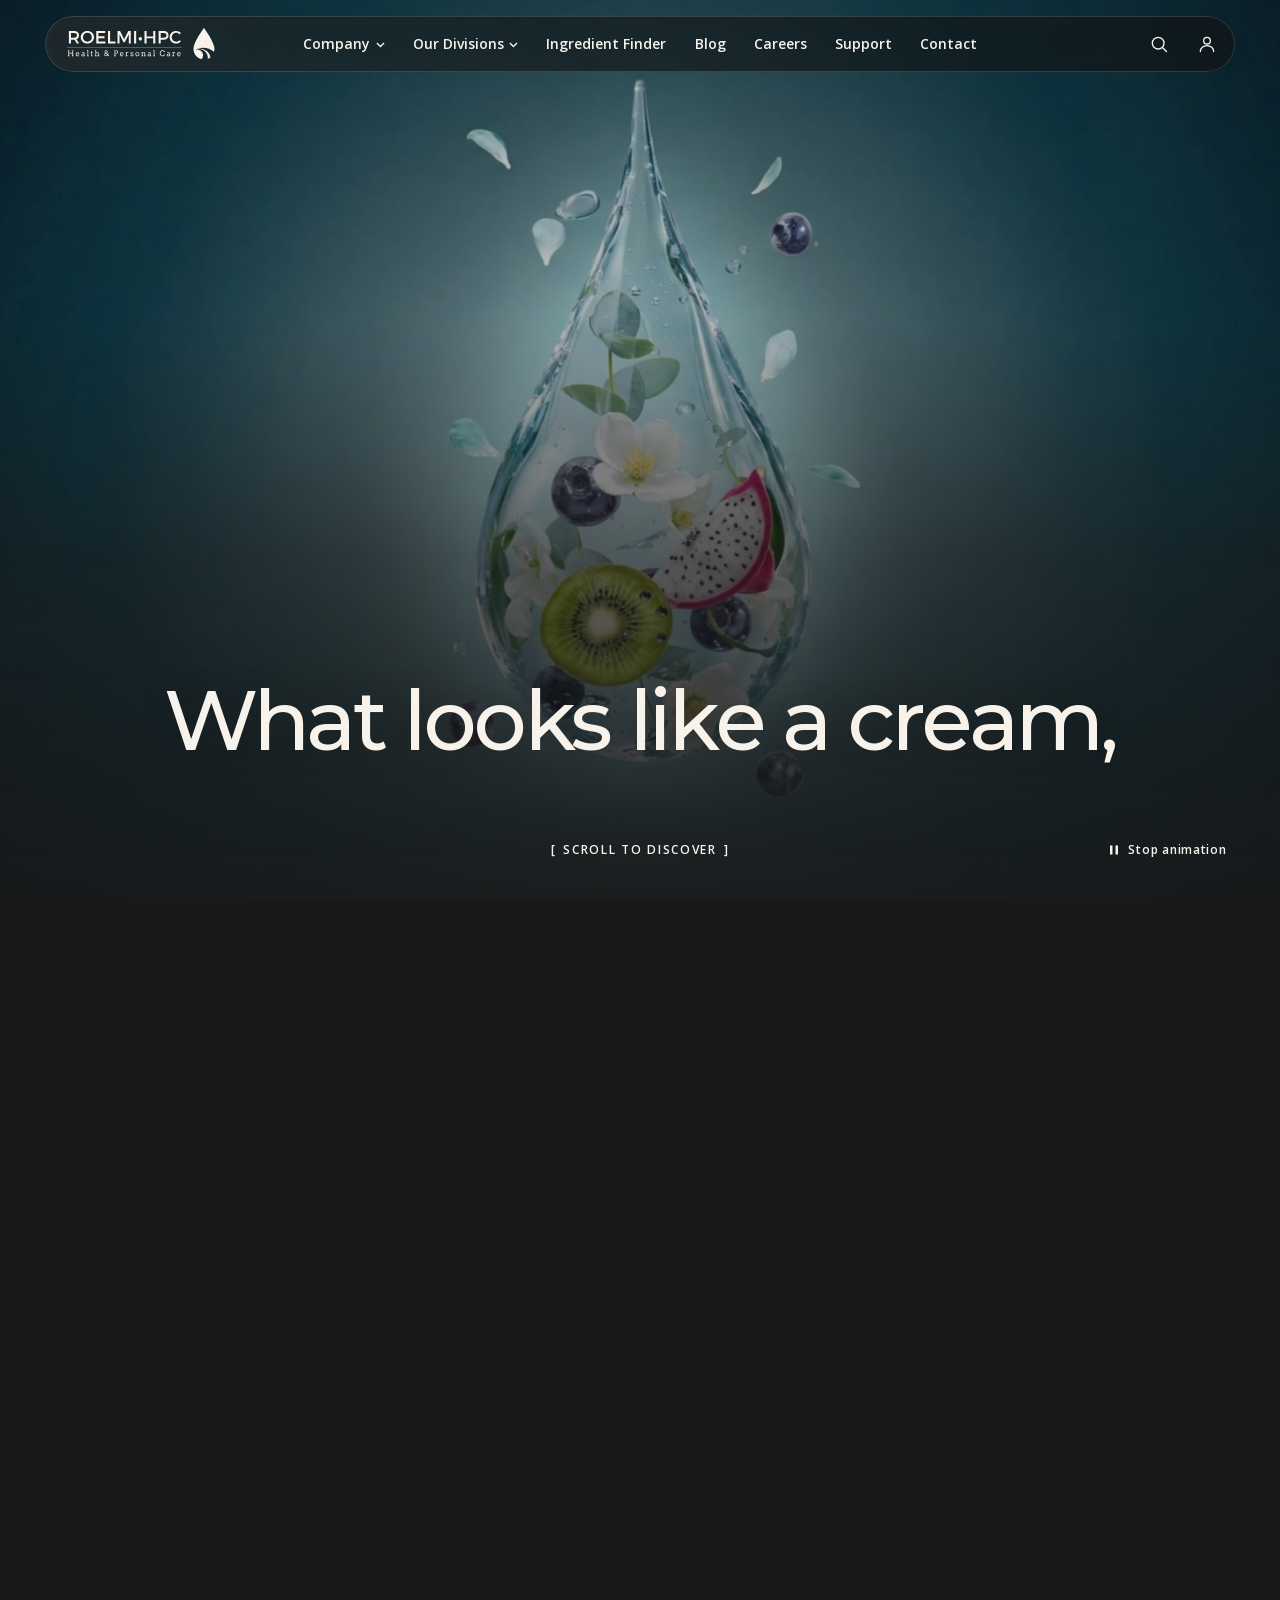
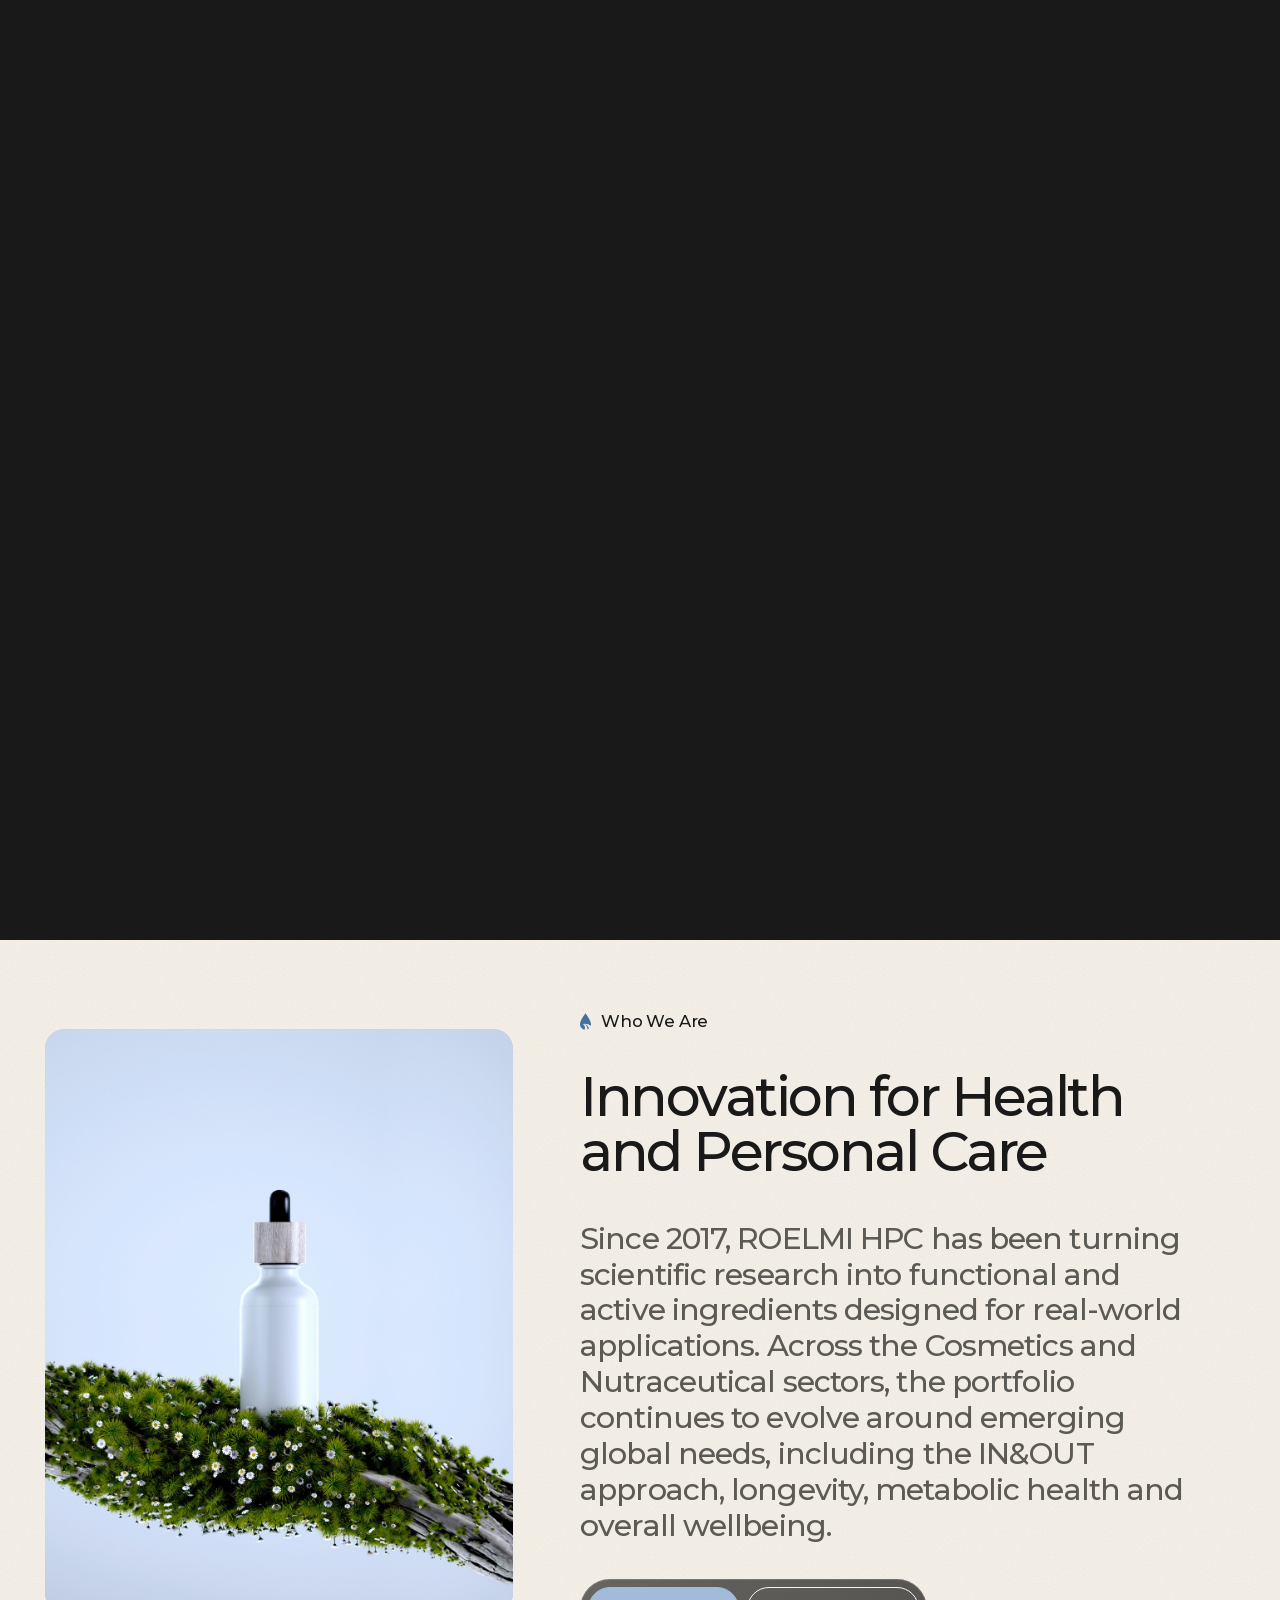
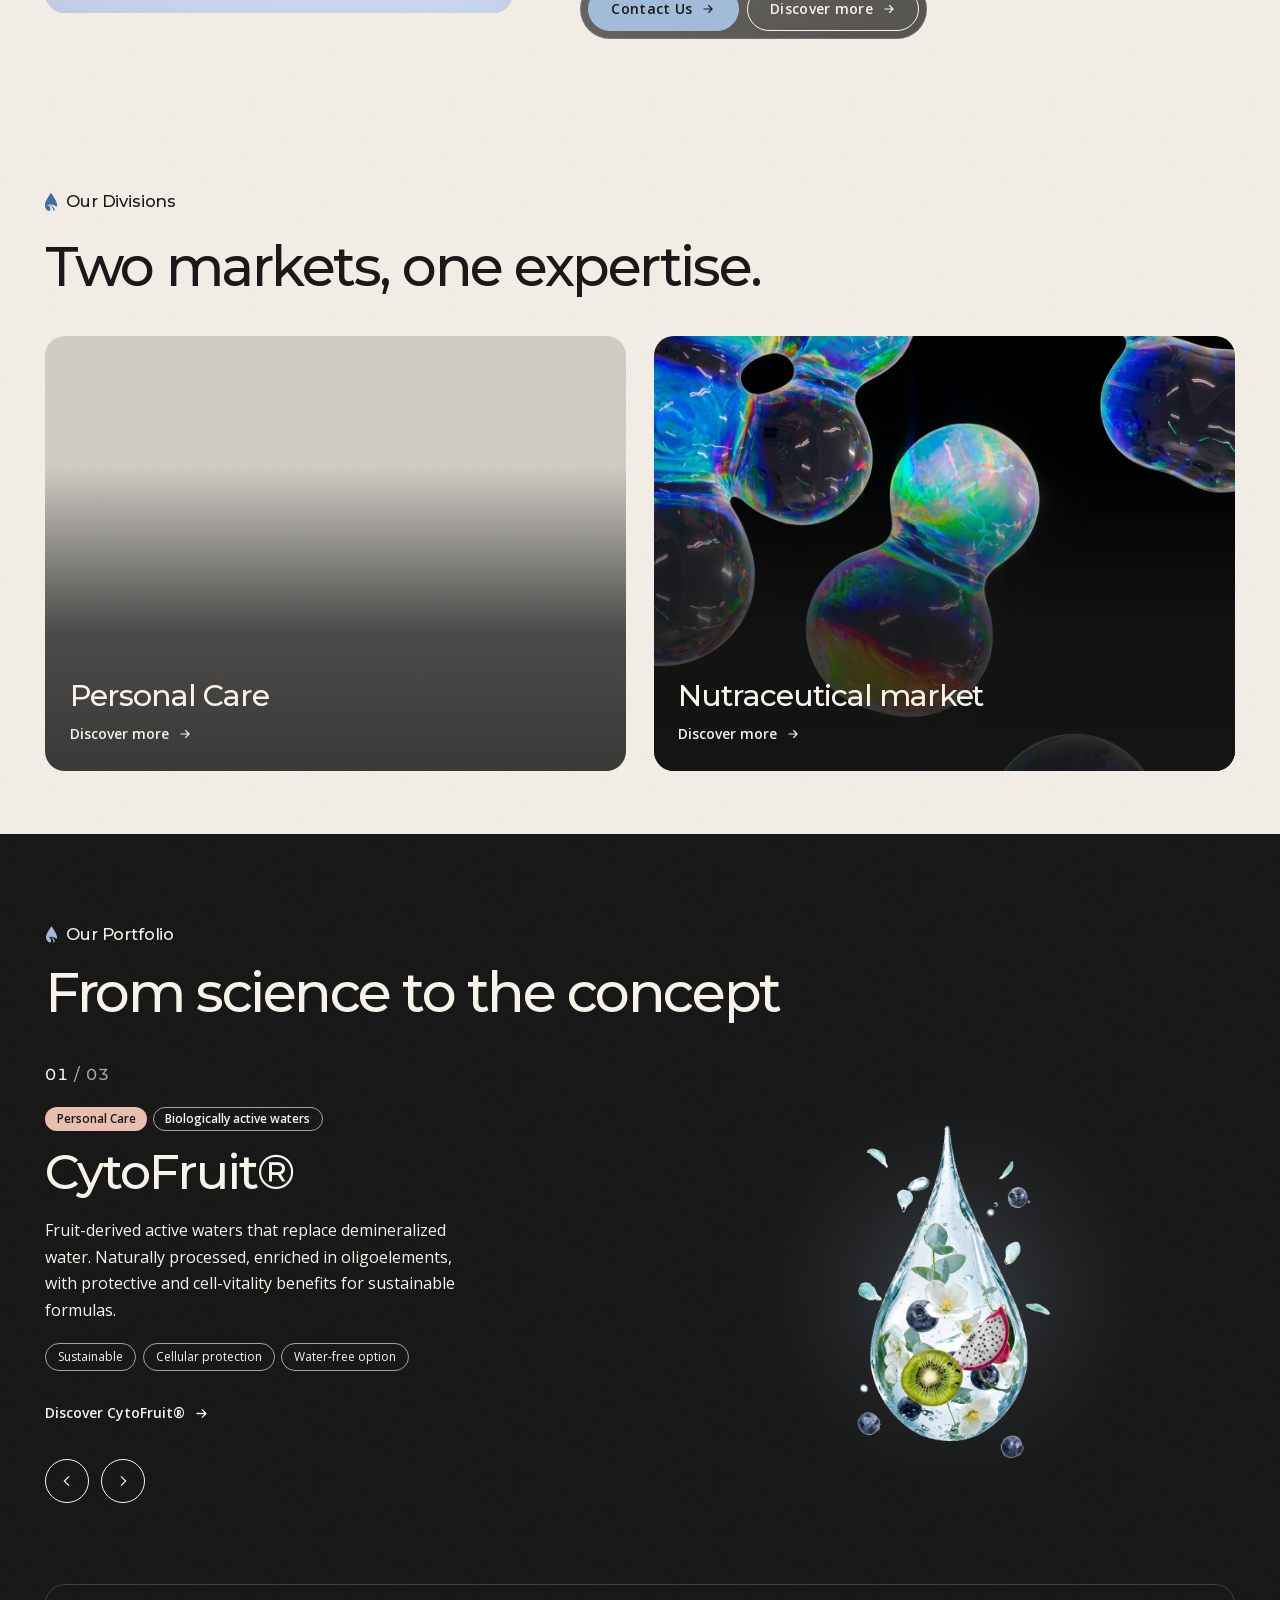
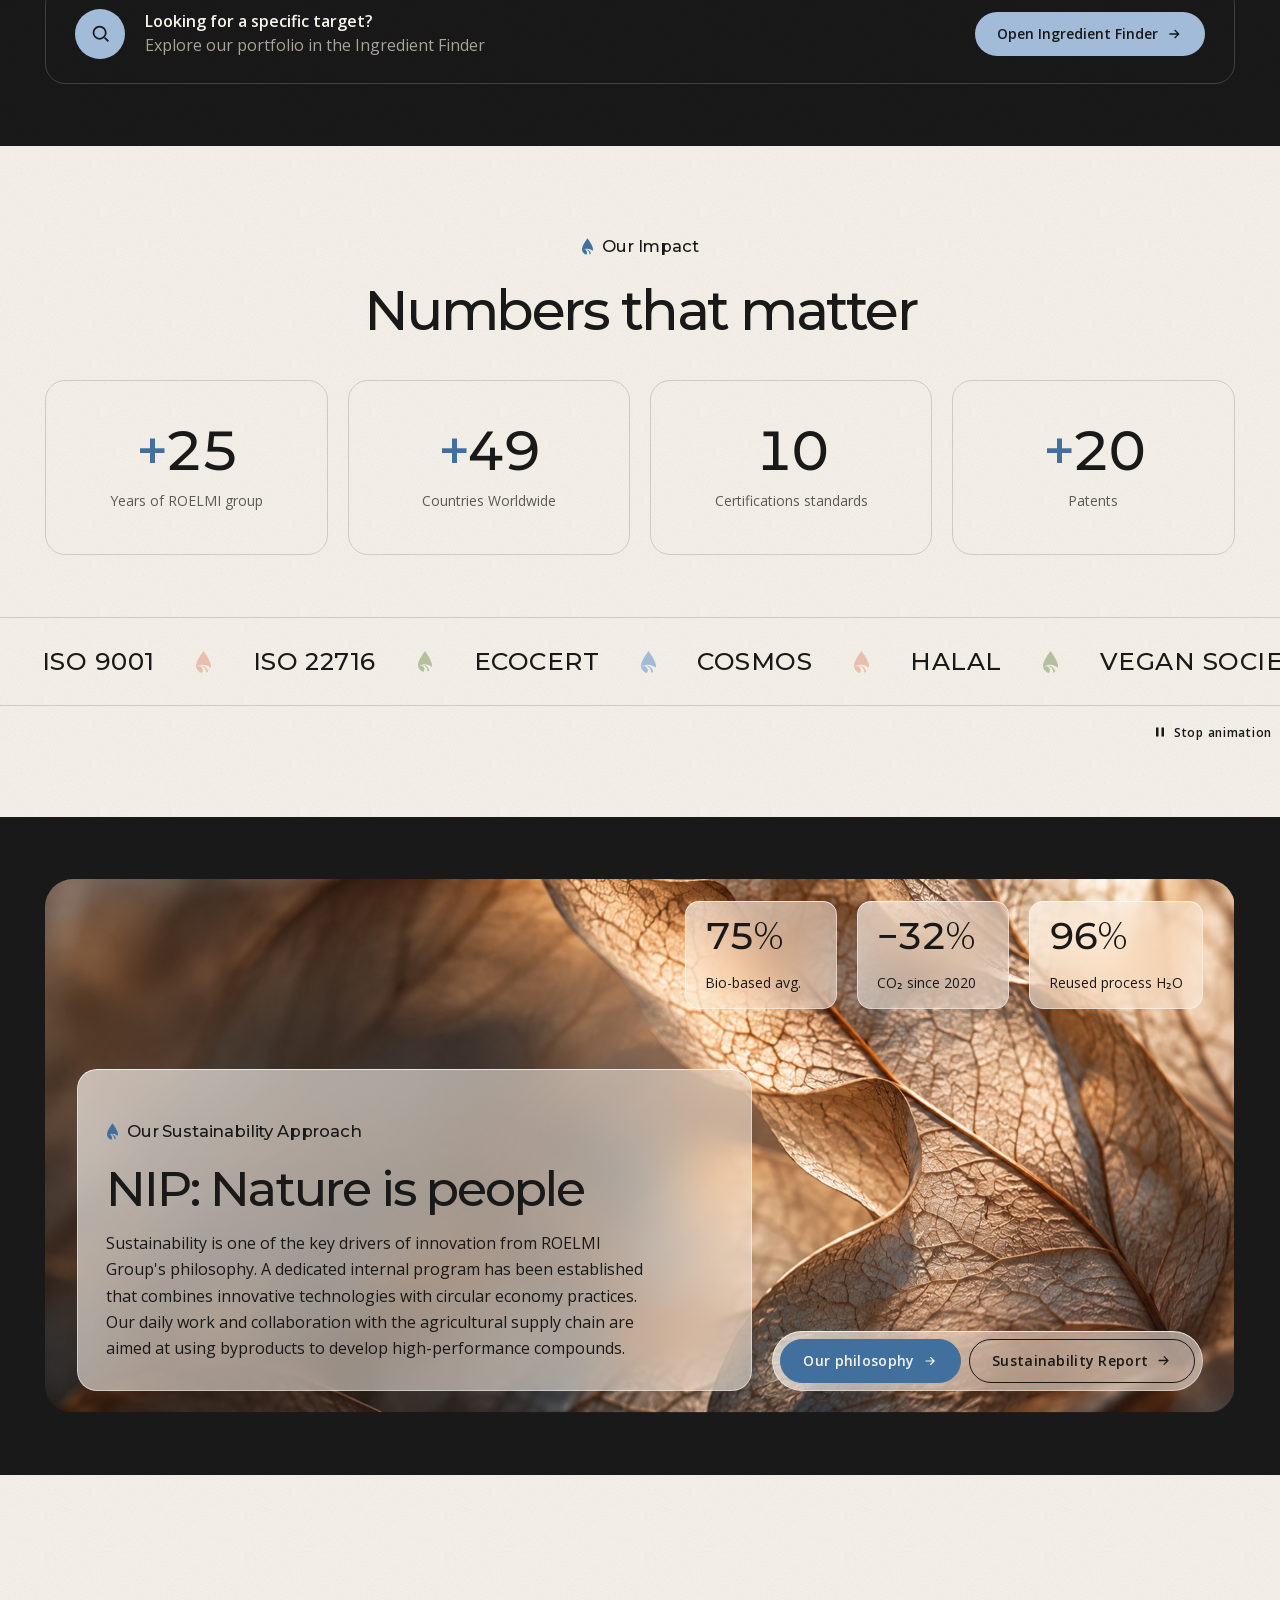
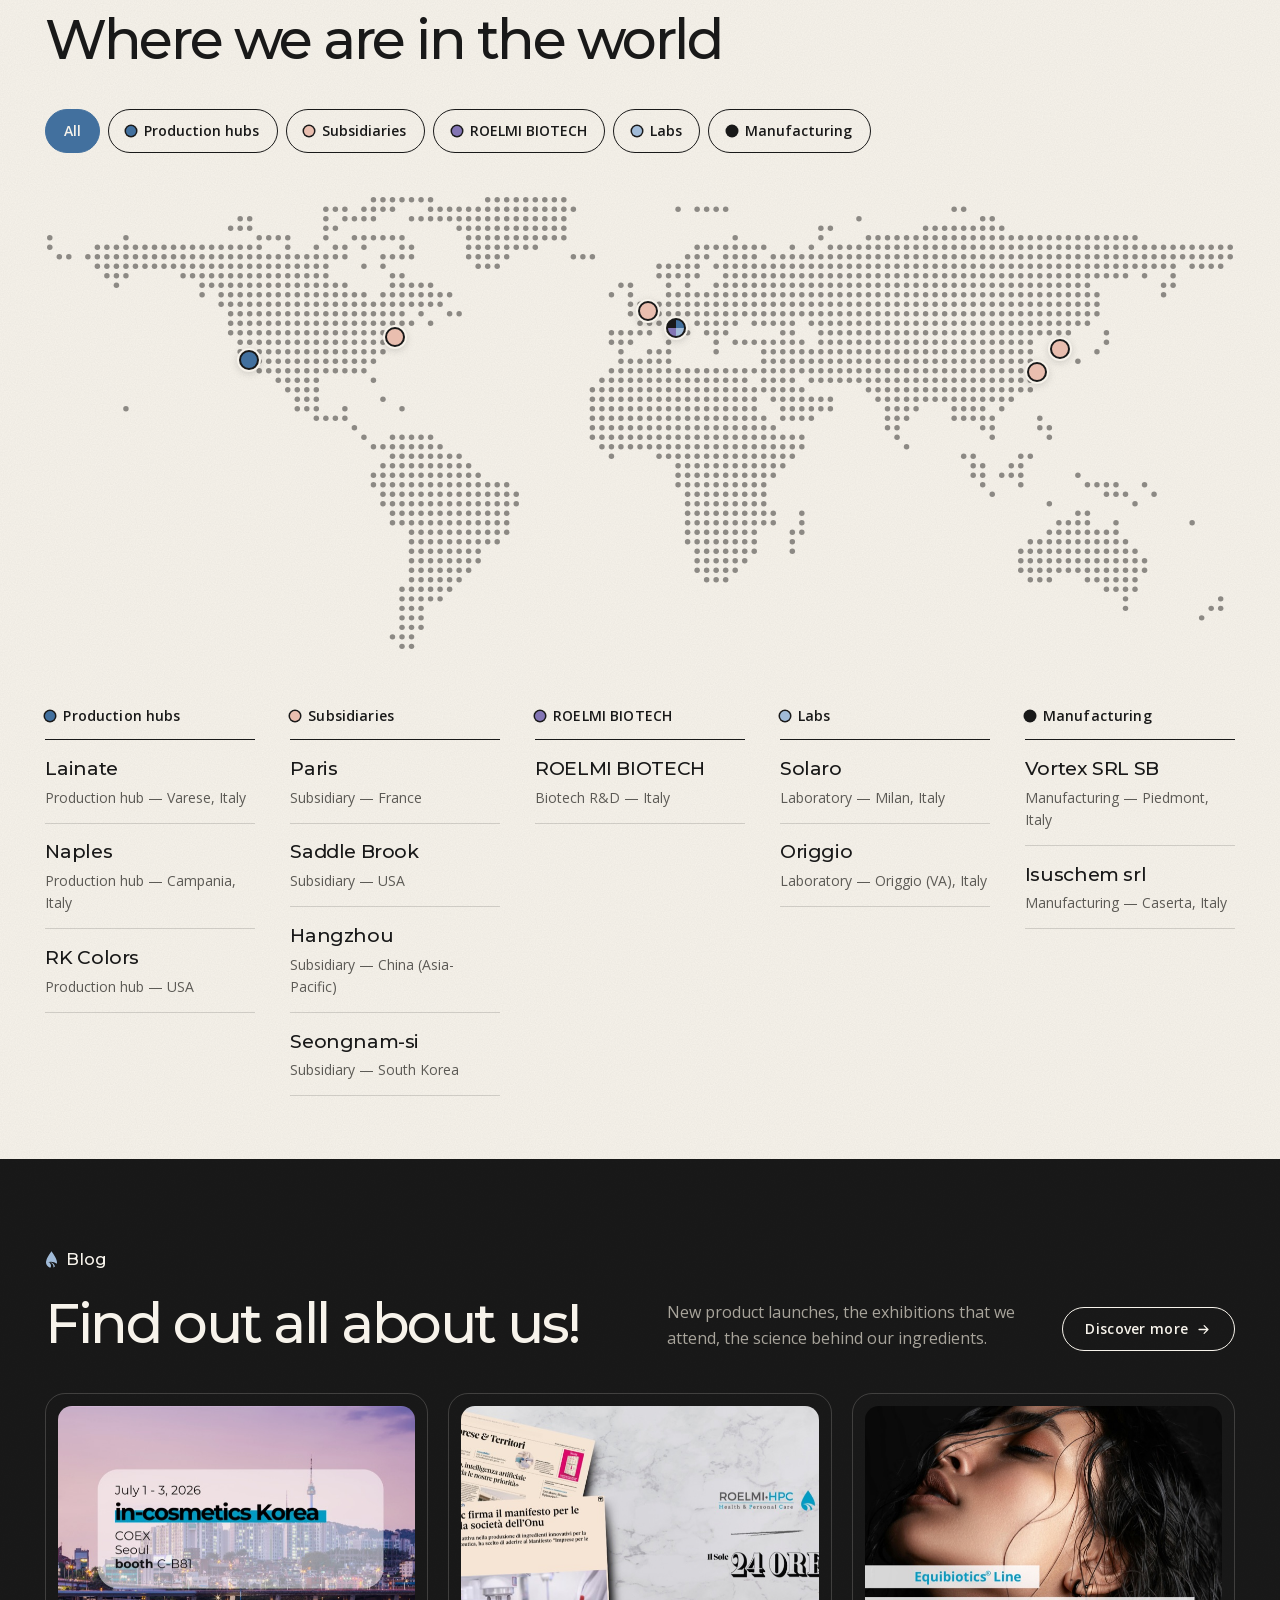
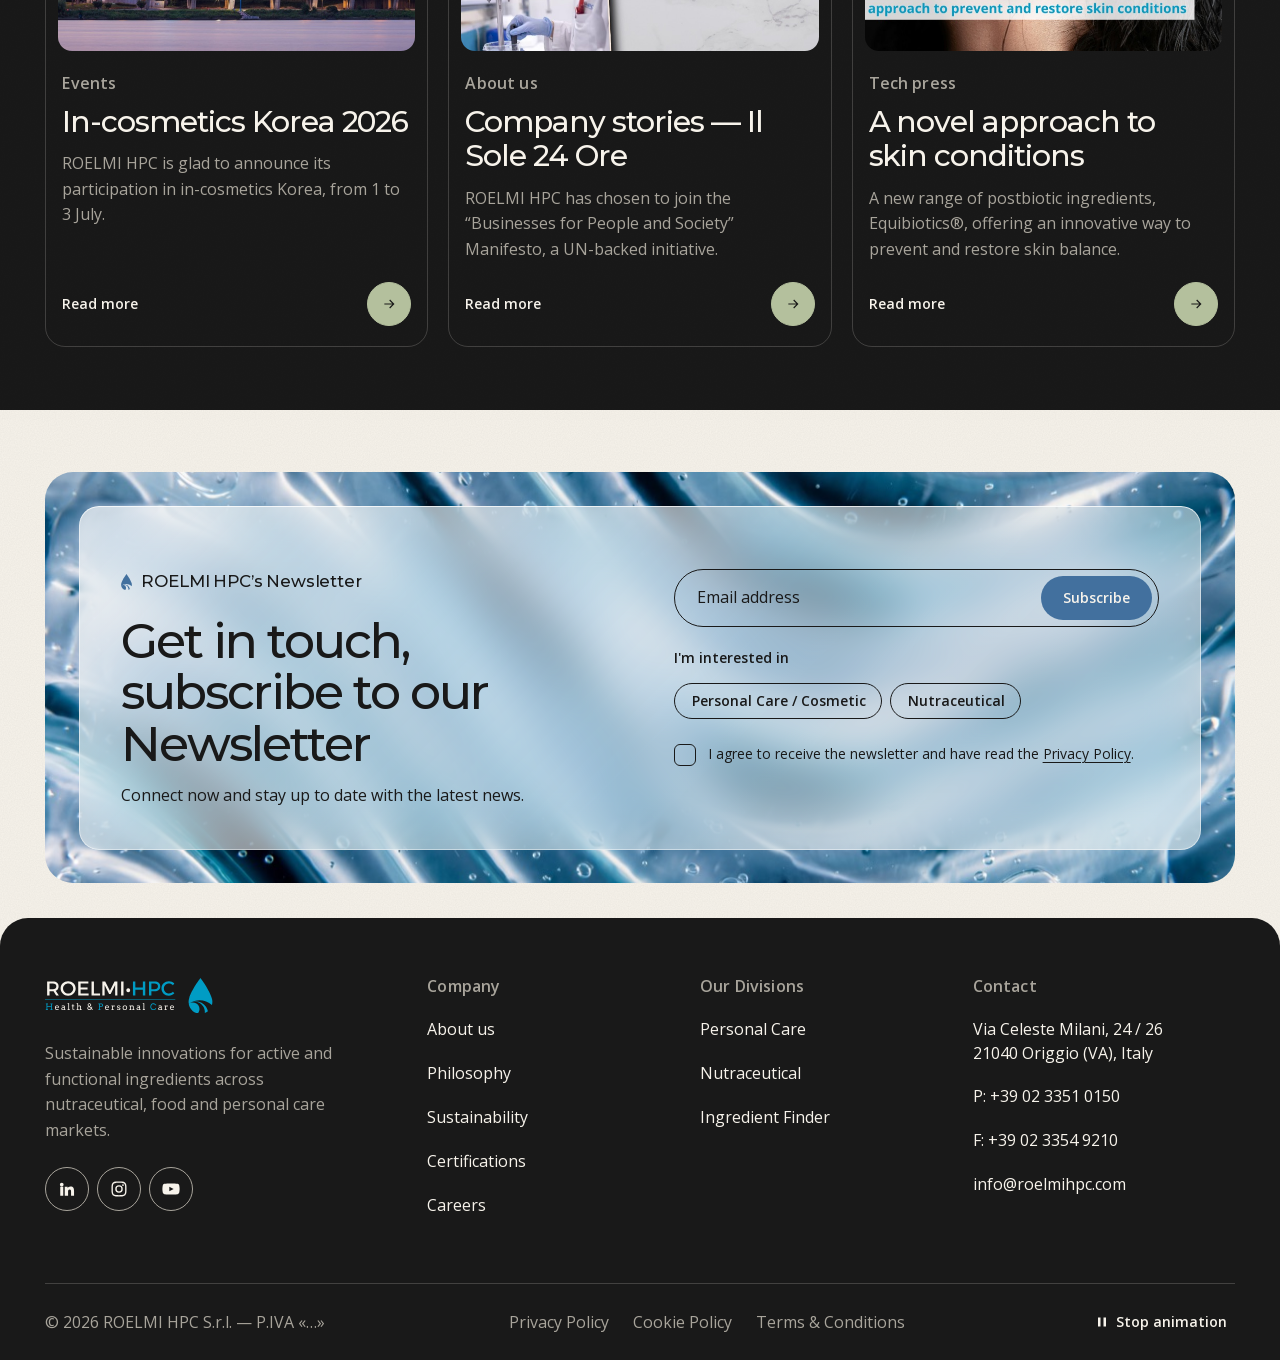
<file: index.html>
<!DOCTYPE html>
<html lang="en" class="no-js">
<head>
  <meta charset="UTF-8">
  <meta name="viewport" content="width=device-width, initial-scale=1">
  <title>ROELMI HPC — Real essence of sustainability</title>
  <meta name="description" content="Sustainable innovations for active and functional ingredients across nutraceutical, food and personal care markets.">
  <meta name="theme-color" content="#191919">
  <link rel="icon" href="images/favicon.svg" type="image/svg+xml">

  <!-- Anteprima quando il link viene condiviso (LinkedIn, WhatsApp, X…).
       Alla pubblicazione: rendere assoluti og:image e og:url (https://dominio/…) -->
  <meta property="og:type" content="website">
  <meta property="og:site_name" content="ROELMI HPC">
  <meta property="og:title" content="ROELMI HPC — Real essence of sustainability">
  <meta property="og:description" content="Sustainable innovations for active and functional ingredients across nutraceutical, food and personal care markets.">
  <meta property="og:image" content="images/og-image.jpg">
  <meta property="og:image:width" content="1200">
  <meta property="og:image:height" content="630">
  <meta property="og:image:alt" content="A water drop with fruit and flowers inside, ROELMI HPC">
  <meta name="twitter:card" content="summary_large_image">

  <script>document.documentElement.classList.replace('no-js', 'js');</script>

  <!-- Font: Montserrat (titoli) + Open Sans (testo), serviti dal sito (GDPR) -->
  <link rel="preload" as="font" type="font/woff2" href="fonts/montserrat-latin.woff2" crossorigin>
  <link rel="preload" as="font" type="font/woff2" href="fonts/opensans-latin.woff2" crossorigin>

  <link rel="preload" as="image" href="video/hero-goccia-poster.jpg" media="(min-width: 768px)">
  <link rel="preload" as="image" href="video/hero-goccia-poster-mobile.jpg" media="(max-width: 767.98px)">

  <!-- CSS -->
  <link rel="stylesheet" href="css/fonts.css">
  <link rel="stylesheet" href="css/reset.css">
  <link rel="stylesheet" href="css/base.css">
  <link rel="stylesheet" href="css/header.css">
  <link rel="stylesheet" href="css/hero.css">
  <link rel="stylesheet" href="css/who.css">
  <link rel="stylesheet" href="css/divisions.css">
  <link rel="stylesheet" href="css/portfolio.css">
  <link rel="stylesheet" href="css/impact.css">
  <link rel="stylesheet" href="css/nip.css">
  <link rel="stylesheet" href="css/presence.css">
  <link rel="stylesheet" href="css/blog.css">
  <link rel="stylesheet" href="css/newsletter.css">
  <link rel="stylesheet" href="css/footer.css">
  <link rel="stylesheet" href="css/popup.css">
</head>
<body>

  <!-- Logo ROELMI HPC: simboli richiamati con <use> (colore = currentColor) -->
  <svg width="0" height="0" style="position:absolute" aria-hidden="true" focusable="false">
    <symbol id="logo-roelmi" viewBox="0 0 256 54">
      <path d="M12.0334 17.0172C15.3679 17.0172 17.286 15.5943 17.286 12.6599C17.286 9.81631 15.3679 8.45615 12.0334 8.45615L6.90418 8.45615L6.90418 17.0172L12.0334 17.0172ZM13.0217 20.263C12.7103 20.2932 12.3729 20.2932 12.0334 20.2932L6.90418 20.2932L6.90418 26.813L3.25401 26.813L3.25401 5.18224L12.0334 5.18224C17.5649 5.18224 20.748 7.87013 20.748 12.5648C20.748 16.0268 19.1413 18.4682 16.2675 19.5818L21.1178 26.813L16.9767 26.813L13.0217 20.263Z"/>
      <path d="M27.5157 15.9972C27.5157 20.2939 31.0729 23.6954 35.3026 23.6954C39.5388 23.6954 43.0008 20.2939 43.0008 15.9972C43.0008 11.7026 39.5388 8.36382 35.3026 8.36382C31.0383 8.36382 27.5157 11.7026 27.5157 15.9972M46.7397 15.9972C46.7397 22.1752 41.7337 26.9671 35.2723 26.9671C28.8132 26.9671 23.8072 22.1752 23.8072 15.9972C23.8072 9.78669 28.8132 5.08558 35.2723 5.08558C41.7337 5.08558 46.7397 9.81696 46.7397 15.9972"/>
      <path d="M54.2809 8.45615L54.2809 14.2969L64.8487 14.2969L64.8487 17.5751L54.2809 17.5751L54.2809 23.539L66.4553 23.539L66.4553 26.813L50.6351 26.813L50.6351 5.18008L66.0856 5.18008L66.0856 8.45615L54.2809 8.45615Z"/>
      <path d="M83.9182 23.5064L83.9182 26.8127L70.9069 26.8127L70.9069 5.1777L74.5549 5.1777L74.5549 23.5064L83.9182 23.5064Z"/>
      <path d="M106.911 26.8134L106.881 10.6493L100.052 24.558L97.6708 24.558L90.8418 10.6493L90.8418 26.8134L87.4122 26.8134L87.4122 5.17835L91.7349 5.17835L98.8774 19.552L105.983 5.17835L110.28 5.17835L110.28 26.8134L106.911 26.8134Z"/>
      <path d="M115.997 26.8162L119.642 26.8162L119.642 5.18333L115.997 5.18333L115.997 26.8162Z"/>
      <path d="M129.75 18.5313C129.75 20.2915 128.513 21.6236 126.814 21.6236C125.146 21.6236 123.91 20.2915 123.91 18.5313C123.91 16.7711 125.146 15.5018 126.814 15.5018C128.513 15.5018 129.75 16.7711 129.75 18.5313"/>
      <path fill="#009CC4" style="fill: var(--logo-accent, #009CC4)" d="M197.061 8.42653L194.929 11.0841C193.352 9.38232 191.097 8.33354 188.902 8.33354C184.575 8.33354 181.174 11.6723 181.174 15.9345C181.174 20.2009 184.575 23.5678 188.902 23.5678C191.064 23.5678 193.292 22.5796 194.929 21.001L197.091 23.4143C194.898 25.5767 191.776 26.9671 188.718 26.9671C182.382 26.9671 177.469 22.1752 177.469 15.9669C177.469 9.81696 182.443 5.08558 188.841 5.08558C191.899 5.08558 194.959 6.35709 197.061 8.42653ZM149.128 26.8134L149.128 17.8523L137.662 17.8523L137.662 26.8134L134.017 26.8134L134.017 5.17835L137.662 5.17835L137.662 14.5762L149.128 14.5762L149.128 5.17835L152.773 5.17835L152.773 26.8134L149.128 26.8134ZM167.083 20.2932C172.522 20.2932 175.642 17.4497 175.642 12.5648C175.642 7.87013 172.522 5.18224 167.083 5.18224L158.462 5.18224L158.462 26.813L162.107 26.813L162.107 20.2932L167.083 20.2932ZM172.154 12.6599C172.154 15.5943 170.266 17.0172 166.928 17.0172L162.107 17.0172L162.107 8.45615L166.928 8.45615C170.266 8.45615 172.154 9.81631 172.154 12.6599Z"/>
      <path fill="#009CC4" style="fill: var(--logo-accent, #009CC4)" d="M167.99 41.4119C167.698 40.9145 167.311 40.5275 166.826 40.242C166.346 39.9587 165.81 39.816 165.217 39.816C164.709 39.816 164.249 39.9241 163.829 40.1361C163.412 40.3501 163.053 40.6377 162.754 40.9967C162.454 41.3557 162.223 41.773 162.058 42.2444C161.894 42.718 161.809 43.2175 161.809 43.7387C161.809 44.3571 161.902 44.9064 162.086 45.3864C162.268 45.86 162.506 46.2579 162.8 46.5758C163.094 46.8893 163.442 47.1531 163.851 47.365C164.253 47.5791 164.709 47.6808 165.217 47.6808C165.905 47.6808 166.504 47.5164 167.012 47.1812C167.525 46.8525 167.959 46.3011 168.323 45.5378L169.473 46.0827C169.307 46.5498 169.025 47.0061 168.628 47.4451C168.232 47.8797 167.743 48.2343 167.164 48.5025C166.582 48.7728 165.935 48.9047 165.23 48.9047C164.554 48.9047 163.933 48.7771 163.364 48.5241C162.798 48.2689 162.296 47.9056 161.851 47.4321C161.409 46.965 161.07 46.4071 160.839 45.7605C160.605 45.1161 160.488 44.4414 160.488 43.7387C160.488 43.0337 160.605 42.3655 160.839 41.7384C161.07 41.1092 161.399 40.5642 161.818 40.1015C162.238 39.6387 162.739 39.2711 163.323 39.0008C163.905 38.7348 164.536 38.5986 165.217 38.5986C165.821 38.5986 166.346 38.6851 166.785 38.8559C167.226 39.0289 167.598 39.2343 167.908 39.4722C168.215 39.7101 168.478 39.9717 168.701 40.2463L169.395 40.2463L169.395 41.4119L167.99 41.4119ZM8.31148 38.7975L11.527 38.7975L11.527 39.9241L10.5885 39.9241L10.5885 47.5834L11.527 47.5834L11.527 48.7101L8.31148 48.7101L8.31148 47.5834L9.30404 47.5834L9.30404 44.0219L3.56929 44.0219L3.56929 47.5834L4.56401 47.5834L4.56401 48.7101L1.34632 48.7101L1.34632 47.5834L2.28914 47.5834L2.28914 39.9241L1.34632 39.9241L1.34632 38.7975L4.56401 38.7975L4.56401 39.9241L3.56929 39.9241L3.56929 42.9234L9.30404 42.9234L9.30404 39.9241L8.31148 39.9241L8.31148 38.7975ZM86.5788 38.9694C86.2026 38.8548 85.7982 38.7986 85.3506 38.7986L81.3436 38.7986L81.3436 39.9274L82.2843 39.9274L82.2843 47.5845L81.3436 47.5845L81.3436 48.709L84.5591 48.709L84.5591 47.5845L83.5666 47.5845L83.5666 44.1182L85.3268 44.1182C85.7895 44.1182 86.2069 44.049 86.5853 43.9084C86.9594 43.77 87.2838 43.5797 87.5541 43.3419C87.8244 43.1018 88.0341 42.8229 88.1812 42.5007C88.3304 42.1785 88.4039 41.8411 88.4039 41.4778C88.4039 41.041 88.3304 40.6561 88.179 40.321C88.0276 39.9836 87.8179 39.7047 87.5454 39.4798C87.273 39.2527 86.9508 39.0862 86.5788 38.9694ZM85.3506 43.0456L83.5666 43.0456L83.5666 39.9274L85.1884 39.9274C85.8371 39.9274 86.3107 40.0615 86.6091 40.3339C86.9032 40.6086 87.0524 40.9891 87.0524 41.4778C87.0524 41.7352 87.007 41.9601 86.9248 42.1568C86.8405 42.3536 86.7215 42.5158 86.5702 42.6477C86.4231 42.7796 86.2415 42.8748 86.0361 42.9461C85.8285 43.011 85.5993 43.0456 85.3506 43.0456Z"/>
      <path d="M18.3148 42.7781C18.0316 42.7781 17.7829 42.8192 17.5731 42.8992C17.3634 42.9814 17.1839 43.0938 17.0325 43.2452C16.8855 43.3966 16.7644 43.5804 16.6779 43.7966C16.5871 44.015 16.5222 44.2637 16.4768 44.5297L19.9907 44.5297C19.9734 44.2767 19.9302 44.0431 19.8675 43.8334C19.8026 43.6171 19.7096 43.4333 19.5755 43.2755C19.4458 43.1176 19.2793 42.9965 19.0717 42.91C18.8706 42.8214 18.6154 42.7781 18.3148 42.7781L18.3148 42.7781ZM16.4119 45.479C16.4119 45.6714 16.4249 45.8444 16.453 46.0044C16.4833 46.1623 16.5222 46.318 16.5763 46.4607C16.7384 46.8954 16.9958 47.2241 17.3504 47.4446C17.705 47.6652 18.1073 47.7776 18.557 47.7776C18.9095 47.7776 19.2512 47.7257 19.5885 47.6263C19.9215 47.529 20.2697 47.3776 20.6351 47.1657L21.1282 47.996C20.6805 48.3031 20.2372 48.5302 19.7853 48.6772C19.3355 48.8242 18.8706 48.8999 18.3862 48.8999C17.9299 48.8999 17.5039 48.8242 17.1169 48.6707C16.7255 48.5172 16.3903 48.2901 16.107 47.9896C15.8259 47.689 15.6053 47.3149 15.4475 46.8673C15.2875 46.4175 15.2096 45.892 15.2096 45.2952C15.2096 44.8108 15.2766 44.3545 15.4107 43.9264C15.5448 43.496 15.7502 43.1198 16.0184 42.7997C16.2843 42.4819 16.6173 42.2267 17.0131 42.0407C17.411 41.8504 17.8737 41.7575 18.3992 41.7575C18.9095 41.7575 19.3355 41.8353 19.6772 41.9888C20.021 42.1445 20.3 42.35 20.5162 42.6051C20.7324 42.8603 20.8946 43.1522 21.0049 43.4787C21.1152 43.8074 21.1952 44.1404 21.2406 44.4778C21.2579 44.6421 21.273 44.8108 21.2795 44.9838C21.2882 45.1525 21.2903 45.3168 21.2903 45.479L16.4119 45.479Z"/>
      <path d="M27.4217 47.878C27.5839 47.878 27.7439 47.8607 27.9061 47.8196C28.0682 47.7807 28.2218 47.7288 28.3623 47.6596C28.505 47.5925 28.6413 47.5125 28.7624 47.426C28.8835 47.3352 28.9873 47.2422 29.0716 47.1449L29.0759 45.6182L27.666 45.6182C27.4282 45.6182 27.2141 45.642 27.0195 45.6961C26.8248 45.748 26.6583 45.8215 26.5156 45.9253C26.3751 46.0248 26.2648 46.148 26.1848 46.2972C26.1069 46.4443 26.068 46.6151 26.068 46.8076C26.068 46.9871 26.1004 47.1406 26.1653 47.2768C26.2323 47.4066 26.3232 47.519 26.4421 47.6077C26.5632 47.6963 26.7059 47.7634 26.8724 47.8109C27.0368 47.8585 27.2206 47.878 27.4217 47.878L27.4217 47.878ZM29.0716 48.0812C28.8121 48.3213 28.5267 48.518 28.2174 48.6716C27.9061 48.8229 27.5493 48.9008 27.1535 48.9008C26.8227 48.9008 26.5178 48.8446 26.2432 48.7429C25.9664 48.637 25.7242 48.4943 25.5274 48.3148C25.3263 48.131 25.1684 47.9234 25.0581 47.6833C24.9479 47.4433 24.8916 47.1882 24.8916 46.9179C24.8916 46.6303 24.9327 46.3751 25.0192 46.1524C25.1036 45.9318 25.2182 45.7393 25.3587 45.5728C25.4993 45.4106 25.6658 45.2723 25.8561 45.1598C26.0464 45.0495 26.2432 44.9587 26.4529 44.8938C26.6583 44.8246 26.8703 44.7792 27.0865 44.7511C27.2984 44.723 27.506 44.7079 27.7049 44.7079C28.0163 44.7079 28.2802 44.7165 28.4942 44.7381C28.7083 44.7576 28.9029 44.7814 29.0759 44.8181L29.0824 44.2624C29.0824 44.0245 29.05 43.8148 28.9786 43.6396C28.9073 43.4623 28.8099 43.3153 28.6824 43.2006C28.5569 43.086 28.4077 42.9995 28.2304 42.9433C28.0531 42.8849 27.8585 42.859 27.6379 42.859C27.4303 42.859 27.2357 42.8741 27.0497 42.9001C26.8594 42.9303 26.6864 42.9671 26.5243 43.0104C26.3599 43.0579 26.2086 43.1098 26.0702 43.166C25.9339 43.2288 25.8193 43.2871 25.722 43.352L25.322 42.5108C25.482 42.4049 25.6636 42.3097 25.8518 42.2189C26.0442 42.1281 26.2453 42.0546 26.4572 41.9897C26.667 41.927 26.8832 41.8772 27.106 41.8405C27.3265 41.8037 27.5428 41.7864 27.7547 41.7864C28.1482 41.7864 28.5007 41.8297 28.8164 41.927C29.1278 42.02 29.396 42.1627 29.6122 42.3595C29.8306 42.5584 29.9993 42.8071 30.116 43.1098C30.235 43.4147 30.2934 43.7759 30.2934 44.1975L30.2869 47.5839L31.0372 47.5839L31.0372 48.7083L29.0716 48.7083L29.0716 48.0812Z"/>
      <path d="M34.5012 38.5337L36.7004 38.5337L36.7004 47.5856L37.7167 47.5856L37.7167 48.7079L34.5012 48.7079L34.5012 47.5856L35.483 47.5856L35.483 39.6603L34.5012 39.6603L34.5012 38.5337Z"/>
      <path d="M43.0136 41.9335L44.6008 41.9335L44.6008 42.9217L43.0006 42.9217L42.9812 46.8335C42.9812 47.0995 43.0136 47.3157 43.0742 47.4801C43.1347 47.6466 43.2342 47.759 43.3682 47.8239C43.5023 47.8866 43.6537 47.9212 43.8245 47.9212C44.0062 47.9212 44.1705 47.9018 44.3089 47.8693C44.4494 47.8347 44.5987 47.7807 44.7652 47.7028L45.0463 48.5202C44.8365 48.6283 44.6181 48.717 44.3889 48.7775C44.1554 48.8402 43.8851 48.8748 43.5693 48.8748C43.2709 48.8748 43.0136 48.8338 42.793 48.7624C42.5746 48.691 42.3887 48.5699 42.2395 48.4034C42.0881 48.2326 41.9756 48.0056 41.9021 47.7179C41.8264 47.4325 41.7918 47.0757 41.7918 46.6497L41.8113 42.9217L40.7301 42.9217L40.7301 41.9335L41.8243 41.9335L41.8243 40.3138L43.0136 39.7516L43.0136 41.9335Z"/>
      <path d="M48.2687 38.5337L50.4138 38.5337L50.4138 42.6812L50.4549 42.6812C50.5739 42.558 50.7166 42.4455 50.8766 42.3396C51.0345 42.2315 51.2031 42.1385 51.3761 42.0606C51.5491 41.9828 51.7308 41.9179 51.9167 41.8768C52.1027 41.8336 52.3016 41.8119 52.5049 41.8119C52.8682 41.8119 53.1969 41.8617 53.4888 41.9612C53.7786 42.0628 54.0294 42.2163 54.2327 42.4174C54.4381 42.625 54.596 42.8867 54.7084 43.2067C54.8187 43.5289 54.8728 43.9052 54.8728 44.3441L54.8728 47.5856L55.8934 47.5856L55.8934 48.7079L52.6779 48.7079L52.6779 47.5856L53.6056 47.5856L53.6056 44.4933C53.6056 43.9744 53.4737 43.5786 53.212 43.3127C52.9482 43.0424 52.5698 42.9083 52.0767 42.9083C51.7935 42.9083 51.5123 42.9775 51.2247 43.1072C50.9393 43.2435 50.6647 43.4078 50.4138 43.6111L50.4138 47.5856L51.3956 47.5856L51.3956 48.7079L48.1779 48.7079L48.1779 47.5856L49.2007 47.5856L49.2007 39.6603L48.2687 39.6603L48.2687 38.5337Z"/>
      <path d="M68.7198 42.0012C68.8344 41.8757 68.9296 41.7395 69.0074 41.5773C69.0853 41.4195 69.1242 41.253 69.1242 41.0778C69.1242 40.894 69.0853 40.7167 69.0053 40.5502C68.9252 40.3793 68.815 40.2301 68.6809 40.0961C68.5447 39.9685 68.3868 39.8625 68.2073 39.789C68.0257 39.709 67.8332 39.6722 67.6364 39.6722C67.4159 39.6722 67.2191 39.709 67.0418 39.7825C66.8666 39.8539 66.7131 39.9533 66.5877 40.0766C66.4622 40.2042 66.3628 40.3512 66.2936 40.5199C66.2244 40.6886 66.1876 40.868 66.1876 41.0627C66.1876 41.2486 66.233 41.4411 66.3239 41.6422C66.4147 41.8476 66.5747 42.0595 66.8104 42.2823L67.3921 42.8229C67.6516 42.7126 67.8916 42.5872 68.1187 42.4574C68.3457 42.3277 68.5447 42.1741 68.7198 42.0012L68.7198 42.0012ZM66.6871 44.356C66.5358 44.4144 66.4039 44.4987 66.2849 44.6069C66.1638 44.7128 66.06 44.8361 65.9714 44.9723C65.8849 45.1107 65.82 45.2599 65.7703 45.4178C65.7227 45.5756 65.6989 45.7378 65.6989 45.8978C65.6989 46.1508 65.7465 46.3844 65.846 46.6006C65.9454 46.819 66.0795 47.0028 66.2503 47.1607C66.4233 47.3186 66.6266 47.4418 66.858 47.5305C67.0937 47.6191 67.3424 47.6645 67.6083 47.6645C67.8332 47.6645 68.0473 47.6321 68.2484 47.5759C68.4495 47.5197 68.6355 47.4418 68.8106 47.3402C68.9836 47.2385 69.1458 47.1131 69.2907 46.9747C69.4377 46.832 69.5761 46.6785 69.7016 46.512L67.2148 44.1117L66.6871 44.356ZM72.0175 48.7479L70.4714 47.2558C70.2876 47.4829 70.093 47.6905 69.8767 47.8808C69.6626 48.0667 69.4356 48.2289 69.1934 48.3652C68.9512 48.5057 68.696 48.6117 68.4214 48.6895C68.1489 48.763 67.8613 48.8041 67.5543 48.8041C67.1348 48.8041 66.7369 48.7263 66.3693 48.5771C66.0017 48.43 65.6816 48.2289 65.407 47.9716C65.1345 47.7121 64.9204 47.4094 64.7647 47.0569C64.6069 46.7066 64.529 46.3282 64.529 45.9238C64.529 45.6578 64.5701 45.3983 64.6501 45.1475C64.728 44.8988 64.8404 44.6631 64.981 44.4447C65.1259 44.2284 65.2902 44.0295 65.4783 43.8543C65.6686 43.6835 65.9671 43.4911 66.3649 43.29L65.9325 42.8704C65.8222 42.7667 65.7097 42.6456 65.6038 42.5093C65.4978 42.3753 65.4048 42.2282 65.3227 42.0725C65.2426 41.9168 65.1756 41.7525 65.1259 41.5838C65.0761 41.413 65.0502 41.2421 65.0502 41.0778C65.0502 40.7296 65.1194 40.4074 65.2535 40.1047C65.3897 39.8041 65.5713 39.5403 65.807 39.3197C66.0384 39.0949 66.3152 38.9219 66.6266 38.7943C66.9423 38.6645 67.2775 38.6018 67.6364 38.6018C68.0149 38.6018 68.3652 38.6667 68.6895 38.8029C69.0139 38.937 69.2929 39.1208 69.5307 39.3457C69.7686 39.5706 69.9502 39.8344 70.0865 40.1371C70.2205 40.4356 70.2876 40.7513 70.2876 41.0778C70.2876 41.3395 70.2638 41.5687 70.2119 41.7698C70.1578 41.9666 70.0865 42.1439 69.987 42.3017C69.894 42.4574 69.7794 42.6001 69.6453 42.7299C69.5134 42.8575 69.3707 42.9764 69.2215 43.0845C69.0723 43.197 68.9144 43.2964 68.7587 43.3829C68.6031 43.4716 68.4409 43.5603 68.2744 43.6403L70.2746 45.5043C70.4173 45.1864 70.5276 44.8707 70.6119 44.5636C70.6984 44.2501 70.7655 43.9668 70.813 43.7116L72.0413 43.7116C71.9678 44.1225 71.8553 44.5506 71.7018 44.9896C71.5483 45.4308 71.3536 45.8611 71.1201 46.2827L72.9236 47.9586L72.0175 48.7479Z"/>
      <path d="M94.5772 42.7781C94.2918 42.7781 94.0452 42.8192 93.8333 42.8992C93.6236 42.9814 93.4419 43.0938 93.2949 43.2452C93.1435 43.3966 93.0267 43.5804 92.9381 43.7966C92.8473 44.015 92.7802 44.2637 92.7391 44.5297L96.2487 44.5297C96.2314 44.2767 96.1925 44.0431 96.1298 43.8334C96.0671 43.6171 95.9676 43.4333 95.8379 43.2755C95.706 43.1176 95.5416 42.9965 95.334 42.91C95.1286 42.8214 94.8778 42.7781 94.5772 42.7781L94.5772 42.7781ZM92.6743 45.479C92.6743 45.6714 92.6872 45.8444 92.7153 46.0044C92.7456 46.1623 92.7845 46.318 92.8343 46.4607C92.9986 46.8954 93.256 47.2241 93.6128 47.4446C93.9674 47.6652 94.3696 47.7776 94.8172 47.7776C95.1719 47.7776 95.5135 47.7257 95.8465 47.6263C96.1817 47.529 96.532 47.3776 96.8996 47.1657L97.3883 47.996C96.9429 48.3031 96.4953 48.5302 96.0498 48.6772C95.5979 48.8242 95.1329 48.8999 94.6486 48.8999C94.1901 48.8999 93.7663 48.8242 93.3749 48.6707C92.9857 48.5172 92.6483 48.2901 92.3694 47.9896C92.0882 47.689 91.8698 47.3149 91.7098 46.8673C91.5498 46.4175 91.4698 45.892 91.4698 45.2952C91.4698 44.8108 91.539 44.3545 91.6731 43.9264C91.8093 43.496 92.0104 43.1198 92.2764 42.7997C92.5467 42.4819 92.8775 42.2267 93.2733 42.0407C93.6711 41.8504 94.1361 41.7575 94.6615 41.7575C95.1719 41.7575 95.5979 41.8353 95.9395 41.9888C96.2833 42.1445 96.5623 42.35 96.7764 42.6051C96.9926 42.8603 97.157 43.1522 97.2673 43.4787C97.3797 43.8074 97.4554 44.1404 97.4986 44.4778C97.5202 44.6421 97.5354 44.8108 97.5419 44.9838C97.5484 45.1525 97.5527 45.3168 97.5527 45.479L92.6743 45.479Z"/>
      <path d="M106.221 43.3674L104.978 43.3674L104.978 42.95C104.833 42.95 104.688 42.976 104.537 43.0322C104.385 43.0841 104.245 43.1684 104.115 43.2809C103.983 43.3912 103.871 43.5317 103.771 43.7025C103.674 43.8734 103.603 44.0788 103.561 44.3145L103.561 47.5819L104.71 47.5819L104.71 48.7107L101.347 48.7107L101.347 47.5819L102.283 47.5819L102.29 43.056L101.347 43.056L101.347 41.9337L103.512 41.9337L103.512 42.87C103.594 42.7295 103.68 42.6019 103.78 42.4808C103.877 42.3597 103.983 42.2559 104.104 42.1672C104.225 42.0786 104.357 42.0072 104.504 41.9596C104.649 41.9077 104.807 41.8818 104.978 41.8818L105.618 41.8818C105.819 41.8818 106.02 41.8861 106.221 41.8948L106.221 43.3674Z"/>
      <path d="M113.552 43.285C113.468 43.1574 113.358 43.0514 113.221 42.9714C113.087 42.8914 112.936 42.8309 112.772 42.7941C112.607 42.7595 112.443 42.7379 112.287 42.7379C112.112 42.7379 111.952 42.7595 111.807 42.7984C111.66 42.8374 111.537 42.8936 111.429 42.9693C111.327 43.0428 111.243 43.1315 111.184 43.2396C111.124 43.3477 111.098 43.4645 111.098 43.5985C111.098 43.8234 111.167 44.0029 111.301 44.1348C111.44 44.2689 111.671 44.3943 111.993 44.5024L113.293 44.963C113.853 45.149 114.262 45.4042 114.515 45.7264C114.774 46.0507 114.904 46.4356 114.904 46.8854C114.904 47.186 114.843 47.4628 114.724 47.7115C114.603 47.9645 114.432 48.1785 114.212 48.3515C113.993 48.531 113.73 48.6651 113.418 48.7646C113.109 48.8619 112.765 48.9138 112.382 48.9138C111.857 48.9138 111.429 48.8273 111.098 48.6564C110.765 48.4856 110.51 48.265 110.332 47.9818L109.651 47.9818L109.651 46.8573L111.005 46.8573C111.005 47.0433 111.046 47.2055 111.124 47.3395C111.206 47.4736 111.314 47.5796 111.446 47.6617C111.578 47.7461 111.731 47.8088 111.896 47.8455C112.067 47.8866 112.237 47.9082 112.41 47.9082C112.581 47.9082 112.743 47.8866 112.904 47.8434C113.059 47.8023 113.198 47.7417 113.319 47.6596C113.438 47.5796 113.531 47.4822 113.602 47.3698C113.671 47.2552 113.706 47.1254 113.706 46.9827C113.706 46.7643 113.637 46.5784 113.492 46.427C113.353 46.2756 113.113 46.1372 112.772 46.0161L111.476 45.5317C110.949 45.3458 110.557 45.1057 110.302 44.816C110.047 44.5241 109.922 44.1608 109.922 43.7261C109.922 43.4385 109.976 43.1725 110.082 42.9282C110.185 42.686 110.341 42.4741 110.546 42.2968C110.748 42.1194 110.992 41.981 111.288 41.8837C111.578 41.7843 111.913 41.7324 112.287 41.7324C112.772 41.7324 113.176 41.7994 113.505 41.9335C113.831 42.0697 114.125 42.3011 114.387 42.6276L115.021 42.6276L115.021 43.7542L113.678 43.7542C113.678 43.5704 113.639 43.4147 113.552 43.285"/>
      <path d="M119.603 45.3207C119.603 45.7099 119.657 46.0602 119.768 46.3759C119.878 46.6873 120.032 46.9555 120.228 47.176C120.419 47.3966 120.646 47.5674 120.901 47.6885C121.156 47.8053 121.426 47.8659 121.714 47.8659C122.014 47.8659 122.293 47.8075 122.555 47.6907C122.812 47.5739 123.042 47.4031 123.23 47.1825C123.422 46.962 123.574 46.6982 123.682 46.3803C123.792 46.071 123.846 45.7164 123.846 45.3207C123.846 44.9142 123.792 44.5509 123.682 44.2308C123.574 43.9129 123.422 43.647 123.234 43.4329C123.044 43.2188 122.819 43.0566 122.557 42.9485C122.298 42.8382 122.014 42.7842 121.714 42.7842C121.426 42.7842 121.156 42.8382 120.901 42.9485C120.646 43.0566 120.419 43.2188 120.228 43.4329C120.032 43.647 119.878 43.9129 119.768 44.2308C119.657 44.5509 119.603 44.9142 119.603 45.3207M118.315 45.3207C118.317 44.7866 118.405 44.2979 118.572 43.8546C118.741 43.4178 118.974 43.0393 119.277 42.7236C119.575 42.4057 119.934 42.1614 120.347 41.9949C120.762 41.8241 121.219 41.7397 121.714 41.7397C122.216 41.7397 122.674 41.8241 123.093 41.9949C123.507 42.1614 123.865 42.4057 124.162 42.715C124.456 43.0264 124.687 43.4026 124.856 43.8438C125.018 44.2849 125.1 44.7714 125.1 45.3099C125.1 45.8353 125.018 46.3219 124.856 46.763C124.687 47.2085 124.456 47.5869 124.162 47.9026C123.865 48.2227 123.507 48.4713 123.093 48.6465C122.674 48.826 122.216 48.9125 121.714 48.9125C121.204 48.9125 120.741 48.826 120.326 48.6487C119.915 48.4757 119.558 48.2313 119.264 47.9156C118.968 47.5977 118.736 47.2193 118.57 46.7825C118.405 46.3414 118.317 45.8526 118.315 45.3207"/>
      <path d="M133.018 47.5845L133.974 47.5845L133.974 44.4901C133.974 43.9711 133.842 43.5797 133.576 43.3094C133.312 43.0434 132.934 42.9094 132.445 42.9094C132.16 42.9094 131.874 42.9764 131.587 43.1126C131.299 43.2467 131.024 43.4154 130.769 43.6143L130.769 47.5845L131.723 47.5845L131.723 48.7111L128.559 48.7111L128.559 47.5845L129.502 47.5845L129.502 43.0586L128.559 43.0586L128.559 41.9363L130.715 41.9363L130.715 42.7321L130.73 42.7321C130.875 42.6045 131.029 42.4855 131.189 42.3753C131.355 42.2585 131.526 42.1612 131.706 42.079C131.883 41.9947 132.071 41.9298 132.263 41.8844C132.458 41.8346 132.661 41.813 132.875 41.813C133.239 41.813 133.565 41.8606 133.857 41.9579C134.147 42.0617 134.393 42.2152 134.601 42.4185C134.806 42.6239 134.964 42.8877 135.077 43.2056C135.187 43.5278 135.241 43.9062 135.241 44.3409L135.241 47.5845L136.184 47.5845L136.184 48.7111L133.018 48.7111L133.018 47.5845Z"/>
      <path d="M141.969 47.878C142.131 47.878 142.291 47.8607 142.453 47.8196C142.615 47.7807 142.769 47.7288 142.909 47.6596C143.052 47.5925 143.188 47.5125 143.31 47.426C143.431 47.3352 143.534 47.2422 143.619 47.1449L143.623 45.6182L142.213 45.6182C141.975 45.6182 141.761 45.642 141.567 45.6961C141.372 45.748 141.205 45.8215 141.063 45.9253C140.922 46.0248 140.81 46.148 140.732 46.2972C140.654 46.4443 140.615 46.6151 140.615 46.8076C140.615 46.9871 140.648 47.1406 140.712 47.2768C140.779 47.4066 140.87 47.519 140.989 47.6077C141.11 47.6963 141.253 47.7634 141.42 47.8109C141.584 47.8585 141.768 47.878 141.969 47.878L141.969 47.878ZM143.619 48.0812C143.359 48.3213 143.074 48.518 142.765 48.6716C142.453 48.8229 142.096 48.9008 141.701 48.9008C141.37 48.9008 141.065 48.8446 140.79 48.7429C140.514 48.637 140.271 48.4943 140.075 48.3148C139.873 48.131 139.716 47.9234 139.605 47.6833C139.495 47.4433 139.439 47.1882 139.439 46.9179C139.439 46.6303 139.48 46.3751 139.566 46.1524C139.651 45.9318 139.765 45.7393 139.906 45.5728C140.046 45.4106 140.213 45.2723 140.405 45.1598C140.594 45.0495 140.79 44.9587 141 44.8938C141.205 44.8246 141.417 44.7792 141.634 44.7511C141.846 44.723 142.053 44.7079 142.252 44.7079C142.563 44.7079 142.827 44.7165 143.041 44.7381C143.255 44.7576 143.45 44.7814 143.623 44.8181L143.63 44.2624C143.63 44.0245 143.597 43.8148 143.526 43.6396C143.454 43.4623 143.357 43.3153 143.23 43.2006C143.104 43.086 142.955 42.9995 142.778 42.9433C142.6 42.8849 142.406 42.859 142.185 42.859C141.977 42.859 141.783 42.8741 141.597 42.9001C141.407 42.9303 141.234 42.9671 141.071 43.0104C140.907 43.0579 140.756 43.1098 140.617 43.166C140.481 43.2288 140.366 43.2871 140.269 43.352L139.869 42.5108C140.029 42.4049 140.211 42.3097 140.399 42.2189C140.591 42.1281 140.792 42.0546 141.004 41.9897C141.214 41.927 141.43 41.8772 141.651 41.8405C141.874 41.8037 142.09 41.7864 142.302 41.7864C142.695 41.7864 143.048 41.8297 143.364 41.927C143.675 42.02 143.943 42.1627 144.159 42.3595C144.378 42.5584 144.546 42.8071 144.663 43.1098C144.78 43.4147 144.841 43.7759 144.841 44.1975L144.834 47.5839L145.584 47.5839L145.584 48.7083L143.619 48.7083L143.619 48.0812Z"/>
      <path d="M149.048 38.5337L151.248 38.5337L151.248 47.5856L152.264 47.5856L152.264 48.7079L149.048 48.7079L149.048 47.5856L150.03 47.5856L150.03 39.6603L149.048 39.6603L149.048 38.5337Z"/>
      <path d="M175.016 47.878C175.179 47.878 175.337 47.8607 175.499 47.8196C175.661 47.7807 175.814 47.7288 175.957 47.6596C176.102 47.5925 176.234 47.5125 176.355 47.426C176.478 47.3352 176.58 47.2422 176.664 47.1449L176.671 45.6182L175.259 45.6182C175.021 45.6182 174.809 45.642 174.612 45.6961C174.422 45.748 174.253 45.8215 174.113 45.9253C173.968 46.0248 173.86 46.148 173.78 46.2972C173.704 46.4443 173.663 46.6151 173.663 46.8076C173.663 46.9871 173.695 47.1406 173.76 47.2768C173.827 47.4066 173.92 47.519 174.039 47.6077C174.158 47.6963 174.301 47.7634 174.467 47.8109C174.634 47.8585 174.815 47.878 175.016 47.878L175.016 47.878ZM176.664 48.0812C176.407 48.3213 176.124 48.518 175.812 48.6716C175.499 48.8229 175.146 48.9008 174.748 48.9008C174.415 48.9008 174.113 48.8446 173.836 48.7429C173.559 48.637 173.321 48.4943 173.122 48.3148C172.919 48.131 172.763 47.9234 172.653 47.6833C172.541 47.4433 172.484 47.1882 172.484 46.9179C172.484 46.6303 172.528 46.3751 172.614 46.1524C172.698 45.9318 172.811 45.7393 172.954 45.5728C173.094 45.4106 173.263 45.2723 173.451 45.1598C173.641 45.0495 173.84 44.9587 174.046 44.8938C174.253 44.8246 174.463 44.7792 174.679 44.7511C174.895 44.723 175.101 44.7079 175.298 44.7079C175.611 44.7079 175.875 44.7165 176.089 44.7381C176.301 44.7576 176.498 44.7814 176.671 44.8181L176.677 44.2624C176.677 44.0245 176.643 43.8148 176.576 43.6396C176.502 43.4623 176.405 43.3153 176.277 43.2006C176.152 43.086 176 42.9995 175.825 42.9433C175.648 42.8849 175.451 42.859 175.233 42.859C175.027 42.859 174.831 42.8741 174.645 42.9001C174.454 42.9303 174.281 42.9671 174.117 43.0104C173.953 43.0579 173.801 43.1098 173.665 43.166C173.531 43.2288 173.412 43.2871 173.317 43.352L172.917 42.5108C173.079 42.4049 173.256 42.3097 173.449 42.2189C173.641 42.1281 173.84 42.0546 174.052 41.9897C174.266 41.927 174.478 41.8772 174.701 41.8405C174.921 41.8037 175.135 41.7864 175.349 41.7864C175.743 41.7864 176.096 41.8297 176.409 41.927C176.723 42.02 176.989 42.1627 177.205 42.3595C177.425 42.5584 177.592 42.8071 177.711 43.1098C177.83 43.4147 177.888 43.7759 177.888 44.1975L177.882 47.5839L178.632 47.5839L178.632 48.7083L176.664 48.7083L176.664 48.0812Z"/>
      <path d="M187.021 43.3674L185.777 43.3674L185.777 42.95C185.632 42.95 185.488 42.976 185.336 43.0322C185.185 43.0841 185.044 43.1684 184.915 43.2809C184.783 43.3912 184.67 43.5317 184.573 43.7025C184.473 43.8734 184.402 44.0788 184.361 44.3145L184.361 47.5819L185.509 47.5819L185.509 48.7107L182.147 48.7107L182.147 47.5819L183.083 47.5819L183.089 43.056L182.147 43.056L182.147 41.9337L184.313 41.9337L184.313 42.87C184.393 42.7295 184.48 42.6019 184.579 42.4808C184.677 42.3597 184.783 42.2559 184.904 42.1672C185.025 42.0786 185.157 42.0072 185.304 41.9596C185.451 41.9077 185.607 41.8818 185.777 41.8818L186.417 41.8818C186.619 41.8818 186.82 41.8861 187.021 41.8948L187.021 43.3674Z"/>
      <path d="M193.624 42.7781C193.339 42.7781 193.092 42.8192 192.878 42.8992C192.668 42.9814 192.489 43.0938 192.342 43.2452C192.19 43.3966 192.074 43.5804 191.985 43.7966C191.894 44.015 191.827 44.2637 191.786 44.5297L195.296 44.5297C195.278 44.2767 195.239 44.0431 195.177 43.8334C195.112 43.6171 195.015 43.4333 194.885 43.2755C194.753 43.1176 194.586 42.9965 194.381 42.91C194.176 42.8214 193.925 42.7781 193.624 42.7781L193.624 42.7781ZM191.719 45.479C191.719 45.6714 191.734 45.8444 191.762 46.0044C191.793 46.1623 191.831 46.318 191.881 46.4607C192.043 46.8954 192.303 47.2241 192.66 47.4446C193.014 47.6652 193.417 47.7776 193.866 47.7776C194.219 47.7776 194.56 47.7257 194.893 47.6263C195.226 47.529 195.579 47.3776 195.944 47.1657L196.435 47.996C195.99 48.3031 195.542 48.5302 195.095 48.6772C194.645 48.8242 194.18 48.8999 193.695 48.8999C193.237 48.8999 192.813 48.8242 192.422 48.6707C192.033 48.5172 191.695 48.2901 191.416 47.9896C191.135 47.689 190.915 47.3149 190.755 46.8673C190.597 46.4175 190.517 45.892 190.517 45.2952C190.517 44.8108 190.584 44.3545 190.72 43.9264C190.854 43.496 191.057 43.1198 191.323 42.7997C191.594 42.4819 191.924 42.2267 192.32 42.0407C192.72 41.8504 193.181 41.7575 193.708 41.7575C194.219 41.7575 194.645 41.8353 194.986 41.9888C195.33 42.1445 195.607 42.35 195.821 42.6051C196.037 42.8603 196.204 43.1522 196.314 43.4787C196.424 43.8074 196.5 44.1404 196.546 44.4778C196.567 44.6421 196.582 44.8108 196.589 44.9838C196.593 45.1525 196.6 45.3168 196.6 45.479L191.719 45.479Z"/>
      <path fill="#009CC4" style="fill: var(--logo-accent, #009CC4)" d="M198.208 33.4845L0.41086 33.4845C0.185968 33.4845 0 33.3028 0 33.0758C0 32.8465 0.185968 32.6627 0.41086 32.6627L198.208 32.6627C198.435 32.6627 198.618 32.8465 198.618 33.0758C198.618 33.3028 198.435 33.4845 198.208 33.4845"/>
      <path fill="#009CC4" style="fill: var(--logo-accent, #009CC4)" d="M219.592 39.0469L219.592 39.0469C219.413 39.1744 219.246 39.3085 219.08 39.4447C220.325 46.6456 225.814 52.3868 232.882 54C235.897 50.6007 236.325 45.4714 233.62 41.5769C230.452 37.0142 224.192 35.8746 219.625 39.0252C226.547 34.242 236.04 35.9632 240.844 42.8765C243.029 46.025 243.863 49.7033 243.478 53.2345C245.208 52.5598 246.808 51.6321 248.236 50.4947C247.749 48.1096 246.783 45.785 245.308 43.6636C239.666 35.5437 228.681 33.3381 220.377 38.5041C231.189 31.5173 245.148 32.9142 254.362 41.2806C254.809 39.7086 255.052 38.05 255.052 36.3373C255.052 34.3717 254.729 32.4861 254.148 30.7129C250.818 18.3914 236.928 0 236.928 0C236.928 0 223.039 18.3914 219.709 30.7129C219.134 32.4861 218.809 34.3717 218.809 36.3373C218.809 37.3883 218.905 38.4219 219.075 39.4253C219.246 39.2955 219.415 39.1701 219.592 39.0469"/>
    </symbol>
    <symbol id="logo-roelmi-drop" viewBox="218.5 0 37 54">
      <path fill="#009CC4" style="fill: var(--logo-accent, #009CC4)" d="M219.592 39.0469L219.592 39.0469C219.413 39.1744 219.246 39.3085 219.08 39.4447C220.325 46.6456 225.814 52.3868 232.882 54C235.897 50.6007 236.325 45.4714 233.62 41.5769C230.452 37.0142 224.192 35.8746 219.625 39.0252C226.547 34.242 236.04 35.9632 240.844 42.8765C243.029 46.025 243.863 49.7033 243.478 53.2345C245.208 52.5598 246.808 51.6321 248.236 50.4947C247.749 48.1096 246.783 45.785 245.308 43.6636C239.666 35.5437 228.681 33.3381 220.377 38.5041C231.189 31.5173 245.148 32.9142 254.362 41.2806C254.809 39.7086 255.052 38.05 255.052 36.3373C255.052 34.3717 254.729 32.4861 254.148 30.7129C250.818 18.3914 236.928 0 236.928 0C236.928 0 223.039 18.3914 219.709 30.7129C219.134 32.4861 218.809 34.3717 218.809 36.3373C218.809 37.3883 218.905 38.4219 219.075 39.4253C219.246 39.2955 219.415 39.1701 219.592 39.0469"/>
    </symbol>
  </svg>

  <a class="skip-link" href="#main">Skip to content</a>

  <!-- ====================================================================
       0 · HEADER — pillola di vetro in stile Until, menu ROELMI
       ==================================================================== -->
  <header class="site-header" id="siteHeader">
    <div class="header-pill">

      <a class="header-logo" href="#top" aria-label="ROELMI HPC — home">
        <span class="logo-full"><svg class="logo-svg" viewBox="0 0 256 54" aria-hidden="true" focusable="false"><use href="#logo-roelmi"/></svg></span>
        <span class="logo-drop"><svg class="logo-svg" viewBox="0 0 37 54" aria-hidden="true" focusable="false"><use href="#logo-roelmi-drop"/></svg></span>
      </a>
      <!-- Nel codice subito dopo il logo (ordine del Tab: logo → menu → voci);
           a schermo resta in fondo a destra grazie a "order" in header.css -->
      <button class="menu-toggle" type="button" aria-expanded="false" aria-controls="mainNav" aria-label="Open menu">
        <span class="menu-toggle__icon" aria-hidden="true"><span></span><span></span><span></span></span>
      </button>

      <nav class="main-nav" id="mainNav" aria-label="Main">
        <!-- Solo nel pannello (sotto i 1200px): ricerca qui e Account in fondo
             all'elenco, così la pillola resta goccia · menu -->
        <form class="panel-search pill-field" role="search" action="ingredient-finder.html" method="get">
          <label class="sr-only" for="panelSearch">Search ingredients</label>
          <input class="pill-input" id="panelSearch" name="q" type="search" placeholder="Search ingredients…" autocomplete="off">
          <button class="pill-submit" type="submit">Search</button>
        </form>
        <ul class="nav-list">
          <li class="nav-item">
            <button class="nav-link nav-trigger" type="button" aria-expanded="false" aria-controls="sub-company">
              Company
              <svg class="nav-chev" viewBox="0 0 10 10" aria-hidden="true" focusable="false"><path d="M1 3.25l4 4 4-4"/></svg>
            </button>
            <div class="subnav" id="sub-company">
              <ul>
                <li><a href="#">About us</a></li>
                <li><a href="#">Philosophy</a></li>
                <li><a href="#">Sustainability</a></li>
                <li><a href="#">NIP®</a></li>
                <li><a href="#">Certifications</a></li>
              </ul>
            </div>
          </li>
          <li class="nav-item">
            <button class="nav-link nav-trigger" type="button" aria-expanded="false" aria-controls="sub-divisions">
              Our Divisions
              <svg class="nav-chev" viewBox="0 0 10 10" aria-hidden="true" focusable="false"><path d="M1 3.25l4 4 4-4"/></svg>
            </button>
            <div class="subnav" id="sub-divisions">
              <ul>
                <li><a href="#">Personal Care</a></li>
                <li><a href="#">Nutraceutical</a></li>
              </ul>
            </div>
          </li>
          <li class="nav-item"><a class="nav-link" href="ingredient-finder.html">Ingredient Finder</a></li>
          <li class="nav-item"><a class="nav-link" href="#">Blog</a></li>
          <li class="nav-item"><a class="nav-link" href="#">Careers</a></li>
          <li class="nav-item"><a class="nav-link" href="#">Support</a></li>
          <li class="nav-item"><a class="nav-link" href="#">Contact</a></li>
          <li class="nav-item nav-item--panel-only"><a class="nav-link" href="#">Account</a></li>
        </ul>
      </nav>

      <!-- Ricerca e account, come in SITO 1 (stile di adesso). La ricerca si apre
           dentro la pillola e porta all'Ingredient Finder: js/header.js -->
      <div class="header-actions">
        <form class="header-search" role="search" action="ingredient-finder.html" method="get">
          <label class="sr-only" for="headerSearch">Search ingredients</label>
          <input class="header-search-field" id="headerSearch" name="q" type="search" placeholder="Search ingredients…" autocomplete="off" tabindex="-1">
          <button class="header-icon header-search-btn" type="button" aria-expanded="false" aria-controls="headerSearch" aria-label="Search ingredients">
            <svg viewBox="0 0 24 24" aria-hidden="true" focusable="false"><circle cx="11" cy="11" r="7"/><path d="M21 21l-4.3-4.3"/></svg>
          </button>
        </form>
        <a class="header-icon" href="#" aria-label="Account">
          <svg viewBox="0 0 24 24" aria-hidden="true" focusable="false"><circle cx="12" cy="8" r="4"/><path d="M4 21c0-4 3.6-7 8-7s8 3 8 7"/></svg>
        </a>
      </div>

    </div>
  </header>

  <main id="main" tabindex="-1">
    <span id="top"></span>

    <!-- ==================================================================
         1 · HERO — racconto a scroll (video della goccia, da SITO 1)
         ================================================================== -->
    <section class="hero" id="hero" aria-labelledby="hero-title" data-zoom="1">
      <div class="hero-stage">

        <div class="hero-media" aria-hidden="true">
          <video class="hero-video"
                 muted playsinline preload="auto"
                 poster="video/hero-goccia-poster.jpg"
                 data-src="video/hero-goccia.mp4"
                 data-src-mobile="video/hero-goccia-mobile.mp4"
                 data-poster="video/hero-goccia-poster.jpg"
                 data-poster-mobile="video/hero-goccia-poster-mobile.jpg"></video>
          <div class="hero-scrim"></div>
        </div>

        <div class="hero-story">
          <h1 class="hero-title" id="hero-title">
            <span class="story-step story-step--intro" data-step="0">What looks like a cream,</span>
            <span class="story-step" data-step="1">is a formulation of molecules working together.</span>
          </h1>
          <p class="story-step" data-step="2">From olive oil, from flowers, from the microbiome.</p>
          <p class="story-step" data-step="3">Active ingredients, sustainable by choice.</p>
        </div>

        <div class="hero-bottom container">
          <a class="hero-cue bracket" href="#who">
            <span aria-hidden="true">[</span>
            Scroll to discover
            <span aria-hidden="true">]</span>
          </a>
          <button class="motion-toggle" type="button" aria-pressed="false" data-motion-toggle>
            <svg class="ic-stop" viewBox="0 0 12 12" aria-hidden="true" focusable="false"><rect x="2" y="1.5" width="2.5" height="9"/><rect x="7.5" y="1.5" width="2.5" height="9"/></svg>
            <svg class="ic-play" viewBox="0 0 12 12" aria-hidden="true" focusable="false"><path d="M3 1.5l7 4.5-7 4.5z"/></svg>
            <span data-motion-label>Stop animation</span>
          </button>
        </div>

      </div>
    </section>

    <!-- ==================================================================
         2 · WHO WE ARE (chiaro) — foto a sinistra (da SITO 1), testo che si accende con lo scroll
         ================================================================== -->
    <section class="who section theme-light grain" id="who" aria-labelledby="who-title">
      <div class="container who-inner">
        <figure class="who-figure" data-reveal>
          <img src="images/who/chi-siamo.jpg" alt="" width="1125" height="1800" loading="lazy" decoding="async">
        </figure>

        <div class="who-text">
          <h2 class="who-heading" id="who-title">
            <span class="eyebrow" data-reveal>Who We Are</span>
            <span class="who-title" data-reveal data-reveal-delay="0.1">Innovation for Health and Personal Care</span>
          </h2>

          <p class="who-statement">Since 2017, <strong>ROELMI HPC</strong> has been turning scientific research into <strong class="accent">functional and active ingredients</strong> designed for real-world applications. Across the Cosmetics and Nutraceutical sectors, the portfolio continues to evolve around emerging global needs, including the <strong class="accent">IN&amp;OUT approach</strong>, <strong class="accent">longevity</strong>, <strong class="accent">metabolic health</strong> and <strong class="accent">overall wellbeing</strong>.</p>

          <div class="who-actions glass theme-dark" data-reveal>
            <a class="btn btn--solid" href="#">Contact Us</a>
            <a class="btn btn--outline" href="#">Discover more<span class="sr-only"> about ROELMI HPC</span></a>
          </div>
        </div>
      </div>
    </section>

    <!-- ==================================================================
         3 · OUR DIVISIONS (chiaro) — due riquadri; nome e Discover more sulla foto come SITO 1
         Hover / focus: cambio foto + pannello pieno Antique / Olive con frase e "Discover more"
         ================================================================== -->
    <section class="divisions section theme-light grain" id="divisions" aria-labelledby="divisions-title">
      <div class="container">
        <h2 class="divisions-title" id="divisions-title">
          <span class="eyebrow" data-reveal>Our Divisions</span>
          <span data-reveal data-reveal-delay="0.1">Two markets, one expertise.</span>
        </h2>

        <div class="division-grid">
          <article class="division-card">
            <div class="division-media">
              <div class="division-photo">
                <img src="images/divisions/personal-care.jpg" alt="" loading="lazy" decoding="async">
                <img class="division-hover" src="images/divisions/personal-care-hover.jpg" alt="" loading="lazy" decoding="async">
                <div class="division-veil" aria-hidden="true"></div>
                <!-- Come SITO 1: nome e "Discover more" sulla foto -->
                <div class="division-caption">
                  <h3 class="division-name"><a class="division-link" href="#">Personal Care</a></h3>
                  <span class="division-rest-more arrow-link" aria-hidden="true">Discover more</span>
                </div>
              </div>
              <div class="division-glass">
                <p>High-quality ingredients and formulations</p>
                <span class="division-more arrow-link" aria-hidden="true">Discover more</span>
              </div>
            </div>
          </article>

          <article class="division-card">
            <div class="division-media">
              <div class="division-photo">
                <img src="images/divisions/nutraceutical.jpg" alt="" loading="lazy" decoding="async">
                <img class="division-hover" src="images/divisions/nutraceutical-hover.jpg" alt="" loading="lazy" decoding="async">
                <div class="division-veil" aria-hidden="true"></div>
                <!-- Come SITO 1: nome e "Discover more" sulla foto -->
                <div class="division-caption">
                  <h3 class="division-name"><a class="division-link" href="#">Nutraceutical market</a></h3>
                  <span class="division-rest-more arrow-link" aria-hidden="true">Discover more</span>
                </div>
              </div>
              <div class="division-glass">
                <p>Supplementation as a preventive measure</p>
                <span class="division-more arrow-link" aria-hidden="true">Discover more</span>
              </div>
            </div>
          </article>
        </div>
      </div>
    </section>


    <!-- ==================================================================
         4 · OUR PORTFOLIO (scuro) — struttura di SITO 1: carosello con contatore + barra Ingredient Finder
         ================================================================== -->
    <section class="portfolio section theme-dark grain" id="portfolio" aria-labelledby="portfolio-title" data-force-field-host>
      <canvas class="section-field" aria-hidden="true" data-force-field='{"color":[0.259,0.439,0.62],"gridReveal":"both","gridOpacity":0.12,"gridRevealStrength":0.7,"gridRevealRadius":320,"gridFade":0.85,"lineWidth":0.022,"hoverGlow":0.18,"hoverRadius":420,"hoverCharge":0.45,"flashSpeed":0.3,"flashIntensity":0.05,"edgeGlow":0,"rippleSpeed":0.32,"rippleDuration":2.6,"rippleIntensity":0.06,"impactRadius":0.12,"refraction":14,"bloom":0.6,"grain":0.08,"smoothing":0.08}'></canvas>
      <div class="container">

        <h2 class="portfolio-title" id="portfolio-title">
          <span class="eyebrow" data-reveal>Our Portfolio</span>
          <span data-reveal data-reveal-delay="0.1">From science to the concept</span>
        </h2>

        <!-- Carosello come SITO 1: contatore, scheda a sinistra, foto a destra,
             frecce in fondo. Senza JS i prodotti sono uno sotto l'altro;
             frecce, swipe e annuncio per lo screen reader: js/portfolio.js -->
        <div class="pf-carousel" data-carousel role="region" aria-roledescription="carousel" aria-label="Products">
          <div class="pf-stage" data-reveal data-reveal-delay="0.1">
            <article class="pf-slide" id="pf-slide-1" role="group" aria-roledescription="slide" aria-label="1 of 3: CytoFruit®">
              <div class="pf-text">
                <p class="pf-counter" aria-hidden="true"><b>01</b> / 03</p>
                <p class="pf-pills"><span class="market-pill">Personal Care</span><span class="pf-function">Biologically active waters</span></p>
                <h3 class="pf-name"><a href="cytofruit.html">CytoFruit®</a></h3>
                <p class="pf-desc">Fruit-derived active waters that replace demineralized water. Naturally processed, enriched in oligoelements, with protective and cell-vitality benefits for sustainable formulas.</p>
                <ul class="pf-tags" aria-label="Highlights">
                  <li>Sustainable</li>
                  <li>Cellular protection</li>
                  <li>Water-free option</li>
                </ul>
                <a class="pf-more arrow-link" href="cytofruit.html">Discover CytoFruit®</a>
                <div class="pf-nav">
                  <button class="pf-arrow" type="button" data-dir="-1" aria-label="Previous product">
                    <svg viewBox="0 0 24 24" aria-hidden="true" focusable="false"><path d="M15 5l-7 7 7 7"/></svg>
                  </button>
                  <p class="pf-counter pf-counter--nav" aria-hidden="true"><b>01</b> / 03</p>
                  <button class="pf-arrow" type="button" data-dir="1" aria-label="Next product">
                    <svg viewBox="0 0 24 24" aria-hidden="true" focusable="false"><path d="M9 5l7 7-7 7"/></svg>
                  </button>
                </div>
              </div>
              <figure class="pf-figure">
                <img src="images/portfolio/cytofruit.png" alt="" width="1000" height="1000" loading="lazy" decoding="async">
              </figure>
            </article>

            <article class="pf-slide" id="pf-slide-2" role="group" aria-roledescription="slide" aria-label="2 of 3: ColorGLAM®">
              <div class="pf-text">
                <p class="pf-counter" aria-hidden="true"><b>02</b> / 03</p>
                <p class="pf-pills"><span class="market-pill">Personal Care</span><span class="pf-function">Color portfolio</span></p>
                <h3 class="pf-name"><a href="#">ColorGLAM®</a></h3>
                <p class="pf-desc">Ester-coated pigments functionalized with Tripelargonin, an upcycled sustainable ester — for high color release, formulation stability and a weightless, refined skin feel.</p>
                <ul class="pf-tags" aria-label="Highlights">
                  <li>High color release</li>
                  <li>Formulation stability</li>
                  <li>Upcycled ester</li>
                </ul>
                <a class="pf-more arrow-link" href="#">Discover ColorGLAM®</a>
                <div class="pf-nav">
                  <button class="pf-arrow" type="button" data-dir="-1" aria-label="Previous product">
                    <svg viewBox="0 0 24 24" aria-hidden="true" focusable="false"><path d="M15 5l-7 7 7 7"/></svg>
                  </button>
                  <p class="pf-counter pf-counter--nav" aria-hidden="true"><b>02</b> / 03</p>
                  <button class="pf-arrow" type="button" data-dir="1" aria-label="Next product">
                    <svg viewBox="0 0 24 24" aria-hidden="true" focusable="false"><path d="M9 5l7 7-7 7"/></svg>
                  </button>
                </div>
              </div>
              <figure class="pf-figure">
                <img src="images/portfolio/colorglam.png" alt="" width="1000" height="1000" loading="lazy" decoding="async">
              </figure>
            </article>

            <article class="pf-slide" id="pf-slide-3" role="group" aria-roledescription="slide" aria-label="3 of 3: EMotion® Glow">
              <div class="pf-text">
                <p class="pf-counter" aria-hidden="true"><b>03</b> / 03</p>
                <p class="pf-pills"><span class="market-pill">Personal Care</span><span class="pf-function">Upcycled olive actives</span></p>
                <h3 class="pf-name"><a href="#">EMotion® Glow</a></h3>
                <p class="pf-desc">Produced through the valorization of olive byproducts from the food industry — upcycled actives that support skin radiance and comfort.</p>
                <ul class="pf-tags" aria-label="Highlights">
                  <li>Upcycled</li>
                  <li>Olive byproducts</li>
                  <li>Radiance</li>
                </ul>
                <a class="pf-more arrow-link" href="#">Discover EMotion® Glow</a>
                <div class="pf-nav">
                  <button class="pf-arrow" type="button" data-dir="-1" aria-label="Previous product">
                    <svg viewBox="0 0 24 24" aria-hidden="true" focusable="false"><path d="M15 5l-7 7 7 7"/></svg>
                  </button>
                  <p class="pf-counter pf-counter--nav" aria-hidden="true"><b>03</b> / 03</p>
                  <button class="pf-arrow" type="button" data-dir="1" aria-label="Next product">
                    <svg viewBox="0 0 24 24" aria-hidden="true" focusable="false"><path d="M9 5l7 7-7 7"/></svg>
                  </button>
                </div>
              </div>
              <figure class="pf-figure">
                <img src="images/portfolio/emotion-glow.png" alt="" width="803" height="803" loading="lazy" decoding="async">
              </figure>
            </article>
          </div>

          <p class="sr-only" aria-live="polite" data-pf-status></p>
        </div>

        <!-- Barra Ingredient Finder come SITO 1: tutta la barra è il link -->
        <a class="pf-finder" href="ingredient-finder.html" data-reveal>
          <span class="pf-finder-ic" aria-hidden="true"><svg viewBox="0 0 24 24" focusable="false"><circle cx="11" cy="11" r="7"/><path d="M21 21l-4.3-4.3"/></svg></span>
          <span class="pf-finder-txt"><b>Looking for a specific target?</b> <small>Explore our portfolio in the Ingredient Finder</small></span>
          <span class="pf-finder-cta" aria-hidden="true">Open Ingredient Finder <svg viewBox="0 0 24 24" focusable="false"><path d="M5 12h14M13 6l6 6-6 6"/></svg></span>
        </a>

      </div>
    </section>

    <!-- ==================================================================
         5 · OUR IMPACT (chiaro) — come SITO 1: titolo al centro + 4 riquadri; sotto il carosello delle certificazioni
         ================================================================== -->
    <section class="impact section theme-light grain" id="impact" aria-labelledby="impact-title">
      <div class="container">
        <h2 class="impact-title" id="impact-title">
          <span class="eyebrow" data-reveal>Our Impact</span>
          <span data-reveal data-reveal-delay="0.1">Numbers that matter</span>
        </h2>

        <!-- Come SITO 1: quattro riquadri; in hover si riempiono di un accento -->
        <ul class="impact-cards" data-reveal data-reveal-delay="0.15">
          <li class="impact-card impact-card--cerulean">
            <span class="sr-only">+25 Years of ROELMI group</span>
            <span aria-hidden="true">
              <span class="impact-num"><span class="impact-plus">+</span><span class="stat-value" data-count="25">25</span></span>
              <span class="impact-label">Years of ROELMI group</span>
            </span>
          </li>
          <li class="impact-card impact-card--antique">
            <span class="sr-only">+50 Countries Worldwide</span>
            <span aria-hidden="true">
              <span class="impact-num"><span class="impact-plus">+</span><span class="stat-value" data-count="50">50</span></span>
              <span class="impact-label">Countries Worldwide</span>
            </span>
          </li>
          <li class="impact-card impact-card--olive">
            <span class="sr-only">10 Certifications standards</span>
            <span aria-hidden="true">
              <span class="impact-num"><span class="stat-value" data-count="10">10</span></span>
              <span class="impact-label">Certifications standards</span>
            </span>
          </li>
          <li class="impact-card impact-card--cerulean">
            <span class="sr-only">+20 Patents</span>
            <span aria-hidden="true">
              <span class="impact-num"><span class="impact-plus">+</span><span class="stat-value" data-count="20">20</span></span>
              <span class="impact-label">Patents</span>
            </span>
          </li>
        </ul>
      </div>
      <!-- Certificazioni: la seconda copia serve solo allo scorrimento continuo -->
      <div class="certs">
        <div class="certs-track">
          <ul class="certs-list" aria-label="Certifications">
            <li>ISO 9001</li>
            <li>ISO 22716</li>
            <li>ECOCERT</li>
            <li>COSMOS</li>
            <li>HALAL</li>
            <li>VEGAN SOCIETY</li>
          </ul>
          <ul class="certs-list" aria-hidden="true">
            <li>ISO 9001</li>
            <li>ISO 22716</li>
            <li>ECOCERT</li>
            <li>COSMOS</li>
            <li>HALAL</li>
            <li>VEGAN SOCIETY</li>
          </ul>
        </div>
      </div>
      <!-- Stop animation anche qui, accanto al carosello (non basta la pausa in hover) -->
      <div class="certs-controls">
        <button class="motion-toggle certs-motion" type="button" aria-pressed="false" data-motion-toggle>
          <svg class="ic-stop" viewBox="0 0 12 12" aria-hidden="true" focusable="false"><rect x="2" y="1.5" width="2.5" height="9"/><rect x="7.5" y="1.5" width="2.5" height="9"/></svg>
          <svg class="ic-play" viewBox="0 0 12 12" aria-hidden="true" focusable="false"><path d="M3 1.5l7 4.5-7 4.5z"/></svg>
          <span data-motion-label>Stop animation</span>
        </button>
      </div>
    </section>

    <!-- ==================================================================
         6 · NIP® — OUR SUSTAINABILITY APPROACH (scuro)
         Force Field sul fondo nero (js/force-field.js) + riquadro basso e largo come SITO 1:
         texture, numeri in vetro in alto a destra, testo in vetro in basso a sinistra, CTA in basso a destra
         ================================================================== -->
    <section class="nip section theme-dark" id="nip" aria-labelledby="nip-title" data-force-field-host>
      <canvas class="nip-field" aria-hidden="true" data-force-field='{"color":[0.259,0.439,0.62],"gridReveal":"both","gridOpacity":0.12,"gridRevealStrength":0.7,"gridRevealRadius":320,"gridFade":0.85,"lineWidth":0.022,"hoverGlow":0.18,"hoverRadius":420,"hoverCharge":0.45,"flashSpeed":0.3,"flashIntensity":0.05,"edgeGlow":0,"rippleSpeed":0.32,"rippleDuration":2.6,"rippleIntensity":0.06,"impactRadius":0.12,"refraction":14,"bloom":0.6,"grain":0.08,"smoothing":0.08}'></canvas>
      <div class="container">
        <div class="nip-stage nip-stage--light">
          <div class="nip-texture" aria-hidden="true">
            <img src="images/nip/texture-18.jpg" alt="" loading="lazy" decoding="async">
          </div>

          <!-- Ordine di lettura: titolo e testo, CTA, numeri. La posizione la dà la griglia -->
          <div class="nip-copy glass" data-reveal>
            <h2 class="nip-title" id="nip-title">
              <span class="eyebrow">Our Sustainability Approach</span>
              <span>NIP: Nature is people</span>
            </h2>
            <p>Sustainability is one of the key drivers of innovation from ROELMI Group's philosophy. A dedicated internal program has been established that combines innovative technologies with circular economy practices. Our daily work and collaboration with the agricultural supply chain are aimed at using byproducts to develop high-performance compounds.</p>
          </div>

          <div class="nip-actions glass" data-reveal data-reveal-delay="0.1">
            <a class="btn btn--solid" href="#">Our philosophy</a>
            <a class="btn btn--outline" href="#">Sustainability Report</a>
          </div>

          <div class="nip-stats">
            <div class="nip-stat glass">
              <span class="sr-only">78% Bio-based avg.</span>
              <span aria-hidden="true">
                <span class="stat-num"><span class="stat-value" data-count="78">78</span><span class="stat-unit">%</span></span>
                <span class="stat-label">Bio-based avg.</span>
              </span>
            </div>
            <div class="nip-stat glass">
              <span class="sr-only">−34% CO₂ since 2020</span>
              <span aria-hidden="true">
                <span class="stat-num"><span class="stat-value" data-count="-34">−34</span><span class="stat-unit">%</span></span>
                <span class="stat-label">CO₂ since 2020</span>
              </span>
            </div>
            <div class="nip-stat glass">
              <span class="sr-only">100% Reused process H₂O</span>
              <span aria-hidden="true">
                <span class="stat-num"><span class="stat-value" data-count="100">100</span><span class="stat-unit">%</span></span>
                <span class="stat-label">Reused process H₂O</span>
              </span>
            </div>
          </div>
        </div>
      </div>
    </section>

    <!-- ==================================================================
         7 · GLOBAL PRESENCE (chiaro) — mappa a puntini + elenco delle sedi
         Colori per categoria; clic su una sede (elenco o mappa) → scheda
         ================================================================== -->
    <section class="presence section theme-light grain" id="presence" aria-labelledby="presence-title">
      <div class="container">
        <h2 class="presence-title" id="presence-title">
          <span class="eyebrow" data-reveal>Global Presence</span>
          <span data-reveal data-reveal-delay="0.1">Where we are in the world</span>
        </h2>

        <div class="presence-filters" role="group" aria-label="Filter locations">
          <button class="filter-pill" type="button" data-filter="all" aria-pressed="true">All</button>
          <button class="filter-pill" type="button" data-filter="site" aria-pressed="false"><span class="cat-dot cat--site" aria-hidden="true"></span>Production hubs</button>
          <button class="filter-pill" type="button" data-filter="branch" aria-pressed="false"><span class="cat-dot cat--branch" aria-hidden="true"></span>Subsidiaries</button>
          <button class="filter-pill" type="button" data-filter="biotech" aria-pressed="false"><span class="cat-dot cat--biotech" aria-hidden="true"></span>ROELMI BIOTECH</button>
          <button class="filter-pill" type="button" data-filter="lab" aria-pressed="false"><span class="cat-dot cat--lab" aria-hidden="true"></span>Labs</button>
          <button class="filter-pill" type="button" data-filter="production" aria-pressed="false"><span class="cat-dot cat--production" aria-hidden="true"></span>Manufacturing</button>
        </div>
        <p class="presence-status sr-only" aria-live="polite"></p>

        <div class="presence-stage" data-reveal>
          <!-- Mappa: decorativa, le stesse informazioni sono nell'elenco sotto -->
          <div class="presence-map" aria-hidden="true">
            <img src="images/presence/world-dots.svg" alt="" loading="lazy" decoding="async">
            <span class="map-pin map-pin--multi" data-group="italy" data-types="site lab biotech production" style="left: 53%; top: 28.5%;"><span class="map-pin-hit"></span><span class="map-pin-label">Italy</span></span>
            <span class="map-pin cat--branch" data-group="paris" data-types="branch" style="left: 50.64%; top: 24.74%;"><span class="map-pin-hit"></span><span class="map-pin-label">Paris</span></span>
            <span class="map-pin cat--site" data-group="la" data-types="site" style="left: 17.16%; top: 35.18%;"><span class="map-pin-hit"></span><span class="map-pin-label">RK Colors</span></span>
            <span class="map-pin cat--branch" data-group="nj" data-types="branch" style="left: 29.42%; top: 30.35%;"><span class="map-pin-hit"></span><span class="map-pin-label">Saddle Brook</span></span>
            <span class="map-pin cat--branch" data-group="hz" data-types="branch" style="left: 83.38%; top: 37.85%;"><span class="map-pin-hit"></span><span class="map-pin-label">Hangzhou</span></span>
            <span class="map-pin cat--branch" data-group="kr" data-types="branch" style="left: 85.31%; top: 32.83%;"><span class="map-pin-hit"></span><span class="map-pin-label">Seongnam-si</span></span>
          </div>

          <!-- Scheda della sede (si apre dall'elenco o dalla mappa) -->
          <div class="site-card" id="siteCard" role="dialog" aria-modal="false" aria-labelledby="siteCardTitle" hidden>
            <button class="site-card-close" type="button" aria-label="Close">
              <svg viewBox="0 0 24 24" aria-hidden="true" focusable="false"><path d="M6 6l12 12M18 6L6 18"/></svg>
            </button>
            <p class="site-card-type"><span class="cat-dot" aria-hidden="true"></span><span class="site-card-type-text"></span></p>
            <h3 class="site-card-title" id="siteCardTitle" tabindex="-1"></h3>
            <p class="site-card-desc"></p>
            <ul class="site-card-list"></ul>
          </div>
        </div>

        <div class="presence-list">
          <details class="presence-group" data-type="site" open>
            <summary><h3><span class="cat-dot cat--site" aria-hidden="true"></span>Production hubs</h3></summary>
            <ul>
              <li><button class="site-btn" type="button" data-group="italy" aria-controls="siteCard" aria-expanded="false"><span class="site-name">Lainate</span><span class="site-sub">Production hub — Varese, Italy</span></button><p class="site-desc" hidden>Production plant dedicated to the development and manufacture of active ingredients for personal care.</p></li>
              <li><button class="site-btn" type="button" data-group="italy" aria-controls="siteCard" aria-expanded="false"><span class="site-name">Naples</span><span class="site-sub">Production hub — Campania, Italy</span></button><p class="site-desc" hidden>Production site in southern Italy, dedicated to processing naturally derived ingredients and marine bioactives.</p></li>
              <li><button class="site-btn" type="button" data-group="la" aria-controls="siteCard" aria-expanded="false"><span class="site-name">RK Colors</span><span class="site-sub">Production hub — USA</span></button><p class="site-desc" hidden>US plant dedicated to the development and manufacture of functionalised pigments and active make-up ingredients.</p></li>
            </ul>
          </details>
          <details class="presence-group" data-type="branch" open>
            <summary><h3><span class="cat-dot cat--branch" aria-hidden="true"></span>Subsidiaries</h3></summary>
            <ul>
              <li><button class="site-btn" type="button" data-group="paris" aria-controls="siteCard" aria-expanded="false"><span class="site-name">Paris</span><span class="site-sub">Subsidiary — France</span></button><p class="site-desc" hidden>ROELMI HPC France SARL — 32, rue de l'Arcade, 75008 Paris, France.</p></li>
              <li><button class="site-btn" type="button" data-group="nj" aria-controls="siteCard" aria-expanded="false"><span class="site-name">Saddle Brook</span><span class="site-sub">Subsidiary — USA</span></button><p class="site-desc" hidden>ROELMI HPC USA, LLC — 250 Pehle Avenue, Suite 200, Saddle Brook, New Jersey 07663, USA.</p></li>
              <li><button class="site-btn" type="button" data-group="hz" aria-controls="siteCard" aria-expanded="false"><span class="site-name">Hangzhou</span><span class="site-sub">Subsidiary — China (Asia-Pacific)</span></button><p class="site-desc" hidden>Hangzhou ROELMI HPC Biotech Co., Ltd — Room 505, Building 4, No. 199 Shimin Street, Shangcheng District, Hangzhou, Zhejiang, China.</p></li>
              <li><button class="site-btn" type="button" data-group="kr" aria-controls="siteCard" aria-expanded="false"><span class="site-name">Seongnam-si</span><span class="site-sub">Subsidiary — South Korea</span></button><p class="site-desc" hidden>ROELMI HPC Korea Ltd. — 918 &amp; 919, 9F, 36 Hwangsaeul-ro 200beon-gil, Bundang-gu, Seongnam-si, Gyeonggi-do, South Korea (13595).</p></li>
            </ul>
          </details>
          <details class="presence-group" data-type="biotech" open>
            <summary><h3><span class="cat-dot cat--biotech" aria-hidden="true"></span>ROELMI BIOTECH</h3></summary>
            <ul>
              <li><button class="site-btn" type="button" data-group="italy" aria-controls="siteCard" aria-expanded="false"><span class="site-name">ROELMI BIOTECH</span><span class="site-sub">Biotech R&amp;D — Italy</span></button><p class="site-desc" hidden>Hub dedicated to the research and development of biotech solutions, fermentation-derived ingredients and advanced probiotics. Via Roberto Lepetit 34, 21040 Gerenzano (VA), Italy.</p></li>
            </ul>
          </details>
          <details class="presence-group" data-type="lab" open>
            <summary><h3><span class="cat-dot cat--lab" aria-hidden="true"></span>Labs</h3></summary>
            <ul>
              <li><button class="site-btn" type="button" data-group="italy" aria-controls="siteCard" aria-expanded="false"><span class="site-name">Solaro</span><span class="site-sub">Laboratory — Milan, Italy</span></button><p class="site-desc" hidden>Laboratory dedicated to the analysis and processing of active raw materials for the nutraceutical and food markets.</p></li>
              <li><button class="site-btn" type="button" data-group="italy" aria-controls="siteCard" aria-expanded="false"><span class="site-name">Origgio</span><span class="site-sub">Laboratory — Origgio (VA), Italy</span></button><p class="site-desc" hidden>ROELMI HPC — Via Celeste Milani 224, 21040 Origgio (VA), Italy.</p></li>
            </ul>
          </details>
          <details class="presence-group" data-type="production" open>
            <summary><h3><span class="cat-dot cat--production" aria-hidden="true"></span>Manufacturing</h3></summary>
            <ul>
              <li><button class="site-btn" type="button" data-group="italy" aria-controls="siteCard" aria-expanded="false"><span class="site-name">Vortex SRL SB</span><span class="site-sub">Manufacturing — Piedmont, Italy</span></button><p class="site-desc" hidden>Vortex SRL SB — Manufacturing site in Piedmont, Italy.</p></li>
              <li><button class="site-btn" type="button" data-group="italy" aria-controls="siteCard" aria-expanded="false"><span class="site-name">Isuschem srl</span><span class="site-sub">Manufacturing — Caserta, Italy</span></button><p class="site-desc" hidden>Isuschem srl — Via Thomas Alva Edison, 81100 Caserta (CE), Italy.</p></li>
            </ul>
          </details>
        </div>
      </div>
    </section>

    <!-- ==================================================================
         8 · BLOG (scuro) — struttura di SITO 1: tre schede affiancate
         ================================================================== -->
    <section class="blog section theme-dark grain" id="blog" aria-labelledby="blog-title" data-force-field-host>
      <canvas class="section-field" aria-hidden="true" data-force-field='{"color":[0.259,0.439,0.62],"gridReveal":"both","gridOpacity":0.12,"gridRevealStrength":0.7,"gridRevealRadius":320,"gridFade":0.85,"lineWidth":0.022,"hoverGlow":0.18,"hoverRadius":420,"hoverCharge":0.45,"flashSpeed":0.3,"flashIntensity":0.05,"edgeGlow":0,"rippleSpeed":0.32,"rippleDuration":2.6,"rippleIntensity":0.06,"impactRadius":0.12,"refraction":14,"bloom":0.6,"grain":0.08,"smoothing":0.08}'></canvas>
      <div class="container">
        <div class="blog-head">
          <h2 class="blog-title" id="blog-title">
            <span class="eyebrow" data-reveal>Blog</span>
            <span data-reveal data-reveal-delay="0.1">Find out all about us!</span>
          </h2>
          <div class="blog-intro" data-reveal data-reveal-delay="0.15">
            <p>New product launches, the exhibitions that we attend, <strong>the science behind our ingredients</strong>.</p>
            <a class="btn btn--outline" href="#">Discover more<span class="sr-only"> on the blog</span></a>
          </div>
        </div>

        <!-- Come SITO 1: tre schede affiancate (su telefono scorrono di lato) -->
        <div class="blog-grid">
          <article class="post">
            <div class="post-thumb" aria-hidden="true"><img src="images/blog/korea.jpg" alt="" loading="lazy" decoding="async"></div>
            <p class="post-cat">Events</p>
            <h3 class="post-title"><a class="post-link" href="#">In-cosmetics Korea 2026</a></h3>
            <p class="post-text">ROELMI HPC is glad to announce its participation in in-cosmetics Korea, from 1 to 3 July.</p>
            <span class="post-more" aria-hidden="true"><span class="post-more-text">Read more</span><span class="post-arrow" aria-hidden="true"><svg viewBox="0 0 24 24" focusable="false"><path d="M5 12h14M13 6l6 6-6 6"/></svg></span></span>
          </article>
          <article class="post">
            <div class="post-thumb" aria-hidden="true"><img src="images/blog/sole24ore.jpg" alt="" loading="lazy" decoding="async"></div>
            <p class="post-cat">About us</p>
            <h3 class="post-title"><a class="post-link" href="#">Company stories — Il Sole 24 Ore</a></h3>
            <p class="post-text">ROELMI HPC has chosen to join the &ldquo;Businesses for People and Society&rdquo; Manifesto, a UN-backed initiative.</p>
            <span class="post-more" aria-hidden="true"><span class="post-more-text">Read more</span><span class="post-arrow" aria-hidden="true"><svg viewBox="0 0 24 24" focusable="false"><path d="M5 12h14M13 6l6 6-6 6"/></svg></span></span>
          </article>
          <article class="post">
            <div class="post-thumb" aria-hidden="true"><img src="images/blog/equibiotics.jpg" alt="" loading="lazy" decoding="async"></div>
            <p class="post-cat">Tech press</p>
            <h3 class="post-title"><a class="post-link" href="#">A novel approach to skin conditions</a></h3>
            <p class="post-text">A new range of postbiotic ingredients, Equibiotics&reg;, offering an innovative way to prevent and restore skin balance.</p>
            <span class="post-more" aria-hidden="true"><span class="post-more-text">Read more</span><span class="post-arrow" aria-hidden="true"><svg viewBox="0 0 24 24" focusable="false"><path d="M5 12h14M13 6l6 6-6 6"/></svg></span></span>
          </article>

        </div>
      </div>
    </section>

    <!-- ==================================================================
         9 · NEWSLETTER (chiaro, compatta) — si stacca dal footer scuro
         ================================================================== -->
    <section class="newsletter section theme-light grain" id="newsletter" aria-labelledby="nlTitle">
      <div class="container">
        <div class="nl-stage">
          <div class="nl-bg" aria-hidden="true">
            <img src="images/portfolio/texture-1.jpg" alt="" loading="lazy" decoding="async">
          </div>
        <div class="nl-wrap nl-glass">
          <div class="nl-head" data-reveal>
            <h2 class="nl-title" id="nlTitle">
              <span class="eyebrow">ROELMI HPC’s Newsletter</span>
              <span>Get in touch, subscribe to our Newsletter</span>
            </h2>
            <p class="nl-intro">Connect now and stay up to date with the latest news.</p>
          </div>

            <form class="nl-form" id="nlForm" novalidate data-reveal data-reveal-delay="0.1">
              <label class="nl-label sr-only" for="nlEmail">Email address</label>
              <div class="pill-field">
                <input class="pill-input" id="nlEmail" name="email" type="email" placeholder="Email address" autocomplete="email" required aria-describedby="nlEmailErr">
                <button class="pill-submit" type="submit">Subscribe</button>
              </div>
              <p class="nl-error" id="nlEmailErr"></p>

              <fieldset class="nl-fieldset" aria-describedby="nlTopicErr">
                <legend class="nl-legend">I'm interested in</legend>
                <div class="nl-options">
                  <label class="nl-pill"><input type="checkbox" name="topics" value="personal-care" aria-describedby="nlTopicErr"><span>Personal Care / Cosmetic</span></label>
                  <label class="nl-pill"><input type="checkbox" name="topics" value="nutraceutical" aria-describedby="nlTopicErr"><span>Nutraceutical</span></label>
                </div>
                <p class="nl-error" id="nlTopicErr"></p>
              </fieldset>

              <label class="nl-consent"><input type="checkbox" name="consent" id="nlConsent" required aria-describedby="nlConsentErr"><span class="nl-box" aria-hidden="true"></span><span>I agree to receive the newsletter and have read the <a href="#">Privacy Policy</a>.</span></label>
              <p class="nl-error" id="nlConsentErr"></p>

              <p class="nl-status" id="nlStatus" role="status"></p>
            </form>
        </div>
        </div>
      </div>
    </section>
  </main>

  <!-- ====================================================================
       10 · FOOTER (scuro)
       ==================================================================== -->
  <footer class="site-footer theme-dark" data-force-field-host>
    <!-- Force Field come in NIP (js/force-field.js): decorativo, fermo con Stop animation -->
    <canvas class="ft-field" aria-hidden="true" data-force-field='{"color":[0.259,0.439,0.62],"gridReveal":"both","gridOpacity":0.12,"gridRevealStrength":0.7,"gridRevealRadius":320,"gridFade":0.85,"lineWidth":0.022,"hoverGlow":0.18,"hoverRadius":420,"hoverCharge":0.45,"flashSpeed":0.3,"flashIntensity":0.05,"edgeGlow":0,"rippleSpeed":0.32,"rippleDuration":2.6,"rippleIntensity":0.06,"impactRadius":0.12,"refraction":14,"bloom":0.6,"grain":0.08,"smoothing":0.08}'></canvas>
    <div class="container">

      <!-- Struttura di SITO 1: brand + 3 colonne, linea, note legali.
           Su telefono le colonne si aprono e chiudono (js/footer.js) -->
      <div class="ft-main">
        <div class="ft-brand">
          <a class="ft-logo" href="#top" aria-label="ROELMI HPC — back to top">
            <svg class="logo-svg" viewBox="0 0 256 54" aria-hidden="true" focusable="false"><use href="#logo-roelmi"/></svg>
          </a>
          <p class="ft-tag">Sustainable innovations for active and functional ingredients across nutraceutical, food and personal care markets.</p>
          <div class="ft-social">
            <a href="#" aria-label="LinkedIn"><svg viewBox="0 0 24 24" aria-hidden="true" focusable="false"><path d="M4.98 3.5a2.5 2.5 0 1 1 0 5 2.5 2.5 0 0 1 0-5zM3 9h4v12H3zM9 9h3.8v1.7h.05c.53-1 1.83-2.05 3.77-2.05 4.03 0 4.78 2.65 4.78 6.1V21h-4v-5.5c0-1.3-.02-3-1.83-3-1.84 0-2.12 1.43-2.12 2.9V21H9z"/></svg></a>
            <a href="#" aria-label="Instagram"><svg viewBox="0 0 24 24" aria-hidden="true" focusable="false"><path d="M12 7a5 5 0 1 0 0 10 5 5 0 0 0 0-10zm0 8.2a3.2 3.2 0 1 1 0-6.4 3.2 3.2 0 0 1 0 6.4zM17.3 5.5a1.2 1.2 0 1 0 0 2.4 1.2 1.2 0 0 0 0-2.4zM12 2c-2.7 0-3 0-4.1.06C4.3 2.2 2.2 4.3 2.06 7.9 2 9 2 9.3 2 12s0 3 .06 4.1c.14 3.6 2.24 5.7 5.84 5.84C9 22 9.3 22 12 22s3 0 4.1-.06c3.6-.14 5.7-2.24 5.84-5.84C22 15 22 14.7 22 12s0-3-.06-4.1C21.8 4.3 19.7 2.2 16.1 2.06 15 2 14.7 2 12 2zm0 1.8c2.67 0 2.98 0 4.03.06 2.7.12 3.97 1.4 4.1 4.1.05 1.05.06 1.36.06 4.04s0 2.98-.06 4.03c-.13 2.7-1.4 3.98-4.1 4.1-1.05.05-1.36.06-4.03.06s-2.99 0-4.04-.06c-2.7-.12-3.97-1.4-4.1-4.1C3.81 15 3.8 14.68 3.8 12s.01-2.99.06-4.04c.13-2.7 1.4-3.97 4.1-4.1C9.01 3.81 9.33 3.8 12 3.8z"/></svg></a>
            <a href="#" aria-label="YouTube"><svg viewBox="0 0 24 24" aria-hidden="true" focusable="false"><path d="M23 7.2a3 3 0 0 0-2.1-2.1C19 4.6 12 4.6 12 4.6s-7 0-8.9.5A3 3 0 0 0 1 7.2 31 31 0 0 0 .5 12a31 31 0 0 0 .5 4.8 3 3 0 0 0 2.1 2.1c1.9.5 8.9.5 8.9.5s7 0 8.9-.5a3 3 0 0 0 2.1-2.1 31 31 0 0 0 .5-4.8 31 31 0 0 0-.5-4.8zM9.75 15.02V8.98L15.5 12z"/></svg></a>
          </div>
        </div>

        <nav class="ft-col" aria-labelledby="ft-company">
          <h2 class="ft-h" id="ft-company">Company</h2>
          <ul>
            <li><a href="#">About us</a></li>
            <li><a href="#">Philosophy</a></li>
            <li><a href="#">Sustainability</a></li>
            <li><a href="#">Certifications</a></li>
            <li><a href="#">Careers</a></li>
          </ul>
        </nav>

        <nav class="ft-col" aria-labelledby="ft-divisions">
          <h2 class="ft-h" id="ft-divisions">Our Divisions</h2>
          <ul>
            <li><a href="#">Personal Care</a></li>
            <li><a href="#">Nutraceutical</a></li>
            <li><a href="ingredient-finder.html">Ingredient Finder</a></li>
          </ul>
        </nav>

        <div class="ft-col ft-col--contact">
          <h2 class="ft-h" id="ft-contact">Contact</h2>
          <ul>
            <li><span class="ft-address">Via Celeste Milani, 24 / 26<br>21040 Origgio (VA), Italy</span></li>
            <li><a href="tel:+390233510150">P: +39 02 3351 0150</a></li>
            <li><span>F: +39 02 3354 9210</span></li>
            <li><a href="mailto:info@roelmihpc.com">info@roelmihpc.com</a></li>
          </ul>
        </div>
      </div>

      <div class="ft-bottom">
        <p class="ft-copy">&copy; 2026 ROELMI HPC S.r.l. &mdash; P.IVA &laquo;&hellip;&raquo;</p>
        <nav class="ft-legal" aria-label="Legal">
          <a href="#">Privacy Policy</a>
          <a href="#">Cookie Policy</a>
          <a href="#">Terms &amp; Conditions</a>
        </nav>
        <button class="motion-toggle ft-motion" type="button" aria-pressed="false" data-motion-toggle>
          <svg class="ic-stop" viewBox="0 0 12 12" aria-hidden="true" focusable="false"><rect x="2" y="1.5" width="2.5" height="9"/><rect x="7.5" y="1.5" width="2.5" height="9"/></svg>
          <svg class="ic-play" viewBox="0 0 12 12" aria-hidden="true" focusable="false"><path d="M3 1.5l7 4.5-7 4.5z"/></svg>
          <span data-motion-label>Stop animation</span>
        </button>
      </div>
    </div>
  </footer>


  <!-- ====================================================================
       POP-UP EVENTO (come in SITO 1): compare dopo 3 secondi in basso a
       destra; si chiude con × o Esc e ricompare a ogni caricamento.
       Chiuso, resta una linguetta sul bordo destro che lo riapre.
       Non sposta il focus: lo screen reader lo annuncia (aria-live).
       ==================================================================== -->
  <aside class="site-popup" id="sitePopup" aria-labelledby="sitePopupTitle" aria-live="polite" tabindex="-1" hidden>
    <button class="site-popup-close" id="sitePopupClose" type="button" aria-label="Close">
      <svg viewBox="0 0 24 24" aria-hidden="true" focusable="false"><path d="M6 6l12 12M18 6L6 18"/></svg>
    </button>
    <p class="site-popup-tag">In-Cosmetics Global 2025</p>
    <h2 class="site-popup-title" id="sitePopupTitle">Meet us in Amsterdam</h2>
    <p class="site-popup-desc">We'll be at In-Cosmetics Global, April 8–10. Discover our latest sustainable active ingredients for personal care.</p>
    <a class="site-popup-link" href="#">Event details</a>
  </aside>
  <button class="site-popup-tab" id="sitePopupTab" type="button" aria-controls="sitePopup" aria-expanded="false" hidden>Meet us in Amsterdam</button>
  <!-- JS -->
  <script src="js/motion.js"></script>
  <script src="js/reveal.js" defer></script>
  <script src="js/header.js" defer></script>
  <script src="js/footer.js" defer></script>
  <script src="js/hero.js" defer></script>
  <script src="js/who.js" defer></script>
  <script src="js/portfolio.js" defer></script>
  <script src="js/impact.js" defer></script>
  <script src="js/nip.js" defer></script>
  <script src="js/force-field.js" defer></script>
  <script src="js/presence.js" defer></script>
  <script src="js/newsletter.js" defer></script>
  <script src="js/popup.js" defer></script>
</body>
</html>
</file>
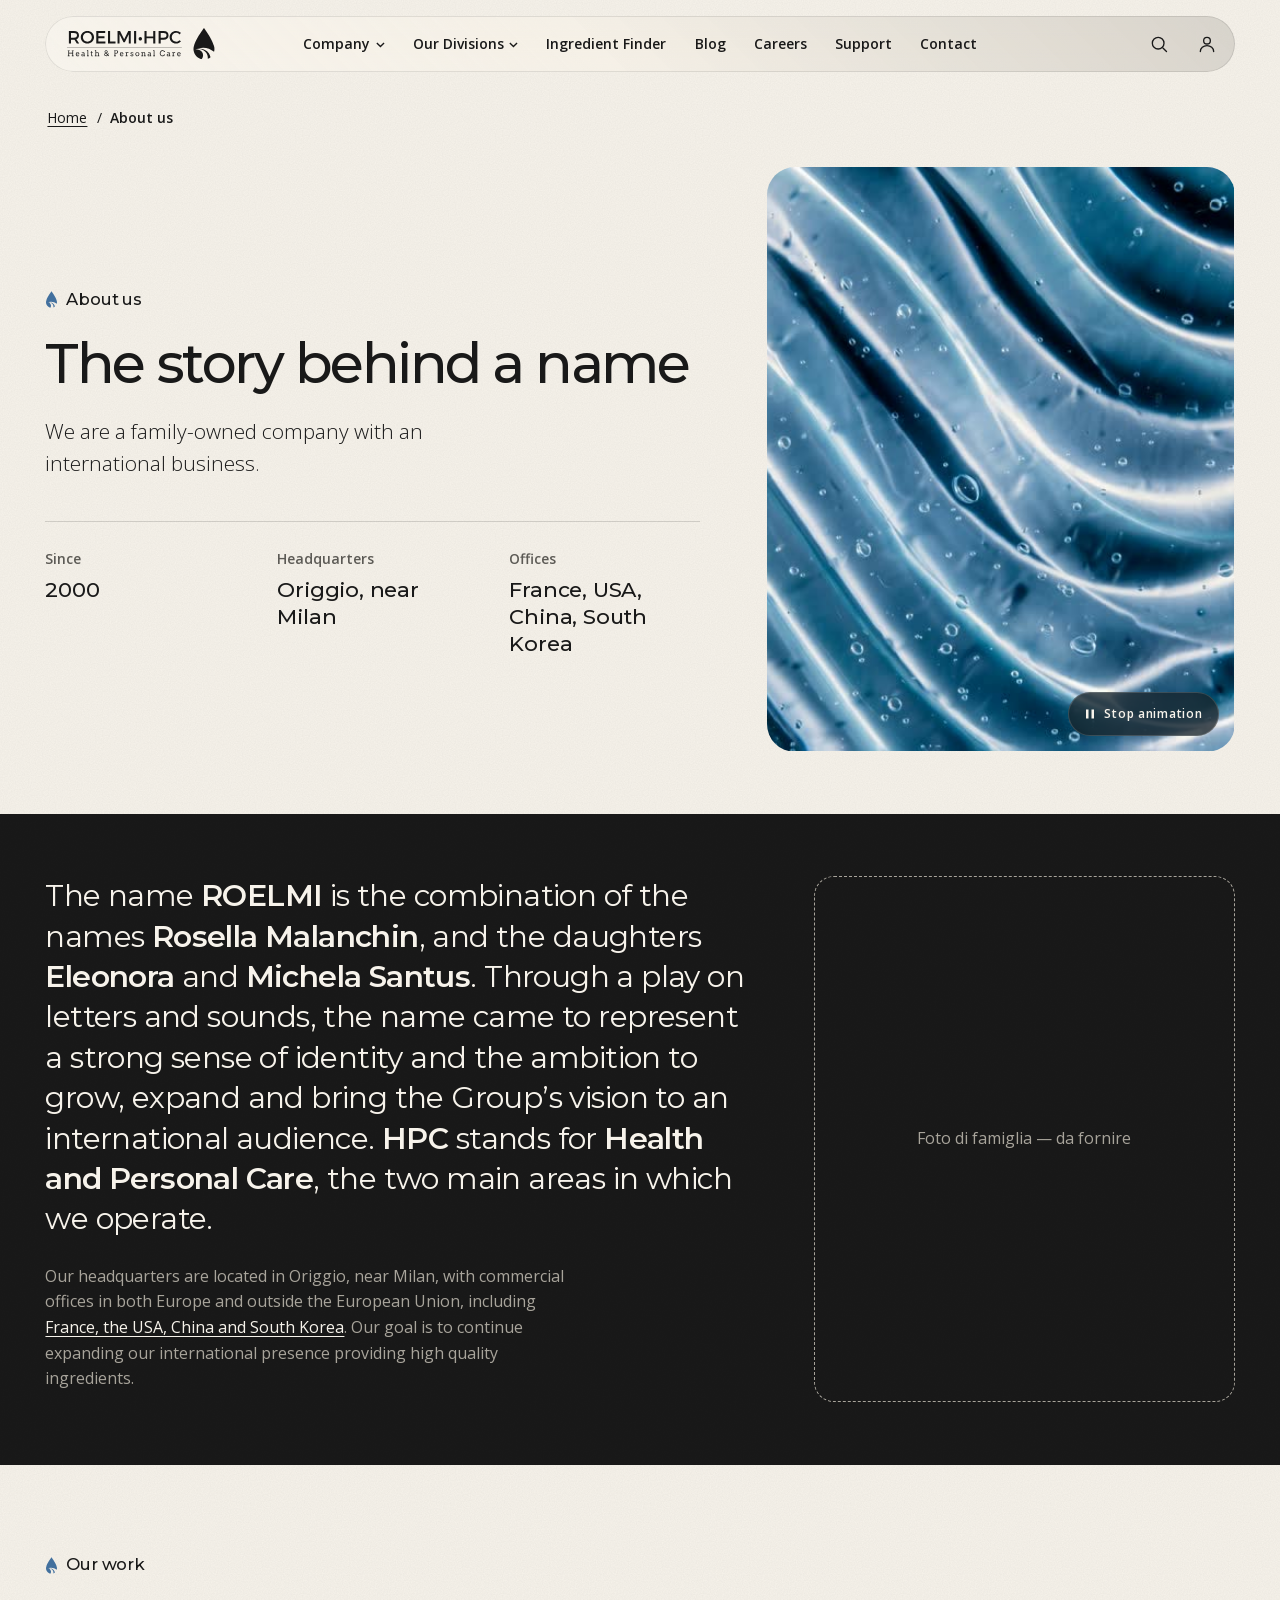
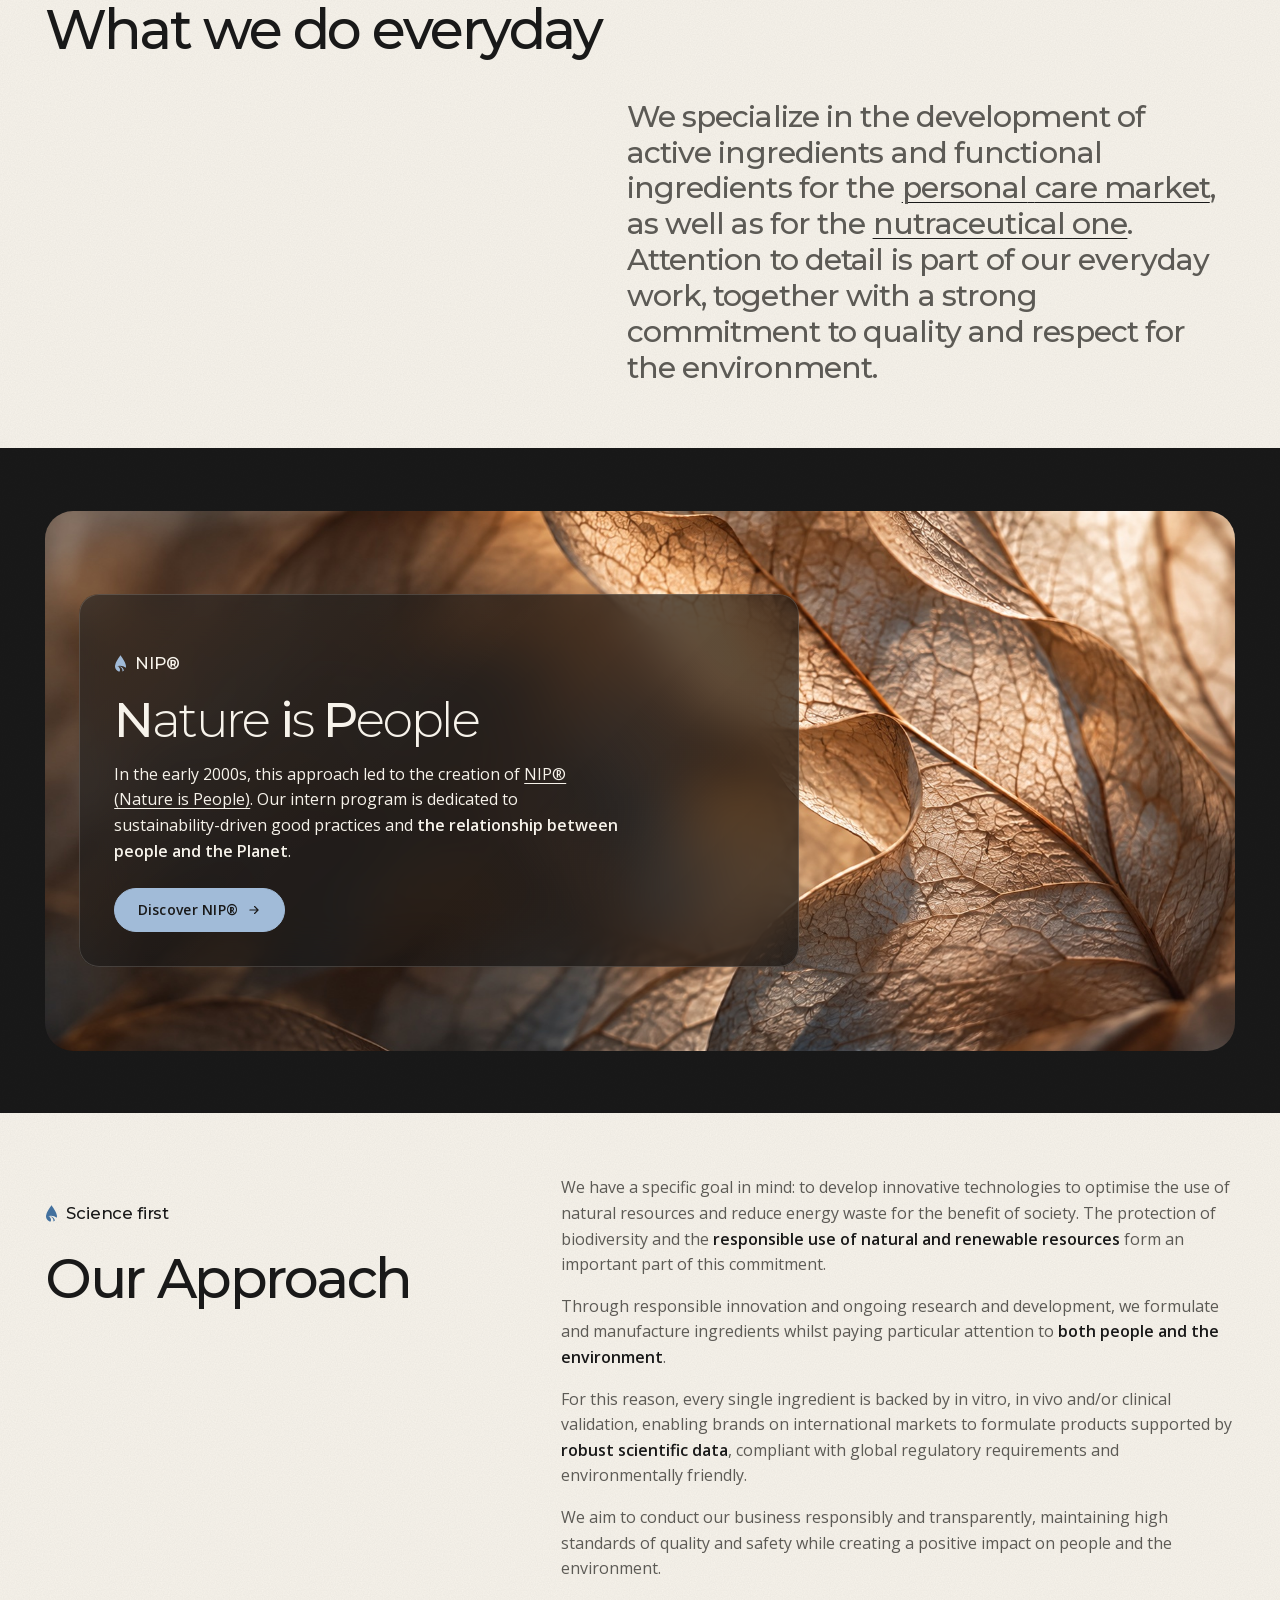
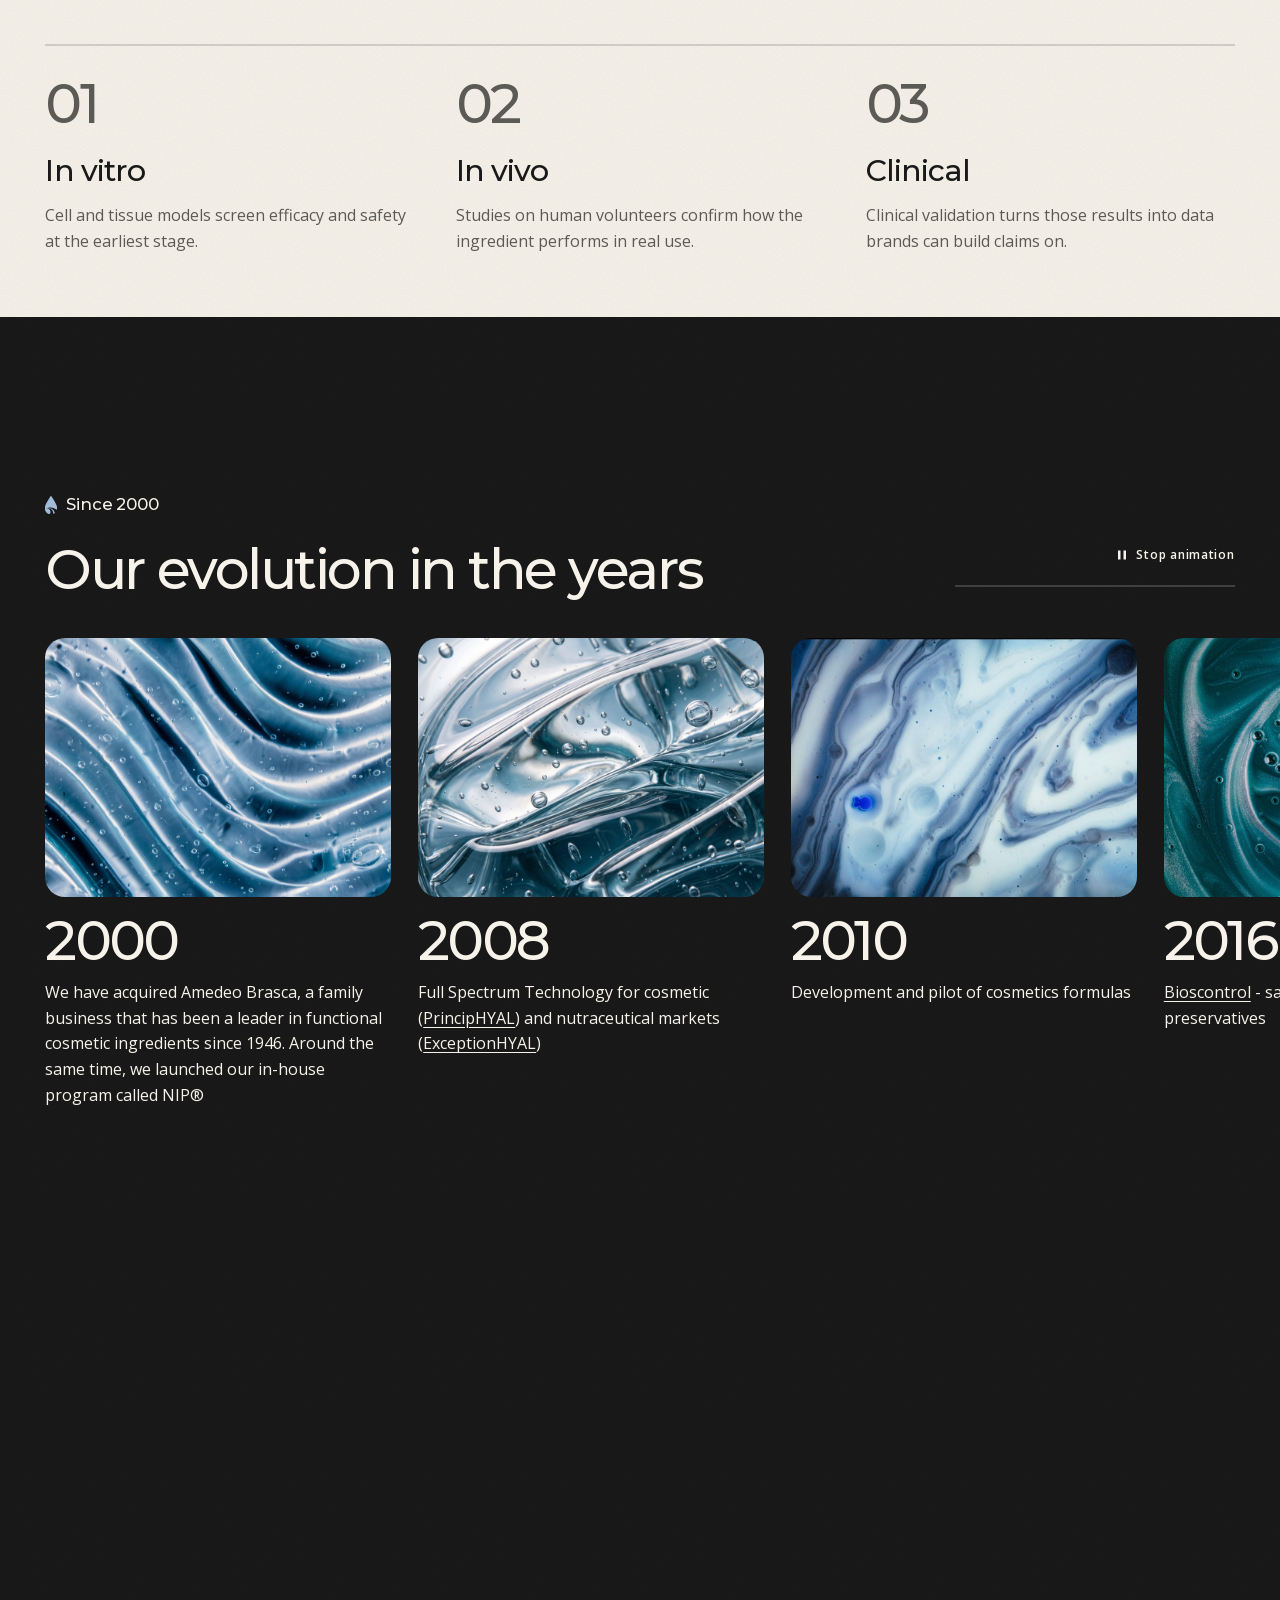
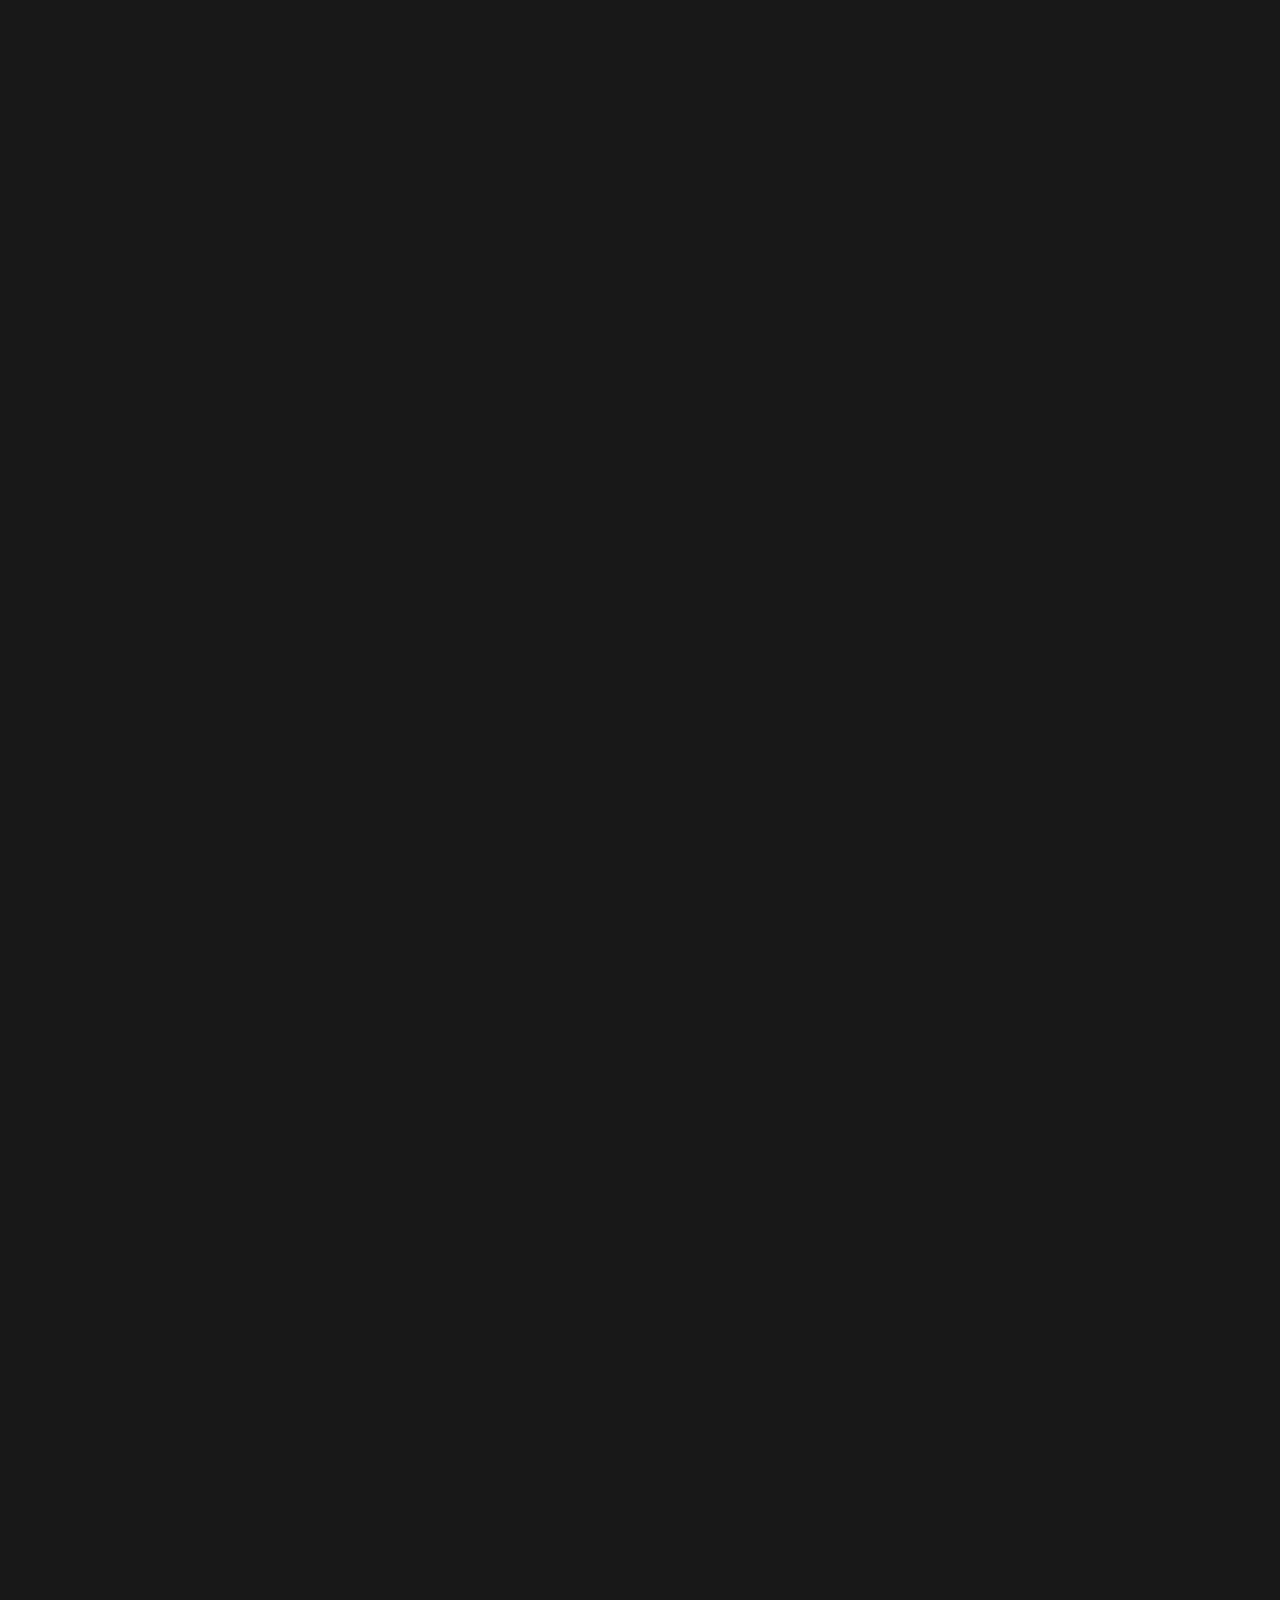
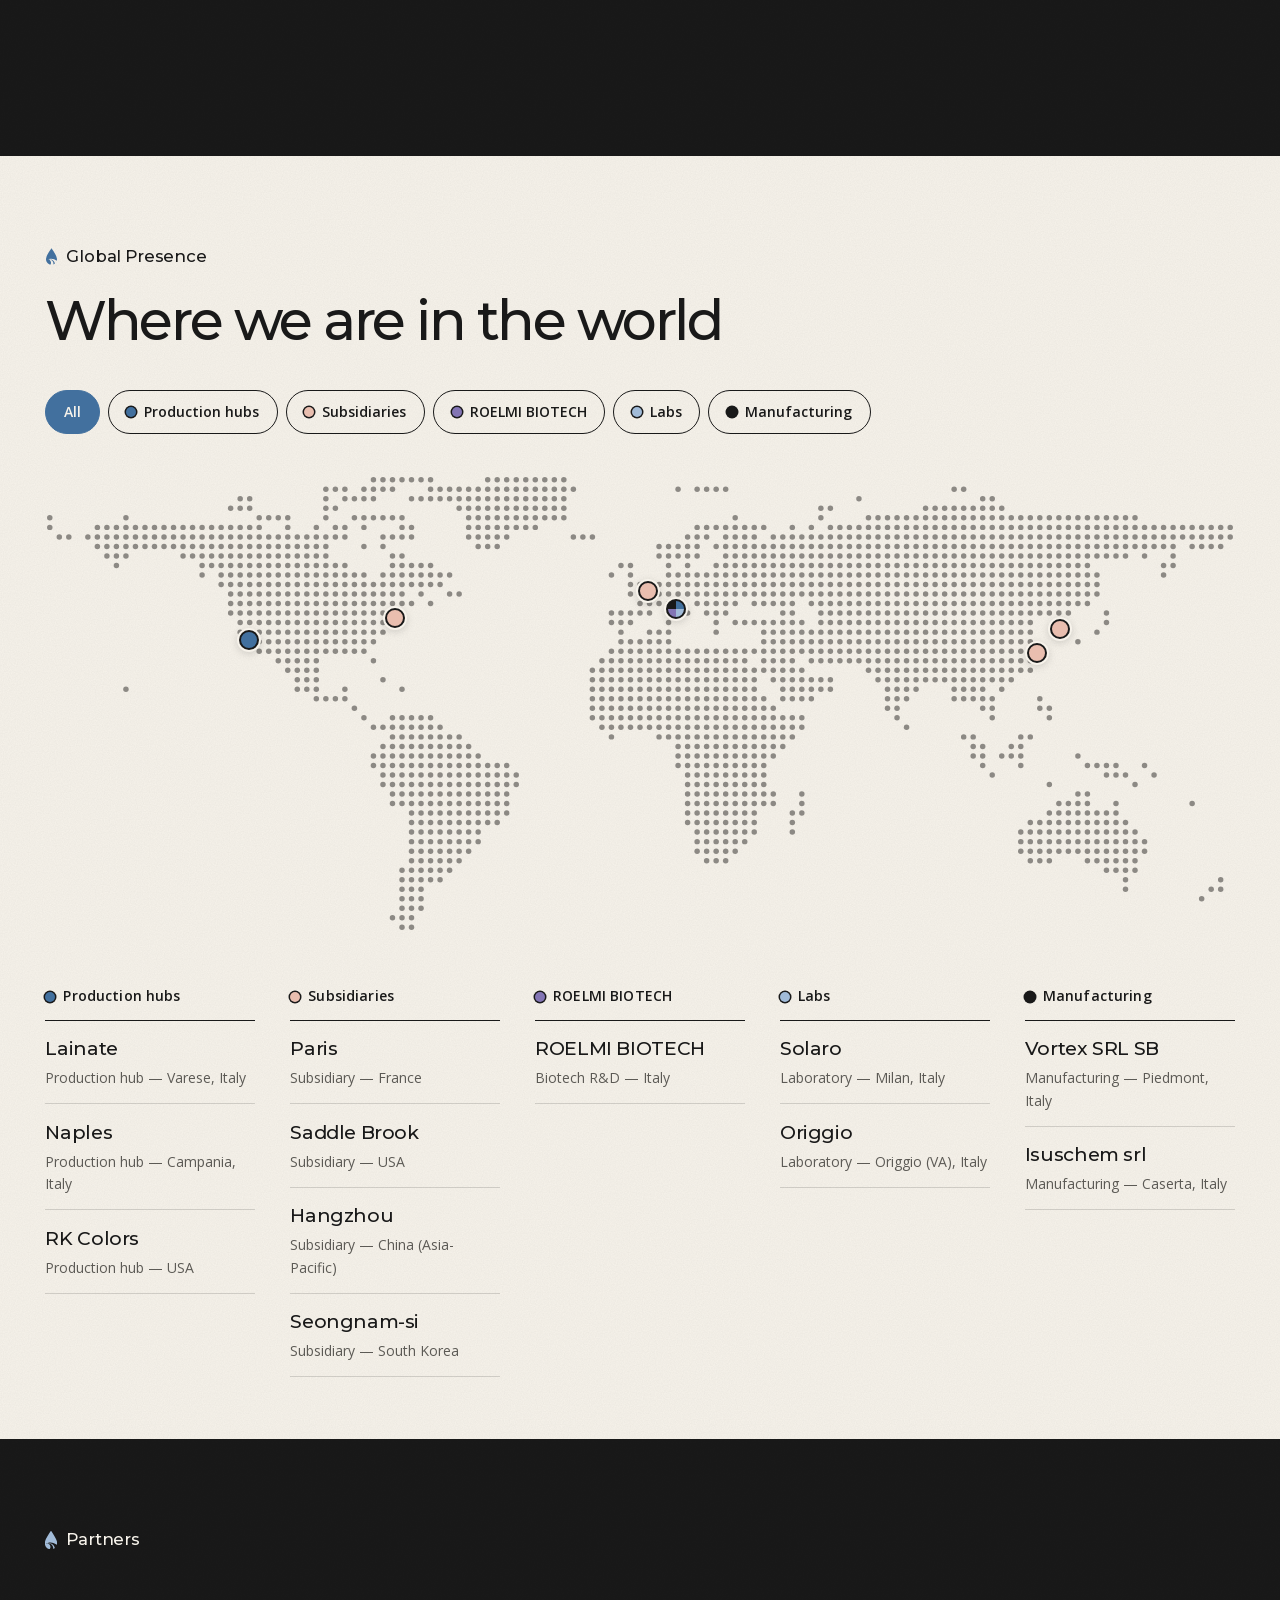
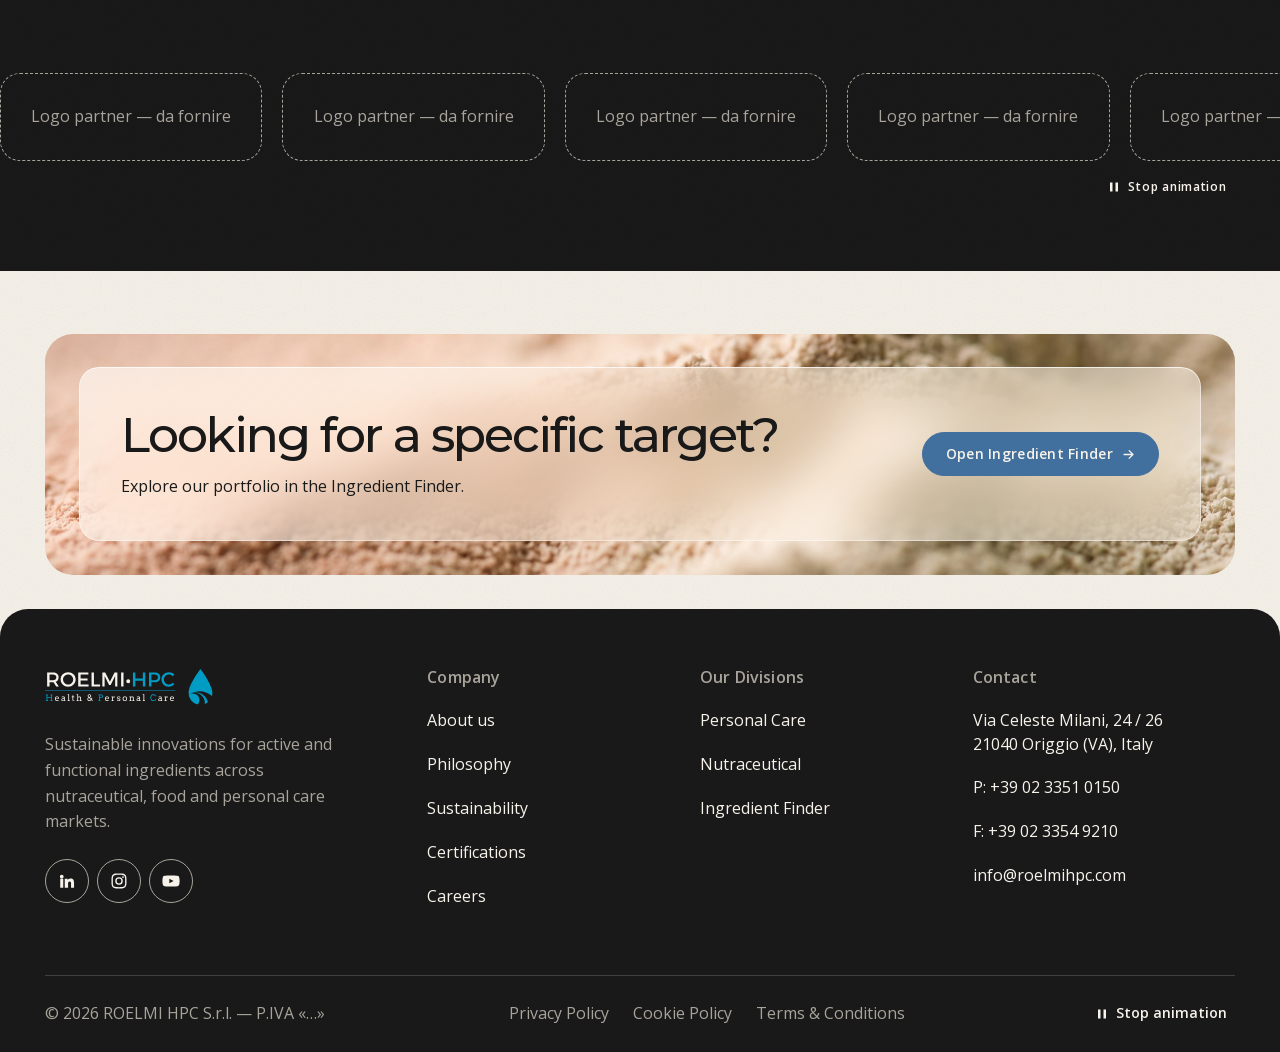
<file: about.html>
<!DOCTYPE html>
<html lang="en" class="no-js">
<head>
  <meta charset="UTF-8">
  <meta name="viewport" content="width=device-width, initial-scale=1">
  <title>About us — The story behind a name | ROELMI HPC</title>
  <meta name="description" content="We are a family-owned company with an international business. ROELMI combines the names Rosella, Eleonora and Michela; HPC stands for Health and Personal Care.">
  <meta name="theme-color" content="#191919">
  <link rel="icon" href="images/favicon.svg" type="image/svg+xml">

  <meta property="og:type" content="website">
  <meta property="og:site_name" content="ROELMI HPC">
  <meta property="og:title" content="About us — The story behind a name">
  <meta property="og:description" content="A family-owned company with an international business.">
  <meta property="og:image" content="images/og-image.jpg">
  <meta name="twitter:card" content="summary_large_image">

  <script>document.documentElement.classList.replace('no-js', 'js');</script>

  <!-- Font serviti dal sito (GDPR) -->
  <link rel="preload" as="font" type="font/woff2" href="fonts/montserrat-latin.woff2" crossorigin>
  <link rel="preload" as="font" type="font/woff2" href="fonts/opensans-latin.woff2" crossorigin>

  <!-- CSS (presence.css: mappa a puntini e punti delle sedi, come in home) -->
  <link rel="stylesheet" href="css/fonts.css">
  <link rel="stylesheet" href="css/reset.css">
  <link rel="stylesheet" href="css/base.css">
  <link rel="stylesheet" href="css/header.css">
  <link rel="stylesheet" href="css/presence.css">
  <link rel="stylesheet" href="css/about.css">
  <link rel="stylesheet" href="css/footer.css">
</head>
<body>

  <svg width="0" height="0" style="position:absolute" aria-hidden="true" focusable="false">
    <symbol id="logo-roelmi" viewBox="0 0 256 54">
      <path d="M12.0334 17.0172C15.3679 17.0172 17.286 15.5943 17.286 12.6599C17.286 9.81631 15.3679 8.45615 12.0334 8.45615L6.90418 8.45615L6.90418 17.0172L12.0334 17.0172ZM13.0217 20.263C12.7103 20.2932 12.3729 20.2932 12.0334 20.2932L6.90418 20.2932L6.90418 26.813L3.25401 26.813L3.25401 5.18224L12.0334 5.18224C17.5649 5.18224 20.748 7.87013 20.748 12.5648C20.748 16.0268 19.1413 18.4682 16.2675 19.5818L21.1178 26.813L16.9767 26.813L13.0217 20.263Z"/>
      <path d="M27.5157 15.9972C27.5157 20.2939 31.0729 23.6954 35.3026 23.6954C39.5388 23.6954 43.0008 20.2939 43.0008 15.9972C43.0008 11.7026 39.5388 8.36382 35.3026 8.36382C31.0383 8.36382 27.5157 11.7026 27.5157 15.9972M46.7397 15.9972C46.7397 22.1752 41.7337 26.9671 35.2723 26.9671C28.8132 26.9671 23.8072 22.1752 23.8072 15.9972C23.8072 9.78669 28.8132 5.08558 35.2723 5.08558C41.7337 5.08558 46.7397 9.81696 46.7397 15.9972"/>
      <path d="M54.2809 8.45615L54.2809 14.2969L64.8487 14.2969L64.8487 17.5751L54.2809 17.5751L54.2809 23.539L66.4553 23.539L66.4553 26.813L50.6351 26.813L50.6351 5.18008L66.0856 5.18008L66.0856 8.45615L54.2809 8.45615Z"/>
      <path d="M83.9182 23.5064L83.9182 26.8127L70.9069 26.8127L70.9069 5.1777L74.5549 5.1777L74.5549 23.5064L83.9182 23.5064Z"/>
      <path d="M106.911 26.8134L106.881 10.6493L100.052 24.558L97.6708 24.558L90.8418 10.6493L90.8418 26.8134L87.4122 26.8134L87.4122 5.17835L91.7349 5.17835L98.8774 19.552L105.983 5.17835L110.28 5.17835L110.28 26.8134L106.911 26.8134Z"/>
      <path d="M115.997 26.8162L119.642 26.8162L119.642 5.18333L115.997 5.18333L115.997 26.8162Z"/>
      <path d="M129.75 18.5313C129.75 20.2915 128.513 21.6236 126.814 21.6236C125.146 21.6236 123.91 20.2915 123.91 18.5313C123.91 16.7711 125.146 15.5018 126.814 15.5018C128.513 15.5018 129.75 16.7711 129.75 18.5313"/>
      <path fill="#009CC4" style="fill: var(--logo-accent, #009CC4)" d="M197.061 8.42653L194.929 11.0841C193.352 9.38232 191.097 8.33354 188.902 8.33354C184.575 8.33354 181.174 11.6723 181.174 15.9345C181.174 20.2009 184.575 23.5678 188.902 23.5678C191.064 23.5678 193.292 22.5796 194.929 21.001L197.091 23.4143C194.898 25.5767 191.776 26.9671 188.718 26.9671C182.382 26.9671 177.469 22.1752 177.469 15.9669C177.469 9.81696 182.443 5.08558 188.841 5.08558C191.899 5.08558 194.959 6.35709 197.061 8.42653ZM149.128 26.8134L149.128 17.8523L137.662 17.8523L137.662 26.8134L134.017 26.8134L134.017 5.17835L137.662 5.17835L137.662 14.5762L149.128 14.5762L149.128 5.17835L152.773 5.17835L152.773 26.8134L149.128 26.8134ZM167.083 20.2932C172.522 20.2932 175.642 17.4497 175.642 12.5648C175.642 7.87013 172.522 5.18224 167.083 5.18224L158.462 5.18224L158.462 26.813L162.107 26.813L162.107 20.2932L167.083 20.2932ZM172.154 12.6599C172.154 15.5943 170.266 17.0172 166.928 17.0172L162.107 17.0172L162.107 8.45615L166.928 8.45615C170.266 8.45615 172.154 9.81631 172.154 12.6599Z"/>
      <path fill="#009CC4" style="fill: var(--logo-accent, #009CC4)" d="M167.99 41.4119C167.698 40.9145 167.311 40.5275 166.826 40.242C166.346 39.9587 165.81 39.816 165.217 39.816C164.709 39.816 164.249 39.9241 163.829 40.1361C163.412 40.3501 163.053 40.6377 162.754 40.9967C162.454 41.3557 162.223 41.773 162.058 42.2444C161.894 42.718 161.809 43.2175 161.809 43.7387C161.809 44.3571 161.902 44.9064 162.086 45.3864C162.268 45.86 162.506 46.2579 162.8 46.5758C163.094 46.8893 163.442 47.1531 163.851 47.365C164.253 47.5791 164.709 47.6808 165.217 47.6808C165.905 47.6808 166.504 47.5164 167.012 47.1812C167.525 46.8525 167.959 46.3011 168.323 45.5378L169.473 46.0827C169.307 46.5498 169.025 47.0061 168.628 47.4451C168.232 47.8797 167.743 48.2343 167.164 48.5025C166.582 48.7728 165.935 48.9047 165.23 48.9047C164.554 48.9047 163.933 48.7771 163.364 48.5241C162.798 48.2689 162.296 47.9056 161.851 47.4321C161.409 46.965 161.07 46.4071 160.839 45.7605C160.605 45.1161 160.488 44.4414 160.488 43.7387C160.488 43.0337 160.605 42.3655 160.839 41.7384C161.07 41.1092 161.399 40.5642 161.818 40.1015C162.238 39.6387 162.739 39.2711 163.323 39.0008C163.905 38.7348 164.536 38.5986 165.217 38.5986C165.821 38.5986 166.346 38.6851 166.785 38.8559C167.226 39.0289 167.598 39.2343 167.908 39.4722C168.215 39.7101 168.478 39.9717 168.701 40.2463L169.395 40.2463L169.395 41.4119L167.99 41.4119ZM8.31148 38.7975L11.527 38.7975L11.527 39.9241L10.5885 39.9241L10.5885 47.5834L11.527 47.5834L11.527 48.7101L8.31148 48.7101L8.31148 47.5834L9.30404 47.5834L9.30404 44.0219L3.56929 44.0219L3.56929 47.5834L4.56401 47.5834L4.56401 48.7101L1.34632 48.7101L1.34632 47.5834L2.28914 47.5834L2.28914 39.9241L1.34632 39.9241L1.34632 38.7975L4.56401 38.7975L4.56401 39.9241L3.56929 39.9241L3.56929 42.9234L9.30404 42.9234L9.30404 39.9241L8.31148 39.9241L8.31148 38.7975ZM86.5788 38.9694C86.2026 38.8548 85.7982 38.7986 85.3506 38.7986L81.3436 38.7986L81.3436 39.9274L82.2843 39.9274L82.2843 47.5845L81.3436 47.5845L81.3436 48.709L84.5591 48.709L84.5591 47.5845L83.5666 47.5845L83.5666 44.1182L85.3268 44.1182C85.7895 44.1182 86.2069 44.049 86.5853 43.9084C86.9594 43.77 87.2838 43.5797 87.5541 43.3419C87.8244 43.1018 88.0341 42.8229 88.1812 42.5007C88.3304 42.1785 88.4039 41.8411 88.4039 41.4778C88.4039 41.041 88.3304 40.6561 88.179 40.321C88.0276 39.9836 87.8179 39.7047 87.5454 39.4798C87.273 39.2527 86.9508 39.0862 86.5788 38.9694ZM85.3506 43.0456L83.5666 43.0456L83.5666 39.9274L85.1884 39.9274C85.8371 39.9274 86.3107 40.0615 86.6091 40.3339C86.9032 40.6086 87.0524 40.9891 87.0524 41.4778C87.0524 41.7352 87.007 41.9601 86.9248 42.1568C86.8405 42.3536 86.7215 42.5158 86.5702 42.6477C86.4231 42.7796 86.2415 42.8748 86.0361 42.9461C85.8285 43.011 85.5993 43.0456 85.3506 43.0456Z"/>
      <path d="M18.3148 42.7781C18.0316 42.7781 17.7829 42.8192 17.5731 42.8992C17.3634 42.9814 17.1839 43.0938 17.0325 43.2452C16.8855 43.3966 16.7644 43.5804 16.6779 43.7966C16.5871 44.015 16.5222 44.2637 16.4768 44.5297L19.9907 44.5297C19.9734 44.2767 19.9302 44.0431 19.8675 43.8334C19.8026 43.6171 19.7096 43.4333 19.5755 43.2755C19.4458 43.1176 19.2793 42.9965 19.0717 42.91C18.8706 42.8214 18.6154 42.7781 18.3148 42.7781L18.3148 42.7781ZM16.4119 45.479C16.4119 45.6714 16.4249 45.8444 16.453 46.0044C16.4833 46.1623 16.5222 46.318 16.5763 46.4607C16.7384 46.8954 16.9958 47.2241 17.3504 47.4446C17.705 47.6652 18.1073 47.7776 18.557 47.7776C18.9095 47.7776 19.2512 47.7257 19.5885 47.6263C19.9215 47.529 20.2697 47.3776 20.6351 47.1657L21.1282 47.996C20.6805 48.3031 20.2372 48.5302 19.7853 48.6772C19.3355 48.8242 18.8706 48.8999 18.3862 48.8999C17.9299 48.8999 17.5039 48.8242 17.1169 48.6707C16.7255 48.5172 16.3903 48.2901 16.107 47.9896C15.8259 47.689 15.6053 47.3149 15.4475 46.8673C15.2875 46.4175 15.2096 45.892 15.2096 45.2952C15.2096 44.8108 15.2766 44.3545 15.4107 43.9264C15.5448 43.496 15.7502 43.1198 16.0184 42.7997C16.2843 42.4819 16.6173 42.2267 17.0131 42.0407C17.411 41.8504 17.8737 41.7575 18.3992 41.7575C18.9095 41.7575 19.3355 41.8353 19.6772 41.9888C20.021 42.1445 20.3 42.35 20.5162 42.6051C20.7324 42.8603 20.8946 43.1522 21.0049 43.4787C21.1152 43.8074 21.1952 44.1404 21.2406 44.4778C21.2579 44.6421 21.273 44.8108 21.2795 44.9838C21.2882 45.1525 21.2903 45.3168 21.2903 45.479L16.4119 45.479Z"/>
      <path d="M27.4217 47.878C27.5839 47.878 27.7439 47.8607 27.9061 47.8196C28.0682 47.7807 28.2218 47.7288 28.3623 47.6596C28.505 47.5925 28.6413 47.5125 28.7624 47.426C28.8835 47.3352 28.9873 47.2422 29.0716 47.1449L29.0759 45.6182L27.666 45.6182C27.4282 45.6182 27.2141 45.642 27.0195 45.6961C26.8248 45.748 26.6583 45.8215 26.5156 45.9253C26.3751 46.0248 26.2648 46.148 26.1848 46.2972C26.1069 46.4443 26.068 46.6151 26.068 46.8076C26.068 46.9871 26.1004 47.1406 26.1653 47.2768C26.2323 47.4066 26.3232 47.519 26.4421 47.6077C26.5632 47.6963 26.7059 47.7634 26.8724 47.8109C27.0368 47.8585 27.2206 47.878 27.4217 47.878L27.4217 47.878ZM29.0716 48.0812C28.8121 48.3213 28.5267 48.518 28.2174 48.6716C27.9061 48.8229 27.5493 48.9008 27.1535 48.9008C26.8227 48.9008 26.5178 48.8446 26.2432 48.7429C25.9664 48.637 25.7242 48.4943 25.5274 48.3148C25.3263 48.131 25.1684 47.9234 25.0581 47.6833C24.9479 47.4433 24.8916 47.1882 24.8916 46.9179C24.8916 46.6303 24.9327 46.3751 25.0192 46.1524C25.1036 45.9318 25.2182 45.7393 25.3587 45.5728C25.4993 45.4106 25.6658 45.2723 25.8561 45.1598C26.0464 45.0495 26.2432 44.9587 26.4529 44.8938C26.6583 44.8246 26.8703 44.7792 27.0865 44.7511C27.2984 44.723 27.506 44.7079 27.7049 44.7079C28.0163 44.7079 28.2802 44.7165 28.4942 44.7381C28.7083 44.7576 28.9029 44.7814 29.0759 44.8181L29.0824 44.2624C29.0824 44.0245 29.05 43.8148 28.9786 43.6396C28.9073 43.4623 28.8099 43.3153 28.6824 43.2006C28.5569 43.086 28.4077 42.9995 28.2304 42.9433C28.0531 42.8849 27.8585 42.859 27.6379 42.859C27.4303 42.859 27.2357 42.8741 27.0497 42.9001C26.8594 42.9303 26.6864 42.9671 26.5243 43.0104C26.3599 43.0579 26.2086 43.1098 26.0702 43.166C25.9339 43.2288 25.8193 43.2871 25.722 43.352L25.322 42.5108C25.482 42.4049 25.6636 42.3097 25.8518 42.2189C26.0442 42.1281 26.2453 42.0546 26.4572 41.9897C26.667 41.927 26.8832 41.8772 27.106 41.8405C27.3265 41.8037 27.5428 41.7864 27.7547 41.7864C28.1482 41.7864 28.5007 41.8297 28.8164 41.927C29.1278 42.02 29.396 42.1627 29.6122 42.3595C29.8306 42.5584 29.9993 42.8071 30.116 43.1098C30.235 43.4147 30.2934 43.7759 30.2934 44.1975L30.2869 47.5839L31.0372 47.5839L31.0372 48.7083L29.0716 48.7083L29.0716 48.0812Z"/>
      <path d="M34.5012 38.5337L36.7004 38.5337L36.7004 47.5856L37.7167 47.5856L37.7167 48.7079L34.5012 48.7079L34.5012 47.5856L35.483 47.5856L35.483 39.6603L34.5012 39.6603L34.5012 38.5337Z"/>
      <path d="M43.0136 41.9335L44.6008 41.9335L44.6008 42.9217L43.0006 42.9217L42.9812 46.8335C42.9812 47.0995 43.0136 47.3157 43.0742 47.4801C43.1347 47.6466 43.2342 47.759 43.3682 47.8239C43.5023 47.8866 43.6537 47.9212 43.8245 47.9212C44.0062 47.9212 44.1705 47.9018 44.3089 47.8693C44.4494 47.8347 44.5987 47.7807 44.7652 47.7028L45.0463 48.5202C44.8365 48.6283 44.6181 48.717 44.3889 48.7775C44.1554 48.8402 43.8851 48.8748 43.5693 48.8748C43.2709 48.8748 43.0136 48.8338 42.793 48.7624C42.5746 48.691 42.3887 48.5699 42.2395 48.4034C42.0881 48.2326 41.9756 48.0056 41.9021 47.7179C41.8264 47.4325 41.7918 47.0757 41.7918 46.6497L41.8113 42.9217L40.7301 42.9217L40.7301 41.9335L41.8243 41.9335L41.8243 40.3138L43.0136 39.7516L43.0136 41.9335Z"/>
      <path d="M48.2687 38.5337L50.4138 38.5337L50.4138 42.6812L50.4549 42.6812C50.5739 42.558 50.7166 42.4455 50.8766 42.3396C51.0345 42.2315 51.2031 42.1385 51.3761 42.0606C51.5491 41.9828 51.7308 41.9179 51.9167 41.8768C52.1027 41.8336 52.3016 41.8119 52.5049 41.8119C52.8682 41.8119 53.1969 41.8617 53.4888 41.9612C53.7786 42.0628 54.0294 42.2163 54.2327 42.4174C54.4381 42.625 54.596 42.8867 54.7084 43.2067C54.8187 43.5289 54.8728 43.9052 54.8728 44.3441L54.8728 47.5856L55.8934 47.5856L55.8934 48.7079L52.6779 48.7079L52.6779 47.5856L53.6056 47.5856L53.6056 44.4933C53.6056 43.9744 53.4737 43.5786 53.212 43.3127C52.9482 43.0424 52.5698 42.9083 52.0767 42.9083C51.7935 42.9083 51.5123 42.9775 51.2247 43.1072C50.9393 43.2435 50.6647 43.4078 50.4138 43.6111L50.4138 47.5856L51.3956 47.5856L51.3956 48.7079L48.1779 48.7079L48.1779 47.5856L49.2007 47.5856L49.2007 39.6603L48.2687 39.6603L48.2687 38.5337Z"/>
      <path d="M68.7198 42.0012C68.8344 41.8757 68.9296 41.7395 69.0074 41.5773C69.0853 41.4195 69.1242 41.253 69.1242 41.0778C69.1242 40.894 69.0853 40.7167 69.0053 40.5502C68.9252 40.3793 68.815 40.2301 68.6809 40.0961C68.5447 39.9685 68.3868 39.8625 68.2073 39.789C68.0257 39.709 67.8332 39.6722 67.6364 39.6722C67.4159 39.6722 67.2191 39.709 67.0418 39.7825C66.8666 39.8539 66.7131 39.9533 66.5877 40.0766C66.4622 40.2042 66.3628 40.3512 66.2936 40.5199C66.2244 40.6886 66.1876 40.868 66.1876 41.0627C66.1876 41.2486 66.233 41.4411 66.3239 41.6422C66.4147 41.8476 66.5747 42.0595 66.8104 42.2823L67.3921 42.8229C67.6516 42.7126 67.8916 42.5872 68.1187 42.4574C68.3457 42.3277 68.5447 42.1741 68.7198 42.0012L68.7198 42.0012ZM66.6871 44.356C66.5358 44.4144 66.4039 44.4987 66.2849 44.6069C66.1638 44.7128 66.06 44.8361 65.9714 44.9723C65.8849 45.1107 65.82 45.2599 65.7703 45.4178C65.7227 45.5756 65.6989 45.7378 65.6989 45.8978C65.6989 46.1508 65.7465 46.3844 65.846 46.6006C65.9454 46.819 66.0795 47.0028 66.2503 47.1607C66.4233 47.3186 66.6266 47.4418 66.858 47.5305C67.0937 47.6191 67.3424 47.6645 67.6083 47.6645C67.8332 47.6645 68.0473 47.6321 68.2484 47.5759C68.4495 47.5197 68.6355 47.4418 68.8106 47.3402C68.9836 47.2385 69.1458 47.1131 69.2907 46.9747C69.4377 46.832 69.5761 46.6785 69.7016 46.512L67.2148 44.1117L66.6871 44.356ZM72.0175 48.7479L70.4714 47.2558C70.2876 47.4829 70.093 47.6905 69.8767 47.8808C69.6626 48.0667 69.4356 48.2289 69.1934 48.3652C68.9512 48.5057 68.696 48.6117 68.4214 48.6895C68.1489 48.763 67.8613 48.8041 67.5543 48.8041C67.1348 48.8041 66.7369 48.7263 66.3693 48.5771C66.0017 48.43 65.6816 48.2289 65.407 47.9716C65.1345 47.7121 64.9204 47.4094 64.7647 47.0569C64.6069 46.7066 64.529 46.3282 64.529 45.9238C64.529 45.6578 64.5701 45.3983 64.6501 45.1475C64.728 44.8988 64.8404 44.6631 64.981 44.4447C65.1259 44.2284 65.2902 44.0295 65.4783 43.8543C65.6686 43.6835 65.9671 43.4911 66.3649 43.29L65.9325 42.8704C65.8222 42.7667 65.7097 42.6456 65.6038 42.5093C65.4978 42.3753 65.4048 42.2282 65.3227 42.0725C65.2426 41.9168 65.1756 41.7525 65.1259 41.5838C65.0761 41.413 65.0502 41.2421 65.0502 41.0778C65.0502 40.7296 65.1194 40.4074 65.2535 40.1047C65.3897 39.8041 65.5713 39.5403 65.807 39.3197C66.0384 39.0949 66.3152 38.9219 66.6266 38.7943C66.9423 38.6645 67.2775 38.6018 67.6364 38.6018C68.0149 38.6018 68.3652 38.6667 68.6895 38.8029C69.0139 38.937 69.2929 39.1208 69.5307 39.3457C69.7686 39.5706 69.9502 39.8344 70.0865 40.1371C70.2205 40.4356 70.2876 40.7513 70.2876 41.0778C70.2876 41.3395 70.2638 41.5687 70.2119 41.7698C70.1578 41.9666 70.0865 42.1439 69.987 42.3017C69.894 42.4574 69.7794 42.6001 69.6453 42.7299C69.5134 42.8575 69.3707 42.9764 69.2215 43.0845C69.0723 43.197 68.9144 43.2964 68.7587 43.3829C68.6031 43.4716 68.4409 43.5603 68.2744 43.6403L70.2746 45.5043C70.4173 45.1864 70.5276 44.8707 70.6119 44.5636C70.6984 44.2501 70.7655 43.9668 70.813 43.7116L72.0413 43.7116C71.9678 44.1225 71.8553 44.5506 71.7018 44.9896C71.5483 45.4308 71.3536 45.8611 71.1201 46.2827L72.9236 47.9586L72.0175 48.7479Z"/>
      <path d="M94.5772 42.7781C94.2918 42.7781 94.0452 42.8192 93.8333 42.8992C93.6236 42.9814 93.4419 43.0938 93.2949 43.2452C93.1435 43.3966 93.0267 43.5804 92.9381 43.7966C92.8473 44.015 92.7802 44.2637 92.7391 44.5297L96.2487 44.5297C96.2314 44.2767 96.1925 44.0431 96.1298 43.8334C96.0671 43.6171 95.9676 43.4333 95.8379 43.2755C95.706 43.1176 95.5416 42.9965 95.334 42.91C95.1286 42.8214 94.8778 42.7781 94.5772 42.7781L94.5772 42.7781ZM92.6743 45.479C92.6743 45.6714 92.6872 45.8444 92.7153 46.0044C92.7456 46.1623 92.7845 46.318 92.8343 46.4607C92.9986 46.8954 93.256 47.2241 93.6128 47.4446C93.9674 47.6652 94.3696 47.7776 94.8172 47.7776C95.1719 47.7776 95.5135 47.7257 95.8465 47.6263C96.1817 47.529 96.532 47.3776 96.8996 47.1657L97.3883 47.996C96.9429 48.3031 96.4953 48.5302 96.0498 48.6772C95.5979 48.8242 95.1329 48.8999 94.6486 48.8999C94.1901 48.8999 93.7663 48.8242 93.3749 48.6707C92.9857 48.5172 92.6483 48.2901 92.3694 47.9896C92.0882 47.689 91.8698 47.3149 91.7098 46.8673C91.5498 46.4175 91.4698 45.892 91.4698 45.2952C91.4698 44.8108 91.539 44.3545 91.6731 43.9264C91.8093 43.496 92.0104 43.1198 92.2764 42.7997C92.5467 42.4819 92.8775 42.2267 93.2733 42.0407C93.6711 41.8504 94.1361 41.7575 94.6615 41.7575C95.1719 41.7575 95.5979 41.8353 95.9395 41.9888C96.2833 42.1445 96.5623 42.35 96.7764 42.6051C96.9926 42.8603 97.157 43.1522 97.2673 43.4787C97.3797 43.8074 97.4554 44.1404 97.4986 44.4778C97.5202 44.6421 97.5354 44.8108 97.5419 44.9838C97.5484 45.1525 97.5527 45.3168 97.5527 45.479L92.6743 45.479Z"/>
      <path d="M106.221 43.3674L104.978 43.3674L104.978 42.95C104.833 42.95 104.688 42.976 104.537 43.0322C104.385 43.0841 104.245 43.1684 104.115 43.2809C103.983 43.3912 103.871 43.5317 103.771 43.7025C103.674 43.8734 103.603 44.0788 103.561 44.3145L103.561 47.5819L104.71 47.5819L104.71 48.7107L101.347 48.7107L101.347 47.5819L102.283 47.5819L102.29 43.056L101.347 43.056L101.347 41.9337L103.512 41.9337L103.512 42.87C103.594 42.7295 103.68 42.6019 103.78 42.4808C103.877 42.3597 103.983 42.2559 104.104 42.1672C104.225 42.0786 104.357 42.0072 104.504 41.9596C104.649 41.9077 104.807 41.8818 104.978 41.8818L105.618 41.8818C105.819 41.8818 106.02 41.8861 106.221 41.8948L106.221 43.3674Z"/>
      <path d="M113.552 43.285C113.468 43.1574 113.358 43.0514 113.221 42.9714C113.087 42.8914 112.936 42.8309 112.772 42.7941C112.607 42.7595 112.443 42.7379 112.287 42.7379C112.112 42.7379 111.952 42.7595 111.807 42.7984C111.66 42.8374 111.537 42.8936 111.429 42.9693C111.327 43.0428 111.243 43.1315 111.184 43.2396C111.124 43.3477 111.098 43.4645 111.098 43.5985C111.098 43.8234 111.167 44.0029 111.301 44.1348C111.44 44.2689 111.671 44.3943 111.993 44.5024L113.293 44.963C113.853 45.149 114.262 45.4042 114.515 45.7264C114.774 46.0507 114.904 46.4356 114.904 46.8854C114.904 47.186 114.843 47.4628 114.724 47.7115C114.603 47.9645 114.432 48.1785 114.212 48.3515C113.993 48.531 113.73 48.6651 113.418 48.7646C113.109 48.8619 112.765 48.9138 112.382 48.9138C111.857 48.9138 111.429 48.8273 111.098 48.6564C110.765 48.4856 110.51 48.265 110.332 47.9818L109.651 47.9818L109.651 46.8573L111.005 46.8573C111.005 47.0433 111.046 47.2055 111.124 47.3395C111.206 47.4736 111.314 47.5796 111.446 47.6617C111.578 47.7461 111.731 47.8088 111.896 47.8455C112.067 47.8866 112.237 47.9082 112.41 47.9082C112.581 47.9082 112.743 47.8866 112.904 47.8434C113.059 47.8023 113.198 47.7417 113.319 47.6596C113.438 47.5796 113.531 47.4822 113.602 47.3698C113.671 47.2552 113.706 47.1254 113.706 46.9827C113.706 46.7643 113.637 46.5784 113.492 46.427C113.353 46.2756 113.113 46.1372 112.772 46.0161L111.476 45.5317C110.949 45.3458 110.557 45.1057 110.302 44.816C110.047 44.5241 109.922 44.1608 109.922 43.7261C109.922 43.4385 109.976 43.1725 110.082 42.9282C110.185 42.686 110.341 42.4741 110.546 42.2968C110.748 42.1194 110.992 41.981 111.288 41.8837C111.578 41.7843 111.913 41.7324 112.287 41.7324C112.772 41.7324 113.176 41.7994 113.505 41.9335C113.831 42.0697 114.125 42.3011 114.387 42.6276L115.021 42.6276L115.021 43.7542L113.678 43.7542C113.678 43.5704 113.639 43.4147 113.552 43.285"/>
      <path d="M119.603 45.3207C119.603 45.7099 119.657 46.0602 119.768 46.3759C119.878 46.6873 120.032 46.9555 120.228 47.176C120.419 47.3966 120.646 47.5674 120.901 47.6885C121.156 47.8053 121.426 47.8659 121.714 47.8659C122.014 47.8659 122.293 47.8075 122.555 47.6907C122.812 47.5739 123.042 47.4031 123.23 47.1825C123.422 46.962 123.574 46.6982 123.682 46.3803C123.792 46.071 123.846 45.7164 123.846 45.3207C123.846 44.9142 123.792 44.5509 123.682 44.2308C123.574 43.9129 123.422 43.647 123.234 43.4329C123.044 43.2188 122.819 43.0566 122.557 42.9485C122.298 42.8382 122.014 42.7842 121.714 42.7842C121.426 42.7842 121.156 42.8382 120.901 42.9485C120.646 43.0566 120.419 43.2188 120.228 43.4329C120.032 43.647 119.878 43.9129 119.768 44.2308C119.657 44.5509 119.603 44.9142 119.603 45.3207M118.315 45.3207C118.317 44.7866 118.405 44.2979 118.572 43.8546C118.741 43.4178 118.974 43.0393 119.277 42.7236C119.575 42.4057 119.934 42.1614 120.347 41.9949C120.762 41.8241 121.219 41.7397 121.714 41.7397C122.216 41.7397 122.674 41.8241 123.093 41.9949C123.507 42.1614 123.865 42.4057 124.162 42.715C124.456 43.0264 124.687 43.4026 124.856 43.8438C125.018 44.2849 125.1 44.7714 125.1 45.3099C125.1 45.8353 125.018 46.3219 124.856 46.763C124.687 47.2085 124.456 47.5869 124.162 47.9026C123.865 48.2227 123.507 48.4713 123.093 48.6465C122.674 48.826 122.216 48.9125 121.714 48.9125C121.204 48.9125 120.741 48.826 120.326 48.6487C119.915 48.4757 119.558 48.2313 119.264 47.9156C118.968 47.5977 118.736 47.2193 118.57 46.7825C118.405 46.3414 118.317 45.8526 118.315 45.3207"/>
      <path d="M133.018 47.5845L133.974 47.5845L133.974 44.4901C133.974 43.9711 133.842 43.5797 133.576 43.3094C133.312 43.0434 132.934 42.9094 132.445 42.9094C132.16 42.9094 131.874 42.9764 131.587 43.1126C131.299 43.2467 131.024 43.4154 130.769 43.6143L130.769 47.5845L131.723 47.5845L131.723 48.7111L128.559 48.7111L128.559 47.5845L129.502 47.5845L129.502 43.0586L128.559 43.0586L128.559 41.9363L130.715 41.9363L130.715 42.7321L130.73 42.7321C130.875 42.6045 131.029 42.4855 131.189 42.3753C131.355 42.2585 131.526 42.1612 131.706 42.079C131.883 41.9947 132.071 41.9298 132.263 41.8844C132.458 41.8346 132.661 41.813 132.875 41.813C133.239 41.813 133.565 41.8606 133.857 41.9579C134.147 42.0617 134.393 42.2152 134.601 42.4185C134.806 42.6239 134.964 42.8877 135.077 43.2056C135.187 43.5278 135.241 43.9062 135.241 44.3409L135.241 47.5845L136.184 47.5845L136.184 48.7111L133.018 48.7111L133.018 47.5845Z"/>
      <path d="M141.969 47.878C142.131 47.878 142.291 47.8607 142.453 47.8196C142.615 47.7807 142.769 47.7288 142.909 47.6596C143.052 47.5925 143.188 47.5125 143.31 47.426C143.431 47.3352 143.534 47.2422 143.619 47.1449L143.623 45.6182L142.213 45.6182C141.975 45.6182 141.761 45.642 141.567 45.6961C141.372 45.748 141.205 45.8215 141.063 45.9253C140.922 46.0248 140.81 46.148 140.732 46.2972C140.654 46.4443 140.615 46.6151 140.615 46.8076C140.615 46.9871 140.648 47.1406 140.712 47.2768C140.779 47.4066 140.87 47.519 140.989 47.6077C141.11 47.6963 141.253 47.7634 141.42 47.8109C141.584 47.8585 141.768 47.878 141.969 47.878L141.969 47.878ZM143.619 48.0812C143.359 48.3213 143.074 48.518 142.765 48.6716C142.453 48.8229 142.096 48.9008 141.701 48.9008C141.37 48.9008 141.065 48.8446 140.79 48.7429C140.514 48.637 140.271 48.4943 140.075 48.3148C139.873 48.131 139.716 47.9234 139.605 47.6833C139.495 47.4433 139.439 47.1882 139.439 46.9179C139.439 46.6303 139.48 46.3751 139.566 46.1524C139.651 45.9318 139.765 45.7393 139.906 45.5728C140.046 45.4106 140.213 45.2723 140.405 45.1598C140.594 45.0495 140.79 44.9587 141 44.8938C141.205 44.8246 141.417 44.7792 141.634 44.7511C141.846 44.723 142.053 44.7079 142.252 44.7079C142.563 44.7079 142.827 44.7165 143.041 44.7381C143.255 44.7576 143.45 44.7814 143.623 44.8181L143.63 44.2624C143.63 44.0245 143.597 43.8148 143.526 43.6396C143.454 43.4623 143.357 43.3153 143.23 43.2006C143.104 43.086 142.955 42.9995 142.778 42.9433C142.6 42.8849 142.406 42.859 142.185 42.859C141.977 42.859 141.783 42.8741 141.597 42.9001C141.407 42.9303 141.234 42.9671 141.071 43.0104C140.907 43.0579 140.756 43.1098 140.617 43.166C140.481 43.2288 140.366 43.2871 140.269 43.352L139.869 42.5108C140.029 42.4049 140.211 42.3097 140.399 42.2189C140.591 42.1281 140.792 42.0546 141.004 41.9897C141.214 41.927 141.43 41.8772 141.651 41.8405C141.874 41.8037 142.09 41.7864 142.302 41.7864C142.695 41.7864 143.048 41.8297 143.364 41.927C143.675 42.02 143.943 42.1627 144.159 42.3595C144.378 42.5584 144.546 42.8071 144.663 43.1098C144.78 43.4147 144.841 43.7759 144.841 44.1975L144.834 47.5839L145.584 47.5839L145.584 48.7083L143.619 48.7083L143.619 48.0812Z"/>
      <path d="M149.048 38.5337L151.248 38.5337L151.248 47.5856L152.264 47.5856L152.264 48.7079L149.048 48.7079L149.048 47.5856L150.03 47.5856L150.03 39.6603L149.048 39.6603L149.048 38.5337Z"/>
      <path d="M175.016 47.878C175.179 47.878 175.337 47.8607 175.499 47.8196C175.661 47.7807 175.814 47.7288 175.957 47.6596C176.102 47.5925 176.234 47.5125 176.355 47.426C176.478 47.3352 176.58 47.2422 176.664 47.1449L176.671 45.6182L175.259 45.6182C175.021 45.6182 174.809 45.642 174.612 45.6961C174.422 45.748 174.253 45.8215 174.113 45.9253C173.968 46.0248 173.86 46.148 173.78 46.2972C173.704 46.4443 173.663 46.6151 173.663 46.8076C173.663 46.9871 173.695 47.1406 173.76 47.2768C173.827 47.4066 173.92 47.519 174.039 47.6077C174.158 47.6963 174.301 47.7634 174.467 47.8109C174.634 47.8585 174.815 47.878 175.016 47.878L175.016 47.878ZM176.664 48.0812C176.407 48.3213 176.124 48.518 175.812 48.6716C175.499 48.8229 175.146 48.9008 174.748 48.9008C174.415 48.9008 174.113 48.8446 173.836 48.7429C173.559 48.637 173.321 48.4943 173.122 48.3148C172.919 48.131 172.763 47.9234 172.653 47.6833C172.541 47.4433 172.484 47.1882 172.484 46.9179C172.484 46.6303 172.528 46.3751 172.614 46.1524C172.698 45.9318 172.811 45.7393 172.954 45.5728C173.094 45.4106 173.263 45.2723 173.451 45.1598C173.641 45.0495 173.84 44.9587 174.046 44.8938C174.253 44.8246 174.463 44.7792 174.679 44.7511C174.895 44.723 175.101 44.7079 175.298 44.7079C175.611 44.7079 175.875 44.7165 176.089 44.7381C176.301 44.7576 176.498 44.7814 176.671 44.8181L176.677 44.2624C176.677 44.0245 176.643 43.8148 176.576 43.6396C176.502 43.4623 176.405 43.3153 176.277 43.2006C176.152 43.086 176 42.9995 175.825 42.9433C175.648 42.8849 175.451 42.859 175.233 42.859C175.027 42.859 174.831 42.8741 174.645 42.9001C174.454 42.9303 174.281 42.9671 174.117 43.0104C173.953 43.0579 173.801 43.1098 173.665 43.166C173.531 43.2288 173.412 43.2871 173.317 43.352L172.917 42.5108C173.079 42.4049 173.256 42.3097 173.449 42.2189C173.641 42.1281 173.84 42.0546 174.052 41.9897C174.266 41.927 174.478 41.8772 174.701 41.8405C174.921 41.8037 175.135 41.7864 175.349 41.7864C175.743 41.7864 176.096 41.8297 176.409 41.927C176.723 42.02 176.989 42.1627 177.205 42.3595C177.425 42.5584 177.592 42.8071 177.711 43.1098C177.83 43.4147 177.888 43.7759 177.888 44.1975L177.882 47.5839L178.632 47.5839L178.632 48.7083L176.664 48.7083L176.664 48.0812Z"/>
      <path d="M187.021 43.3674L185.777 43.3674L185.777 42.95C185.632 42.95 185.488 42.976 185.336 43.0322C185.185 43.0841 185.044 43.1684 184.915 43.2809C184.783 43.3912 184.67 43.5317 184.573 43.7025C184.473 43.8734 184.402 44.0788 184.361 44.3145L184.361 47.5819L185.509 47.5819L185.509 48.7107L182.147 48.7107L182.147 47.5819L183.083 47.5819L183.089 43.056L182.147 43.056L182.147 41.9337L184.313 41.9337L184.313 42.87C184.393 42.7295 184.48 42.6019 184.579 42.4808C184.677 42.3597 184.783 42.2559 184.904 42.1672C185.025 42.0786 185.157 42.0072 185.304 41.9596C185.451 41.9077 185.607 41.8818 185.777 41.8818L186.417 41.8818C186.619 41.8818 186.82 41.8861 187.021 41.8948L187.021 43.3674Z"/>
      <path d="M193.624 42.7781C193.339 42.7781 193.092 42.8192 192.878 42.8992C192.668 42.9814 192.489 43.0938 192.342 43.2452C192.19 43.3966 192.074 43.5804 191.985 43.7966C191.894 44.015 191.827 44.2637 191.786 44.5297L195.296 44.5297C195.278 44.2767 195.239 44.0431 195.177 43.8334C195.112 43.6171 195.015 43.4333 194.885 43.2755C194.753 43.1176 194.586 42.9965 194.381 42.91C194.176 42.8214 193.925 42.7781 193.624 42.7781L193.624 42.7781ZM191.719 45.479C191.719 45.6714 191.734 45.8444 191.762 46.0044C191.793 46.1623 191.831 46.318 191.881 46.4607C192.043 46.8954 192.303 47.2241 192.66 47.4446C193.014 47.6652 193.417 47.7776 193.866 47.7776C194.219 47.7776 194.56 47.7257 194.893 47.6263C195.226 47.529 195.579 47.3776 195.944 47.1657L196.435 47.996C195.99 48.3031 195.542 48.5302 195.095 48.6772C194.645 48.8242 194.18 48.8999 193.695 48.8999C193.237 48.8999 192.813 48.8242 192.422 48.6707C192.033 48.5172 191.695 48.2901 191.416 47.9896C191.135 47.689 190.915 47.3149 190.755 46.8673C190.597 46.4175 190.517 45.892 190.517 45.2952C190.517 44.8108 190.584 44.3545 190.72 43.9264C190.854 43.496 191.057 43.1198 191.323 42.7997C191.594 42.4819 191.924 42.2267 192.32 42.0407C192.72 41.8504 193.181 41.7575 193.708 41.7575C194.219 41.7575 194.645 41.8353 194.986 41.9888C195.33 42.1445 195.607 42.35 195.821 42.6051C196.037 42.8603 196.204 43.1522 196.314 43.4787C196.424 43.8074 196.5 44.1404 196.546 44.4778C196.567 44.6421 196.582 44.8108 196.589 44.9838C196.593 45.1525 196.6 45.3168 196.6 45.479L191.719 45.479Z"/>
      <path fill="#009CC4" style="fill: var(--logo-accent, #009CC4)" d="M198.208 33.4845L0.41086 33.4845C0.185968 33.4845 0 33.3028 0 33.0758C0 32.8465 0.185968 32.6627 0.41086 32.6627L198.208 32.6627C198.435 32.6627 198.618 32.8465 198.618 33.0758C198.618 33.3028 198.435 33.4845 198.208 33.4845"/>
      <path fill="#009CC4" style="fill: var(--logo-accent, #009CC4)" d="M219.592 39.0469L219.592 39.0469C219.413 39.1744 219.246 39.3085 219.08 39.4447C220.325 46.6456 225.814 52.3868 232.882 54C235.897 50.6007 236.325 45.4714 233.62 41.5769C230.452 37.0142 224.192 35.8746 219.625 39.0252C226.547 34.242 236.04 35.9632 240.844 42.8765C243.029 46.025 243.863 49.7033 243.478 53.2345C245.208 52.5598 246.808 51.6321 248.236 50.4947C247.749 48.1096 246.783 45.785 245.308 43.6636C239.666 35.5437 228.681 33.3381 220.377 38.5041C231.189 31.5173 245.148 32.9142 254.362 41.2806C254.809 39.7086 255.052 38.05 255.052 36.3373C255.052 34.3717 254.729 32.4861 254.148 30.7129C250.818 18.3914 236.928 0 236.928 0C236.928 0 223.039 18.3914 219.709 30.7129C219.134 32.4861 218.809 34.3717 218.809 36.3373C218.809 37.3883 218.905 38.4219 219.075 39.4253C219.246 39.2955 219.415 39.1701 219.592 39.0469"/>
    </symbol>
    <symbol id="logo-roelmi-drop" viewBox="218.5 0 37 54">
      <path fill="#009CC4" style="fill: var(--logo-accent, #009CC4)" d="M219.592 39.0469L219.592 39.0469C219.413 39.1744 219.246 39.3085 219.08 39.4447C220.325 46.6456 225.814 52.3868 232.882 54C235.897 50.6007 236.325 45.4714 233.62 41.5769C230.452 37.0142 224.192 35.8746 219.625 39.0252C226.547 34.242 236.04 35.9632 240.844 42.8765C243.029 46.025 243.863 49.7033 243.478 53.2345C245.208 52.5598 246.808 51.6321 248.236 50.4947C247.749 48.1096 246.783 45.785 245.308 43.6636C239.666 35.5437 228.681 33.3381 220.377 38.5041C231.189 31.5173 245.148 32.9142 254.362 41.2806C254.809 39.7086 255.052 38.05 255.052 36.3373C255.052 34.3717 254.729 32.4861 254.148 30.7129C250.818 18.3914 236.928 0 236.928 0C236.928 0 223.039 18.3914 219.709 30.7129C219.134 32.4861 218.809 34.3717 218.809 36.3373C218.809 37.3883 218.905 38.4219 219.075 39.4253C219.246 39.2955 219.415 39.1701 219.592 39.0469"/>
    </symbol>
  </svg>

  <a class="skip-link" href="#main">Skip to content</a>

  <!-- 0 · HEADER — identico alla home (logo → home, voce corrente segnata) -->
  <header class="site-header" id="siteHeader">
    <div class="header-pill">

      <a class="header-logo" href="index.html" aria-label="ROELMI HPC — home">
        <span class="logo-full"><svg class="logo-svg" viewBox="0 0 256 54" aria-hidden="true" focusable="false"><use href="#logo-roelmi"/></svg></span>
        <span class="logo-drop"><svg class="logo-svg" viewBox="0 0 37 54" aria-hidden="true" focusable="false"><use href="#logo-roelmi-drop"/></svg></span>
      </a>
      <!-- Nel codice subito dopo il logo (ordine del Tab: logo → menu → voci);
           a schermo resta in fondo a destra grazie a "order" in header.css -->
      <button class="menu-toggle" type="button" aria-expanded="false" aria-controls="mainNav" aria-label="Open menu">
        <span class="menu-toggle__icon" aria-hidden="true"><span></span><span></span><span></span></span>
      </button>

      <nav class="main-nav" id="mainNav" aria-label="Main">
        <!-- Solo nel pannello (sotto i 1200px): ricerca qui e Account in fondo
             all'elenco, così la pillola resta goccia · menu -->
        <form class="panel-search pill-field" role="search" action="ingredient-finder.html" method="get">
          <label class="sr-only" for="panelSearch">Search ingredients</label>
          <input class="pill-input" id="panelSearch" name="q" type="search" placeholder="Search ingredients…" autocomplete="off">
          <button class="pill-submit" type="submit">Search</button>
        </form>
        <ul class="nav-list">
          <li class="nav-item">
            <button class="nav-link nav-trigger" type="button" aria-expanded="false" aria-controls="sub-company">
              Company
              <svg class="nav-chev" viewBox="0 0 10 10" aria-hidden="true" focusable="false"><path d="M1 3.25l4 4 4-4"/></svg>
            </button>
            <div class="subnav" id="sub-company">
              <ul>
                <li><a href="#">About us</a></li>
                <li><a href="#">Philosophy</a></li>
                <li><a href="#">Sustainability</a></li>
                <li><a href="#">NIP®</a></li>
                <li><a href="#">Certifications</a></li>
              </ul>
            </div>
          </li>
          <li class="nav-item">
            <button class="nav-link nav-trigger" type="button" aria-expanded="false" aria-controls="sub-divisions">
              Our Divisions
              <svg class="nav-chev" viewBox="0 0 10 10" aria-hidden="true" focusable="false"><path d="M1 3.25l4 4 4-4"/></svg>
            </button>
            <div class="subnav" id="sub-divisions">
              <ul>
                <li><a href="#">Personal Care</a></li>
                <li><a href="#">Nutraceutical</a></li>
              </ul>
            </div>
          </li>
          <li class="nav-item"><a class="nav-link" href="ingredient-finder.html">Ingredient Finder</a></li>
          <li class="nav-item"><a class="nav-link" href="#">Blog</a></li>
          <li class="nav-item"><a class="nav-link" href="#">Careers</a></li>
          <li class="nav-item"><a class="nav-link" href="#">Support</a></li>
          <li class="nav-item"><a class="nav-link" href="#">Contact</a></li>
          <li class="nav-item nav-item--panel-only"><a class="nav-link" href="#">Account</a></li>
        </ul>
      </nav>

      <!-- Ricerca e account, come in SITO 1 (stile di adesso). La ricerca si apre
           dentro la pillola e porta all'Ingredient Finder: js/header.js -->
      <div class="header-actions">
        <form class="header-search" role="search" action="ingredient-finder.html" method="get">
          <label class="sr-only" for="headerSearch">Search ingredients</label>
          <input class="header-search-field" id="headerSearch" name="q" type="search" placeholder="Search ingredients…" autocomplete="off" tabindex="-1">
          <button class="header-icon header-search-btn" type="button" aria-expanded="false" aria-controls="headerSearch" aria-label="Search ingredients">
            <svg viewBox="0 0 24 24" aria-hidden="true" focusable="false"><circle cx="11" cy="11" r="7"/><path d="M21 21l-4.3-4.3"/></svg>
          </button>
        </form>
        <a class="header-icon" href="#" aria-label="Account">
          <svg viewBox="0 0 24 24" aria-hidden="true" focusable="false"><circle cx="12" cy="8" r="4"/><path d="M4 21c0-4 3.6-7 8-7s8 3 8 7"/></svg>
        </a>
      </div>

    </div>
  </header>

  <main id="main" tabindex="-1">
    <span id="top"></span>

    <!-- ==================================================================
         1 · APERTURA (chiaro) — titolo, frase, tre fatti dell'azienda e video nel riquadro.
         Niente video né nomi (richiesta del cliente, 26/10/2026)
         ================================================================== -->
    <section class="ab-hero theme-light grain" aria-labelledby="ab-title">
      <div class="container ab-hero-inner">
        <nav class="ab-breadcrumb" aria-label="Breadcrumb">
          <ol>
            <li><a href="index.html">Home</a></li>
            <li><a href="#top" aria-current="page">About us</a></li>
          </ol>
        </nav>

        <div class="ab-hero-grid">
          <div class="ab-hero-text">
            <h1 class="ab-title" id="ab-title">
              <span class="eyebrow">About us</span>
              <span>The story behind a name</span>
            </h1>

            <!-- Prima frase del testo del prototipo (il seguito è nella sezione sotto) -->
            <p class="ab-hero-lead">We are a family-owned company with an international business.</p>

            <!-- Tre fatti già presenti nella pagina (timeline, sedi) -->
            <ul class="ab-facts">
              <li><span class="ab-fact-k">Since</span> <span class="ab-fact-v">2000</span></li>
              <li><span class="ab-fact-k">Headquarters</span> <span class="ab-fact-v">Origgio, near Milan</span></li>
              <li><span class="ab-fact-k">Offices</span> <span class="ab-fact-v">France, USA, China, South Korea</span></li>
            </ul>
          </div>

          <!-- Video decorativo nel riquadro (hero-home-mobile di SITO 2, in loop), senza testo sopra.
               Si ripete senza fine: il suo Stop animation sta nell'angolo -->
          <div class="ab-hero-media">
            <figure class="ab-hero-frame" aria-hidden="true">
              <video class="ab-video" muted loop playsinline preload="metadata" poster="video/hero-home-poster-mobile.jpg" data-src="video/hero-home-mobile.mp4"></video>
            </figure>
            <button class="motion-toggle ab-motion" type="button" aria-pressed="false" data-motion-toggle>
              <svg class="ic-stop" viewBox="0 0 12 12" aria-hidden="true" focusable="false"><rect x="2" y="1.5" width="2.5" height="9"/><rect x="7.5" y="1.5" width="2.5" height="9"/></svg>
              <svg class="ic-play" viewBox="0 0 12 12" aria-hidden="true" focusable="false"><path d="M3 1.5l7 4.5-7 4.5z"/></svg>
              <span data-motion-label>Stop animation</span>
            </button>
          </div>
        </div>
      </div>
    </section>

    <!-- ==================================================================
         2 · LA STORIA (scuro) — famiglia e sede
         ================================================================== -->
    <section class="ab-story section theme-dark grain" aria-label="Our story">
      <div class="container ab-story-grid">
        <div class="ab-story-text">
          <p class="ab-lead" data-reveal>The name <strong>ROELMI</strong> is the combination of the names <strong>Rosella Malanchin</strong>, and the daughters <strong>Eleonora</strong> and <strong>Michela Santus</strong>. Through a play on letters and sounds, the name came to represent a strong sense of identity and the ambition to grow, expand and bring the Group’s vision to an international audience. <strong>HPC</strong> stands for <strong>Health and Personal Care</strong>, the two main areas in which we operate.</p>
          <p class="ab-text" data-reveal>Our headquarters are located in Origgio, near Milan, with commercial offices in both Europe and outside the European Union, including <a href="#presence">France, the USA, China and South Korea</a>. Our goal is to continue expanding our international presence providing high quality ingredients.</p>
        </div>
        <figure class="ab-photo" data-reveal>
          <div class="ab-photo-placeholder">Foto di famiglia — da fornire</div>
        </figure>
      </div>
    </section>

    <!-- ==================================================================
         3 · WHAT WE DO EVERYDAY (chiaro)
         ================================================================== -->
    <section class="ab-what section theme-light grain" aria-labelledby="ab-what-title">
      <div class="container">
        <h2 class="ab-section-title" id="ab-what-title">
          <span class="eyebrow" data-reveal>Our work</span>
          <span data-reveal data-reveal-delay="0.1">What we do everyday</span>
        </h2>
        <p class="ab-statement" data-reveal>We specialize in the development of active ingredients and functional ingredients for the <a href="#">personal care market</a>, as well as for the <a href="#">nutraceutical one</a>. Attention to detail is part of our everyday work, together with a strong commitment to quality and <strong>respect for the environment</strong>.</p>
      </div>
    </section>

    <!-- ==================================================================
         3b · NIP® (scuro) — sezione a sé (in SITO 1 era un riquadro dentro
         What we do). Riquadro texture + vetro scuro come in home
         ================================================================== -->
    <section class="ab-nip-sec section theme-dark grain" aria-labelledby="ab-nip-title" data-force-field-host>
      <canvas class="section-field" aria-hidden="true" data-force-field='{"color":[0.259,0.439,0.62],"gridReveal":"both","gridOpacity":0.12,"gridRevealStrength":0.7,"gridRevealRadius":320,"gridFade":0.85,"lineWidth":0.022,"hoverGlow":0.18,"hoverRadius":420,"hoverCharge":0.45,"flashSpeed":0.3,"flashIntensity":0.05,"edgeGlow":0,"rippleSpeed":0.32,"rippleDuration":2.6,"rippleIntensity":0.06,"impactRadius":0.12,"refraction":14,"bloom":0.6,"grain":0.08,"smoothing":0.08}'></canvas>
      <!-- Riquadro come la NIP della home, con la stessa texture (texture-18) +
           vetro scuro con titolo, testo e bottone. Vetro scuro = texture libera -->
      <div class="container">
        <div class="cta-box ab-nip-box theme-dark">
          <div class="cta-box-bg" aria-hidden="true">
            <img src="images/nip/texture-18.jpg" alt="" loading="lazy" decoding="async">
          </div>
          <div class="cta-box-glass glass" data-reveal>
            <h2 class="cta-box-title" id="ab-nip-title">
              <span class="eyebrow">NIP®</span>
              <span class="ab-nip-word"><b>N</b>ature <b>i</b>s <b>P</b>eople</span>
            </h2>
            <p class="cta-box-text">In the early 2000s, this approach led to the creation of <a href="#">NIP® (Nature is People)</a>. Our intern program is dedicated to sustainability-driven good practices and <strong>the relationship between people and the Planet</strong>.</p>
            <div class="cta-box-actions"><a class="btn btn--solid" href="#">Discover NIP®</a></div>
          </div>
        </div>
      </div>
    </section>

    <!-- ==================================================================
         4 · OUR APPROACH (chiaro) — 3 fasi in sequenza (qui i numeri hanno senso)
         ================================================================== -->
    <section class="ab-approach section theme-light grain" aria-labelledby="ab-approach-title">
      <div class="container">
        <div class="ab-approach-head">
          <h2 class="ab-section-title" id="ab-approach-title">
            <span class="eyebrow" data-reveal>Science first</span>
            <span data-reveal data-reveal-delay="0.1">Our Approach</span>
          </h2>
          <div class="ab-approach-text" data-reveal>
            <p>We have a specific goal in mind: to develop innovative technologies to optimise the use of natural resources and reduce energy waste for the benefit of society. The protection of biodiversity and the <strong>responsible use of natural and renewable resources</strong> form an important part of this commitment.</p>
            <p>Through responsible innovation and ongoing research and development, we formulate and manufacture ingredients whilst paying particular attention to <strong>both people and the environment</strong>.</p>
            <p>For this reason, every single ingredient is backed by in vitro, in vivo and/or clinical validation, enabling brands on international markets to formulate products supported by <strong>robust scientific data</strong>, compliant with global regulatory requirements and environmentally friendly.</p>
            <p>We aim to conduct our business responsibly and transparently, maintaining high standards of quality and safety while creating a positive impact on people and the environment.</p>
          </div>
        </div>

        <ol class="ab-steps">
          <li class="ab-step">
            <span class="ab-step-num" aria-hidden="true">01</span>
            <h3 class="ab-step-title">In vitro</h3>
            <p>Cell and tissue models screen efficacy and safety at the earliest stage.</p>
          </li>
          <li class="ab-step">
            <span class="ab-step-num" aria-hidden="true">02</span>
            <h3 class="ab-step-title">In vivo</h3>
            <p>Studies on human volunteers confirm how the ingredient performs in real use.</p>
          </li>
          <li class="ab-step">
            <span class="ab-step-num" aria-hidden="true">03</span>
            <h3 class="ab-step-title">Clinical</h3>
            <p>Clinical validation turns those results into data brands can build claims on.</p>
          </li>
        </ol>
      </div>
    </section>

    <!-- ==================================================================
         5 · OUR EVOLUTION IN THE YEARS (scuro) — timeline orizzontale
         La scena resta ferma e gli anni scorrono di lato (about.js).
         Senza animazione: riga scorrevole a mano.
         ================================================================== -->
    <section class="ab-timeline theme-dark grain" aria-labelledby="ab-tl-title" data-force-field-host>
      <div class="ab-tl-stage">
        <!-- Force Field dentro la parte ferma (sticky): resta con la linea del tempo -->
        <canvas class="section-field" aria-hidden="true" data-force-field='{"color":[0.259,0.439,0.62],"gridReveal":"both","gridOpacity":0.12,"gridRevealStrength":0.7,"gridRevealRadius":320,"gridFade":0.85,"lineWidth":0.022,"hoverGlow":0.18,"hoverRadius":420,"hoverCharge":0.45,"flashSpeed":0.3,"flashIntensity":0.05,"edgeGlow":0,"rippleSpeed":0.32,"rippleDuration":2.6,"rippleIntensity":0.06,"impactRadius":0.12,"refraction":14,"bloom":0.6,"grain":0.08,"smoothing":0.08}'></canvas>
        <div class="container ab-tl-head">
          <h2 class="ab-section-title" id="ab-tl-title">
            <span class="eyebrow">Since 2000</span>
            <span>Our evolution in the years</span>
          </h2>
          <!-- A destra del titolo: Stop animation (gli anni scorrono di lato
               con lo scroll) sopra la barra di avanzamento -->
          <div class="ab-tl-tools">
            <button class="motion-toggle ab-tl-motion" type="button" aria-pressed="false" data-motion-toggle>
              <svg class="ic-stop" viewBox="0 0 12 12" aria-hidden="true" focusable="false"><rect x="2" y="1.5" width="2.5" height="9"/><rect x="7.5" y="1.5" width="2.5" height="9"/></svg>
              <svg class="ic-play" viewBox="0 0 12 12" aria-hidden="true" focusable="false"><path d="M3 1.5l7 4.5-7 4.5z"/></svg>
              <span data-motion-label>Stop animation</span>
            </button>
            <div class="ab-tl-progress" aria-hidden="true"><span></span></div>
          </div>
        </div>
        <div class="ab-tl-viewport">
          <ol class="ab-tl-track">
            <li class="ab-tl-item">
              <div class="ab-tl-media" aria-hidden="true"><img src="images/portfolio/texture-1.jpg" alt="" loading="lazy" decoding="async"></div>
              <h3 class="ab-tl-year">2000</h3>
              <p class="ab-tl-text">We have acquired Amedeo Brasca, a family business that has been a leader in functional cosmetic ingredients since 1946. Around the same time, we launched our in-house program called NIP®</p>
            </li>
            <li class="ab-tl-item">
              <div class="ab-tl-media" aria-hidden="true"><img src="images/portfolio/texture-2.jpg" alt="" loading="lazy" decoding="async"></div>
              <h3 class="ab-tl-year">2008</h3>
              <p class="ab-tl-text">Full Spectrum Technology for cosmetic (<a href="#">PrincipHYAL</a>) and nutraceutical markets (<a href="#">ExceptionHYAL</a>)</p>
            </li>
            <li class="ab-tl-item">
              <div class="ab-tl-media" aria-hidden="true"><img src="images/portfolio/texture-4.jpg" alt="" loading="lazy" decoding="async"></div>
              <h3 class="ab-tl-year">2010</h3>
              <p class="ab-tl-text">Development and pilot of cosmetics formulas</p>
            </li>
            <li class="ab-tl-item">
              <div class="ab-tl-media" aria-hidden="true"><img src="images/portfolio/texture-5.jpg" alt="" loading="lazy" decoding="async"></div>
              <h3 class="ab-tl-year">2016</h3>
              <p class="ab-tl-text"><a href="#">Bioscontrol</a> - safe and effective cosmetics preservatives</p>
            </li>
            <li class="ab-tl-item">
              <div class="ab-tl-media" aria-hidden="true"><img src="images/portfolio/texture-6.jpg" alt="" loading="lazy" decoding="async"></div>
              <h3 class="ab-tl-year">2017</h3>
              <p class="ab-tl-text">Creation of ROELMI HPC src with the merger of Amedeo Brasca, Principium BSI, Biocontrol and Elementi</p>
            </li>
            <li class="ab-tl-item">
              <div class="ab-tl-media" aria-hidden="true"><img src="images/who/texture-7.jpg" alt="" loading="lazy" decoding="async"></div>
              <h3 class="ab-tl-year">2018</h3>
              <p class="ab-tl-text"><a href="#">ROELMI USA</a></p>
            </li>
            <li class="ab-tl-item">
              <div class="ab-tl-media" aria-hidden="true"><img src="images/who/texture-8.jpg" alt="" loading="lazy" decoding="async"></div>
              <h3 class="ab-tl-year">2019</h3>
              <p class="ab-tl-text"><a href="#">Celus-BI Feel</a> nominated ECHA (European Chemicals Agency)</p>
            </li>
            <li class="ab-tl-item">
              <div class="ab-tl-media" aria-hidden="true"><img src="images/who/texture-9.jpg" alt="" loading="lazy" decoding="async"></div>
              <h3 class="ab-tl-year">2022</h3>
              <p class="ab-tl-text"><a href="#">Synbalance</a> - spin off of ROELMI HPC specialized in innovative probiotics solution<br>ROELMI CHINA</p>
            </li>
            <li class="ab-tl-item">
              <div class="ab-tl-media" aria-hidden="true"><img src="images/who/texture-10.jpg" alt="" loading="lazy" decoding="async"></div>
              <h3 class="ab-tl-year">2024</h3>
              <p class="ab-tl-text"><a href="#">ROELMI BIOTECH</a><br><a href="#">ROELMI KOREA</a></p>
            </li>
          </ol>
        </div>
      </div>
    </section>

    <!-- ==================================================================
         6 · GLOBAL PRESENCE (chiaro) — identica alla home, anche su telefono
         (filtri, mappa, elenco a tendine, scheda della sede)
         ================================================================== -->
    <section class="presence section theme-light grain" id="presence" aria-labelledby="presence-title">
      <div class="container">
        <h2 class="presence-title" id="presence-title">
          <span class="eyebrow" data-reveal>Global Presence</span>
          <span data-reveal data-reveal-delay="0.1">Where we are in the world</span>
        </h2>

        <div class="presence-filters" role="group" aria-label="Filter locations">
          <button class="filter-pill" type="button" data-filter="all" aria-pressed="true">All</button>
          <button class="filter-pill" type="button" data-filter="site" aria-pressed="false"><span class="cat-dot cat--site" aria-hidden="true"></span>Production hubs</button>
          <button class="filter-pill" type="button" data-filter="branch" aria-pressed="false"><span class="cat-dot cat--branch" aria-hidden="true"></span>Subsidiaries</button>
          <button class="filter-pill" type="button" data-filter="biotech" aria-pressed="false"><span class="cat-dot cat--biotech" aria-hidden="true"></span>ROELMI BIOTECH</button>
          <button class="filter-pill" type="button" data-filter="lab" aria-pressed="false"><span class="cat-dot cat--lab" aria-hidden="true"></span>Labs</button>
          <button class="filter-pill" type="button" data-filter="production" aria-pressed="false"><span class="cat-dot cat--production" aria-hidden="true"></span>Manufacturing</button>
        </div>
        <p class="presence-status sr-only" aria-live="polite"></p>

        <div class="presence-stage" data-reveal>
          <!-- Mappa: decorativa, le stesse informazioni sono nell'elenco sotto -->
          <div class="presence-map" aria-hidden="true">
            <img src="images/presence/world-dots.svg" alt="" loading="lazy" decoding="async">
            <span class="map-pin map-pin--multi" data-group="italy" data-types="site lab biotech production" style="left: 53%; top: 28.5%;"><span class="map-pin-hit"></span><span class="map-pin-label">Italy</span></span>
            <span class="map-pin cat--branch" data-group="paris" data-types="branch" style="left: 50.64%; top: 24.74%;"><span class="map-pin-hit"></span><span class="map-pin-label">Paris</span></span>
            <span class="map-pin cat--site" data-group="la" data-types="site" style="left: 17.16%; top: 35.18%;"><span class="map-pin-hit"></span><span class="map-pin-label">RK Colors</span></span>
            <span class="map-pin cat--branch" data-group="nj" data-types="branch" style="left: 29.42%; top: 30.35%;"><span class="map-pin-hit"></span><span class="map-pin-label">Saddle Brook</span></span>
            <span class="map-pin cat--branch" data-group="hz" data-types="branch" style="left: 83.38%; top: 37.85%;"><span class="map-pin-hit"></span><span class="map-pin-label">Hangzhou</span></span>
            <span class="map-pin cat--branch" data-group="kr" data-types="branch" style="left: 85.31%; top: 32.83%;"><span class="map-pin-hit"></span><span class="map-pin-label">Seongnam-si</span></span>
          </div>

          <!-- Scheda della sede (si apre dall'elenco o dalla mappa) -->
          <div class="site-card" id="siteCard" role="dialog" aria-modal="false" aria-labelledby="siteCardTitle" hidden>
            <button class="site-card-close" type="button" aria-label="Close">
              <svg viewBox="0 0 24 24" aria-hidden="true" focusable="false"><path d="M6 6l12 12M18 6L6 18"/></svg>
            </button>
            <p class="site-card-type"><span class="cat-dot" aria-hidden="true"></span><span class="site-card-type-text"></span></p>
            <h3 class="site-card-title" id="siteCardTitle" tabindex="-1"></h3>
            <p class="site-card-desc"></p>
            <ul class="site-card-list"></ul>
          </div>
        </div>

        <div class="presence-list">
          <details class="presence-group" data-type="site" open>
            <summary><h3><span class="cat-dot cat--site" aria-hidden="true"></span>Production hubs</h3></summary>
            <ul>
              <li><button class="site-btn" type="button" data-group="italy" aria-controls="siteCard" aria-expanded="false"><span class="site-name">Lainate</span><span class="site-sub">Production hub — Varese, Italy</span></button><p class="site-desc" hidden>Production plant dedicated to the development and manufacture of active ingredients for personal care.</p></li>
              <li><button class="site-btn" type="button" data-group="italy" aria-controls="siteCard" aria-expanded="false"><span class="site-name">Naples</span><span class="site-sub">Production hub — Campania, Italy</span></button><p class="site-desc" hidden>Production site in southern Italy, dedicated to processing naturally derived ingredients and marine bioactives.</p></li>
              <li><button class="site-btn" type="button" data-group="la" aria-controls="siteCard" aria-expanded="false"><span class="site-name">RK Colors</span><span class="site-sub">Production hub — USA</span></button><p class="site-desc" hidden>US plant dedicated to the development and manufacture of functionalised pigments and active make-up ingredients.</p></li>
            </ul>
          </details>
          <details class="presence-group" data-type="branch" open>
            <summary><h3><span class="cat-dot cat--branch" aria-hidden="true"></span>Subsidiaries</h3></summary>
            <ul>
              <li><button class="site-btn" type="button" data-group="paris" aria-controls="siteCard" aria-expanded="false"><span class="site-name">Paris</span><span class="site-sub">Subsidiary — France</span></button><p class="site-desc" hidden>ROELMI HPC France SARL — 32, rue de l'Arcade, 75008 Paris, France.</p></li>
              <li><button class="site-btn" type="button" data-group="nj" aria-controls="siteCard" aria-expanded="false"><span class="site-name">Saddle Brook</span><span class="site-sub">Subsidiary — USA</span></button><p class="site-desc" hidden>ROELMI HPC USA, LLC — 250 Pehle Avenue, Suite 200, Saddle Brook, New Jersey 07663, USA.</p></li>
              <li><button class="site-btn" type="button" data-group="hz" aria-controls="siteCard" aria-expanded="false"><span class="site-name">Hangzhou</span><span class="site-sub">Subsidiary — China (Asia-Pacific)</span></button><p class="site-desc" hidden>Hangzhou ROELMI HPC Biotech Co., Ltd — Room 505, Building 4, No. 199 Shimin Street, Shangcheng District, Hangzhou, Zhejiang, China.</p></li>
              <li><button class="site-btn" type="button" data-group="kr" aria-controls="siteCard" aria-expanded="false"><span class="site-name">Seongnam-si</span><span class="site-sub">Subsidiary — South Korea</span></button><p class="site-desc" hidden>ROELMI HPC Korea Ltd. — 918 &amp; 919, 9F, 36 Hwangsaeul-ro 200beon-gil, Bundang-gu, Seongnam-si, Gyeonggi-do, South Korea (13595).</p></li>
            </ul>
          </details>
          <details class="presence-group" data-type="biotech" open>
            <summary><h3><span class="cat-dot cat--biotech" aria-hidden="true"></span>ROELMI BIOTECH</h3></summary>
            <ul>
              <li><button class="site-btn" type="button" data-group="italy" aria-controls="siteCard" aria-expanded="false"><span class="site-name">ROELMI BIOTECH</span><span class="site-sub">Biotech R&amp;D — Italy</span></button><p class="site-desc" hidden>Hub dedicated to the research and development of biotech solutions, fermentation-derived ingredients and advanced probiotics. Via Roberto Lepetit 34, 21040 Gerenzano (VA), Italy.</p></li>
            </ul>
          </details>
          <details class="presence-group" data-type="lab" open>
            <summary><h3><span class="cat-dot cat--lab" aria-hidden="true"></span>Labs</h3></summary>
            <ul>
              <li><button class="site-btn" type="button" data-group="italy" aria-controls="siteCard" aria-expanded="false"><span class="site-name">Solaro</span><span class="site-sub">Laboratory — Milan, Italy</span></button><p class="site-desc" hidden>Laboratory dedicated to the analysis and processing of active raw materials for the nutraceutical and food markets.</p></li>
              <li><button class="site-btn" type="button" data-group="italy" aria-controls="siteCard" aria-expanded="false"><span class="site-name">Origgio</span><span class="site-sub">Laboratory — Origgio (VA), Italy</span></button><p class="site-desc" hidden>ROELMI HPC — Via Celeste Milani 224, 21040 Origgio (VA), Italy.</p></li>
            </ul>
          </details>
          <details class="presence-group" data-type="production" open>
            <summary><h3><span class="cat-dot cat--production" aria-hidden="true"></span>Manufacturing</h3></summary>
            <ul>
              <li><button class="site-btn" type="button" data-group="italy" aria-controls="siteCard" aria-expanded="false"><span class="site-name">Vortex SRL SB</span><span class="site-sub">Manufacturing — Piedmont, Italy</span></button><p class="site-desc" hidden>Vortex SRL SB — Manufacturing site in Piedmont, Italy.</p></li>
              <li><button class="site-btn" type="button" data-group="italy" aria-controls="siteCard" aria-expanded="false"><span class="site-name">Isuschem srl</span><span class="site-sub">Manufacturing — Caserta, Italy</span></button><p class="site-desc" hidden>Isuschem srl — Via Thomas Alva Edison, 81100 Caserta (CE), Italy.</p></li>
            </ul>
          </details>
        </div>
      </div>
    </section>

    <!-- ==================================================================
         7 · TOGETHER FOR A BETTER WORLD (scuro) — partner (segnaposto)
         ================================================================== -->
    <section class="ab-partners section theme-dark grain" aria-labelledby="ab-partners-title" data-force-field-host>
      <canvas class="section-field" aria-hidden="true" data-force-field='{"color":[0.259,0.439,0.62],"gridReveal":"both","gridOpacity":0.12,"gridRevealStrength":0.7,"gridRevealRadius":320,"gridFade":0.85,"lineWidth":0.022,"hoverGlow":0.18,"hoverRadius":420,"hoverCharge":0.45,"flashSpeed":0.3,"flashIntensity":0.05,"edgeGlow":0,"rippleSpeed":0.32,"rippleDuration":2.6,"rippleIntensity":0.06,"impactRadius":0.12,"refraction":14,"bloom":0.6,"grain":0.08,"smoothing":0.08}'></canvas>
      <div class="container">
        <h2 class="ab-section-title" id="ab-partners-title">
          <span class="eyebrow" data-reveal>Partners</span>
          <span data-reveal data-reveal-delay="0.1">Together for a better world</span>
        </h2>
      </div>
      <!-- Loghi che scorrono come le certificazioni in home: la seconda copia
           serve solo allo scorrimento continuo. Si ferma al passaggio del
           mouse e con Stop animation; con reduced-motion vanno a capo -->
      <div class="ab-partners-band" data-reveal>
        <div class="ab-partners-track">
          <ul class="ab-logos" aria-label="Partners">
            <li class="ab-logo">Logo partner — da fornire</li>
            <li class="ab-logo">Logo partner — da fornire</li>
            <li class="ab-logo">Logo partner — da fornire</li>
            <li class="ab-logo">Logo partner — da fornire</li>
            <li class="ab-logo">Logo partner — da fornire</li>
            <li class="ab-logo">Logo partner — da fornire</li>
          </ul>
          <ul class="ab-logos" aria-hidden="true">
            <li class="ab-logo">Logo partner — da fornire</li>
            <li class="ab-logo">Logo partner — da fornire</li>
            <li class="ab-logo">Logo partner — da fornire</li>
            <li class="ab-logo">Logo partner — da fornire</li>
            <li class="ab-logo">Logo partner — da fornire</li>
            <li class="ab-logo">Logo partner — da fornire</li>
          </ul>
        </div>
      </div>
      <div class="container ab-partners-controls">
        <button class="motion-toggle ab-partners-motion" type="button" aria-pressed="false" data-motion-toggle>
          <svg class="ic-stop" viewBox="0 0 12 12" aria-hidden="true" focusable="false"><rect x="2" y="1.5" width="2.5" height="9"/><rect x="7.5" y="1.5" width="2.5" height="9"/></svg>
          <svg class="ic-play" viewBox="0 0 12 12" aria-hidden="true" focusable="false"><path d="M3 1.5l7 4.5-7 4.5z"/></svg>
          <span data-motion-label>Stop animation</span>
        </button>
      </div>
    </section>

    <!-- ==================================================================
         8 · CHIUSURA (chiaro) — Ingredient Finder, nel box come la fine di
         CytoFruit: riquadro con texture (quella dell'Ingredient Finder) e
         vetro scuro sopra
         ================================================================== -->
    <section class="ab-close section theme-light grain" aria-labelledby="ab-close-title">
      <div class="container">
        <aside class="cta-band" aria-labelledby="ab-close-title" data-reveal>
          <div class="cta-band-bg" aria-hidden="true">
            <img src="images/finder/texture-13.jpg" alt="" loading="lazy" decoding="async">
          </div>
          <div class="cta-band-glass">
            <div class="cta-band-copy">
              <h2 class="cta-band-title" id="ab-close-title">Looking for a specific target?</h2>
              <p class="cta-band-text">Explore our portfolio in the Ingredient Finder.</p>
            </div>
            <div class="cta-band-actions">
              <a class="btn btn--solid" href="ingredient-finder.html">Open Ingredient Finder</a>
            </div>
          </div>
        </aside>
      </div>
    </section>
  </main>

  <!-- 10 · FOOTER — identico alla home -->
  <footer class="site-footer theme-dark" data-force-field-host>
    <!-- Force Field come in NIP (js/force-field.js): decorativo, fermo con Stop animation -->
    <canvas class="ft-field" aria-hidden="true" data-force-field='{"color":[0.259,0.439,0.62],"gridReveal":"both","gridOpacity":0.12,"gridRevealStrength":0.7,"gridRevealRadius":320,"gridFade":0.85,"lineWidth":0.022,"hoverGlow":0.18,"hoverRadius":420,"hoverCharge":0.45,"flashSpeed":0.3,"flashIntensity":0.05,"edgeGlow":0,"rippleSpeed":0.32,"rippleDuration":2.6,"rippleIntensity":0.06,"impactRadius":0.12,"refraction":14,"bloom":0.6,"grain":0.08,"smoothing":0.08}'></canvas>
    <div class="container">

      <!-- Struttura di SITO 1: brand + 3 colonne, linea, note legali.
           Su telefono le colonne si aprono e chiudono (js/footer.js) -->
      <div class="ft-main">
        <div class="ft-brand">
          <a class="ft-logo" href="#top" aria-label="ROELMI HPC — back to top">
            <svg class="logo-svg" viewBox="0 0 256 54" aria-hidden="true" focusable="false"><use href="#logo-roelmi"/></svg>
          </a>
          <p class="ft-tag">Sustainable innovations for active and functional ingredients across nutraceutical, food and personal care markets.</p>
          <div class="ft-social">
            <a href="#" aria-label="LinkedIn"><svg viewBox="0 0 24 24" aria-hidden="true" focusable="false"><path d="M4.98 3.5a2.5 2.5 0 1 1 0 5 2.5 2.5 0 0 1 0-5zM3 9h4v12H3zM9 9h3.8v1.7h.05c.53-1 1.83-2.05 3.77-2.05 4.03 0 4.78 2.65 4.78 6.1V21h-4v-5.5c0-1.3-.02-3-1.83-3-1.84 0-2.12 1.43-2.12 2.9V21H9z"/></svg></a>
            <a href="#" aria-label="Instagram"><svg viewBox="0 0 24 24" aria-hidden="true" focusable="false"><path d="M12 7a5 5 0 1 0 0 10 5 5 0 0 0 0-10zm0 8.2a3.2 3.2 0 1 1 0-6.4 3.2 3.2 0 0 1 0 6.4zM17.3 5.5a1.2 1.2 0 1 0 0 2.4 1.2 1.2 0 0 0 0-2.4zM12 2c-2.7 0-3 0-4.1.06C4.3 2.2 2.2 4.3 2.06 7.9 2 9 2 9.3 2 12s0 3 .06 4.1c.14 3.6 2.24 5.7 5.84 5.84C9 22 9.3 22 12 22s3 0 4.1-.06c3.6-.14 5.7-2.24 5.84-5.84C22 15 22 14.7 22 12s0-3-.06-4.1C21.8 4.3 19.7 2.2 16.1 2.06 15 2 14.7 2 12 2zm0 1.8c2.67 0 2.98 0 4.03.06 2.7.12 3.97 1.4 4.1 4.1.05 1.05.06 1.36.06 4.04s0 2.98-.06 4.03c-.13 2.7-1.4 3.98-4.1 4.1-1.05.05-1.36.06-4.03.06s-2.99 0-4.04-.06c-2.7-.12-3.97-1.4-4.1-4.1C3.81 15 3.8 14.68 3.8 12s.01-2.99.06-4.04c.13-2.7 1.4-3.97 4.1-4.1C9.01 3.81 9.33 3.8 12 3.8z"/></svg></a>
            <a href="#" aria-label="YouTube"><svg viewBox="0 0 24 24" aria-hidden="true" focusable="false"><path d="M23 7.2a3 3 0 0 0-2.1-2.1C19 4.6 12 4.6 12 4.6s-7 0-8.9.5A3 3 0 0 0 1 7.2 31 31 0 0 0 .5 12a31 31 0 0 0 .5 4.8 3 3 0 0 0 2.1 2.1c1.9.5 8.9.5 8.9.5s7 0 8.9-.5a3 3 0 0 0 2.1-2.1 31 31 0 0 0 .5-4.8 31 31 0 0 0-.5-4.8zM9.75 15.02V8.98L15.5 12z"/></svg></a>
          </div>
        </div>

        <nav class="ft-col" aria-labelledby="ft-company">
          <h2 class="ft-h" id="ft-company">Company</h2>
          <ul>
            <li><a href="#">About us</a></li>
            <li><a href="#">Philosophy</a></li>
            <li><a href="#">Sustainability</a></li>
            <li><a href="#">Certifications</a></li>
            <li><a href="#">Careers</a></li>
          </ul>
        </nav>

        <nav class="ft-col" aria-labelledby="ft-divisions">
          <h2 class="ft-h" id="ft-divisions">Our Divisions</h2>
          <ul>
            <li><a href="#">Personal Care</a></li>
            <li><a href="#">Nutraceutical</a></li>
            <li><a href="ingredient-finder.html">Ingredient Finder</a></li>
          </ul>
        </nav>

        <div class="ft-col ft-col--contact">
          <h2 class="ft-h" id="ft-contact">Contact</h2>
          <ul>
            <li><span class="ft-address">Via Celeste Milani, 24 / 26<br>21040 Origgio (VA), Italy</span></li>
            <li><a href="tel:+390233510150">P: +39 02 3351 0150</a></li>
            <li><span>F: +39 02 3354 9210</span></li>
            <li><a href="mailto:info@roelmihpc.com">info@roelmihpc.com</a></li>
          </ul>
        </div>
      </div>

      <div class="ft-bottom">
        <p class="ft-copy">&copy; 2026 ROELMI HPC S.r.l. &mdash; P.IVA &laquo;&hellip;&raquo;</p>
        <nav class="ft-legal" aria-label="Legal">
          <a href="#">Privacy Policy</a>
          <a href="#">Cookie Policy</a>
          <a href="#">Terms &amp; Conditions</a>
        </nav>
        <button class="motion-toggle ft-motion" type="button" aria-pressed="false" data-motion-toggle>
          <svg class="ic-stop" viewBox="0 0 12 12" aria-hidden="true" focusable="false"><rect x="2" y="1.5" width="2.5" height="9"/><rect x="7.5" y="1.5" width="2.5" height="9"/></svg>
          <svg class="ic-play" viewBox="0 0 12 12" aria-hidden="true" focusable="false"><path d="M3 1.5l7 4.5-7 4.5z"/></svg>
          <span data-motion-label>Stop animation</span>
        </button>
      </div>
    </div>
  </footer>

  <!-- JS -->
  <script src="js/motion.js"></script>
  <script src="js/reveal.js" defer></script>
  <script src="js/header.js" defer></script>
  <script src="js/footer.js" defer></script>
  <script src="js/force-field.js" defer></script>
  <!-- presence.js: filtri, elenco, scheda della sede e onda dei pallini, come in home -->
  <script src="js/presence.js" defer></script>
  <script src="js/about.js" defer></script>
</body>
</html>
</file>
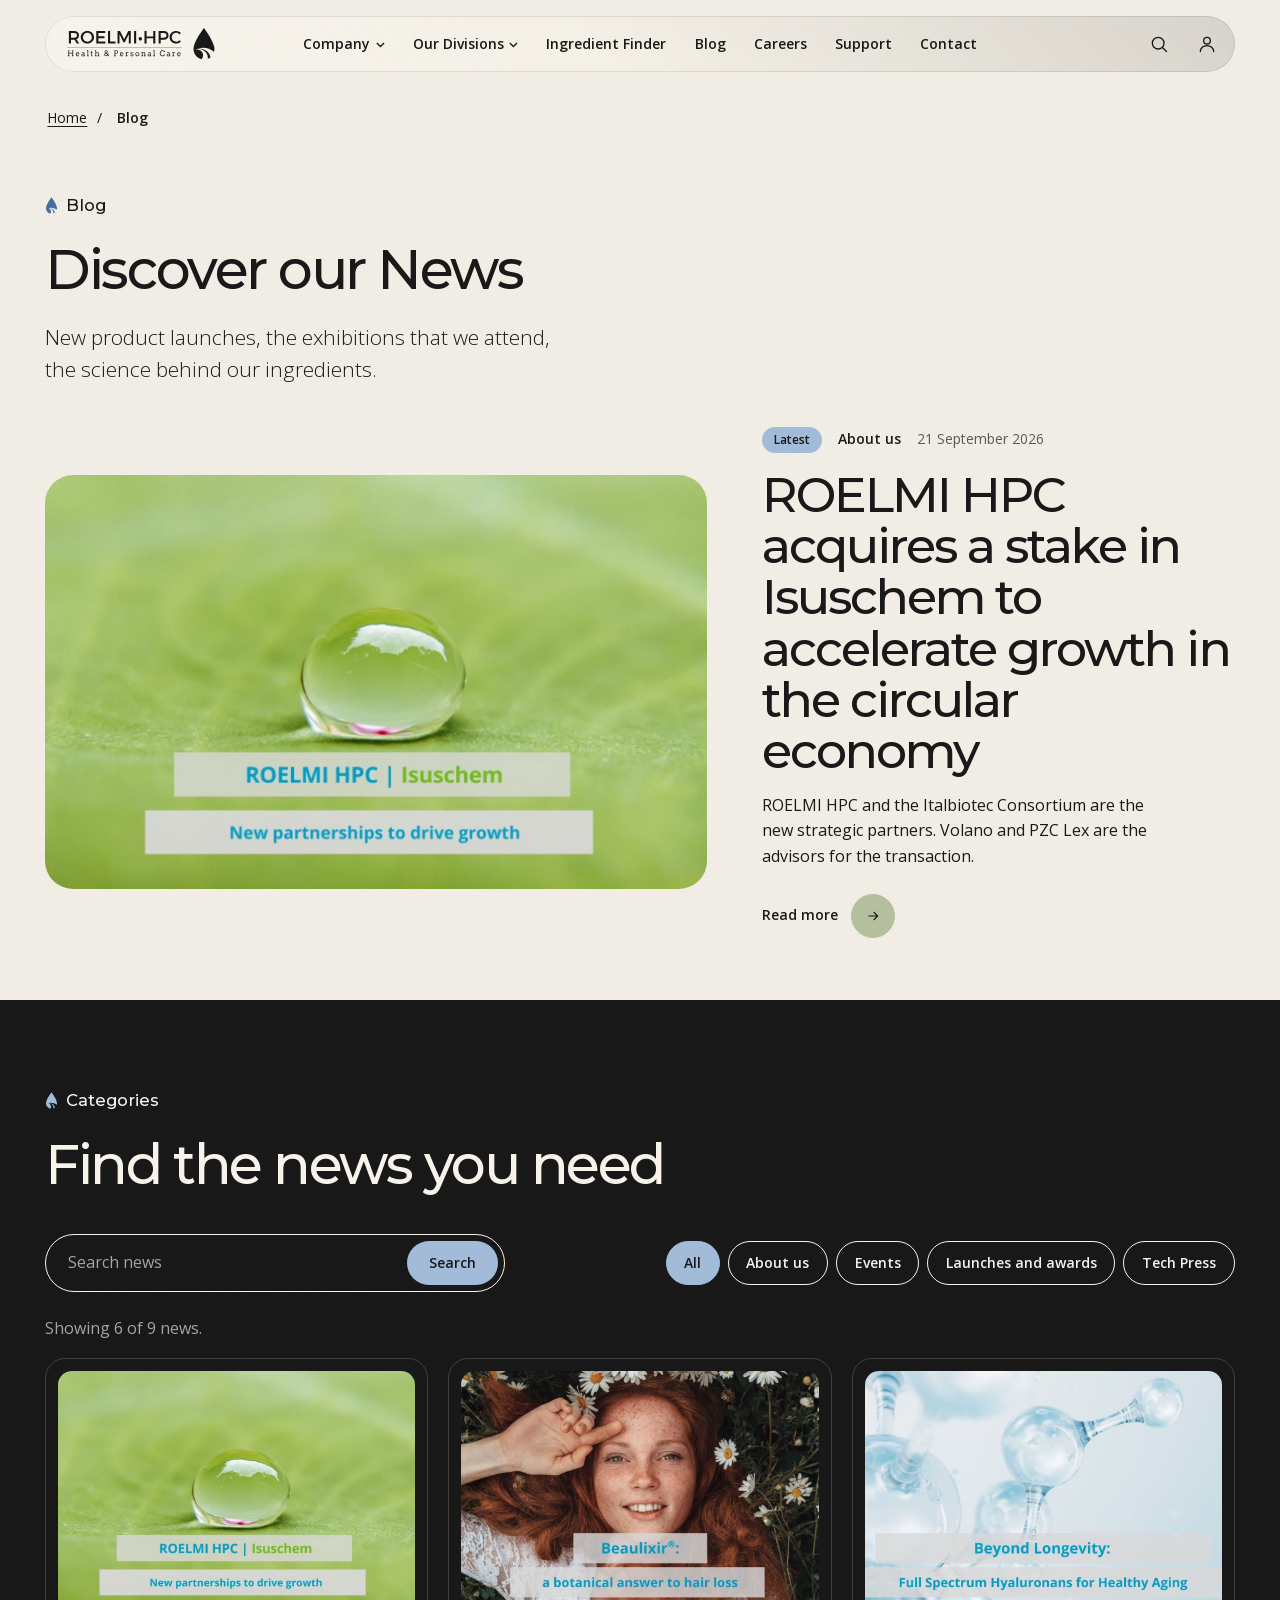
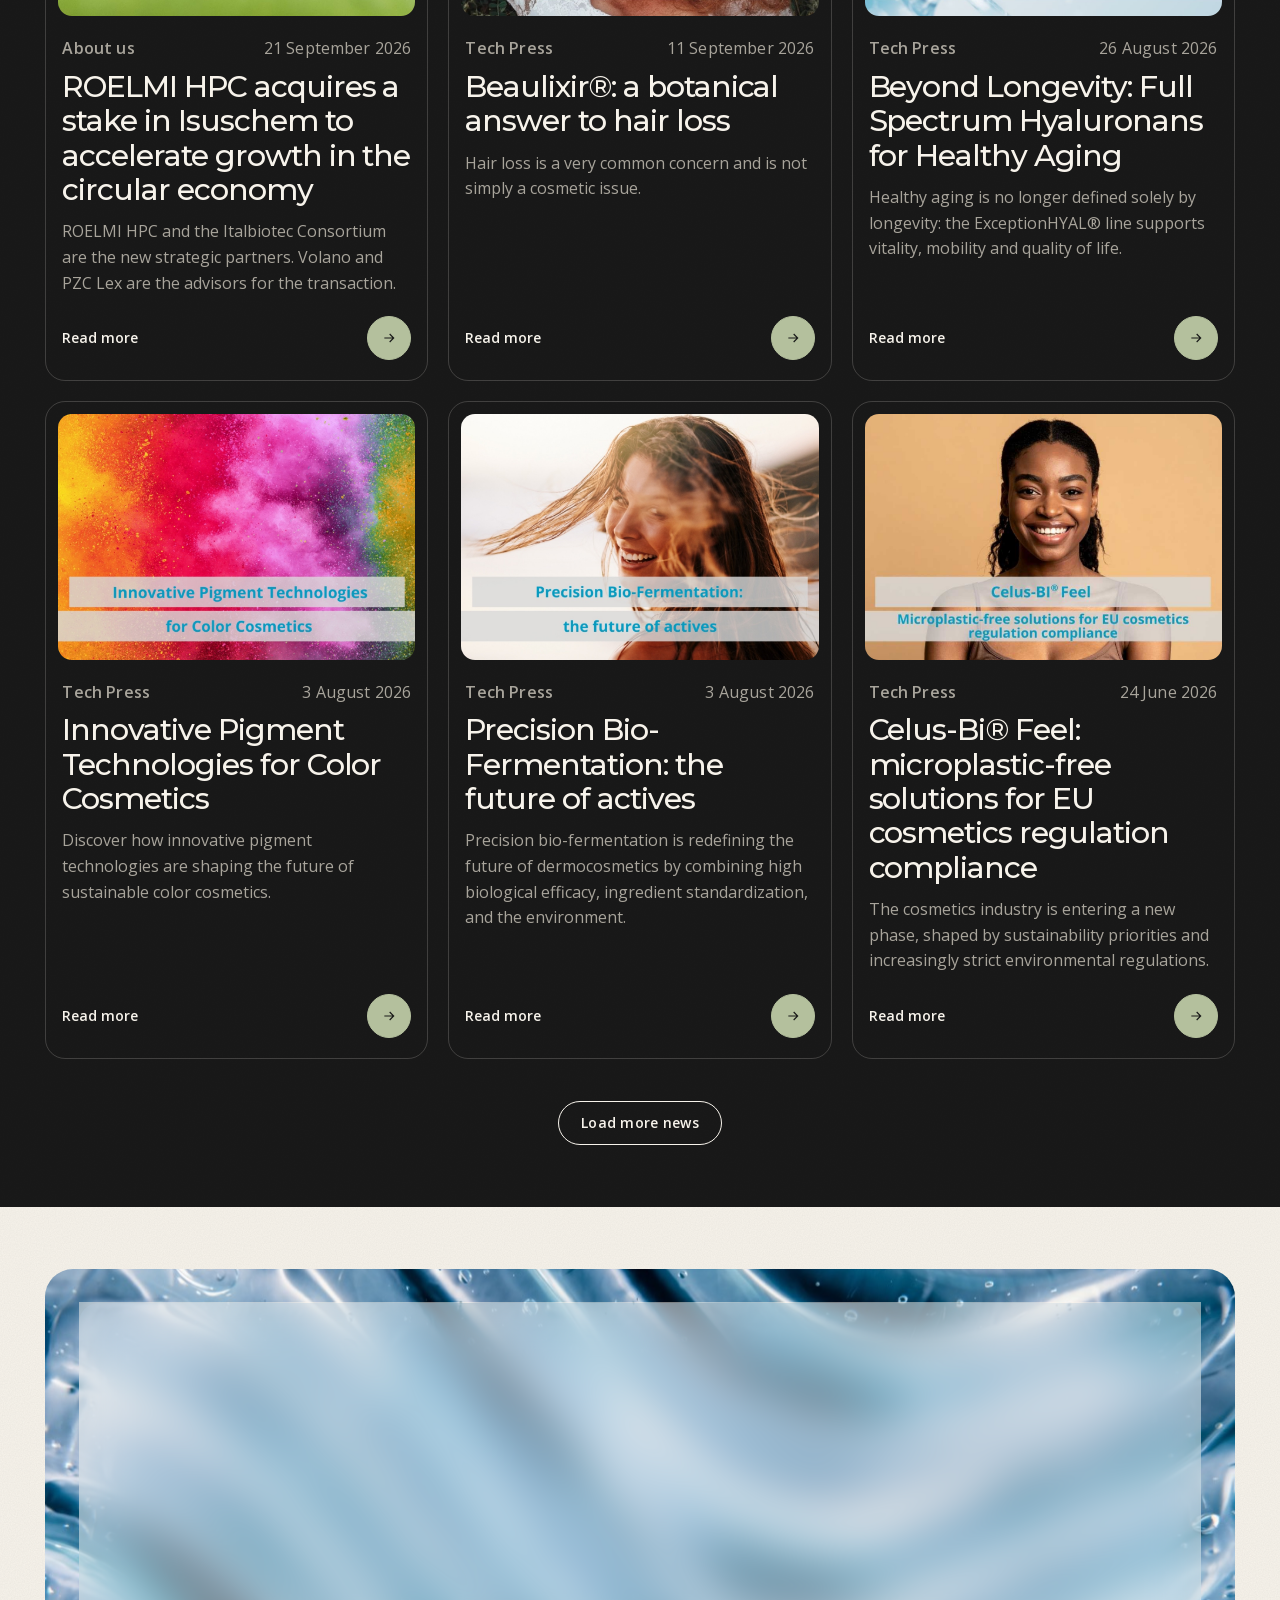
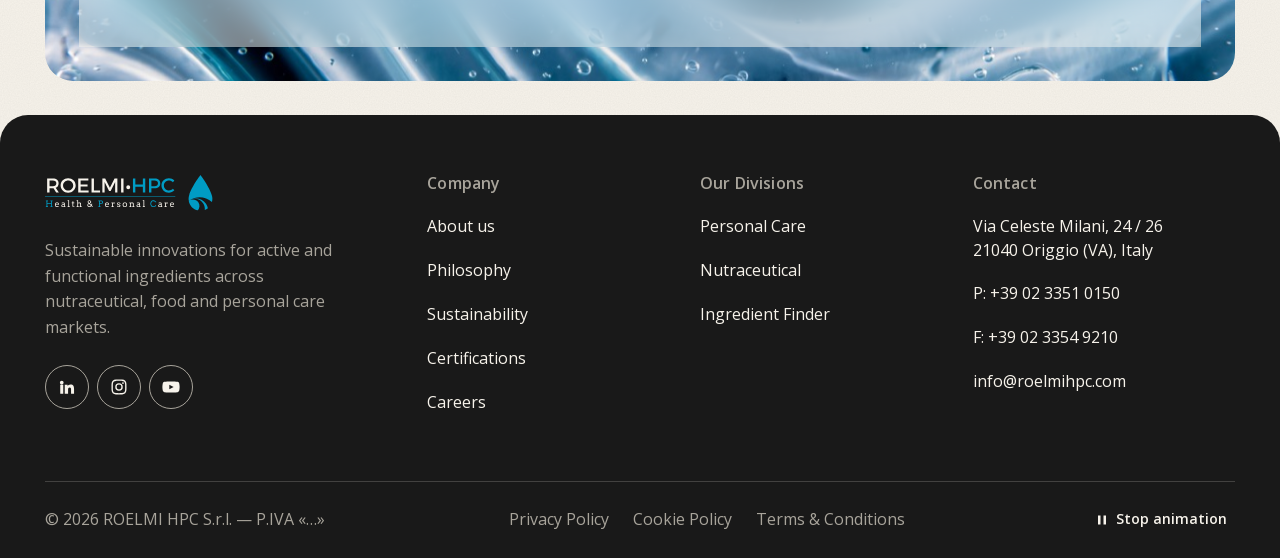
<file: blog.html>
<!DOCTYPE html>
<html lang="en" class="no-js">
<head>
  <meta charset="UTF-8">
  <meta name="viewport" content="width=device-width, initial-scale=1">
  <title>Blog — Discover our News | ROELMI HPC</title>
  <meta name="description" content="New product launches, the exhibitions that we attend, the science behind our ingredients: the news of ROELMI HPC.">
  <meta name="theme-color" content="#191919">
  <link rel="icon" href="images/favicon.svg" type="image/svg+xml">

  <meta property="og:type" content="website">
  <meta property="og:site_name" content="ROELMI HPC">
  <meta property="og:title" content="Blog — Discover our News | ROELMI HPC">
  <meta property="og:description" content="The news of ROELMI HPC.">
  <meta property="og:image" content="images/og-image.jpg">
  <meta name="twitter:card" content="summary_large_image">

  <script>document.documentElement.classList.replace('no-js', 'js');</script>

  <!-- Font serviti dal sito (GDPR) -->
  <link rel="preload" as="font" type="font/woff2" href="fonts/montserrat-latin.woff2" crossorigin>
  <link rel="preload" as="font" type="font/woff2" href="fonts/opensans-latin.woff2" crossorigin>

  <!-- CSS (blog.css: le schede del Blog della home; newsletter.css: come in home) -->
  <link rel="stylesheet" href="css/fonts.css">
  <link rel="stylesheet" href="css/reset.css">
  <link rel="stylesheet" href="css/base.css">
  <link rel="stylesheet" href="css/header.css">
  <link rel="stylesheet" href="css/blog.css">
  <link rel="stylesheet" href="css/newsletter.css">
  <link rel="stylesheet" href="css/blog-page.css">
  <link rel="stylesheet" href="css/footer.css">
</head>
<body>

  <svg width="0" height="0" style="position:absolute" aria-hidden="true" focusable="false">
    <symbol id="logo-roelmi" viewBox="0 0 256 54">
      <path d="M12.0334 17.0172C15.3679 17.0172 17.286 15.5943 17.286 12.6599C17.286 9.81631 15.3679 8.45615 12.0334 8.45615L6.90418 8.45615L6.90418 17.0172L12.0334 17.0172ZM13.0217 20.263C12.7103 20.2932 12.3729 20.2932 12.0334 20.2932L6.90418 20.2932L6.90418 26.813L3.25401 26.813L3.25401 5.18224L12.0334 5.18224C17.5649 5.18224 20.748 7.87013 20.748 12.5648C20.748 16.0268 19.1413 18.4682 16.2675 19.5818L21.1178 26.813L16.9767 26.813L13.0217 20.263Z"/>
      <path d="M27.5157 15.9972C27.5157 20.2939 31.0729 23.6954 35.3026 23.6954C39.5388 23.6954 43.0008 20.2939 43.0008 15.9972C43.0008 11.7026 39.5388 8.36382 35.3026 8.36382C31.0383 8.36382 27.5157 11.7026 27.5157 15.9972M46.7397 15.9972C46.7397 22.1752 41.7337 26.9671 35.2723 26.9671C28.8132 26.9671 23.8072 22.1752 23.8072 15.9972C23.8072 9.78669 28.8132 5.08558 35.2723 5.08558C41.7337 5.08558 46.7397 9.81696 46.7397 15.9972"/>
      <path d="M54.2809 8.45615L54.2809 14.2969L64.8487 14.2969L64.8487 17.5751L54.2809 17.5751L54.2809 23.539L66.4553 23.539L66.4553 26.813L50.6351 26.813L50.6351 5.18008L66.0856 5.18008L66.0856 8.45615L54.2809 8.45615Z"/>
      <path d="M83.9182 23.5064L83.9182 26.8127L70.9069 26.8127L70.9069 5.1777L74.5549 5.1777L74.5549 23.5064L83.9182 23.5064Z"/>
      <path d="M106.911 26.8134L106.881 10.6493L100.052 24.558L97.6708 24.558L90.8418 10.6493L90.8418 26.8134L87.4122 26.8134L87.4122 5.17835L91.7349 5.17835L98.8774 19.552L105.983 5.17835L110.28 5.17835L110.28 26.8134L106.911 26.8134Z"/>
      <path d="M115.997 26.8162L119.642 26.8162L119.642 5.18333L115.997 5.18333L115.997 26.8162Z"/>
      <path d="M129.75 18.5313C129.75 20.2915 128.513 21.6236 126.814 21.6236C125.146 21.6236 123.91 20.2915 123.91 18.5313C123.91 16.7711 125.146 15.5018 126.814 15.5018C128.513 15.5018 129.75 16.7711 129.75 18.5313"/>
      <path fill="#009CC4" style="fill: var(--logo-accent, #009CC4)" d="M197.061 8.42653L194.929 11.0841C193.352 9.38232 191.097 8.33354 188.902 8.33354C184.575 8.33354 181.174 11.6723 181.174 15.9345C181.174 20.2009 184.575 23.5678 188.902 23.5678C191.064 23.5678 193.292 22.5796 194.929 21.001L197.091 23.4143C194.898 25.5767 191.776 26.9671 188.718 26.9671C182.382 26.9671 177.469 22.1752 177.469 15.9669C177.469 9.81696 182.443 5.08558 188.841 5.08558C191.899 5.08558 194.959 6.35709 197.061 8.42653ZM149.128 26.8134L149.128 17.8523L137.662 17.8523L137.662 26.8134L134.017 26.8134L134.017 5.17835L137.662 5.17835L137.662 14.5762L149.128 14.5762L149.128 5.17835L152.773 5.17835L152.773 26.8134L149.128 26.8134ZM167.083 20.2932C172.522 20.2932 175.642 17.4497 175.642 12.5648C175.642 7.87013 172.522 5.18224 167.083 5.18224L158.462 5.18224L158.462 26.813L162.107 26.813L162.107 20.2932L167.083 20.2932ZM172.154 12.6599C172.154 15.5943 170.266 17.0172 166.928 17.0172L162.107 17.0172L162.107 8.45615L166.928 8.45615C170.266 8.45615 172.154 9.81631 172.154 12.6599Z"/>
      <path fill="#009CC4" style="fill: var(--logo-accent, #009CC4)" d="M167.99 41.4119C167.698 40.9145 167.311 40.5275 166.826 40.242C166.346 39.9587 165.81 39.816 165.217 39.816C164.709 39.816 164.249 39.9241 163.829 40.1361C163.412 40.3501 163.053 40.6377 162.754 40.9967C162.454 41.3557 162.223 41.773 162.058 42.2444C161.894 42.718 161.809 43.2175 161.809 43.7387C161.809 44.3571 161.902 44.9064 162.086 45.3864C162.268 45.86 162.506 46.2579 162.8 46.5758C163.094 46.8893 163.442 47.1531 163.851 47.365C164.253 47.5791 164.709 47.6808 165.217 47.6808C165.905 47.6808 166.504 47.5164 167.012 47.1812C167.525 46.8525 167.959 46.3011 168.323 45.5378L169.473 46.0827C169.307 46.5498 169.025 47.0061 168.628 47.4451C168.232 47.8797 167.743 48.2343 167.164 48.5025C166.582 48.7728 165.935 48.9047 165.23 48.9047C164.554 48.9047 163.933 48.7771 163.364 48.5241C162.798 48.2689 162.296 47.9056 161.851 47.4321C161.409 46.965 161.07 46.4071 160.839 45.7605C160.605 45.1161 160.488 44.4414 160.488 43.7387C160.488 43.0337 160.605 42.3655 160.839 41.7384C161.07 41.1092 161.399 40.5642 161.818 40.1015C162.238 39.6387 162.739 39.2711 163.323 39.0008C163.905 38.7348 164.536 38.5986 165.217 38.5986C165.821 38.5986 166.346 38.6851 166.785 38.8559C167.226 39.0289 167.598 39.2343 167.908 39.4722C168.215 39.7101 168.478 39.9717 168.701 40.2463L169.395 40.2463L169.395 41.4119L167.99 41.4119ZM8.31148 38.7975L11.527 38.7975L11.527 39.9241L10.5885 39.9241L10.5885 47.5834L11.527 47.5834L11.527 48.7101L8.31148 48.7101L8.31148 47.5834L9.30404 47.5834L9.30404 44.0219L3.56929 44.0219L3.56929 47.5834L4.56401 47.5834L4.56401 48.7101L1.34632 48.7101L1.34632 47.5834L2.28914 47.5834L2.28914 39.9241L1.34632 39.9241L1.34632 38.7975L4.56401 38.7975L4.56401 39.9241L3.56929 39.9241L3.56929 42.9234L9.30404 42.9234L9.30404 39.9241L8.31148 39.9241L8.31148 38.7975ZM86.5788 38.9694C86.2026 38.8548 85.7982 38.7986 85.3506 38.7986L81.3436 38.7986L81.3436 39.9274L82.2843 39.9274L82.2843 47.5845L81.3436 47.5845L81.3436 48.709L84.5591 48.709L84.5591 47.5845L83.5666 47.5845L83.5666 44.1182L85.3268 44.1182C85.7895 44.1182 86.2069 44.049 86.5853 43.9084C86.9594 43.77 87.2838 43.5797 87.5541 43.3419C87.8244 43.1018 88.0341 42.8229 88.1812 42.5007C88.3304 42.1785 88.4039 41.8411 88.4039 41.4778C88.4039 41.041 88.3304 40.6561 88.179 40.321C88.0276 39.9836 87.8179 39.7047 87.5454 39.4798C87.273 39.2527 86.9508 39.0862 86.5788 38.9694ZM85.3506 43.0456L83.5666 43.0456L83.5666 39.9274L85.1884 39.9274C85.8371 39.9274 86.3107 40.0615 86.6091 40.3339C86.9032 40.6086 87.0524 40.9891 87.0524 41.4778C87.0524 41.7352 87.007 41.9601 86.9248 42.1568C86.8405 42.3536 86.7215 42.5158 86.5702 42.6477C86.4231 42.7796 86.2415 42.8748 86.0361 42.9461C85.8285 43.011 85.5993 43.0456 85.3506 43.0456Z"/>
      <path d="M18.3148 42.7781C18.0316 42.7781 17.7829 42.8192 17.5731 42.8992C17.3634 42.9814 17.1839 43.0938 17.0325 43.2452C16.8855 43.3966 16.7644 43.5804 16.6779 43.7966C16.5871 44.015 16.5222 44.2637 16.4768 44.5297L19.9907 44.5297C19.9734 44.2767 19.9302 44.0431 19.8675 43.8334C19.8026 43.6171 19.7096 43.4333 19.5755 43.2755C19.4458 43.1176 19.2793 42.9965 19.0717 42.91C18.8706 42.8214 18.6154 42.7781 18.3148 42.7781L18.3148 42.7781ZM16.4119 45.479C16.4119 45.6714 16.4249 45.8444 16.453 46.0044C16.4833 46.1623 16.5222 46.318 16.5763 46.4607C16.7384 46.8954 16.9958 47.2241 17.3504 47.4446C17.705 47.6652 18.1073 47.7776 18.557 47.7776C18.9095 47.7776 19.2512 47.7257 19.5885 47.6263C19.9215 47.529 20.2697 47.3776 20.6351 47.1657L21.1282 47.996C20.6805 48.3031 20.2372 48.5302 19.7853 48.6772C19.3355 48.8242 18.8706 48.8999 18.3862 48.8999C17.9299 48.8999 17.5039 48.8242 17.1169 48.6707C16.7255 48.5172 16.3903 48.2901 16.107 47.9896C15.8259 47.689 15.6053 47.3149 15.4475 46.8673C15.2875 46.4175 15.2096 45.892 15.2096 45.2952C15.2096 44.8108 15.2766 44.3545 15.4107 43.9264C15.5448 43.496 15.7502 43.1198 16.0184 42.7997C16.2843 42.4819 16.6173 42.2267 17.0131 42.0407C17.411 41.8504 17.8737 41.7575 18.3992 41.7575C18.9095 41.7575 19.3355 41.8353 19.6772 41.9888C20.021 42.1445 20.3 42.35 20.5162 42.6051C20.7324 42.8603 20.8946 43.1522 21.0049 43.4787C21.1152 43.8074 21.1952 44.1404 21.2406 44.4778C21.2579 44.6421 21.273 44.8108 21.2795 44.9838C21.2882 45.1525 21.2903 45.3168 21.2903 45.479L16.4119 45.479Z"/>
      <path d="M27.4217 47.878C27.5839 47.878 27.7439 47.8607 27.9061 47.8196C28.0682 47.7807 28.2218 47.7288 28.3623 47.6596C28.505 47.5925 28.6413 47.5125 28.7624 47.426C28.8835 47.3352 28.9873 47.2422 29.0716 47.1449L29.0759 45.6182L27.666 45.6182C27.4282 45.6182 27.2141 45.642 27.0195 45.6961C26.8248 45.748 26.6583 45.8215 26.5156 45.9253C26.3751 46.0248 26.2648 46.148 26.1848 46.2972C26.1069 46.4443 26.068 46.6151 26.068 46.8076C26.068 46.9871 26.1004 47.1406 26.1653 47.2768C26.2323 47.4066 26.3232 47.519 26.4421 47.6077C26.5632 47.6963 26.7059 47.7634 26.8724 47.8109C27.0368 47.8585 27.2206 47.878 27.4217 47.878L27.4217 47.878ZM29.0716 48.0812C28.8121 48.3213 28.5267 48.518 28.2174 48.6716C27.9061 48.8229 27.5493 48.9008 27.1535 48.9008C26.8227 48.9008 26.5178 48.8446 26.2432 48.7429C25.9664 48.637 25.7242 48.4943 25.5274 48.3148C25.3263 48.131 25.1684 47.9234 25.0581 47.6833C24.9479 47.4433 24.8916 47.1882 24.8916 46.9179C24.8916 46.6303 24.9327 46.3751 25.0192 46.1524C25.1036 45.9318 25.2182 45.7393 25.3587 45.5728C25.4993 45.4106 25.6658 45.2723 25.8561 45.1598C26.0464 45.0495 26.2432 44.9587 26.4529 44.8938C26.6583 44.8246 26.8703 44.7792 27.0865 44.7511C27.2984 44.723 27.506 44.7079 27.7049 44.7079C28.0163 44.7079 28.2802 44.7165 28.4942 44.7381C28.7083 44.7576 28.9029 44.7814 29.0759 44.8181L29.0824 44.2624C29.0824 44.0245 29.05 43.8148 28.9786 43.6396C28.9073 43.4623 28.8099 43.3153 28.6824 43.2006C28.5569 43.086 28.4077 42.9995 28.2304 42.9433C28.0531 42.8849 27.8585 42.859 27.6379 42.859C27.4303 42.859 27.2357 42.8741 27.0497 42.9001C26.8594 42.9303 26.6864 42.9671 26.5243 43.0104C26.3599 43.0579 26.2086 43.1098 26.0702 43.166C25.9339 43.2288 25.8193 43.2871 25.722 43.352L25.322 42.5108C25.482 42.4049 25.6636 42.3097 25.8518 42.2189C26.0442 42.1281 26.2453 42.0546 26.4572 41.9897C26.667 41.927 26.8832 41.8772 27.106 41.8405C27.3265 41.8037 27.5428 41.7864 27.7547 41.7864C28.1482 41.7864 28.5007 41.8297 28.8164 41.927C29.1278 42.02 29.396 42.1627 29.6122 42.3595C29.8306 42.5584 29.9993 42.8071 30.116 43.1098C30.235 43.4147 30.2934 43.7759 30.2934 44.1975L30.2869 47.5839L31.0372 47.5839L31.0372 48.7083L29.0716 48.7083L29.0716 48.0812Z"/>
      <path d="M34.5012 38.5337L36.7004 38.5337L36.7004 47.5856L37.7167 47.5856L37.7167 48.7079L34.5012 48.7079L34.5012 47.5856L35.483 47.5856L35.483 39.6603L34.5012 39.6603L34.5012 38.5337Z"/>
      <path d="M43.0136 41.9335L44.6008 41.9335L44.6008 42.9217L43.0006 42.9217L42.9812 46.8335C42.9812 47.0995 43.0136 47.3157 43.0742 47.4801C43.1347 47.6466 43.2342 47.759 43.3682 47.8239C43.5023 47.8866 43.6537 47.9212 43.8245 47.9212C44.0062 47.9212 44.1705 47.9018 44.3089 47.8693C44.4494 47.8347 44.5987 47.7807 44.7652 47.7028L45.0463 48.5202C44.8365 48.6283 44.6181 48.717 44.3889 48.7775C44.1554 48.8402 43.8851 48.8748 43.5693 48.8748C43.2709 48.8748 43.0136 48.8338 42.793 48.7624C42.5746 48.691 42.3887 48.5699 42.2395 48.4034C42.0881 48.2326 41.9756 48.0056 41.9021 47.7179C41.8264 47.4325 41.7918 47.0757 41.7918 46.6497L41.8113 42.9217L40.7301 42.9217L40.7301 41.9335L41.8243 41.9335L41.8243 40.3138L43.0136 39.7516L43.0136 41.9335Z"/>
      <path d="M48.2687 38.5337L50.4138 38.5337L50.4138 42.6812L50.4549 42.6812C50.5739 42.558 50.7166 42.4455 50.8766 42.3396C51.0345 42.2315 51.2031 42.1385 51.3761 42.0606C51.5491 41.9828 51.7308 41.9179 51.9167 41.8768C52.1027 41.8336 52.3016 41.8119 52.5049 41.8119C52.8682 41.8119 53.1969 41.8617 53.4888 41.9612C53.7786 42.0628 54.0294 42.2163 54.2327 42.4174C54.4381 42.625 54.596 42.8867 54.7084 43.2067C54.8187 43.5289 54.8728 43.9052 54.8728 44.3441L54.8728 47.5856L55.8934 47.5856L55.8934 48.7079L52.6779 48.7079L52.6779 47.5856L53.6056 47.5856L53.6056 44.4933C53.6056 43.9744 53.4737 43.5786 53.212 43.3127C52.9482 43.0424 52.5698 42.9083 52.0767 42.9083C51.7935 42.9083 51.5123 42.9775 51.2247 43.1072C50.9393 43.2435 50.6647 43.4078 50.4138 43.6111L50.4138 47.5856L51.3956 47.5856L51.3956 48.7079L48.1779 48.7079L48.1779 47.5856L49.2007 47.5856L49.2007 39.6603L48.2687 39.6603L48.2687 38.5337Z"/>
      <path d="M68.7198 42.0012C68.8344 41.8757 68.9296 41.7395 69.0074 41.5773C69.0853 41.4195 69.1242 41.253 69.1242 41.0778C69.1242 40.894 69.0853 40.7167 69.0053 40.5502C68.9252 40.3793 68.815 40.2301 68.6809 40.0961C68.5447 39.9685 68.3868 39.8625 68.2073 39.789C68.0257 39.709 67.8332 39.6722 67.6364 39.6722C67.4159 39.6722 67.2191 39.709 67.0418 39.7825C66.8666 39.8539 66.7131 39.9533 66.5877 40.0766C66.4622 40.2042 66.3628 40.3512 66.2936 40.5199C66.2244 40.6886 66.1876 40.868 66.1876 41.0627C66.1876 41.2486 66.233 41.4411 66.3239 41.6422C66.4147 41.8476 66.5747 42.0595 66.8104 42.2823L67.3921 42.8229C67.6516 42.7126 67.8916 42.5872 68.1187 42.4574C68.3457 42.3277 68.5447 42.1741 68.7198 42.0012L68.7198 42.0012ZM66.6871 44.356C66.5358 44.4144 66.4039 44.4987 66.2849 44.6069C66.1638 44.7128 66.06 44.8361 65.9714 44.9723C65.8849 45.1107 65.82 45.2599 65.7703 45.4178C65.7227 45.5756 65.6989 45.7378 65.6989 45.8978C65.6989 46.1508 65.7465 46.3844 65.846 46.6006C65.9454 46.819 66.0795 47.0028 66.2503 47.1607C66.4233 47.3186 66.6266 47.4418 66.858 47.5305C67.0937 47.6191 67.3424 47.6645 67.6083 47.6645C67.8332 47.6645 68.0473 47.6321 68.2484 47.5759C68.4495 47.5197 68.6355 47.4418 68.8106 47.3402C68.9836 47.2385 69.1458 47.1131 69.2907 46.9747C69.4377 46.832 69.5761 46.6785 69.7016 46.512L67.2148 44.1117L66.6871 44.356ZM72.0175 48.7479L70.4714 47.2558C70.2876 47.4829 70.093 47.6905 69.8767 47.8808C69.6626 48.0667 69.4356 48.2289 69.1934 48.3652C68.9512 48.5057 68.696 48.6117 68.4214 48.6895C68.1489 48.763 67.8613 48.8041 67.5543 48.8041C67.1348 48.8041 66.7369 48.7263 66.3693 48.5771C66.0017 48.43 65.6816 48.2289 65.407 47.9716C65.1345 47.7121 64.9204 47.4094 64.7647 47.0569C64.6069 46.7066 64.529 46.3282 64.529 45.9238C64.529 45.6578 64.5701 45.3983 64.6501 45.1475C64.728 44.8988 64.8404 44.6631 64.981 44.4447C65.1259 44.2284 65.2902 44.0295 65.4783 43.8543C65.6686 43.6835 65.9671 43.4911 66.3649 43.29L65.9325 42.8704C65.8222 42.7667 65.7097 42.6456 65.6038 42.5093C65.4978 42.3753 65.4048 42.2282 65.3227 42.0725C65.2426 41.9168 65.1756 41.7525 65.1259 41.5838C65.0761 41.413 65.0502 41.2421 65.0502 41.0778C65.0502 40.7296 65.1194 40.4074 65.2535 40.1047C65.3897 39.8041 65.5713 39.5403 65.807 39.3197C66.0384 39.0949 66.3152 38.9219 66.6266 38.7943C66.9423 38.6645 67.2775 38.6018 67.6364 38.6018C68.0149 38.6018 68.3652 38.6667 68.6895 38.8029C69.0139 38.937 69.2929 39.1208 69.5307 39.3457C69.7686 39.5706 69.9502 39.8344 70.0865 40.1371C70.2205 40.4356 70.2876 40.7513 70.2876 41.0778C70.2876 41.3395 70.2638 41.5687 70.2119 41.7698C70.1578 41.9666 70.0865 42.1439 69.987 42.3017C69.894 42.4574 69.7794 42.6001 69.6453 42.7299C69.5134 42.8575 69.3707 42.9764 69.2215 43.0845C69.0723 43.197 68.9144 43.2964 68.7587 43.3829C68.6031 43.4716 68.4409 43.5603 68.2744 43.6403L70.2746 45.5043C70.4173 45.1864 70.5276 44.8707 70.6119 44.5636C70.6984 44.2501 70.7655 43.9668 70.813 43.7116L72.0413 43.7116C71.9678 44.1225 71.8553 44.5506 71.7018 44.9896C71.5483 45.4308 71.3536 45.8611 71.1201 46.2827L72.9236 47.9586L72.0175 48.7479Z"/>
      <path d="M94.5772 42.7781C94.2918 42.7781 94.0452 42.8192 93.8333 42.8992C93.6236 42.9814 93.4419 43.0938 93.2949 43.2452C93.1435 43.3966 93.0267 43.5804 92.9381 43.7966C92.8473 44.015 92.7802 44.2637 92.7391 44.5297L96.2487 44.5297C96.2314 44.2767 96.1925 44.0431 96.1298 43.8334C96.0671 43.6171 95.9676 43.4333 95.8379 43.2755C95.706 43.1176 95.5416 42.9965 95.334 42.91C95.1286 42.8214 94.8778 42.7781 94.5772 42.7781L94.5772 42.7781ZM92.6743 45.479C92.6743 45.6714 92.6872 45.8444 92.7153 46.0044C92.7456 46.1623 92.7845 46.318 92.8343 46.4607C92.9986 46.8954 93.256 47.2241 93.6128 47.4446C93.9674 47.6652 94.3696 47.7776 94.8172 47.7776C95.1719 47.7776 95.5135 47.7257 95.8465 47.6263C96.1817 47.529 96.532 47.3776 96.8996 47.1657L97.3883 47.996C96.9429 48.3031 96.4953 48.5302 96.0498 48.6772C95.5979 48.8242 95.1329 48.8999 94.6486 48.8999C94.1901 48.8999 93.7663 48.8242 93.3749 48.6707C92.9857 48.5172 92.6483 48.2901 92.3694 47.9896C92.0882 47.689 91.8698 47.3149 91.7098 46.8673C91.5498 46.4175 91.4698 45.892 91.4698 45.2952C91.4698 44.8108 91.539 44.3545 91.6731 43.9264C91.8093 43.496 92.0104 43.1198 92.2764 42.7997C92.5467 42.4819 92.8775 42.2267 93.2733 42.0407C93.6711 41.8504 94.1361 41.7575 94.6615 41.7575C95.1719 41.7575 95.5979 41.8353 95.9395 41.9888C96.2833 42.1445 96.5623 42.35 96.7764 42.6051C96.9926 42.8603 97.157 43.1522 97.2673 43.4787C97.3797 43.8074 97.4554 44.1404 97.4986 44.4778C97.5202 44.6421 97.5354 44.8108 97.5419 44.9838C97.5484 45.1525 97.5527 45.3168 97.5527 45.479L92.6743 45.479Z"/>
      <path d="M106.221 43.3674L104.978 43.3674L104.978 42.95C104.833 42.95 104.688 42.976 104.537 43.0322C104.385 43.0841 104.245 43.1684 104.115 43.2809C103.983 43.3912 103.871 43.5317 103.771 43.7025C103.674 43.8734 103.603 44.0788 103.561 44.3145L103.561 47.5819L104.71 47.5819L104.71 48.7107L101.347 48.7107L101.347 47.5819L102.283 47.5819L102.29 43.056L101.347 43.056L101.347 41.9337L103.512 41.9337L103.512 42.87C103.594 42.7295 103.68 42.6019 103.78 42.4808C103.877 42.3597 103.983 42.2559 104.104 42.1672C104.225 42.0786 104.357 42.0072 104.504 41.9596C104.649 41.9077 104.807 41.8818 104.978 41.8818L105.618 41.8818C105.819 41.8818 106.02 41.8861 106.221 41.8948L106.221 43.3674Z"/>
      <path d="M113.552 43.285C113.468 43.1574 113.358 43.0514 113.221 42.9714C113.087 42.8914 112.936 42.8309 112.772 42.7941C112.607 42.7595 112.443 42.7379 112.287 42.7379C112.112 42.7379 111.952 42.7595 111.807 42.7984C111.66 42.8374 111.537 42.8936 111.429 42.9693C111.327 43.0428 111.243 43.1315 111.184 43.2396C111.124 43.3477 111.098 43.4645 111.098 43.5985C111.098 43.8234 111.167 44.0029 111.301 44.1348C111.44 44.2689 111.671 44.3943 111.993 44.5024L113.293 44.963C113.853 45.149 114.262 45.4042 114.515 45.7264C114.774 46.0507 114.904 46.4356 114.904 46.8854C114.904 47.186 114.843 47.4628 114.724 47.7115C114.603 47.9645 114.432 48.1785 114.212 48.3515C113.993 48.531 113.73 48.6651 113.418 48.7646C113.109 48.8619 112.765 48.9138 112.382 48.9138C111.857 48.9138 111.429 48.8273 111.098 48.6564C110.765 48.4856 110.51 48.265 110.332 47.9818L109.651 47.9818L109.651 46.8573L111.005 46.8573C111.005 47.0433 111.046 47.2055 111.124 47.3395C111.206 47.4736 111.314 47.5796 111.446 47.6617C111.578 47.7461 111.731 47.8088 111.896 47.8455C112.067 47.8866 112.237 47.9082 112.41 47.9082C112.581 47.9082 112.743 47.8866 112.904 47.8434C113.059 47.8023 113.198 47.7417 113.319 47.6596C113.438 47.5796 113.531 47.4822 113.602 47.3698C113.671 47.2552 113.706 47.1254 113.706 46.9827C113.706 46.7643 113.637 46.5784 113.492 46.427C113.353 46.2756 113.113 46.1372 112.772 46.0161L111.476 45.5317C110.949 45.3458 110.557 45.1057 110.302 44.816C110.047 44.5241 109.922 44.1608 109.922 43.7261C109.922 43.4385 109.976 43.1725 110.082 42.9282C110.185 42.686 110.341 42.4741 110.546 42.2968C110.748 42.1194 110.992 41.981 111.288 41.8837C111.578 41.7843 111.913 41.7324 112.287 41.7324C112.772 41.7324 113.176 41.7994 113.505 41.9335C113.831 42.0697 114.125 42.3011 114.387 42.6276L115.021 42.6276L115.021 43.7542L113.678 43.7542C113.678 43.5704 113.639 43.4147 113.552 43.285"/>
      <path d="M119.603 45.3207C119.603 45.7099 119.657 46.0602 119.768 46.3759C119.878 46.6873 120.032 46.9555 120.228 47.176C120.419 47.3966 120.646 47.5674 120.901 47.6885C121.156 47.8053 121.426 47.8659 121.714 47.8659C122.014 47.8659 122.293 47.8075 122.555 47.6907C122.812 47.5739 123.042 47.4031 123.23 47.1825C123.422 46.962 123.574 46.6982 123.682 46.3803C123.792 46.071 123.846 45.7164 123.846 45.3207C123.846 44.9142 123.792 44.5509 123.682 44.2308C123.574 43.9129 123.422 43.647 123.234 43.4329C123.044 43.2188 122.819 43.0566 122.557 42.9485C122.298 42.8382 122.014 42.7842 121.714 42.7842C121.426 42.7842 121.156 42.8382 120.901 42.9485C120.646 43.0566 120.419 43.2188 120.228 43.4329C120.032 43.647 119.878 43.9129 119.768 44.2308C119.657 44.5509 119.603 44.9142 119.603 45.3207M118.315 45.3207C118.317 44.7866 118.405 44.2979 118.572 43.8546C118.741 43.4178 118.974 43.0393 119.277 42.7236C119.575 42.4057 119.934 42.1614 120.347 41.9949C120.762 41.8241 121.219 41.7397 121.714 41.7397C122.216 41.7397 122.674 41.8241 123.093 41.9949C123.507 42.1614 123.865 42.4057 124.162 42.715C124.456 43.0264 124.687 43.4026 124.856 43.8438C125.018 44.2849 125.1 44.7714 125.1 45.3099C125.1 45.8353 125.018 46.3219 124.856 46.763C124.687 47.2085 124.456 47.5869 124.162 47.9026C123.865 48.2227 123.507 48.4713 123.093 48.6465C122.674 48.826 122.216 48.9125 121.714 48.9125C121.204 48.9125 120.741 48.826 120.326 48.6487C119.915 48.4757 119.558 48.2313 119.264 47.9156C118.968 47.5977 118.736 47.2193 118.57 46.7825C118.405 46.3414 118.317 45.8526 118.315 45.3207"/>
      <path d="M133.018 47.5845L133.974 47.5845L133.974 44.4901C133.974 43.9711 133.842 43.5797 133.576 43.3094C133.312 43.0434 132.934 42.9094 132.445 42.9094C132.16 42.9094 131.874 42.9764 131.587 43.1126C131.299 43.2467 131.024 43.4154 130.769 43.6143L130.769 47.5845L131.723 47.5845L131.723 48.7111L128.559 48.7111L128.559 47.5845L129.502 47.5845L129.502 43.0586L128.559 43.0586L128.559 41.9363L130.715 41.9363L130.715 42.7321L130.73 42.7321C130.875 42.6045 131.029 42.4855 131.189 42.3753C131.355 42.2585 131.526 42.1612 131.706 42.079C131.883 41.9947 132.071 41.9298 132.263 41.8844C132.458 41.8346 132.661 41.813 132.875 41.813C133.239 41.813 133.565 41.8606 133.857 41.9579C134.147 42.0617 134.393 42.2152 134.601 42.4185C134.806 42.6239 134.964 42.8877 135.077 43.2056C135.187 43.5278 135.241 43.9062 135.241 44.3409L135.241 47.5845L136.184 47.5845L136.184 48.7111L133.018 48.7111L133.018 47.5845Z"/>
      <path d="M141.969 47.878C142.131 47.878 142.291 47.8607 142.453 47.8196C142.615 47.7807 142.769 47.7288 142.909 47.6596C143.052 47.5925 143.188 47.5125 143.31 47.426C143.431 47.3352 143.534 47.2422 143.619 47.1449L143.623 45.6182L142.213 45.6182C141.975 45.6182 141.761 45.642 141.567 45.6961C141.372 45.748 141.205 45.8215 141.063 45.9253C140.922 46.0248 140.81 46.148 140.732 46.2972C140.654 46.4443 140.615 46.6151 140.615 46.8076C140.615 46.9871 140.648 47.1406 140.712 47.2768C140.779 47.4066 140.87 47.519 140.989 47.6077C141.11 47.6963 141.253 47.7634 141.42 47.8109C141.584 47.8585 141.768 47.878 141.969 47.878L141.969 47.878ZM143.619 48.0812C143.359 48.3213 143.074 48.518 142.765 48.6716C142.453 48.8229 142.096 48.9008 141.701 48.9008C141.37 48.9008 141.065 48.8446 140.79 48.7429C140.514 48.637 140.271 48.4943 140.075 48.3148C139.873 48.131 139.716 47.9234 139.605 47.6833C139.495 47.4433 139.439 47.1882 139.439 46.9179C139.439 46.6303 139.48 46.3751 139.566 46.1524C139.651 45.9318 139.765 45.7393 139.906 45.5728C140.046 45.4106 140.213 45.2723 140.405 45.1598C140.594 45.0495 140.79 44.9587 141 44.8938C141.205 44.8246 141.417 44.7792 141.634 44.7511C141.846 44.723 142.053 44.7079 142.252 44.7079C142.563 44.7079 142.827 44.7165 143.041 44.7381C143.255 44.7576 143.45 44.7814 143.623 44.8181L143.63 44.2624C143.63 44.0245 143.597 43.8148 143.526 43.6396C143.454 43.4623 143.357 43.3153 143.23 43.2006C143.104 43.086 142.955 42.9995 142.778 42.9433C142.6 42.8849 142.406 42.859 142.185 42.859C141.977 42.859 141.783 42.8741 141.597 42.9001C141.407 42.9303 141.234 42.9671 141.071 43.0104C140.907 43.0579 140.756 43.1098 140.617 43.166C140.481 43.2288 140.366 43.2871 140.269 43.352L139.869 42.5108C140.029 42.4049 140.211 42.3097 140.399 42.2189C140.591 42.1281 140.792 42.0546 141.004 41.9897C141.214 41.927 141.43 41.8772 141.651 41.8405C141.874 41.8037 142.09 41.7864 142.302 41.7864C142.695 41.7864 143.048 41.8297 143.364 41.927C143.675 42.02 143.943 42.1627 144.159 42.3595C144.378 42.5584 144.546 42.8071 144.663 43.1098C144.78 43.4147 144.841 43.7759 144.841 44.1975L144.834 47.5839L145.584 47.5839L145.584 48.7083L143.619 48.7083L143.619 48.0812Z"/>
      <path d="M149.048 38.5337L151.248 38.5337L151.248 47.5856L152.264 47.5856L152.264 48.7079L149.048 48.7079L149.048 47.5856L150.03 47.5856L150.03 39.6603L149.048 39.6603L149.048 38.5337Z"/>
      <path d="M175.016 47.878C175.179 47.878 175.337 47.8607 175.499 47.8196C175.661 47.7807 175.814 47.7288 175.957 47.6596C176.102 47.5925 176.234 47.5125 176.355 47.426C176.478 47.3352 176.58 47.2422 176.664 47.1449L176.671 45.6182L175.259 45.6182C175.021 45.6182 174.809 45.642 174.612 45.6961C174.422 45.748 174.253 45.8215 174.113 45.9253C173.968 46.0248 173.86 46.148 173.78 46.2972C173.704 46.4443 173.663 46.6151 173.663 46.8076C173.663 46.9871 173.695 47.1406 173.76 47.2768C173.827 47.4066 173.92 47.519 174.039 47.6077C174.158 47.6963 174.301 47.7634 174.467 47.8109C174.634 47.8585 174.815 47.878 175.016 47.878L175.016 47.878ZM176.664 48.0812C176.407 48.3213 176.124 48.518 175.812 48.6716C175.499 48.8229 175.146 48.9008 174.748 48.9008C174.415 48.9008 174.113 48.8446 173.836 48.7429C173.559 48.637 173.321 48.4943 173.122 48.3148C172.919 48.131 172.763 47.9234 172.653 47.6833C172.541 47.4433 172.484 47.1882 172.484 46.9179C172.484 46.6303 172.528 46.3751 172.614 46.1524C172.698 45.9318 172.811 45.7393 172.954 45.5728C173.094 45.4106 173.263 45.2723 173.451 45.1598C173.641 45.0495 173.84 44.9587 174.046 44.8938C174.253 44.8246 174.463 44.7792 174.679 44.7511C174.895 44.723 175.101 44.7079 175.298 44.7079C175.611 44.7079 175.875 44.7165 176.089 44.7381C176.301 44.7576 176.498 44.7814 176.671 44.8181L176.677 44.2624C176.677 44.0245 176.643 43.8148 176.576 43.6396C176.502 43.4623 176.405 43.3153 176.277 43.2006C176.152 43.086 176 42.9995 175.825 42.9433C175.648 42.8849 175.451 42.859 175.233 42.859C175.027 42.859 174.831 42.8741 174.645 42.9001C174.454 42.9303 174.281 42.9671 174.117 43.0104C173.953 43.0579 173.801 43.1098 173.665 43.166C173.531 43.2288 173.412 43.2871 173.317 43.352L172.917 42.5108C173.079 42.4049 173.256 42.3097 173.449 42.2189C173.641 42.1281 173.84 42.0546 174.052 41.9897C174.266 41.927 174.478 41.8772 174.701 41.8405C174.921 41.8037 175.135 41.7864 175.349 41.7864C175.743 41.7864 176.096 41.8297 176.409 41.927C176.723 42.02 176.989 42.1627 177.205 42.3595C177.425 42.5584 177.592 42.8071 177.711 43.1098C177.83 43.4147 177.888 43.7759 177.888 44.1975L177.882 47.5839L178.632 47.5839L178.632 48.7083L176.664 48.7083L176.664 48.0812Z"/>
      <path d="M187.021 43.3674L185.777 43.3674L185.777 42.95C185.632 42.95 185.488 42.976 185.336 43.0322C185.185 43.0841 185.044 43.1684 184.915 43.2809C184.783 43.3912 184.67 43.5317 184.573 43.7025C184.473 43.8734 184.402 44.0788 184.361 44.3145L184.361 47.5819L185.509 47.5819L185.509 48.7107L182.147 48.7107L182.147 47.5819L183.083 47.5819L183.089 43.056L182.147 43.056L182.147 41.9337L184.313 41.9337L184.313 42.87C184.393 42.7295 184.48 42.6019 184.579 42.4808C184.677 42.3597 184.783 42.2559 184.904 42.1672C185.025 42.0786 185.157 42.0072 185.304 41.9596C185.451 41.9077 185.607 41.8818 185.777 41.8818L186.417 41.8818C186.619 41.8818 186.82 41.8861 187.021 41.8948L187.021 43.3674Z"/>
      <path d="M193.624 42.7781C193.339 42.7781 193.092 42.8192 192.878 42.8992C192.668 42.9814 192.489 43.0938 192.342 43.2452C192.19 43.3966 192.074 43.5804 191.985 43.7966C191.894 44.015 191.827 44.2637 191.786 44.5297L195.296 44.5297C195.278 44.2767 195.239 44.0431 195.177 43.8334C195.112 43.6171 195.015 43.4333 194.885 43.2755C194.753 43.1176 194.586 42.9965 194.381 42.91C194.176 42.8214 193.925 42.7781 193.624 42.7781L193.624 42.7781ZM191.719 45.479C191.719 45.6714 191.734 45.8444 191.762 46.0044C191.793 46.1623 191.831 46.318 191.881 46.4607C192.043 46.8954 192.303 47.2241 192.66 47.4446C193.014 47.6652 193.417 47.7776 193.866 47.7776C194.219 47.7776 194.56 47.7257 194.893 47.6263C195.226 47.529 195.579 47.3776 195.944 47.1657L196.435 47.996C195.99 48.3031 195.542 48.5302 195.095 48.6772C194.645 48.8242 194.18 48.8999 193.695 48.8999C193.237 48.8999 192.813 48.8242 192.422 48.6707C192.033 48.5172 191.695 48.2901 191.416 47.9896C191.135 47.689 190.915 47.3149 190.755 46.8673C190.597 46.4175 190.517 45.892 190.517 45.2952C190.517 44.8108 190.584 44.3545 190.72 43.9264C190.854 43.496 191.057 43.1198 191.323 42.7997C191.594 42.4819 191.924 42.2267 192.32 42.0407C192.72 41.8504 193.181 41.7575 193.708 41.7575C194.219 41.7575 194.645 41.8353 194.986 41.9888C195.33 42.1445 195.607 42.35 195.821 42.6051C196.037 42.8603 196.204 43.1522 196.314 43.4787C196.424 43.8074 196.5 44.1404 196.546 44.4778C196.567 44.6421 196.582 44.8108 196.589 44.9838C196.593 45.1525 196.6 45.3168 196.6 45.479L191.719 45.479Z"/>
      <path fill="#009CC4" style="fill: var(--logo-accent, #009CC4)" d="M198.208 33.4845L0.41086 33.4845C0.185968 33.4845 0 33.3028 0 33.0758C0 32.8465 0.185968 32.6627 0.41086 32.6627L198.208 32.6627C198.435 32.6627 198.618 32.8465 198.618 33.0758C198.618 33.3028 198.435 33.4845 198.208 33.4845"/>
      <path fill="#009CC4" style="fill: var(--logo-accent, #009CC4)" d="M219.592 39.0469L219.592 39.0469C219.413 39.1744 219.246 39.3085 219.08 39.4447C220.325 46.6456 225.814 52.3868 232.882 54C235.897 50.6007 236.325 45.4714 233.62 41.5769C230.452 37.0142 224.192 35.8746 219.625 39.0252C226.547 34.242 236.04 35.9632 240.844 42.8765C243.029 46.025 243.863 49.7033 243.478 53.2345C245.208 52.5598 246.808 51.6321 248.236 50.4947C247.749 48.1096 246.783 45.785 245.308 43.6636C239.666 35.5437 228.681 33.3381 220.377 38.5041C231.189 31.5173 245.148 32.9142 254.362 41.2806C254.809 39.7086 255.052 38.05 255.052 36.3373C255.052 34.3717 254.729 32.4861 254.148 30.7129C250.818 18.3914 236.928 0 236.928 0C236.928 0 223.039 18.3914 219.709 30.7129C219.134 32.4861 218.809 34.3717 218.809 36.3373C218.809 37.3883 218.905 38.4219 219.075 39.4253C219.246 39.2955 219.415 39.1701 219.592 39.0469"/>
    </symbol>
    <symbol id="logo-roelmi-drop" viewBox="218.5 0 37 54">
      <path fill="#009CC4" style="fill: var(--logo-accent, #009CC4)" d="M219.592 39.0469L219.592 39.0469C219.413 39.1744 219.246 39.3085 219.08 39.4447C220.325 46.6456 225.814 52.3868 232.882 54C235.897 50.6007 236.325 45.4714 233.62 41.5769C230.452 37.0142 224.192 35.8746 219.625 39.0252C226.547 34.242 236.04 35.9632 240.844 42.8765C243.029 46.025 243.863 49.7033 243.478 53.2345C245.208 52.5598 246.808 51.6321 248.236 50.4947C247.749 48.1096 246.783 45.785 245.308 43.6636C239.666 35.5437 228.681 33.3381 220.377 38.5041C231.189 31.5173 245.148 32.9142 254.362 41.2806C254.809 39.7086 255.052 38.05 255.052 36.3373C255.052 34.3717 254.729 32.4861 254.148 30.7129C250.818 18.3914 236.928 0 236.928 0C236.928 0 223.039 18.3914 219.709 30.7129C219.134 32.4861 218.809 34.3717 218.809 36.3373C218.809 37.3883 218.905 38.4219 219.075 39.4253C219.246 39.2955 219.415 39.1701 219.592 39.0469"/>
    </symbol>
  </svg>

  <a class="skip-link" href="#main">Skip to content</a>

  <!-- 0 · HEADER — identico alla home (logo → home, voce corrente segnata) -->
  <header class="site-header" id="siteHeader">
    <div class="header-pill">

      <a class="header-logo" href="index.html" aria-label="ROELMI HPC — home">
        <span class="logo-full"><svg class="logo-svg" viewBox="0 0 256 54" aria-hidden="true" focusable="false"><use href="#logo-roelmi"/></svg></span>
        <span class="logo-drop"><svg class="logo-svg" viewBox="0 0 37 54" aria-hidden="true" focusable="false"><use href="#logo-roelmi-drop"/></svg></span>
      </a>
      <!-- Nel codice subito dopo il logo (ordine del Tab: logo → menu → voci);
           a schermo resta in fondo a destra grazie a "order" in header.css -->
      <button class="menu-toggle" type="button" aria-expanded="false" aria-controls="mainNav" aria-label="Open menu">
        <span class="menu-toggle__icon" aria-hidden="true"><span></span><span></span><span></span></span>
      </button>

      <nav class="main-nav" id="mainNav" aria-label="Main">
        <!-- Solo nel pannello (sotto i 1200px): ricerca qui e Account in fondo
             all'elenco, così la pillola resta goccia · menu -->
        <form class="panel-search pill-field" role="search" action="ingredient-finder.html" method="get">
          <label class="sr-only" for="panelSearch">Search ingredients</label>
          <input class="pill-input" id="panelSearch" name="q" type="search" placeholder="Search ingredients…" autocomplete="off">
          <button class="pill-submit" type="submit">Search</button>
        </form>
        <ul class="nav-list">
          <li class="nav-item">
            <button class="nav-link nav-trigger" type="button" aria-expanded="false" aria-controls="sub-company">
              Company
              <svg class="nav-chev" viewBox="0 0 10 10" aria-hidden="true" focusable="false"><path d="M1 3.25l4 4 4-4"/></svg>
            </button>
            <div class="subnav" id="sub-company">
              <ul>
                <li><a href="#">About us</a></li>
                <li><a href="#">Philosophy</a></li>
                <li><a href="#">Sustainability</a></li>
                <li><a href="#">NIP®</a></li>
                <li><a href="#">Certifications</a></li>
              </ul>
            </div>
          </li>
          <li class="nav-item">
            <button class="nav-link nav-trigger" type="button" aria-expanded="false" aria-controls="sub-divisions">
              Our Divisions
              <svg class="nav-chev" viewBox="0 0 10 10" aria-hidden="true" focusable="false"><path d="M1 3.25l4 4 4-4"/></svg>
            </button>
            <div class="subnav" id="sub-divisions">
              <ul>
                <li><a href="#">Personal Care</a></li>
                <li><a href="#">Nutraceutical</a></li>
              </ul>
            </div>
          </li>
          <li class="nav-item"><a class="nav-link" href="ingredient-finder.html">Ingredient Finder</a></li>
          <li class="nav-item"><a class="nav-link" href="blog.html" aria-current="page">Blog</a></li>
          <li class="nav-item"><a class="nav-link" href="#">Careers</a></li>
          <li class="nav-item"><a class="nav-link" href="#">Support</a></li>
          <li class="nav-item"><a class="nav-link" href="#">Contact</a></li>
          <li class="nav-item nav-item--panel-only"><a class="nav-link" href="#">Account</a></li>
        </ul>
      </nav>

      <!-- Ricerca e account, come in SITO 1 (stile di adesso). La ricerca si apre
           dentro la pillola e porta all'Ingredient Finder: js/header.js -->
      <div class="header-actions">
        <form class="header-search" role="search" action="ingredient-finder.html" method="get">
          <label class="sr-only" for="headerSearch">Search ingredients</label>
          <input class="header-search-field" id="headerSearch" name="q" type="search" placeholder="Search ingredients…" autocomplete="off" tabindex="-1">
          <button class="header-icon header-search-btn" type="button" aria-expanded="false" aria-controls="headerSearch" aria-label="Search ingredients">
            <svg viewBox="0 0 24 24" aria-hidden="true" focusable="false"><circle cx="11" cy="11" r="7"/><path d="M21 21l-4.3-4.3"/></svg>
          </button>
        </form>
        <a class="header-icon" href="#" aria-label="Account">
          <svg viewBox="0 0 24 24" aria-hidden="true" focusable="false"><circle cx="12" cy="8" r="4"/><path d="M4 21c0-4 3.6-7 8-7s8 3 8 7"/></svg>
        </a>
      </div>

    </div>
  </header>

  <main id="main" tabindex="-1">
    <span id="top"></span>

    <!-- ==================================================================
         1 · APERTURA (chiaro) — titolo + l'articolo più recente in evidenza
         ================================================================== -->
    <section class="bp-hero theme-light grain" aria-labelledby="bp-title">
      <div class="container">
        <nav class="bp-breadcrumb" aria-label="Breadcrumb">
          <ol>
            <li><a href="index.html">Home</a></li>
            <li><a href="#top" aria-current="page">Blog</a></li>
          </ol>
        </nav>

        <h1 class="bp-title" id="bp-title">
          <span class="eyebrow">Blog</span>
          <span>Discover our News</span>
        </h1>
        <p class="bp-lead">New product launches, the exhibitions that we attend, the science behind our ingredients.</p>

        <!-- In evidenza: l'articolo più recente. Il link è il titolo; la sua
             area copre tutta la scheda -->
        <article class="bp-featured" aria-labelledby="bp-featured-title">
          <div class="bp-featured-media" aria-hidden="true">
            <img src="images/blog/news-isuschem.jpg" alt="" decoding="async" fetchpriority="high">
          </div>
          <div class="bp-featured-body">
            <p class="bp-featured-meta"><span class="bp-badge">Latest</span><span>About us</span><time datetime="2026-09-21">21 September 2026</time></p>
            <h2 class="bp-featured-title" id="bp-featured-title"><a class="bp-featured-link" href="#">ROELMI HPC acquires a stake in Isuschem to accelerate growth in the circular economy</a></h2>
            <p class="bp-featured-text">ROELMI HPC and the Italbiotec Consortium are the new strategic partners. Volano and PZC Lex are the advisors for the transaction.</p>
            <span class="bp-featured-more" aria-hidden="true">Read more <span class="post-arrow"><svg viewBox="0 0 24 24" focusable="false"><path d="M5 12h14M13 6l6 6-6 6"/></svg></span></span>
          </div>
        </article>
      </div>
    </section>

    <!-- ==================================================================
         2 · TUTTE LE NEWS (scuro) — ricerca + categorie, schede del Blog
         della home. Filtri e "Load more" in blog-page.js; senza JS si vedono
         tutte le schede e i filtri sono nascosti
         ================================================================== -->
    <section class="bp-list section theme-dark grain" aria-labelledby="bp-list-title">
      <div class="container">
        <h2 class="bp-section-title" id="bp-list-title">
          <span class="eyebrow" data-reveal>Categories</span>
          <span data-reveal data-reveal-delay="0.1">Find the news you need</span>
        </h2>

        <div class="bp-tools">
          <form class="bp-search pill-field" role="search" id="bpSearchForm">
            <label class="sr-only" for="bpSearch">Search news</label>
            <input class="pill-input" id="bpSearch" name="q" type="search" placeholder="Search news" autocomplete="off">
            <button class="pill-submit" type="submit">Search</button>
          </form>
          <div class="bp-filters" role="group" aria-label="Filter news by category">
            <button class="bp-filter" type="button" data-cat="all" aria-pressed="true">All</button>
            <button class="bp-filter" type="button" data-cat="about-us" aria-pressed="false">About us</button>
            <button class="bp-filter" type="button" data-cat="events" aria-pressed="false">Events</button>
            <button class="bp-filter" type="button" data-cat="launches-and-awards" aria-pressed="false">Launches and awards</button>
            <button class="bp-filter" type="button" data-cat="tech-press" aria-pressed="false">Tech Press</button>
          </div>
        </div>

        <p class="bp-status" id="bpStatus" aria-live="polite">9 news</p>

        <div class="blog-grid bp-grid" id="bpGrid">
          <article class="post" data-cat="about-us">
            <div class="post-thumb" aria-hidden="true"><img src="images/blog/news-isuschem.jpg" alt="" loading="lazy" decoding="async"></div>
            <p class="post-cat bp-meta"><span>About us</span><time datetime="2026-09-21">21 September 2026</time></p>
            <h3 class="post-title"><a class="post-link" href="#">ROELMI HPC acquires a stake in Isuschem to accelerate growth in the circular economy</a></h3>
            <p class="post-text">ROELMI HPC and the Italbiotec Consortium are the new strategic partners. Volano and PZC Lex are the advisors for the transaction.</p>
            <span class="post-more" aria-hidden="true"><span class="post-more-text">Read more</span><span class="post-arrow" aria-hidden="true"><svg viewBox="0 0 24 24" focusable="false"><path d="M5 12h14M13 6l6 6-6 6"/></svg></span></span>
          </article>
          <article class="post" data-cat="tech-press">
            <div class="post-thumb" aria-hidden="true"><img src="images/blog/news-beaulixir.jpg" alt="" loading="lazy" decoding="async"></div>
            <p class="post-cat bp-meta"><span>Tech Press</span><time datetime="2026-09-11">11 September 2026</time></p>
            <h3 class="post-title"><a class="post-link" href="#">Beaulixir®: a botanical answer to hair loss</a></h3>
            <p class="post-text">Hair loss is a very common concern and is not simply a cosmetic issue.</p>
            <span class="post-more" aria-hidden="true"><span class="post-more-text">Read more</span><span class="post-arrow" aria-hidden="true"><svg viewBox="0 0 24 24" focusable="false"><path d="M5 12h14M13 6l6 6-6 6"/></svg></span></span>
          </article>
          <article class="post" data-cat="tech-press">
            <div class="post-thumb" aria-hidden="true"><img src="images/blog/news-longevity.jpg" alt="" loading="lazy" decoding="async"></div>
            <p class="post-cat bp-meta"><span>Tech Press</span><time datetime="2026-08-26">26 August 2026</time></p>
            <h3 class="post-title"><a class="post-link" href="#">Beyond Longevity: Full Spectrum Hyaluronans for Healthy Aging</a></h3>
            <p class="post-text">Healthy aging is no longer defined solely by longevity: the ExceptionHYAL® line supports vitality, mobility and quality of life.</p>
            <span class="post-more" aria-hidden="true"><span class="post-more-text">Read more</span><span class="post-arrow" aria-hidden="true"><svg viewBox="0 0 24 24" focusable="false"><path d="M5 12h14M13 6l6 6-6 6"/></svg></span></span>
          </article>
          <article class="post" data-cat="tech-press">
            <div class="post-thumb" aria-hidden="true"><img src="images/blog/news-pigments.jpg" alt="" loading="lazy" decoding="async"></div>
            <p class="post-cat bp-meta"><span>Tech Press</span><time datetime="2026-08-03">3 August 2026</time></p>
            <h3 class="post-title"><a class="post-link" href="#">Innovative Pigment Technologies for Color Cosmetics</a></h3>
            <p class="post-text">Discover how innovative pigment technologies are shaping the future of sustainable color cosmetics.</p>
            <span class="post-more" aria-hidden="true"><span class="post-more-text">Read more</span><span class="post-arrow" aria-hidden="true"><svg viewBox="0 0 24 24" focusable="false"><path d="M5 12h14M13 6l6 6-6 6"/></svg></span></span>
          </article>
          <article class="post" data-cat="tech-press">
            <div class="post-thumb" aria-hidden="true"><img src="images/blog/news-fermentation.jpg" alt="" loading="lazy" decoding="async"></div>
            <p class="post-cat bp-meta"><span>Tech Press</span><time datetime="2026-08-03">3 August 2026</time></p>
            <h3 class="post-title"><a class="post-link" href="#">Precision Bio-Fermentation: the future of actives</a></h3>
            <p class="post-text">Precision bio-fermentation is redefining the future of dermocosmetics by combining high biological efficacy, ingredient standardization, and the environment.</p>
            <span class="post-more" aria-hidden="true"><span class="post-more-text">Read more</span><span class="post-arrow" aria-hidden="true"><svg viewBox="0 0 24 24" focusable="false"><path d="M5 12h14M13 6l6 6-6 6"/></svg></span></span>
          </article>
          <article class="post" data-cat="tech-press">
            <div class="post-thumb" aria-hidden="true"><img src="images/blog/news-celus-bi.jpg" alt="" loading="lazy" decoding="async"></div>
            <p class="post-cat bp-meta"><span>Tech Press</span><time datetime="2026-06-24">24 June 2026</time></p>
            <h3 class="post-title"><a class="post-link" href="#">Celus-Bi® Feel: microplastic-free solutions for EU cosmetics regulation compliance</a></h3>
            <p class="post-text">The cosmetics industry is entering a new phase, shaped by sustainability priorities and increasingly strict environmental regulations.</p>
            <span class="post-more" aria-hidden="true"><span class="post-more-text">Read more</span><span class="post-arrow" aria-hidden="true"><svg viewBox="0 0 24 24" focusable="false"><path d="M5 12h14M13 6l6 6-6 6"/></svg></span></span>
          </article>
          <article class="post" data-cat="events">
            <div class="post-thumb" aria-hidden="true"><img src="images/blog/news-cosmetic-360.jpg" alt="" loading="lazy" decoding="async"></div>
            <p class="post-cat bp-meta"><span>Events</span><time datetime="2026-06-19">19 June 2026</time></p>
            <h3 class="post-title"><a class="post-link" href="#">Cosmetic 360</a></h3>
            <p class="post-text">ROELMI HPC is glad to announce its participation at Cosmetic 360, on October 14-15, 2026, at the Carrousel du Louvre in Paris.</p>
            <span class="post-more" aria-hidden="true"><span class="post-more-text">Read more</span><span class="post-arrow" aria-hidden="true"><svg viewBox="0 0 24 24" focusable="false"><path d="M5 12h14M13 6l6 6-6 6"/></svg></span></span>
          </article>
          <article class="post" data-cat="events">
            <div class="post-thumb" aria-hidden="true"><img src="images/blog/news-supplyside.jpg" alt="" loading="lazy" decoding="async"></div>
            <p class="post-cat bp-meta"><span>Events</span><time datetime="2026-06-18">18 June 2026</time></p>
            <h3 class="post-title"><a class="post-link" href="#">SupplySide Global 2026</a></h3>
            <p class="post-text">ROELMI USA is glad to announce its participation at SupplySide Global 2026, on October 28-30, 2026, at booth 6072, Mandalay Bay in Las Vegas.</p>
            <span class="post-more" aria-hidden="true"><span class="post-more-text">Read more</span><span class="post-arrow" aria-hidden="true"><svg viewBox="0 0 24 24" focusable="false"><path d="M5 12h14M13 6l6 6-6 6"/></svg></span></span>
          </article>
          <article class="post" data-cat="events">
            <div class="post-thumb" aria-hidden="true"><img src="images/blog/news-korea.jpg" alt="" loading="lazy" decoding="async"></div>
            <p class="post-cat bp-meta"><span>Events</span><time datetime="2026-05-20">20 May 2026</time></p>
            <h3 class="post-title"><a class="post-link" href="#">In-cosmetics Korea 2026</a></h3>
            <p class="post-text">ROELMI KOREA is thrilled to invite you to in-cosmetics Korea, the leading exhibition for personal care ingredients in Korea.</p>
            <span class="post-more" aria-hidden="true"><span class="post-more-text">Read more</span><span class="post-arrow" aria-hidden="true"><svg viewBox="0 0 24 24" focusable="false"><path d="M5 12h14M13 6l6 6-6 6"/></svg></span></span>
          </article>
        </div>

        <div class="bp-empty" id="bpEmpty" hidden>
          <p>No news match your search. Try another word or category.</p>
          <button class="btn btn--outline" type="button" id="bpReset">Show all news</button>
        </div>

        <div class="bp-more-wrap">
          <button class="btn btn--outline bp-more" type="button" id="bpMore">Load more news</button>
        </div>
      </div>
    </section>

    <!-- ==================================================================
         3 · NEWSLETTER (chiaro) — identica alla home
         ================================================================== -->
    <section class="newsletter section theme-light grain" id="newsletter" aria-labelledby="nlTitle">
      <div class="container">
        <div class="nl-stage">
          <div class="nl-bg" aria-hidden="true">
            <img src="images/portfolio/texture-1.jpg" alt="" loading="lazy" decoding="async">
          </div>
        <div class="nl-wrap nl-glass">
          <div class="nl-head" data-reveal>
            <h2 class="nl-title" id="nlTitle">
              <span class="eyebrow">ROELMI HPC’s Newsletter</span>
              <span>Get in touch, subscribe to our Newsletter</span>
            </h2>
            <p class="nl-intro">Connect now and stay up to date with the latest news.</p>
          </div>

            <form class="nl-form" id="nlForm" novalidate data-reveal data-reveal-delay="0.1">
              <label class="nl-label sr-only" for="nlEmail">Email address</label>
              <div class="pill-field">
                <input class="pill-input" id="nlEmail" name="email" type="email" placeholder="Email address" autocomplete="email" required aria-describedby="nlEmailErr">
                <button class="pill-submit" type="submit">Subscribe</button>
              </div>
              <p class="nl-error" id="nlEmailErr"></p>

              <fieldset class="nl-fieldset" aria-describedby="nlTopicErr">
                <legend class="nl-legend">I'm interested in</legend>
                <div class="nl-options">
                  <label class="nl-pill"><input type="checkbox" name="topics" value="personal-care" aria-describedby="nlTopicErr"><span>Personal Care / Cosmetic</span></label>
                  <label class="nl-pill"><input type="checkbox" name="topics" value="nutraceutical" aria-describedby="nlTopicErr"><span>Nutraceutical</span></label>
                </div>
                <p class="nl-error" id="nlTopicErr"></p>
              </fieldset>

              <label class="nl-consent"><input type="checkbox" name="consent" id="nlConsent" required aria-describedby="nlConsentErr"><span class="nl-box" aria-hidden="true"></span><span>I agree to receive the newsletter and have read the <a href="#">Privacy Policy</a>.</span></label>
              <p class="nl-error" id="nlConsentErr"></p>

              <p class="nl-status" id="nlStatus" role="status"></p>
            </form>
        </div>
        </div>
      </div>
    </section>
  </main>

  <!-- 10 · FOOTER — identico alla home -->
  <footer class="site-footer theme-dark" data-force-field-host>
    <!-- Force Field come in NIP (js/force-field.js): decorativo, fermo con Stop animation -->
    <canvas class="ft-field" aria-hidden="true" data-force-field='{"color":[0.259,0.439,0.62],"gridReveal":"both","gridOpacity":0.12,"gridRevealStrength":0.7,"gridRevealRadius":320,"gridFade":0.85,"lineWidth":0.022,"hoverGlow":0.18,"hoverRadius":420,"hoverCharge":0.45,"flashSpeed":0.3,"flashIntensity":0.05,"edgeGlow":0,"rippleSpeed":0.32,"rippleDuration":2.6,"rippleIntensity":0.06,"impactRadius":0.12,"refraction":14,"bloom":0.6,"grain":0.08,"smoothing":0.08}'></canvas>
    <div class="container">

      <!-- Struttura di SITO 1: brand + 3 colonne, linea, note legali.
           Su telefono le colonne si aprono e chiudono (js/footer.js) -->
      <div class="ft-main">
        <div class="ft-brand">
          <a class="ft-logo" href="#top" aria-label="ROELMI HPC — back to top">
            <svg class="logo-svg" viewBox="0 0 256 54" aria-hidden="true" focusable="false"><use href="#logo-roelmi"/></svg>
          </a>
          <p class="ft-tag">Sustainable innovations for active and functional ingredients across nutraceutical, food and personal care markets.</p>
          <div class="ft-social">
            <a href="#" aria-label="LinkedIn"><svg viewBox="0 0 24 24" aria-hidden="true" focusable="false"><path d="M4.98 3.5a2.5 2.5 0 1 1 0 5 2.5 2.5 0 0 1 0-5zM3 9h4v12H3zM9 9h3.8v1.7h.05c.53-1 1.83-2.05 3.77-2.05 4.03 0 4.78 2.65 4.78 6.1V21h-4v-5.5c0-1.3-.02-3-1.83-3-1.84 0-2.12 1.43-2.12 2.9V21H9z"/></svg></a>
            <a href="#" aria-label="Instagram"><svg viewBox="0 0 24 24" aria-hidden="true" focusable="false"><path d="M12 7a5 5 0 1 0 0 10 5 5 0 0 0 0-10zm0 8.2a3.2 3.2 0 1 1 0-6.4 3.2 3.2 0 0 1 0 6.4zM17.3 5.5a1.2 1.2 0 1 0 0 2.4 1.2 1.2 0 0 0 0-2.4zM12 2c-2.7 0-3 0-4.1.06C4.3 2.2 2.2 4.3 2.06 7.9 2 9 2 9.3 2 12s0 3 .06 4.1c.14 3.6 2.24 5.7 5.84 5.84C9 22 9.3 22 12 22s3 0 4.1-.06c3.6-.14 5.7-2.24 5.84-5.84C22 15 22 14.7 22 12s0-3-.06-4.1C21.8 4.3 19.7 2.2 16.1 2.06 15 2 14.7 2 12 2zm0 1.8c2.67 0 2.98 0 4.03.06 2.7.12 3.97 1.4 4.1 4.1.05 1.05.06 1.36.06 4.04s0 2.98-.06 4.03c-.13 2.7-1.4 3.98-4.1 4.1-1.05.05-1.36.06-4.03.06s-2.99 0-4.04-.06c-2.7-.12-3.97-1.4-4.1-4.1C3.81 15 3.8 14.68 3.8 12s.01-2.99.06-4.04c.13-2.7 1.4-3.97 4.1-4.1C9.01 3.81 9.33 3.8 12 3.8z"/></svg></a>
            <a href="#" aria-label="YouTube"><svg viewBox="0 0 24 24" aria-hidden="true" focusable="false"><path d="M23 7.2a3 3 0 0 0-2.1-2.1C19 4.6 12 4.6 12 4.6s-7 0-8.9.5A3 3 0 0 0 1 7.2 31 31 0 0 0 .5 12a31 31 0 0 0 .5 4.8 3 3 0 0 0 2.1 2.1c1.9.5 8.9.5 8.9.5s7 0 8.9-.5a3 3 0 0 0 2.1-2.1 31 31 0 0 0 .5-4.8 31 31 0 0 0-.5-4.8zM9.75 15.02V8.98L15.5 12z"/></svg></a>
          </div>
        </div>

        <nav class="ft-col" aria-labelledby="ft-company">
          <h2 class="ft-h" id="ft-company">Company</h2>
          <ul>
            <li><a href="#">About us</a></li>
            <li><a href="#">Philosophy</a></li>
            <li><a href="#">Sustainability</a></li>
            <li><a href="#">Certifications</a></li>
            <li><a href="#">Careers</a></li>
          </ul>
        </nav>

        <nav class="ft-col" aria-labelledby="ft-divisions">
          <h2 class="ft-h" id="ft-divisions">Our Divisions</h2>
          <ul>
            <li><a href="#">Personal Care</a></li>
            <li><a href="#">Nutraceutical</a></li>
            <li><a href="ingredient-finder.html">Ingredient Finder</a></li>
          </ul>
        </nav>

        <div class="ft-col ft-col--contact">
          <h2 class="ft-h" id="ft-contact">Contact</h2>
          <ul>
            <li><span class="ft-address">Via Celeste Milani, 24 / 26<br>21040 Origgio (VA), Italy</span></li>
            <li><a href="tel:+390233510150">P: +39 02 3351 0150</a></li>
            <li><span>F: +39 02 3354 9210</span></li>
            <li><a href="mailto:info@roelmihpc.com">info@roelmihpc.com</a></li>
          </ul>
        </div>
      </div>

      <div class="ft-bottom">
        <p class="ft-copy">&copy; 2026 ROELMI HPC S.r.l. &mdash; P.IVA &laquo;&hellip;&raquo;</p>
        <nav class="ft-legal" aria-label="Legal">
          <a href="#">Privacy Policy</a>
          <a href="#">Cookie Policy</a>
          <a href="#">Terms &amp; Conditions</a>
        </nav>
        <button class="motion-toggle ft-motion" type="button" aria-pressed="false" data-motion-toggle>
          <svg class="ic-stop" viewBox="0 0 12 12" aria-hidden="true" focusable="false"><rect x="2" y="1.5" width="2.5" height="9"/><rect x="7.5" y="1.5" width="2.5" height="9"/></svg>
          <svg class="ic-play" viewBox="0 0 12 12" aria-hidden="true" focusable="false"><path d="M3 1.5l7 4.5-7 4.5z"/></svg>
          <span data-motion-label>Stop animation</span>
        </button>
      </div>
    </div>
  </footer>

  <!-- JS -->
  <script src="js/motion.js"></script>
  <script src="js/reveal.js" defer></script>
  <script src="js/header.js" defer></script>
  <script src="js/footer.js" defer></script>
  <script src="js/force-field.js" defer></script>
  <script src="js/newsletter.js" defer></script>
  <script src="js/blog-page.js" defer></script>
</body>
</html>
</file>
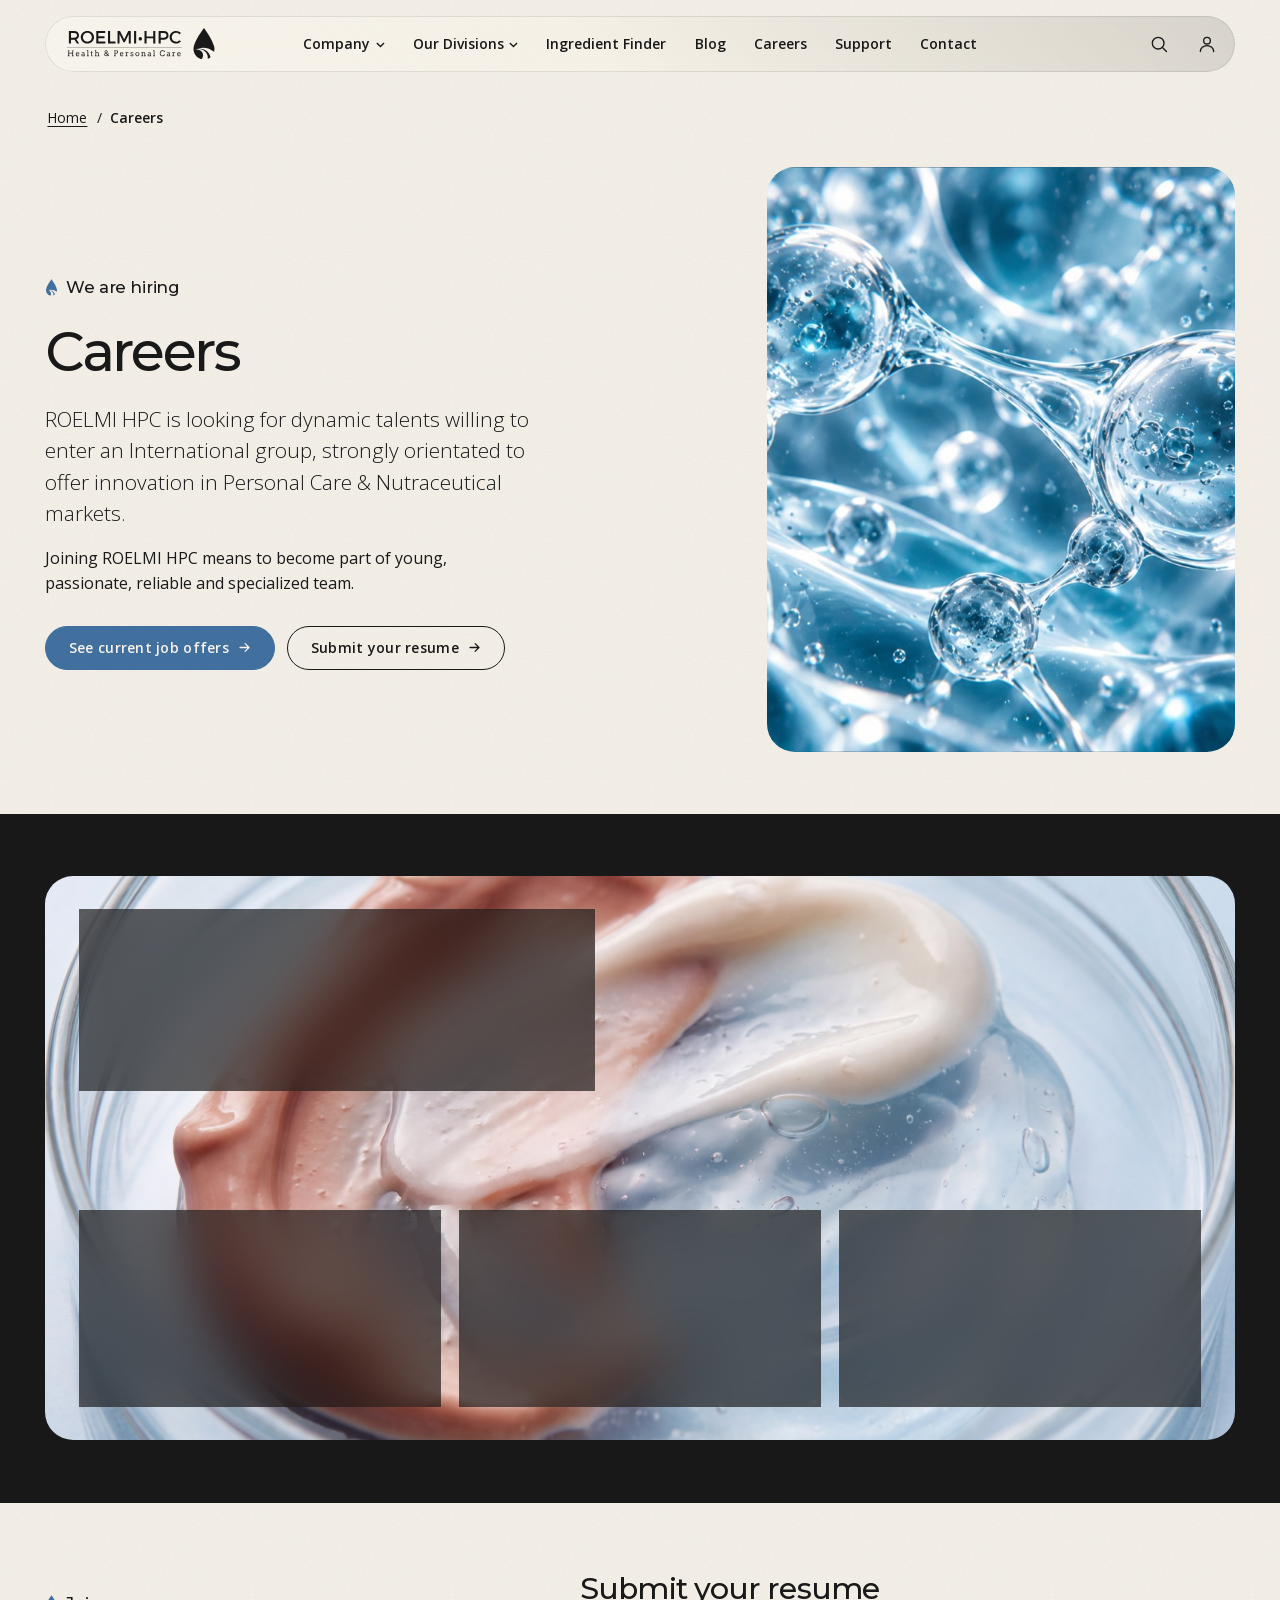
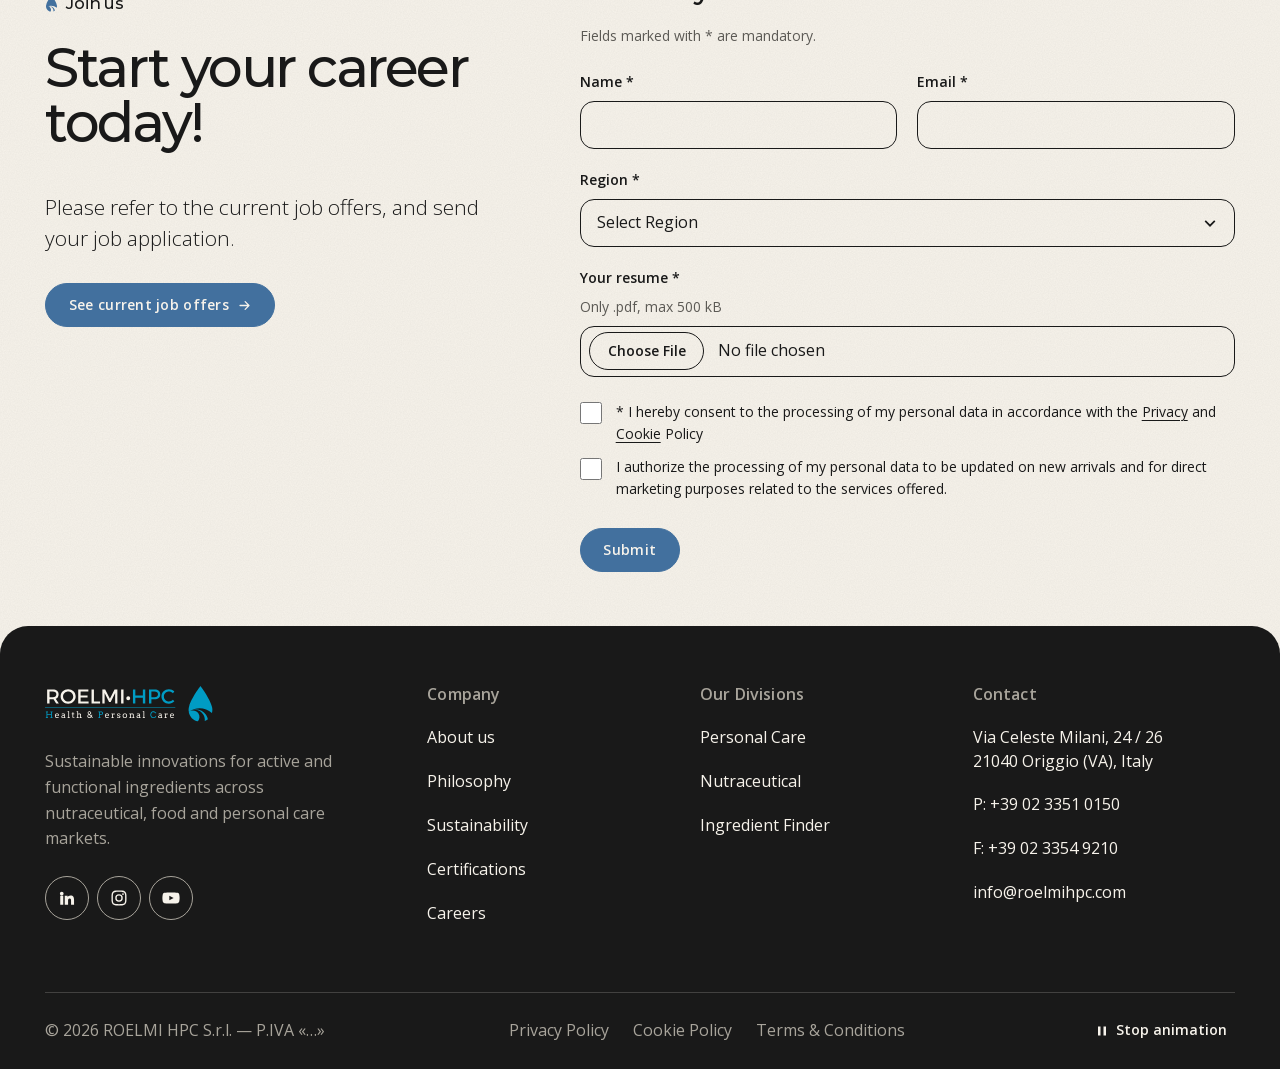
<file: careers.html>
<!DOCTYPE html>
<html lang="en" class="no-js">
<head>
  <meta charset="UTF-8">
  <meta name="viewport" content="width=device-width, initial-scale=1">
  <title>Careers — We are hiring | ROELMI HPC</title>
  <meta name="description" content="ROELMI HPC is looking for dynamic talents willing to enter an International group, strongly orientated to offer innovation in Personal Care &amp; Nutraceutical markets.">
  <meta name="theme-color" content="#191919">
  <link rel="icon" href="images/favicon.svg" type="image/svg+xml">

  <meta property="og:type" content="website">
  <meta property="og:site_name" content="ROELMI HPC">
  <meta property="og:title" content="Careers — We are hiring | ROELMI HPC">
  <meta property="og:description" content="Start your career today at ROELMI HPC.">
  <meta property="og:image" content="images/og-image.jpg">
  <meta name="twitter:card" content="summary_large_image">

  <script>document.documentElement.classList.replace('no-js', 'js');</script>

  <!-- Font serviti dal sito (GDPR) -->
  <link rel="preload" as="font" type="font/woff2" href="fonts/montserrat-latin.woff2" crossorigin>
  <link rel="preload" as="font" type="font/woff2" href="fonts/opensans-latin.woff2" crossorigin>

  <link rel="stylesheet" href="css/fonts.css">
  <link rel="stylesheet" href="css/reset.css">
  <link rel="stylesheet" href="css/base.css">
  <link rel="stylesheet" href="css/header.css">
  <link rel="stylesheet" href="css/form.css">
  <link rel="stylesheet" href="css/careers.css">
  <link rel="stylesheet" href="css/footer.css">
</head>
<body>

  <svg width="0" height="0" style="position:absolute" aria-hidden="true" focusable="false">
    <symbol id="logo-roelmi" viewBox="0 0 256 54">
      <path d="M12.0334 17.0172C15.3679 17.0172 17.286 15.5943 17.286 12.6599C17.286 9.81631 15.3679 8.45615 12.0334 8.45615L6.90418 8.45615L6.90418 17.0172L12.0334 17.0172ZM13.0217 20.263C12.7103 20.2932 12.3729 20.2932 12.0334 20.2932L6.90418 20.2932L6.90418 26.813L3.25401 26.813L3.25401 5.18224L12.0334 5.18224C17.5649 5.18224 20.748 7.87013 20.748 12.5648C20.748 16.0268 19.1413 18.4682 16.2675 19.5818L21.1178 26.813L16.9767 26.813L13.0217 20.263Z"/>
      <path d="M27.5157 15.9972C27.5157 20.2939 31.0729 23.6954 35.3026 23.6954C39.5388 23.6954 43.0008 20.2939 43.0008 15.9972C43.0008 11.7026 39.5388 8.36382 35.3026 8.36382C31.0383 8.36382 27.5157 11.7026 27.5157 15.9972M46.7397 15.9972C46.7397 22.1752 41.7337 26.9671 35.2723 26.9671C28.8132 26.9671 23.8072 22.1752 23.8072 15.9972C23.8072 9.78669 28.8132 5.08558 35.2723 5.08558C41.7337 5.08558 46.7397 9.81696 46.7397 15.9972"/>
      <path d="M54.2809 8.45615L54.2809 14.2969L64.8487 14.2969L64.8487 17.5751L54.2809 17.5751L54.2809 23.539L66.4553 23.539L66.4553 26.813L50.6351 26.813L50.6351 5.18008L66.0856 5.18008L66.0856 8.45615L54.2809 8.45615Z"/>
      <path d="M83.9182 23.5064L83.9182 26.8127L70.9069 26.8127L70.9069 5.1777L74.5549 5.1777L74.5549 23.5064L83.9182 23.5064Z"/>
      <path d="M106.911 26.8134L106.881 10.6493L100.052 24.558L97.6708 24.558L90.8418 10.6493L90.8418 26.8134L87.4122 26.8134L87.4122 5.17835L91.7349 5.17835L98.8774 19.552L105.983 5.17835L110.28 5.17835L110.28 26.8134L106.911 26.8134Z"/>
      <path d="M115.997 26.8162L119.642 26.8162L119.642 5.18333L115.997 5.18333L115.997 26.8162Z"/>
      <path d="M129.75 18.5313C129.75 20.2915 128.513 21.6236 126.814 21.6236C125.146 21.6236 123.91 20.2915 123.91 18.5313C123.91 16.7711 125.146 15.5018 126.814 15.5018C128.513 15.5018 129.75 16.7711 129.75 18.5313"/>
      <path fill="#009CC4" style="fill: var(--logo-accent, #009CC4)" d="M197.061 8.42653L194.929 11.0841C193.352 9.38232 191.097 8.33354 188.902 8.33354C184.575 8.33354 181.174 11.6723 181.174 15.9345C181.174 20.2009 184.575 23.5678 188.902 23.5678C191.064 23.5678 193.292 22.5796 194.929 21.001L197.091 23.4143C194.898 25.5767 191.776 26.9671 188.718 26.9671C182.382 26.9671 177.469 22.1752 177.469 15.9669C177.469 9.81696 182.443 5.08558 188.841 5.08558C191.899 5.08558 194.959 6.35709 197.061 8.42653ZM149.128 26.8134L149.128 17.8523L137.662 17.8523L137.662 26.8134L134.017 26.8134L134.017 5.17835L137.662 5.17835L137.662 14.5762L149.128 14.5762L149.128 5.17835L152.773 5.17835L152.773 26.8134L149.128 26.8134ZM167.083 20.2932C172.522 20.2932 175.642 17.4497 175.642 12.5648C175.642 7.87013 172.522 5.18224 167.083 5.18224L158.462 5.18224L158.462 26.813L162.107 26.813L162.107 20.2932L167.083 20.2932ZM172.154 12.6599C172.154 15.5943 170.266 17.0172 166.928 17.0172L162.107 17.0172L162.107 8.45615L166.928 8.45615C170.266 8.45615 172.154 9.81631 172.154 12.6599Z"/>
      <path fill="#009CC4" style="fill: var(--logo-accent, #009CC4)" d="M167.99 41.4119C167.698 40.9145 167.311 40.5275 166.826 40.242C166.346 39.9587 165.81 39.816 165.217 39.816C164.709 39.816 164.249 39.9241 163.829 40.1361C163.412 40.3501 163.053 40.6377 162.754 40.9967C162.454 41.3557 162.223 41.773 162.058 42.2444C161.894 42.718 161.809 43.2175 161.809 43.7387C161.809 44.3571 161.902 44.9064 162.086 45.3864C162.268 45.86 162.506 46.2579 162.8 46.5758C163.094 46.8893 163.442 47.1531 163.851 47.365C164.253 47.5791 164.709 47.6808 165.217 47.6808C165.905 47.6808 166.504 47.5164 167.012 47.1812C167.525 46.8525 167.959 46.3011 168.323 45.5378L169.473 46.0827C169.307 46.5498 169.025 47.0061 168.628 47.4451C168.232 47.8797 167.743 48.2343 167.164 48.5025C166.582 48.7728 165.935 48.9047 165.23 48.9047C164.554 48.9047 163.933 48.7771 163.364 48.5241C162.798 48.2689 162.296 47.9056 161.851 47.4321C161.409 46.965 161.07 46.4071 160.839 45.7605C160.605 45.1161 160.488 44.4414 160.488 43.7387C160.488 43.0337 160.605 42.3655 160.839 41.7384C161.07 41.1092 161.399 40.5642 161.818 40.1015C162.238 39.6387 162.739 39.2711 163.323 39.0008C163.905 38.7348 164.536 38.5986 165.217 38.5986C165.821 38.5986 166.346 38.6851 166.785 38.8559C167.226 39.0289 167.598 39.2343 167.908 39.4722C168.215 39.7101 168.478 39.9717 168.701 40.2463L169.395 40.2463L169.395 41.4119L167.99 41.4119ZM8.31148 38.7975L11.527 38.7975L11.527 39.9241L10.5885 39.9241L10.5885 47.5834L11.527 47.5834L11.527 48.7101L8.31148 48.7101L8.31148 47.5834L9.30404 47.5834L9.30404 44.0219L3.56929 44.0219L3.56929 47.5834L4.56401 47.5834L4.56401 48.7101L1.34632 48.7101L1.34632 47.5834L2.28914 47.5834L2.28914 39.9241L1.34632 39.9241L1.34632 38.7975L4.56401 38.7975L4.56401 39.9241L3.56929 39.9241L3.56929 42.9234L9.30404 42.9234L9.30404 39.9241L8.31148 39.9241L8.31148 38.7975ZM86.5788 38.9694C86.2026 38.8548 85.7982 38.7986 85.3506 38.7986L81.3436 38.7986L81.3436 39.9274L82.2843 39.9274L82.2843 47.5845L81.3436 47.5845L81.3436 48.709L84.5591 48.709L84.5591 47.5845L83.5666 47.5845L83.5666 44.1182L85.3268 44.1182C85.7895 44.1182 86.2069 44.049 86.5853 43.9084C86.9594 43.77 87.2838 43.5797 87.5541 43.3419C87.8244 43.1018 88.0341 42.8229 88.1812 42.5007C88.3304 42.1785 88.4039 41.8411 88.4039 41.4778C88.4039 41.041 88.3304 40.6561 88.179 40.321C88.0276 39.9836 87.8179 39.7047 87.5454 39.4798C87.273 39.2527 86.9508 39.0862 86.5788 38.9694ZM85.3506 43.0456L83.5666 43.0456L83.5666 39.9274L85.1884 39.9274C85.8371 39.9274 86.3107 40.0615 86.6091 40.3339C86.9032 40.6086 87.0524 40.9891 87.0524 41.4778C87.0524 41.7352 87.007 41.9601 86.9248 42.1568C86.8405 42.3536 86.7215 42.5158 86.5702 42.6477C86.4231 42.7796 86.2415 42.8748 86.0361 42.9461C85.8285 43.011 85.5993 43.0456 85.3506 43.0456Z"/>
      <path d="M18.3148 42.7781C18.0316 42.7781 17.7829 42.8192 17.5731 42.8992C17.3634 42.9814 17.1839 43.0938 17.0325 43.2452C16.8855 43.3966 16.7644 43.5804 16.6779 43.7966C16.5871 44.015 16.5222 44.2637 16.4768 44.5297L19.9907 44.5297C19.9734 44.2767 19.9302 44.0431 19.8675 43.8334C19.8026 43.6171 19.7096 43.4333 19.5755 43.2755C19.4458 43.1176 19.2793 42.9965 19.0717 42.91C18.8706 42.8214 18.6154 42.7781 18.3148 42.7781L18.3148 42.7781ZM16.4119 45.479C16.4119 45.6714 16.4249 45.8444 16.453 46.0044C16.4833 46.1623 16.5222 46.318 16.5763 46.4607C16.7384 46.8954 16.9958 47.2241 17.3504 47.4446C17.705 47.6652 18.1073 47.7776 18.557 47.7776C18.9095 47.7776 19.2512 47.7257 19.5885 47.6263C19.9215 47.529 20.2697 47.3776 20.6351 47.1657L21.1282 47.996C20.6805 48.3031 20.2372 48.5302 19.7853 48.6772C19.3355 48.8242 18.8706 48.8999 18.3862 48.8999C17.9299 48.8999 17.5039 48.8242 17.1169 48.6707C16.7255 48.5172 16.3903 48.2901 16.107 47.9896C15.8259 47.689 15.6053 47.3149 15.4475 46.8673C15.2875 46.4175 15.2096 45.892 15.2096 45.2952C15.2096 44.8108 15.2766 44.3545 15.4107 43.9264C15.5448 43.496 15.7502 43.1198 16.0184 42.7997C16.2843 42.4819 16.6173 42.2267 17.0131 42.0407C17.411 41.8504 17.8737 41.7575 18.3992 41.7575C18.9095 41.7575 19.3355 41.8353 19.6772 41.9888C20.021 42.1445 20.3 42.35 20.5162 42.6051C20.7324 42.8603 20.8946 43.1522 21.0049 43.4787C21.1152 43.8074 21.1952 44.1404 21.2406 44.4778C21.2579 44.6421 21.273 44.8108 21.2795 44.9838C21.2882 45.1525 21.2903 45.3168 21.2903 45.479L16.4119 45.479Z"/>
      <path d="M27.4217 47.878C27.5839 47.878 27.7439 47.8607 27.9061 47.8196C28.0682 47.7807 28.2218 47.7288 28.3623 47.6596C28.505 47.5925 28.6413 47.5125 28.7624 47.426C28.8835 47.3352 28.9873 47.2422 29.0716 47.1449L29.0759 45.6182L27.666 45.6182C27.4282 45.6182 27.2141 45.642 27.0195 45.6961C26.8248 45.748 26.6583 45.8215 26.5156 45.9253C26.3751 46.0248 26.2648 46.148 26.1848 46.2972C26.1069 46.4443 26.068 46.6151 26.068 46.8076C26.068 46.9871 26.1004 47.1406 26.1653 47.2768C26.2323 47.4066 26.3232 47.519 26.4421 47.6077C26.5632 47.6963 26.7059 47.7634 26.8724 47.8109C27.0368 47.8585 27.2206 47.878 27.4217 47.878L27.4217 47.878ZM29.0716 48.0812C28.8121 48.3213 28.5267 48.518 28.2174 48.6716C27.9061 48.8229 27.5493 48.9008 27.1535 48.9008C26.8227 48.9008 26.5178 48.8446 26.2432 48.7429C25.9664 48.637 25.7242 48.4943 25.5274 48.3148C25.3263 48.131 25.1684 47.9234 25.0581 47.6833C24.9479 47.4433 24.8916 47.1882 24.8916 46.9179C24.8916 46.6303 24.9327 46.3751 25.0192 46.1524C25.1036 45.9318 25.2182 45.7393 25.3587 45.5728C25.4993 45.4106 25.6658 45.2723 25.8561 45.1598C26.0464 45.0495 26.2432 44.9587 26.4529 44.8938C26.6583 44.8246 26.8703 44.7792 27.0865 44.7511C27.2984 44.723 27.506 44.7079 27.7049 44.7079C28.0163 44.7079 28.2802 44.7165 28.4942 44.7381C28.7083 44.7576 28.9029 44.7814 29.0759 44.8181L29.0824 44.2624C29.0824 44.0245 29.05 43.8148 28.9786 43.6396C28.9073 43.4623 28.8099 43.3153 28.6824 43.2006C28.5569 43.086 28.4077 42.9995 28.2304 42.9433C28.0531 42.8849 27.8585 42.859 27.6379 42.859C27.4303 42.859 27.2357 42.8741 27.0497 42.9001C26.8594 42.9303 26.6864 42.9671 26.5243 43.0104C26.3599 43.0579 26.2086 43.1098 26.0702 43.166C25.9339 43.2288 25.8193 43.2871 25.722 43.352L25.322 42.5108C25.482 42.4049 25.6636 42.3097 25.8518 42.2189C26.0442 42.1281 26.2453 42.0546 26.4572 41.9897C26.667 41.927 26.8832 41.8772 27.106 41.8405C27.3265 41.8037 27.5428 41.7864 27.7547 41.7864C28.1482 41.7864 28.5007 41.8297 28.8164 41.927C29.1278 42.02 29.396 42.1627 29.6122 42.3595C29.8306 42.5584 29.9993 42.8071 30.116 43.1098C30.235 43.4147 30.2934 43.7759 30.2934 44.1975L30.2869 47.5839L31.0372 47.5839L31.0372 48.7083L29.0716 48.7083L29.0716 48.0812Z"/>
      <path d="M34.5012 38.5337L36.7004 38.5337L36.7004 47.5856L37.7167 47.5856L37.7167 48.7079L34.5012 48.7079L34.5012 47.5856L35.483 47.5856L35.483 39.6603L34.5012 39.6603L34.5012 38.5337Z"/>
      <path d="M43.0136 41.9335L44.6008 41.9335L44.6008 42.9217L43.0006 42.9217L42.9812 46.8335C42.9812 47.0995 43.0136 47.3157 43.0742 47.4801C43.1347 47.6466 43.2342 47.759 43.3682 47.8239C43.5023 47.8866 43.6537 47.9212 43.8245 47.9212C44.0062 47.9212 44.1705 47.9018 44.3089 47.8693C44.4494 47.8347 44.5987 47.7807 44.7652 47.7028L45.0463 48.5202C44.8365 48.6283 44.6181 48.717 44.3889 48.7775C44.1554 48.8402 43.8851 48.8748 43.5693 48.8748C43.2709 48.8748 43.0136 48.8338 42.793 48.7624C42.5746 48.691 42.3887 48.5699 42.2395 48.4034C42.0881 48.2326 41.9756 48.0056 41.9021 47.7179C41.8264 47.4325 41.7918 47.0757 41.7918 46.6497L41.8113 42.9217L40.7301 42.9217L40.7301 41.9335L41.8243 41.9335L41.8243 40.3138L43.0136 39.7516L43.0136 41.9335Z"/>
      <path d="M48.2687 38.5337L50.4138 38.5337L50.4138 42.6812L50.4549 42.6812C50.5739 42.558 50.7166 42.4455 50.8766 42.3396C51.0345 42.2315 51.2031 42.1385 51.3761 42.0606C51.5491 41.9828 51.7308 41.9179 51.9167 41.8768C52.1027 41.8336 52.3016 41.8119 52.5049 41.8119C52.8682 41.8119 53.1969 41.8617 53.4888 41.9612C53.7786 42.0628 54.0294 42.2163 54.2327 42.4174C54.4381 42.625 54.596 42.8867 54.7084 43.2067C54.8187 43.5289 54.8728 43.9052 54.8728 44.3441L54.8728 47.5856L55.8934 47.5856L55.8934 48.7079L52.6779 48.7079L52.6779 47.5856L53.6056 47.5856L53.6056 44.4933C53.6056 43.9744 53.4737 43.5786 53.212 43.3127C52.9482 43.0424 52.5698 42.9083 52.0767 42.9083C51.7935 42.9083 51.5123 42.9775 51.2247 43.1072C50.9393 43.2435 50.6647 43.4078 50.4138 43.6111L50.4138 47.5856L51.3956 47.5856L51.3956 48.7079L48.1779 48.7079L48.1779 47.5856L49.2007 47.5856L49.2007 39.6603L48.2687 39.6603L48.2687 38.5337Z"/>
      <path d="M68.7198 42.0012C68.8344 41.8757 68.9296 41.7395 69.0074 41.5773C69.0853 41.4195 69.1242 41.253 69.1242 41.0778C69.1242 40.894 69.0853 40.7167 69.0053 40.5502C68.9252 40.3793 68.815 40.2301 68.6809 40.0961C68.5447 39.9685 68.3868 39.8625 68.2073 39.789C68.0257 39.709 67.8332 39.6722 67.6364 39.6722C67.4159 39.6722 67.2191 39.709 67.0418 39.7825C66.8666 39.8539 66.7131 39.9533 66.5877 40.0766C66.4622 40.2042 66.3628 40.3512 66.2936 40.5199C66.2244 40.6886 66.1876 40.868 66.1876 41.0627C66.1876 41.2486 66.233 41.4411 66.3239 41.6422C66.4147 41.8476 66.5747 42.0595 66.8104 42.2823L67.3921 42.8229C67.6516 42.7126 67.8916 42.5872 68.1187 42.4574C68.3457 42.3277 68.5447 42.1741 68.7198 42.0012L68.7198 42.0012ZM66.6871 44.356C66.5358 44.4144 66.4039 44.4987 66.2849 44.6069C66.1638 44.7128 66.06 44.8361 65.9714 44.9723C65.8849 45.1107 65.82 45.2599 65.7703 45.4178C65.7227 45.5756 65.6989 45.7378 65.6989 45.8978C65.6989 46.1508 65.7465 46.3844 65.846 46.6006C65.9454 46.819 66.0795 47.0028 66.2503 47.1607C66.4233 47.3186 66.6266 47.4418 66.858 47.5305C67.0937 47.6191 67.3424 47.6645 67.6083 47.6645C67.8332 47.6645 68.0473 47.6321 68.2484 47.5759C68.4495 47.5197 68.6355 47.4418 68.8106 47.3402C68.9836 47.2385 69.1458 47.1131 69.2907 46.9747C69.4377 46.832 69.5761 46.6785 69.7016 46.512L67.2148 44.1117L66.6871 44.356ZM72.0175 48.7479L70.4714 47.2558C70.2876 47.4829 70.093 47.6905 69.8767 47.8808C69.6626 48.0667 69.4356 48.2289 69.1934 48.3652C68.9512 48.5057 68.696 48.6117 68.4214 48.6895C68.1489 48.763 67.8613 48.8041 67.5543 48.8041C67.1348 48.8041 66.7369 48.7263 66.3693 48.5771C66.0017 48.43 65.6816 48.2289 65.407 47.9716C65.1345 47.7121 64.9204 47.4094 64.7647 47.0569C64.6069 46.7066 64.529 46.3282 64.529 45.9238C64.529 45.6578 64.5701 45.3983 64.6501 45.1475C64.728 44.8988 64.8404 44.6631 64.981 44.4447C65.1259 44.2284 65.2902 44.0295 65.4783 43.8543C65.6686 43.6835 65.9671 43.4911 66.3649 43.29L65.9325 42.8704C65.8222 42.7667 65.7097 42.6456 65.6038 42.5093C65.4978 42.3753 65.4048 42.2282 65.3227 42.0725C65.2426 41.9168 65.1756 41.7525 65.1259 41.5838C65.0761 41.413 65.0502 41.2421 65.0502 41.0778C65.0502 40.7296 65.1194 40.4074 65.2535 40.1047C65.3897 39.8041 65.5713 39.5403 65.807 39.3197C66.0384 39.0949 66.3152 38.9219 66.6266 38.7943C66.9423 38.6645 67.2775 38.6018 67.6364 38.6018C68.0149 38.6018 68.3652 38.6667 68.6895 38.8029C69.0139 38.937 69.2929 39.1208 69.5307 39.3457C69.7686 39.5706 69.9502 39.8344 70.0865 40.1371C70.2205 40.4356 70.2876 40.7513 70.2876 41.0778C70.2876 41.3395 70.2638 41.5687 70.2119 41.7698C70.1578 41.9666 70.0865 42.1439 69.987 42.3017C69.894 42.4574 69.7794 42.6001 69.6453 42.7299C69.5134 42.8575 69.3707 42.9764 69.2215 43.0845C69.0723 43.197 68.9144 43.2964 68.7587 43.3829C68.6031 43.4716 68.4409 43.5603 68.2744 43.6403L70.2746 45.5043C70.4173 45.1864 70.5276 44.8707 70.6119 44.5636C70.6984 44.2501 70.7655 43.9668 70.813 43.7116L72.0413 43.7116C71.9678 44.1225 71.8553 44.5506 71.7018 44.9896C71.5483 45.4308 71.3536 45.8611 71.1201 46.2827L72.9236 47.9586L72.0175 48.7479Z"/>
      <path d="M94.5772 42.7781C94.2918 42.7781 94.0452 42.8192 93.8333 42.8992C93.6236 42.9814 93.4419 43.0938 93.2949 43.2452C93.1435 43.3966 93.0267 43.5804 92.9381 43.7966C92.8473 44.015 92.7802 44.2637 92.7391 44.5297L96.2487 44.5297C96.2314 44.2767 96.1925 44.0431 96.1298 43.8334C96.0671 43.6171 95.9676 43.4333 95.8379 43.2755C95.706 43.1176 95.5416 42.9965 95.334 42.91C95.1286 42.8214 94.8778 42.7781 94.5772 42.7781L94.5772 42.7781ZM92.6743 45.479C92.6743 45.6714 92.6872 45.8444 92.7153 46.0044C92.7456 46.1623 92.7845 46.318 92.8343 46.4607C92.9986 46.8954 93.256 47.2241 93.6128 47.4446C93.9674 47.6652 94.3696 47.7776 94.8172 47.7776C95.1719 47.7776 95.5135 47.7257 95.8465 47.6263C96.1817 47.529 96.532 47.3776 96.8996 47.1657L97.3883 47.996C96.9429 48.3031 96.4953 48.5302 96.0498 48.6772C95.5979 48.8242 95.1329 48.8999 94.6486 48.8999C94.1901 48.8999 93.7663 48.8242 93.3749 48.6707C92.9857 48.5172 92.6483 48.2901 92.3694 47.9896C92.0882 47.689 91.8698 47.3149 91.7098 46.8673C91.5498 46.4175 91.4698 45.892 91.4698 45.2952C91.4698 44.8108 91.539 44.3545 91.6731 43.9264C91.8093 43.496 92.0104 43.1198 92.2764 42.7997C92.5467 42.4819 92.8775 42.2267 93.2733 42.0407C93.6711 41.8504 94.1361 41.7575 94.6615 41.7575C95.1719 41.7575 95.5979 41.8353 95.9395 41.9888C96.2833 42.1445 96.5623 42.35 96.7764 42.6051C96.9926 42.8603 97.157 43.1522 97.2673 43.4787C97.3797 43.8074 97.4554 44.1404 97.4986 44.4778C97.5202 44.6421 97.5354 44.8108 97.5419 44.9838C97.5484 45.1525 97.5527 45.3168 97.5527 45.479L92.6743 45.479Z"/>
      <path d="M106.221 43.3674L104.978 43.3674L104.978 42.95C104.833 42.95 104.688 42.976 104.537 43.0322C104.385 43.0841 104.245 43.1684 104.115 43.2809C103.983 43.3912 103.871 43.5317 103.771 43.7025C103.674 43.8734 103.603 44.0788 103.561 44.3145L103.561 47.5819L104.71 47.5819L104.71 48.7107L101.347 48.7107L101.347 47.5819L102.283 47.5819L102.29 43.056L101.347 43.056L101.347 41.9337L103.512 41.9337L103.512 42.87C103.594 42.7295 103.68 42.6019 103.78 42.4808C103.877 42.3597 103.983 42.2559 104.104 42.1672C104.225 42.0786 104.357 42.0072 104.504 41.9596C104.649 41.9077 104.807 41.8818 104.978 41.8818L105.618 41.8818C105.819 41.8818 106.02 41.8861 106.221 41.8948L106.221 43.3674Z"/>
      <path d="M113.552 43.285C113.468 43.1574 113.358 43.0514 113.221 42.9714C113.087 42.8914 112.936 42.8309 112.772 42.7941C112.607 42.7595 112.443 42.7379 112.287 42.7379C112.112 42.7379 111.952 42.7595 111.807 42.7984C111.66 42.8374 111.537 42.8936 111.429 42.9693C111.327 43.0428 111.243 43.1315 111.184 43.2396C111.124 43.3477 111.098 43.4645 111.098 43.5985C111.098 43.8234 111.167 44.0029 111.301 44.1348C111.44 44.2689 111.671 44.3943 111.993 44.5024L113.293 44.963C113.853 45.149 114.262 45.4042 114.515 45.7264C114.774 46.0507 114.904 46.4356 114.904 46.8854C114.904 47.186 114.843 47.4628 114.724 47.7115C114.603 47.9645 114.432 48.1785 114.212 48.3515C113.993 48.531 113.73 48.6651 113.418 48.7646C113.109 48.8619 112.765 48.9138 112.382 48.9138C111.857 48.9138 111.429 48.8273 111.098 48.6564C110.765 48.4856 110.51 48.265 110.332 47.9818L109.651 47.9818L109.651 46.8573L111.005 46.8573C111.005 47.0433 111.046 47.2055 111.124 47.3395C111.206 47.4736 111.314 47.5796 111.446 47.6617C111.578 47.7461 111.731 47.8088 111.896 47.8455C112.067 47.8866 112.237 47.9082 112.41 47.9082C112.581 47.9082 112.743 47.8866 112.904 47.8434C113.059 47.8023 113.198 47.7417 113.319 47.6596C113.438 47.5796 113.531 47.4822 113.602 47.3698C113.671 47.2552 113.706 47.1254 113.706 46.9827C113.706 46.7643 113.637 46.5784 113.492 46.427C113.353 46.2756 113.113 46.1372 112.772 46.0161L111.476 45.5317C110.949 45.3458 110.557 45.1057 110.302 44.816C110.047 44.5241 109.922 44.1608 109.922 43.7261C109.922 43.4385 109.976 43.1725 110.082 42.9282C110.185 42.686 110.341 42.4741 110.546 42.2968C110.748 42.1194 110.992 41.981 111.288 41.8837C111.578 41.7843 111.913 41.7324 112.287 41.7324C112.772 41.7324 113.176 41.7994 113.505 41.9335C113.831 42.0697 114.125 42.3011 114.387 42.6276L115.021 42.6276L115.021 43.7542L113.678 43.7542C113.678 43.5704 113.639 43.4147 113.552 43.285"/>
      <path d="M119.603 45.3207C119.603 45.7099 119.657 46.0602 119.768 46.3759C119.878 46.6873 120.032 46.9555 120.228 47.176C120.419 47.3966 120.646 47.5674 120.901 47.6885C121.156 47.8053 121.426 47.8659 121.714 47.8659C122.014 47.8659 122.293 47.8075 122.555 47.6907C122.812 47.5739 123.042 47.4031 123.23 47.1825C123.422 46.962 123.574 46.6982 123.682 46.3803C123.792 46.071 123.846 45.7164 123.846 45.3207C123.846 44.9142 123.792 44.5509 123.682 44.2308C123.574 43.9129 123.422 43.647 123.234 43.4329C123.044 43.2188 122.819 43.0566 122.557 42.9485C122.298 42.8382 122.014 42.7842 121.714 42.7842C121.426 42.7842 121.156 42.8382 120.901 42.9485C120.646 43.0566 120.419 43.2188 120.228 43.4329C120.032 43.647 119.878 43.9129 119.768 44.2308C119.657 44.5509 119.603 44.9142 119.603 45.3207M118.315 45.3207C118.317 44.7866 118.405 44.2979 118.572 43.8546C118.741 43.4178 118.974 43.0393 119.277 42.7236C119.575 42.4057 119.934 42.1614 120.347 41.9949C120.762 41.8241 121.219 41.7397 121.714 41.7397C122.216 41.7397 122.674 41.8241 123.093 41.9949C123.507 42.1614 123.865 42.4057 124.162 42.715C124.456 43.0264 124.687 43.4026 124.856 43.8438C125.018 44.2849 125.1 44.7714 125.1 45.3099C125.1 45.8353 125.018 46.3219 124.856 46.763C124.687 47.2085 124.456 47.5869 124.162 47.9026C123.865 48.2227 123.507 48.4713 123.093 48.6465C122.674 48.826 122.216 48.9125 121.714 48.9125C121.204 48.9125 120.741 48.826 120.326 48.6487C119.915 48.4757 119.558 48.2313 119.264 47.9156C118.968 47.5977 118.736 47.2193 118.57 46.7825C118.405 46.3414 118.317 45.8526 118.315 45.3207"/>
      <path d="M133.018 47.5845L133.974 47.5845L133.974 44.4901C133.974 43.9711 133.842 43.5797 133.576 43.3094C133.312 43.0434 132.934 42.9094 132.445 42.9094C132.16 42.9094 131.874 42.9764 131.587 43.1126C131.299 43.2467 131.024 43.4154 130.769 43.6143L130.769 47.5845L131.723 47.5845L131.723 48.7111L128.559 48.7111L128.559 47.5845L129.502 47.5845L129.502 43.0586L128.559 43.0586L128.559 41.9363L130.715 41.9363L130.715 42.7321L130.73 42.7321C130.875 42.6045 131.029 42.4855 131.189 42.3753C131.355 42.2585 131.526 42.1612 131.706 42.079C131.883 41.9947 132.071 41.9298 132.263 41.8844C132.458 41.8346 132.661 41.813 132.875 41.813C133.239 41.813 133.565 41.8606 133.857 41.9579C134.147 42.0617 134.393 42.2152 134.601 42.4185C134.806 42.6239 134.964 42.8877 135.077 43.2056C135.187 43.5278 135.241 43.9062 135.241 44.3409L135.241 47.5845L136.184 47.5845L136.184 48.7111L133.018 48.7111L133.018 47.5845Z"/>
      <path d="M141.969 47.878C142.131 47.878 142.291 47.8607 142.453 47.8196C142.615 47.7807 142.769 47.7288 142.909 47.6596C143.052 47.5925 143.188 47.5125 143.31 47.426C143.431 47.3352 143.534 47.2422 143.619 47.1449L143.623 45.6182L142.213 45.6182C141.975 45.6182 141.761 45.642 141.567 45.6961C141.372 45.748 141.205 45.8215 141.063 45.9253C140.922 46.0248 140.81 46.148 140.732 46.2972C140.654 46.4443 140.615 46.6151 140.615 46.8076C140.615 46.9871 140.648 47.1406 140.712 47.2768C140.779 47.4066 140.87 47.519 140.989 47.6077C141.11 47.6963 141.253 47.7634 141.42 47.8109C141.584 47.8585 141.768 47.878 141.969 47.878L141.969 47.878ZM143.619 48.0812C143.359 48.3213 143.074 48.518 142.765 48.6716C142.453 48.8229 142.096 48.9008 141.701 48.9008C141.37 48.9008 141.065 48.8446 140.79 48.7429C140.514 48.637 140.271 48.4943 140.075 48.3148C139.873 48.131 139.716 47.9234 139.605 47.6833C139.495 47.4433 139.439 47.1882 139.439 46.9179C139.439 46.6303 139.48 46.3751 139.566 46.1524C139.651 45.9318 139.765 45.7393 139.906 45.5728C140.046 45.4106 140.213 45.2723 140.405 45.1598C140.594 45.0495 140.79 44.9587 141 44.8938C141.205 44.8246 141.417 44.7792 141.634 44.7511C141.846 44.723 142.053 44.7079 142.252 44.7079C142.563 44.7079 142.827 44.7165 143.041 44.7381C143.255 44.7576 143.45 44.7814 143.623 44.8181L143.63 44.2624C143.63 44.0245 143.597 43.8148 143.526 43.6396C143.454 43.4623 143.357 43.3153 143.23 43.2006C143.104 43.086 142.955 42.9995 142.778 42.9433C142.6 42.8849 142.406 42.859 142.185 42.859C141.977 42.859 141.783 42.8741 141.597 42.9001C141.407 42.9303 141.234 42.9671 141.071 43.0104C140.907 43.0579 140.756 43.1098 140.617 43.166C140.481 43.2288 140.366 43.2871 140.269 43.352L139.869 42.5108C140.029 42.4049 140.211 42.3097 140.399 42.2189C140.591 42.1281 140.792 42.0546 141.004 41.9897C141.214 41.927 141.43 41.8772 141.651 41.8405C141.874 41.8037 142.09 41.7864 142.302 41.7864C142.695 41.7864 143.048 41.8297 143.364 41.927C143.675 42.02 143.943 42.1627 144.159 42.3595C144.378 42.5584 144.546 42.8071 144.663 43.1098C144.78 43.4147 144.841 43.7759 144.841 44.1975L144.834 47.5839L145.584 47.5839L145.584 48.7083L143.619 48.7083L143.619 48.0812Z"/>
      <path d="M149.048 38.5337L151.248 38.5337L151.248 47.5856L152.264 47.5856L152.264 48.7079L149.048 48.7079L149.048 47.5856L150.03 47.5856L150.03 39.6603L149.048 39.6603L149.048 38.5337Z"/>
      <path d="M175.016 47.878C175.179 47.878 175.337 47.8607 175.499 47.8196C175.661 47.7807 175.814 47.7288 175.957 47.6596C176.102 47.5925 176.234 47.5125 176.355 47.426C176.478 47.3352 176.58 47.2422 176.664 47.1449L176.671 45.6182L175.259 45.6182C175.021 45.6182 174.809 45.642 174.612 45.6961C174.422 45.748 174.253 45.8215 174.113 45.9253C173.968 46.0248 173.86 46.148 173.78 46.2972C173.704 46.4443 173.663 46.6151 173.663 46.8076C173.663 46.9871 173.695 47.1406 173.76 47.2768C173.827 47.4066 173.92 47.519 174.039 47.6077C174.158 47.6963 174.301 47.7634 174.467 47.8109C174.634 47.8585 174.815 47.878 175.016 47.878L175.016 47.878ZM176.664 48.0812C176.407 48.3213 176.124 48.518 175.812 48.6716C175.499 48.8229 175.146 48.9008 174.748 48.9008C174.415 48.9008 174.113 48.8446 173.836 48.7429C173.559 48.637 173.321 48.4943 173.122 48.3148C172.919 48.131 172.763 47.9234 172.653 47.6833C172.541 47.4433 172.484 47.1882 172.484 46.9179C172.484 46.6303 172.528 46.3751 172.614 46.1524C172.698 45.9318 172.811 45.7393 172.954 45.5728C173.094 45.4106 173.263 45.2723 173.451 45.1598C173.641 45.0495 173.84 44.9587 174.046 44.8938C174.253 44.8246 174.463 44.7792 174.679 44.7511C174.895 44.723 175.101 44.7079 175.298 44.7079C175.611 44.7079 175.875 44.7165 176.089 44.7381C176.301 44.7576 176.498 44.7814 176.671 44.8181L176.677 44.2624C176.677 44.0245 176.643 43.8148 176.576 43.6396C176.502 43.4623 176.405 43.3153 176.277 43.2006C176.152 43.086 176 42.9995 175.825 42.9433C175.648 42.8849 175.451 42.859 175.233 42.859C175.027 42.859 174.831 42.8741 174.645 42.9001C174.454 42.9303 174.281 42.9671 174.117 43.0104C173.953 43.0579 173.801 43.1098 173.665 43.166C173.531 43.2288 173.412 43.2871 173.317 43.352L172.917 42.5108C173.079 42.4049 173.256 42.3097 173.449 42.2189C173.641 42.1281 173.84 42.0546 174.052 41.9897C174.266 41.927 174.478 41.8772 174.701 41.8405C174.921 41.8037 175.135 41.7864 175.349 41.7864C175.743 41.7864 176.096 41.8297 176.409 41.927C176.723 42.02 176.989 42.1627 177.205 42.3595C177.425 42.5584 177.592 42.8071 177.711 43.1098C177.83 43.4147 177.888 43.7759 177.888 44.1975L177.882 47.5839L178.632 47.5839L178.632 48.7083L176.664 48.7083L176.664 48.0812Z"/>
      <path d="M187.021 43.3674L185.777 43.3674L185.777 42.95C185.632 42.95 185.488 42.976 185.336 43.0322C185.185 43.0841 185.044 43.1684 184.915 43.2809C184.783 43.3912 184.67 43.5317 184.573 43.7025C184.473 43.8734 184.402 44.0788 184.361 44.3145L184.361 47.5819L185.509 47.5819L185.509 48.7107L182.147 48.7107L182.147 47.5819L183.083 47.5819L183.089 43.056L182.147 43.056L182.147 41.9337L184.313 41.9337L184.313 42.87C184.393 42.7295 184.48 42.6019 184.579 42.4808C184.677 42.3597 184.783 42.2559 184.904 42.1672C185.025 42.0786 185.157 42.0072 185.304 41.9596C185.451 41.9077 185.607 41.8818 185.777 41.8818L186.417 41.8818C186.619 41.8818 186.82 41.8861 187.021 41.8948L187.021 43.3674Z"/>
      <path d="M193.624 42.7781C193.339 42.7781 193.092 42.8192 192.878 42.8992C192.668 42.9814 192.489 43.0938 192.342 43.2452C192.19 43.3966 192.074 43.5804 191.985 43.7966C191.894 44.015 191.827 44.2637 191.786 44.5297L195.296 44.5297C195.278 44.2767 195.239 44.0431 195.177 43.8334C195.112 43.6171 195.015 43.4333 194.885 43.2755C194.753 43.1176 194.586 42.9965 194.381 42.91C194.176 42.8214 193.925 42.7781 193.624 42.7781L193.624 42.7781ZM191.719 45.479C191.719 45.6714 191.734 45.8444 191.762 46.0044C191.793 46.1623 191.831 46.318 191.881 46.4607C192.043 46.8954 192.303 47.2241 192.66 47.4446C193.014 47.6652 193.417 47.7776 193.866 47.7776C194.219 47.7776 194.56 47.7257 194.893 47.6263C195.226 47.529 195.579 47.3776 195.944 47.1657L196.435 47.996C195.99 48.3031 195.542 48.5302 195.095 48.6772C194.645 48.8242 194.18 48.8999 193.695 48.8999C193.237 48.8999 192.813 48.8242 192.422 48.6707C192.033 48.5172 191.695 48.2901 191.416 47.9896C191.135 47.689 190.915 47.3149 190.755 46.8673C190.597 46.4175 190.517 45.892 190.517 45.2952C190.517 44.8108 190.584 44.3545 190.72 43.9264C190.854 43.496 191.057 43.1198 191.323 42.7997C191.594 42.4819 191.924 42.2267 192.32 42.0407C192.72 41.8504 193.181 41.7575 193.708 41.7575C194.219 41.7575 194.645 41.8353 194.986 41.9888C195.33 42.1445 195.607 42.35 195.821 42.6051C196.037 42.8603 196.204 43.1522 196.314 43.4787C196.424 43.8074 196.5 44.1404 196.546 44.4778C196.567 44.6421 196.582 44.8108 196.589 44.9838C196.593 45.1525 196.6 45.3168 196.6 45.479L191.719 45.479Z"/>
      <path fill="#009CC4" style="fill: var(--logo-accent, #009CC4)" d="M198.208 33.4845L0.41086 33.4845C0.185968 33.4845 0 33.3028 0 33.0758C0 32.8465 0.185968 32.6627 0.41086 32.6627L198.208 32.6627C198.435 32.6627 198.618 32.8465 198.618 33.0758C198.618 33.3028 198.435 33.4845 198.208 33.4845"/>
      <path fill="#009CC4" style="fill: var(--logo-accent, #009CC4)" d="M219.592 39.0469L219.592 39.0469C219.413 39.1744 219.246 39.3085 219.08 39.4447C220.325 46.6456 225.814 52.3868 232.882 54C235.897 50.6007 236.325 45.4714 233.62 41.5769C230.452 37.0142 224.192 35.8746 219.625 39.0252C226.547 34.242 236.04 35.9632 240.844 42.8765C243.029 46.025 243.863 49.7033 243.478 53.2345C245.208 52.5598 246.808 51.6321 248.236 50.4947C247.749 48.1096 246.783 45.785 245.308 43.6636C239.666 35.5437 228.681 33.3381 220.377 38.5041C231.189 31.5173 245.148 32.9142 254.362 41.2806C254.809 39.7086 255.052 38.05 255.052 36.3373C255.052 34.3717 254.729 32.4861 254.148 30.7129C250.818 18.3914 236.928 0 236.928 0C236.928 0 223.039 18.3914 219.709 30.7129C219.134 32.4861 218.809 34.3717 218.809 36.3373C218.809 37.3883 218.905 38.4219 219.075 39.4253C219.246 39.2955 219.415 39.1701 219.592 39.0469"/>
    </symbol>
    <symbol id="logo-roelmi-drop" viewBox="218.5 0 37 54">
      <path fill="#009CC4" style="fill: var(--logo-accent, #009CC4)" d="M219.592 39.0469L219.592 39.0469C219.413 39.1744 219.246 39.3085 219.08 39.4447C220.325 46.6456 225.814 52.3868 232.882 54C235.897 50.6007 236.325 45.4714 233.62 41.5769C230.452 37.0142 224.192 35.8746 219.625 39.0252C226.547 34.242 236.04 35.9632 240.844 42.8765C243.029 46.025 243.863 49.7033 243.478 53.2345C245.208 52.5598 246.808 51.6321 248.236 50.4947C247.749 48.1096 246.783 45.785 245.308 43.6636C239.666 35.5437 228.681 33.3381 220.377 38.5041C231.189 31.5173 245.148 32.9142 254.362 41.2806C254.809 39.7086 255.052 38.05 255.052 36.3373C255.052 34.3717 254.729 32.4861 254.148 30.7129C250.818 18.3914 236.928 0 236.928 0C236.928 0 223.039 18.3914 219.709 30.7129C219.134 32.4861 218.809 34.3717 218.809 36.3373C218.809 37.3883 218.905 38.4219 219.075 39.4253C219.246 39.2955 219.415 39.1701 219.592 39.0469"/>
    </symbol>
  </svg>

  <a class="skip-link" href="#main">Skip to content</a>

  <!-- 0 · HEADER — identico alla home (logo → home, voce corrente segnata) -->
  <header class="site-header" id="siteHeader">
    <div class="header-pill">

      <a class="header-logo" href="index.html" aria-label="ROELMI HPC — home">
        <span class="logo-full"><svg class="logo-svg" viewBox="0 0 256 54" aria-hidden="true" focusable="false"><use href="#logo-roelmi"/></svg></span>
        <span class="logo-drop"><svg class="logo-svg" viewBox="0 0 37 54" aria-hidden="true" focusable="false"><use href="#logo-roelmi-drop"/></svg></span>
      </a>
      <!-- Nel codice subito dopo il logo (ordine del Tab: logo → menu → voci);
           a schermo resta in fondo a destra grazie a "order" in header.css -->
      <button class="menu-toggle" type="button" aria-expanded="false" aria-controls="mainNav" aria-label="Open menu">
        <span class="menu-toggle__icon" aria-hidden="true"><span></span><span></span><span></span></span>
      </button>

      <nav class="main-nav" id="mainNav" aria-label="Main">
        <!-- Solo nel pannello (sotto i 1200px): ricerca qui e Account in fondo
             all'elenco, così la pillola resta goccia · menu -->
        <form class="panel-search pill-field" role="search" action="ingredient-finder.html" method="get">
          <label class="sr-only" for="panelSearch">Search ingredients</label>
          <input class="pill-input" id="panelSearch" name="q" type="search" placeholder="Search ingredients…" autocomplete="off">
          <button class="pill-submit" type="submit">Search</button>
        </form>
        <ul class="nav-list">
          <li class="nav-item">
            <button class="nav-link nav-trigger" type="button" aria-expanded="false" aria-controls="sub-company">
              Company
              <svg class="nav-chev" viewBox="0 0 10 10" aria-hidden="true" focusable="false"><path d="M1 3.25l4 4 4-4"/></svg>
            </button>
            <div class="subnav" id="sub-company">
              <ul>
                <li><a href="#">About us</a></li>
                <li><a href="#">Philosophy</a></li>
                <li><a href="#">Sustainability</a></li>
                <li><a href="#">NIP®</a></li>
                <li><a href="#">Certifications</a></li>
              </ul>
            </div>
          </li>
          <li class="nav-item">
            <button class="nav-link nav-trigger" type="button" aria-expanded="false" aria-controls="sub-divisions">
              Our Divisions
              <svg class="nav-chev" viewBox="0 0 10 10" aria-hidden="true" focusable="false"><path d="M1 3.25l4 4 4-4"/></svg>
            </button>
            <div class="subnav" id="sub-divisions">
              <ul>
                <li><a href="#">Personal Care</a></li>
                <li><a href="#">Nutraceutical</a></li>
              </ul>
            </div>
          </li>
          <li class="nav-item"><a class="nav-link" href="ingredient-finder.html">Ingredient Finder</a></li>
          <li class="nav-item"><a class="nav-link" href="#">Blog</a></li>
          <li class="nav-item"><a class="nav-link" href="careers.html" aria-current="page">Careers</a></li>
          <li class="nav-item"><a class="nav-link" href="#">Support</a></li>
          <li class="nav-item"><a class="nav-link" href="#">Contact</a></li>
          <li class="nav-item nav-item--panel-only"><a class="nav-link" href="#">Account</a></li>
        </ul>
      </nav>

      <!-- Ricerca e account, come in SITO 1 (stile di adesso). La ricerca si apre
           dentro la pillola e porta all'Ingredient Finder: js/header.js -->
      <div class="header-actions">
        <form class="header-search" role="search" action="ingredient-finder.html" method="get">
          <label class="sr-only" for="headerSearch">Search ingredients</label>
          <input class="header-search-field" id="headerSearch" name="q" type="search" placeholder="Search ingredients…" autocomplete="off" tabindex="-1">
          <button class="header-icon header-search-btn" type="button" aria-expanded="false" aria-controls="headerSearch" aria-label="Search ingredients">
            <svg viewBox="0 0 24 24" aria-hidden="true" focusable="false"><circle cx="11" cy="11" r="7"/><path d="M21 21l-4.3-4.3"/></svg>
          </button>
        </form>
        <a class="header-icon" href="#" aria-label="Account">
          <svg viewBox="0 0 24 24" aria-hidden="true" focusable="false"><circle cx="12" cy="8" r="4"/><path d="M4 21c0-4 3.6-7 8-7s8 3 8 7"/></svg>
        </a>
      </div>

    </div>
  </header>

  <main id="main" tabindex="-1">
    <span id="top"></span>

    <!-- ==================================================================
         1 · APERTURA (chiaro) — testo e bottoni a sinistra, texture 7 a destra
         (come About)
         ================================================================== -->
    <section class="cr-hero theme-light grain" aria-labelledby="cr-title">
      <div class="container">
        <nav class="cr-breadcrumb" aria-label="Breadcrumb">
          <ol>
            <li><a href="index.html">Home</a></li>
            <li><a href="#top" aria-current="page">Careers</a></li>
          </ol>
        </nav>

        <!-- Come l'apertura di About: testo a sinistra, texture a destra (senza
             vetro, così non si ripete il riquadro di "Why work with us?").
             Su tablet e telefono: titolo · texture · frasi · bottoni -->
        <div class="cr-hero-grid">
          <div class="cr-hero-text">
            <h1 class="cr-title" id="cr-title">
              <span class="eyebrow">We are hiring</span>
              <span>Careers</span>
            </h1>
            <p class="cr-lead">ROELMI HPC is looking for dynamic talents willing to enter an International group, strongly orientated to offer innovation in Personal Care &amp; Nutraceutical markets.</p>
            <p class="cr-hero-p">Joining ROELMI HPC means to become part of young, passionate, reliable and specialized team.</p>
            <div class="cr-actions">
              <a class="btn btn--solid" href="https://www.linkedin.com/company/roelmihpc/jobs/" target="_blank" rel="noopener">See current job offers<span class="sr-only"> (LinkedIn, opens in a new tab)</span></a>
              <a class="btn btn--outline" href="#resume">Submit your resume</a>
            </div>
          </div>

          <!-- Texture decorativa, senza testo sopra (immagine libera) -->
          <figure class="cr-hero-media" aria-hidden="true">
            <img src="images/who/texture-7.jpg" alt="" decoding="async" fetchpriority="high">
          </figure>
        </div>
      </div>
    </section>

    <!-- ==================================================================
         2 · WHY WORK WITH US? (scuro) — come i Key benefits di CytoFruit:
         riquadro con texture, titolo su vetro e tre pannelli di vetro con la
         goccia nel loro colore; in hover il pannello si riempie del colore
         ================================================================== -->
    <section class="cr-why section theme-dark grain" aria-labelledby="cr-why-title">
      <div class="container">
        <div class="cr-why-stage">
          <div class="cr-why-bg" aria-hidden="true">
            <img src="images/careers/texture-22.jpg" alt="" loading="lazy" decoding="async">
          </div>

          <h2 class="cr-section-title cr-why-head glass" id="cr-why-title" data-reveal>
            <span class="eyebrow">Working at ROELMI HPC</span>
            <span>Why work with us?</span>
          </h2>

          <ul class="cr-reasons">
            <li class="cr-reason cr-reason--olive glass">
              <h3 class="cr-reason-title">International Group</h3>
              <p>Strongly orientated to offer innovation in Personal Care &amp; Nutraceutical markets</p>
            </li>
            <li class="cr-reason cr-reason--cerulean glass">
              <h3 class="cr-reason-title">Innovative Environment</h3>
              <p>Supporting sustainable growth, encouraging the development of each individual</p>
            </li>
            <li class="cr-reason cr-reason--antique glass">
              <h3 class="cr-reason-title">Team-centric</h3>
              <p>Committed team and multicultural environment</p>
            </li>
          </ul>
        </div>
      </div>
    </section>

    <!-- ==================================================================
         3 · JOIN US (chiaro) — offerte su LinkedIn a sinistra, modulo per
         il CV a destra (nella pagina, non in una finestra sopra)
         ================================================================== -->
    <section class="cr-join section theme-light grain" aria-labelledby="cr-join-title">
      <div class="container cr-join-grid">
        <div class="cr-join-text">
          <h2 class="cr-section-title" id="cr-join-title">
            <span class="eyebrow" data-reveal>Join us</span>
            <span data-reveal data-reveal-delay="0.1">Start your career today!</span>
          </h2>
          <p class="cr-text" data-reveal data-reveal-delay="0.15">Please refer to the current job offers, and send your job application.</p>
          <div class="cr-actions" data-reveal data-reveal-delay="0.15">
            <a class="btn btn--solid" href="https://www.linkedin.com/company/roelmihpc/jobs/" target="_blank" rel="noopener">See current job offers<span class="sr-only"> (LinkedIn, opens in a new tab)</span></a>
          </div>
        </div>

        <div class="cr-form-box" id="resume" tabindex="-1">
          <h3 class="cr-form-title" id="cr-resume-title">Submit your resume</h3>
          <p class="fm-note">Fields marked with <span aria-hidden="true">*</span><span class="sr-only">an asterisk</span> are mandatory.</p>

          <!-- Controlli in form.js (comune con Contatti). L'invio vero va
               collegato al server: per ora il modulo mostra solo la conferma -->
          <form class="fm-form" id="resumeForm" action="#" method="post" enctype="multipart/form-data" novalidate data-validate data-success="Thank you, your resume has been received. Our team will get back to you if your profile matches an open position.">
            <p class="fm-summary" role="alert" hidden></p>

            <div class="fm-row">
              <div class="fm-field">
                <label class="fm-label" for="crName">Name <span class="fm-req" aria-hidden="true">*</span></label>
                <input class="fm-input" id="crName" name="name" type="text" autocomplete="name" required aria-describedby="crName-err">
                <p class="fm-error" id="crName-err" data-msg="Enter your name." hidden></p>
              </div>
              <div class="fm-field">
                <label class="fm-label" for="crEmail">Email <span class="fm-req" aria-hidden="true">*</span></label>
                <input class="fm-input" id="crEmail" name="email" type="email" autocomplete="email" required aria-describedby="crEmail-err">
                <p class="fm-error" id="crEmail-err" data-msg="Enter your email address." data-msg-format="Enter an email address like name@company.com." hidden></p>
              </div>
            </div>

            <div class="fm-field">
              <label class="fm-label" for="crRegion">Region <span class="fm-req" aria-hidden="true">*</span></label>
              <select class="fm-input fm-select" id="crRegion" name="region" required aria-describedby="crRegion-err">
                <option value="">Select Region</option>
                <option value="APAC - Asia Pacific">APAC - Asia Pacific</option>
                <option value="EMEA - Europe, Middle East, and Africa">EMEA - Europe, Middle East, and Africa</option>
                <option value="LATAM - Latin America">LATAM - Latin America</option>
                <option value="NA - North America">NA - North America</option>
              </select>
              <p class="fm-error" id="crRegion-err" data-msg="Select your region." hidden></p>
            </div>

            <div class="fm-field">
              <label class="fm-label" for="crResume">Your resume <span class="fm-req" aria-hidden="true">*</span></label>
              <p class="fm-hint" id="crResume-hint">Only .pdf, max 500 kB</p>
              <input class="fm-input fm-file" id="crResume" name="resume" type="file" accept=".pdf,application/pdf" required data-accept-ext="pdf" data-max-kb="500" aria-describedby="crResume-hint crResume-err">
              <p class="fm-error" id="crResume-err" data-msg="Upload your resume as a PDF file." data-msg-type="The file is not a PDF. Upload your resume as a PDF file." data-msg-size="The file is larger than 500 kB. Upload a smaller PDF." hidden></p>
            </div>

            <div class="fm-checks">
              <div class="fm-field fm-field--check">
                <input class="fm-check" id="crPrivacy" name="privacy" type="checkbox" value="1" required aria-describedby="crPrivacy-err">
                <label for="crPrivacy"><span class="fm-req" aria-hidden="true">*</span> I hereby consent to the processing of my personal data in accordance with the <a href="#">Privacy</a> and <a href="#">Cookie</a> Policy</label>
                <p class="fm-error" id="crPrivacy-err" data-msg="Accept the Privacy and Cookie Policy to send your resume." hidden></p>
              </div>
              <div class="fm-field fm-field--check">
                <input class="fm-check" id="crMarketing" name="marketing" type="checkbox" value="1">
                <label for="crMarketing">I authorize the processing of my personal data to be updated on new arrivals and for direct marketing purposes related to the services offered.</label>
              </div>
            </div>

            <button class="btn btn--solid fm-submit" type="submit">Submit</button>
            <p class="fm-status" role="status" aria-live="polite"></p>
          </form>
        </div>
      </div>
    </section>
  </main>

  <!-- 10 · FOOTER — identico alla home -->
  <footer class="site-footer theme-dark" data-force-field-host>
    <!-- Force Field come in NIP (js/force-field.js): decorativo, fermo con Stop animation -->
    <canvas class="ft-field" aria-hidden="true" data-force-field='{"color":[0.259,0.439,0.62],"gridReveal":"both","gridOpacity":0.12,"gridRevealStrength":0.7,"gridRevealRadius":320,"gridFade":0.85,"lineWidth":0.022,"hoverGlow":0.18,"hoverRadius":420,"hoverCharge":0.45,"flashSpeed":0.3,"flashIntensity":0.05,"edgeGlow":0,"rippleSpeed":0.32,"rippleDuration":2.6,"rippleIntensity":0.06,"impactRadius":0.12,"refraction":14,"bloom":0.6,"grain":0.08,"smoothing":0.08}'></canvas>
    <div class="container">

      <!-- Struttura di SITO 1: brand + 3 colonne, linea, note legali.
           Su telefono le colonne si aprono e chiudono (js/footer.js) -->
      <div class="ft-main">
        <div class="ft-brand">
          <a class="ft-logo" href="#top" aria-label="ROELMI HPC — back to top">
            <svg class="logo-svg" viewBox="0 0 256 54" aria-hidden="true" focusable="false"><use href="#logo-roelmi"/></svg>
          </a>
          <p class="ft-tag">Sustainable innovations for active and functional ingredients across nutraceutical, food and personal care markets.</p>
          <div class="ft-social">
            <a href="#" aria-label="LinkedIn"><svg viewBox="0 0 24 24" aria-hidden="true" focusable="false"><path d="M4.98 3.5a2.5 2.5 0 1 1 0 5 2.5 2.5 0 0 1 0-5zM3 9h4v12H3zM9 9h3.8v1.7h.05c.53-1 1.83-2.05 3.77-2.05 4.03 0 4.78 2.65 4.78 6.1V21h-4v-5.5c0-1.3-.02-3-1.83-3-1.84 0-2.12 1.43-2.12 2.9V21H9z"/></svg></a>
            <a href="#" aria-label="Instagram"><svg viewBox="0 0 24 24" aria-hidden="true" focusable="false"><path d="M12 7a5 5 0 1 0 0 10 5 5 0 0 0 0-10zm0 8.2a3.2 3.2 0 1 1 0-6.4 3.2 3.2 0 0 1 0 6.4zM17.3 5.5a1.2 1.2 0 1 0 0 2.4 1.2 1.2 0 0 0 0-2.4zM12 2c-2.7 0-3 0-4.1.06C4.3 2.2 2.2 4.3 2.06 7.9 2 9 2 9.3 2 12s0 3 .06 4.1c.14 3.6 2.24 5.7 5.84 5.84C9 22 9.3 22 12 22s3 0 4.1-.06c3.6-.14 5.7-2.24 5.84-5.84C22 15 22 14.7 22 12s0-3-.06-4.1C21.8 4.3 19.7 2.2 16.1 2.06 15 2 14.7 2 12 2zm0 1.8c2.67 0 2.98 0 4.03.06 2.7.12 3.97 1.4 4.1 4.1.05 1.05.06 1.36.06 4.04s0 2.98-.06 4.03c-.13 2.7-1.4 3.98-4.1 4.1-1.05.05-1.36.06-4.03.06s-2.99 0-4.04-.06c-2.7-.12-3.97-1.4-4.1-4.1C3.81 15 3.8 14.68 3.8 12s.01-2.99.06-4.04c.13-2.7 1.4-3.97 4.1-4.1C9.01 3.81 9.33 3.8 12 3.8z"/></svg></a>
            <a href="#" aria-label="YouTube"><svg viewBox="0 0 24 24" aria-hidden="true" focusable="false"><path d="M23 7.2a3 3 0 0 0-2.1-2.1C19 4.6 12 4.6 12 4.6s-7 0-8.9.5A3 3 0 0 0 1 7.2 31 31 0 0 0 .5 12a31 31 0 0 0 .5 4.8 3 3 0 0 0 2.1 2.1c1.9.5 8.9.5 8.9.5s7 0 8.9-.5a3 3 0 0 0 2.1-2.1 31 31 0 0 0 .5-4.8 31 31 0 0 0-.5-4.8zM9.75 15.02V8.98L15.5 12z"/></svg></a>
          </div>
        </div>

        <nav class="ft-col" aria-labelledby="ft-company">
          <h2 class="ft-h" id="ft-company">Company</h2>
          <ul>
            <li><a href="#">About us</a></li>
            <li><a href="#">Philosophy</a></li>
            <li><a href="#">Sustainability</a></li>
            <li><a href="#">Certifications</a></li>
            <li><a href="#">Careers</a></li>
          </ul>
        </nav>

        <nav class="ft-col" aria-labelledby="ft-divisions">
          <h2 class="ft-h" id="ft-divisions">Our Divisions</h2>
          <ul>
            <li><a href="#">Personal Care</a></li>
            <li><a href="#">Nutraceutical</a></li>
            <li><a href="ingredient-finder.html">Ingredient Finder</a></li>
          </ul>
        </nav>

        <div class="ft-col ft-col--contact">
          <h2 class="ft-h" id="ft-contact">Contact</h2>
          <ul>
            <li><span class="ft-address">Via Celeste Milani, 24 / 26<br>21040 Origgio (VA), Italy</span></li>
            <li><a href="tel:+390233510150">P: +39 02 3351 0150</a></li>
            <li><span>F: +39 02 3354 9210</span></li>
            <li><a href="mailto:info@roelmihpc.com">info@roelmihpc.com</a></li>
          </ul>
        </div>
      </div>

      <div class="ft-bottom">
        <p class="ft-copy">&copy; 2026 ROELMI HPC S.r.l. &mdash; P.IVA &laquo;&hellip;&raquo;</p>
        <nav class="ft-legal" aria-label="Legal">
          <a href="#">Privacy Policy</a>
          <a href="#">Cookie Policy</a>
          <a href="#">Terms &amp; Conditions</a>
        </nav>
        <button class="motion-toggle ft-motion" type="button" aria-pressed="false" data-motion-toggle>
          <svg class="ic-stop" viewBox="0 0 12 12" aria-hidden="true" focusable="false"><rect x="2" y="1.5" width="2.5" height="9"/><rect x="7.5" y="1.5" width="2.5" height="9"/></svg>
          <svg class="ic-play" viewBox="0 0 12 12" aria-hidden="true" focusable="false"><path d="M3 1.5l7 4.5-7 4.5z"/></svg>
          <span data-motion-label>Stop animation</span>
        </button>
      </div>
    </div>
  </footer>

  <!-- JS -->
  <script src="js/motion.js"></script>
  <script src="js/reveal.js" defer></script>
  <script src="js/header.js" defer></script>
  <script src="js/footer.js" defer></script>
  <script src="js/force-field.js" defer></script>
  <script src="js/form.js" defer></script>
</body>
</html>
</file>
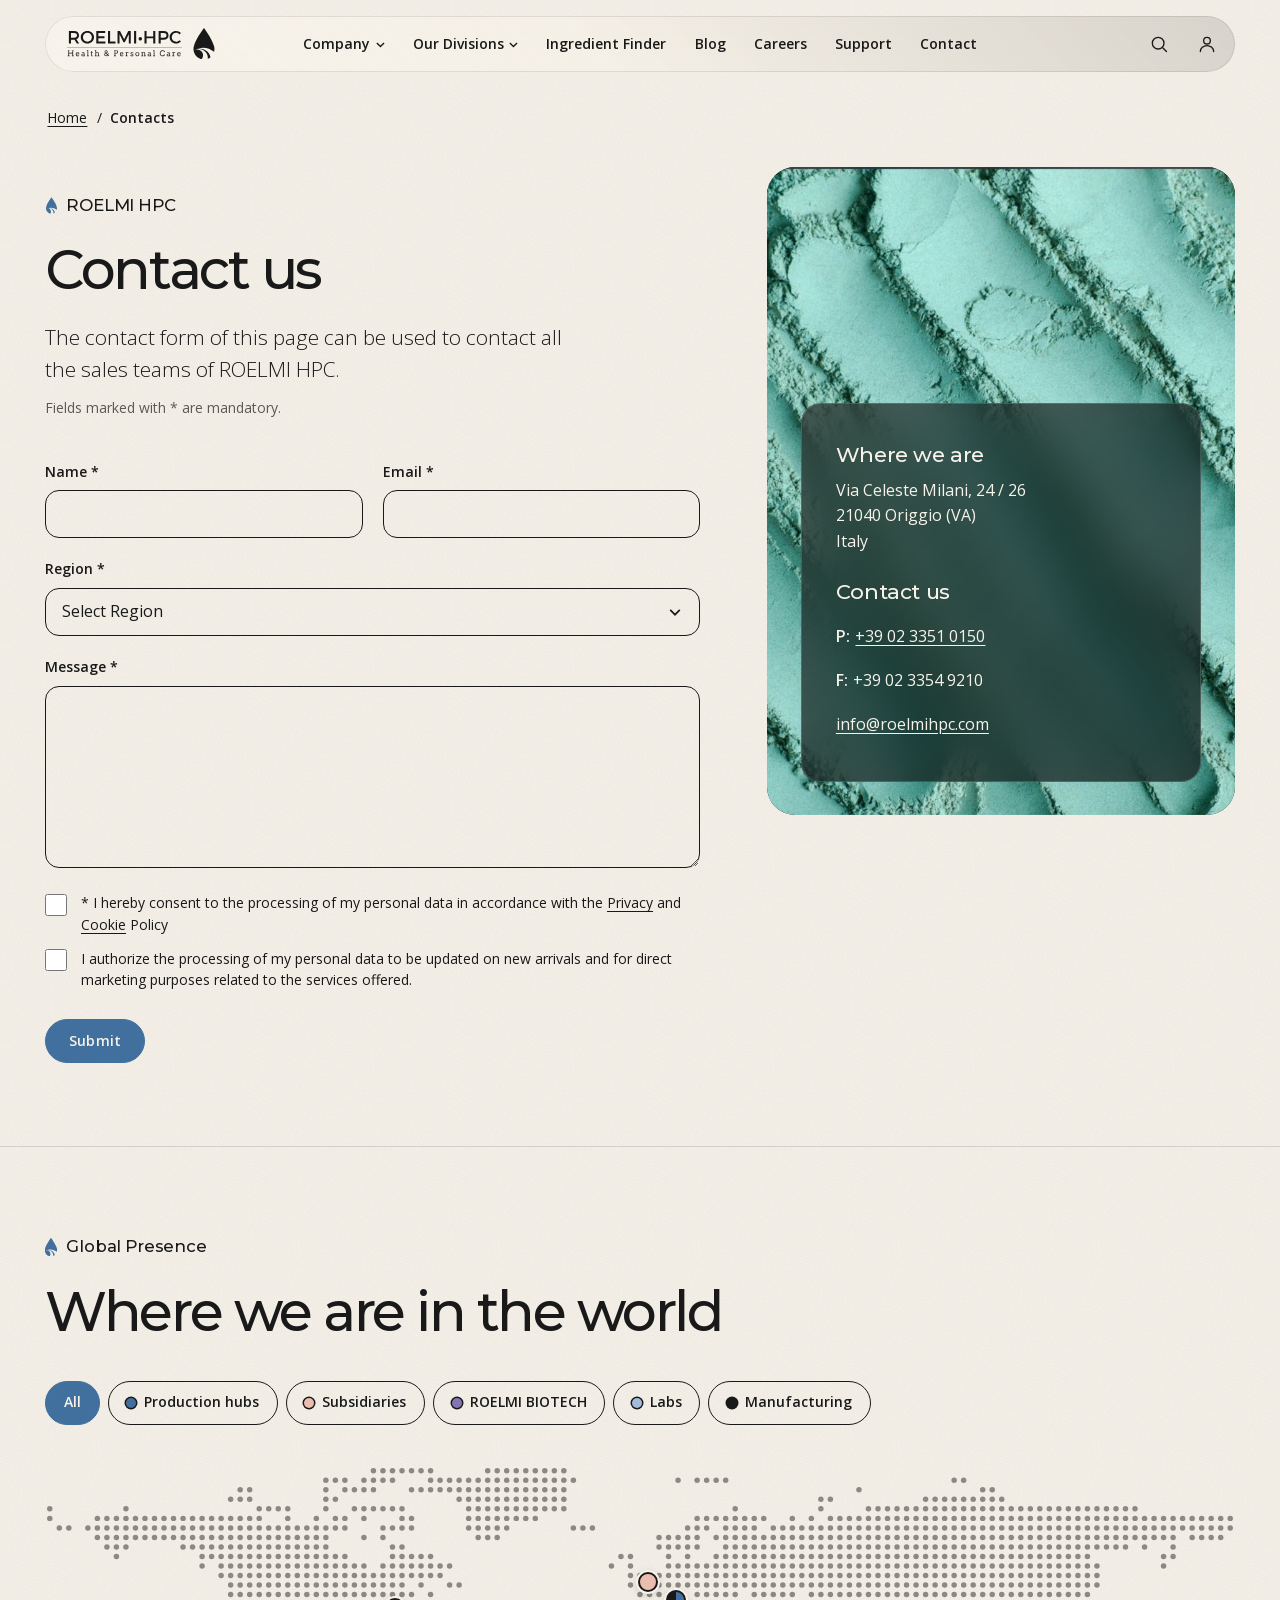
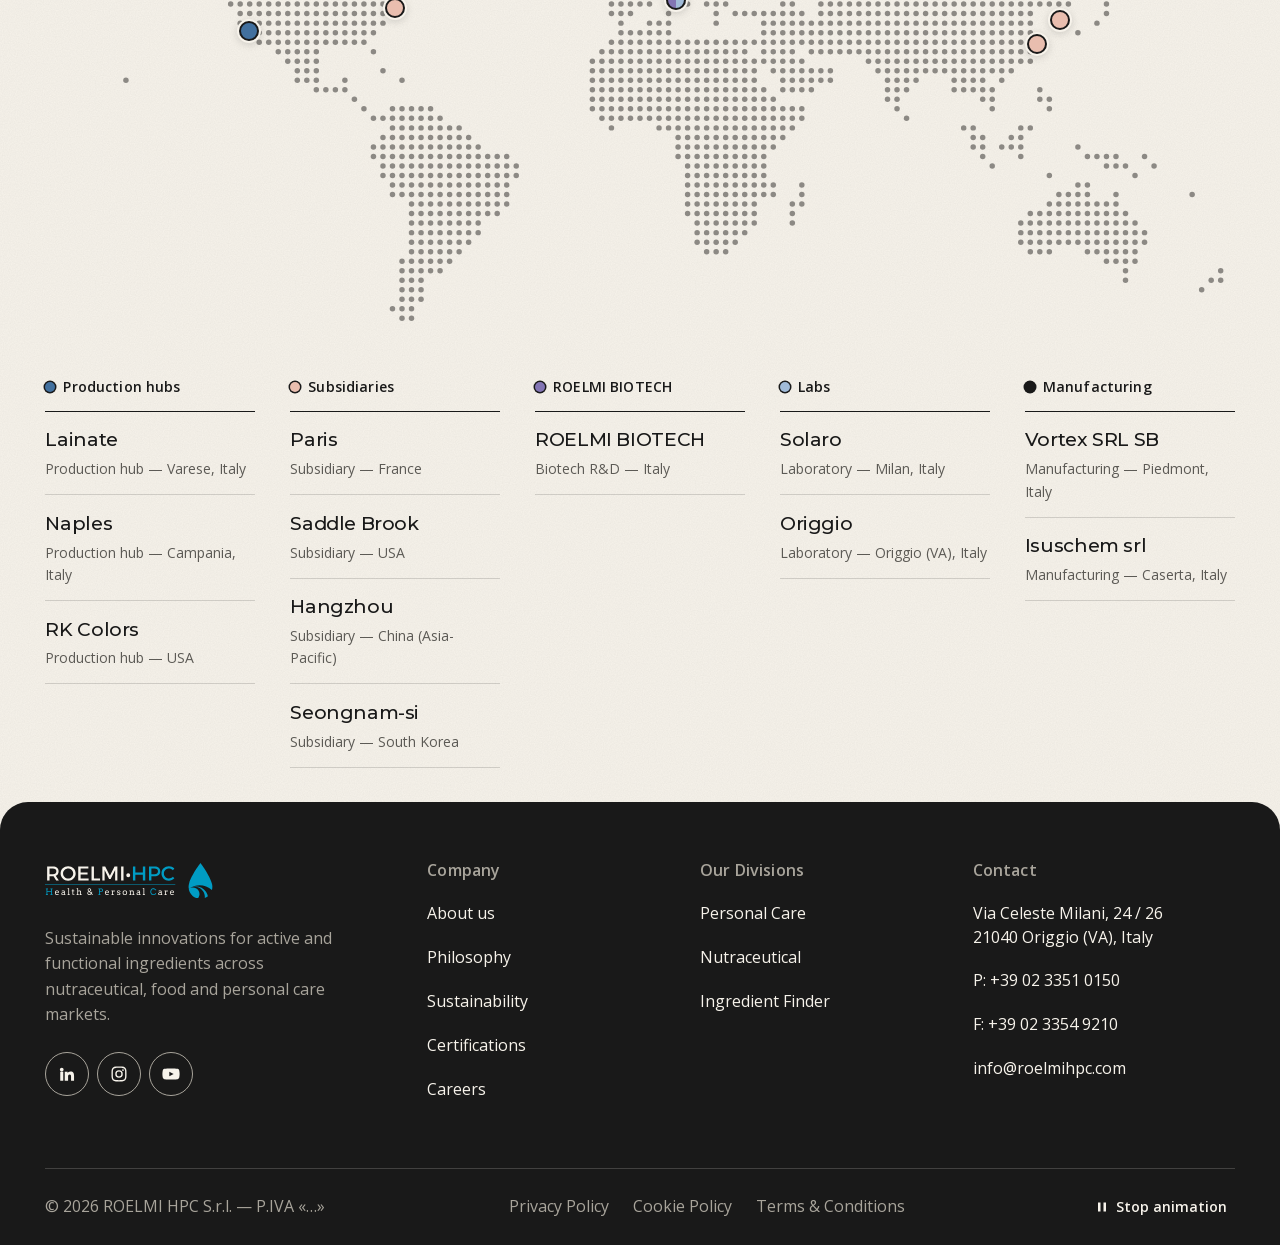
<file: contact.html>
<!DOCTYPE html>
<html lang="en" class="no-js">
<head>
  <meta charset="UTF-8">
  <meta name="viewport" content="width=device-width, initial-scale=1">
  <title>Contacts | ROELMI HPC</title>
  <meta name="description" content="Contact the sales teams of ROELMI HPC: headquarters in Origgio (VA), Italy, and offices in France, the USA, China and South Korea.">
  <meta name="theme-color" content="#191919">
  <link rel="icon" href="images/favicon.svg" type="image/svg+xml">

  <meta property="og:type" content="website">
  <meta property="og:site_name" content="ROELMI HPC">
  <meta property="og:title" content="Contacts | ROELMI HPC">
  <meta property="og:description" content="Contact the sales teams of ROELMI HPC.">
  <meta property="og:image" content="images/og-image.jpg">
  <meta name="twitter:card" content="summary_large_image">

  <script>document.documentElement.classList.replace('no-js', 'js');</script>

  <!-- Font serviti dal sito (GDPR) -->
  <link rel="preload" as="font" type="font/woff2" href="fonts/montserrat-latin.woff2" crossorigin>
  <link rel="preload" as="font" type="font/woff2" href="fonts/opensans-latin.woff2" crossorigin>

  <!-- CSS (presence.css: mappa a puntini e punti delle sedi, come in home) -->
  <link rel="stylesheet" href="css/fonts.css">
  <link rel="stylesheet" href="css/reset.css">
  <link rel="stylesheet" href="css/base.css">
  <link rel="stylesheet" href="css/header.css">
  <link rel="stylesheet" href="css/presence.css">
  <link rel="stylesheet" href="css/form.css">
  <link rel="stylesheet" href="css/contact.css">
  <link rel="stylesheet" href="css/footer.css">
</head>
<body>

  <svg width="0" height="0" style="position:absolute" aria-hidden="true" focusable="false">
    <symbol id="logo-roelmi" viewBox="0 0 256 54">
      <path d="M12.0334 17.0172C15.3679 17.0172 17.286 15.5943 17.286 12.6599C17.286 9.81631 15.3679 8.45615 12.0334 8.45615L6.90418 8.45615L6.90418 17.0172L12.0334 17.0172ZM13.0217 20.263C12.7103 20.2932 12.3729 20.2932 12.0334 20.2932L6.90418 20.2932L6.90418 26.813L3.25401 26.813L3.25401 5.18224L12.0334 5.18224C17.5649 5.18224 20.748 7.87013 20.748 12.5648C20.748 16.0268 19.1413 18.4682 16.2675 19.5818L21.1178 26.813L16.9767 26.813L13.0217 20.263Z"/>
      <path d="M27.5157 15.9972C27.5157 20.2939 31.0729 23.6954 35.3026 23.6954C39.5388 23.6954 43.0008 20.2939 43.0008 15.9972C43.0008 11.7026 39.5388 8.36382 35.3026 8.36382C31.0383 8.36382 27.5157 11.7026 27.5157 15.9972M46.7397 15.9972C46.7397 22.1752 41.7337 26.9671 35.2723 26.9671C28.8132 26.9671 23.8072 22.1752 23.8072 15.9972C23.8072 9.78669 28.8132 5.08558 35.2723 5.08558C41.7337 5.08558 46.7397 9.81696 46.7397 15.9972"/>
      <path d="M54.2809 8.45615L54.2809 14.2969L64.8487 14.2969L64.8487 17.5751L54.2809 17.5751L54.2809 23.539L66.4553 23.539L66.4553 26.813L50.6351 26.813L50.6351 5.18008L66.0856 5.18008L66.0856 8.45615L54.2809 8.45615Z"/>
      <path d="M83.9182 23.5064L83.9182 26.8127L70.9069 26.8127L70.9069 5.1777L74.5549 5.1777L74.5549 23.5064L83.9182 23.5064Z"/>
      <path d="M106.911 26.8134L106.881 10.6493L100.052 24.558L97.6708 24.558L90.8418 10.6493L90.8418 26.8134L87.4122 26.8134L87.4122 5.17835L91.7349 5.17835L98.8774 19.552L105.983 5.17835L110.28 5.17835L110.28 26.8134L106.911 26.8134Z"/>
      <path d="M115.997 26.8162L119.642 26.8162L119.642 5.18333L115.997 5.18333L115.997 26.8162Z"/>
      <path d="M129.75 18.5313C129.75 20.2915 128.513 21.6236 126.814 21.6236C125.146 21.6236 123.91 20.2915 123.91 18.5313C123.91 16.7711 125.146 15.5018 126.814 15.5018C128.513 15.5018 129.75 16.7711 129.75 18.5313"/>
      <path fill="#009CC4" style="fill: var(--logo-accent, #009CC4)" d="M197.061 8.42653L194.929 11.0841C193.352 9.38232 191.097 8.33354 188.902 8.33354C184.575 8.33354 181.174 11.6723 181.174 15.9345C181.174 20.2009 184.575 23.5678 188.902 23.5678C191.064 23.5678 193.292 22.5796 194.929 21.001L197.091 23.4143C194.898 25.5767 191.776 26.9671 188.718 26.9671C182.382 26.9671 177.469 22.1752 177.469 15.9669C177.469 9.81696 182.443 5.08558 188.841 5.08558C191.899 5.08558 194.959 6.35709 197.061 8.42653ZM149.128 26.8134L149.128 17.8523L137.662 17.8523L137.662 26.8134L134.017 26.8134L134.017 5.17835L137.662 5.17835L137.662 14.5762L149.128 14.5762L149.128 5.17835L152.773 5.17835L152.773 26.8134L149.128 26.8134ZM167.083 20.2932C172.522 20.2932 175.642 17.4497 175.642 12.5648C175.642 7.87013 172.522 5.18224 167.083 5.18224L158.462 5.18224L158.462 26.813L162.107 26.813L162.107 20.2932L167.083 20.2932ZM172.154 12.6599C172.154 15.5943 170.266 17.0172 166.928 17.0172L162.107 17.0172L162.107 8.45615L166.928 8.45615C170.266 8.45615 172.154 9.81631 172.154 12.6599Z"/>
      <path fill="#009CC4" style="fill: var(--logo-accent, #009CC4)" d="M167.99 41.4119C167.698 40.9145 167.311 40.5275 166.826 40.242C166.346 39.9587 165.81 39.816 165.217 39.816C164.709 39.816 164.249 39.9241 163.829 40.1361C163.412 40.3501 163.053 40.6377 162.754 40.9967C162.454 41.3557 162.223 41.773 162.058 42.2444C161.894 42.718 161.809 43.2175 161.809 43.7387C161.809 44.3571 161.902 44.9064 162.086 45.3864C162.268 45.86 162.506 46.2579 162.8 46.5758C163.094 46.8893 163.442 47.1531 163.851 47.365C164.253 47.5791 164.709 47.6808 165.217 47.6808C165.905 47.6808 166.504 47.5164 167.012 47.1812C167.525 46.8525 167.959 46.3011 168.323 45.5378L169.473 46.0827C169.307 46.5498 169.025 47.0061 168.628 47.4451C168.232 47.8797 167.743 48.2343 167.164 48.5025C166.582 48.7728 165.935 48.9047 165.23 48.9047C164.554 48.9047 163.933 48.7771 163.364 48.5241C162.798 48.2689 162.296 47.9056 161.851 47.4321C161.409 46.965 161.07 46.4071 160.839 45.7605C160.605 45.1161 160.488 44.4414 160.488 43.7387C160.488 43.0337 160.605 42.3655 160.839 41.7384C161.07 41.1092 161.399 40.5642 161.818 40.1015C162.238 39.6387 162.739 39.2711 163.323 39.0008C163.905 38.7348 164.536 38.5986 165.217 38.5986C165.821 38.5986 166.346 38.6851 166.785 38.8559C167.226 39.0289 167.598 39.2343 167.908 39.4722C168.215 39.7101 168.478 39.9717 168.701 40.2463L169.395 40.2463L169.395 41.4119L167.99 41.4119ZM8.31148 38.7975L11.527 38.7975L11.527 39.9241L10.5885 39.9241L10.5885 47.5834L11.527 47.5834L11.527 48.7101L8.31148 48.7101L8.31148 47.5834L9.30404 47.5834L9.30404 44.0219L3.56929 44.0219L3.56929 47.5834L4.56401 47.5834L4.56401 48.7101L1.34632 48.7101L1.34632 47.5834L2.28914 47.5834L2.28914 39.9241L1.34632 39.9241L1.34632 38.7975L4.56401 38.7975L4.56401 39.9241L3.56929 39.9241L3.56929 42.9234L9.30404 42.9234L9.30404 39.9241L8.31148 39.9241L8.31148 38.7975ZM86.5788 38.9694C86.2026 38.8548 85.7982 38.7986 85.3506 38.7986L81.3436 38.7986L81.3436 39.9274L82.2843 39.9274L82.2843 47.5845L81.3436 47.5845L81.3436 48.709L84.5591 48.709L84.5591 47.5845L83.5666 47.5845L83.5666 44.1182L85.3268 44.1182C85.7895 44.1182 86.2069 44.049 86.5853 43.9084C86.9594 43.77 87.2838 43.5797 87.5541 43.3419C87.8244 43.1018 88.0341 42.8229 88.1812 42.5007C88.3304 42.1785 88.4039 41.8411 88.4039 41.4778C88.4039 41.041 88.3304 40.6561 88.179 40.321C88.0276 39.9836 87.8179 39.7047 87.5454 39.4798C87.273 39.2527 86.9508 39.0862 86.5788 38.9694ZM85.3506 43.0456L83.5666 43.0456L83.5666 39.9274L85.1884 39.9274C85.8371 39.9274 86.3107 40.0615 86.6091 40.3339C86.9032 40.6086 87.0524 40.9891 87.0524 41.4778C87.0524 41.7352 87.007 41.9601 86.9248 42.1568C86.8405 42.3536 86.7215 42.5158 86.5702 42.6477C86.4231 42.7796 86.2415 42.8748 86.0361 42.9461C85.8285 43.011 85.5993 43.0456 85.3506 43.0456Z"/>
      <path d="M18.3148 42.7781C18.0316 42.7781 17.7829 42.8192 17.5731 42.8992C17.3634 42.9814 17.1839 43.0938 17.0325 43.2452C16.8855 43.3966 16.7644 43.5804 16.6779 43.7966C16.5871 44.015 16.5222 44.2637 16.4768 44.5297L19.9907 44.5297C19.9734 44.2767 19.9302 44.0431 19.8675 43.8334C19.8026 43.6171 19.7096 43.4333 19.5755 43.2755C19.4458 43.1176 19.2793 42.9965 19.0717 42.91C18.8706 42.8214 18.6154 42.7781 18.3148 42.7781L18.3148 42.7781ZM16.4119 45.479C16.4119 45.6714 16.4249 45.8444 16.453 46.0044C16.4833 46.1623 16.5222 46.318 16.5763 46.4607C16.7384 46.8954 16.9958 47.2241 17.3504 47.4446C17.705 47.6652 18.1073 47.7776 18.557 47.7776C18.9095 47.7776 19.2512 47.7257 19.5885 47.6263C19.9215 47.529 20.2697 47.3776 20.6351 47.1657L21.1282 47.996C20.6805 48.3031 20.2372 48.5302 19.7853 48.6772C19.3355 48.8242 18.8706 48.8999 18.3862 48.8999C17.9299 48.8999 17.5039 48.8242 17.1169 48.6707C16.7255 48.5172 16.3903 48.2901 16.107 47.9896C15.8259 47.689 15.6053 47.3149 15.4475 46.8673C15.2875 46.4175 15.2096 45.892 15.2096 45.2952C15.2096 44.8108 15.2766 44.3545 15.4107 43.9264C15.5448 43.496 15.7502 43.1198 16.0184 42.7997C16.2843 42.4819 16.6173 42.2267 17.0131 42.0407C17.411 41.8504 17.8737 41.7575 18.3992 41.7575C18.9095 41.7575 19.3355 41.8353 19.6772 41.9888C20.021 42.1445 20.3 42.35 20.5162 42.6051C20.7324 42.8603 20.8946 43.1522 21.0049 43.4787C21.1152 43.8074 21.1952 44.1404 21.2406 44.4778C21.2579 44.6421 21.273 44.8108 21.2795 44.9838C21.2882 45.1525 21.2903 45.3168 21.2903 45.479L16.4119 45.479Z"/>
      <path d="M27.4217 47.878C27.5839 47.878 27.7439 47.8607 27.9061 47.8196C28.0682 47.7807 28.2218 47.7288 28.3623 47.6596C28.505 47.5925 28.6413 47.5125 28.7624 47.426C28.8835 47.3352 28.9873 47.2422 29.0716 47.1449L29.0759 45.6182L27.666 45.6182C27.4282 45.6182 27.2141 45.642 27.0195 45.6961C26.8248 45.748 26.6583 45.8215 26.5156 45.9253C26.3751 46.0248 26.2648 46.148 26.1848 46.2972C26.1069 46.4443 26.068 46.6151 26.068 46.8076C26.068 46.9871 26.1004 47.1406 26.1653 47.2768C26.2323 47.4066 26.3232 47.519 26.4421 47.6077C26.5632 47.6963 26.7059 47.7634 26.8724 47.8109C27.0368 47.8585 27.2206 47.878 27.4217 47.878L27.4217 47.878ZM29.0716 48.0812C28.8121 48.3213 28.5267 48.518 28.2174 48.6716C27.9061 48.8229 27.5493 48.9008 27.1535 48.9008C26.8227 48.9008 26.5178 48.8446 26.2432 48.7429C25.9664 48.637 25.7242 48.4943 25.5274 48.3148C25.3263 48.131 25.1684 47.9234 25.0581 47.6833C24.9479 47.4433 24.8916 47.1882 24.8916 46.9179C24.8916 46.6303 24.9327 46.3751 25.0192 46.1524C25.1036 45.9318 25.2182 45.7393 25.3587 45.5728C25.4993 45.4106 25.6658 45.2723 25.8561 45.1598C26.0464 45.0495 26.2432 44.9587 26.4529 44.8938C26.6583 44.8246 26.8703 44.7792 27.0865 44.7511C27.2984 44.723 27.506 44.7079 27.7049 44.7079C28.0163 44.7079 28.2802 44.7165 28.4942 44.7381C28.7083 44.7576 28.9029 44.7814 29.0759 44.8181L29.0824 44.2624C29.0824 44.0245 29.05 43.8148 28.9786 43.6396C28.9073 43.4623 28.8099 43.3153 28.6824 43.2006C28.5569 43.086 28.4077 42.9995 28.2304 42.9433C28.0531 42.8849 27.8585 42.859 27.6379 42.859C27.4303 42.859 27.2357 42.8741 27.0497 42.9001C26.8594 42.9303 26.6864 42.9671 26.5243 43.0104C26.3599 43.0579 26.2086 43.1098 26.0702 43.166C25.9339 43.2288 25.8193 43.2871 25.722 43.352L25.322 42.5108C25.482 42.4049 25.6636 42.3097 25.8518 42.2189C26.0442 42.1281 26.2453 42.0546 26.4572 41.9897C26.667 41.927 26.8832 41.8772 27.106 41.8405C27.3265 41.8037 27.5428 41.7864 27.7547 41.7864C28.1482 41.7864 28.5007 41.8297 28.8164 41.927C29.1278 42.02 29.396 42.1627 29.6122 42.3595C29.8306 42.5584 29.9993 42.8071 30.116 43.1098C30.235 43.4147 30.2934 43.7759 30.2934 44.1975L30.2869 47.5839L31.0372 47.5839L31.0372 48.7083L29.0716 48.7083L29.0716 48.0812Z"/>
      <path d="M34.5012 38.5337L36.7004 38.5337L36.7004 47.5856L37.7167 47.5856L37.7167 48.7079L34.5012 48.7079L34.5012 47.5856L35.483 47.5856L35.483 39.6603L34.5012 39.6603L34.5012 38.5337Z"/>
      <path d="M43.0136 41.9335L44.6008 41.9335L44.6008 42.9217L43.0006 42.9217L42.9812 46.8335C42.9812 47.0995 43.0136 47.3157 43.0742 47.4801C43.1347 47.6466 43.2342 47.759 43.3682 47.8239C43.5023 47.8866 43.6537 47.9212 43.8245 47.9212C44.0062 47.9212 44.1705 47.9018 44.3089 47.8693C44.4494 47.8347 44.5987 47.7807 44.7652 47.7028L45.0463 48.5202C44.8365 48.6283 44.6181 48.717 44.3889 48.7775C44.1554 48.8402 43.8851 48.8748 43.5693 48.8748C43.2709 48.8748 43.0136 48.8338 42.793 48.7624C42.5746 48.691 42.3887 48.5699 42.2395 48.4034C42.0881 48.2326 41.9756 48.0056 41.9021 47.7179C41.8264 47.4325 41.7918 47.0757 41.7918 46.6497L41.8113 42.9217L40.7301 42.9217L40.7301 41.9335L41.8243 41.9335L41.8243 40.3138L43.0136 39.7516L43.0136 41.9335Z"/>
      <path d="M48.2687 38.5337L50.4138 38.5337L50.4138 42.6812L50.4549 42.6812C50.5739 42.558 50.7166 42.4455 50.8766 42.3396C51.0345 42.2315 51.2031 42.1385 51.3761 42.0606C51.5491 41.9828 51.7308 41.9179 51.9167 41.8768C52.1027 41.8336 52.3016 41.8119 52.5049 41.8119C52.8682 41.8119 53.1969 41.8617 53.4888 41.9612C53.7786 42.0628 54.0294 42.2163 54.2327 42.4174C54.4381 42.625 54.596 42.8867 54.7084 43.2067C54.8187 43.5289 54.8728 43.9052 54.8728 44.3441L54.8728 47.5856L55.8934 47.5856L55.8934 48.7079L52.6779 48.7079L52.6779 47.5856L53.6056 47.5856L53.6056 44.4933C53.6056 43.9744 53.4737 43.5786 53.212 43.3127C52.9482 43.0424 52.5698 42.9083 52.0767 42.9083C51.7935 42.9083 51.5123 42.9775 51.2247 43.1072C50.9393 43.2435 50.6647 43.4078 50.4138 43.6111L50.4138 47.5856L51.3956 47.5856L51.3956 48.7079L48.1779 48.7079L48.1779 47.5856L49.2007 47.5856L49.2007 39.6603L48.2687 39.6603L48.2687 38.5337Z"/>
      <path d="M68.7198 42.0012C68.8344 41.8757 68.9296 41.7395 69.0074 41.5773C69.0853 41.4195 69.1242 41.253 69.1242 41.0778C69.1242 40.894 69.0853 40.7167 69.0053 40.5502C68.9252 40.3793 68.815 40.2301 68.6809 40.0961C68.5447 39.9685 68.3868 39.8625 68.2073 39.789C68.0257 39.709 67.8332 39.6722 67.6364 39.6722C67.4159 39.6722 67.2191 39.709 67.0418 39.7825C66.8666 39.8539 66.7131 39.9533 66.5877 40.0766C66.4622 40.2042 66.3628 40.3512 66.2936 40.5199C66.2244 40.6886 66.1876 40.868 66.1876 41.0627C66.1876 41.2486 66.233 41.4411 66.3239 41.6422C66.4147 41.8476 66.5747 42.0595 66.8104 42.2823L67.3921 42.8229C67.6516 42.7126 67.8916 42.5872 68.1187 42.4574C68.3457 42.3277 68.5447 42.1741 68.7198 42.0012L68.7198 42.0012ZM66.6871 44.356C66.5358 44.4144 66.4039 44.4987 66.2849 44.6069C66.1638 44.7128 66.06 44.8361 65.9714 44.9723C65.8849 45.1107 65.82 45.2599 65.7703 45.4178C65.7227 45.5756 65.6989 45.7378 65.6989 45.8978C65.6989 46.1508 65.7465 46.3844 65.846 46.6006C65.9454 46.819 66.0795 47.0028 66.2503 47.1607C66.4233 47.3186 66.6266 47.4418 66.858 47.5305C67.0937 47.6191 67.3424 47.6645 67.6083 47.6645C67.8332 47.6645 68.0473 47.6321 68.2484 47.5759C68.4495 47.5197 68.6355 47.4418 68.8106 47.3402C68.9836 47.2385 69.1458 47.1131 69.2907 46.9747C69.4377 46.832 69.5761 46.6785 69.7016 46.512L67.2148 44.1117L66.6871 44.356ZM72.0175 48.7479L70.4714 47.2558C70.2876 47.4829 70.093 47.6905 69.8767 47.8808C69.6626 48.0667 69.4356 48.2289 69.1934 48.3652C68.9512 48.5057 68.696 48.6117 68.4214 48.6895C68.1489 48.763 67.8613 48.8041 67.5543 48.8041C67.1348 48.8041 66.7369 48.7263 66.3693 48.5771C66.0017 48.43 65.6816 48.2289 65.407 47.9716C65.1345 47.7121 64.9204 47.4094 64.7647 47.0569C64.6069 46.7066 64.529 46.3282 64.529 45.9238C64.529 45.6578 64.5701 45.3983 64.6501 45.1475C64.728 44.8988 64.8404 44.6631 64.981 44.4447C65.1259 44.2284 65.2902 44.0295 65.4783 43.8543C65.6686 43.6835 65.9671 43.4911 66.3649 43.29L65.9325 42.8704C65.8222 42.7667 65.7097 42.6456 65.6038 42.5093C65.4978 42.3753 65.4048 42.2282 65.3227 42.0725C65.2426 41.9168 65.1756 41.7525 65.1259 41.5838C65.0761 41.413 65.0502 41.2421 65.0502 41.0778C65.0502 40.7296 65.1194 40.4074 65.2535 40.1047C65.3897 39.8041 65.5713 39.5403 65.807 39.3197C66.0384 39.0949 66.3152 38.9219 66.6266 38.7943C66.9423 38.6645 67.2775 38.6018 67.6364 38.6018C68.0149 38.6018 68.3652 38.6667 68.6895 38.8029C69.0139 38.937 69.2929 39.1208 69.5307 39.3457C69.7686 39.5706 69.9502 39.8344 70.0865 40.1371C70.2205 40.4356 70.2876 40.7513 70.2876 41.0778C70.2876 41.3395 70.2638 41.5687 70.2119 41.7698C70.1578 41.9666 70.0865 42.1439 69.987 42.3017C69.894 42.4574 69.7794 42.6001 69.6453 42.7299C69.5134 42.8575 69.3707 42.9764 69.2215 43.0845C69.0723 43.197 68.9144 43.2964 68.7587 43.3829C68.6031 43.4716 68.4409 43.5603 68.2744 43.6403L70.2746 45.5043C70.4173 45.1864 70.5276 44.8707 70.6119 44.5636C70.6984 44.2501 70.7655 43.9668 70.813 43.7116L72.0413 43.7116C71.9678 44.1225 71.8553 44.5506 71.7018 44.9896C71.5483 45.4308 71.3536 45.8611 71.1201 46.2827L72.9236 47.9586L72.0175 48.7479Z"/>
      <path d="M94.5772 42.7781C94.2918 42.7781 94.0452 42.8192 93.8333 42.8992C93.6236 42.9814 93.4419 43.0938 93.2949 43.2452C93.1435 43.3966 93.0267 43.5804 92.9381 43.7966C92.8473 44.015 92.7802 44.2637 92.7391 44.5297L96.2487 44.5297C96.2314 44.2767 96.1925 44.0431 96.1298 43.8334C96.0671 43.6171 95.9676 43.4333 95.8379 43.2755C95.706 43.1176 95.5416 42.9965 95.334 42.91C95.1286 42.8214 94.8778 42.7781 94.5772 42.7781L94.5772 42.7781ZM92.6743 45.479C92.6743 45.6714 92.6872 45.8444 92.7153 46.0044C92.7456 46.1623 92.7845 46.318 92.8343 46.4607C92.9986 46.8954 93.256 47.2241 93.6128 47.4446C93.9674 47.6652 94.3696 47.7776 94.8172 47.7776C95.1719 47.7776 95.5135 47.7257 95.8465 47.6263C96.1817 47.529 96.532 47.3776 96.8996 47.1657L97.3883 47.996C96.9429 48.3031 96.4953 48.5302 96.0498 48.6772C95.5979 48.8242 95.1329 48.8999 94.6486 48.8999C94.1901 48.8999 93.7663 48.8242 93.3749 48.6707C92.9857 48.5172 92.6483 48.2901 92.3694 47.9896C92.0882 47.689 91.8698 47.3149 91.7098 46.8673C91.5498 46.4175 91.4698 45.892 91.4698 45.2952C91.4698 44.8108 91.539 44.3545 91.6731 43.9264C91.8093 43.496 92.0104 43.1198 92.2764 42.7997C92.5467 42.4819 92.8775 42.2267 93.2733 42.0407C93.6711 41.8504 94.1361 41.7575 94.6615 41.7575C95.1719 41.7575 95.5979 41.8353 95.9395 41.9888C96.2833 42.1445 96.5623 42.35 96.7764 42.6051C96.9926 42.8603 97.157 43.1522 97.2673 43.4787C97.3797 43.8074 97.4554 44.1404 97.4986 44.4778C97.5202 44.6421 97.5354 44.8108 97.5419 44.9838C97.5484 45.1525 97.5527 45.3168 97.5527 45.479L92.6743 45.479Z"/>
      <path d="M106.221 43.3674L104.978 43.3674L104.978 42.95C104.833 42.95 104.688 42.976 104.537 43.0322C104.385 43.0841 104.245 43.1684 104.115 43.2809C103.983 43.3912 103.871 43.5317 103.771 43.7025C103.674 43.8734 103.603 44.0788 103.561 44.3145L103.561 47.5819L104.71 47.5819L104.71 48.7107L101.347 48.7107L101.347 47.5819L102.283 47.5819L102.29 43.056L101.347 43.056L101.347 41.9337L103.512 41.9337L103.512 42.87C103.594 42.7295 103.68 42.6019 103.78 42.4808C103.877 42.3597 103.983 42.2559 104.104 42.1672C104.225 42.0786 104.357 42.0072 104.504 41.9596C104.649 41.9077 104.807 41.8818 104.978 41.8818L105.618 41.8818C105.819 41.8818 106.02 41.8861 106.221 41.8948L106.221 43.3674Z"/>
      <path d="M113.552 43.285C113.468 43.1574 113.358 43.0514 113.221 42.9714C113.087 42.8914 112.936 42.8309 112.772 42.7941C112.607 42.7595 112.443 42.7379 112.287 42.7379C112.112 42.7379 111.952 42.7595 111.807 42.7984C111.66 42.8374 111.537 42.8936 111.429 42.9693C111.327 43.0428 111.243 43.1315 111.184 43.2396C111.124 43.3477 111.098 43.4645 111.098 43.5985C111.098 43.8234 111.167 44.0029 111.301 44.1348C111.44 44.2689 111.671 44.3943 111.993 44.5024L113.293 44.963C113.853 45.149 114.262 45.4042 114.515 45.7264C114.774 46.0507 114.904 46.4356 114.904 46.8854C114.904 47.186 114.843 47.4628 114.724 47.7115C114.603 47.9645 114.432 48.1785 114.212 48.3515C113.993 48.531 113.73 48.6651 113.418 48.7646C113.109 48.8619 112.765 48.9138 112.382 48.9138C111.857 48.9138 111.429 48.8273 111.098 48.6564C110.765 48.4856 110.51 48.265 110.332 47.9818L109.651 47.9818L109.651 46.8573L111.005 46.8573C111.005 47.0433 111.046 47.2055 111.124 47.3395C111.206 47.4736 111.314 47.5796 111.446 47.6617C111.578 47.7461 111.731 47.8088 111.896 47.8455C112.067 47.8866 112.237 47.9082 112.41 47.9082C112.581 47.9082 112.743 47.8866 112.904 47.8434C113.059 47.8023 113.198 47.7417 113.319 47.6596C113.438 47.5796 113.531 47.4822 113.602 47.3698C113.671 47.2552 113.706 47.1254 113.706 46.9827C113.706 46.7643 113.637 46.5784 113.492 46.427C113.353 46.2756 113.113 46.1372 112.772 46.0161L111.476 45.5317C110.949 45.3458 110.557 45.1057 110.302 44.816C110.047 44.5241 109.922 44.1608 109.922 43.7261C109.922 43.4385 109.976 43.1725 110.082 42.9282C110.185 42.686 110.341 42.4741 110.546 42.2968C110.748 42.1194 110.992 41.981 111.288 41.8837C111.578 41.7843 111.913 41.7324 112.287 41.7324C112.772 41.7324 113.176 41.7994 113.505 41.9335C113.831 42.0697 114.125 42.3011 114.387 42.6276L115.021 42.6276L115.021 43.7542L113.678 43.7542C113.678 43.5704 113.639 43.4147 113.552 43.285"/>
      <path d="M119.603 45.3207C119.603 45.7099 119.657 46.0602 119.768 46.3759C119.878 46.6873 120.032 46.9555 120.228 47.176C120.419 47.3966 120.646 47.5674 120.901 47.6885C121.156 47.8053 121.426 47.8659 121.714 47.8659C122.014 47.8659 122.293 47.8075 122.555 47.6907C122.812 47.5739 123.042 47.4031 123.23 47.1825C123.422 46.962 123.574 46.6982 123.682 46.3803C123.792 46.071 123.846 45.7164 123.846 45.3207C123.846 44.9142 123.792 44.5509 123.682 44.2308C123.574 43.9129 123.422 43.647 123.234 43.4329C123.044 43.2188 122.819 43.0566 122.557 42.9485C122.298 42.8382 122.014 42.7842 121.714 42.7842C121.426 42.7842 121.156 42.8382 120.901 42.9485C120.646 43.0566 120.419 43.2188 120.228 43.4329C120.032 43.647 119.878 43.9129 119.768 44.2308C119.657 44.5509 119.603 44.9142 119.603 45.3207M118.315 45.3207C118.317 44.7866 118.405 44.2979 118.572 43.8546C118.741 43.4178 118.974 43.0393 119.277 42.7236C119.575 42.4057 119.934 42.1614 120.347 41.9949C120.762 41.8241 121.219 41.7397 121.714 41.7397C122.216 41.7397 122.674 41.8241 123.093 41.9949C123.507 42.1614 123.865 42.4057 124.162 42.715C124.456 43.0264 124.687 43.4026 124.856 43.8438C125.018 44.2849 125.1 44.7714 125.1 45.3099C125.1 45.8353 125.018 46.3219 124.856 46.763C124.687 47.2085 124.456 47.5869 124.162 47.9026C123.865 48.2227 123.507 48.4713 123.093 48.6465C122.674 48.826 122.216 48.9125 121.714 48.9125C121.204 48.9125 120.741 48.826 120.326 48.6487C119.915 48.4757 119.558 48.2313 119.264 47.9156C118.968 47.5977 118.736 47.2193 118.57 46.7825C118.405 46.3414 118.317 45.8526 118.315 45.3207"/>
      <path d="M133.018 47.5845L133.974 47.5845L133.974 44.4901C133.974 43.9711 133.842 43.5797 133.576 43.3094C133.312 43.0434 132.934 42.9094 132.445 42.9094C132.16 42.9094 131.874 42.9764 131.587 43.1126C131.299 43.2467 131.024 43.4154 130.769 43.6143L130.769 47.5845L131.723 47.5845L131.723 48.7111L128.559 48.7111L128.559 47.5845L129.502 47.5845L129.502 43.0586L128.559 43.0586L128.559 41.9363L130.715 41.9363L130.715 42.7321L130.73 42.7321C130.875 42.6045 131.029 42.4855 131.189 42.3753C131.355 42.2585 131.526 42.1612 131.706 42.079C131.883 41.9947 132.071 41.9298 132.263 41.8844C132.458 41.8346 132.661 41.813 132.875 41.813C133.239 41.813 133.565 41.8606 133.857 41.9579C134.147 42.0617 134.393 42.2152 134.601 42.4185C134.806 42.6239 134.964 42.8877 135.077 43.2056C135.187 43.5278 135.241 43.9062 135.241 44.3409L135.241 47.5845L136.184 47.5845L136.184 48.7111L133.018 48.7111L133.018 47.5845Z"/>
      <path d="M141.969 47.878C142.131 47.878 142.291 47.8607 142.453 47.8196C142.615 47.7807 142.769 47.7288 142.909 47.6596C143.052 47.5925 143.188 47.5125 143.31 47.426C143.431 47.3352 143.534 47.2422 143.619 47.1449L143.623 45.6182L142.213 45.6182C141.975 45.6182 141.761 45.642 141.567 45.6961C141.372 45.748 141.205 45.8215 141.063 45.9253C140.922 46.0248 140.81 46.148 140.732 46.2972C140.654 46.4443 140.615 46.6151 140.615 46.8076C140.615 46.9871 140.648 47.1406 140.712 47.2768C140.779 47.4066 140.87 47.519 140.989 47.6077C141.11 47.6963 141.253 47.7634 141.42 47.8109C141.584 47.8585 141.768 47.878 141.969 47.878L141.969 47.878ZM143.619 48.0812C143.359 48.3213 143.074 48.518 142.765 48.6716C142.453 48.8229 142.096 48.9008 141.701 48.9008C141.37 48.9008 141.065 48.8446 140.79 48.7429C140.514 48.637 140.271 48.4943 140.075 48.3148C139.873 48.131 139.716 47.9234 139.605 47.6833C139.495 47.4433 139.439 47.1882 139.439 46.9179C139.439 46.6303 139.48 46.3751 139.566 46.1524C139.651 45.9318 139.765 45.7393 139.906 45.5728C140.046 45.4106 140.213 45.2723 140.405 45.1598C140.594 45.0495 140.79 44.9587 141 44.8938C141.205 44.8246 141.417 44.7792 141.634 44.7511C141.846 44.723 142.053 44.7079 142.252 44.7079C142.563 44.7079 142.827 44.7165 143.041 44.7381C143.255 44.7576 143.45 44.7814 143.623 44.8181L143.63 44.2624C143.63 44.0245 143.597 43.8148 143.526 43.6396C143.454 43.4623 143.357 43.3153 143.23 43.2006C143.104 43.086 142.955 42.9995 142.778 42.9433C142.6 42.8849 142.406 42.859 142.185 42.859C141.977 42.859 141.783 42.8741 141.597 42.9001C141.407 42.9303 141.234 42.9671 141.071 43.0104C140.907 43.0579 140.756 43.1098 140.617 43.166C140.481 43.2288 140.366 43.2871 140.269 43.352L139.869 42.5108C140.029 42.4049 140.211 42.3097 140.399 42.2189C140.591 42.1281 140.792 42.0546 141.004 41.9897C141.214 41.927 141.43 41.8772 141.651 41.8405C141.874 41.8037 142.09 41.7864 142.302 41.7864C142.695 41.7864 143.048 41.8297 143.364 41.927C143.675 42.02 143.943 42.1627 144.159 42.3595C144.378 42.5584 144.546 42.8071 144.663 43.1098C144.78 43.4147 144.841 43.7759 144.841 44.1975L144.834 47.5839L145.584 47.5839L145.584 48.7083L143.619 48.7083L143.619 48.0812Z"/>
      <path d="M149.048 38.5337L151.248 38.5337L151.248 47.5856L152.264 47.5856L152.264 48.7079L149.048 48.7079L149.048 47.5856L150.03 47.5856L150.03 39.6603L149.048 39.6603L149.048 38.5337Z"/>
      <path d="M175.016 47.878C175.179 47.878 175.337 47.8607 175.499 47.8196C175.661 47.7807 175.814 47.7288 175.957 47.6596C176.102 47.5925 176.234 47.5125 176.355 47.426C176.478 47.3352 176.58 47.2422 176.664 47.1449L176.671 45.6182L175.259 45.6182C175.021 45.6182 174.809 45.642 174.612 45.6961C174.422 45.748 174.253 45.8215 174.113 45.9253C173.968 46.0248 173.86 46.148 173.78 46.2972C173.704 46.4443 173.663 46.6151 173.663 46.8076C173.663 46.9871 173.695 47.1406 173.76 47.2768C173.827 47.4066 173.92 47.519 174.039 47.6077C174.158 47.6963 174.301 47.7634 174.467 47.8109C174.634 47.8585 174.815 47.878 175.016 47.878L175.016 47.878ZM176.664 48.0812C176.407 48.3213 176.124 48.518 175.812 48.6716C175.499 48.8229 175.146 48.9008 174.748 48.9008C174.415 48.9008 174.113 48.8446 173.836 48.7429C173.559 48.637 173.321 48.4943 173.122 48.3148C172.919 48.131 172.763 47.9234 172.653 47.6833C172.541 47.4433 172.484 47.1882 172.484 46.9179C172.484 46.6303 172.528 46.3751 172.614 46.1524C172.698 45.9318 172.811 45.7393 172.954 45.5728C173.094 45.4106 173.263 45.2723 173.451 45.1598C173.641 45.0495 173.84 44.9587 174.046 44.8938C174.253 44.8246 174.463 44.7792 174.679 44.7511C174.895 44.723 175.101 44.7079 175.298 44.7079C175.611 44.7079 175.875 44.7165 176.089 44.7381C176.301 44.7576 176.498 44.7814 176.671 44.8181L176.677 44.2624C176.677 44.0245 176.643 43.8148 176.576 43.6396C176.502 43.4623 176.405 43.3153 176.277 43.2006C176.152 43.086 176 42.9995 175.825 42.9433C175.648 42.8849 175.451 42.859 175.233 42.859C175.027 42.859 174.831 42.8741 174.645 42.9001C174.454 42.9303 174.281 42.9671 174.117 43.0104C173.953 43.0579 173.801 43.1098 173.665 43.166C173.531 43.2288 173.412 43.2871 173.317 43.352L172.917 42.5108C173.079 42.4049 173.256 42.3097 173.449 42.2189C173.641 42.1281 173.84 42.0546 174.052 41.9897C174.266 41.927 174.478 41.8772 174.701 41.8405C174.921 41.8037 175.135 41.7864 175.349 41.7864C175.743 41.7864 176.096 41.8297 176.409 41.927C176.723 42.02 176.989 42.1627 177.205 42.3595C177.425 42.5584 177.592 42.8071 177.711 43.1098C177.83 43.4147 177.888 43.7759 177.888 44.1975L177.882 47.5839L178.632 47.5839L178.632 48.7083L176.664 48.7083L176.664 48.0812Z"/>
      <path d="M187.021 43.3674L185.777 43.3674L185.777 42.95C185.632 42.95 185.488 42.976 185.336 43.0322C185.185 43.0841 185.044 43.1684 184.915 43.2809C184.783 43.3912 184.67 43.5317 184.573 43.7025C184.473 43.8734 184.402 44.0788 184.361 44.3145L184.361 47.5819L185.509 47.5819L185.509 48.7107L182.147 48.7107L182.147 47.5819L183.083 47.5819L183.089 43.056L182.147 43.056L182.147 41.9337L184.313 41.9337L184.313 42.87C184.393 42.7295 184.48 42.6019 184.579 42.4808C184.677 42.3597 184.783 42.2559 184.904 42.1672C185.025 42.0786 185.157 42.0072 185.304 41.9596C185.451 41.9077 185.607 41.8818 185.777 41.8818L186.417 41.8818C186.619 41.8818 186.82 41.8861 187.021 41.8948L187.021 43.3674Z"/>
      <path d="M193.624 42.7781C193.339 42.7781 193.092 42.8192 192.878 42.8992C192.668 42.9814 192.489 43.0938 192.342 43.2452C192.19 43.3966 192.074 43.5804 191.985 43.7966C191.894 44.015 191.827 44.2637 191.786 44.5297L195.296 44.5297C195.278 44.2767 195.239 44.0431 195.177 43.8334C195.112 43.6171 195.015 43.4333 194.885 43.2755C194.753 43.1176 194.586 42.9965 194.381 42.91C194.176 42.8214 193.925 42.7781 193.624 42.7781L193.624 42.7781ZM191.719 45.479C191.719 45.6714 191.734 45.8444 191.762 46.0044C191.793 46.1623 191.831 46.318 191.881 46.4607C192.043 46.8954 192.303 47.2241 192.66 47.4446C193.014 47.6652 193.417 47.7776 193.866 47.7776C194.219 47.7776 194.56 47.7257 194.893 47.6263C195.226 47.529 195.579 47.3776 195.944 47.1657L196.435 47.996C195.99 48.3031 195.542 48.5302 195.095 48.6772C194.645 48.8242 194.18 48.8999 193.695 48.8999C193.237 48.8999 192.813 48.8242 192.422 48.6707C192.033 48.5172 191.695 48.2901 191.416 47.9896C191.135 47.689 190.915 47.3149 190.755 46.8673C190.597 46.4175 190.517 45.892 190.517 45.2952C190.517 44.8108 190.584 44.3545 190.72 43.9264C190.854 43.496 191.057 43.1198 191.323 42.7997C191.594 42.4819 191.924 42.2267 192.32 42.0407C192.72 41.8504 193.181 41.7575 193.708 41.7575C194.219 41.7575 194.645 41.8353 194.986 41.9888C195.33 42.1445 195.607 42.35 195.821 42.6051C196.037 42.8603 196.204 43.1522 196.314 43.4787C196.424 43.8074 196.5 44.1404 196.546 44.4778C196.567 44.6421 196.582 44.8108 196.589 44.9838C196.593 45.1525 196.6 45.3168 196.6 45.479L191.719 45.479Z"/>
      <path fill="#009CC4" style="fill: var(--logo-accent, #009CC4)" d="M198.208 33.4845L0.41086 33.4845C0.185968 33.4845 0 33.3028 0 33.0758C0 32.8465 0.185968 32.6627 0.41086 32.6627L198.208 32.6627C198.435 32.6627 198.618 32.8465 198.618 33.0758C198.618 33.3028 198.435 33.4845 198.208 33.4845"/>
      <path fill="#009CC4" style="fill: var(--logo-accent, #009CC4)" d="M219.592 39.0469L219.592 39.0469C219.413 39.1744 219.246 39.3085 219.08 39.4447C220.325 46.6456 225.814 52.3868 232.882 54C235.897 50.6007 236.325 45.4714 233.62 41.5769C230.452 37.0142 224.192 35.8746 219.625 39.0252C226.547 34.242 236.04 35.9632 240.844 42.8765C243.029 46.025 243.863 49.7033 243.478 53.2345C245.208 52.5598 246.808 51.6321 248.236 50.4947C247.749 48.1096 246.783 45.785 245.308 43.6636C239.666 35.5437 228.681 33.3381 220.377 38.5041C231.189 31.5173 245.148 32.9142 254.362 41.2806C254.809 39.7086 255.052 38.05 255.052 36.3373C255.052 34.3717 254.729 32.4861 254.148 30.7129C250.818 18.3914 236.928 0 236.928 0C236.928 0 223.039 18.3914 219.709 30.7129C219.134 32.4861 218.809 34.3717 218.809 36.3373C218.809 37.3883 218.905 38.4219 219.075 39.4253C219.246 39.2955 219.415 39.1701 219.592 39.0469"/>
    </symbol>
    <symbol id="logo-roelmi-drop" viewBox="218.5 0 37 54">
      <path fill="#009CC4" style="fill: var(--logo-accent, #009CC4)" d="M219.592 39.0469L219.592 39.0469C219.413 39.1744 219.246 39.3085 219.08 39.4447C220.325 46.6456 225.814 52.3868 232.882 54C235.897 50.6007 236.325 45.4714 233.62 41.5769C230.452 37.0142 224.192 35.8746 219.625 39.0252C226.547 34.242 236.04 35.9632 240.844 42.8765C243.029 46.025 243.863 49.7033 243.478 53.2345C245.208 52.5598 246.808 51.6321 248.236 50.4947C247.749 48.1096 246.783 45.785 245.308 43.6636C239.666 35.5437 228.681 33.3381 220.377 38.5041C231.189 31.5173 245.148 32.9142 254.362 41.2806C254.809 39.7086 255.052 38.05 255.052 36.3373C255.052 34.3717 254.729 32.4861 254.148 30.7129C250.818 18.3914 236.928 0 236.928 0C236.928 0 223.039 18.3914 219.709 30.7129C219.134 32.4861 218.809 34.3717 218.809 36.3373C218.809 37.3883 218.905 38.4219 219.075 39.4253C219.246 39.2955 219.415 39.1701 219.592 39.0469"/>
    </symbol>
  </svg>

  <a class="skip-link" href="#main">Skip to content</a>

  <!-- 0 · HEADER — identico alla home (logo → home, voce corrente segnata) -->
  <header class="site-header" id="siteHeader">
    <div class="header-pill">

      <a class="header-logo" href="index.html" aria-label="ROELMI HPC — home">
        <span class="logo-full"><svg class="logo-svg" viewBox="0 0 256 54" aria-hidden="true" focusable="false"><use href="#logo-roelmi"/></svg></span>
        <span class="logo-drop"><svg class="logo-svg" viewBox="0 0 37 54" aria-hidden="true" focusable="false"><use href="#logo-roelmi-drop"/></svg></span>
      </a>
      <!-- Nel codice subito dopo il logo (ordine del Tab: logo → menu → voci);
           a schermo resta in fondo a destra grazie a "order" in header.css -->
      <button class="menu-toggle" type="button" aria-expanded="false" aria-controls="mainNav" aria-label="Open menu">
        <span class="menu-toggle__icon" aria-hidden="true"><span></span><span></span><span></span></span>
      </button>

      <nav class="main-nav" id="mainNav" aria-label="Main">
        <!-- Solo nel pannello (sotto i 1200px): ricerca qui e Account in fondo
             all'elenco, così la pillola resta goccia · menu -->
        <form class="panel-search pill-field" role="search" action="ingredient-finder.html" method="get">
          <label class="sr-only" for="panelSearch">Search ingredients</label>
          <input class="pill-input" id="panelSearch" name="q" type="search" placeholder="Search ingredients…" autocomplete="off">
          <button class="pill-submit" type="submit">Search</button>
        </form>
        <ul class="nav-list">
          <li class="nav-item">
            <button class="nav-link nav-trigger" type="button" aria-expanded="false" aria-controls="sub-company">
              Company
              <svg class="nav-chev" viewBox="0 0 10 10" aria-hidden="true" focusable="false"><path d="M1 3.25l4 4 4-4"/></svg>
            </button>
            <div class="subnav" id="sub-company">
              <ul>
                <li><a href="#">About us</a></li>
                <li><a href="#">Philosophy</a></li>
                <li><a href="#">Sustainability</a></li>
                <li><a href="#">NIP®</a></li>
                <li><a href="#">Certifications</a></li>
              </ul>
            </div>
          </li>
          <li class="nav-item">
            <button class="nav-link nav-trigger" type="button" aria-expanded="false" aria-controls="sub-divisions">
              Our Divisions
              <svg class="nav-chev" viewBox="0 0 10 10" aria-hidden="true" focusable="false"><path d="M1 3.25l4 4 4-4"/></svg>
            </button>
            <div class="subnav" id="sub-divisions">
              <ul>
                <li><a href="#">Personal Care</a></li>
                <li><a href="#">Nutraceutical</a></li>
              </ul>
            </div>
          </li>
          <li class="nav-item"><a class="nav-link" href="ingredient-finder.html">Ingredient Finder</a></li>
          <li class="nav-item"><a class="nav-link" href="#">Blog</a></li>
          <li class="nav-item"><a class="nav-link" href="#">Careers</a></li>
          <li class="nav-item"><a class="nav-link" href="#">Support</a></li>
          <li class="nav-item"><a class="nav-link" href="contact.html" aria-current="page">Contact</a></li>
          <li class="nav-item nav-item--panel-only"><a class="nav-link" href="#">Account</a></li>
        </ul>
      </nav>

      <!-- Ricerca e account, come in SITO 1 (stile di adesso). La ricerca si apre
           dentro la pillola e porta all'Ingredient Finder: js/header.js -->
      <div class="header-actions">
        <form class="header-search" role="search" action="ingredient-finder.html" method="get">
          <label class="sr-only" for="headerSearch">Search ingredients</label>
          <input class="header-search-field" id="headerSearch" name="q" type="search" placeholder="Search ingredients…" autocomplete="off" tabindex="-1">
          <button class="header-icon header-search-btn" type="button" aria-expanded="false" aria-controls="headerSearch" aria-label="Search ingredients">
            <svg viewBox="0 0 24 24" aria-hidden="true" focusable="false"><circle cx="11" cy="11" r="7"/><path d="M21 21l-4.3-4.3"/></svg>
          </button>
        </form>
        <a class="header-icon" href="#" aria-label="Account">
          <svg viewBox="0 0 24 24" aria-hidden="true" focusable="false"><circle cx="12" cy="8" r="4"/><path d="M4 21c0-4 3.6-7 8-7s8 3 8 7"/></svg>
        </a>
      </div>

    </div>
  </header>

  <main id="main" tabindex="-1">
    <span id="top"></span>

    <!-- ==================================================================
         1 · MODULO (chiaro) — a sinistra il modulo, a destra i recapiti su
         texture + vetro scuro (come i box di NIP e del Finder)
         ================================================================== -->
    <section class="ct-main theme-light grain" aria-labelledby="ct-title">
      <div class="container">
        <nav class="ct-breadcrumb" aria-label="Breadcrumb">
          <ol>
            <li><a href="index.html">Home</a></li>
            <li><a href="#top" aria-current="page">Contacts</a></li>
          </ol>
        </nav>

        <!-- Desktop: titolo e modulo a sinistra, recapiti a destra.
             Telefono: titolo · recapiti · modulo (ordine del codice) -->
        <div class="ct-grid">
          <div class="ct-head">
            <h1 class="ct-title" id="ct-title">
              <span class="eyebrow">ROELMI HPC</span>
              <span>Contact us</span>
            </h1>
            <p class="ct-intro">The contact form of this page can be used to contact all the sales teams of ROELMI HPC.</p>
          </div>

          <!-- Recapiti: texture decorativa + vetro scuro (texture libera) -->
          <aside class="ct-aside cta-box theme-dark" aria-label="Contact details">
            <div class="cta-box-bg" aria-hidden="true">
              <img src="images/who/texture-11.jpg" alt="" loading="lazy" decoding="async">
            </div>
            <div class="cta-box-glass glass ct-info">
              <h2 class="ct-info-h">Where we are</h2>
              <p class="ct-info-text">Via Celeste Milani, 24 / 26<br>21040 Origgio (VA)<br>Italy</p>
              <h2 class="ct-info-h">Contact us</h2>
              <ul class="ct-info-list">
                <li><span class="ct-info-k">P:</span> <a href="tel:+390233510150">+39 02 3351 0150</a></li>
                <li><span class="ct-info-k">F:</span> +39 02 3354 9210</li>
                <li><a href="mailto:info@roelmihpc.com">info@roelmihpc.com</a></li>
              </ul>
            </div>
          </aside>

          <div class="fm-form-col">
            <p class="fm-note">Fields marked with <span aria-hidden="true">*</span><span class="sr-only">an asterisk</span> are mandatory.</p>

            <!-- Controllo dei campi in contact.js (senza JS valgono i controlli del
                 browser). L'invio vero va collegato al server: per ora il modulo
                 mostra solo la conferma -->
            <form class="fm-form" id="contactForm" action="#" method="post" novalidate data-validate data-success="Thank you for your message. Our team will get back to you soon.">
              <p class="fm-summary" role="alert" hidden></p>

              <div class="fm-row">
                <div class="fm-field">
                  <label class="fm-label" for="ctName">Name <span class="fm-req" aria-hidden="true">*</span></label>
                  <input class="fm-input" id="ctName" name="name" type="text" autocomplete="name" required aria-describedby="ctName-err">
                  <p class="fm-error" id="ctName-err" data-msg="Enter your name." hidden></p>
                </div>
                <div class="fm-field">
                  <label class="fm-label" for="ctEmail">Email <span class="fm-req" aria-hidden="true">*</span></label>
                  <input class="fm-input" id="ctEmail" name="email" type="email" autocomplete="email" required aria-describedby="ctEmail-err">
                  <p class="fm-error" id="ctEmail-err" data-msg="Enter your email address." data-msg-format="Enter an email address like name@company.com." hidden></p>
                </div>
              </div>

              <div class="fm-field">
                <label class="fm-label" for="ctRegion">Region <span class="fm-req" aria-hidden="true">*</span></label>
                <select class="fm-input fm-select" id="ctRegion" name="region" required aria-describedby="ctRegion-err">
                  <option value="">Select Region</option>
                  <option value="APAC - Asia Pacific">APAC - Asia Pacific</option>
                  <option value="EMEA - Europe, Middle East, and Africa">EMEA - Europe, Middle East, and Africa</option>
                  <option value="LATAM - Latin America">LATAM - Latin America</option>
                  <option value="NA - North America">NA - North America</option>
                </select>
                <p class="fm-error" id="ctRegion-err" data-msg="Select your region." hidden></p>
              </div>

              <div class="fm-field">
                <label class="fm-label" for="ctMessage">Message <span class="fm-req" aria-hidden="true">*</span></label>
                <textarea class="fm-input fm-textarea" id="ctMessage" name="message" rows="6" required aria-describedby="ctMessage-err"></textarea>
                <p class="fm-error" id="ctMessage-err" data-msg="Write your message." hidden></p>
              </div>

              <div class="fm-checks">
                <div class="fm-field fm-field--check">
                  <input class="fm-check" id="ctPrivacy" name="privacy" type="checkbox" value="1" required aria-describedby="ctPrivacy-err">
                  <label for="ctPrivacy"><span class="fm-req" aria-hidden="true">*</span> I hereby consent to the processing of my personal data in accordance with the <a href="#">Privacy</a> and <a href="#">Cookie</a> Policy</label>
                  <p class="fm-error" id="ctPrivacy-err" data-msg="Accept the Privacy and Cookie Policy to send the form." hidden></p>
                </div>
                <div class="fm-field fm-field--check">
                  <input class="fm-check" id="ctMarketing" name="marketing" type="checkbox" value="1">
                  <label for="ctMarketing">I authorize the processing of my personal data to be updated on new arrivals and for direct marketing purposes related to the services offered.</label>
                </div>
              </div>

              <button class="btn btn--solid fm-submit" type="submit">Submit</button>
              <p class="fm-status" role="status" aria-live="polite"></p>
            </form>
          </div>

        </div>
      </div>
    </section>

    <!-- ==================================================================
         2 · GLOBAL PRESENCE (chiaro) — identica alla home, anche su telefono
         (filtri, mappa, elenco a tendine, scheda della sede)
         ================================================================== -->
    <section class="presence section theme-light grain" id="presence" aria-labelledby="presence-title">
      <div class="container">
        <h2 class="presence-title" id="presence-title">
          <span class="eyebrow" data-reveal>Global Presence</span>
          <span data-reveal data-reveal-delay="0.1">Where we are in the world</span>
        </h2>

        <div class="presence-filters" role="group" aria-label="Filter locations">
          <button class="filter-pill" type="button" data-filter="all" aria-pressed="true">All</button>
          <button class="filter-pill" type="button" data-filter="site" aria-pressed="false"><span class="cat-dot cat--site" aria-hidden="true"></span>Production hubs</button>
          <button class="filter-pill" type="button" data-filter="branch" aria-pressed="false"><span class="cat-dot cat--branch" aria-hidden="true"></span>Subsidiaries</button>
          <button class="filter-pill" type="button" data-filter="biotech" aria-pressed="false"><span class="cat-dot cat--biotech" aria-hidden="true"></span>ROELMI BIOTECH</button>
          <button class="filter-pill" type="button" data-filter="lab" aria-pressed="false"><span class="cat-dot cat--lab" aria-hidden="true"></span>Labs</button>
          <button class="filter-pill" type="button" data-filter="production" aria-pressed="false"><span class="cat-dot cat--production" aria-hidden="true"></span>Manufacturing</button>
        </div>
        <p class="presence-status sr-only" aria-live="polite"></p>

        <div class="presence-stage" data-reveal>
          <!-- Mappa: decorativa, le stesse informazioni sono nell'elenco sotto -->
          <div class="presence-map" aria-hidden="true">
            <img src="images/presence/world-dots.svg" alt="" loading="lazy" decoding="async">
            <span class="map-pin map-pin--multi" data-group="italy" data-types="site lab biotech production" style="left: 53%; top: 28.5%;"><span class="map-pin-hit"></span><span class="map-pin-label">Italy</span></span>
            <span class="map-pin cat--branch" data-group="paris" data-types="branch" style="left: 50.64%; top: 24.74%;"><span class="map-pin-hit"></span><span class="map-pin-label">Paris</span></span>
            <span class="map-pin cat--site" data-group="la" data-types="site" style="left: 17.16%; top: 35.18%;"><span class="map-pin-hit"></span><span class="map-pin-label">RK Colors</span></span>
            <span class="map-pin cat--branch" data-group="nj" data-types="branch" style="left: 29.42%; top: 30.35%;"><span class="map-pin-hit"></span><span class="map-pin-label">Saddle Brook</span></span>
            <span class="map-pin cat--branch" data-group="hz" data-types="branch" style="left: 83.38%; top: 37.85%;"><span class="map-pin-hit"></span><span class="map-pin-label">Hangzhou</span></span>
            <span class="map-pin cat--branch" data-group="kr" data-types="branch" style="left: 85.31%; top: 32.83%;"><span class="map-pin-hit"></span><span class="map-pin-label">Seongnam-si</span></span>
          </div>

          <!-- Scheda della sede (si apre dall'elenco o dalla mappa) -->
          <div class="site-card" id="siteCard" role="dialog" aria-modal="false" aria-labelledby="siteCardTitle" hidden>
            <button class="site-card-close" type="button" aria-label="Close">
              <svg viewBox="0 0 24 24" aria-hidden="true" focusable="false"><path d="M6 6l12 12M18 6L6 18"/></svg>
            </button>
            <p class="site-card-type"><span class="cat-dot" aria-hidden="true"></span><span class="site-card-type-text"></span></p>
            <h3 class="site-card-title" id="siteCardTitle" tabindex="-1"></h3>
            <p class="site-card-desc"></p>
            <ul class="site-card-list"></ul>
          </div>
        </div>

        <div class="presence-list">
          <details class="presence-group" data-type="site" open>
            <summary><h3><span class="cat-dot cat--site" aria-hidden="true"></span>Production hubs</h3></summary>
            <ul>
              <li><button class="site-btn" type="button" data-group="italy" aria-controls="siteCard" aria-expanded="false"><span class="site-name">Lainate</span><span class="site-sub">Production hub — Varese, Italy</span></button><p class="site-desc" hidden>Production plant dedicated to the development and manufacture of active ingredients for personal care.</p></li>
              <li><button class="site-btn" type="button" data-group="italy" aria-controls="siteCard" aria-expanded="false"><span class="site-name">Naples</span><span class="site-sub">Production hub — Campania, Italy</span></button><p class="site-desc" hidden>Production site in southern Italy, dedicated to processing naturally derived ingredients and marine bioactives.</p></li>
              <li><button class="site-btn" type="button" data-group="la" aria-controls="siteCard" aria-expanded="false"><span class="site-name">RK Colors</span><span class="site-sub">Production hub — USA</span></button><p class="site-desc" hidden>US plant dedicated to the development and manufacture of functionalised pigments and active make-up ingredients.</p></li>
            </ul>
          </details>
          <details class="presence-group" data-type="branch" open>
            <summary><h3><span class="cat-dot cat--branch" aria-hidden="true"></span>Subsidiaries</h3></summary>
            <ul>
              <li><button class="site-btn" type="button" data-group="paris" aria-controls="siteCard" aria-expanded="false"><span class="site-name">Paris</span><span class="site-sub">Subsidiary — France</span></button><p class="site-desc" hidden>ROELMI HPC France SARL — 32, rue de l'Arcade, 75008 Paris, France.</p></li>
              <li><button class="site-btn" type="button" data-group="nj" aria-controls="siteCard" aria-expanded="false"><span class="site-name">Saddle Brook</span><span class="site-sub">Subsidiary — USA</span></button><p class="site-desc" hidden>ROELMI HPC USA, LLC — 250 Pehle Avenue, Suite 200, Saddle Brook, New Jersey 07663, USA.</p></li>
              <li><button class="site-btn" type="button" data-group="hz" aria-controls="siteCard" aria-expanded="false"><span class="site-name">Hangzhou</span><span class="site-sub">Subsidiary — China (Asia-Pacific)</span></button><p class="site-desc" hidden>Hangzhou ROELMI HPC Biotech Co., Ltd — Room 505, Building 4, No. 199 Shimin Street, Shangcheng District, Hangzhou, Zhejiang, China.</p></li>
              <li><button class="site-btn" type="button" data-group="kr" aria-controls="siteCard" aria-expanded="false"><span class="site-name">Seongnam-si</span><span class="site-sub">Subsidiary — South Korea</span></button><p class="site-desc" hidden>ROELMI HPC Korea Ltd. — 918 &amp; 919, 9F, 36 Hwangsaeul-ro 200beon-gil, Bundang-gu, Seongnam-si, Gyeonggi-do, South Korea (13595).</p></li>
            </ul>
          </details>
          <details class="presence-group" data-type="biotech" open>
            <summary><h3><span class="cat-dot cat--biotech" aria-hidden="true"></span>ROELMI BIOTECH</h3></summary>
            <ul>
              <li><button class="site-btn" type="button" data-group="italy" aria-controls="siteCard" aria-expanded="false"><span class="site-name">ROELMI BIOTECH</span><span class="site-sub">Biotech R&amp;D — Italy</span></button><p class="site-desc" hidden>Hub dedicated to the research and development of biotech solutions, fermentation-derived ingredients and advanced probiotics. Via Roberto Lepetit 34, 21040 Gerenzano (VA), Italy.</p></li>
            </ul>
          </details>
          <details class="presence-group" data-type="lab" open>
            <summary><h3><span class="cat-dot cat--lab" aria-hidden="true"></span>Labs</h3></summary>
            <ul>
              <li><button class="site-btn" type="button" data-group="italy" aria-controls="siteCard" aria-expanded="false"><span class="site-name">Solaro</span><span class="site-sub">Laboratory — Milan, Italy</span></button><p class="site-desc" hidden>Laboratory dedicated to the analysis and processing of active raw materials for the nutraceutical and food markets.</p></li>
              <li><button class="site-btn" type="button" data-group="italy" aria-controls="siteCard" aria-expanded="false"><span class="site-name">Origgio</span><span class="site-sub">Laboratory — Origgio (VA), Italy</span></button><p class="site-desc" hidden>ROELMI HPC — Via Celeste Milani 224, 21040 Origgio (VA), Italy.</p></li>
            </ul>
          </details>
          <details class="presence-group" data-type="production" open>
            <summary><h3><span class="cat-dot cat--production" aria-hidden="true"></span>Manufacturing</h3></summary>
            <ul>
              <li><button class="site-btn" type="button" data-group="italy" aria-controls="siteCard" aria-expanded="false"><span class="site-name">Vortex SRL SB</span><span class="site-sub">Manufacturing — Piedmont, Italy</span></button><p class="site-desc" hidden>Vortex SRL SB — Manufacturing site in Piedmont, Italy.</p></li>
              <li><button class="site-btn" type="button" data-group="italy" aria-controls="siteCard" aria-expanded="false"><span class="site-name">Isuschem srl</span><span class="site-sub">Manufacturing — Caserta, Italy</span></button><p class="site-desc" hidden>Isuschem srl — Via Thomas Alva Edison, 81100 Caserta (CE), Italy.</p></li>
            </ul>
          </details>
        </div>
      </div>
    </section>
  </main>

  <!-- 10 · FOOTER — identico alla home -->
  <footer class="site-footer theme-dark" data-force-field-host>
    <!-- Force Field come in NIP (js/force-field.js): decorativo, fermo con Stop animation -->
    <canvas class="ft-field" aria-hidden="true" data-force-field='{"color":[0.259,0.439,0.62],"gridReveal":"both","gridOpacity":0.12,"gridRevealStrength":0.7,"gridRevealRadius":320,"gridFade":0.85,"lineWidth":0.022,"hoverGlow":0.18,"hoverRadius":420,"hoverCharge":0.45,"flashSpeed":0.3,"flashIntensity":0.05,"edgeGlow":0,"rippleSpeed":0.32,"rippleDuration":2.6,"rippleIntensity":0.06,"impactRadius":0.12,"refraction":14,"bloom":0.6,"grain":0.08,"smoothing":0.08}'></canvas>
    <div class="container">

      <!-- Struttura di SITO 1: brand + 3 colonne, linea, note legali.
           Su telefono le colonne si aprono e chiudono (js/footer.js) -->
      <div class="ft-main">
        <div class="ft-brand">
          <a class="ft-logo" href="#top" aria-label="ROELMI HPC — back to top">
            <svg class="logo-svg" viewBox="0 0 256 54" aria-hidden="true" focusable="false"><use href="#logo-roelmi"/></svg>
          </a>
          <p class="ft-tag">Sustainable innovations for active and functional ingredients across nutraceutical, food and personal care markets.</p>
          <div class="ft-social">
            <a href="#" aria-label="LinkedIn"><svg viewBox="0 0 24 24" aria-hidden="true" focusable="false"><path d="M4.98 3.5a2.5 2.5 0 1 1 0 5 2.5 2.5 0 0 1 0-5zM3 9h4v12H3zM9 9h3.8v1.7h.05c.53-1 1.83-2.05 3.77-2.05 4.03 0 4.78 2.65 4.78 6.1V21h-4v-5.5c0-1.3-.02-3-1.83-3-1.84 0-2.12 1.43-2.12 2.9V21H9z"/></svg></a>
            <a href="#" aria-label="Instagram"><svg viewBox="0 0 24 24" aria-hidden="true" focusable="false"><path d="M12 7a5 5 0 1 0 0 10 5 5 0 0 0 0-10zm0 8.2a3.2 3.2 0 1 1 0-6.4 3.2 3.2 0 0 1 0 6.4zM17.3 5.5a1.2 1.2 0 1 0 0 2.4 1.2 1.2 0 0 0 0-2.4zM12 2c-2.7 0-3 0-4.1.06C4.3 2.2 2.2 4.3 2.06 7.9 2 9 2 9.3 2 12s0 3 .06 4.1c.14 3.6 2.24 5.7 5.84 5.84C9 22 9.3 22 12 22s3 0 4.1-.06c3.6-.14 5.7-2.24 5.84-5.84C22 15 22 14.7 22 12s0-3-.06-4.1C21.8 4.3 19.7 2.2 16.1 2.06 15 2 14.7 2 12 2zm0 1.8c2.67 0 2.98 0 4.03.06 2.7.12 3.97 1.4 4.1 4.1.05 1.05.06 1.36.06 4.04s0 2.98-.06 4.03c-.13 2.7-1.4 3.98-4.1 4.1-1.05.05-1.36.06-4.03.06s-2.99 0-4.04-.06c-2.7-.12-3.97-1.4-4.1-4.1C3.81 15 3.8 14.68 3.8 12s.01-2.99.06-4.04c.13-2.7 1.4-3.97 4.1-4.1C9.01 3.81 9.33 3.8 12 3.8z"/></svg></a>
            <a href="#" aria-label="YouTube"><svg viewBox="0 0 24 24" aria-hidden="true" focusable="false"><path d="M23 7.2a3 3 0 0 0-2.1-2.1C19 4.6 12 4.6 12 4.6s-7 0-8.9.5A3 3 0 0 0 1 7.2 31 31 0 0 0 .5 12a31 31 0 0 0 .5 4.8 3 3 0 0 0 2.1 2.1c1.9.5 8.9.5 8.9.5s7 0 8.9-.5a3 3 0 0 0 2.1-2.1 31 31 0 0 0 .5-4.8 31 31 0 0 0-.5-4.8zM9.75 15.02V8.98L15.5 12z"/></svg></a>
          </div>
        </div>

        <nav class="ft-col" aria-labelledby="ft-company">
          <h2 class="ft-h" id="ft-company">Company</h2>
          <ul>
            <li><a href="#">About us</a></li>
            <li><a href="#">Philosophy</a></li>
            <li><a href="#">Sustainability</a></li>
            <li><a href="#">Certifications</a></li>
            <li><a href="#">Careers</a></li>
          </ul>
        </nav>

        <nav class="ft-col" aria-labelledby="ft-divisions">
          <h2 class="ft-h" id="ft-divisions">Our Divisions</h2>
          <ul>
            <li><a href="#">Personal Care</a></li>
            <li><a href="#">Nutraceutical</a></li>
            <li><a href="ingredient-finder.html">Ingredient Finder</a></li>
          </ul>
        </nav>

        <div class="ft-col ft-col--contact">
          <h2 class="ft-h" id="ft-contact">Contact</h2>
          <ul>
            <li><span class="ft-address">Via Celeste Milani, 24 / 26<br>21040 Origgio (VA), Italy</span></li>
            <li><a href="tel:+390233510150">P: +39 02 3351 0150</a></li>
            <li><span>F: +39 02 3354 9210</span></li>
            <li><a href="mailto:info@roelmihpc.com">info@roelmihpc.com</a></li>
          </ul>
        </div>
      </div>

      <div class="ft-bottom">
        <p class="ft-copy">&copy; 2026 ROELMI HPC S.r.l. &mdash; P.IVA &laquo;&hellip;&raquo;</p>
        <nav class="ft-legal" aria-label="Legal">
          <a href="#">Privacy Policy</a>
          <a href="#">Cookie Policy</a>
          <a href="#">Terms &amp; Conditions</a>
        </nav>
        <button class="motion-toggle ft-motion" type="button" aria-pressed="false" data-motion-toggle>
          <svg class="ic-stop" viewBox="0 0 12 12" aria-hidden="true" focusable="false"><rect x="2" y="1.5" width="2.5" height="9"/><rect x="7.5" y="1.5" width="2.5" height="9"/></svg>
          <svg class="ic-play" viewBox="0 0 12 12" aria-hidden="true" focusable="false"><path d="M3 1.5l7 4.5-7 4.5z"/></svg>
          <span data-motion-label>Stop animation</span>
        </button>
      </div>
    </div>
  </footer>

  <!-- JS -->
  <script src="js/motion.js"></script>
  <script src="js/reveal.js" defer></script>
  <script src="js/header.js" defer></script>
  <script src="js/footer.js" defer></script>
  <script src="js/force-field.js" defer></script>
  <!-- presence.js: filtri, elenco, scheda della sede e onda dei pallini, come in home -->
  <script src="js/presence.js" defer></script>
  <script src="js/form.js" defer></script>
</body>
</html>
</file>
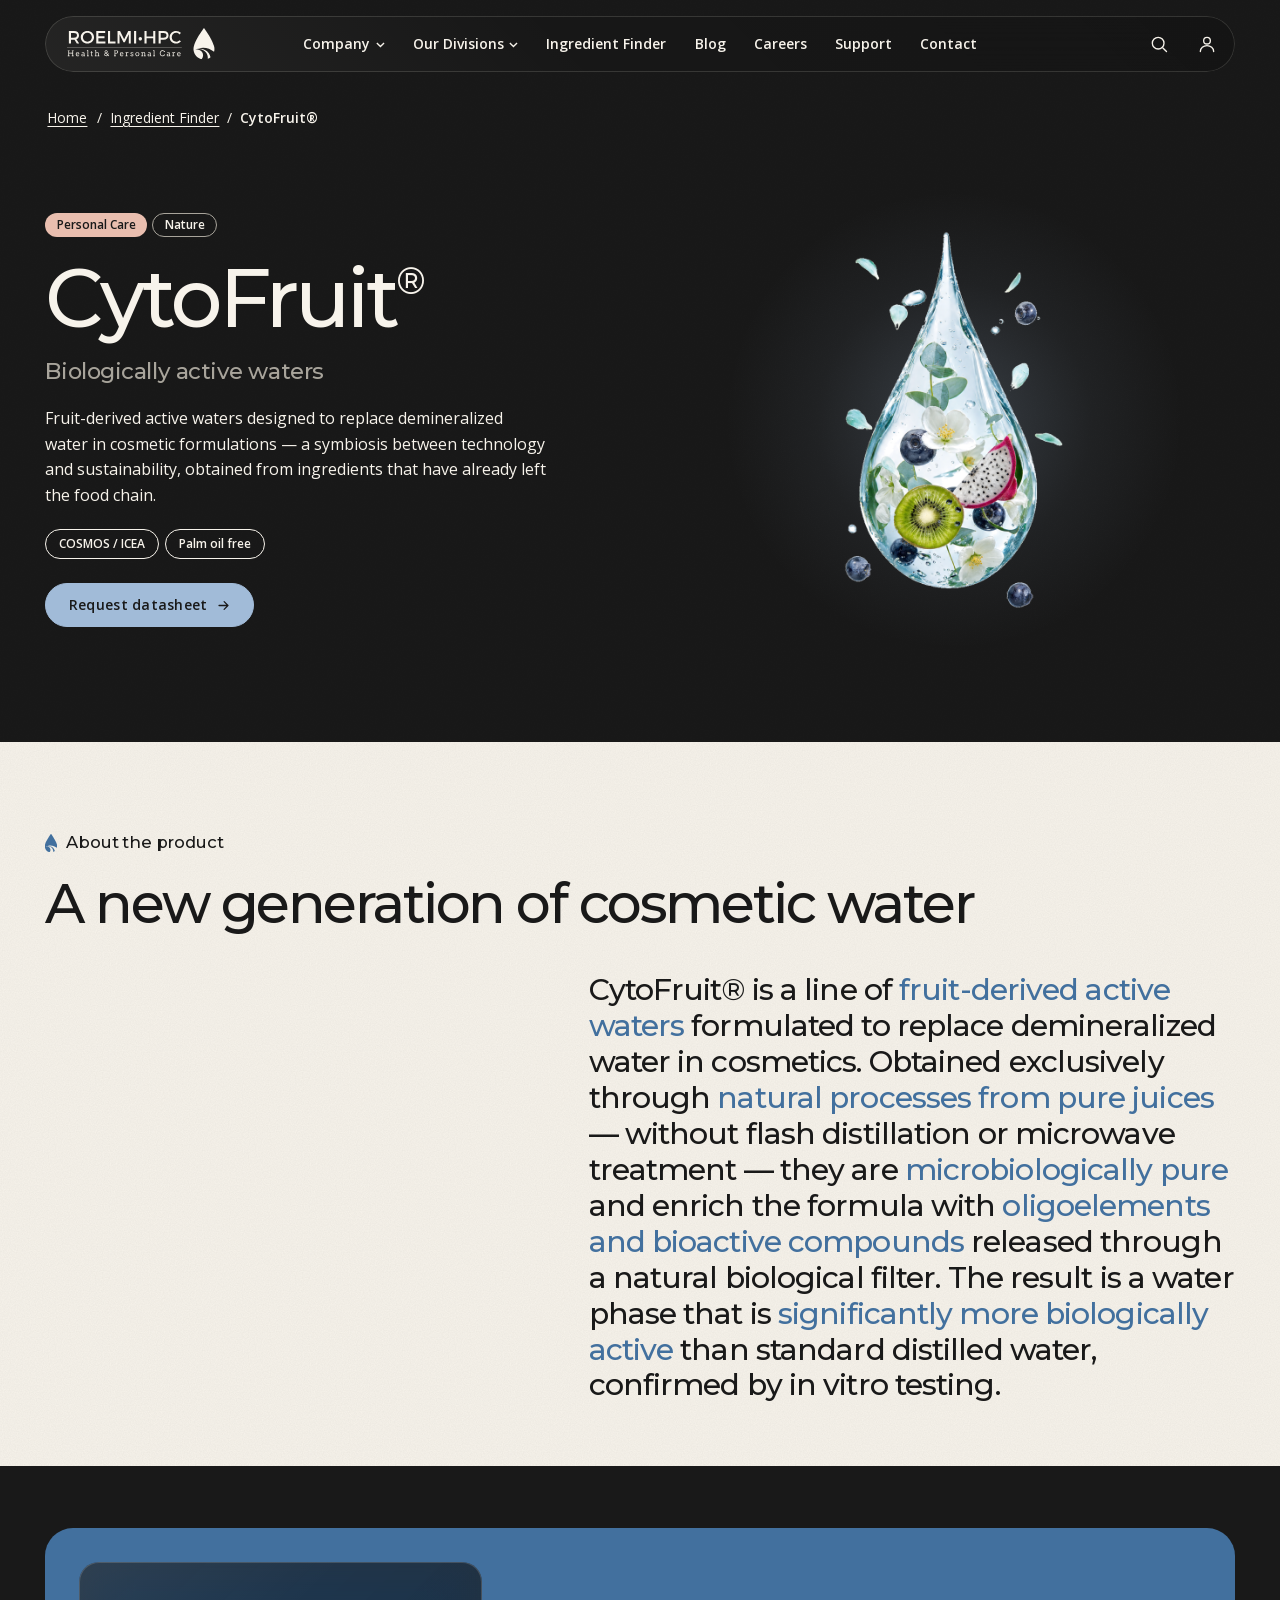
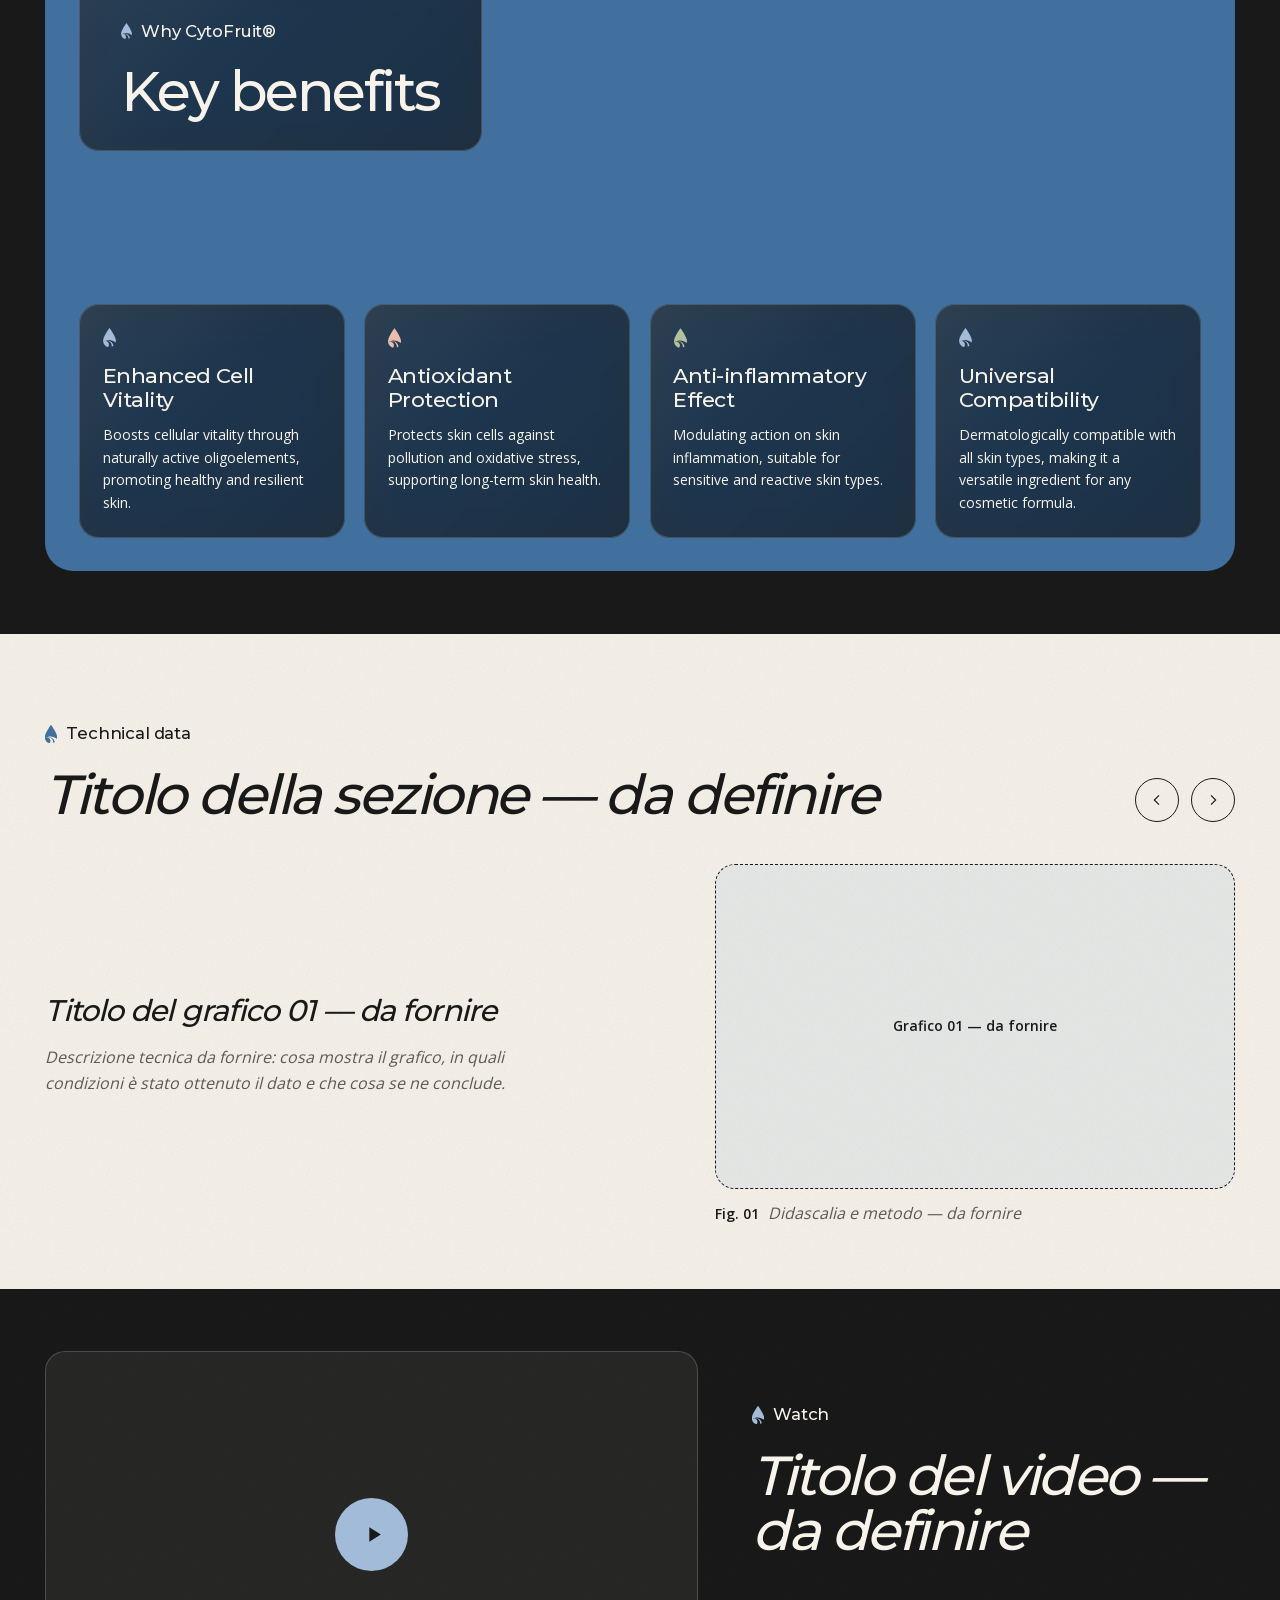
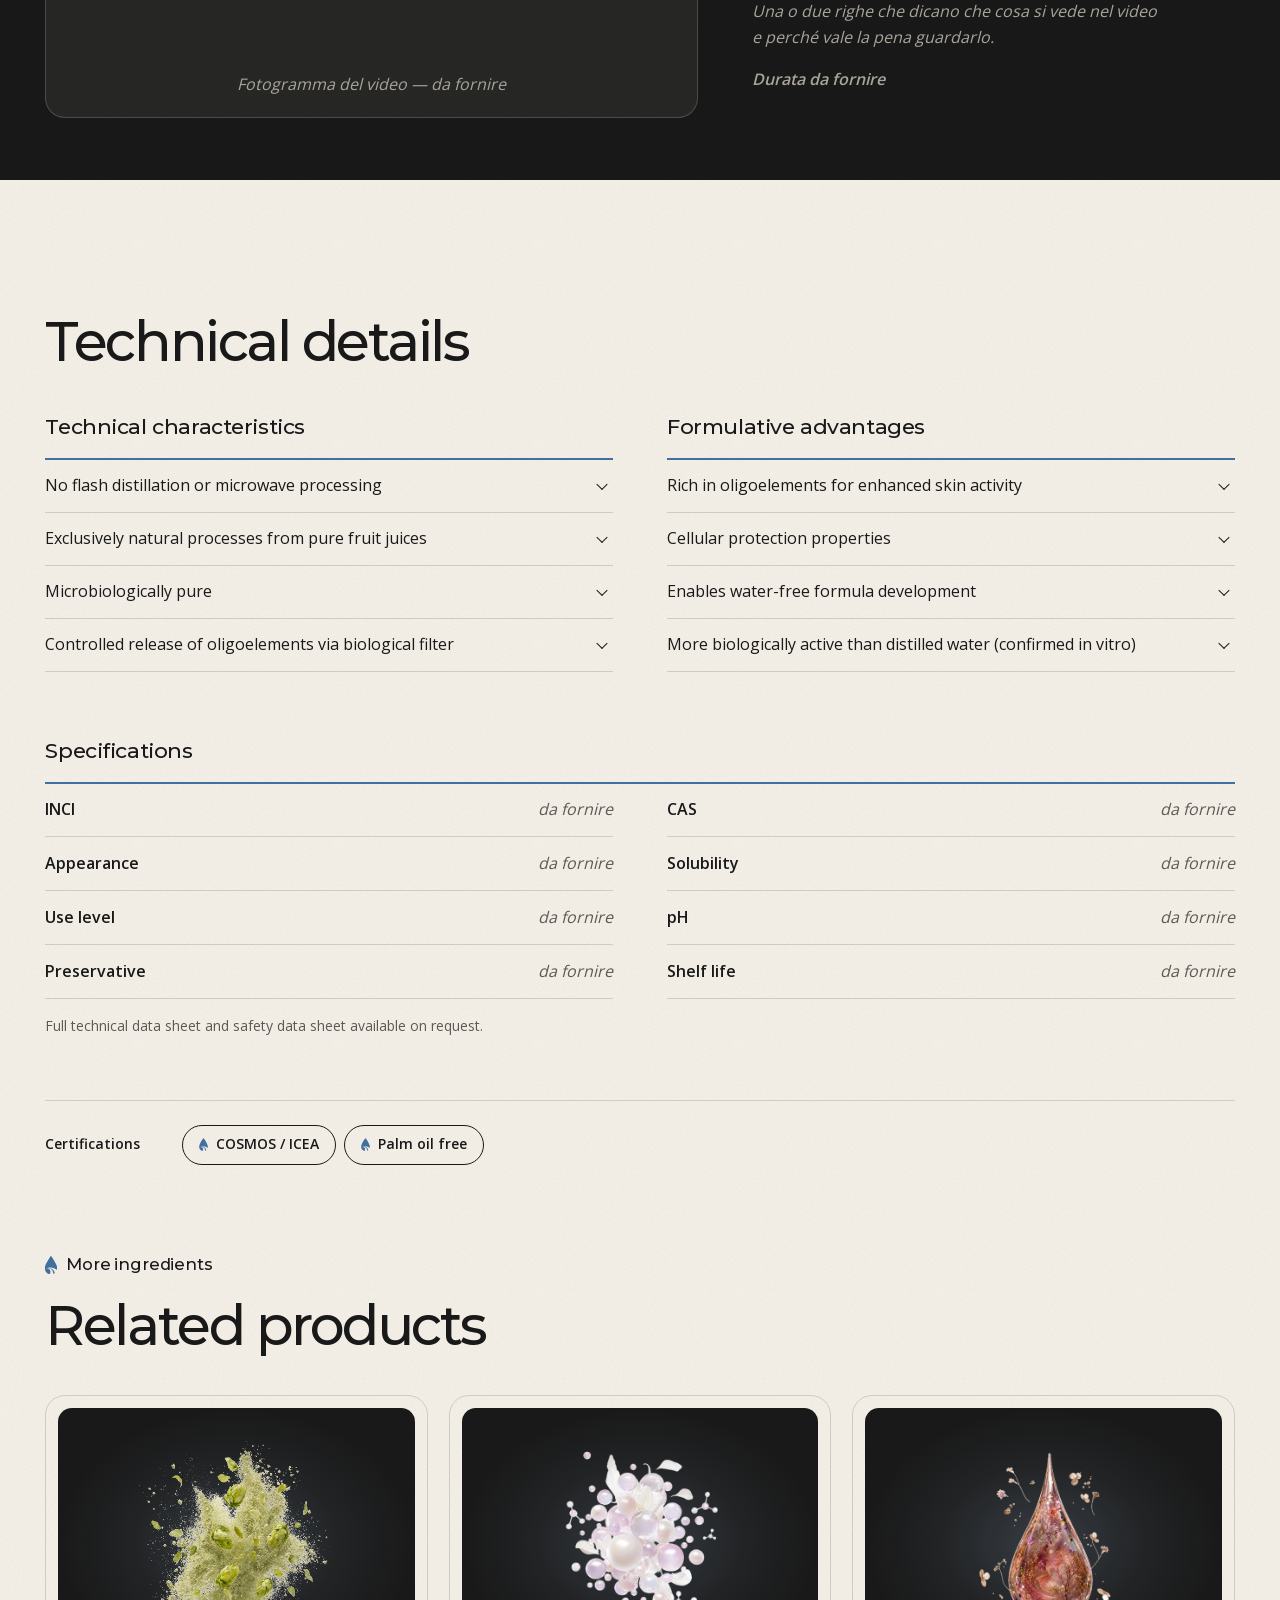
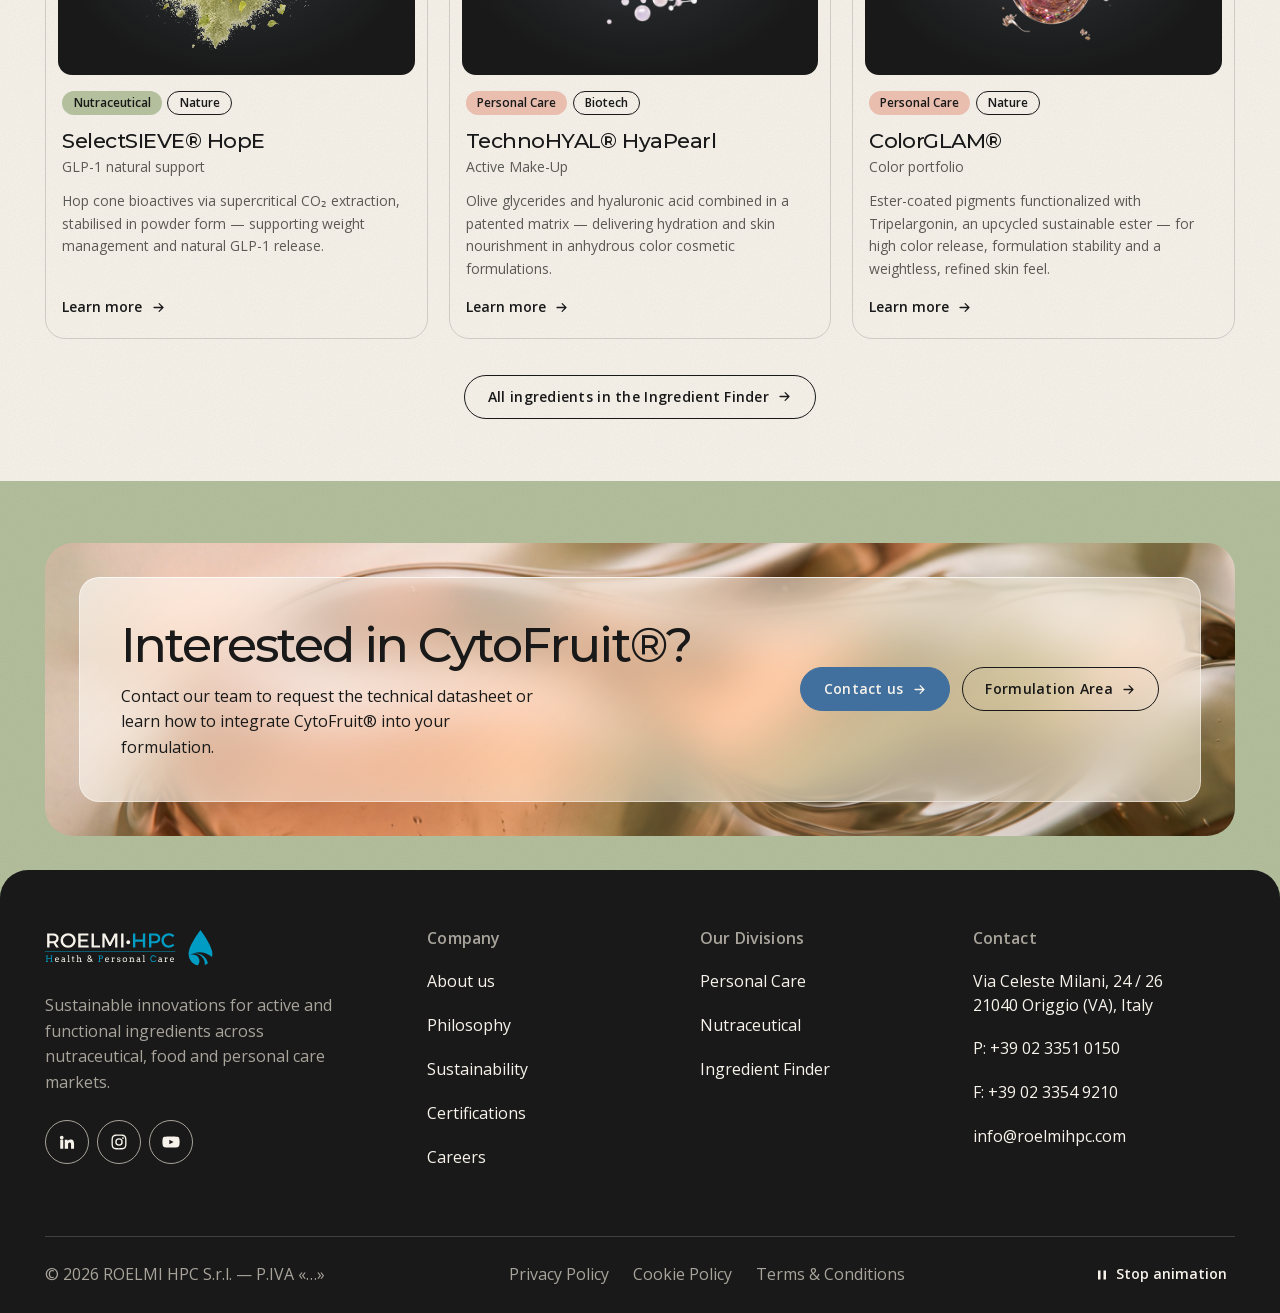
<file: cytofruit.html>
<!DOCTYPE html>
<html lang="en" class="no-js">
<head>
  <meta charset="UTF-8">
  <meta name="viewport" content="width=device-width, initial-scale=1">
  <title>CytoFruit® — Biologically active waters | ROELMI HPC</title>
  <meta name="description" content="Fruit-derived active waters designed to replace demineralized water in cosmetic formulations — a symbiosis between technology and sustainability, obtained from ingredients that have already left the food chain.">
  <meta name="theme-color" content="#191919">
  <link rel="icon" href="images/favicon.svg" type="image/svg+xml">

  <meta property="og:type" content="product">
  <meta property="og:site_name" content="ROELMI HPC">
  <meta property="og:title" content="CytoFruit® — Biologically active waters">
  <meta property="og:description" content="Fruit-derived active waters designed to replace demineralized water in cosmetic formulations — a symbiosis between technology and sustainability, obtained from ingredients that have already left the food chain.">
  <meta property="og:image" content="images/portfolio/texture-2.jpg">
  <meta name="twitter:card" content="summary_large_image">

  <script>document.documentElement.classList.replace('no-js', 'js');</script>

  <!-- Font serviti dal sito (GDPR) -->
  <link rel="preload" as="font" type="font/woff2" href="fonts/montserrat-latin.woff2" crossorigin>
  <link rel="preload" as="font" type="font/woff2" href="fonts/opensans-latin.woff2" crossorigin>

  <!-- CSS (finder.css: le schede dei prodotti correlati sono le stesse del Finder) -->
  <link rel="stylesheet" href="css/fonts.css">
  <link rel="stylesheet" href="css/reset.css">
  <link rel="stylesheet" href="css/base.css">
  <link rel="stylesheet" href="css/header.css">
  <link rel="stylesheet" href="css/finder.css">
  <link rel="stylesheet" href="css/product.css">
  <link rel="stylesheet" href="css/footer.css">
</head>
<body>

  <!-- MODELLO DI PAGINA PRODOTTO — per un altro prodotto cambiano solo i contenuti -->

  <svg width="0" height="0" style="position:absolute" aria-hidden="true" focusable="false">
    <symbol id="logo-roelmi" viewBox="0 0 256 54">
      <path d="M12.0334 17.0172C15.3679 17.0172 17.286 15.5943 17.286 12.6599C17.286 9.81631 15.3679 8.45615 12.0334 8.45615L6.90418 8.45615L6.90418 17.0172L12.0334 17.0172ZM13.0217 20.263C12.7103 20.2932 12.3729 20.2932 12.0334 20.2932L6.90418 20.2932L6.90418 26.813L3.25401 26.813L3.25401 5.18224L12.0334 5.18224C17.5649 5.18224 20.748 7.87013 20.748 12.5648C20.748 16.0268 19.1413 18.4682 16.2675 19.5818L21.1178 26.813L16.9767 26.813L13.0217 20.263Z"/>
      <path d="M27.5157 15.9972C27.5157 20.2939 31.0729 23.6954 35.3026 23.6954C39.5388 23.6954 43.0008 20.2939 43.0008 15.9972C43.0008 11.7026 39.5388 8.36382 35.3026 8.36382C31.0383 8.36382 27.5157 11.7026 27.5157 15.9972M46.7397 15.9972C46.7397 22.1752 41.7337 26.9671 35.2723 26.9671C28.8132 26.9671 23.8072 22.1752 23.8072 15.9972C23.8072 9.78669 28.8132 5.08558 35.2723 5.08558C41.7337 5.08558 46.7397 9.81696 46.7397 15.9972"/>
      <path d="M54.2809 8.45615L54.2809 14.2969L64.8487 14.2969L64.8487 17.5751L54.2809 17.5751L54.2809 23.539L66.4553 23.539L66.4553 26.813L50.6351 26.813L50.6351 5.18008L66.0856 5.18008L66.0856 8.45615L54.2809 8.45615Z"/>
      <path d="M83.9182 23.5064L83.9182 26.8127L70.9069 26.8127L70.9069 5.1777L74.5549 5.1777L74.5549 23.5064L83.9182 23.5064Z"/>
      <path d="M106.911 26.8134L106.881 10.6493L100.052 24.558L97.6708 24.558L90.8418 10.6493L90.8418 26.8134L87.4122 26.8134L87.4122 5.17835L91.7349 5.17835L98.8774 19.552L105.983 5.17835L110.28 5.17835L110.28 26.8134L106.911 26.8134Z"/>
      <path d="M115.997 26.8162L119.642 26.8162L119.642 5.18333L115.997 5.18333L115.997 26.8162Z"/>
      <path d="M129.75 18.5313C129.75 20.2915 128.513 21.6236 126.814 21.6236C125.146 21.6236 123.91 20.2915 123.91 18.5313C123.91 16.7711 125.146 15.5018 126.814 15.5018C128.513 15.5018 129.75 16.7711 129.75 18.5313"/>
      <path fill="#009CC4" style="fill: var(--logo-accent, #009CC4)" d="M197.061 8.42653L194.929 11.0841C193.352 9.38232 191.097 8.33354 188.902 8.33354C184.575 8.33354 181.174 11.6723 181.174 15.9345C181.174 20.2009 184.575 23.5678 188.902 23.5678C191.064 23.5678 193.292 22.5796 194.929 21.001L197.091 23.4143C194.898 25.5767 191.776 26.9671 188.718 26.9671C182.382 26.9671 177.469 22.1752 177.469 15.9669C177.469 9.81696 182.443 5.08558 188.841 5.08558C191.899 5.08558 194.959 6.35709 197.061 8.42653ZM149.128 26.8134L149.128 17.8523L137.662 17.8523L137.662 26.8134L134.017 26.8134L134.017 5.17835L137.662 5.17835L137.662 14.5762L149.128 14.5762L149.128 5.17835L152.773 5.17835L152.773 26.8134L149.128 26.8134ZM167.083 20.2932C172.522 20.2932 175.642 17.4497 175.642 12.5648C175.642 7.87013 172.522 5.18224 167.083 5.18224L158.462 5.18224L158.462 26.813L162.107 26.813L162.107 20.2932L167.083 20.2932ZM172.154 12.6599C172.154 15.5943 170.266 17.0172 166.928 17.0172L162.107 17.0172L162.107 8.45615L166.928 8.45615C170.266 8.45615 172.154 9.81631 172.154 12.6599Z"/>
      <path fill="#009CC4" style="fill: var(--logo-accent, #009CC4)" d="M167.99 41.4119C167.698 40.9145 167.311 40.5275 166.826 40.242C166.346 39.9587 165.81 39.816 165.217 39.816C164.709 39.816 164.249 39.9241 163.829 40.1361C163.412 40.3501 163.053 40.6377 162.754 40.9967C162.454 41.3557 162.223 41.773 162.058 42.2444C161.894 42.718 161.809 43.2175 161.809 43.7387C161.809 44.3571 161.902 44.9064 162.086 45.3864C162.268 45.86 162.506 46.2579 162.8 46.5758C163.094 46.8893 163.442 47.1531 163.851 47.365C164.253 47.5791 164.709 47.6808 165.217 47.6808C165.905 47.6808 166.504 47.5164 167.012 47.1812C167.525 46.8525 167.959 46.3011 168.323 45.5378L169.473 46.0827C169.307 46.5498 169.025 47.0061 168.628 47.4451C168.232 47.8797 167.743 48.2343 167.164 48.5025C166.582 48.7728 165.935 48.9047 165.23 48.9047C164.554 48.9047 163.933 48.7771 163.364 48.5241C162.798 48.2689 162.296 47.9056 161.851 47.4321C161.409 46.965 161.07 46.4071 160.839 45.7605C160.605 45.1161 160.488 44.4414 160.488 43.7387C160.488 43.0337 160.605 42.3655 160.839 41.7384C161.07 41.1092 161.399 40.5642 161.818 40.1015C162.238 39.6387 162.739 39.2711 163.323 39.0008C163.905 38.7348 164.536 38.5986 165.217 38.5986C165.821 38.5986 166.346 38.6851 166.785 38.8559C167.226 39.0289 167.598 39.2343 167.908 39.4722C168.215 39.7101 168.478 39.9717 168.701 40.2463L169.395 40.2463L169.395 41.4119L167.99 41.4119ZM8.31148 38.7975L11.527 38.7975L11.527 39.9241L10.5885 39.9241L10.5885 47.5834L11.527 47.5834L11.527 48.7101L8.31148 48.7101L8.31148 47.5834L9.30404 47.5834L9.30404 44.0219L3.56929 44.0219L3.56929 47.5834L4.56401 47.5834L4.56401 48.7101L1.34632 48.7101L1.34632 47.5834L2.28914 47.5834L2.28914 39.9241L1.34632 39.9241L1.34632 38.7975L4.56401 38.7975L4.56401 39.9241L3.56929 39.9241L3.56929 42.9234L9.30404 42.9234L9.30404 39.9241L8.31148 39.9241L8.31148 38.7975ZM86.5788 38.9694C86.2026 38.8548 85.7982 38.7986 85.3506 38.7986L81.3436 38.7986L81.3436 39.9274L82.2843 39.9274L82.2843 47.5845L81.3436 47.5845L81.3436 48.709L84.5591 48.709L84.5591 47.5845L83.5666 47.5845L83.5666 44.1182L85.3268 44.1182C85.7895 44.1182 86.2069 44.049 86.5853 43.9084C86.9594 43.77 87.2838 43.5797 87.5541 43.3419C87.8244 43.1018 88.0341 42.8229 88.1812 42.5007C88.3304 42.1785 88.4039 41.8411 88.4039 41.4778C88.4039 41.041 88.3304 40.6561 88.179 40.321C88.0276 39.9836 87.8179 39.7047 87.5454 39.4798C87.273 39.2527 86.9508 39.0862 86.5788 38.9694ZM85.3506 43.0456L83.5666 43.0456L83.5666 39.9274L85.1884 39.9274C85.8371 39.9274 86.3107 40.0615 86.6091 40.3339C86.9032 40.6086 87.0524 40.9891 87.0524 41.4778C87.0524 41.7352 87.007 41.9601 86.9248 42.1568C86.8405 42.3536 86.7215 42.5158 86.5702 42.6477C86.4231 42.7796 86.2415 42.8748 86.0361 42.9461C85.8285 43.011 85.5993 43.0456 85.3506 43.0456Z"/>
      <path d="M18.3148 42.7781C18.0316 42.7781 17.7829 42.8192 17.5731 42.8992C17.3634 42.9814 17.1839 43.0938 17.0325 43.2452C16.8855 43.3966 16.7644 43.5804 16.6779 43.7966C16.5871 44.015 16.5222 44.2637 16.4768 44.5297L19.9907 44.5297C19.9734 44.2767 19.9302 44.0431 19.8675 43.8334C19.8026 43.6171 19.7096 43.4333 19.5755 43.2755C19.4458 43.1176 19.2793 42.9965 19.0717 42.91C18.8706 42.8214 18.6154 42.7781 18.3148 42.7781L18.3148 42.7781ZM16.4119 45.479C16.4119 45.6714 16.4249 45.8444 16.453 46.0044C16.4833 46.1623 16.5222 46.318 16.5763 46.4607C16.7384 46.8954 16.9958 47.2241 17.3504 47.4446C17.705 47.6652 18.1073 47.7776 18.557 47.7776C18.9095 47.7776 19.2512 47.7257 19.5885 47.6263C19.9215 47.529 20.2697 47.3776 20.6351 47.1657L21.1282 47.996C20.6805 48.3031 20.2372 48.5302 19.7853 48.6772C19.3355 48.8242 18.8706 48.8999 18.3862 48.8999C17.9299 48.8999 17.5039 48.8242 17.1169 48.6707C16.7255 48.5172 16.3903 48.2901 16.107 47.9896C15.8259 47.689 15.6053 47.3149 15.4475 46.8673C15.2875 46.4175 15.2096 45.892 15.2096 45.2952C15.2096 44.8108 15.2766 44.3545 15.4107 43.9264C15.5448 43.496 15.7502 43.1198 16.0184 42.7997C16.2843 42.4819 16.6173 42.2267 17.0131 42.0407C17.411 41.8504 17.8737 41.7575 18.3992 41.7575C18.9095 41.7575 19.3355 41.8353 19.6772 41.9888C20.021 42.1445 20.3 42.35 20.5162 42.6051C20.7324 42.8603 20.8946 43.1522 21.0049 43.4787C21.1152 43.8074 21.1952 44.1404 21.2406 44.4778C21.2579 44.6421 21.273 44.8108 21.2795 44.9838C21.2882 45.1525 21.2903 45.3168 21.2903 45.479L16.4119 45.479Z"/>
      <path d="M27.4217 47.878C27.5839 47.878 27.7439 47.8607 27.9061 47.8196C28.0682 47.7807 28.2218 47.7288 28.3623 47.6596C28.505 47.5925 28.6413 47.5125 28.7624 47.426C28.8835 47.3352 28.9873 47.2422 29.0716 47.1449L29.0759 45.6182L27.666 45.6182C27.4282 45.6182 27.2141 45.642 27.0195 45.6961C26.8248 45.748 26.6583 45.8215 26.5156 45.9253C26.3751 46.0248 26.2648 46.148 26.1848 46.2972C26.1069 46.4443 26.068 46.6151 26.068 46.8076C26.068 46.9871 26.1004 47.1406 26.1653 47.2768C26.2323 47.4066 26.3232 47.519 26.4421 47.6077C26.5632 47.6963 26.7059 47.7634 26.8724 47.8109C27.0368 47.8585 27.2206 47.878 27.4217 47.878L27.4217 47.878ZM29.0716 48.0812C28.8121 48.3213 28.5267 48.518 28.2174 48.6716C27.9061 48.8229 27.5493 48.9008 27.1535 48.9008C26.8227 48.9008 26.5178 48.8446 26.2432 48.7429C25.9664 48.637 25.7242 48.4943 25.5274 48.3148C25.3263 48.131 25.1684 47.9234 25.0581 47.6833C24.9479 47.4433 24.8916 47.1882 24.8916 46.9179C24.8916 46.6303 24.9327 46.3751 25.0192 46.1524C25.1036 45.9318 25.2182 45.7393 25.3587 45.5728C25.4993 45.4106 25.6658 45.2723 25.8561 45.1598C26.0464 45.0495 26.2432 44.9587 26.4529 44.8938C26.6583 44.8246 26.8703 44.7792 27.0865 44.7511C27.2984 44.723 27.506 44.7079 27.7049 44.7079C28.0163 44.7079 28.2802 44.7165 28.4942 44.7381C28.7083 44.7576 28.9029 44.7814 29.0759 44.8181L29.0824 44.2624C29.0824 44.0245 29.05 43.8148 28.9786 43.6396C28.9073 43.4623 28.8099 43.3153 28.6824 43.2006C28.5569 43.086 28.4077 42.9995 28.2304 42.9433C28.0531 42.8849 27.8585 42.859 27.6379 42.859C27.4303 42.859 27.2357 42.8741 27.0497 42.9001C26.8594 42.9303 26.6864 42.9671 26.5243 43.0104C26.3599 43.0579 26.2086 43.1098 26.0702 43.166C25.9339 43.2288 25.8193 43.2871 25.722 43.352L25.322 42.5108C25.482 42.4049 25.6636 42.3097 25.8518 42.2189C26.0442 42.1281 26.2453 42.0546 26.4572 41.9897C26.667 41.927 26.8832 41.8772 27.106 41.8405C27.3265 41.8037 27.5428 41.7864 27.7547 41.7864C28.1482 41.7864 28.5007 41.8297 28.8164 41.927C29.1278 42.02 29.396 42.1627 29.6122 42.3595C29.8306 42.5584 29.9993 42.8071 30.116 43.1098C30.235 43.4147 30.2934 43.7759 30.2934 44.1975L30.2869 47.5839L31.0372 47.5839L31.0372 48.7083L29.0716 48.7083L29.0716 48.0812Z"/>
      <path d="M34.5012 38.5337L36.7004 38.5337L36.7004 47.5856L37.7167 47.5856L37.7167 48.7079L34.5012 48.7079L34.5012 47.5856L35.483 47.5856L35.483 39.6603L34.5012 39.6603L34.5012 38.5337Z"/>
      <path d="M43.0136 41.9335L44.6008 41.9335L44.6008 42.9217L43.0006 42.9217L42.9812 46.8335C42.9812 47.0995 43.0136 47.3157 43.0742 47.4801C43.1347 47.6466 43.2342 47.759 43.3682 47.8239C43.5023 47.8866 43.6537 47.9212 43.8245 47.9212C44.0062 47.9212 44.1705 47.9018 44.3089 47.8693C44.4494 47.8347 44.5987 47.7807 44.7652 47.7028L45.0463 48.5202C44.8365 48.6283 44.6181 48.717 44.3889 48.7775C44.1554 48.8402 43.8851 48.8748 43.5693 48.8748C43.2709 48.8748 43.0136 48.8338 42.793 48.7624C42.5746 48.691 42.3887 48.5699 42.2395 48.4034C42.0881 48.2326 41.9756 48.0056 41.9021 47.7179C41.8264 47.4325 41.7918 47.0757 41.7918 46.6497L41.8113 42.9217L40.7301 42.9217L40.7301 41.9335L41.8243 41.9335L41.8243 40.3138L43.0136 39.7516L43.0136 41.9335Z"/>
      <path d="M48.2687 38.5337L50.4138 38.5337L50.4138 42.6812L50.4549 42.6812C50.5739 42.558 50.7166 42.4455 50.8766 42.3396C51.0345 42.2315 51.2031 42.1385 51.3761 42.0606C51.5491 41.9828 51.7308 41.9179 51.9167 41.8768C52.1027 41.8336 52.3016 41.8119 52.5049 41.8119C52.8682 41.8119 53.1969 41.8617 53.4888 41.9612C53.7786 42.0628 54.0294 42.2163 54.2327 42.4174C54.4381 42.625 54.596 42.8867 54.7084 43.2067C54.8187 43.5289 54.8728 43.9052 54.8728 44.3441L54.8728 47.5856L55.8934 47.5856L55.8934 48.7079L52.6779 48.7079L52.6779 47.5856L53.6056 47.5856L53.6056 44.4933C53.6056 43.9744 53.4737 43.5786 53.212 43.3127C52.9482 43.0424 52.5698 42.9083 52.0767 42.9083C51.7935 42.9083 51.5123 42.9775 51.2247 43.1072C50.9393 43.2435 50.6647 43.4078 50.4138 43.6111L50.4138 47.5856L51.3956 47.5856L51.3956 48.7079L48.1779 48.7079L48.1779 47.5856L49.2007 47.5856L49.2007 39.6603L48.2687 39.6603L48.2687 38.5337Z"/>
      <path d="M68.7198 42.0012C68.8344 41.8757 68.9296 41.7395 69.0074 41.5773C69.0853 41.4195 69.1242 41.253 69.1242 41.0778C69.1242 40.894 69.0853 40.7167 69.0053 40.5502C68.9252 40.3793 68.815 40.2301 68.6809 40.0961C68.5447 39.9685 68.3868 39.8625 68.2073 39.789C68.0257 39.709 67.8332 39.6722 67.6364 39.6722C67.4159 39.6722 67.2191 39.709 67.0418 39.7825C66.8666 39.8539 66.7131 39.9533 66.5877 40.0766C66.4622 40.2042 66.3628 40.3512 66.2936 40.5199C66.2244 40.6886 66.1876 40.868 66.1876 41.0627C66.1876 41.2486 66.233 41.4411 66.3239 41.6422C66.4147 41.8476 66.5747 42.0595 66.8104 42.2823L67.3921 42.8229C67.6516 42.7126 67.8916 42.5872 68.1187 42.4574C68.3457 42.3277 68.5447 42.1741 68.7198 42.0012L68.7198 42.0012ZM66.6871 44.356C66.5358 44.4144 66.4039 44.4987 66.2849 44.6069C66.1638 44.7128 66.06 44.8361 65.9714 44.9723C65.8849 45.1107 65.82 45.2599 65.7703 45.4178C65.7227 45.5756 65.6989 45.7378 65.6989 45.8978C65.6989 46.1508 65.7465 46.3844 65.846 46.6006C65.9454 46.819 66.0795 47.0028 66.2503 47.1607C66.4233 47.3186 66.6266 47.4418 66.858 47.5305C67.0937 47.6191 67.3424 47.6645 67.6083 47.6645C67.8332 47.6645 68.0473 47.6321 68.2484 47.5759C68.4495 47.5197 68.6355 47.4418 68.8106 47.3402C68.9836 47.2385 69.1458 47.1131 69.2907 46.9747C69.4377 46.832 69.5761 46.6785 69.7016 46.512L67.2148 44.1117L66.6871 44.356ZM72.0175 48.7479L70.4714 47.2558C70.2876 47.4829 70.093 47.6905 69.8767 47.8808C69.6626 48.0667 69.4356 48.2289 69.1934 48.3652C68.9512 48.5057 68.696 48.6117 68.4214 48.6895C68.1489 48.763 67.8613 48.8041 67.5543 48.8041C67.1348 48.8041 66.7369 48.7263 66.3693 48.5771C66.0017 48.43 65.6816 48.2289 65.407 47.9716C65.1345 47.7121 64.9204 47.4094 64.7647 47.0569C64.6069 46.7066 64.529 46.3282 64.529 45.9238C64.529 45.6578 64.5701 45.3983 64.6501 45.1475C64.728 44.8988 64.8404 44.6631 64.981 44.4447C65.1259 44.2284 65.2902 44.0295 65.4783 43.8543C65.6686 43.6835 65.9671 43.4911 66.3649 43.29L65.9325 42.8704C65.8222 42.7667 65.7097 42.6456 65.6038 42.5093C65.4978 42.3753 65.4048 42.2282 65.3227 42.0725C65.2426 41.9168 65.1756 41.7525 65.1259 41.5838C65.0761 41.413 65.0502 41.2421 65.0502 41.0778C65.0502 40.7296 65.1194 40.4074 65.2535 40.1047C65.3897 39.8041 65.5713 39.5403 65.807 39.3197C66.0384 39.0949 66.3152 38.9219 66.6266 38.7943C66.9423 38.6645 67.2775 38.6018 67.6364 38.6018C68.0149 38.6018 68.3652 38.6667 68.6895 38.8029C69.0139 38.937 69.2929 39.1208 69.5307 39.3457C69.7686 39.5706 69.9502 39.8344 70.0865 40.1371C70.2205 40.4356 70.2876 40.7513 70.2876 41.0778C70.2876 41.3395 70.2638 41.5687 70.2119 41.7698C70.1578 41.9666 70.0865 42.1439 69.987 42.3017C69.894 42.4574 69.7794 42.6001 69.6453 42.7299C69.5134 42.8575 69.3707 42.9764 69.2215 43.0845C69.0723 43.197 68.9144 43.2964 68.7587 43.3829C68.6031 43.4716 68.4409 43.5603 68.2744 43.6403L70.2746 45.5043C70.4173 45.1864 70.5276 44.8707 70.6119 44.5636C70.6984 44.2501 70.7655 43.9668 70.813 43.7116L72.0413 43.7116C71.9678 44.1225 71.8553 44.5506 71.7018 44.9896C71.5483 45.4308 71.3536 45.8611 71.1201 46.2827L72.9236 47.9586L72.0175 48.7479Z"/>
      <path d="M94.5772 42.7781C94.2918 42.7781 94.0452 42.8192 93.8333 42.8992C93.6236 42.9814 93.4419 43.0938 93.2949 43.2452C93.1435 43.3966 93.0267 43.5804 92.9381 43.7966C92.8473 44.015 92.7802 44.2637 92.7391 44.5297L96.2487 44.5297C96.2314 44.2767 96.1925 44.0431 96.1298 43.8334C96.0671 43.6171 95.9676 43.4333 95.8379 43.2755C95.706 43.1176 95.5416 42.9965 95.334 42.91C95.1286 42.8214 94.8778 42.7781 94.5772 42.7781L94.5772 42.7781ZM92.6743 45.479C92.6743 45.6714 92.6872 45.8444 92.7153 46.0044C92.7456 46.1623 92.7845 46.318 92.8343 46.4607C92.9986 46.8954 93.256 47.2241 93.6128 47.4446C93.9674 47.6652 94.3696 47.7776 94.8172 47.7776C95.1719 47.7776 95.5135 47.7257 95.8465 47.6263C96.1817 47.529 96.532 47.3776 96.8996 47.1657L97.3883 47.996C96.9429 48.3031 96.4953 48.5302 96.0498 48.6772C95.5979 48.8242 95.1329 48.8999 94.6486 48.8999C94.1901 48.8999 93.7663 48.8242 93.3749 48.6707C92.9857 48.5172 92.6483 48.2901 92.3694 47.9896C92.0882 47.689 91.8698 47.3149 91.7098 46.8673C91.5498 46.4175 91.4698 45.892 91.4698 45.2952C91.4698 44.8108 91.539 44.3545 91.6731 43.9264C91.8093 43.496 92.0104 43.1198 92.2764 42.7997C92.5467 42.4819 92.8775 42.2267 93.2733 42.0407C93.6711 41.8504 94.1361 41.7575 94.6615 41.7575C95.1719 41.7575 95.5979 41.8353 95.9395 41.9888C96.2833 42.1445 96.5623 42.35 96.7764 42.6051C96.9926 42.8603 97.157 43.1522 97.2673 43.4787C97.3797 43.8074 97.4554 44.1404 97.4986 44.4778C97.5202 44.6421 97.5354 44.8108 97.5419 44.9838C97.5484 45.1525 97.5527 45.3168 97.5527 45.479L92.6743 45.479Z"/>
      <path d="M106.221 43.3674L104.978 43.3674L104.978 42.95C104.833 42.95 104.688 42.976 104.537 43.0322C104.385 43.0841 104.245 43.1684 104.115 43.2809C103.983 43.3912 103.871 43.5317 103.771 43.7025C103.674 43.8734 103.603 44.0788 103.561 44.3145L103.561 47.5819L104.71 47.5819L104.71 48.7107L101.347 48.7107L101.347 47.5819L102.283 47.5819L102.29 43.056L101.347 43.056L101.347 41.9337L103.512 41.9337L103.512 42.87C103.594 42.7295 103.68 42.6019 103.78 42.4808C103.877 42.3597 103.983 42.2559 104.104 42.1672C104.225 42.0786 104.357 42.0072 104.504 41.9596C104.649 41.9077 104.807 41.8818 104.978 41.8818L105.618 41.8818C105.819 41.8818 106.02 41.8861 106.221 41.8948L106.221 43.3674Z"/>
      <path d="M113.552 43.285C113.468 43.1574 113.358 43.0514 113.221 42.9714C113.087 42.8914 112.936 42.8309 112.772 42.7941C112.607 42.7595 112.443 42.7379 112.287 42.7379C112.112 42.7379 111.952 42.7595 111.807 42.7984C111.66 42.8374 111.537 42.8936 111.429 42.9693C111.327 43.0428 111.243 43.1315 111.184 43.2396C111.124 43.3477 111.098 43.4645 111.098 43.5985C111.098 43.8234 111.167 44.0029 111.301 44.1348C111.44 44.2689 111.671 44.3943 111.993 44.5024L113.293 44.963C113.853 45.149 114.262 45.4042 114.515 45.7264C114.774 46.0507 114.904 46.4356 114.904 46.8854C114.904 47.186 114.843 47.4628 114.724 47.7115C114.603 47.9645 114.432 48.1785 114.212 48.3515C113.993 48.531 113.73 48.6651 113.418 48.7646C113.109 48.8619 112.765 48.9138 112.382 48.9138C111.857 48.9138 111.429 48.8273 111.098 48.6564C110.765 48.4856 110.51 48.265 110.332 47.9818L109.651 47.9818L109.651 46.8573L111.005 46.8573C111.005 47.0433 111.046 47.2055 111.124 47.3395C111.206 47.4736 111.314 47.5796 111.446 47.6617C111.578 47.7461 111.731 47.8088 111.896 47.8455C112.067 47.8866 112.237 47.9082 112.41 47.9082C112.581 47.9082 112.743 47.8866 112.904 47.8434C113.059 47.8023 113.198 47.7417 113.319 47.6596C113.438 47.5796 113.531 47.4822 113.602 47.3698C113.671 47.2552 113.706 47.1254 113.706 46.9827C113.706 46.7643 113.637 46.5784 113.492 46.427C113.353 46.2756 113.113 46.1372 112.772 46.0161L111.476 45.5317C110.949 45.3458 110.557 45.1057 110.302 44.816C110.047 44.5241 109.922 44.1608 109.922 43.7261C109.922 43.4385 109.976 43.1725 110.082 42.9282C110.185 42.686 110.341 42.4741 110.546 42.2968C110.748 42.1194 110.992 41.981 111.288 41.8837C111.578 41.7843 111.913 41.7324 112.287 41.7324C112.772 41.7324 113.176 41.7994 113.505 41.9335C113.831 42.0697 114.125 42.3011 114.387 42.6276L115.021 42.6276L115.021 43.7542L113.678 43.7542C113.678 43.5704 113.639 43.4147 113.552 43.285"/>
      <path d="M119.603 45.3207C119.603 45.7099 119.657 46.0602 119.768 46.3759C119.878 46.6873 120.032 46.9555 120.228 47.176C120.419 47.3966 120.646 47.5674 120.901 47.6885C121.156 47.8053 121.426 47.8659 121.714 47.8659C122.014 47.8659 122.293 47.8075 122.555 47.6907C122.812 47.5739 123.042 47.4031 123.23 47.1825C123.422 46.962 123.574 46.6982 123.682 46.3803C123.792 46.071 123.846 45.7164 123.846 45.3207C123.846 44.9142 123.792 44.5509 123.682 44.2308C123.574 43.9129 123.422 43.647 123.234 43.4329C123.044 43.2188 122.819 43.0566 122.557 42.9485C122.298 42.8382 122.014 42.7842 121.714 42.7842C121.426 42.7842 121.156 42.8382 120.901 42.9485C120.646 43.0566 120.419 43.2188 120.228 43.4329C120.032 43.647 119.878 43.9129 119.768 44.2308C119.657 44.5509 119.603 44.9142 119.603 45.3207M118.315 45.3207C118.317 44.7866 118.405 44.2979 118.572 43.8546C118.741 43.4178 118.974 43.0393 119.277 42.7236C119.575 42.4057 119.934 42.1614 120.347 41.9949C120.762 41.8241 121.219 41.7397 121.714 41.7397C122.216 41.7397 122.674 41.8241 123.093 41.9949C123.507 42.1614 123.865 42.4057 124.162 42.715C124.456 43.0264 124.687 43.4026 124.856 43.8438C125.018 44.2849 125.1 44.7714 125.1 45.3099C125.1 45.8353 125.018 46.3219 124.856 46.763C124.687 47.2085 124.456 47.5869 124.162 47.9026C123.865 48.2227 123.507 48.4713 123.093 48.6465C122.674 48.826 122.216 48.9125 121.714 48.9125C121.204 48.9125 120.741 48.826 120.326 48.6487C119.915 48.4757 119.558 48.2313 119.264 47.9156C118.968 47.5977 118.736 47.2193 118.57 46.7825C118.405 46.3414 118.317 45.8526 118.315 45.3207"/>
      <path d="M133.018 47.5845L133.974 47.5845L133.974 44.4901C133.974 43.9711 133.842 43.5797 133.576 43.3094C133.312 43.0434 132.934 42.9094 132.445 42.9094C132.16 42.9094 131.874 42.9764 131.587 43.1126C131.299 43.2467 131.024 43.4154 130.769 43.6143L130.769 47.5845L131.723 47.5845L131.723 48.7111L128.559 48.7111L128.559 47.5845L129.502 47.5845L129.502 43.0586L128.559 43.0586L128.559 41.9363L130.715 41.9363L130.715 42.7321L130.73 42.7321C130.875 42.6045 131.029 42.4855 131.189 42.3753C131.355 42.2585 131.526 42.1612 131.706 42.079C131.883 41.9947 132.071 41.9298 132.263 41.8844C132.458 41.8346 132.661 41.813 132.875 41.813C133.239 41.813 133.565 41.8606 133.857 41.9579C134.147 42.0617 134.393 42.2152 134.601 42.4185C134.806 42.6239 134.964 42.8877 135.077 43.2056C135.187 43.5278 135.241 43.9062 135.241 44.3409L135.241 47.5845L136.184 47.5845L136.184 48.7111L133.018 48.7111L133.018 47.5845Z"/>
      <path d="M141.969 47.878C142.131 47.878 142.291 47.8607 142.453 47.8196C142.615 47.7807 142.769 47.7288 142.909 47.6596C143.052 47.5925 143.188 47.5125 143.31 47.426C143.431 47.3352 143.534 47.2422 143.619 47.1449L143.623 45.6182L142.213 45.6182C141.975 45.6182 141.761 45.642 141.567 45.6961C141.372 45.748 141.205 45.8215 141.063 45.9253C140.922 46.0248 140.81 46.148 140.732 46.2972C140.654 46.4443 140.615 46.6151 140.615 46.8076C140.615 46.9871 140.648 47.1406 140.712 47.2768C140.779 47.4066 140.87 47.519 140.989 47.6077C141.11 47.6963 141.253 47.7634 141.42 47.8109C141.584 47.8585 141.768 47.878 141.969 47.878L141.969 47.878ZM143.619 48.0812C143.359 48.3213 143.074 48.518 142.765 48.6716C142.453 48.8229 142.096 48.9008 141.701 48.9008C141.37 48.9008 141.065 48.8446 140.79 48.7429C140.514 48.637 140.271 48.4943 140.075 48.3148C139.873 48.131 139.716 47.9234 139.605 47.6833C139.495 47.4433 139.439 47.1882 139.439 46.9179C139.439 46.6303 139.48 46.3751 139.566 46.1524C139.651 45.9318 139.765 45.7393 139.906 45.5728C140.046 45.4106 140.213 45.2723 140.405 45.1598C140.594 45.0495 140.79 44.9587 141 44.8938C141.205 44.8246 141.417 44.7792 141.634 44.7511C141.846 44.723 142.053 44.7079 142.252 44.7079C142.563 44.7079 142.827 44.7165 143.041 44.7381C143.255 44.7576 143.45 44.7814 143.623 44.8181L143.63 44.2624C143.63 44.0245 143.597 43.8148 143.526 43.6396C143.454 43.4623 143.357 43.3153 143.23 43.2006C143.104 43.086 142.955 42.9995 142.778 42.9433C142.6 42.8849 142.406 42.859 142.185 42.859C141.977 42.859 141.783 42.8741 141.597 42.9001C141.407 42.9303 141.234 42.9671 141.071 43.0104C140.907 43.0579 140.756 43.1098 140.617 43.166C140.481 43.2288 140.366 43.2871 140.269 43.352L139.869 42.5108C140.029 42.4049 140.211 42.3097 140.399 42.2189C140.591 42.1281 140.792 42.0546 141.004 41.9897C141.214 41.927 141.43 41.8772 141.651 41.8405C141.874 41.8037 142.09 41.7864 142.302 41.7864C142.695 41.7864 143.048 41.8297 143.364 41.927C143.675 42.02 143.943 42.1627 144.159 42.3595C144.378 42.5584 144.546 42.8071 144.663 43.1098C144.78 43.4147 144.841 43.7759 144.841 44.1975L144.834 47.5839L145.584 47.5839L145.584 48.7083L143.619 48.7083L143.619 48.0812Z"/>
      <path d="M149.048 38.5337L151.248 38.5337L151.248 47.5856L152.264 47.5856L152.264 48.7079L149.048 48.7079L149.048 47.5856L150.03 47.5856L150.03 39.6603L149.048 39.6603L149.048 38.5337Z"/>
      <path d="M175.016 47.878C175.179 47.878 175.337 47.8607 175.499 47.8196C175.661 47.7807 175.814 47.7288 175.957 47.6596C176.102 47.5925 176.234 47.5125 176.355 47.426C176.478 47.3352 176.58 47.2422 176.664 47.1449L176.671 45.6182L175.259 45.6182C175.021 45.6182 174.809 45.642 174.612 45.6961C174.422 45.748 174.253 45.8215 174.113 45.9253C173.968 46.0248 173.86 46.148 173.78 46.2972C173.704 46.4443 173.663 46.6151 173.663 46.8076C173.663 46.9871 173.695 47.1406 173.76 47.2768C173.827 47.4066 173.92 47.519 174.039 47.6077C174.158 47.6963 174.301 47.7634 174.467 47.8109C174.634 47.8585 174.815 47.878 175.016 47.878L175.016 47.878ZM176.664 48.0812C176.407 48.3213 176.124 48.518 175.812 48.6716C175.499 48.8229 175.146 48.9008 174.748 48.9008C174.415 48.9008 174.113 48.8446 173.836 48.7429C173.559 48.637 173.321 48.4943 173.122 48.3148C172.919 48.131 172.763 47.9234 172.653 47.6833C172.541 47.4433 172.484 47.1882 172.484 46.9179C172.484 46.6303 172.528 46.3751 172.614 46.1524C172.698 45.9318 172.811 45.7393 172.954 45.5728C173.094 45.4106 173.263 45.2723 173.451 45.1598C173.641 45.0495 173.84 44.9587 174.046 44.8938C174.253 44.8246 174.463 44.7792 174.679 44.7511C174.895 44.723 175.101 44.7079 175.298 44.7079C175.611 44.7079 175.875 44.7165 176.089 44.7381C176.301 44.7576 176.498 44.7814 176.671 44.8181L176.677 44.2624C176.677 44.0245 176.643 43.8148 176.576 43.6396C176.502 43.4623 176.405 43.3153 176.277 43.2006C176.152 43.086 176 42.9995 175.825 42.9433C175.648 42.8849 175.451 42.859 175.233 42.859C175.027 42.859 174.831 42.8741 174.645 42.9001C174.454 42.9303 174.281 42.9671 174.117 43.0104C173.953 43.0579 173.801 43.1098 173.665 43.166C173.531 43.2288 173.412 43.2871 173.317 43.352L172.917 42.5108C173.079 42.4049 173.256 42.3097 173.449 42.2189C173.641 42.1281 173.84 42.0546 174.052 41.9897C174.266 41.927 174.478 41.8772 174.701 41.8405C174.921 41.8037 175.135 41.7864 175.349 41.7864C175.743 41.7864 176.096 41.8297 176.409 41.927C176.723 42.02 176.989 42.1627 177.205 42.3595C177.425 42.5584 177.592 42.8071 177.711 43.1098C177.83 43.4147 177.888 43.7759 177.888 44.1975L177.882 47.5839L178.632 47.5839L178.632 48.7083L176.664 48.7083L176.664 48.0812Z"/>
      <path d="M187.021 43.3674L185.777 43.3674L185.777 42.95C185.632 42.95 185.488 42.976 185.336 43.0322C185.185 43.0841 185.044 43.1684 184.915 43.2809C184.783 43.3912 184.67 43.5317 184.573 43.7025C184.473 43.8734 184.402 44.0788 184.361 44.3145L184.361 47.5819L185.509 47.5819L185.509 48.7107L182.147 48.7107L182.147 47.5819L183.083 47.5819L183.089 43.056L182.147 43.056L182.147 41.9337L184.313 41.9337L184.313 42.87C184.393 42.7295 184.48 42.6019 184.579 42.4808C184.677 42.3597 184.783 42.2559 184.904 42.1672C185.025 42.0786 185.157 42.0072 185.304 41.9596C185.451 41.9077 185.607 41.8818 185.777 41.8818L186.417 41.8818C186.619 41.8818 186.82 41.8861 187.021 41.8948L187.021 43.3674Z"/>
      <path d="M193.624 42.7781C193.339 42.7781 193.092 42.8192 192.878 42.8992C192.668 42.9814 192.489 43.0938 192.342 43.2452C192.19 43.3966 192.074 43.5804 191.985 43.7966C191.894 44.015 191.827 44.2637 191.786 44.5297L195.296 44.5297C195.278 44.2767 195.239 44.0431 195.177 43.8334C195.112 43.6171 195.015 43.4333 194.885 43.2755C194.753 43.1176 194.586 42.9965 194.381 42.91C194.176 42.8214 193.925 42.7781 193.624 42.7781L193.624 42.7781ZM191.719 45.479C191.719 45.6714 191.734 45.8444 191.762 46.0044C191.793 46.1623 191.831 46.318 191.881 46.4607C192.043 46.8954 192.303 47.2241 192.66 47.4446C193.014 47.6652 193.417 47.7776 193.866 47.7776C194.219 47.7776 194.56 47.7257 194.893 47.6263C195.226 47.529 195.579 47.3776 195.944 47.1657L196.435 47.996C195.99 48.3031 195.542 48.5302 195.095 48.6772C194.645 48.8242 194.18 48.8999 193.695 48.8999C193.237 48.8999 192.813 48.8242 192.422 48.6707C192.033 48.5172 191.695 48.2901 191.416 47.9896C191.135 47.689 190.915 47.3149 190.755 46.8673C190.597 46.4175 190.517 45.892 190.517 45.2952C190.517 44.8108 190.584 44.3545 190.72 43.9264C190.854 43.496 191.057 43.1198 191.323 42.7997C191.594 42.4819 191.924 42.2267 192.32 42.0407C192.72 41.8504 193.181 41.7575 193.708 41.7575C194.219 41.7575 194.645 41.8353 194.986 41.9888C195.33 42.1445 195.607 42.35 195.821 42.6051C196.037 42.8603 196.204 43.1522 196.314 43.4787C196.424 43.8074 196.5 44.1404 196.546 44.4778C196.567 44.6421 196.582 44.8108 196.589 44.9838C196.593 45.1525 196.6 45.3168 196.6 45.479L191.719 45.479Z"/>
      <path fill="#009CC4" style="fill: var(--logo-accent, #009CC4)" d="M198.208 33.4845L0.41086 33.4845C0.185968 33.4845 0 33.3028 0 33.0758C0 32.8465 0.185968 32.6627 0.41086 32.6627L198.208 32.6627C198.435 32.6627 198.618 32.8465 198.618 33.0758C198.618 33.3028 198.435 33.4845 198.208 33.4845"/>
      <path fill="#009CC4" style="fill: var(--logo-accent, #009CC4)" d="M219.592 39.0469L219.592 39.0469C219.413 39.1744 219.246 39.3085 219.08 39.4447C220.325 46.6456 225.814 52.3868 232.882 54C235.897 50.6007 236.325 45.4714 233.62 41.5769C230.452 37.0142 224.192 35.8746 219.625 39.0252C226.547 34.242 236.04 35.9632 240.844 42.8765C243.029 46.025 243.863 49.7033 243.478 53.2345C245.208 52.5598 246.808 51.6321 248.236 50.4947C247.749 48.1096 246.783 45.785 245.308 43.6636C239.666 35.5437 228.681 33.3381 220.377 38.5041C231.189 31.5173 245.148 32.9142 254.362 41.2806C254.809 39.7086 255.052 38.05 255.052 36.3373C255.052 34.3717 254.729 32.4861 254.148 30.7129C250.818 18.3914 236.928 0 236.928 0C236.928 0 223.039 18.3914 219.709 30.7129C219.134 32.4861 218.809 34.3717 218.809 36.3373C218.809 37.3883 218.905 38.4219 219.075 39.4253C219.246 39.2955 219.415 39.1701 219.592 39.0469"/>
    </symbol>
    <symbol id="logo-roelmi-drop" viewBox="218.5 0 37 54">
      <path fill="#009CC4" style="fill: var(--logo-accent, #009CC4)" d="M219.592 39.0469L219.592 39.0469C219.413 39.1744 219.246 39.3085 219.08 39.4447C220.325 46.6456 225.814 52.3868 232.882 54C235.897 50.6007 236.325 45.4714 233.62 41.5769C230.452 37.0142 224.192 35.8746 219.625 39.0252C226.547 34.242 236.04 35.9632 240.844 42.8765C243.029 46.025 243.863 49.7033 243.478 53.2345C245.208 52.5598 246.808 51.6321 248.236 50.4947C247.749 48.1096 246.783 45.785 245.308 43.6636C239.666 35.5437 228.681 33.3381 220.377 38.5041C231.189 31.5173 245.148 32.9142 254.362 41.2806C254.809 39.7086 255.052 38.05 255.052 36.3373C255.052 34.3717 254.729 32.4861 254.148 30.7129C250.818 18.3914 236.928 0 236.928 0C236.928 0 223.039 18.3914 219.709 30.7129C219.134 32.4861 218.809 34.3717 218.809 36.3373C218.809 37.3883 218.905 38.4219 219.075 39.4253C219.246 39.2955 219.415 39.1701 219.592 39.0469"/>
    </symbol>
  </svg>

  <a class="skip-link" href="#main">Skip to content</a>

  <!-- 0 · HEADER — identico alla home (logo → home) -->
  <header class="site-header" id="siteHeader">
    <div class="header-pill">

      <a class="header-logo" href="index.html" aria-label="ROELMI HPC — home">
        <span class="logo-full"><svg class="logo-svg" viewBox="0 0 256 54" aria-hidden="true" focusable="false"><use href="#logo-roelmi"/></svg></span>
        <span class="logo-drop"><svg class="logo-svg" viewBox="0 0 37 54" aria-hidden="true" focusable="false"><use href="#logo-roelmi-drop"/></svg></span>
      </a>
      <!-- Nel codice subito dopo il logo (ordine del Tab: logo → menu → voci);
           a schermo resta in fondo a destra grazie a "order" in header.css -->
      <button class="menu-toggle" type="button" aria-expanded="false" aria-controls="mainNav" aria-label="Open menu">
        <span class="menu-toggle__icon" aria-hidden="true"><span></span><span></span><span></span></span>
      </button>

      <nav class="main-nav" id="mainNav" aria-label="Main">
        <!-- Solo nel pannello (sotto i 1200px): ricerca qui e Account in fondo
             all'elenco, così la pillola resta goccia · menu -->
        <form class="panel-search pill-field" role="search" action="ingredient-finder.html" method="get">
          <label class="sr-only" for="panelSearch">Search ingredients</label>
          <input class="pill-input" id="panelSearch" name="q" type="search" placeholder="Search ingredients…" autocomplete="off">
          <button class="pill-submit" type="submit">Search</button>
        </form>
        <ul class="nav-list">
          <li class="nav-item">
            <button class="nav-link nav-trigger" type="button" aria-expanded="false" aria-controls="sub-company">
              Company
              <svg class="nav-chev" viewBox="0 0 10 10" aria-hidden="true" focusable="false"><path d="M1 3.25l4 4 4-4"/></svg>
            </button>
            <div class="subnav" id="sub-company">
              <ul>
                <li><a href="#">About us</a></li>
                <li><a href="#">Philosophy</a></li>
                <li><a href="#">Sustainability</a></li>
                <li><a href="#">NIP®</a></li>
                <li><a href="#">Certifications</a></li>
              </ul>
            </div>
          </li>
          <li class="nav-item">
            <button class="nav-link nav-trigger" type="button" aria-expanded="false" aria-controls="sub-divisions">
              Our Divisions
              <svg class="nav-chev" viewBox="0 0 10 10" aria-hidden="true" focusable="false"><path d="M1 3.25l4 4 4-4"/></svg>
            </button>
            <div class="subnav" id="sub-divisions">
              <ul>
                <li><a href="#">Personal Care</a></li>
                <li><a href="#">Nutraceutical</a></li>
              </ul>
            </div>
          </li>
          <li class="nav-item"><a class="nav-link" href="ingredient-finder.html">Ingredient Finder</a></li>
          <li class="nav-item"><a class="nav-link" href="#">Blog</a></li>
          <li class="nav-item"><a class="nav-link" href="#">Careers</a></li>
          <li class="nav-item"><a class="nav-link" href="#">Support</a></li>
          <li class="nav-item"><a class="nav-link" href="#">Contact</a></li>
          <li class="nav-item nav-item--panel-only"><a class="nav-link" href="#">Account</a></li>
        </ul>
      </nav>

      <!-- Ricerca e account, come in SITO 1 (stile di adesso). La ricerca si apre
           dentro la pillola e porta all'Ingredient Finder: js/header.js -->
      <div class="header-actions">
        <form class="header-search" role="search" action="ingredient-finder.html" method="get">
          <label class="sr-only" for="headerSearch">Search ingredients</label>
          <input class="header-search-field" id="headerSearch" name="q" type="search" placeholder="Search ingredients…" autocomplete="off" tabindex="-1">
          <button class="header-icon header-search-btn" type="button" aria-expanded="false" aria-controls="headerSearch" aria-label="Search ingredients">
            <svg viewBox="0 0 24 24" aria-hidden="true" focusable="false"><circle cx="11" cy="11" r="7"/><path d="M21 21l-4.3-4.3"/></svg>
          </button>
        </form>
        <a class="header-icon" href="#" aria-label="Account">
          <svg viewBox="0 0 24 24" aria-hidden="true" focusable="false"><circle cx="12" cy="8" r="4"/><path d="M4 21c0-4 3.6-7 8-7s8 3 8 7"/></svg>
        </a>
      </div>

    </div>
  </header>

  <main id="main" tabindex="-1">
    <span id="top"></span>

    <!-- ==================================================================
         1 · APERTURA (scuro) — struttura di SITO 1, palette nuova
         Testo a sinistra (percorso, mercato + tecnologia, nome, funzione,
         frase, certificazioni, CTA) · foto del prodotto a destra su alone
         Cerulean, che fluttua piano (ferma con Stop animation / reduced-motion)
         ================================================================== -->
    <section class="pd-hero section theme-dark grain" aria-labelledby="pd-title" data-force-field-host>
      <canvas class="section-field" aria-hidden="true" data-force-field='{"color":[0.259,0.439,0.62],"gridReveal":"both","gridOpacity":0.12,"gridRevealStrength":0.7,"gridRevealRadius":320,"gridFade":0.85,"lineWidth":0.022,"hoverGlow":0.18,"hoverRadius":420,"hoverCharge":0.45,"flashSpeed":0.3,"flashIntensity":0.05,"edgeGlow":0,"rippleSpeed":0.32,"rippleDuration":2.6,"rippleIntensity":0.06,"impactRadius":0.12,"refraction":14,"bloom":0.6,"grain":0.08,"smoothing":0.08}'></canvas>
      <div class="container">
        <nav class="pd-breadcrumb" aria-label="Breadcrumb">
          <ol>
            <li><a href="index.html">Home</a></li>
            <li><a href="ingredient-finder.html">Ingredient Finder</a></li>
            <li><a href="#top" aria-current="page">CytoFruit®</a></li>
          </ol>
        </nav>

        <div class="pd-hero-inner">
          <div class="pd-hero-text">
            <p class="market-pills pd-hero-markets"><span class="market-pill">Personal Care</span><span class="pd-hero-tech">Nature</span></p>
            <h1 class="pd-hero-name" id="pd-title">CytoFruit<sup class="pd-reg">®</sup></h1>
            <p class="pd-function">Biologically active waters</p>
            <p class="pd-intro">Fruit-derived active waters designed to replace demineralized water in cosmetic formulations — a symbiosis between technology and sustainability, obtained from ingredients that have already left the food chain.</p>
            <ul class="pd-tags" aria-label="Certifications">
              <li>COSMOS / ICEA</li>
              <li>Palm oil free</li>
            </ul>
            <a class="btn btn--solid pd-cta" href="#contact">Request datasheet</a>
          </div>

          <figure class="pd-hero-figure" aria-hidden="true">
            <img src="images/portfolio/cytofruit.png" alt="" width="1000" height="1000" decoding="async" fetchpriority="high">
          </figure>
        </div>
      </div>
    </section>

    <!-- ==================================================================
         2 · DESCRIZIONE (chiaro)
         ================================================================== -->
    <section class="pd-desc section theme-light grain" aria-labelledby="pd-desc-title">
      <div class="container">
        <h2 class="pd-section-title" id="pd-desc-title">
          <span class="eyebrow" data-reveal>About the product</span>
          <span data-reveal data-reveal-delay="0.1">A new generation of cosmetic water</span>
        </h2>
        <p class="pd-statement" data-reveal>CytoFruit® is a line of <strong class="accent">fruit-derived active waters</strong> formulated to replace demineralized water in cosmetics. Obtained exclusively through <strong class="accent">natural processes from pure juices</strong> — without flash distillation or microwave treatment — they are <strong class="accent">microbiologically pure</strong> and enrich the formula with <strong class="accent">oligoelements and bioactive compounds</strong> released through a natural biological filter. The result is a water phase that is <strong class="accent">significantly more biologically active</strong> than standard distilled water, confirmed by in vitro testing.</p>
      </div>
    </section>

    <!-- ==================================================================
         3 · KEY BENEFITS (scuro) — Force Field sul fondo della sezione
         (js/force-field.js) + riquadro con texture + 4 pannelli di vetro
         ================================================================== -->
    <section class="pd-benefits section theme-dark" aria-labelledby="pd-benefits-title" data-force-field-host>
      <!-- Force Field: reticolo di esagoni Ocean, tenue e lento, decorativo -->
      <canvas class="pd-field" aria-hidden="true" data-force-field='{"color":[0.259,0.439,0.62],"gridReveal":"both","gridOpacity":0.12,"gridRevealStrength":0.7,"gridRevealRadius":320,"gridFade":0.85,"lineWidth":0.022,"hoverGlow":0.18,"hoverRadius":420,"hoverCharge":0.45,"flashSpeed":0.3,"flashIntensity":0.05,"edgeGlow":0,"rippleSpeed":0.32,"rippleDuration":2.6,"rippleIntensity":0.06,"impactRadius":0.12,"refraction":14,"bloom":0.6,"grain":0.08,"smoothing":0.08}'></canvas>
      <div class="container">
        <div class="pd-benefits-stage pd-benefits-stage--ocean">

          <h2 class="pd-section-title pd-benefits-head glass" id="pd-benefits-title" data-reveal>
            <span class="eyebrow">Why CytoFruit®</span>
            <span>Key benefits</span>
          </h2>

          <ul class="pd-benefit-list">
            <li class="pd-benefit glass">
              <h3 class="pd-benefit-title">Enhanced Cell Vitality</h3>
              <p>Boosts cellular vitality through naturally active oligoelements, promoting healthy and resilient skin.</p>
            </li>
            <li class="pd-benefit glass">
              <h3 class="pd-benefit-title">Antioxidant Protection</h3>
              <p>Protects skin cells against pollution and oxidative stress, supporting long-term skin health.</p>
            </li>
            <li class="pd-benefit glass">
              <h3 class="pd-benefit-title">Anti-inflammatory Effect</h3>
              <p>Modulating action on skin inflammation, suitable for sensitive and reactive skin types.</p>
            </li>
            <li class="pd-benefit glass">
              <h3 class="pd-benefit-title">Universal Compatibility</h3>
              <p>Dermatologically compatible with all skin types, making it a versatile ingredient for any cosmetic formula.</p>
            </li>
          </ul>
        </div>
      </div>
    </section>

    <!-- ==================================================================
         4 · TECHNICAL DATA (chiaro) — come SITO 1: carosello, testo a sinistra
         e grafico (immagine) a destra. Senza JS i grafici sono in colonna;
         frecce e scorrimento: js/product-charts.js
         ================================================================== -->
    <section class="pd-charts section theme-light grain" id="technical-data" aria-labelledby="pd-charts-title">
      <div class="container">
        <div class="pd-charts-head">
          <h2 class="pd-section-title" id="pd-charts-title">
            <span class="eyebrow" data-reveal>Technical data</span>
            <span class="pd-todo" data-reveal data-reveal-delay="0.1">Titolo della sezione — da definire</span>
          </h2>
          <div class="pd-charts-nav">
            <button class="pd-arrow" type="button" data-dir="-1" aria-label="Previous chart" aria-controls="pd-charts-track">
              <svg viewBox="0 0 24 24" aria-hidden="true" focusable="false"><path d="M15 5l-7 7 7 7"/></svg>
            </button>
            <button class="pd-arrow" type="button" data-dir="1" aria-label="Next chart" aria-controls="pd-charts-track">
              <svg viewBox="0 0 24 24" aria-hidden="true" focusable="false"><path d="M9 5l7 7-7 7"/></svg>
            </button>
          </div>
        </div>

        <div class="pd-charts-track" id="pd-charts-track" role="region" aria-roledescription="carousel" aria-label="Technical data" data-reveal data-reveal-delay="0.15">
          <article class="pd-chart" role="group" aria-roledescription="slide" aria-label="1 of 4">
            <div class="pd-chart-text">
              <h3 class="pd-chart-title pd-todo">Titolo del grafico 01 — da fornire</h3>
              <p class="pd-placeholder">Descrizione tecnica da fornire: cosa mostra il grafico, in quali condizioni è stato ottenuto il dato e che cosa se ne conclude.</p>
            </div>
            <figure class="pd-chart-fig">
              <div class="pd-chart-ph"><span>Grafico 01 — da fornire</span></div>
              <figcaption><b>Fig. 01</b> <span class="pd-placeholder">Didascalia e metodo — da fornire</span></figcaption>
            </figure>
          </article>
          <article class="pd-chart" role="group" aria-roledescription="slide" aria-label="2 of 4">
            <div class="pd-chart-text">
              <h3 class="pd-chart-title pd-todo">Titolo del grafico 02 — da fornire</h3>
              <p class="pd-placeholder">Descrizione tecnica da fornire: cosa mostra il grafico, in quali condizioni è stato ottenuto il dato e che cosa se ne conclude.</p>
            </div>
            <figure class="pd-chart-fig">
              <div class="pd-chart-ph"><span>Grafico 02 — da fornire</span></div>
              <figcaption><b>Fig. 02</b> <span class="pd-placeholder">Didascalia e metodo — da fornire</span></figcaption>
            </figure>
          </article>
          <article class="pd-chart" role="group" aria-roledescription="slide" aria-label="3 of 4">
            <div class="pd-chart-text">
              <h3 class="pd-chart-title pd-todo">Titolo del grafico 03 — da fornire</h3>
              <p class="pd-placeholder">Descrizione tecnica da fornire: cosa mostra il grafico, in quali condizioni è stato ottenuto il dato e che cosa se ne conclude.</p>
            </div>
            <figure class="pd-chart-fig">
              <div class="pd-chart-ph"><span>Grafico 03 — da fornire</span></div>
              <figcaption><b>Fig. 03</b> <span class="pd-placeholder">Didascalia e metodo — da fornire</span></figcaption>
            </figure>
          </article>
          <article class="pd-chart" role="group" aria-roledescription="slide" aria-label="4 of 4">
            <div class="pd-chart-text">
              <h3 class="pd-chart-title pd-todo">Titolo del grafico 04 — da fornire</h3>
              <p class="pd-placeholder">Descrizione tecnica da fornire: cosa mostra il grafico, in quali condizioni è stato ottenuto il dato e che cosa se ne conclude.</p>
            </div>
            <figure class="pd-chart-fig">
              <div class="pd-chart-ph"><span>Grafico 04 — da fornire</span></div>
              <figcaption><b>Fig. 04</b> <span class="pd-placeholder">Didascalia e metodo — da fornire</span></figcaption>
            </figure>
          </article>
        </div>
        <p class="sr-only" aria-live="polite" data-charts-status></p>
      </div>
    </section>

    <!-- ==================================================================
         5 · VIDEO (scuro) — come SITO 1: anteprima a sinistra, testo a destra.
         Il clic apre il video su YouTube in una nuova scheda
         ================================================================== -->
    <section class="pd-video section theme-dark grain" id="video" aria-labelledby="pd-video-title">
      <div class="container pd-video-grid">
        <a class="pd-video-link" href="#" target="_blank" rel="noopener" data-reveal>
          <span class="pd-video-ph" aria-hidden="true">Fotogramma del video — da fornire</span>
          <span class="pd-video-play" aria-hidden="true"><svg viewBox="0 0 24 24" focusable="false"><path d="M8 5l11 7-11 7z"/></svg></span>
          <span class="sr-only">Watch the video on YouTube (opens in a new tab)</span>
        </a>
        <div class="pd-video-text">
          <h2 class="pd-section-title" id="pd-video-title">
            <span class="eyebrow" data-reveal>Watch</span>
            <span class="pd-todo" data-reveal data-reveal-delay="0.1">Titolo del video — da definire</span>
          </h2>
          <p class="pd-video-desc pd-placeholder" data-reveal data-reveal-delay="0.15">Una o due righe che dicano che cosa si vede nel video e perché vale la pena guardarlo.</p>
          <p class="pd-video-meta pd-placeholder">Durata da fornire</p>
        </div>
      </div>
    </section>

    <!-- ==================================================================
         6 · TECHNICAL DETAILS (chiaro) — struttura di SITO 1, sistema di SITO 3
         Due colonne (caratteristiche · vantaggi) con voci che si aprono una
         per una (details: funziona senza JS) · tabella Specifications ·
         riga Certifications
         ================================================================== -->
    <section class="pd-tech section theme-light grain" aria-labelledby="pd-tech-title">
      <div class="container">
        <h2 class="pd-section-title" id="pd-tech-title">
          <span class="eyebrow" data-reveal>Specifications</span>
          <span data-reveal data-reveal-delay="0.1">Technical details</span>
        </h2>

        <div class="pd-tech-cols">
          <div class="pd-tech-block">
            <h3 class="pd-tech-head">Technical characteristics</h3>
            <div class="pd-acc">
              <details class="pd-acc-item">
                <summary><h4 class="pd-acc-title">No flash distillation or microwave processing</h4></summary>
                <p class="pd-placeholder">Placeholder — the client will provide a detailed explanation of this characteristic.</p>
              </details>
              <details class="pd-acc-item">
                <summary><h4 class="pd-acc-title">Exclusively natural processes from pure fruit juices</h4></summary>
                <p class="pd-placeholder">Placeholder — the client will provide a detailed explanation of this characteristic.</p>
              </details>
              <details class="pd-acc-item">
                <summary><h4 class="pd-acc-title">Microbiologically pure</h4></summary>
                <p class="pd-placeholder">Placeholder — the client will provide a detailed explanation of this characteristic.</p>
              </details>
              <details class="pd-acc-item">
                <summary><h4 class="pd-acc-title">Controlled release of oligoelements via biological filter</h4></summary>
                <p class="pd-placeholder">Placeholder — the client will provide a detailed explanation of this characteristic.</p>
              </details>
            </div>
          </div>

          <div class="pd-tech-block">
            <h3 class="pd-tech-head">Formulative advantages</h3>
            <div class="pd-acc">
              <details class="pd-acc-item">
                <summary><h4 class="pd-acc-title">Rich in oligoelements for enhanced skin activity</h4></summary>
                <p class="pd-placeholder">Placeholder — the client will provide a detailed explanation of this advantage.</p>
              </details>
              <details class="pd-acc-item">
                <summary><h4 class="pd-acc-title">Cellular protection properties</h4></summary>
                <p class="pd-placeholder">Placeholder — the client will provide a detailed explanation of this advantage.</p>
              </details>
              <details class="pd-acc-item">
                <summary><h4 class="pd-acc-title">Enables water-free formula development</h4></summary>
                <p class="pd-placeholder">Placeholder — the client will provide a detailed explanation of this advantage.</p>
              </details>
              <details class="pd-acc-item">
                <summary><h4 class="pd-acc-title">More biologically active than distilled water (confirmed in vitro)</h4></summary>
                <p class="pd-placeholder">Placeholder — the client will provide a detailed explanation of this advantage.</p>
              </details>
            </div>
          </div>
        </div>

        <div class="pd-spec">
          <h3 class="pd-tech-head">Specifications</h3>
          <dl class="pd-specs">
            <div><dt>INCI</dt><dd class="pd-placeholder">da fornire</dd></div>
            <div><dt>CAS</dt><dd class="pd-placeholder">da fornire</dd></div>
            <div><dt>Appearance</dt><dd class="pd-placeholder">da fornire</dd></div>
            <div><dt>Solubility</dt><dd class="pd-placeholder">da fornire</dd></div>
            <div><dt>Use level</dt><dd class="pd-placeholder">da fornire</dd></div>
            <div><dt>pH</dt><dd class="pd-placeholder">da fornire</dd></div>
            <div><dt>Preservative</dt><dd class="pd-placeholder">da fornire</dd></div>
            <div><dt>Shelf life</dt><dd class="pd-placeholder">da fornire</dd></div>
          </dl>
          <p class="pd-note">Full technical data sheet and safety data sheet available on request.</p>
        </div>

        <div class="pd-certs">
          <h3 class="pd-certs-title" id="pd-certs-title">Certifications</h3>
          <ul aria-labelledby="pd-certs-title">
            <li>COSMOS / ICEA</li>
            <li>Palm oil free</li>
          </ul>
        </div>
      </div>
    </section>

    <!-- ==================================================================
         7 · RELATED PRODUCTS (chiaro) — stesse schede del Finder
         ================================================================== -->
    <section class="pd-related section theme-light grain" aria-labelledby="pd-related-title">
      <div class="container">
        <h2 class="pd-section-title" id="pd-related-title">
          <span class="eyebrow" data-reveal>More ingredients</span>
          <span data-reveal data-reveal-delay="0.1">Related products</span>
        </h2>
        <ul class="fx-grid pd-related-grid">
          <li class="fx-card">
            <article>
              <div class="fx-card-media">
                <img src="images/portfolio/selectsieve-hope.png" alt="" loading="lazy" decoding="async">
              </div>
              <p class="market-pills fx-card-markets"><span class="market-pill market-pill--nutra">Nutraceutical</span><span class="fx-card-tag">Nature</span></p>
              <h3 class="fx-card-name"><a class="fx-card-link" href="#">SelectSIEVE® HopE</a></h3>
              <p class="fx-card-function">GLP-1 natural support</p>
              <p class="fx-card-desc">Hop cone bioactives via supercritical CO₂ extraction, stabilised in powder form — supporting weight management and natural GLP-1 release.</p>
              <span class="fx-card-more arrow-link" aria-hidden="true">Learn more</span>
            </article>
          </li>
          <li class="fx-card">
            <article>
              <div class="fx-card-media">
                <img src="images/portfolio/hyapearl.png" alt="" loading="lazy" decoding="async">
              </div>
              <p class="market-pills fx-card-markets"><span class="market-pill">Personal Care</span><span class="fx-card-tag">Biotech</span></p>
              <h3 class="fx-card-name"><a class="fx-card-link" href="#">TechnoHYAL® HyaPearl</a></h3>
              <p class="fx-card-function">Active Make-Up</p>
              <p class="fx-card-desc">Olive glycerides and hyaluronic acid combined in a patented matrix — delivering hydration and skin nourishment in anhydrous color cosmetic formulations.</p>
              <span class="fx-card-more arrow-link" aria-hidden="true">Learn more</span>
            </article>
          </li>
          <li class="fx-card">
            <article>
              <div class="fx-card-media">
                <img src="images/portfolio/colorglam.png" alt="" loading="lazy" decoding="async">
              </div>
              <p class="market-pills fx-card-markets"><span class="market-pill">Personal Care</span><span class="fx-card-tag">Nature</span></p>
              <h3 class="fx-card-name"><a class="fx-card-link" href="#">ColorGLAM®</a></h3>
              <p class="fx-card-function">Color portfolio</p>
              <p class="fx-card-desc">Ester-coated pigments functionalized with Tripelargonin, an upcycled sustainable ester — for high color release, formulation stability and a weightless, refined skin feel.</p>
              <span class="fx-card-more arrow-link" aria-hidden="true">Learn more</span>
            </article>
          </li>
        </ul>
        <p class="pd-related-more">
          <a class="btn btn--outline" href="ingredient-finder.html">All ingredients in the Ingredient Finder</a>
        </p>
      </div>
    </section>

    <!-- ==================================================================
         8 · RICHIESTA (fondo Olive) — texture + vetro scuro (il riquadro resta scuro: bottoni e testo come su Hard Grey)
         ================================================================== -->
    <section class="pd-contact section theme-olive grain" id="contact" aria-labelledby="pd-contact-title">
      <div class="container">
        <aside class="cta-band" aria-labelledby="pd-contact-title" data-reveal>
          <div class="cta-band-bg" aria-hidden="true">
            <img src="images/product/texture-16.jpg" alt="" loading="lazy" decoding="async">
          </div>
          <div class="cta-band-glass">
            <div class="cta-band-copy">
              <h2 class="cta-band-title" id="pd-contact-title">Interested in CytoFruit®?</h2>
              <p class="cta-band-text">Contact our team to request the technical datasheet or learn how to integrate CytoFruit® into your formulation.</p>
            </div>
            <div class="cta-band-actions">
              <a class="btn btn--solid" href="#">Contact us</a>
              <a class="btn btn--outline" href="#">Formulation Area</a>
            </div>
          </div>
        </aside>
      </div>
    </section>
  </main>

  <!-- 10 · FOOTER — identico alla home -->
  <footer class="site-footer theme-dark" data-force-field-host>
    <!-- Force Field come in NIP (js/force-field.js): decorativo, fermo con Stop animation -->
    <canvas class="ft-field" aria-hidden="true" data-force-field='{"color":[0.259,0.439,0.62],"gridReveal":"both","gridOpacity":0.12,"gridRevealStrength":0.7,"gridRevealRadius":320,"gridFade":0.85,"lineWidth":0.022,"hoverGlow":0.18,"hoverRadius":420,"hoverCharge":0.45,"flashSpeed":0.3,"flashIntensity":0.05,"edgeGlow":0,"rippleSpeed":0.32,"rippleDuration":2.6,"rippleIntensity":0.06,"impactRadius":0.12,"refraction":14,"bloom":0.6,"grain":0.08,"smoothing":0.08}'></canvas>
    <div class="container">

      <!-- Struttura di SITO 1: brand + 3 colonne, linea, note legali.
           Su telefono le colonne si aprono e chiudono (js/footer.js) -->
      <div class="ft-main">
        <div class="ft-brand">
          <a class="ft-logo" href="#top" aria-label="ROELMI HPC — back to top">
            <svg class="logo-svg" viewBox="0 0 256 54" aria-hidden="true" focusable="false"><use href="#logo-roelmi"/></svg>
          </a>
          <p class="ft-tag">Sustainable innovations for active and functional ingredients across nutraceutical, food and personal care markets.</p>
          <div class="ft-social">
            <a href="#" aria-label="LinkedIn"><svg viewBox="0 0 24 24" aria-hidden="true" focusable="false"><path d="M4.98 3.5a2.5 2.5 0 1 1 0 5 2.5 2.5 0 0 1 0-5zM3 9h4v12H3zM9 9h3.8v1.7h.05c.53-1 1.83-2.05 3.77-2.05 4.03 0 4.78 2.65 4.78 6.1V21h-4v-5.5c0-1.3-.02-3-1.83-3-1.84 0-2.12 1.43-2.12 2.9V21H9z"/></svg></a>
            <a href="#" aria-label="Instagram"><svg viewBox="0 0 24 24" aria-hidden="true" focusable="false"><path d="M12 7a5 5 0 1 0 0 10 5 5 0 0 0 0-10zm0 8.2a3.2 3.2 0 1 1 0-6.4 3.2 3.2 0 0 1 0 6.4zM17.3 5.5a1.2 1.2 0 1 0 0 2.4 1.2 1.2 0 0 0 0-2.4zM12 2c-2.7 0-3 0-4.1.06C4.3 2.2 2.2 4.3 2.06 7.9 2 9 2 9.3 2 12s0 3 .06 4.1c.14 3.6 2.24 5.7 5.84 5.84C9 22 9.3 22 12 22s3 0 4.1-.06c3.6-.14 5.7-2.24 5.84-5.84C22 15 22 14.7 22 12s0-3-.06-4.1C21.8 4.3 19.7 2.2 16.1 2.06 15 2 14.7 2 12 2zm0 1.8c2.67 0 2.98 0 4.03.06 2.7.12 3.97 1.4 4.1 4.1.05 1.05.06 1.36.06 4.04s0 2.98-.06 4.03c-.13 2.7-1.4 3.98-4.1 4.1-1.05.05-1.36.06-4.03.06s-2.99 0-4.04-.06c-2.7-.12-3.97-1.4-4.1-4.1C3.81 15 3.8 14.68 3.8 12s.01-2.99.06-4.04c.13-2.7 1.4-3.97 4.1-4.1C9.01 3.81 9.33 3.8 12 3.8z"/></svg></a>
            <a href="#" aria-label="YouTube"><svg viewBox="0 0 24 24" aria-hidden="true" focusable="false"><path d="M23 7.2a3 3 0 0 0-2.1-2.1C19 4.6 12 4.6 12 4.6s-7 0-8.9.5A3 3 0 0 0 1 7.2 31 31 0 0 0 .5 12a31 31 0 0 0 .5 4.8 3 3 0 0 0 2.1 2.1c1.9.5 8.9.5 8.9.5s7 0 8.9-.5a3 3 0 0 0 2.1-2.1 31 31 0 0 0 .5-4.8 31 31 0 0 0-.5-4.8zM9.75 15.02V8.98L15.5 12z"/></svg></a>
          </div>
        </div>

        <nav class="ft-col" aria-labelledby="ft-company">
          <h2 class="ft-h" id="ft-company">Company</h2>
          <ul>
            <li><a href="#">About us</a></li>
            <li><a href="#">Philosophy</a></li>
            <li><a href="#">Sustainability</a></li>
            <li><a href="#">Certifications</a></li>
            <li><a href="#">Careers</a></li>
          </ul>
        </nav>

        <nav class="ft-col" aria-labelledby="ft-divisions">
          <h2 class="ft-h" id="ft-divisions">Our Divisions</h2>
          <ul>
            <li><a href="#">Personal Care</a></li>
            <li><a href="#">Nutraceutical</a></li>
            <li><a href="ingredient-finder.html">Ingredient Finder</a></li>
          </ul>
        </nav>

        <div class="ft-col ft-col--contact">
          <h2 class="ft-h" id="ft-contact">Contact</h2>
          <ul>
            <li><span class="ft-address">Via Celeste Milani, 24 / 26<br>21040 Origgio (VA), Italy</span></li>
            <li><a href="tel:+390233510150">P: +39 02 3351 0150</a></li>
            <li><span>F: +39 02 3354 9210</span></li>
            <li><a href="mailto:info@roelmihpc.com">info@roelmihpc.com</a></li>
          </ul>
        </div>
      </div>

      <div class="ft-bottom">
        <p class="ft-copy">&copy; 2026 ROELMI HPC S.r.l. &mdash; P.IVA &laquo;&hellip;&raquo;</p>
        <nav class="ft-legal" aria-label="Legal">
          <a href="#">Privacy Policy</a>
          <a href="#">Cookie Policy</a>
          <a href="#">Terms &amp; Conditions</a>
        </nav>
        <button class="motion-toggle ft-motion" type="button" aria-pressed="false" data-motion-toggle>
          <svg class="ic-stop" viewBox="0 0 12 12" aria-hidden="true" focusable="false"><rect x="2" y="1.5" width="2.5" height="9"/><rect x="7.5" y="1.5" width="2.5" height="9"/></svg>
          <svg class="ic-play" viewBox="0 0 12 12" aria-hidden="true" focusable="false"><path d="M3 1.5l7 4.5-7 4.5z"/></svg>
          <span data-motion-label>Stop animation</span>
        </button>
      </div>
    </div>
  </footer>

  <!-- JS -->
  <script src="js/motion.js"></script>
  <script src="js/reveal.js" defer></script>
  <script src="js/header.js" defer></script>
  <script src="js/footer.js" defer></script>
  <script src="js/force-field.js" defer></script>
  <script src="js/product-charts.js" defer></script>
</body>
</html>
</file>
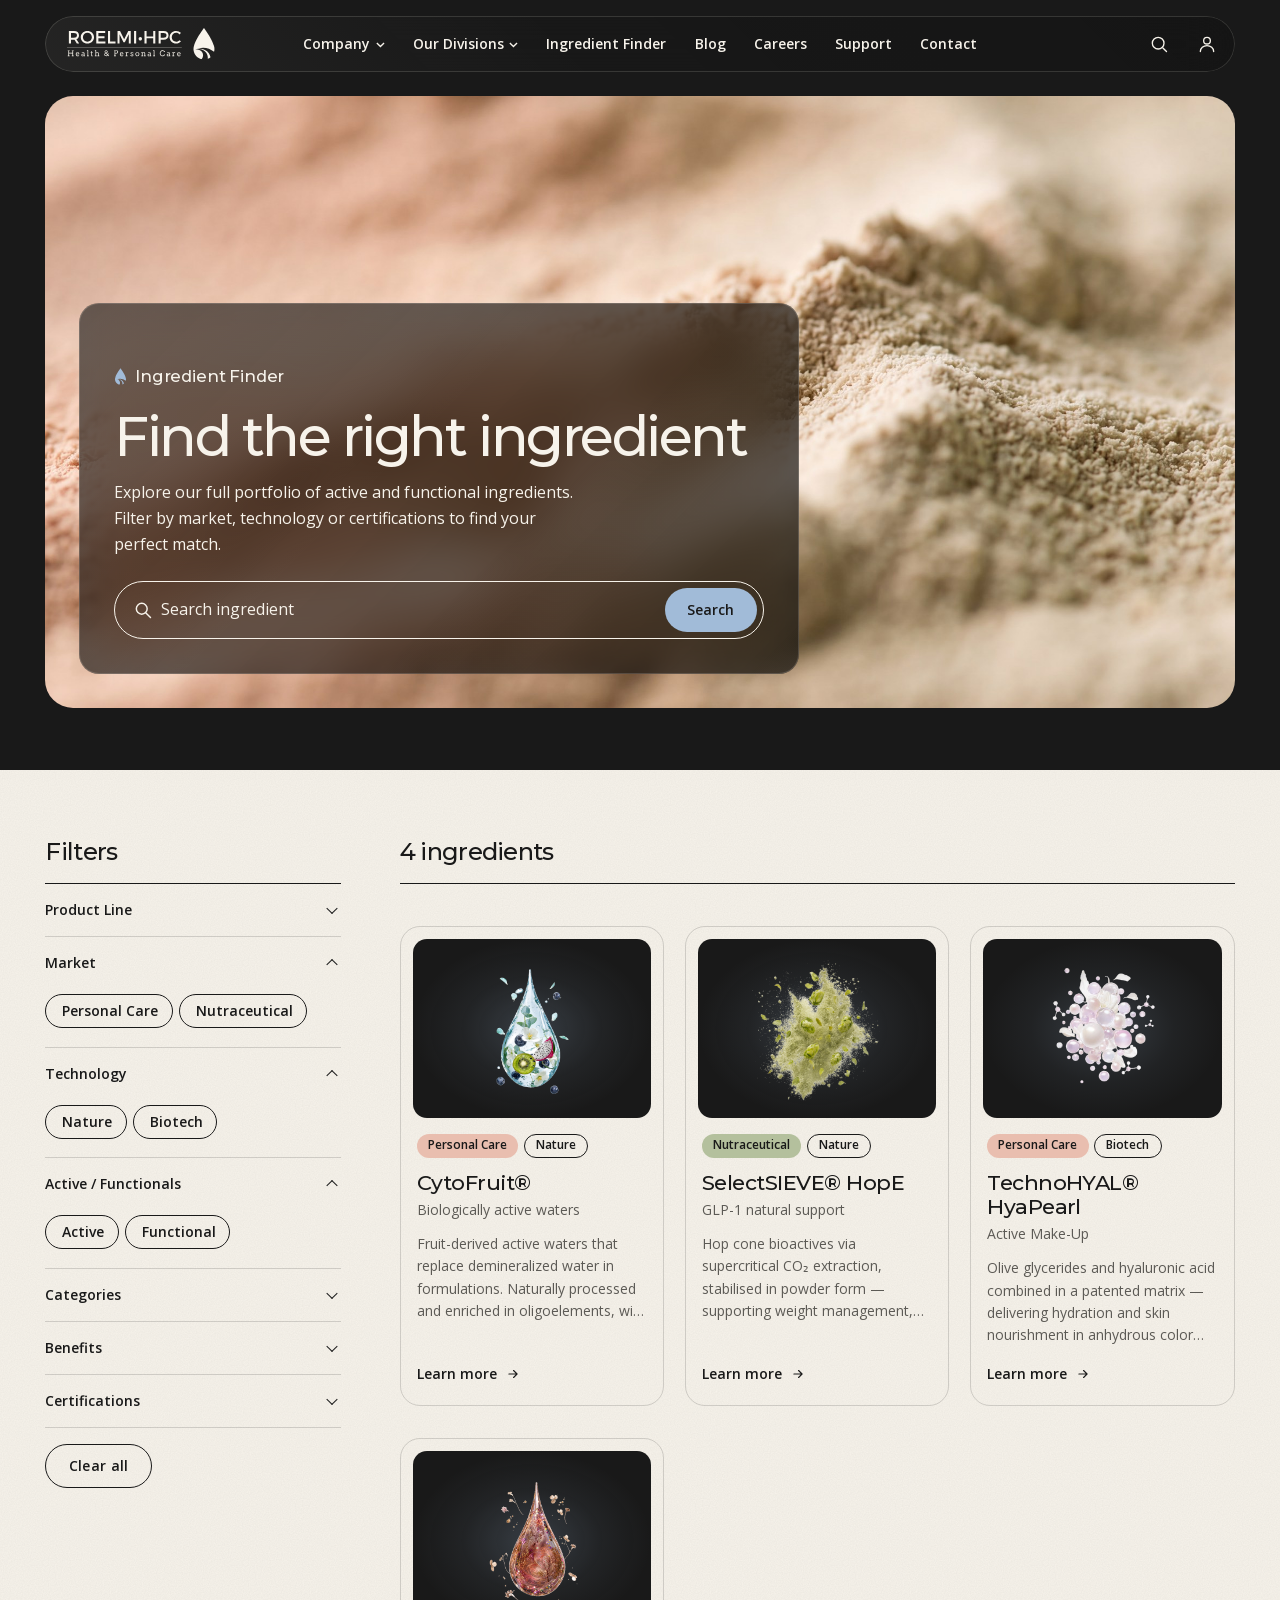
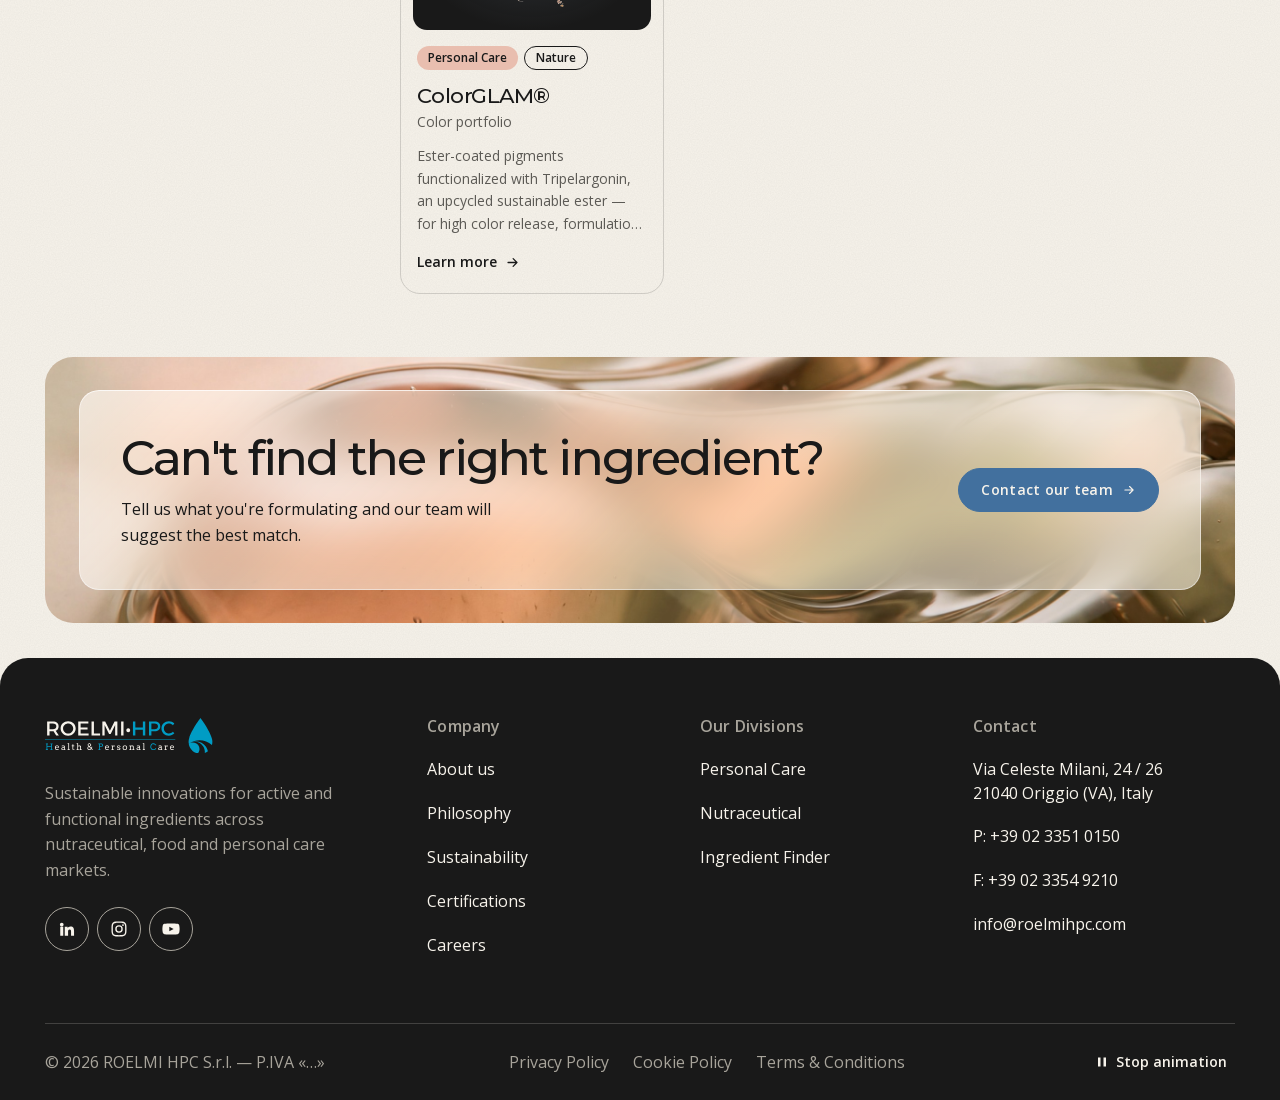
<file: ingredient-finder.html>
<!DOCTYPE html>
<html lang="en" class="no-js">
<head>
  <meta charset="UTF-8">
  <meta name="viewport" content="width=device-width, initial-scale=1">
  <title>Ingredient Finder — ROELMI HPC</title>
  <meta name="description" content="Explore our full portfolio of active and functional ingredients. Filter by market, technology or certifications to find your perfect match.">
  <meta name="theme-color" content="#191919">
  <link rel="icon" href="images/favicon.svg" type="image/svg+xml">

  <meta property="og:type" content="website">
  <meta property="og:site_name" content="ROELMI HPC">
  <meta property="og:title" content="Ingredient Finder — ROELMI HPC">
  <meta property="og:description" content="Explore our full portfolio of active and functional ingredients.">
  <meta property="og:image" content="images/og-image.jpg">
  <meta name="twitter:card" content="summary_large_image">

  <script>document.documentElement.classList.replace('no-js', 'js');</script>

  <!-- Font serviti dal sito (GDPR) -->
  <link rel="preload" as="font" type="font/woff2" href="fonts/montserrat-latin.woff2" crossorigin>
  <link rel="preload" as="font" type="font/woff2" href="fonts/opensans-latin.woff2" crossorigin>

  <!-- CSS -->
  <link rel="stylesheet" href="css/fonts.css">
  <link rel="stylesheet" href="css/reset.css">
  <link rel="stylesheet" href="css/base.css">
  <link rel="stylesheet" href="css/header.css">
  <link rel="stylesheet" href="css/finder.css">
  <link rel="stylesheet" href="css/footer.css">
</head>
<body>

  <!-- Logo ROELMI HPC: simboli richiamati con <use> (copiati dalla home) -->
  <svg width="0" height="0" style="position:absolute" aria-hidden="true" focusable="false">
    <symbol id="logo-roelmi" viewBox="0 0 256 54">
      <path d="M12.0334 17.0172C15.3679 17.0172 17.286 15.5943 17.286 12.6599C17.286 9.81631 15.3679 8.45615 12.0334 8.45615L6.90418 8.45615L6.90418 17.0172L12.0334 17.0172ZM13.0217 20.263C12.7103 20.2932 12.3729 20.2932 12.0334 20.2932L6.90418 20.2932L6.90418 26.813L3.25401 26.813L3.25401 5.18224L12.0334 5.18224C17.5649 5.18224 20.748 7.87013 20.748 12.5648C20.748 16.0268 19.1413 18.4682 16.2675 19.5818L21.1178 26.813L16.9767 26.813L13.0217 20.263Z"/>
      <path d="M27.5157 15.9972C27.5157 20.2939 31.0729 23.6954 35.3026 23.6954C39.5388 23.6954 43.0008 20.2939 43.0008 15.9972C43.0008 11.7026 39.5388 8.36382 35.3026 8.36382C31.0383 8.36382 27.5157 11.7026 27.5157 15.9972M46.7397 15.9972C46.7397 22.1752 41.7337 26.9671 35.2723 26.9671C28.8132 26.9671 23.8072 22.1752 23.8072 15.9972C23.8072 9.78669 28.8132 5.08558 35.2723 5.08558C41.7337 5.08558 46.7397 9.81696 46.7397 15.9972"/>
      <path d="M54.2809 8.45615L54.2809 14.2969L64.8487 14.2969L64.8487 17.5751L54.2809 17.5751L54.2809 23.539L66.4553 23.539L66.4553 26.813L50.6351 26.813L50.6351 5.18008L66.0856 5.18008L66.0856 8.45615L54.2809 8.45615Z"/>
      <path d="M83.9182 23.5064L83.9182 26.8127L70.9069 26.8127L70.9069 5.1777L74.5549 5.1777L74.5549 23.5064L83.9182 23.5064Z"/>
      <path d="M106.911 26.8134L106.881 10.6493L100.052 24.558L97.6708 24.558L90.8418 10.6493L90.8418 26.8134L87.4122 26.8134L87.4122 5.17835L91.7349 5.17835L98.8774 19.552L105.983 5.17835L110.28 5.17835L110.28 26.8134L106.911 26.8134Z"/>
      <path d="M115.997 26.8162L119.642 26.8162L119.642 5.18333L115.997 5.18333L115.997 26.8162Z"/>
      <path d="M129.75 18.5313C129.75 20.2915 128.513 21.6236 126.814 21.6236C125.146 21.6236 123.91 20.2915 123.91 18.5313C123.91 16.7711 125.146 15.5018 126.814 15.5018C128.513 15.5018 129.75 16.7711 129.75 18.5313"/>
      <path fill="#009CC4" style="fill: var(--logo-accent, #009CC4)" d="M197.061 8.42653L194.929 11.0841C193.352 9.38232 191.097 8.33354 188.902 8.33354C184.575 8.33354 181.174 11.6723 181.174 15.9345C181.174 20.2009 184.575 23.5678 188.902 23.5678C191.064 23.5678 193.292 22.5796 194.929 21.001L197.091 23.4143C194.898 25.5767 191.776 26.9671 188.718 26.9671C182.382 26.9671 177.469 22.1752 177.469 15.9669C177.469 9.81696 182.443 5.08558 188.841 5.08558C191.899 5.08558 194.959 6.35709 197.061 8.42653ZM149.128 26.8134L149.128 17.8523L137.662 17.8523L137.662 26.8134L134.017 26.8134L134.017 5.17835L137.662 5.17835L137.662 14.5762L149.128 14.5762L149.128 5.17835L152.773 5.17835L152.773 26.8134L149.128 26.8134ZM167.083 20.2932C172.522 20.2932 175.642 17.4497 175.642 12.5648C175.642 7.87013 172.522 5.18224 167.083 5.18224L158.462 5.18224L158.462 26.813L162.107 26.813L162.107 20.2932L167.083 20.2932ZM172.154 12.6599C172.154 15.5943 170.266 17.0172 166.928 17.0172L162.107 17.0172L162.107 8.45615L166.928 8.45615C170.266 8.45615 172.154 9.81631 172.154 12.6599Z"/>
      <path fill="#009CC4" style="fill: var(--logo-accent, #009CC4)" d="M167.99 41.4119C167.698 40.9145 167.311 40.5275 166.826 40.242C166.346 39.9587 165.81 39.816 165.217 39.816C164.709 39.816 164.249 39.9241 163.829 40.1361C163.412 40.3501 163.053 40.6377 162.754 40.9967C162.454 41.3557 162.223 41.773 162.058 42.2444C161.894 42.718 161.809 43.2175 161.809 43.7387C161.809 44.3571 161.902 44.9064 162.086 45.3864C162.268 45.86 162.506 46.2579 162.8 46.5758C163.094 46.8893 163.442 47.1531 163.851 47.365C164.253 47.5791 164.709 47.6808 165.217 47.6808C165.905 47.6808 166.504 47.5164 167.012 47.1812C167.525 46.8525 167.959 46.3011 168.323 45.5378L169.473 46.0827C169.307 46.5498 169.025 47.0061 168.628 47.4451C168.232 47.8797 167.743 48.2343 167.164 48.5025C166.582 48.7728 165.935 48.9047 165.23 48.9047C164.554 48.9047 163.933 48.7771 163.364 48.5241C162.798 48.2689 162.296 47.9056 161.851 47.4321C161.409 46.965 161.07 46.4071 160.839 45.7605C160.605 45.1161 160.488 44.4414 160.488 43.7387C160.488 43.0337 160.605 42.3655 160.839 41.7384C161.07 41.1092 161.399 40.5642 161.818 40.1015C162.238 39.6387 162.739 39.2711 163.323 39.0008C163.905 38.7348 164.536 38.5986 165.217 38.5986C165.821 38.5986 166.346 38.6851 166.785 38.8559C167.226 39.0289 167.598 39.2343 167.908 39.4722C168.215 39.7101 168.478 39.9717 168.701 40.2463L169.395 40.2463L169.395 41.4119L167.99 41.4119ZM8.31148 38.7975L11.527 38.7975L11.527 39.9241L10.5885 39.9241L10.5885 47.5834L11.527 47.5834L11.527 48.7101L8.31148 48.7101L8.31148 47.5834L9.30404 47.5834L9.30404 44.0219L3.56929 44.0219L3.56929 47.5834L4.56401 47.5834L4.56401 48.7101L1.34632 48.7101L1.34632 47.5834L2.28914 47.5834L2.28914 39.9241L1.34632 39.9241L1.34632 38.7975L4.56401 38.7975L4.56401 39.9241L3.56929 39.9241L3.56929 42.9234L9.30404 42.9234L9.30404 39.9241L8.31148 39.9241L8.31148 38.7975ZM86.5788 38.9694C86.2026 38.8548 85.7982 38.7986 85.3506 38.7986L81.3436 38.7986L81.3436 39.9274L82.2843 39.9274L82.2843 47.5845L81.3436 47.5845L81.3436 48.709L84.5591 48.709L84.5591 47.5845L83.5666 47.5845L83.5666 44.1182L85.3268 44.1182C85.7895 44.1182 86.2069 44.049 86.5853 43.9084C86.9594 43.77 87.2838 43.5797 87.5541 43.3419C87.8244 43.1018 88.0341 42.8229 88.1812 42.5007C88.3304 42.1785 88.4039 41.8411 88.4039 41.4778C88.4039 41.041 88.3304 40.6561 88.179 40.321C88.0276 39.9836 87.8179 39.7047 87.5454 39.4798C87.273 39.2527 86.9508 39.0862 86.5788 38.9694ZM85.3506 43.0456L83.5666 43.0456L83.5666 39.9274L85.1884 39.9274C85.8371 39.9274 86.3107 40.0615 86.6091 40.3339C86.9032 40.6086 87.0524 40.9891 87.0524 41.4778C87.0524 41.7352 87.007 41.9601 86.9248 42.1568C86.8405 42.3536 86.7215 42.5158 86.5702 42.6477C86.4231 42.7796 86.2415 42.8748 86.0361 42.9461C85.8285 43.011 85.5993 43.0456 85.3506 43.0456Z"/>
      <path d="M18.3148 42.7781C18.0316 42.7781 17.7829 42.8192 17.5731 42.8992C17.3634 42.9814 17.1839 43.0938 17.0325 43.2452C16.8855 43.3966 16.7644 43.5804 16.6779 43.7966C16.5871 44.015 16.5222 44.2637 16.4768 44.5297L19.9907 44.5297C19.9734 44.2767 19.9302 44.0431 19.8675 43.8334C19.8026 43.6171 19.7096 43.4333 19.5755 43.2755C19.4458 43.1176 19.2793 42.9965 19.0717 42.91C18.8706 42.8214 18.6154 42.7781 18.3148 42.7781L18.3148 42.7781ZM16.4119 45.479C16.4119 45.6714 16.4249 45.8444 16.453 46.0044C16.4833 46.1623 16.5222 46.318 16.5763 46.4607C16.7384 46.8954 16.9958 47.2241 17.3504 47.4446C17.705 47.6652 18.1073 47.7776 18.557 47.7776C18.9095 47.7776 19.2512 47.7257 19.5885 47.6263C19.9215 47.529 20.2697 47.3776 20.6351 47.1657L21.1282 47.996C20.6805 48.3031 20.2372 48.5302 19.7853 48.6772C19.3355 48.8242 18.8706 48.8999 18.3862 48.8999C17.9299 48.8999 17.5039 48.8242 17.1169 48.6707C16.7255 48.5172 16.3903 48.2901 16.107 47.9896C15.8259 47.689 15.6053 47.3149 15.4475 46.8673C15.2875 46.4175 15.2096 45.892 15.2096 45.2952C15.2096 44.8108 15.2766 44.3545 15.4107 43.9264C15.5448 43.496 15.7502 43.1198 16.0184 42.7997C16.2843 42.4819 16.6173 42.2267 17.0131 42.0407C17.411 41.8504 17.8737 41.7575 18.3992 41.7575C18.9095 41.7575 19.3355 41.8353 19.6772 41.9888C20.021 42.1445 20.3 42.35 20.5162 42.6051C20.7324 42.8603 20.8946 43.1522 21.0049 43.4787C21.1152 43.8074 21.1952 44.1404 21.2406 44.4778C21.2579 44.6421 21.273 44.8108 21.2795 44.9838C21.2882 45.1525 21.2903 45.3168 21.2903 45.479L16.4119 45.479Z"/>
      <path d="M27.4217 47.878C27.5839 47.878 27.7439 47.8607 27.9061 47.8196C28.0682 47.7807 28.2218 47.7288 28.3623 47.6596C28.505 47.5925 28.6413 47.5125 28.7624 47.426C28.8835 47.3352 28.9873 47.2422 29.0716 47.1449L29.0759 45.6182L27.666 45.6182C27.4282 45.6182 27.2141 45.642 27.0195 45.6961C26.8248 45.748 26.6583 45.8215 26.5156 45.9253C26.3751 46.0248 26.2648 46.148 26.1848 46.2972C26.1069 46.4443 26.068 46.6151 26.068 46.8076C26.068 46.9871 26.1004 47.1406 26.1653 47.2768C26.2323 47.4066 26.3232 47.519 26.4421 47.6077C26.5632 47.6963 26.7059 47.7634 26.8724 47.8109C27.0368 47.8585 27.2206 47.878 27.4217 47.878L27.4217 47.878ZM29.0716 48.0812C28.8121 48.3213 28.5267 48.518 28.2174 48.6716C27.9061 48.8229 27.5493 48.9008 27.1535 48.9008C26.8227 48.9008 26.5178 48.8446 26.2432 48.7429C25.9664 48.637 25.7242 48.4943 25.5274 48.3148C25.3263 48.131 25.1684 47.9234 25.0581 47.6833C24.9479 47.4433 24.8916 47.1882 24.8916 46.9179C24.8916 46.6303 24.9327 46.3751 25.0192 46.1524C25.1036 45.9318 25.2182 45.7393 25.3587 45.5728C25.4993 45.4106 25.6658 45.2723 25.8561 45.1598C26.0464 45.0495 26.2432 44.9587 26.4529 44.8938C26.6583 44.8246 26.8703 44.7792 27.0865 44.7511C27.2984 44.723 27.506 44.7079 27.7049 44.7079C28.0163 44.7079 28.2802 44.7165 28.4942 44.7381C28.7083 44.7576 28.9029 44.7814 29.0759 44.8181L29.0824 44.2624C29.0824 44.0245 29.05 43.8148 28.9786 43.6396C28.9073 43.4623 28.8099 43.3153 28.6824 43.2006C28.5569 43.086 28.4077 42.9995 28.2304 42.9433C28.0531 42.8849 27.8585 42.859 27.6379 42.859C27.4303 42.859 27.2357 42.8741 27.0497 42.9001C26.8594 42.9303 26.6864 42.9671 26.5243 43.0104C26.3599 43.0579 26.2086 43.1098 26.0702 43.166C25.9339 43.2288 25.8193 43.2871 25.722 43.352L25.322 42.5108C25.482 42.4049 25.6636 42.3097 25.8518 42.2189C26.0442 42.1281 26.2453 42.0546 26.4572 41.9897C26.667 41.927 26.8832 41.8772 27.106 41.8405C27.3265 41.8037 27.5428 41.7864 27.7547 41.7864C28.1482 41.7864 28.5007 41.8297 28.8164 41.927C29.1278 42.02 29.396 42.1627 29.6122 42.3595C29.8306 42.5584 29.9993 42.8071 30.116 43.1098C30.235 43.4147 30.2934 43.7759 30.2934 44.1975L30.2869 47.5839L31.0372 47.5839L31.0372 48.7083L29.0716 48.7083L29.0716 48.0812Z"/>
      <path d="M34.5012 38.5337L36.7004 38.5337L36.7004 47.5856L37.7167 47.5856L37.7167 48.7079L34.5012 48.7079L34.5012 47.5856L35.483 47.5856L35.483 39.6603L34.5012 39.6603L34.5012 38.5337Z"/>
      <path d="M43.0136 41.9335L44.6008 41.9335L44.6008 42.9217L43.0006 42.9217L42.9812 46.8335C42.9812 47.0995 43.0136 47.3157 43.0742 47.4801C43.1347 47.6466 43.2342 47.759 43.3682 47.8239C43.5023 47.8866 43.6537 47.9212 43.8245 47.9212C44.0062 47.9212 44.1705 47.9018 44.3089 47.8693C44.4494 47.8347 44.5987 47.7807 44.7652 47.7028L45.0463 48.5202C44.8365 48.6283 44.6181 48.717 44.3889 48.7775C44.1554 48.8402 43.8851 48.8748 43.5693 48.8748C43.2709 48.8748 43.0136 48.8338 42.793 48.7624C42.5746 48.691 42.3887 48.5699 42.2395 48.4034C42.0881 48.2326 41.9756 48.0056 41.9021 47.7179C41.8264 47.4325 41.7918 47.0757 41.7918 46.6497L41.8113 42.9217L40.7301 42.9217L40.7301 41.9335L41.8243 41.9335L41.8243 40.3138L43.0136 39.7516L43.0136 41.9335Z"/>
      <path d="M48.2687 38.5337L50.4138 38.5337L50.4138 42.6812L50.4549 42.6812C50.5739 42.558 50.7166 42.4455 50.8766 42.3396C51.0345 42.2315 51.2031 42.1385 51.3761 42.0606C51.5491 41.9828 51.7308 41.9179 51.9167 41.8768C52.1027 41.8336 52.3016 41.8119 52.5049 41.8119C52.8682 41.8119 53.1969 41.8617 53.4888 41.9612C53.7786 42.0628 54.0294 42.2163 54.2327 42.4174C54.4381 42.625 54.596 42.8867 54.7084 43.2067C54.8187 43.5289 54.8728 43.9052 54.8728 44.3441L54.8728 47.5856L55.8934 47.5856L55.8934 48.7079L52.6779 48.7079L52.6779 47.5856L53.6056 47.5856L53.6056 44.4933C53.6056 43.9744 53.4737 43.5786 53.212 43.3127C52.9482 43.0424 52.5698 42.9083 52.0767 42.9083C51.7935 42.9083 51.5123 42.9775 51.2247 43.1072C50.9393 43.2435 50.6647 43.4078 50.4138 43.6111L50.4138 47.5856L51.3956 47.5856L51.3956 48.7079L48.1779 48.7079L48.1779 47.5856L49.2007 47.5856L49.2007 39.6603L48.2687 39.6603L48.2687 38.5337Z"/>
      <path d="M68.7198 42.0012C68.8344 41.8757 68.9296 41.7395 69.0074 41.5773C69.0853 41.4195 69.1242 41.253 69.1242 41.0778C69.1242 40.894 69.0853 40.7167 69.0053 40.5502C68.9252 40.3793 68.815 40.2301 68.6809 40.0961C68.5447 39.9685 68.3868 39.8625 68.2073 39.789C68.0257 39.709 67.8332 39.6722 67.6364 39.6722C67.4159 39.6722 67.2191 39.709 67.0418 39.7825C66.8666 39.8539 66.7131 39.9533 66.5877 40.0766C66.4622 40.2042 66.3628 40.3512 66.2936 40.5199C66.2244 40.6886 66.1876 40.868 66.1876 41.0627C66.1876 41.2486 66.233 41.4411 66.3239 41.6422C66.4147 41.8476 66.5747 42.0595 66.8104 42.2823L67.3921 42.8229C67.6516 42.7126 67.8916 42.5872 68.1187 42.4574C68.3457 42.3277 68.5447 42.1741 68.7198 42.0012L68.7198 42.0012ZM66.6871 44.356C66.5358 44.4144 66.4039 44.4987 66.2849 44.6069C66.1638 44.7128 66.06 44.8361 65.9714 44.9723C65.8849 45.1107 65.82 45.2599 65.7703 45.4178C65.7227 45.5756 65.6989 45.7378 65.6989 45.8978C65.6989 46.1508 65.7465 46.3844 65.846 46.6006C65.9454 46.819 66.0795 47.0028 66.2503 47.1607C66.4233 47.3186 66.6266 47.4418 66.858 47.5305C67.0937 47.6191 67.3424 47.6645 67.6083 47.6645C67.8332 47.6645 68.0473 47.6321 68.2484 47.5759C68.4495 47.5197 68.6355 47.4418 68.8106 47.3402C68.9836 47.2385 69.1458 47.1131 69.2907 46.9747C69.4377 46.832 69.5761 46.6785 69.7016 46.512L67.2148 44.1117L66.6871 44.356ZM72.0175 48.7479L70.4714 47.2558C70.2876 47.4829 70.093 47.6905 69.8767 47.8808C69.6626 48.0667 69.4356 48.2289 69.1934 48.3652C68.9512 48.5057 68.696 48.6117 68.4214 48.6895C68.1489 48.763 67.8613 48.8041 67.5543 48.8041C67.1348 48.8041 66.7369 48.7263 66.3693 48.5771C66.0017 48.43 65.6816 48.2289 65.407 47.9716C65.1345 47.7121 64.9204 47.4094 64.7647 47.0569C64.6069 46.7066 64.529 46.3282 64.529 45.9238C64.529 45.6578 64.5701 45.3983 64.6501 45.1475C64.728 44.8988 64.8404 44.6631 64.981 44.4447C65.1259 44.2284 65.2902 44.0295 65.4783 43.8543C65.6686 43.6835 65.9671 43.4911 66.3649 43.29L65.9325 42.8704C65.8222 42.7667 65.7097 42.6456 65.6038 42.5093C65.4978 42.3753 65.4048 42.2282 65.3227 42.0725C65.2426 41.9168 65.1756 41.7525 65.1259 41.5838C65.0761 41.413 65.0502 41.2421 65.0502 41.0778C65.0502 40.7296 65.1194 40.4074 65.2535 40.1047C65.3897 39.8041 65.5713 39.5403 65.807 39.3197C66.0384 39.0949 66.3152 38.9219 66.6266 38.7943C66.9423 38.6645 67.2775 38.6018 67.6364 38.6018C68.0149 38.6018 68.3652 38.6667 68.6895 38.8029C69.0139 38.937 69.2929 39.1208 69.5307 39.3457C69.7686 39.5706 69.9502 39.8344 70.0865 40.1371C70.2205 40.4356 70.2876 40.7513 70.2876 41.0778C70.2876 41.3395 70.2638 41.5687 70.2119 41.7698C70.1578 41.9666 70.0865 42.1439 69.987 42.3017C69.894 42.4574 69.7794 42.6001 69.6453 42.7299C69.5134 42.8575 69.3707 42.9764 69.2215 43.0845C69.0723 43.197 68.9144 43.2964 68.7587 43.3829C68.6031 43.4716 68.4409 43.5603 68.2744 43.6403L70.2746 45.5043C70.4173 45.1864 70.5276 44.8707 70.6119 44.5636C70.6984 44.2501 70.7655 43.9668 70.813 43.7116L72.0413 43.7116C71.9678 44.1225 71.8553 44.5506 71.7018 44.9896C71.5483 45.4308 71.3536 45.8611 71.1201 46.2827L72.9236 47.9586L72.0175 48.7479Z"/>
      <path d="M94.5772 42.7781C94.2918 42.7781 94.0452 42.8192 93.8333 42.8992C93.6236 42.9814 93.4419 43.0938 93.2949 43.2452C93.1435 43.3966 93.0267 43.5804 92.9381 43.7966C92.8473 44.015 92.7802 44.2637 92.7391 44.5297L96.2487 44.5297C96.2314 44.2767 96.1925 44.0431 96.1298 43.8334C96.0671 43.6171 95.9676 43.4333 95.8379 43.2755C95.706 43.1176 95.5416 42.9965 95.334 42.91C95.1286 42.8214 94.8778 42.7781 94.5772 42.7781L94.5772 42.7781ZM92.6743 45.479C92.6743 45.6714 92.6872 45.8444 92.7153 46.0044C92.7456 46.1623 92.7845 46.318 92.8343 46.4607C92.9986 46.8954 93.256 47.2241 93.6128 47.4446C93.9674 47.6652 94.3696 47.7776 94.8172 47.7776C95.1719 47.7776 95.5135 47.7257 95.8465 47.6263C96.1817 47.529 96.532 47.3776 96.8996 47.1657L97.3883 47.996C96.9429 48.3031 96.4953 48.5302 96.0498 48.6772C95.5979 48.8242 95.1329 48.8999 94.6486 48.8999C94.1901 48.8999 93.7663 48.8242 93.3749 48.6707C92.9857 48.5172 92.6483 48.2901 92.3694 47.9896C92.0882 47.689 91.8698 47.3149 91.7098 46.8673C91.5498 46.4175 91.4698 45.892 91.4698 45.2952C91.4698 44.8108 91.539 44.3545 91.6731 43.9264C91.8093 43.496 92.0104 43.1198 92.2764 42.7997C92.5467 42.4819 92.8775 42.2267 93.2733 42.0407C93.6711 41.8504 94.1361 41.7575 94.6615 41.7575C95.1719 41.7575 95.5979 41.8353 95.9395 41.9888C96.2833 42.1445 96.5623 42.35 96.7764 42.6051C96.9926 42.8603 97.157 43.1522 97.2673 43.4787C97.3797 43.8074 97.4554 44.1404 97.4986 44.4778C97.5202 44.6421 97.5354 44.8108 97.5419 44.9838C97.5484 45.1525 97.5527 45.3168 97.5527 45.479L92.6743 45.479Z"/>
      <path d="M106.221 43.3674L104.978 43.3674L104.978 42.95C104.833 42.95 104.688 42.976 104.537 43.0322C104.385 43.0841 104.245 43.1684 104.115 43.2809C103.983 43.3912 103.871 43.5317 103.771 43.7025C103.674 43.8734 103.603 44.0788 103.561 44.3145L103.561 47.5819L104.71 47.5819L104.71 48.7107L101.347 48.7107L101.347 47.5819L102.283 47.5819L102.29 43.056L101.347 43.056L101.347 41.9337L103.512 41.9337L103.512 42.87C103.594 42.7295 103.68 42.6019 103.78 42.4808C103.877 42.3597 103.983 42.2559 104.104 42.1672C104.225 42.0786 104.357 42.0072 104.504 41.9596C104.649 41.9077 104.807 41.8818 104.978 41.8818L105.618 41.8818C105.819 41.8818 106.02 41.8861 106.221 41.8948L106.221 43.3674Z"/>
      <path d="M113.552 43.285C113.468 43.1574 113.358 43.0514 113.221 42.9714C113.087 42.8914 112.936 42.8309 112.772 42.7941C112.607 42.7595 112.443 42.7379 112.287 42.7379C112.112 42.7379 111.952 42.7595 111.807 42.7984C111.66 42.8374 111.537 42.8936 111.429 42.9693C111.327 43.0428 111.243 43.1315 111.184 43.2396C111.124 43.3477 111.098 43.4645 111.098 43.5985C111.098 43.8234 111.167 44.0029 111.301 44.1348C111.44 44.2689 111.671 44.3943 111.993 44.5024L113.293 44.963C113.853 45.149 114.262 45.4042 114.515 45.7264C114.774 46.0507 114.904 46.4356 114.904 46.8854C114.904 47.186 114.843 47.4628 114.724 47.7115C114.603 47.9645 114.432 48.1785 114.212 48.3515C113.993 48.531 113.73 48.6651 113.418 48.7646C113.109 48.8619 112.765 48.9138 112.382 48.9138C111.857 48.9138 111.429 48.8273 111.098 48.6564C110.765 48.4856 110.51 48.265 110.332 47.9818L109.651 47.9818L109.651 46.8573L111.005 46.8573C111.005 47.0433 111.046 47.2055 111.124 47.3395C111.206 47.4736 111.314 47.5796 111.446 47.6617C111.578 47.7461 111.731 47.8088 111.896 47.8455C112.067 47.8866 112.237 47.9082 112.41 47.9082C112.581 47.9082 112.743 47.8866 112.904 47.8434C113.059 47.8023 113.198 47.7417 113.319 47.6596C113.438 47.5796 113.531 47.4822 113.602 47.3698C113.671 47.2552 113.706 47.1254 113.706 46.9827C113.706 46.7643 113.637 46.5784 113.492 46.427C113.353 46.2756 113.113 46.1372 112.772 46.0161L111.476 45.5317C110.949 45.3458 110.557 45.1057 110.302 44.816C110.047 44.5241 109.922 44.1608 109.922 43.7261C109.922 43.4385 109.976 43.1725 110.082 42.9282C110.185 42.686 110.341 42.4741 110.546 42.2968C110.748 42.1194 110.992 41.981 111.288 41.8837C111.578 41.7843 111.913 41.7324 112.287 41.7324C112.772 41.7324 113.176 41.7994 113.505 41.9335C113.831 42.0697 114.125 42.3011 114.387 42.6276L115.021 42.6276L115.021 43.7542L113.678 43.7542C113.678 43.5704 113.639 43.4147 113.552 43.285"/>
      <path d="M119.603 45.3207C119.603 45.7099 119.657 46.0602 119.768 46.3759C119.878 46.6873 120.032 46.9555 120.228 47.176C120.419 47.3966 120.646 47.5674 120.901 47.6885C121.156 47.8053 121.426 47.8659 121.714 47.8659C122.014 47.8659 122.293 47.8075 122.555 47.6907C122.812 47.5739 123.042 47.4031 123.23 47.1825C123.422 46.962 123.574 46.6982 123.682 46.3803C123.792 46.071 123.846 45.7164 123.846 45.3207C123.846 44.9142 123.792 44.5509 123.682 44.2308C123.574 43.9129 123.422 43.647 123.234 43.4329C123.044 43.2188 122.819 43.0566 122.557 42.9485C122.298 42.8382 122.014 42.7842 121.714 42.7842C121.426 42.7842 121.156 42.8382 120.901 42.9485C120.646 43.0566 120.419 43.2188 120.228 43.4329C120.032 43.647 119.878 43.9129 119.768 44.2308C119.657 44.5509 119.603 44.9142 119.603 45.3207M118.315 45.3207C118.317 44.7866 118.405 44.2979 118.572 43.8546C118.741 43.4178 118.974 43.0393 119.277 42.7236C119.575 42.4057 119.934 42.1614 120.347 41.9949C120.762 41.8241 121.219 41.7397 121.714 41.7397C122.216 41.7397 122.674 41.8241 123.093 41.9949C123.507 42.1614 123.865 42.4057 124.162 42.715C124.456 43.0264 124.687 43.4026 124.856 43.8438C125.018 44.2849 125.1 44.7714 125.1 45.3099C125.1 45.8353 125.018 46.3219 124.856 46.763C124.687 47.2085 124.456 47.5869 124.162 47.9026C123.865 48.2227 123.507 48.4713 123.093 48.6465C122.674 48.826 122.216 48.9125 121.714 48.9125C121.204 48.9125 120.741 48.826 120.326 48.6487C119.915 48.4757 119.558 48.2313 119.264 47.9156C118.968 47.5977 118.736 47.2193 118.57 46.7825C118.405 46.3414 118.317 45.8526 118.315 45.3207"/>
      <path d="M133.018 47.5845L133.974 47.5845L133.974 44.4901C133.974 43.9711 133.842 43.5797 133.576 43.3094C133.312 43.0434 132.934 42.9094 132.445 42.9094C132.16 42.9094 131.874 42.9764 131.587 43.1126C131.299 43.2467 131.024 43.4154 130.769 43.6143L130.769 47.5845L131.723 47.5845L131.723 48.7111L128.559 48.7111L128.559 47.5845L129.502 47.5845L129.502 43.0586L128.559 43.0586L128.559 41.9363L130.715 41.9363L130.715 42.7321L130.73 42.7321C130.875 42.6045 131.029 42.4855 131.189 42.3753C131.355 42.2585 131.526 42.1612 131.706 42.079C131.883 41.9947 132.071 41.9298 132.263 41.8844C132.458 41.8346 132.661 41.813 132.875 41.813C133.239 41.813 133.565 41.8606 133.857 41.9579C134.147 42.0617 134.393 42.2152 134.601 42.4185C134.806 42.6239 134.964 42.8877 135.077 43.2056C135.187 43.5278 135.241 43.9062 135.241 44.3409L135.241 47.5845L136.184 47.5845L136.184 48.7111L133.018 48.7111L133.018 47.5845Z"/>
      <path d="M141.969 47.878C142.131 47.878 142.291 47.8607 142.453 47.8196C142.615 47.7807 142.769 47.7288 142.909 47.6596C143.052 47.5925 143.188 47.5125 143.31 47.426C143.431 47.3352 143.534 47.2422 143.619 47.1449L143.623 45.6182L142.213 45.6182C141.975 45.6182 141.761 45.642 141.567 45.6961C141.372 45.748 141.205 45.8215 141.063 45.9253C140.922 46.0248 140.81 46.148 140.732 46.2972C140.654 46.4443 140.615 46.6151 140.615 46.8076C140.615 46.9871 140.648 47.1406 140.712 47.2768C140.779 47.4066 140.87 47.519 140.989 47.6077C141.11 47.6963 141.253 47.7634 141.42 47.8109C141.584 47.8585 141.768 47.878 141.969 47.878L141.969 47.878ZM143.619 48.0812C143.359 48.3213 143.074 48.518 142.765 48.6716C142.453 48.8229 142.096 48.9008 141.701 48.9008C141.37 48.9008 141.065 48.8446 140.79 48.7429C140.514 48.637 140.271 48.4943 140.075 48.3148C139.873 48.131 139.716 47.9234 139.605 47.6833C139.495 47.4433 139.439 47.1882 139.439 46.9179C139.439 46.6303 139.48 46.3751 139.566 46.1524C139.651 45.9318 139.765 45.7393 139.906 45.5728C140.046 45.4106 140.213 45.2723 140.405 45.1598C140.594 45.0495 140.79 44.9587 141 44.8938C141.205 44.8246 141.417 44.7792 141.634 44.7511C141.846 44.723 142.053 44.7079 142.252 44.7079C142.563 44.7079 142.827 44.7165 143.041 44.7381C143.255 44.7576 143.45 44.7814 143.623 44.8181L143.63 44.2624C143.63 44.0245 143.597 43.8148 143.526 43.6396C143.454 43.4623 143.357 43.3153 143.23 43.2006C143.104 43.086 142.955 42.9995 142.778 42.9433C142.6 42.8849 142.406 42.859 142.185 42.859C141.977 42.859 141.783 42.8741 141.597 42.9001C141.407 42.9303 141.234 42.9671 141.071 43.0104C140.907 43.0579 140.756 43.1098 140.617 43.166C140.481 43.2288 140.366 43.2871 140.269 43.352L139.869 42.5108C140.029 42.4049 140.211 42.3097 140.399 42.2189C140.591 42.1281 140.792 42.0546 141.004 41.9897C141.214 41.927 141.43 41.8772 141.651 41.8405C141.874 41.8037 142.09 41.7864 142.302 41.7864C142.695 41.7864 143.048 41.8297 143.364 41.927C143.675 42.02 143.943 42.1627 144.159 42.3595C144.378 42.5584 144.546 42.8071 144.663 43.1098C144.78 43.4147 144.841 43.7759 144.841 44.1975L144.834 47.5839L145.584 47.5839L145.584 48.7083L143.619 48.7083L143.619 48.0812Z"/>
      <path d="M149.048 38.5337L151.248 38.5337L151.248 47.5856L152.264 47.5856L152.264 48.7079L149.048 48.7079L149.048 47.5856L150.03 47.5856L150.03 39.6603L149.048 39.6603L149.048 38.5337Z"/>
      <path d="M175.016 47.878C175.179 47.878 175.337 47.8607 175.499 47.8196C175.661 47.7807 175.814 47.7288 175.957 47.6596C176.102 47.5925 176.234 47.5125 176.355 47.426C176.478 47.3352 176.58 47.2422 176.664 47.1449L176.671 45.6182L175.259 45.6182C175.021 45.6182 174.809 45.642 174.612 45.6961C174.422 45.748 174.253 45.8215 174.113 45.9253C173.968 46.0248 173.86 46.148 173.78 46.2972C173.704 46.4443 173.663 46.6151 173.663 46.8076C173.663 46.9871 173.695 47.1406 173.76 47.2768C173.827 47.4066 173.92 47.519 174.039 47.6077C174.158 47.6963 174.301 47.7634 174.467 47.8109C174.634 47.8585 174.815 47.878 175.016 47.878L175.016 47.878ZM176.664 48.0812C176.407 48.3213 176.124 48.518 175.812 48.6716C175.499 48.8229 175.146 48.9008 174.748 48.9008C174.415 48.9008 174.113 48.8446 173.836 48.7429C173.559 48.637 173.321 48.4943 173.122 48.3148C172.919 48.131 172.763 47.9234 172.653 47.6833C172.541 47.4433 172.484 47.1882 172.484 46.9179C172.484 46.6303 172.528 46.3751 172.614 46.1524C172.698 45.9318 172.811 45.7393 172.954 45.5728C173.094 45.4106 173.263 45.2723 173.451 45.1598C173.641 45.0495 173.84 44.9587 174.046 44.8938C174.253 44.8246 174.463 44.7792 174.679 44.7511C174.895 44.723 175.101 44.7079 175.298 44.7079C175.611 44.7079 175.875 44.7165 176.089 44.7381C176.301 44.7576 176.498 44.7814 176.671 44.8181L176.677 44.2624C176.677 44.0245 176.643 43.8148 176.576 43.6396C176.502 43.4623 176.405 43.3153 176.277 43.2006C176.152 43.086 176 42.9995 175.825 42.9433C175.648 42.8849 175.451 42.859 175.233 42.859C175.027 42.859 174.831 42.8741 174.645 42.9001C174.454 42.9303 174.281 42.9671 174.117 43.0104C173.953 43.0579 173.801 43.1098 173.665 43.166C173.531 43.2288 173.412 43.2871 173.317 43.352L172.917 42.5108C173.079 42.4049 173.256 42.3097 173.449 42.2189C173.641 42.1281 173.84 42.0546 174.052 41.9897C174.266 41.927 174.478 41.8772 174.701 41.8405C174.921 41.8037 175.135 41.7864 175.349 41.7864C175.743 41.7864 176.096 41.8297 176.409 41.927C176.723 42.02 176.989 42.1627 177.205 42.3595C177.425 42.5584 177.592 42.8071 177.711 43.1098C177.83 43.4147 177.888 43.7759 177.888 44.1975L177.882 47.5839L178.632 47.5839L178.632 48.7083L176.664 48.7083L176.664 48.0812Z"/>
      <path d="M187.021 43.3674L185.777 43.3674L185.777 42.95C185.632 42.95 185.488 42.976 185.336 43.0322C185.185 43.0841 185.044 43.1684 184.915 43.2809C184.783 43.3912 184.67 43.5317 184.573 43.7025C184.473 43.8734 184.402 44.0788 184.361 44.3145L184.361 47.5819L185.509 47.5819L185.509 48.7107L182.147 48.7107L182.147 47.5819L183.083 47.5819L183.089 43.056L182.147 43.056L182.147 41.9337L184.313 41.9337L184.313 42.87C184.393 42.7295 184.48 42.6019 184.579 42.4808C184.677 42.3597 184.783 42.2559 184.904 42.1672C185.025 42.0786 185.157 42.0072 185.304 41.9596C185.451 41.9077 185.607 41.8818 185.777 41.8818L186.417 41.8818C186.619 41.8818 186.82 41.8861 187.021 41.8948L187.021 43.3674Z"/>
      <path d="M193.624 42.7781C193.339 42.7781 193.092 42.8192 192.878 42.8992C192.668 42.9814 192.489 43.0938 192.342 43.2452C192.19 43.3966 192.074 43.5804 191.985 43.7966C191.894 44.015 191.827 44.2637 191.786 44.5297L195.296 44.5297C195.278 44.2767 195.239 44.0431 195.177 43.8334C195.112 43.6171 195.015 43.4333 194.885 43.2755C194.753 43.1176 194.586 42.9965 194.381 42.91C194.176 42.8214 193.925 42.7781 193.624 42.7781L193.624 42.7781ZM191.719 45.479C191.719 45.6714 191.734 45.8444 191.762 46.0044C191.793 46.1623 191.831 46.318 191.881 46.4607C192.043 46.8954 192.303 47.2241 192.66 47.4446C193.014 47.6652 193.417 47.7776 193.866 47.7776C194.219 47.7776 194.56 47.7257 194.893 47.6263C195.226 47.529 195.579 47.3776 195.944 47.1657L196.435 47.996C195.99 48.3031 195.542 48.5302 195.095 48.6772C194.645 48.8242 194.18 48.8999 193.695 48.8999C193.237 48.8999 192.813 48.8242 192.422 48.6707C192.033 48.5172 191.695 48.2901 191.416 47.9896C191.135 47.689 190.915 47.3149 190.755 46.8673C190.597 46.4175 190.517 45.892 190.517 45.2952C190.517 44.8108 190.584 44.3545 190.72 43.9264C190.854 43.496 191.057 43.1198 191.323 42.7997C191.594 42.4819 191.924 42.2267 192.32 42.0407C192.72 41.8504 193.181 41.7575 193.708 41.7575C194.219 41.7575 194.645 41.8353 194.986 41.9888C195.33 42.1445 195.607 42.35 195.821 42.6051C196.037 42.8603 196.204 43.1522 196.314 43.4787C196.424 43.8074 196.5 44.1404 196.546 44.4778C196.567 44.6421 196.582 44.8108 196.589 44.9838C196.593 45.1525 196.6 45.3168 196.6 45.479L191.719 45.479Z"/>
      <path fill="#009CC4" style="fill: var(--logo-accent, #009CC4)" d="M198.208 33.4845L0.41086 33.4845C0.185968 33.4845 0 33.3028 0 33.0758C0 32.8465 0.185968 32.6627 0.41086 32.6627L198.208 32.6627C198.435 32.6627 198.618 32.8465 198.618 33.0758C198.618 33.3028 198.435 33.4845 198.208 33.4845"/>
      <path fill="#009CC4" style="fill: var(--logo-accent, #009CC4)" d="M219.592 39.0469L219.592 39.0469C219.413 39.1744 219.246 39.3085 219.08 39.4447C220.325 46.6456 225.814 52.3868 232.882 54C235.897 50.6007 236.325 45.4714 233.62 41.5769C230.452 37.0142 224.192 35.8746 219.625 39.0252C226.547 34.242 236.04 35.9632 240.844 42.8765C243.029 46.025 243.863 49.7033 243.478 53.2345C245.208 52.5598 246.808 51.6321 248.236 50.4947C247.749 48.1096 246.783 45.785 245.308 43.6636C239.666 35.5437 228.681 33.3381 220.377 38.5041C231.189 31.5173 245.148 32.9142 254.362 41.2806C254.809 39.7086 255.052 38.05 255.052 36.3373C255.052 34.3717 254.729 32.4861 254.148 30.7129C250.818 18.3914 236.928 0 236.928 0C236.928 0 223.039 18.3914 219.709 30.7129C219.134 32.4861 218.809 34.3717 218.809 36.3373C218.809 37.3883 218.905 38.4219 219.075 39.4253C219.246 39.2955 219.415 39.1701 219.592 39.0469"/>
    </symbol>
    <symbol id="logo-roelmi-drop" viewBox="218.5 0 37 54">
      <path fill="#009CC4" style="fill: var(--logo-accent, #009CC4)" d="M219.592 39.0469L219.592 39.0469C219.413 39.1744 219.246 39.3085 219.08 39.4447C220.325 46.6456 225.814 52.3868 232.882 54C235.897 50.6007 236.325 45.4714 233.62 41.5769C230.452 37.0142 224.192 35.8746 219.625 39.0252C226.547 34.242 236.04 35.9632 240.844 42.8765C243.029 46.025 243.863 49.7033 243.478 53.2345C245.208 52.5598 246.808 51.6321 248.236 50.4947C247.749 48.1096 246.783 45.785 245.308 43.6636C239.666 35.5437 228.681 33.3381 220.377 38.5041C231.189 31.5173 245.148 32.9142 254.362 41.2806C254.809 39.7086 255.052 38.05 255.052 36.3373C255.052 34.3717 254.729 32.4861 254.148 30.7129C250.818 18.3914 236.928 0 236.928 0C236.928 0 223.039 18.3914 219.709 30.7129C219.134 32.4861 218.809 34.3717 218.809 36.3373C218.809 37.3883 218.905 38.4219 219.075 39.4253C219.246 39.2955 219.415 39.1701 219.592 39.0469"/>
    </symbol>
  </svg>

  <a class="skip-link" href="#main">Skip to content</a>

  <!-- 0 · HEADER — identico alla home (logo → home, voce corrente segnata) -->
  <header class="site-header" id="siteHeader">
    <div class="header-pill">

      <a class="header-logo" href="index.html" aria-label="ROELMI HPC — home">
        <span class="logo-full"><svg class="logo-svg" viewBox="0 0 256 54" aria-hidden="true" focusable="false"><use href="#logo-roelmi"/></svg></span>
        <span class="logo-drop"><svg class="logo-svg" viewBox="0 0 37 54" aria-hidden="true" focusable="false"><use href="#logo-roelmi-drop"/></svg></span>
      </a>
      <!-- Nel codice subito dopo il logo (ordine del Tab: logo → menu → voci);
           a schermo resta in fondo a destra grazie a "order" in header.css -->
      <button class="menu-toggle" type="button" aria-expanded="false" aria-controls="mainNav" aria-label="Open menu">
        <span class="menu-toggle__icon" aria-hidden="true"><span></span><span></span><span></span></span>
      </button>

      <nav class="main-nav" id="mainNav" aria-label="Main">
        <!-- Solo nel pannello (sotto i 1200px): ricerca qui e Account in fondo
             all'elenco, così la pillola resta goccia · menu -->
        <form class="panel-search pill-field" role="search" action="ingredient-finder.html" method="get">
          <label class="sr-only" for="panelSearch">Search ingredients</label>
          <input class="pill-input" id="panelSearch" name="q" type="search" placeholder="Search ingredients…" autocomplete="off">
          <button class="pill-submit" type="submit">Search</button>
        </form>
        <ul class="nav-list">
          <li class="nav-item">
            <button class="nav-link nav-trigger" type="button" aria-expanded="false" aria-controls="sub-company">
              Company
              <svg class="nav-chev" viewBox="0 0 10 10" aria-hidden="true" focusable="false"><path d="M1 3.25l4 4 4-4"/></svg>
            </button>
            <div class="subnav" id="sub-company">
              <ul>
                <li><a href="#">About us</a></li>
                <li><a href="#">Philosophy</a></li>
                <li><a href="#">Sustainability</a></li>
                <li><a href="#">NIP®</a></li>
                <li><a href="#">Certifications</a></li>
              </ul>
            </div>
          </li>
          <li class="nav-item">
            <button class="nav-link nav-trigger" type="button" aria-expanded="false" aria-controls="sub-divisions">
              Our Divisions
              <svg class="nav-chev" viewBox="0 0 10 10" aria-hidden="true" focusable="false"><path d="M1 3.25l4 4 4-4"/></svg>
            </button>
            <div class="subnav" id="sub-divisions">
              <ul>
                <li><a href="#">Personal Care</a></li>
                <li><a href="#">Nutraceutical</a></li>
              </ul>
            </div>
          </li>
          <li class="nav-item"><a class="nav-link" href="ingredient-finder.html" aria-current="page">Ingredient Finder</a></li>
          <li class="nav-item"><a class="nav-link" href="#">Blog</a></li>
          <li class="nav-item"><a class="nav-link" href="#">Careers</a></li>
          <li class="nav-item"><a class="nav-link" href="#">Support</a></li>
          <li class="nav-item"><a class="nav-link" href="#">Contact</a></li>
          <li class="nav-item nav-item--panel-only"><a class="nav-link" href="#">Account</a></li>
        </ul>
      </nav>

      <!-- Ricerca e account, come in SITO 1 (stile di adesso). La ricerca si apre
           dentro la pillola e porta all'Ingredient Finder: js/header.js -->
      <div class="header-actions">
        <form class="header-search" role="search" action="ingredient-finder.html" method="get">
          <label class="sr-only" for="headerSearch">Search ingredients</label>
          <input class="header-search-field" id="headerSearch" name="q" type="search" placeholder="Search ingredients…" autocomplete="off" tabindex="-1">
          <button class="header-icon header-search-btn" type="button" aria-expanded="false" aria-controls="headerSearch" aria-label="Search ingredients">
            <svg viewBox="0 0 24 24" aria-hidden="true" focusable="false"><circle cx="11" cy="11" r="7"/><path d="M21 21l-4.3-4.3"/></svg>
          </button>
        </form>
        <a class="header-icon" href="#" aria-label="Account">
          <svg viewBox="0 0 24 24" aria-hidden="true" focusable="false"><circle cx="12" cy="8" r="4"/><path d="M4 21c0-4 3.6-7 8-7s8 3 8 7"/></svg>
        </a>
      </div>

    </div>
  </header>

  <main id="main" tabindex="-1">
    <span id="top"></span>

    <!-- ==================================================================
         APERTURA — Force Field sul fondo nero (come NIP) + texture 13 (zoom lentissimo)
         + vetro con la ricerca
         ================================================================== -->
    <section class="fx-hero section theme-dark" aria-labelledby="finder-title" data-force-field-host>
      <canvas class="section-field" aria-hidden="true" data-force-field='{"color":[0.259,0.439,0.62],"gridReveal":"both","gridOpacity":0.12,"gridRevealStrength":0.7,"gridRevealRadius":320,"gridFade":0.85,"lineWidth":0.022,"hoverGlow":0.18,"hoverRadius":420,"hoverCharge":0.45,"flashSpeed":0.3,"flashIntensity":0.05,"edgeGlow":0,"rippleSpeed":0.32,"rippleDuration":2.6,"rippleIntensity":0.06,"impactRadius":0.12,"refraction":14,"bloom":0.6,"grain":0.08,"smoothing":0.08}'></canvas>
      <div class="container">
        <div class="fx-stage">
          <div class="fx-bg" aria-hidden="true">
            <img class="fx-texture" src="images/finder/texture-13.jpg" alt="" decoding="async" fetchpriority="high">
          </div>

          <div class="fx-glass glass">
            <h1 class="fx-title" id="finder-title">
              <span class="eyebrow">Ingredient Finder</span>
              <span>Find the right ingredient</span>
            </h1>
            <p class="fx-intro">Explore our full portfolio of active and functional ingredients. Filter by market, technology or certifications to find your perfect match.</p>

            <form class="fx-search" role="search" action="ingredient-finder.html" method="get">
              <label class="sr-only" for="fxSearch">Search ingredient</label>
              <div class="pill-field">
                <svg class="fx-search-icon" viewBox="0 0 24 24" aria-hidden="true" focusable="false"><circle cx="10.5" cy="10.5" r="6.5"/><path d="M15.5 15.5L21 21"/></svg>
                <input class="pill-input" id="fxSearch" name="q" type="search" autocomplete="off" placeholder="Search ingredient">
                <button class="pill-submit" type="submit">Search</button>
              </div>
            </form>
          </div>
        </div>
      </div>
    </section>

    <!-- ==================================================================
         FILTRI + RISULTATI
         ================================================================== -->
    <section class="fx-body section theme-light grain" aria-label="Ingredients">
      <div class="container fx-layout">

        <!-- Filtri: colonna ferma su desktop, pannello a tutto schermo su mobile -->
        <aside class="fx-filters" id="fxFilters" aria-labelledby="fx-filters-title">
          <div class="fx-filters-head">
            <h2 class="fx-filters-title" id="fx-filters-title">Filters</h2>
            <button class="fx-filters-close" type="button" aria-label="Close filters">
              <svg viewBox="0 0 24 24" aria-hidden="true" focusable="false"><path d="M6 6l12 12M18 6L6 18"/></svg>
            </button>
          </div>

          <form class="fx-form" id="fxForm">
            <details class="fx-group">
              <summary><h3 class="fx-group-title">Product Line<span class="fx-group-count" aria-hidden="true"></span></h3></summary>
              <fieldset class="fx-options">
                <legend class="sr-only">Product Line</legend>
                  <label class="fx-pill"><input type="checkbox" name="line" value="CytoFruit"><span>CytoFruit</span></label>
                  <label class="fx-pill"><input type="checkbox" name="line" value="SelectSIEVE"><span>SelectSIEVE</span></label>
                  <label class="fx-pill"><input type="checkbox" name="line" value="TechnoHYAL"><span>TechnoHYAL</span></label>
                  <label class="fx-pill"><input type="checkbox" name="line" value="ColorGLAM"><span>ColorGLAM</span></label>
              </fieldset>
            </details>
            <details class="fx-group" open>
              <summary><h3 class="fx-group-title">Market<span class="fx-group-count" aria-hidden="true"></span></h3></summary>
              <fieldset class="fx-options">
                <legend class="sr-only">Market</legend>
                  <label class="fx-pill"><input type="checkbox" name="market" value="Personal Care"><span>Personal Care</span></label>
                  <label class="fx-pill"><input type="checkbox" name="market" value="Nutraceutical"><span>Nutraceutical</span></label>
              </fieldset>
            </details>
            <details class="fx-group" open>
              <summary><h3 class="fx-group-title">Technology<span class="fx-group-count" aria-hidden="true"></span></h3></summary>
              <fieldset class="fx-options">
                <legend class="sr-only">Technology</legend>
                  <label class="fx-pill"><input type="checkbox" name="tech" value="Nature"><span>Nature</span></label>
                  <label class="fx-pill"><input type="checkbox" name="tech" value="Biotech"><span>Biotech</span></label>
              </fieldset>
            </details>
            <details class="fx-group" open>
              <summary><h3 class="fx-group-title">Active / Functionals<span class="fx-group-count" aria-hidden="true"></span></h3></summary>
              <fieldset class="fx-options">
                <legend class="sr-only">Active / Functionals</legend>
                  <label class="fx-pill"><input type="checkbox" name="type" value="Active"><span>Active</span></label>
                  <label class="fx-pill"><input type="checkbox" name="type" value="Functional"><span>Functional</span></label>
              </fieldset>
            </details>
            <details class="fx-group">
              <summary><h3 class="fx-group-title">Categories<span class="fx-group-count" aria-hidden="true"></span></h3></summary>
              <fieldset class="fx-options">
                <legend class="sr-only">Categories</legend>
                  <label class="fx-pill"><input type="checkbox" name="category" value="Esters and derivatives"><span>Esters and derivatives</span></label>
                  <label class="fx-pill"><input type="checkbox" name="category" value="Waxes"><span>Waxes</span></label>
                  <label class="fx-pill"><input type="checkbox" name="category" value="Texturizing powders"><span>Texturizing powders</span></label>
                  <label class="fx-pill"><input type="checkbox" name="category" value="Emulsifying agents"><span>Emulsifying agents</span></label>
                  <label class="fx-pill"><input type="checkbox" name="category" value="Oils, Butters and Fats"><span>Oils, Butters and Fats</span></label>
                  <label class="fx-pill"><input type="checkbox" name="category" value="Pigments"><span>Pigments</span></label>
                  <label class="fx-pill"><input type="checkbox" name="category" value="Surfactants and foaming agents"><span>Surfactants and foaming agents</span></label>
              </fieldset>
            </details>
            <details class="fx-group">
              <summary><h3 class="fx-group-title">Benefits<span class="fx-group-count" aria-hidden="true"></span></h3></summary>
              <fieldset class="fx-options fx-options--scroll">
                <legend class="sr-only">Benefits</legend>
                  <label class="fx-pill"><input type="checkbox" name="benefit" value="Protection"><span>Protection</span></label>
                  <label class="fx-pill"><input type="checkbox" name="benefit" value="Structuring agent"><span>Structuring agent</span></label>
                  <label class="fx-pill"><input type="checkbox" name="benefit" value="Hydration (Short term)"><span>Hydration (Short term)</span></label>
                  <label class="fx-pill"><input type="checkbox" name="benefit" value="Skin brightening"><span>Skin brightening</span></label>
                  <label class="fx-pill"><input type="checkbox" name="benefit" value="Skin Cohesion"><span>Skin Cohesion</span></label>
                  <label class="fx-pill"><input type="checkbox" name="benefit" value="Skin Inflammation"><span>Skin Inflammation</span></label>
                  <label class="fx-pill"><input type="checkbox" name="benefit" value="Anti-aging / firming"><span>Anti-aging / firming</span></label>
                  <label class="fx-pill"><input type="checkbox" name="benefit" value="Anti-wrinkles / Preage"><span>Anti-wrinkles / Preage</span></label>
                  <label class="fx-pill"><input type="checkbox" name="benefit" value="Beauty from within"><span>Beauty from within</span></label>
                  <label class="fx-pill"><input type="checkbox" name="benefit" value="Cardiovascular health"><span>Cardiovascular health</span></label>
                  <label class="fx-pill"><input type="checkbox" name="benefit" value="Film forming"><span>Film forming</span></label>
                  <label class="fx-pill"><input type="checkbox" name="benefit" value="Hydration (Long Term)"><span>Hydration (Long Term)</span></label>
                  <label class="fx-pill"><input type="checkbox" name="benefit" value="Sensitive skin"><span>Sensitive skin</span></label>
                  <label class="fx-pill"><input type="checkbox" name="benefit" value="Skin Redness"><span>Skin Redness</span></label>
                  <label class="fx-pill"><input type="checkbox" name="benefit" value="Skin Regeneration"><span>Skin Regeneration</span></label>
                  <label class="fx-pill"><input type="checkbox" name="benefit" value="Weight management"><span>Weight management</span></label>
                  <label class="fx-pill"><input type="checkbox" name="benefit" value="Active make up"><span>Active make up</span></label>
                  <label class="fx-pill"><input type="checkbox" name="benefit" value="Anti-oxidation"><span>Anti-oxidation</span></label>
                  <label class="fx-pill"><input type="checkbox" name="benefit" value="Hair care"><span>Hair care</span></label>
                  <label class="fx-pill"><input type="checkbox" name="benefit" value="Matrix degradation"><span>Matrix degradation</span></label>
                  <label class="fx-pill"><input type="checkbox" name="benefit" value="Anti-aging"><span>Anti-aging</span></label>
                  <label class="fx-pill"><input type="checkbox" name="benefit" value="Booster of skin penetration"><span>Booster of skin penetration</span></label>
                  <label class="fx-pill"><input type="checkbox" name="benefit" value="Dry touch"><span>Dry touch</span></label>
                  <label class="fx-pill"><input type="checkbox" name="benefit" value="Eye care"><span>Eye care</span></label>
                  <label class="fx-pill"><input type="checkbox" name="benefit" value="Hypercholesterolemia control"><span>Hypercholesterolemia control</span></label>
                  <label class="fx-pill"><input type="checkbox" name="benefit" value="Pigments dispersant"><span>Pigments dispersant</span></label>
                  <label class="fx-pill"><input type="checkbox" name="benefit" value="UV filters solubilizer"><span>UV filters solubilizer</span></label>
                  <label class="fx-pill"><input type="checkbox" name="benefit" value="Velvet touch"><span>Velvet touch</span></label>
                  <label class="fx-pill"><input type="checkbox" name="benefit" value="Digestion and gut health"><span>Digestion and gut health</span></label>
                  <label class="fx-pill"><input type="checkbox" name="benefit" value="Elderly"><span>Elderly</span></label>
                  <label class="fx-pill"><input type="checkbox" name="benefit" value="Energy and sport"><span>Energy and sport</span></label>
                  <label class="fx-pill"><input type="checkbox" name="benefit" value="Joint care"><span>Joint care</span></label>
                  <label class="fx-pill"><input type="checkbox" name="benefit" value="Mental well-being"><span>Mental well-being</span></label>
                  <label class="fx-pill"><input type="checkbox" name="benefit" value="Oral Care"><span>Oral Care</span></label>
                  <label class="fx-pill"><input type="checkbox" name="benefit" value="Skin slimming"><span>Skin slimming</span></label>
                  <label class="fx-pill"><input type="checkbox" name="benefit" value="Woman health"><span>Woman health</span></label>
              </fieldset>
            </details>
            <details class="fx-group">
              <summary><h3 class="fx-group-title">Certifications<span class="fx-group-count" aria-hidden="true"></span></h3></summary>
              <fieldset class="fx-options">
                <legend class="sr-only">Certifications</legend>
                  <label class="fx-pill"><input type="checkbox" name="cert" value="NATRUE"><span>NATRUE</span></label>
                  <label class="fx-pill"><input type="checkbox" name="cert" value="COSMOS/ICEA"><span>COSMOS / ICEA</span></label>
                  <label class="fx-pill"><input type="checkbox" name="cert" value="HALAL"><span>HALAL</span></label>
                  <label class="fx-pill"><input type="checkbox" name="cert" value="RSPO"><span>RSPO</span></label>
                  <label class="fx-pill"><input type="checkbox" name="cert" value="Palm oil free"><span>Palm oil free</span></label>
                  <label class="fx-pill"><input type="checkbox" name="cert" value="China"><span>China approved</span></label>
              </fieldset>
            </details>
          </form>

          <div class="fx-filters-foot">
            <button class="btn btn--outline fx-clear" type="button">Clear all</button>
            <button class="btn btn--solid fx-apply" type="button">Show results</button>
          </div>
        </aside>

        <div class="fx-results">
          <!-- Solo per lo screen reader: i nomi dei prodotti (h3) stanno sotto
               "Results", non sotto "Filters" -->
          <h2 class="sr-only" id="fx-results-title">Results</h2>
          <div class="fx-results-head">
            <p class="fx-count" id="fxCount" role="status" aria-live="polite">Loading ingredients…</p>
            <button class="btn btn--outline fx-open" type="button" aria-expanded="false" aria-controls="fxFilters">Filters<span class="fx-open-count"></span></button>
          </div>

          <ul class="fx-active" aria-label="Active filters"></ul>

          <ul class="fx-grid" id="fxGrid"></ul>

          <div class="fx-empty" hidden>
            <h2 class="fx-empty-title">No ingredients match these filters</h2>
            <p>Try removing a filter or searching for something else.</p>
            <button class="btn btn--solid fx-clear" type="button">Clear all filters</button>
          </div>

          <noscript><p class="fx-noscript">The Ingredient Finder needs JavaScript to filter the catalogue.</p></noscript>
        </div>

      </div>

      <!-- CTA in fondo al catalogo: per chi non ha trovato l'ingrediente giusto.
           Stesso linguaggio della Newsletter della home: texture + vetro chiaro.
           Testo nuovo (non nel prototipo), scelto da Chiara il 21/10/2026 -->
      <div class="container">
        <aside class="cta-band fx-help" aria-labelledby="fx-help-title" data-reveal>
          <div class="cta-band-bg" aria-hidden="true">
            <img src="images/product/texture-16.jpg" alt="" loading="lazy" decoding="async">
          </div>
          <div class="cta-band-glass">
            <div class="cta-band-copy">
              <h2 class="cta-band-title" id="fx-help-title">Can't find the right ingredient?</h2>
              <p class="cta-band-text">Tell us what you're formulating and our team will suggest the best match.</p>
            </div>
            <div class="cta-band-actions">
              <a class="btn btn--solid" href="#">Contact our team</a>
            </div>
          </div>
        </aside>
      </div>
    </section>
  </main>

  <!-- 10 · FOOTER — identico alla home -->
  <footer class="site-footer theme-dark" data-force-field-host>
    <!-- Force Field come in NIP (js/force-field.js): decorativo, fermo con Stop animation -->
    <canvas class="ft-field" aria-hidden="true" data-force-field='{"color":[0.259,0.439,0.62],"gridReveal":"both","gridOpacity":0.12,"gridRevealStrength":0.7,"gridRevealRadius":320,"gridFade":0.85,"lineWidth":0.022,"hoverGlow":0.18,"hoverRadius":420,"hoverCharge":0.45,"flashSpeed":0.3,"flashIntensity":0.05,"edgeGlow":0,"rippleSpeed":0.32,"rippleDuration":2.6,"rippleIntensity":0.06,"impactRadius":0.12,"refraction":14,"bloom":0.6,"grain":0.08,"smoothing":0.08}'></canvas>
    <div class="container">

      <!-- Struttura di SITO 1: brand + 3 colonne, linea, note legali.
           Su telefono le colonne si aprono e chiudono (js/footer.js) -->
      <div class="ft-main">
        <div class="ft-brand">
          <a class="ft-logo" href="#top" aria-label="ROELMI HPC — back to top">
            <svg class="logo-svg" viewBox="0 0 256 54" aria-hidden="true" focusable="false"><use href="#logo-roelmi"/></svg>
          </a>
          <p class="ft-tag">Sustainable innovations for active and functional ingredients across nutraceutical, food and personal care markets.</p>
          <div class="ft-social">
            <a href="#" aria-label="LinkedIn"><svg viewBox="0 0 24 24" aria-hidden="true" focusable="false"><path d="M4.98 3.5a2.5 2.5 0 1 1 0 5 2.5 2.5 0 0 1 0-5zM3 9h4v12H3zM9 9h3.8v1.7h.05c.53-1 1.83-2.05 3.77-2.05 4.03 0 4.78 2.65 4.78 6.1V21h-4v-5.5c0-1.3-.02-3-1.83-3-1.84 0-2.12 1.43-2.12 2.9V21H9z"/></svg></a>
            <a href="#" aria-label="Instagram"><svg viewBox="0 0 24 24" aria-hidden="true" focusable="false"><path d="M12 7a5 5 0 1 0 0 10 5 5 0 0 0 0-10zm0 8.2a3.2 3.2 0 1 1 0-6.4 3.2 3.2 0 0 1 0 6.4zM17.3 5.5a1.2 1.2 0 1 0 0 2.4 1.2 1.2 0 0 0 0-2.4zM12 2c-2.7 0-3 0-4.1.06C4.3 2.2 2.2 4.3 2.06 7.9 2 9 2 9.3 2 12s0 3 .06 4.1c.14 3.6 2.24 5.7 5.84 5.84C9 22 9.3 22 12 22s3 0 4.1-.06c3.6-.14 5.7-2.24 5.84-5.84C22 15 22 14.7 22 12s0-3-.06-4.1C21.8 4.3 19.7 2.2 16.1 2.06 15 2 14.7 2 12 2zm0 1.8c2.67 0 2.98 0 4.03.06 2.7.12 3.97 1.4 4.1 4.1.05 1.05.06 1.36.06 4.04s0 2.98-.06 4.03c-.13 2.7-1.4 3.98-4.1 4.1-1.05.05-1.36.06-4.03.06s-2.99 0-4.04-.06c-2.7-.12-3.97-1.4-4.1-4.1C3.81 15 3.8 14.68 3.8 12s.01-2.99.06-4.04c.13-2.7 1.4-3.97 4.1-4.1C9.01 3.81 9.33 3.8 12 3.8z"/></svg></a>
            <a href="#" aria-label="YouTube"><svg viewBox="0 0 24 24" aria-hidden="true" focusable="false"><path d="M23 7.2a3 3 0 0 0-2.1-2.1C19 4.6 12 4.6 12 4.6s-7 0-8.9.5A3 3 0 0 0 1 7.2 31 31 0 0 0 .5 12a31 31 0 0 0 .5 4.8 3 3 0 0 0 2.1 2.1c1.9.5 8.9.5 8.9.5s7 0 8.9-.5a3 3 0 0 0 2.1-2.1 31 31 0 0 0 .5-4.8 31 31 0 0 0-.5-4.8zM9.75 15.02V8.98L15.5 12z"/></svg></a>
          </div>
        </div>

        <nav class="ft-col" aria-labelledby="ft-company">
          <h2 class="ft-h" id="ft-company">Company</h2>
          <ul>
            <li><a href="#">About us</a></li>
            <li><a href="#">Philosophy</a></li>
            <li><a href="#">Sustainability</a></li>
            <li><a href="#">Certifications</a></li>
            <li><a href="#">Careers</a></li>
          </ul>
        </nav>

        <nav class="ft-col" aria-labelledby="ft-divisions">
          <h2 class="ft-h" id="ft-divisions">Our Divisions</h2>
          <ul>
            <li><a href="#">Personal Care</a></li>
            <li><a href="#">Nutraceutical</a></li>
            <li><a href="ingredient-finder.html" aria-current="page">Ingredient Finder</a></li>
          </ul>
        </nav>

        <div class="ft-col ft-col--contact">
          <h2 class="ft-h" id="ft-contact">Contact</h2>
          <ul>
            <li><span class="ft-address">Via Celeste Milani, 24 / 26<br>21040 Origgio (VA), Italy</span></li>
            <li><a href="tel:+390233510150">P: +39 02 3351 0150</a></li>
            <li><span>F: +39 02 3354 9210</span></li>
            <li><a href="mailto:info@roelmihpc.com">info@roelmihpc.com</a></li>
          </ul>
        </div>
      </div>

      <div class="ft-bottom">
        <p class="ft-copy">&copy; 2026 ROELMI HPC S.r.l. &mdash; P.IVA &laquo;&hellip;&raquo;</p>
        <nav class="ft-legal" aria-label="Legal">
          <a href="#">Privacy Policy</a>
          <a href="#">Cookie Policy</a>
          <a href="#">Terms &amp; Conditions</a>
        </nav>
        <button class="motion-toggle ft-motion" type="button" aria-pressed="false" data-motion-toggle>
          <svg class="ic-stop" viewBox="0 0 12 12" aria-hidden="true" focusable="false"><rect x="2" y="1.5" width="2.5" height="9"/><rect x="7.5" y="1.5" width="2.5" height="9"/></svg>
          <svg class="ic-play" viewBox="0 0 12 12" aria-hidden="true" focusable="false"><path d="M3 1.5l7 4.5-7 4.5z"/></svg>
          <span data-motion-label>Stop animation</span>
        </button>
      </div>
    </div>
  </footer>

  <!-- JS -->
  <script src="js/motion.js"></script>
  <script src="js/reveal.js" defer></script>
  <script src="js/header.js" defer></script>
  <script src="js/footer.js" defer></script>
  <script src="js/force-field.js" defer></script>
  <script src="js/ingredients-data.js" defer></script>
  <script src="js/finder.js" defer></script>
</body>
</html>
</file>
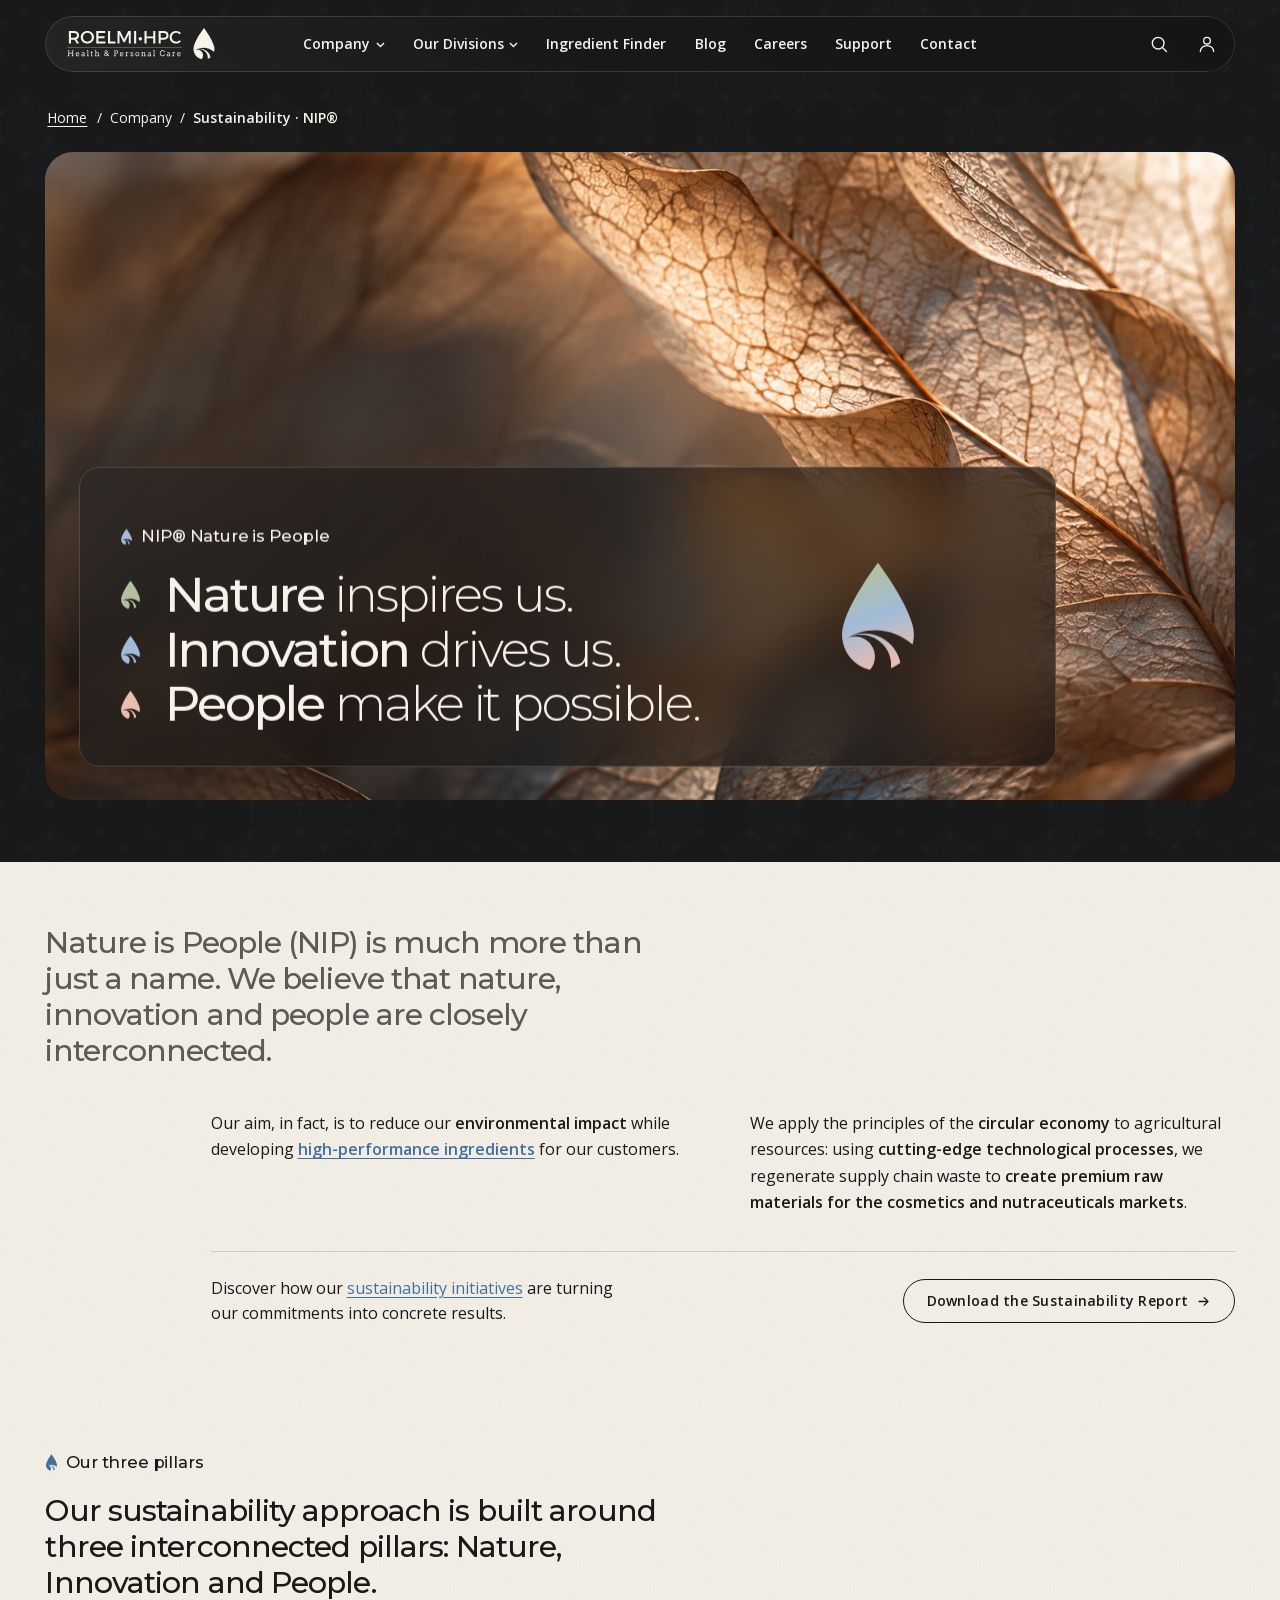
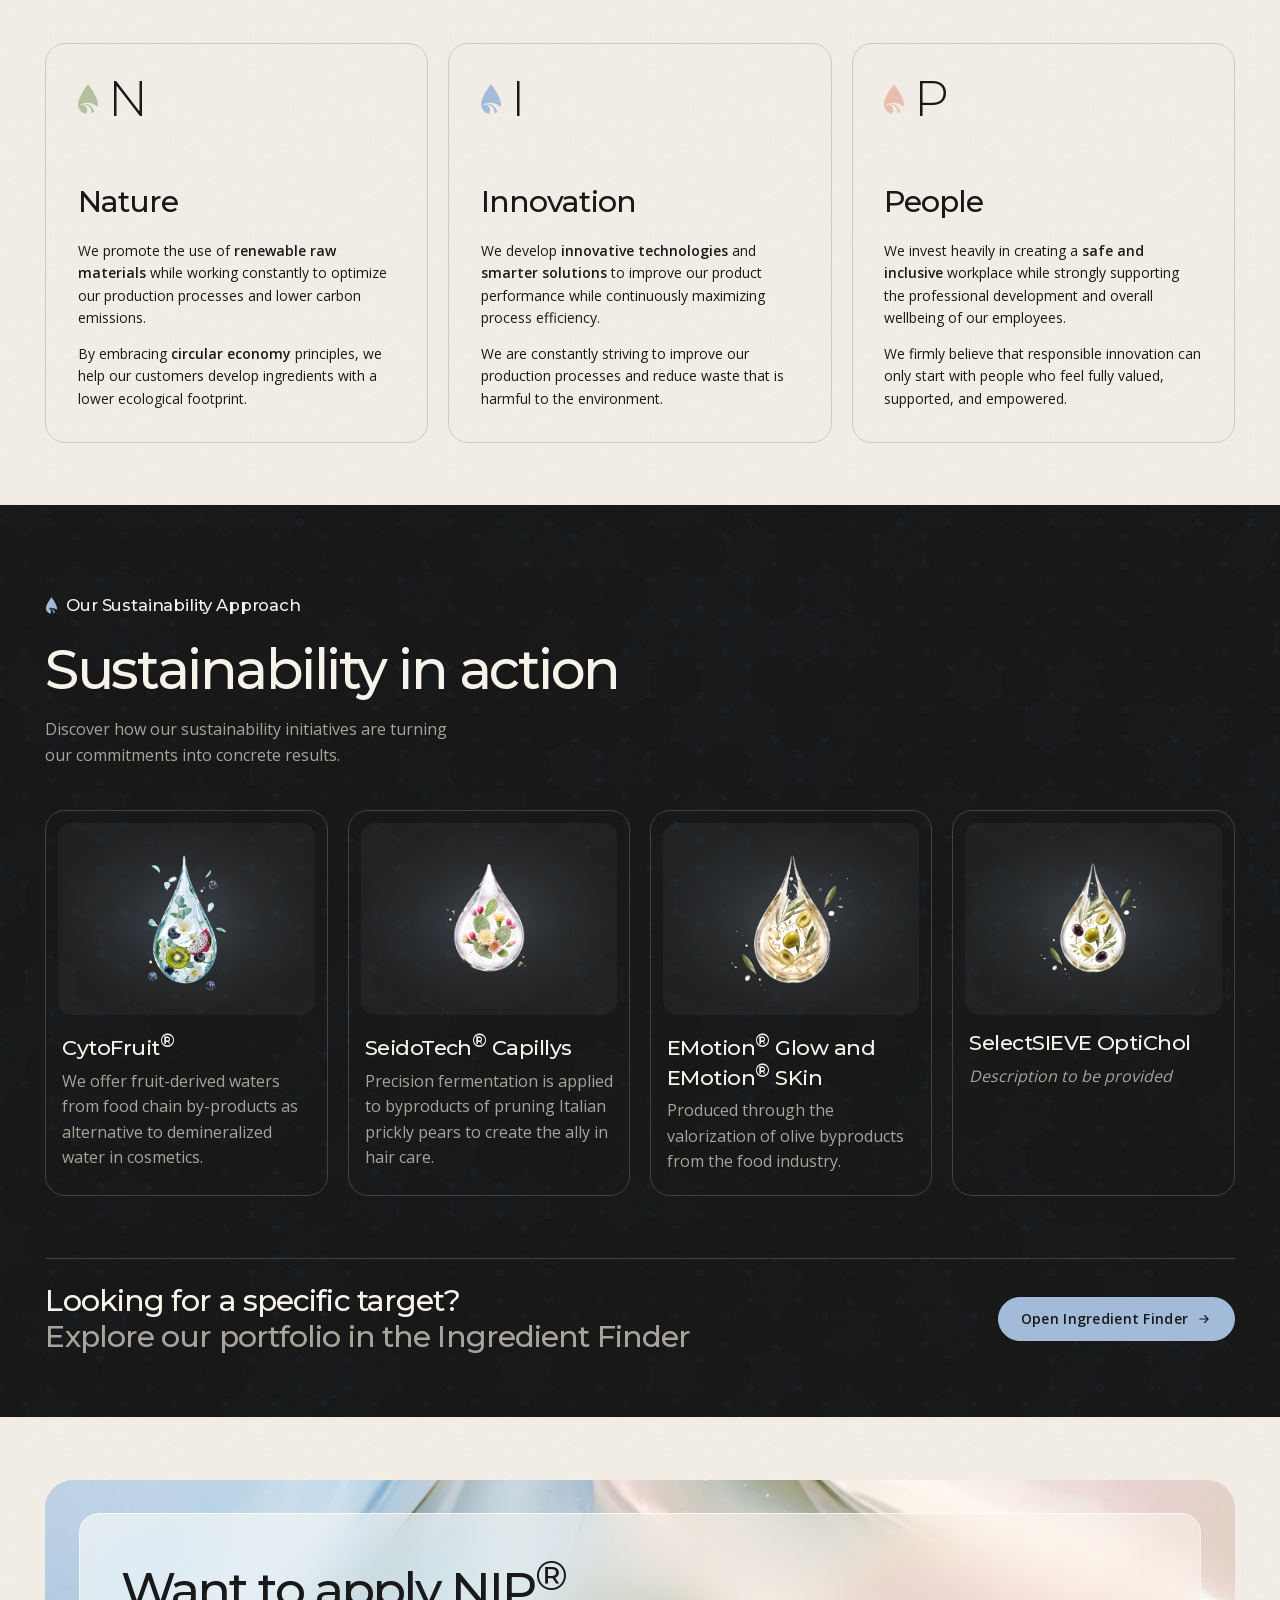
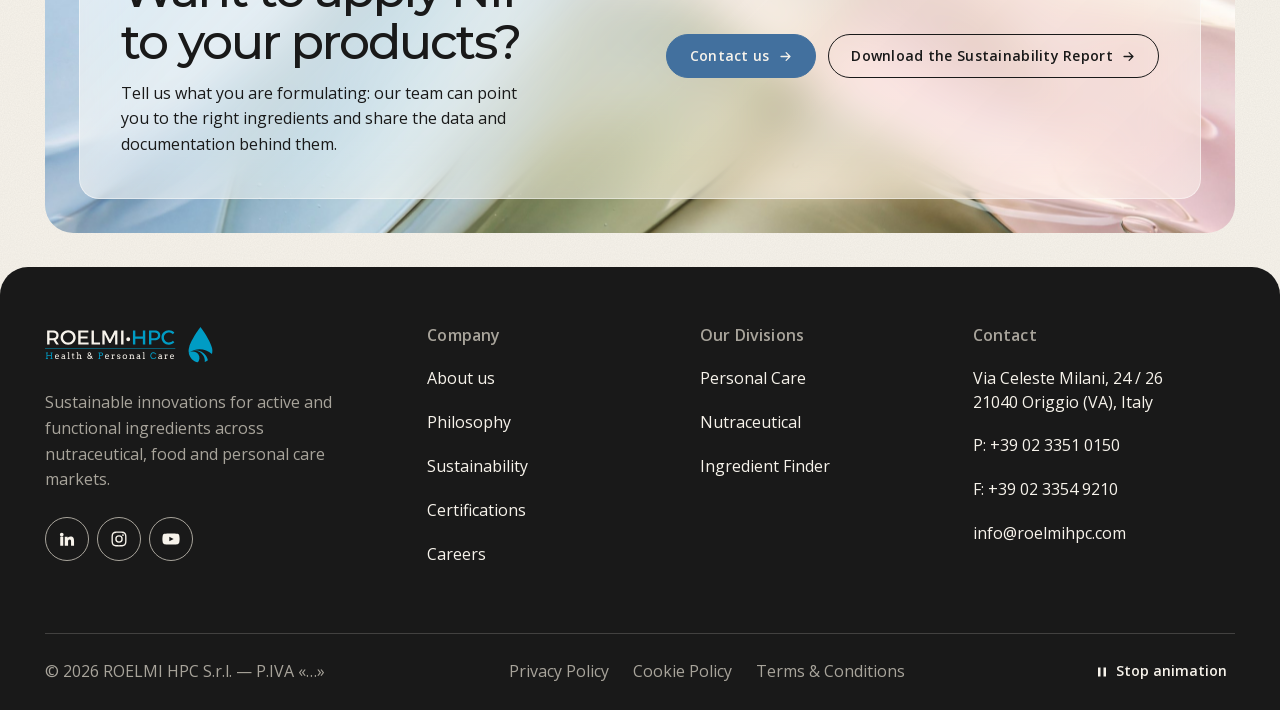
<file: nip.html>
<!DOCTYPE html>
<html lang="en" class="no-js">
<head>
  <meta charset="UTF-8">
  <meta name="viewport" content="width=device-width, initial-scale=1">
  <title>Sustainability · NIP® Nature is People | ROELMI HPC</title>
  <meta name="description" content="Nature is People (NIP) is much more than just a name. We believe that nature, innovation and people are closely interconnected.">
  <meta name="theme-color" content="#191919">
  <link rel="icon" href="images/favicon.svg" type="image/svg+xml">

  <meta property="og:type" content="website">
  <meta property="og:site_name" content="ROELMI HPC">
  <meta property="og:title" content="NIP® — Nature is People">
  <meta property="og:description" content="Nature inspires us. Innovation drives us. People make it possible.">
  <meta property="og:image" content="images/og-image.jpg">
  <meta name="twitter:card" content="summary_large_image">

  <script>document.documentElement.classList.replace('no-js', 'js');</script>

  <!-- Font serviti dal sito (GDPR) -->
  <link rel="preload" as="font" type="font/woff2" href="fonts/montserrat-latin.woff2" crossorigin>
  <link rel="preload" as="font" type="font/woff2" href="fonts/opensans-latin.woff2" crossorigin>

  <link rel="stylesheet" href="css/fonts.css">
  <link rel="stylesheet" href="css/reset.css">
  <link rel="stylesheet" href="css/base.css">
  <link rel="stylesheet" href="css/header.css">
  <link rel="stylesheet" href="css/nip-page.css">
  <link rel="stylesheet" href="css/footer.css">
</head>
<body>

  <svg width="0" height="0" style="position:absolute" aria-hidden="true" focusable="false">
    <symbol id="logo-roelmi" viewBox="0 0 256 54">
      <path d="M12.0334 17.0172C15.3679 17.0172 17.286 15.5943 17.286 12.6599C17.286 9.81631 15.3679 8.45615 12.0334 8.45615L6.90418 8.45615L6.90418 17.0172L12.0334 17.0172ZM13.0217 20.263C12.7103 20.2932 12.3729 20.2932 12.0334 20.2932L6.90418 20.2932L6.90418 26.813L3.25401 26.813L3.25401 5.18224L12.0334 5.18224C17.5649 5.18224 20.748 7.87013 20.748 12.5648C20.748 16.0268 19.1413 18.4682 16.2675 19.5818L21.1178 26.813L16.9767 26.813L13.0217 20.263Z"/>
      <path d="M27.5157 15.9972C27.5157 20.2939 31.0729 23.6954 35.3026 23.6954C39.5388 23.6954 43.0008 20.2939 43.0008 15.9972C43.0008 11.7026 39.5388 8.36382 35.3026 8.36382C31.0383 8.36382 27.5157 11.7026 27.5157 15.9972M46.7397 15.9972C46.7397 22.1752 41.7337 26.9671 35.2723 26.9671C28.8132 26.9671 23.8072 22.1752 23.8072 15.9972C23.8072 9.78669 28.8132 5.08558 35.2723 5.08558C41.7337 5.08558 46.7397 9.81696 46.7397 15.9972"/>
      <path d="M54.2809 8.45615L54.2809 14.2969L64.8487 14.2969L64.8487 17.5751L54.2809 17.5751L54.2809 23.539L66.4553 23.539L66.4553 26.813L50.6351 26.813L50.6351 5.18008L66.0856 5.18008L66.0856 8.45615L54.2809 8.45615Z"/>
      <path d="M83.9182 23.5064L83.9182 26.8127L70.9069 26.8127L70.9069 5.1777L74.5549 5.1777L74.5549 23.5064L83.9182 23.5064Z"/>
      <path d="M106.911 26.8134L106.881 10.6493L100.052 24.558L97.6708 24.558L90.8418 10.6493L90.8418 26.8134L87.4122 26.8134L87.4122 5.17835L91.7349 5.17835L98.8774 19.552L105.983 5.17835L110.28 5.17835L110.28 26.8134L106.911 26.8134Z"/>
      <path d="M115.997 26.8162L119.642 26.8162L119.642 5.18333L115.997 5.18333L115.997 26.8162Z"/>
      <path d="M129.75 18.5313C129.75 20.2915 128.513 21.6236 126.814 21.6236C125.146 21.6236 123.91 20.2915 123.91 18.5313C123.91 16.7711 125.146 15.5018 126.814 15.5018C128.513 15.5018 129.75 16.7711 129.75 18.5313"/>
      <path fill="#009CC4" style="fill: var(--logo-accent, #009CC4)" d="M197.061 8.42653L194.929 11.0841C193.352 9.38232 191.097 8.33354 188.902 8.33354C184.575 8.33354 181.174 11.6723 181.174 15.9345C181.174 20.2009 184.575 23.5678 188.902 23.5678C191.064 23.5678 193.292 22.5796 194.929 21.001L197.091 23.4143C194.898 25.5767 191.776 26.9671 188.718 26.9671C182.382 26.9671 177.469 22.1752 177.469 15.9669C177.469 9.81696 182.443 5.08558 188.841 5.08558C191.899 5.08558 194.959 6.35709 197.061 8.42653ZM149.128 26.8134L149.128 17.8523L137.662 17.8523L137.662 26.8134L134.017 26.8134L134.017 5.17835L137.662 5.17835L137.662 14.5762L149.128 14.5762L149.128 5.17835L152.773 5.17835L152.773 26.8134L149.128 26.8134ZM167.083 20.2932C172.522 20.2932 175.642 17.4497 175.642 12.5648C175.642 7.87013 172.522 5.18224 167.083 5.18224L158.462 5.18224L158.462 26.813L162.107 26.813L162.107 20.2932L167.083 20.2932ZM172.154 12.6599C172.154 15.5943 170.266 17.0172 166.928 17.0172L162.107 17.0172L162.107 8.45615L166.928 8.45615C170.266 8.45615 172.154 9.81631 172.154 12.6599Z"/>
      <path fill="#009CC4" style="fill: var(--logo-accent, #009CC4)" d="M167.99 41.4119C167.698 40.9145 167.311 40.5275 166.826 40.242C166.346 39.9587 165.81 39.816 165.217 39.816C164.709 39.816 164.249 39.9241 163.829 40.1361C163.412 40.3501 163.053 40.6377 162.754 40.9967C162.454 41.3557 162.223 41.773 162.058 42.2444C161.894 42.718 161.809 43.2175 161.809 43.7387C161.809 44.3571 161.902 44.9064 162.086 45.3864C162.268 45.86 162.506 46.2579 162.8 46.5758C163.094 46.8893 163.442 47.1531 163.851 47.365C164.253 47.5791 164.709 47.6808 165.217 47.6808C165.905 47.6808 166.504 47.5164 167.012 47.1812C167.525 46.8525 167.959 46.3011 168.323 45.5378L169.473 46.0827C169.307 46.5498 169.025 47.0061 168.628 47.4451C168.232 47.8797 167.743 48.2343 167.164 48.5025C166.582 48.7728 165.935 48.9047 165.23 48.9047C164.554 48.9047 163.933 48.7771 163.364 48.5241C162.798 48.2689 162.296 47.9056 161.851 47.4321C161.409 46.965 161.07 46.4071 160.839 45.7605C160.605 45.1161 160.488 44.4414 160.488 43.7387C160.488 43.0337 160.605 42.3655 160.839 41.7384C161.07 41.1092 161.399 40.5642 161.818 40.1015C162.238 39.6387 162.739 39.2711 163.323 39.0008C163.905 38.7348 164.536 38.5986 165.217 38.5986C165.821 38.5986 166.346 38.6851 166.785 38.8559C167.226 39.0289 167.598 39.2343 167.908 39.4722C168.215 39.7101 168.478 39.9717 168.701 40.2463L169.395 40.2463L169.395 41.4119L167.99 41.4119ZM8.31148 38.7975L11.527 38.7975L11.527 39.9241L10.5885 39.9241L10.5885 47.5834L11.527 47.5834L11.527 48.7101L8.31148 48.7101L8.31148 47.5834L9.30404 47.5834L9.30404 44.0219L3.56929 44.0219L3.56929 47.5834L4.56401 47.5834L4.56401 48.7101L1.34632 48.7101L1.34632 47.5834L2.28914 47.5834L2.28914 39.9241L1.34632 39.9241L1.34632 38.7975L4.56401 38.7975L4.56401 39.9241L3.56929 39.9241L3.56929 42.9234L9.30404 42.9234L9.30404 39.9241L8.31148 39.9241L8.31148 38.7975ZM86.5788 38.9694C86.2026 38.8548 85.7982 38.7986 85.3506 38.7986L81.3436 38.7986L81.3436 39.9274L82.2843 39.9274L82.2843 47.5845L81.3436 47.5845L81.3436 48.709L84.5591 48.709L84.5591 47.5845L83.5666 47.5845L83.5666 44.1182L85.3268 44.1182C85.7895 44.1182 86.2069 44.049 86.5853 43.9084C86.9594 43.77 87.2838 43.5797 87.5541 43.3419C87.8244 43.1018 88.0341 42.8229 88.1812 42.5007C88.3304 42.1785 88.4039 41.8411 88.4039 41.4778C88.4039 41.041 88.3304 40.6561 88.179 40.321C88.0276 39.9836 87.8179 39.7047 87.5454 39.4798C87.273 39.2527 86.9508 39.0862 86.5788 38.9694ZM85.3506 43.0456L83.5666 43.0456L83.5666 39.9274L85.1884 39.9274C85.8371 39.9274 86.3107 40.0615 86.6091 40.3339C86.9032 40.6086 87.0524 40.9891 87.0524 41.4778C87.0524 41.7352 87.007 41.9601 86.9248 42.1568C86.8405 42.3536 86.7215 42.5158 86.5702 42.6477C86.4231 42.7796 86.2415 42.8748 86.0361 42.9461C85.8285 43.011 85.5993 43.0456 85.3506 43.0456Z"/>
      <path d="M18.3148 42.7781C18.0316 42.7781 17.7829 42.8192 17.5731 42.8992C17.3634 42.9814 17.1839 43.0938 17.0325 43.2452C16.8855 43.3966 16.7644 43.5804 16.6779 43.7966C16.5871 44.015 16.5222 44.2637 16.4768 44.5297L19.9907 44.5297C19.9734 44.2767 19.9302 44.0431 19.8675 43.8334C19.8026 43.6171 19.7096 43.4333 19.5755 43.2755C19.4458 43.1176 19.2793 42.9965 19.0717 42.91C18.8706 42.8214 18.6154 42.7781 18.3148 42.7781L18.3148 42.7781ZM16.4119 45.479C16.4119 45.6714 16.4249 45.8444 16.453 46.0044C16.4833 46.1623 16.5222 46.318 16.5763 46.4607C16.7384 46.8954 16.9958 47.2241 17.3504 47.4446C17.705 47.6652 18.1073 47.7776 18.557 47.7776C18.9095 47.7776 19.2512 47.7257 19.5885 47.6263C19.9215 47.529 20.2697 47.3776 20.6351 47.1657L21.1282 47.996C20.6805 48.3031 20.2372 48.5302 19.7853 48.6772C19.3355 48.8242 18.8706 48.8999 18.3862 48.8999C17.9299 48.8999 17.5039 48.8242 17.1169 48.6707C16.7255 48.5172 16.3903 48.2901 16.107 47.9896C15.8259 47.689 15.6053 47.3149 15.4475 46.8673C15.2875 46.4175 15.2096 45.892 15.2096 45.2952C15.2096 44.8108 15.2766 44.3545 15.4107 43.9264C15.5448 43.496 15.7502 43.1198 16.0184 42.7997C16.2843 42.4819 16.6173 42.2267 17.0131 42.0407C17.411 41.8504 17.8737 41.7575 18.3992 41.7575C18.9095 41.7575 19.3355 41.8353 19.6772 41.9888C20.021 42.1445 20.3 42.35 20.5162 42.6051C20.7324 42.8603 20.8946 43.1522 21.0049 43.4787C21.1152 43.8074 21.1952 44.1404 21.2406 44.4778C21.2579 44.6421 21.273 44.8108 21.2795 44.9838C21.2882 45.1525 21.2903 45.3168 21.2903 45.479L16.4119 45.479Z"/>
      <path d="M27.4217 47.878C27.5839 47.878 27.7439 47.8607 27.9061 47.8196C28.0682 47.7807 28.2218 47.7288 28.3623 47.6596C28.505 47.5925 28.6413 47.5125 28.7624 47.426C28.8835 47.3352 28.9873 47.2422 29.0716 47.1449L29.0759 45.6182L27.666 45.6182C27.4282 45.6182 27.2141 45.642 27.0195 45.6961C26.8248 45.748 26.6583 45.8215 26.5156 45.9253C26.3751 46.0248 26.2648 46.148 26.1848 46.2972C26.1069 46.4443 26.068 46.6151 26.068 46.8076C26.068 46.9871 26.1004 47.1406 26.1653 47.2768C26.2323 47.4066 26.3232 47.519 26.4421 47.6077C26.5632 47.6963 26.7059 47.7634 26.8724 47.8109C27.0368 47.8585 27.2206 47.878 27.4217 47.878L27.4217 47.878ZM29.0716 48.0812C28.8121 48.3213 28.5267 48.518 28.2174 48.6716C27.9061 48.8229 27.5493 48.9008 27.1535 48.9008C26.8227 48.9008 26.5178 48.8446 26.2432 48.7429C25.9664 48.637 25.7242 48.4943 25.5274 48.3148C25.3263 48.131 25.1684 47.9234 25.0581 47.6833C24.9479 47.4433 24.8916 47.1882 24.8916 46.9179C24.8916 46.6303 24.9327 46.3751 25.0192 46.1524C25.1036 45.9318 25.2182 45.7393 25.3587 45.5728C25.4993 45.4106 25.6658 45.2723 25.8561 45.1598C26.0464 45.0495 26.2432 44.9587 26.4529 44.8938C26.6583 44.8246 26.8703 44.7792 27.0865 44.7511C27.2984 44.723 27.506 44.7079 27.7049 44.7079C28.0163 44.7079 28.2802 44.7165 28.4942 44.7381C28.7083 44.7576 28.9029 44.7814 29.0759 44.8181L29.0824 44.2624C29.0824 44.0245 29.05 43.8148 28.9786 43.6396C28.9073 43.4623 28.8099 43.3153 28.6824 43.2006C28.5569 43.086 28.4077 42.9995 28.2304 42.9433C28.0531 42.8849 27.8585 42.859 27.6379 42.859C27.4303 42.859 27.2357 42.8741 27.0497 42.9001C26.8594 42.9303 26.6864 42.9671 26.5243 43.0104C26.3599 43.0579 26.2086 43.1098 26.0702 43.166C25.9339 43.2288 25.8193 43.2871 25.722 43.352L25.322 42.5108C25.482 42.4049 25.6636 42.3097 25.8518 42.2189C26.0442 42.1281 26.2453 42.0546 26.4572 41.9897C26.667 41.927 26.8832 41.8772 27.106 41.8405C27.3265 41.8037 27.5428 41.7864 27.7547 41.7864C28.1482 41.7864 28.5007 41.8297 28.8164 41.927C29.1278 42.02 29.396 42.1627 29.6122 42.3595C29.8306 42.5584 29.9993 42.8071 30.116 43.1098C30.235 43.4147 30.2934 43.7759 30.2934 44.1975L30.2869 47.5839L31.0372 47.5839L31.0372 48.7083L29.0716 48.7083L29.0716 48.0812Z"/>
      <path d="M34.5012 38.5337L36.7004 38.5337L36.7004 47.5856L37.7167 47.5856L37.7167 48.7079L34.5012 48.7079L34.5012 47.5856L35.483 47.5856L35.483 39.6603L34.5012 39.6603L34.5012 38.5337Z"/>
      <path d="M43.0136 41.9335L44.6008 41.9335L44.6008 42.9217L43.0006 42.9217L42.9812 46.8335C42.9812 47.0995 43.0136 47.3157 43.0742 47.4801C43.1347 47.6466 43.2342 47.759 43.3682 47.8239C43.5023 47.8866 43.6537 47.9212 43.8245 47.9212C44.0062 47.9212 44.1705 47.9018 44.3089 47.8693C44.4494 47.8347 44.5987 47.7807 44.7652 47.7028L45.0463 48.5202C44.8365 48.6283 44.6181 48.717 44.3889 48.7775C44.1554 48.8402 43.8851 48.8748 43.5693 48.8748C43.2709 48.8748 43.0136 48.8338 42.793 48.7624C42.5746 48.691 42.3887 48.5699 42.2395 48.4034C42.0881 48.2326 41.9756 48.0056 41.9021 47.7179C41.8264 47.4325 41.7918 47.0757 41.7918 46.6497L41.8113 42.9217L40.7301 42.9217L40.7301 41.9335L41.8243 41.9335L41.8243 40.3138L43.0136 39.7516L43.0136 41.9335Z"/>
      <path d="M48.2687 38.5337L50.4138 38.5337L50.4138 42.6812L50.4549 42.6812C50.5739 42.558 50.7166 42.4455 50.8766 42.3396C51.0345 42.2315 51.2031 42.1385 51.3761 42.0606C51.5491 41.9828 51.7308 41.9179 51.9167 41.8768C52.1027 41.8336 52.3016 41.8119 52.5049 41.8119C52.8682 41.8119 53.1969 41.8617 53.4888 41.9612C53.7786 42.0628 54.0294 42.2163 54.2327 42.4174C54.4381 42.625 54.596 42.8867 54.7084 43.2067C54.8187 43.5289 54.8728 43.9052 54.8728 44.3441L54.8728 47.5856L55.8934 47.5856L55.8934 48.7079L52.6779 48.7079L52.6779 47.5856L53.6056 47.5856L53.6056 44.4933C53.6056 43.9744 53.4737 43.5786 53.212 43.3127C52.9482 43.0424 52.5698 42.9083 52.0767 42.9083C51.7935 42.9083 51.5123 42.9775 51.2247 43.1072C50.9393 43.2435 50.6647 43.4078 50.4138 43.6111L50.4138 47.5856L51.3956 47.5856L51.3956 48.7079L48.1779 48.7079L48.1779 47.5856L49.2007 47.5856L49.2007 39.6603L48.2687 39.6603L48.2687 38.5337Z"/>
      <path d="M68.7198 42.0012C68.8344 41.8757 68.9296 41.7395 69.0074 41.5773C69.0853 41.4195 69.1242 41.253 69.1242 41.0778C69.1242 40.894 69.0853 40.7167 69.0053 40.5502C68.9252 40.3793 68.815 40.2301 68.6809 40.0961C68.5447 39.9685 68.3868 39.8625 68.2073 39.789C68.0257 39.709 67.8332 39.6722 67.6364 39.6722C67.4159 39.6722 67.2191 39.709 67.0418 39.7825C66.8666 39.8539 66.7131 39.9533 66.5877 40.0766C66.4622 40.2042 66.3628 40.3512 66.2936 40.5199C66.2244 40.6886 66.1876 40.868 66.1876 41.0627C66.1876 41.2486 66.233 41.4411 66.3239 41.6422C66.4147 41.8476 66.5747 42.0595 66.8104 42.2823L67.3921 42.8229C67.6516 42.7126 67.8916 42.5872 68.1187 42.4574C68.3457 42.3277 68.5447 42.1741 68.7198 42.0012L68.7198 42.0012ZM66.6871 44.356C66.5358 44.4144 66.4039 44.4987 66.2849 44.6069C66.1638 44.7128 66.06 44.8361 65.9714 44.9723C65.8849 45.1107 65.82 45.2599 65.7703 45.4178C65.7227 45.5756 65.6989 45.7378 65.6989 45.8978C65.6989 46.1508 65.7465 46.3844 65.846 46.6006C65.9454 46.819 66.0795 47.0028 66.2503 47.1607C66.4233 47.3186 66.6266 47.4418 66.858 47.5305C67.0937 47.6191 67.3424 47.6645 67.6083 47.6645C67.8332 47.6645 68.0473 47.6321 68.2484 47.5759C68.4495 47.5197 68.6355 47.4418 68.8106 47.3402C68.9836 47.2385 69.1458 47.1131 69.2907 46.9747C69.4377 46.832 69.5761 46.6785 69.7016 46.512L67.2148 44.1117L66.6871 44.356ZM72.0175 48.7479L70.4714 47.2558C70.2876 47.4829 70.093 47.6905 69.8767 47.8808C69.6626 48.0667 69.4356 48.2289 69.1934 48.3652C68.9512 48.5057 68.696 48.6117 68.4214 48.6895C68.1489 48.763 67.8613 48.8041 67.5543 48.8041C67.1348 48.8041 66.7369 48.7263 66.3693 48.5771C66.0017 48.43 65.6816 48.2289 65.407 47.9716C65.1345 47.7121 64.9204 47.4094 64.7647 47.0569C64.6069 46.7066 64.529 46.3282 64.529 45.9238C64.529 45.6578 64.5701 45.3983 64.6501 45.1475C64.728 44.8988 64.8404 44.6631 64.981 44.4447C65.1259 44.2284 65.2902 44.0295 65.4783 43.8543C65.6686 43.6835 65.9671 43.4911 66.3649 43.29L65.9325 42.8704C65.8222 42.7667 65.7097 42.6456 65.6038 42.5093C65.4978 42.3753 65.4048 42.2282 65.3227 42.0725C65.2426 41.9168 65.1756 41.7525 65.1259 41.5838C65.0761 41.413 65.0502 41.2421 65.0502 41.0778C65.0502 40.7296 65.1194 40.4074 65.2535 40.1047C65.3897 39.8041 65.5713 39.5403 65.807 39.3197C66.0384 39.0949 66.3152 38.9219 66.6266 38.7943C66.9423 38.6645 67.2775 38.6018 67.6364 38.6018C68.0149 38.6018 68.3652 38.6667 68.6895 38.8029C69.0139 38.937 69.2929 39.1208 69.5307 39.3457C69.7686 39.5706 69.9502 39.8344 70.0865 40.1371C70.2205 40.4356 70.2876 40.7513 70.2876 41.0778C70.2876 41.3395 70.2638 41.5687 70.2119 41.7698C70.1578 41.9666 70.0865 42.1439 69.987 42.3017C69.894 42.4574 69.7794 42.6001 69.6453 42.7299C69.5134 42.8575 69.3707 42.9764 69.2215 43.0845C69.0723 43.197 68.9144 43.2964 68.7587 43.3829C68.6031 43.4716 68.4409 43.5603 68.2744 43.6403L70.2746 45.5043C70.4173 45.1864 70.5276 44.8707 70.6119 44.5636C70.6984 44.2501 70.7655 43.9668 70.813 43.7116L72.0413 43.7116C71.9678 44.1225 71.8553 44.5506 71.7018 44.9896C71.5483 45.4308 71.3536 45.8611 71.1201 46.2827L72.9236 47.9586L72.0175 48.7479Z"/>
      <path d="M94.5772 42.7781C94.2918 42.7781 94.0452 42.8192 93.8333 42.8992C93.6236 42.9814 93.4419 43.0938 93.2949 43.2452C93.1435 43.3966 93.0267 43.5804 92.9381 43.7966C92.8473 44.015 92.7802 44.2637 92.7391 44.5297L96.2487 44.5297C96.2314 44.2767 96.1925 44.0431 96.1298 43.8334C96.0671 43.6171 95.9676 43.4333 95.8379 43.2755C95.706 43.1176 95.5416 42.9965 95.334 42.91C95.1286 42.8214 94.8778 42.7781 94.5772 42.7781L94.5772 42.7781ZM92.6743 45.479C92.6743 45.6714 92.6872 45.8444 92.7153 46.0044C92.7456 46.1623 92.7845 46.318 92.8343 46.4607C92.9986 46.8954 93.256 47.2241 93.6128 47.4446C93.9674 47.6652 94.3696 47.7776 94.8172 47.7776C95.1719 47.7776 95.5135 47.7257 95.8465 47.6263C96.1817 47.529 96.532 47.3776 96.8996 47.1657L97.3883 47.996C96.9429 48.3031 96.4953 48.5302 96.0498 48.6772C95.5979 48.8242 95.1329 48.8999 94.6486 48.8999C94.1901 48.8999 93.7663 48.8242 93.3749 48.6707C92.9857 48.5172 92.6483 48.2901 92.3694 47.9896C92.0882 47.689 91.8698 47.3149 91.7098 46.8673C91.5498 46.4175 91.4698 45.892 91.4698 45.2952C91.4698 44.8108 91.539 44.3545 91.6731 43.9264C91.8093 43.496 92.0104 43.1198 92.2764 42.7997C92.5467 42.4819 92.8775 42.2267 93.2733 42.0407C93.6711 41.8504 94.1361 41.7575 94.6615 41.7575C95.1719 41.7575 95.5979 41.8353 95.9395 41.9888C96.2833 42.1445 96.5623 42.35 96.7764 42.6051C96.9926 42.8603 97.157 43.1522 97.2673 43.4787C97.3797 43.8074 97.4554 44.1404 97.4986 44.4778C97.5202 44.6421 97.5354 44.8108 97.5419 44.9838C97.5484 45.1525 97.5527 45.3168 97.5527 45.479L92.6743 45.479Z"/>
      <path d="M106.221 43.3674L104.978 43.3674L104.978 42.95C104.833 42.95 104.688 42.976 104.537 43.0322C104.385 43.0841 104.245 43.1684 104.115 43.2809C103.983 43.3912 103.871 43.5317 103.771 43.7025C103.674 43.8734 103.603 44.0788 103.561 44.3145L103.561 47.5819L104.71 47.5819L104.71 48.7107L101.347 48.7107L101.347 47.5819L102.283 47.5819L102.29 43.056L101.347 43.056L101.347 41.9337L103.512 41.9337L103.512 42.87C103.594 42.7295 103.68 42.6019 103.78 42.4808C103.877 42.3597 103.983 42.2559 104.104 42.1672C104.225 42.0786 104.357 42.0072 104.504 41.9596C104.649 41.9077 104.807 41.8818 104.978 41.8818L105.618 41.8818C105.819 41.8818 106.02 41.8861 106.221 41.8948L106.221 43.3674Z"/>
      <path d="M113.552 43.285C113.468 43.1574 113.358 43.0514 113.221 42.9714C113.087 42.8914 112.936 42.8309 112.772 42.7941C112.607 42.7595 112.443 42.7379 112.287 42.7379C112.112 42.7379 111.952 42.7595 111.807 42.7984C111.66 42.8374 111.537 42.8936 111.429 42.9693C111.327 43.0428 111.243 43.1315 111.184 43.2396C111.124 43.3477 111.098 43.4645 111.098 43.5985C111.098 43.8234 111.167 44.0029 111.301 44.1348C111.44 44.2689 111.671 44.3943 111.993 44.5024L113.293 44.963C113.853 45.149 114.262 45.4042 114.515 45.7264C114.774 46.0507 114.904 46.4356 114.904 46.8854C114.904 47.186 114.843 47.4628 114.724 47.7115C114.603 47.9645 114.432 48.1785 114.212 48.3515C113.993 48.531 113.73 48.6651 113.418 48.7646C113.109 48.8619 112.765 48.9138 112.382 48.9138C111.857 48.9138 111.429 48.8273 111.098 48.6564C110.765 48.4856 110.51 48.265 110.332 47.9818L109.651 47.9818L109.651 46.8573L111.005 46.8573C111.005 47.0433 111.046 47.2055 111.124 47.3395C111.206 47.4736 111.314 47.5796 111.446 47.6617C111.578 47.7461 111.731 47.8088 111.896 47.8455C112.067 47.8866 112.237 47.9082 112.41 47.9082C112.581 47.9082 112.743 47.8866 112.904 47.8434C113.059 47.8023 113.198 47.7417 113.319 47.6596C113.438 47.5796 113.531 47.4822 113.602 47.3698C113.671 47.2552 113.706 47.1254 113.706 46.9827C113.706 46.7643 113.637 46.5784 113.492 46.427C113.353 46.2756 113.113 46.1372 112.772 46.0161L111.476 45.5317C110.949 45.3458 110.557 45.1057 110.302 44.816C110.047 44.5241 109.922 44.1608 109.922 43.7261C109.922 43.4385 109.976 43.1725 110.082 42.9282C110.185 42.686 110.341 42.4741 110.546 42.2968C110.748 42.1194 110.992 41.981 111.288 41.8837C111.578 41.7843 111.913 41.7324 112.287 41.7324C112.772 41.7324 113.176 41.7994 113.505 41.9335C113.831 42.0697 114.125 42.3011 114.387 42.6276L115.021 42.6276L115.021 43.7542L113.678 43.7542C113.678 43.5704 113.639 43.4147 113.552 43.285"/>
      <path d="M119.603 45.3207C119.603 45.7099 119.657 46.0602 119.768 46.3759C119.878 46.6873 120.032 46.9555 120.228 47.176C120.419 47.3966 120.646 47.5674 120.901 47.6885C121.156 47.8053 121.426 47.8659 121.714 47.8659C122.014 47.8659 122.293 47.8075 122.555 47.6907C122.812 47.5739 123.042 47.4031 123.23 47.1825C123.422 46.962 123.574 46.6982 123.682 46.3803C123.792 46.071 123.846 45.7164 123.846 45.3207C123.846 44.9142 123.792 44.5509 123.682 44.2308C123.574 43.9129 123.422 43.647 123.234 43.4329C123.044 43.2188 122.819 43.0566 122.557 42.9485C122.298 42.8382 122.014 42.7842 121.714 42.7842C121.426 42.7842 121.156 42.8382 120.901 42.9485C120.646 43.0566 120.419 43.2188 120.228 43.4329C120.032 43.647 119.878 43.9129 119.768 44.2308C119.657 44.5509 119.603 44.9142 119.603 45.3207M118.315 45.3207C118.317 44.7866 118.405 44.2979 118.572 43.8546C118.741 43.4178 118.974 43.0393 119.277 42.7236C119.575 42.4057 119.934 42.1614 120.347 41.9949C120.762 41.8241 121.219 41.7397 121.714 41.7397C122.216 41.7397 122.674 41.8241 123.093 41.9949C123.507 42.1614 123.865 42.4057 124.162 42.715C124.456 43.0264 124.687 43.4026 124.856 43.8438C125.018 44.2849 125.1 44.7714 125.1 45.3099C125.1 45.8353 125.018 46.3219 124.856 46.763C124.687 47.2085 124.456 47.5869 124.162 47.9026C123.865 48.2227 123.507 48.4713 123.093 48.6465C122.674 48.826 122.216 48.9125 121.714 48.9125C121.204 48.9125 120.741 48.826 120.326 48.6487C119.915 48.4757 119.558 48.2313 119.264 47.9156C118.968 47.5977 118.736 47.2193 118.57 46.7825C118.405 46.3414 118.317 45.8526 118.315 45.3207"/>
      <path d="M133.018 47.5845L133.974 47.5845L133.974 44.4901C133.974 43.9711 133.842 43.5797 133.576 43.3094C133.312 43.0434 132.934 42.9094 132.445 42.9094C132.16 42.9094 131.874 42.9764 131.587 43.1126C131.299 43.2467 131.024 43.4154 130.769 43.6143L130.769 47.5845L131.723 47.5845L131.723 48.7111L128.559 48.7111L128.559 47.5845L129.502 47.5845L129.502 43.0586L128.559 43.0586L128.559 41.9363L130.715 41.9363L130.715 42.7321L130.73 42.7321C130.875 42.6045 131.029 42.4855 131.189 42.3753C131.355 42.2585 131.526 42.1612 131.706 42.079C131.883 41.9947 132.071 41.9298 132.263 41.8844C132.458 41.8346 132.661 41.813 132.875 41.813C133.239 41.813 133.565 41.8606 133.857 41.9579C134.147 42.0617 134.393 42.2152 134.601 42.4185C134.806 42.6239 134.964 42.8877 135.077 43.2056C135.187 43.5278 135.241 43.9062 135.241 44.3409L135.241 47.5845L136.184 47.5845L136.184 48.7111L133.018 48.7111L133.018 47.5845Z"/>
      <path d="M141.969 47.878C142.131 47.878 142.291 47.8607 142.453 47.8196C142.615 47.7807 142.769 47.7288 142.909 47.6596C143.052 47.5925 143.188 47.5125 143.31 47.426C143.431 47.3352 143.534 47.2422 143.619 47.1449L143.623 45.6182L142.213 45.6182C141.975 45.6182 141.761 45.642 141.567 45.6961C141.372 45.748 141.205 45.8215 141.063 45.9253C140.922 46.0248 140.81 46.148 140.732 46.2972C140.654 46.4443 140.615 46.6151 140.615 46.8076C140.615 46.9871 140.648 47.1406 140.712 47.2768C140.779 47.4066 140.87 47.519 140.989 47.6077C141.11 47.6963 141.253 47.7634 141.42 47.8109C141.584 47.8585 141.768 47.878 141.969 47.878L141.969 47.878ZM143.619 48.0812C143.359 48.3213 143.074 48.518 142.765 48.6716C142.453 48.8229 142.096 48.9008 141.701 48.9008C141.37 48.9008 141.065 48.8446 140.79 48.7429C140.514 48.637 140.271 48.4943 140.075 48.3148C139.873 48.131 139.716 47.9234 139.605 47.6833C139.495 47.4433 139.439 47.1882 139.439 46.9179C139.439 46.6303 139.48 46.3751 139.566 46.1524C139.651 45.9318 139.765 45.7393 139.906 45.5728C140.046 45.4106 140.213 45.2723 140.405 45.1598C140.594 45.0495 140.79 44.9587 141 44.8938C141.205 44.8246 141.417 44.7792 141.634 44.7511C141.846 44.723 142.053 44.7079 142.252 44.7079C142.563 44.7079 142.827 44.7165 143.041 44.7381C143.255 44.7576 143.45 44.7814 143.623 44.8181L143.63 44.2624C143.63 44.0245 143.597 43.8148 143.526 43.6396C143.454 43.4623 143.357 43.3153 143.23 43.2006C143.104 43.086 142.955 42.9995 142.778 42.9433C142.6 42.8849 142.406 42.859 142.185 42.859C141.977 42.859 141.783 42.8741 141.597 42.9001C141.407 42.9303 141.234 42.9671 141.071 43.0104C140.907 43.0579 140.756 43.1098 140.617 43.166C140.481 43.2288 140.366 43.2871 140.269 43.352L139.869 42.5108C140.029 42.4049 140.211 42.3097 140.399 42.2189C140.591 42.1281 140.792 42.0546 141.004 41.9897C141.214 41.927 141.43 41.8772 141.651 41.8405C141.874 41.8037 142.09 41.7864 142.302 41.7864C142.695 41.7864 143.048 41.8297 143.364 41.927C143.675 42.02 143.943 42.1627 144.159 42.3595C144.378 42.5584 144.546 42.8071 144.663 43.1098C144.78 43.4147 144.841 43.7759 144.841 44.1975L144.834 47.5839L145.584 47.5839L145.584 48.7083L143.619 48.7083L143.619 48.0812Z"/>
      <path d="M149.048 38.5337L151.248 38.5337L151.248 47.5856L152.264 47.5856L152.264 48.7079L149.048 48.7079L149.048 47.5856L150.03 47.5856L150.03 39.6603L149.048 39.6603L149.048 38.5337Z"/>
      <path d="M175.016 47.878C175.179 47.878 175.337 47.8607 175.499 47.8196C175.661 47.7807 175.814 47.7288 175.957 47.6596C176.102 47.5925 176.234 47.5125 176.355 47.426C176.478 47.3352 176.58 47.2422 176.664 47.1449L176.671 45.6182L175.259 45.6182C175.021 45.6182 174.809 45.642 174.612 45.6961C174.422 45.748 174.253 45.8215 174.113 45.9253C173.968 46.0248 173.86 46.148 173.78 46.2972C173.704 46.4443 173.663 46.6151 173.663 46.8076C173.663 46.9871 173.695 47.1406 173.76 47.2768C173.827 47.4066 173.92 47.519 174.039 47.6077C174.158 47.6963 174.301 47.7634 174.467 47.8109C174.634 47.8585 174.815 47.878 175.016 47.878L175.016 47.878ZM176.664 48.0812C176.407 48.3213 176.124 48.518 175.812 48.6716C175.499 48.8229 175.146 48.9008 174.748 48.9008C174.415 48.9008 174.113 48.8446 173.836 48.7429C173.559 48.637 173.321 48.4943 173.122 48.3148C172.919 48.131 172.763 47.9234 172.653 47.6833C172.541 47.4433 172.484 47.1882 172.484 46.9179C172.484 46.6303 172.528 46.3751 172.614 46.1524C172.698 45.9318 172.811 45.7393 172.954 45.5728C173.094 45.4106 173.263 45.2723 173.451 45.1598C173.641 45.0495 173.84 44.9587 174.046 44.8938C174.253 44.8246 174.463 44.7792 174.679 44.7511C174.895 44.723 175.101 44.7079 175.298 44.7079C175.611 44.7079 175.875 44.7165 176.089 44.7381C176.301 44.7576 176.498 44.7814 176.671 44.8181L176.677 44.2624C176.677 44.0245 176.643 43.8148 176.576 43.6396C176.502 43.4623 176.405 43.3153 176.277 43.2006C176.152 43.086 176 42.9995 175.825 42.9433C175.648 42.8849 175.451 42.859 175.233 42.859C175.027 42.859 174.831 42.8741 174.645 42.9001C174.454 42.9303 174.281 42.9671 174.117 43.0104C173.953 43.0579 173.801 43.1098 173.665 43.166C173.531 43.2288 173.412 43.2871 173.317 43.352L172.917 42.5108C173.079 42.4049 173.256 42.3097 173.449 42.2189C173.641 42.1281 173.84 42.0546 174.052 41.9897C174.266 41.927 174.478 41.8772 174.701 41.8405C174.921 41.8037 175.135 41.7864 175.349 41.7864C175.743 41.7864 176.096 41.8297 176.409 41.927C176.723 42.02 176.989 42.1627 177.205 42.3595C177.425 42.5584 177.592 42.8071 177.711 43.1098C177.83 43.4147 177.888 43.7759 177.888 44.1975L177.882 47.5839L178.632 47.5839L178.632 48.7083L176.664 48.7083L176.664 48.0812Z"/>
      <path d="M187.021 43.3674L185.777 43.3674L185.777 42.95C185.632 42.95 185.488 42.976 185.336 43.0322C185.185 43.0841 185.044 43.1684 184.915 43.2809C184.783 43.3912 184.67 43.5317 184.573 43.7025C184.473 43.8734 184.402 44.0788 184.361 44.3145L184.361 47.5819L185.509 47.5819L185.509 48.7107L182.147 48.7107L182.147 47.5819L183.083 47.5819L183.089 43.056L182.147 43.056L182.147 41.9337L184.313 41.9337L184.313 42.87C184.393 42.7295 184.48 42.6019 184.579 42.4808C184.677 42.3597 184.783 42.2559 184.904 42.1672C185.025 42.0786 185.157 42.0072 185.304 41.9596C185.451 41.9077 185.607 41.8818 185.777 41.8818L186.417 41.8818C186.619 41.8818 186.82 41.8861 187.021 41.8948L187.021 43.3674Z"/>
      <path d="M193.624 42.7781C193.339 42.7781 193.092 42.8192 192.878 42.8992C192.668 42.9814 192.489 43.0938 192.342 43.2452C192.19 43.3966 192.074 43.5804 191.985 43.7966C191.894 44.015 191.827 44.2637 191.786 44.5297L195.296 44.5297C195.278 44.2767 195.239 44.0431 195.177 43.8334C195.112 43.6171 195.015 43.4333 194.885 43.2755C194.753 43.1176 194.586 42.9965 194.381 42.91C194.176 42.8214 193.925 42.7781 193.624 42.7781L193.624 42.7781ZM191.719 45.479C191.719 45.6714 191.734 45.8444 191.762 46.0044C191.793 46.1623 191.831 46.318 191.881 46.4607C192.043 46.8954 192.303 47.2241 192.66 47.4446C193.014 47.6652 193.417 47.7776 193.866 47.7776C194.219 47.7776 194.56 47.7257 194.893 47.6263C195.226 47.529 195.579 47.3776 195.944 47.1657L196.435 47.996C195.99 48.3031 195.542 48.5302 195.095 48.6772C194.645 48.8242 194.18 48.8999 193.695 48.8999C193.237 48.8999 192.813 48.8242 192.422 48.6707C192.033 48.5172 191.695 48.2901 191.416 47.9896C191.135 47.689 190.915 47.3149 190.755 46.8673C190.597 46.4175 190.517 45.892 190.517 45.2952C190.517 44.8108 190.584 44.3545 190.72 43.9264C190.854 43.496 191.057 43.1198 191.323 42.7997C191.594 42.4819 191.924 42.2267 192.32 42.0407C192.72 41.8504 193.181 41.7575 193.708 41.7575C194.219 41.7575 194.645 41.8353 194.986 41.9888C195.33 42.1445 195.607 42.35 195.821 42.6051C196.037 42.8603 196.204 43.1522 196.314 43.4787C196.424 43.8074 196.5 44.1404 196.546 44.4778C196.567 44.6421 196.582 44.8108 196.589 44.9838C196.593 45.1525 196.6 45.3168 196.6 45.479L191.719 45.479Z"/>
      <path fill="#009CC4" style="fill: var(--logo-accent, #009CC4)" d="M198.208 33.4845L0.41086 33.4845C0.185968 33.4845 0 33.3028 0 33.0758C0 32.8465 0.185968 32.6627 0.41086 32.6627L198.208 32.6627C198.435 32.6627 198.618 32.8465 198.618 33.0758C198.618 33.3028 198.435 33.4845 198.208 33.4845"/>
      <path fill="#009CC4" style="fill: var(--logo-accent, #009CC4)" d="M219.592 39.0469L219.592 39.0469C219.413 39.1744 219.246 39.3085 219.08 39.4447C220.325 46.6456 225.814 52.3868 232.882 54C235.897 50.6007 236.325 45.4714 233.62 41.5769C230.452 37.0142 224.192 35.8746 219.625 39.0252C226.547 34.242 236.04 35.9632 240.844 42.8765C243.029 46.025 243.863 49.7033 243.478 53.2345C245.208 52.5598 246.808 51.6321 248.236 50.4947C247.749 48.1096 246.783 45.785 245.308 43.6636C239.666 35.5437 228.681 33.3381 220.377 38.5041C231.189 31.5173 245.148 32.9142 254.362 41.2806C254.809 39.7086 255.052 38.05 255.052 36.3373C255.052 34.3717 254.729 32.4861 254.148 30.7129C250.818 18.3914 236.928 0 236.928 0C236.928 0 223.039 18.3914 219.709 30.7129C219.134 32.4861 218.809 34.3717 218.809 36.3373C218.809 37.3883 218.905 38.4219 219.075 39.4253C219.246 39.2955 219.415 39.1701 219.592 39.0469"/>
    </symbol>
    <symbol id="logo-roelmi-drop" viewBox="218.5 0 37 54">
      <path fill="#009CC4" style="fill: var(--logo-accent, #009CC4)" d="M219.592 39.0469L219.592 39.0469C219.413 39.1744 219.246 39.3085 219.08 39.4447C220.325 46.6456 225.814 52.3868 232.882 54C235.897 50.6007 236.325 45.4714 233.62 41.5769C230.452 37.0142 224.192 35.8746 219.625 39.0252C226.547 34.242 236.04 35.9632 240.844 42.8765C243.029 46.025 243.863 49.7033 243.478 53.2345C245.208 52.5598 246.808 51.6321 248.236 50.4947C247.749 48.1096 246.783 45.785 245.308 43.6636C239.666 35.5437 228.681 33.3381 220.377 38.5041C231.189 31.5173 245.148 32.9142 254.362 41.2806C254.809 39.7086 255.052 38.05 255.052 36.3373C255.052 34.3717 254.729 32.4861 254.148 30.7129C250.818 18.3914 236.928 0 236.928 0C236.928 0 223.039 18.3914 219.709 30.7129C219.134 32.4861 218.809 34.3717 218.809 36.3373C218.809 37.3883 218.905 38.4219 219.075 39.4253C219.246 39.2955 219.415 39.1701 219.592 39.0469"/>
    </symbol>
  </svg>

  <a class="skip-link" href="#main">Skip to content</a>

  <!-- 0 · HEADER — identico alla home (logo → home, voce corrente segnata) -->
  <header class="site-header" id="siteHeader">
    <div class="header-pill">

      <a class="header-logo" href="index.html" aria-label="ROELMI HPC — home">
        <span class="logo-full"><svg class="logo-svg" viewBox="0 0 256 54" aria-hidden="true" focusable="false"><use href="#logo-roelmi"/></svg></span>
        <span class="logo-drop"><svg class="logo-svg" viewBox="0 0 37 54" aria-hidden="true" focusable="false"><use href="#logo-roelmi-drop"/></svg></span>
      </a>
      <!-- Nel codice subito dopo il logo (ordine del Tab: logo → menu → voci);
           a schermo resta in fondo a destra grazie a "order" in header.css -->
      <button class="menu-toggle" type="button" aria-expanded="false" aria-controls="mainNav" aria-label="Open menu">
        <span class="menu-toggle__icon" aria-hidden="true"><span></span><span></span><span></span></span>
      </button>

      <nav class="main-nav" id="mainNav" aria-label="Main">
        <!-- Solo nel pannello (sotto i 1200px): ricerca qui e Account in fondo
             all'elenco, così la pillola resta goccia · menu -->
        <form class="panel-search pill-field" role="search" action="ingredient-finder.html" method="get">
          <label class="sr-only" for="panelSearch">Search ingredients</label>
          <input class="pill-input" id="panelSearch" name="q" type="search" placeholder="Search ingredients…" autocomplete="off">
          <button class="pill-submit" type="submit">Search</button>
        </form>
        <ul class="nav-list">
          <li class="nav-item">
            <button class="nav-link nav-trigger" type="button" aria-expanded="false" aria-controls="sub-company">
              Company
              <svg class="nav-chev" viewBox="0 0 10 10" aria-hidden="true" focusable="false"><path d="M1 3.25l4 4 4-4"/></svg>
            </button>
            <div class="subnav" id="sub-company">
              <ul>
                <li><a href="#">About us</a></li>
                <li><a href="#">Philosophy</a></li>
                <li><a href="#">Sustainability</a></li>
                <li><a href="#">NIP®</a></li>
                <li><a href="#">Certifications</a></li>
              </ul>
            </div>
          </li>
          <li class="nav-item">
            <button class="nav-link nav-trigger" type="button" aria-expanded="false" aria-controls="sub-divisions">
              Our Divisions
              <svg class="nav-chev" viewBox="0 0 10 10" aria-hidden="true" focusable="false"><path d="M1 3.25l4 4 4-4"/></svg>
            </button>
            <div class="subnav" id="sub-divisions">
              <ul>
                <li><a href="#">Personal Care</a></li>
                <li><a href="#">Nutraceutical</a></li>
              </ul>
            </div>
          </li>
          <li class="nav-item"><a class="nav-link" href="ingredient-finder.html">Ingredient Finder</a></li>
          <li class="nav-item"><a class="nav-link" href="#">Blog</a></li>
          <li class="nav-item"><a class="nav-link" href="#">Careers</a></li>
          <li class="nav-item"><a class="nav-link" href="#">Support</a></li>
          <li class="nav-item"><a class="nav-link" href="#">Contact</a></li>
          <li class="nav-item nav-item--panel-only"><a class="nav-link" href="#">Account</a></li>
        </ul>
      </nav>

      <!-- Ricerca e account, come in SITO 1 (stile di adesso). La ricerca si apre
           dentro la pillola e porta all'Ingredient Finder: js/header.js -->
      <div class="header-actions">
        <form class="header-search" role="search" action="ingredient-finder.html" method="get">
          <label class="sr-only" for="headerSearch">Search ingredients</label>
          <input class="header-search-field" id="headerSearch" name="q" type="search" placeholder="Search ingredients…" autocomplete="off" tabindex="-1">
          <button class="header-icon header-search-btn" type="button" aria-expanded="false" aria-controls="headerSearch" aria-label="Search ingredients">
            <svg viewBox="0 0 24 24" aria-hidden="true" focusable="false"><circle cx="11" cy="11" r="7"/><path d="M21 21l-4.3-4.3"/></svg>
          </button>
        </form>
        <a class="header-icon" href="#" aria-label="Account">
          <svg viewBox="0 0 24 24" aria-hidden="true" focusable="false"><circle cx="12" cy="8" r="4"/><path d="M4 21c0-4 3.6-7 8-7s8 3 8 7"/></svg>
        </a>
      </div>

    </div>
  </header>

  <main id="main" tabindex="-1">
    <span id="top"></span>

    <!-- ==================================================================
         1 · APERTURA (scuro) — come la sezione NIP della home: reticolo
         molecolare sul nero, box con la texture di NIP, titolo su vetro scuro
         ================================================================== -->
    <section class="np-hero section theme-dark" aria-labelledby="np-title" data-force-field-host>
      <!-- PROVA: reticolo acceso anche qui, dietro il box dell'apertura -->
      <canvas data-force-field-on class="section-field" aria-hidden="true" data-force-field='{"color":[0.259,0.439,0.62],"gridReveal":"both","gridOpacity":0.12,"gridRevealStrength":0.7,"gridRevealRadius":320,"gridFade":0.85,"lineWidth":0.022,"hoverGlow":0.18,"hoverRadius":420,"hoverCharge":0.45,"flashSpeed":0.3,"flashIntensity":0.05,"edgeGlow":0,"rippleSpeed":0.32,"rippleDuration":2.6,"rippleIntensity":0.06,"impactRadius":0.12,"refraction":14,"bloom":0.6,"grain":0.08,"smoothing":0.08}'></canvas>
      <div class="container">
        <nav class="np-breadcrumb" aria-label="Breadcrumb">
          <ol>
            <li><a href="index.html">Home</a></li>
            <li>Company</li>
            <li><a href="#top" aria-current="page">Sustainability · NIP®</a></li>
          </ol>
        </nav>

        <div class="np-stage">
          <div class="np-stage-bg" aria-hidden="true">
            <img src="images/nip/texture-18.jpg" alt="" decoding="async" fetchpriority="high">
          </div>
          <div class="np-head glass" data-reveal>
            <h1 class="np-title" id="np-title">
              <span class="eyebrow">NIP® Nature is People</span>
              <span class="np-line np-line--nature"><span><b>Nature</b> inspires us.</span></span>
              <span class="np-line np-line--innovation"><span><b>Innovation</b> drives us.</span></span>
              <span class="np-line np-line--people"><span><b>People</b> make it possible.</span></span>
            </h1>
            <!-- Tre gocce (Nature · Innovation · People) che si avvicinano e
                 diventano una sola goccia con i tre colori. Decorativo -->
            <div class="np-drops" aria-hidden="true">
              <span class="np-drop np-drop--nature"></span>
              <span class="np-drop np-drop--innovation"></span>
              <span class="np-drop np-drop--people"></span>
              <span class="np-drop np-drop--one"></span>
            </div>
          </div>

        </div>
      </div>
    </section>

    <!-- ==================================================================
         2 · INTRODUZIONE (chiaro)
         ================================================================== -->
    <section class="np-intro section theme-light grain" aria-label="Nature is People">
      <div class="container">
        <p class="np-statement" data-reveal><strong>Nature is People (NIP)</strong> is much more than just a name. We believe that <strong class="accent">nature</strong>, <strong class="accent">innovation</strong> and <strong class="accent">people</strong> are closely interconnected.</p>

        <div class="np-intro-cols" data-reveal data-reveal-delay="0.1">
          <p class="np-text">Our aim, in fact, is to reduce our <strong>environmental impact</strong> while developing <a href="ingredient-finder.html"><strong>high-performance ingredients</strong></a> for our customers.</p>
          <p class="np-text">We apply the principles of the <strong>circular economy</strong> to agricultural resources: using <strong>cutting-edge technological processes</strong>, we regenerate supply chain waste to <strong>create premium raw materials for the cosmetics and nutraceuticals markets</strong>.</p>
        </div>

        <div class="np-intro-foot">
          <p class="np-lead">Discover how our <a href="#in-action">sustainability initiatives</a> are turning our commitments into concrete results.</p>
          <a class="btn btn--outline" href="#">Download the Sustainability Report</a>
        </div>
      </div>
    </section>

    <!-- ==================================================================
         3 · I TRE PILASTRI (chiaro) — schede a fondo d'accento
         ================================================================== -->
    <section class="np-pillars section theme-light grain" aria-labelledby="np-pillars-title">
      <div class="container">
        <h2 class="np-pillars-title" id="np-pillars-title">
          <span class="eyebrow" data-reveal>Our three pillars</span>
          <span data-reveal data-reveal-delay="0.1">Our <strong>sustainability approach</strong> is built around three interconnected pillars: <strong>Nature</strong>, <strong>Innovation</strong> and <strong>People</strong>.</span>
        </h2>

        <ul class="np-pillars-grid" data-reveal data-reveal-delay="0.15">
          <li class="np-pillar np-pillar--nature">
            <span class="np-pillar-mark" aria-hidden="true">N</span>
            <h3 class="np-pillar-title">Nature</h3>
            <p>We promote the use of <strong>renewable raw materials</strong> while working constantly to optimize our production processes and lower carbon emissions.</p>
            <p>By embracing <strong>circular economy</strong> principles, we help our customers develop ingredients with a lower ecological footprint.</p>
          </li>
          <li class="np-pillar np-pillar--innovation">
            <span class="np-pillar-mark" aria-hidden="true">I</span>
            <h3 class="np-pillar-title">Innovation</h3>
            <p>We develop <strong>innovative technologies</strong> and <strong>smarter solutions</strong> to improve our product performance while continuously maximizing process efficiency.</p>
            <p>We are constantly striving to improve our production processes and reduce waste that is harmful to the environment.</p>
          </li>
          <li class="np-pillar np-pillar--people">
            <span class="np-pillar-mark" aria-hidden="true">P</span>
            <h3 class="np-pillar-title">People</h3>
            <p>We invest heavily in creating a <strong>safe and inclusive</strong> workplace while strongly supporting the professional development and overall wellbeing of our employees.</p>
            <p>We firmly believe that responsible innovation can only start with people who feel fully valued, supported, and empowered.</p>
          </li>
        </ul>
      </div>
    </section>

    <!-- ==================================================================
         4 · SUSTAINABILITY IN ACTION (scuro, reticolo molecolare)
         ================================================================== -->
    <section class="np-action section theme-dark grain" id="in-action" aria-labelledby="np-action-title" data-force-field-host>
      <!-- PROVA: reticolo acceso solo qui (data-force-field-on), da mostrare al cliente -->
      <canvas data-force-field-on class="section-field" aria-hidden="true" data-force-field='{"color":[0.259,0.439,0.62],"gridReveal":"both","gridOpacity":0.12,"gridRevealStrength":0.7,"gridRevealRadius":320,"gridFade":0.85,"lineWidth":0.022,"hoverGlow":0.18,"hoverRadius":420,"hoverCharge":0.45,"flashSpeed":0.3,"flashIntensity":0.05,"edgeGlow":0,"rippleSpeed":0.32,"rippleDuration":2.6,"rippleIntensity":0.06,"impactRadius":0.12,"refraction":14,"bloom":0.6,"grain":0.08,"smoothing":0.08}'></canvas>
      <div class="container">
        <h2 class="np-section-title" id="np-action-title">
          <span class="eyebrow" data-reveal>Our Sustainability Approach</span>
          <span data-reveal data-reveal-delay="0.1">Sustainability in action</span>
        </h2>
        <p class="np-action-intro" data-reveal data-reveal-delay="0.15">Discover how our sustainability initiatives are turning our commitments into concrete results.</p>

        <ul class="np-cards" data-reveal data-reveal-delay="0.2">
          <li>
            <article class="np-card">
              <div class="np-card-media" aria-hidden="true">
                <img src="images/portfolio/cytofruit.png" alt="" loading="lazy" decoding="async">
              </div>
              <h3 class="np-card-name"><a class="np-card-link" href="cytofruit.html">CytoFruit<sup>®</sup></a></h3>
              <p class="np-card-text">We offer fruit-derived waters from food chain by-products as alternative to demineralized water in cosmetics.</p>
            </article>
          </li>
          <li>
            <article class="np-card">
              <div class="np-card-media" aria-hidden="true">
                <img src="images/portfolio/seidotech-capillys.png" alt="" loading="lazy" decoding="async">
              </div>
              <h3 class="np-card-name"><a class="np-card-link" href="#">SeidoTech<sup>®</sup> Capillys</a></h3>
              <p class="np-card-text">Precision fermentation is applied to byproducts of pruning Italian prickly pears to create the ally in hair care.</p>
            </article>
          </li>
          <li>
            <article class="np-card">
              <div class="np-card-media" aria-hidden="true">
                <img src="images/portfolio/emotion-glow.png" alt="" loading="lazy" decoding="async">
              </div>
              <h3 class="np-card-name"><a class="np-card-link" href="#">EMotion<sup>®</sup> Glow and EMotion<sup>®</sup> SKin</a></h3>
              <p class="np-card-text">Produced through the valorization of olive byproducts from the food industry.</p>
            </article>
          </li>
          <li>
            <article class="np-card">
              <div class="np-card-media" aria-hidden="true">
                <img src="images/portfolio/selectsieve-optichol.png" alt="" loading="lazy" decoding="async">
              </div>
              <h3 class="np-card-name"><a class="np-card-link" href="#">SelectSIEVE OptiChol</a></h3>
              <p class="np-card-text np-card-text--todo">Description to be provided</p>
            </article>
          </li>
        </ul>

        <div class="np-finder">
          <h3 class="np-finder-title">Looking for a specific target? <span>Explore our portfolio in the Ingredient Finder</span></h3>
          <a class="btn btn--solid" href="ingredient-finder.html">Open Ingredient Finder</a>
        </div>
      </div>
    </section>

    <!-- ==================================================================
         5 · CHIUSURA (chiaro) — box come la fine di CytoFruit (.cta-box, base.css).
         Texture con Cerulean, Olive e Antique: i colori dei tre pilastri.
         Testo da SITO 1 (lì segnato come da definire)
         ================================================================== -->
    <section class="np-close section theme-light grain" aria-labelledby="np-close-title">
      <div class="container">
        <aside class="cta-band" aria-labelledby="np-close-title" data-reveal>
          <div class="cta-band-bg" aria-hidden="true">
            <img src="images/product/texture-17.jpg" alt="" loading="lazy" decoding="async">
          </div>
          <div class="cta-band-glass">
            <div class="cta-band-copy">
              <h2 class="cta-band-title" id="np-close-title">Want to apply NIP<sup>®</sup> to your products?</h2>
              <p class="cta-band-text">Tell us what you are formulating: our team can point you to the right ingredients and share the data and documentation behind them.</p>
            </div>
            <div class="cta-band-actions">
              <a class="btn btn--solid" href="#">Contact us</a>
              <a class="btn btn--outline" href="#">Download the Sustainability Report</a>
            </div>
          </div>
        </aside>
      </div>
    </section>
  </main>

  <footer class="site-footer theme-dark" data-force-field-host>
    <!-- Force Field come in NIP (js/force-field.js): decorativo, fermo con Stop animation -->
    <canvas class="ft-field" aria-hidden="true" data-force-field='{"color":[0.259,0.439,0.62],"gridReveal":"both","gridOpacity":0.12,"gridRevealStrength":0.7,"gridRevealRadius":320,"gridFade":0.85,"lineWidth":0.022,"hoverGlow":0.18,"hoverRadius":420,"hoverCharge":0.45,"flashSpeed":0.3,"flashIntensity":0.05,"edgeGlow":0,"rippleSpeed":0.32,"rippleDuration":2.6,"rippleIntensity":0.06,"impactRadius":0.12,"refraction":14,"bloom":0.6,"grain":0.08,"smoothing":0.08}'></canvas>
    <div class="container">

      <!-- Struttura di SITO 1: brand + 3 colonne, linea, note legali.
           Su telefono le colonne si aprono e chiudono (js/footer.js) -->
      <div class="ft-main">
        <div class="ft-brand">
          <a class="ft-logo" href="#top" aria-label="ROELMI HPC — back to top">
            <svg class="logo-svg" viewBox="0 0 256 54" aria-hidden="true" focusable="false"><use href="#logo-roelmi"/></svg>
          </a>
          <p class="ft-tag">Sustainable innovations for active and functional ingredients across nutraceutical, food and personal care markets.</p>
          <div class="ft-social">
            <a href="#" aria-label="LinkedIn"><svg viewBox="0 0 24 24" aria-hidden="true" focusable="false"><path d="M4.98 3.5a2.5 2.5 0 1 1 0 5 2.5 2.5 0 0 1 0-5zM3 9h4v12H3zM9 9h3.8v1.7h.05c.53-1 1.83-2.05 3.77-2.05 4.03 0 4.78 2.65 4.78 6.1V21h-4v-5.5c0-1.3-.02-3-1.83-3-1.84 0-2.12 1.43-2.12 2.9V21H9z"/></svg></a>
            <a href="#" aria-label="Instagram"><svg viewBox="0 0 24 24" aria-hidden="true" focusable="false"><path d="M12 7a5 5 0 1 0 0 10 5 5 0 0 0 0-10zm0 8.2a3.2 3.2 0 1 1 0-6.4 3.2 3.2 0 0 1 0 6.4zM17.3 5.5a1.2 1.2 0 1 0 0 2.4 1.2 1.2 0 0 0 0-2.4zM12 2c-2.7 0-3 0-4.1.06C4.3 2.2 2.2 4.3 2.06 7.9 2 9 2 9.3 2 12s0 3 .06 4.1c.14 3.6 2.24 5.7 5.84 5.84C9 22 9.3 22 12 22s3 0 4.1-.06c3.6-.14 5.7-2.24 5.84-5.84C22 15 22 14.7 22 12s0-3-.06-4.1C21.8 4.3 19.7 2.2 16.1 2.06 15 2 14.7 2 12 2zm0 1.8c2.67 0 2.98 0 4.03.06 2.7.12 3.97 1.4 4.1 4.1.05 1.05.06 1.36.06 4.04s0 2.98-.06 4.03c-.13 2.7-1.4 3.98-4.1 4.1-1.05.05-1.36.06-4.03.06s-2.99 0-4.04-.06c-2.7-.12-3.97-1.4-4.1-4.1C3.81 15 3.8 14.68 3.8 12s.01-2.99.06-4.04c.13-2.7 1.4-3.97 4.1-4.1C9.01 3.81 9.33 3.8 12 3.8z"/></svg></a>
            <a href="#" aria-label="YouTube"><svg viewBox="0 0 24 24" aria-hidden="true" focusable="false"><path d="M23 7.2a3 3 0 0 0-2.1-2.1C19 4.6 12 4.6 12 4.6s-7 0-8.9.5A3 3 0 0 0 1 7.2 31 31 0 0 0 .5 12a31 31 0 0 0 .5 4.8 3 3 0 0 0 2.1 2.1c1.9.5 8.9.5 8.9.5s7 0 8.9-.5a3 3 0 0 0 2.1-2.1 31 31 0 0 0 .5-4.8 31 31 0 0 0-.5-4.8zM9.75 15.02V8.98L15.5 12z"/></svg></a>
          </div>
        </div>

        <nav class="ft-col" aria-labelledby="ft-company">
          <h2 class="ft-h" id="ft-company">Company</h2>
          <ul>
            <li><a href="#">About us</a></li>
            <li><a href="#">Philosophy</a></li>
            <li><a href="#">Sustainability</a></li>
            <li><a href="#">Certifications</a></li>
            <li><a href="#">Careers</a></li>
          </ul>
        </nav>

        <nav class="ft-col" aria-labelledby="ft-divisions">
          <h2 class="ft-h" id="ft-divisions">Our Divisions</h2>
          <ul>
            <li><a href="#">Personal Care</a></li>
            <li><a href="#">Nutraceutical</a></li>
            <li><a href="ingredient-finder.html">Ingredient Finder</a></li>
          </ul>
        </nav>

        <div class="ft-col ft-col--contact">
          <h2 class="ft-h" id="ft-contact">Contact</h2>
          <ul>
            <li><span class="ft-address">Via Celeste Milani, 24 / 26<br>21040 Origgio (VA), Italy</span></li>
            <li><a href="tel:+390233510150">P: +39 02 3351 0150</a></li>
            <li><span>F: +39 02 3354 9210</span></li>
            <li><a href="mailto:info@roelmihpc.com">info@roelmihpc.com</a></li>
          </ul>
        </div>
      </div>

      <div class="ft-bottom">
        <p class="ft-copy">&copy; 2026 ROELMI HPC S.r.l. &mdash; P.IVA &laquo;&hellip;&raquo;</p>
        <nav class="ft-legal" aria-label="Legal">
          <a href="#">Privacy Policy</a>
          <a href="#">Cookie Policy</a>
          <a href="#">Terms &amp; Conditions</a>
        </nav>
        <button class="motion-toggle ft-motion" type="button" aria-pressed="false" data-motion-toggle>
          <svg class="ic-stop" viewBox="0 0 12 12" aria-hidden="true" focusable="false"><rect x="2" y="1.5" width="2.5" height="9"/><rect x="7.5" y="1.5" width="2.5" height="9"/></svg>
          <svg class="ic-play" viewBox="0 0 12 12" aria-hidden="true" focusable="false"><path d="M3 1.5l7 4.5-7 4.5z"/></svg>
          <span data-motion-label>Stop animation</span>
        </button>
      </div>
    </div>
  </footer>

  <!-- JS -->
  <script src="js/motion.js"></script>
  <script src="js/reveal.js" defer></script>
  <script src="js/header.js" defer></script>
  <script src="js/footer.js" defer></script>
  <script src="js/force-field.js" defer></script>
  <script src="js/nip-page.js" defer></script>
</body>
</html>
</file>
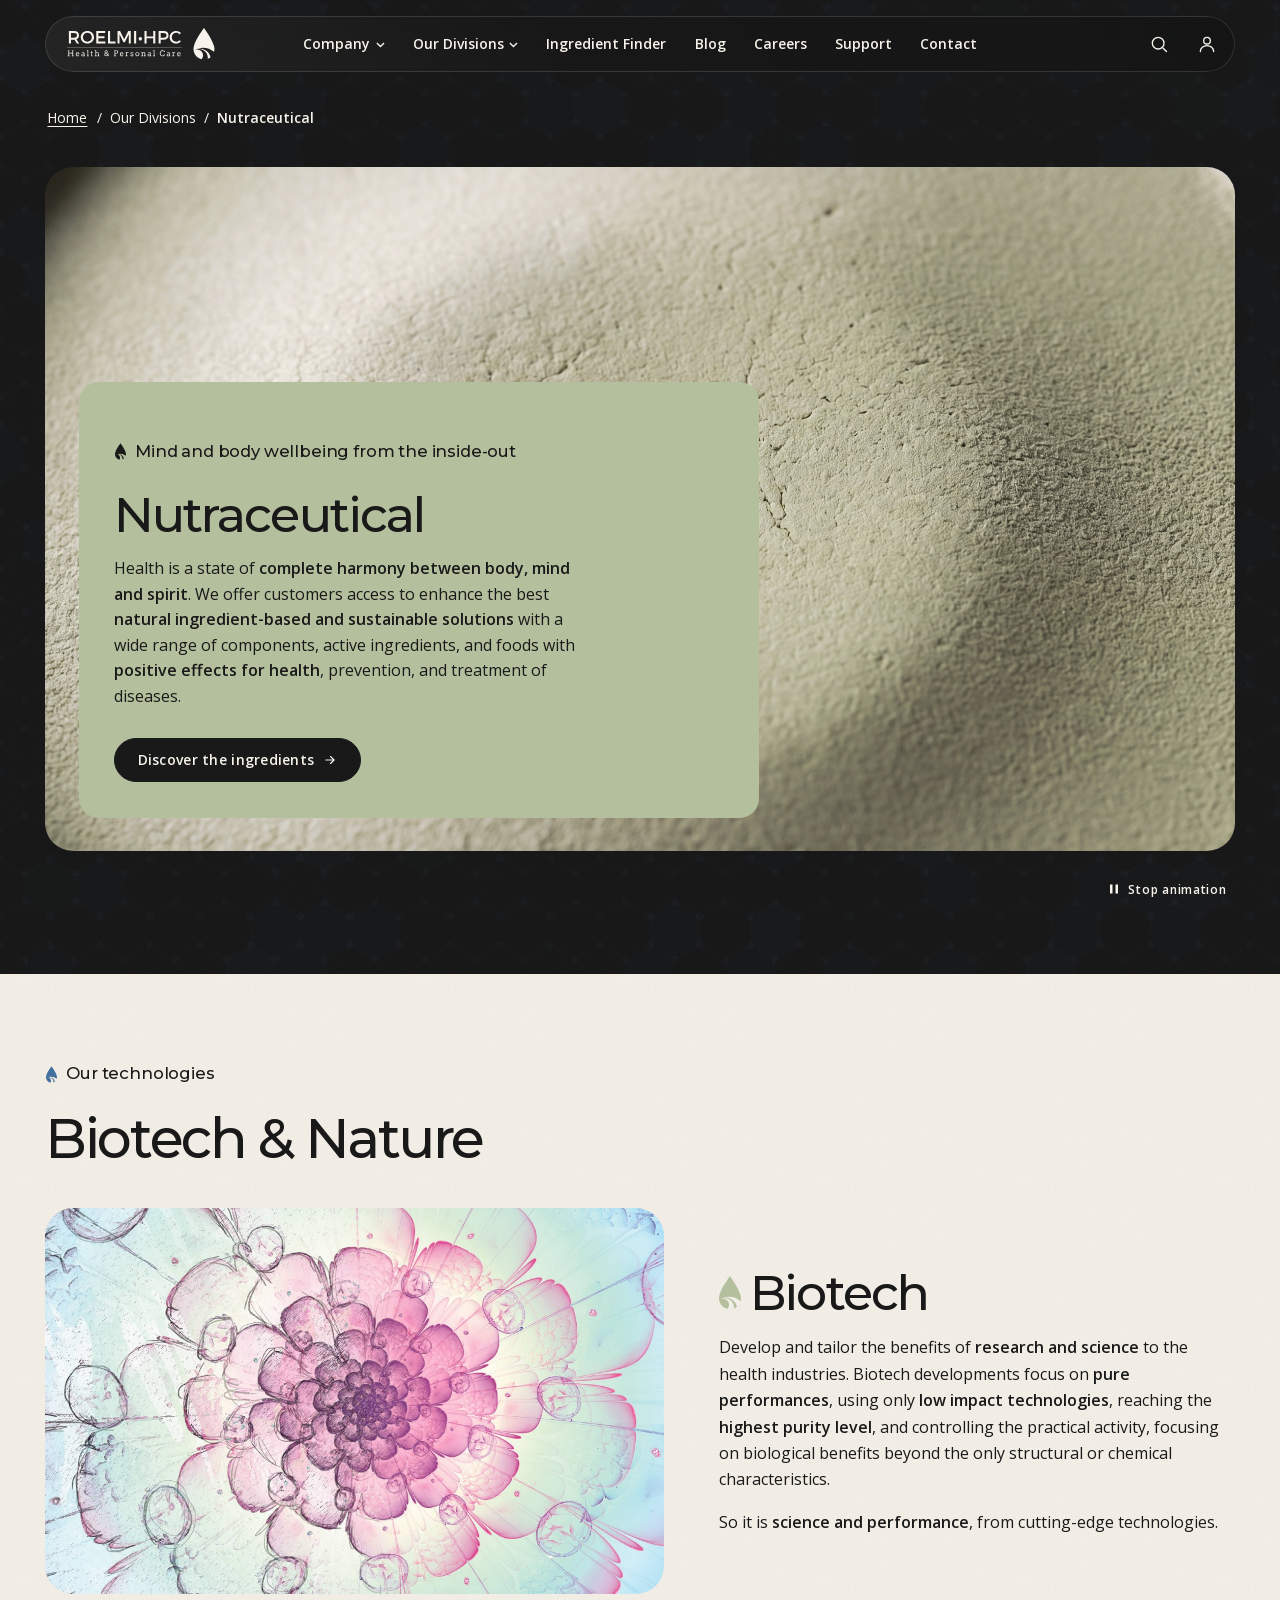
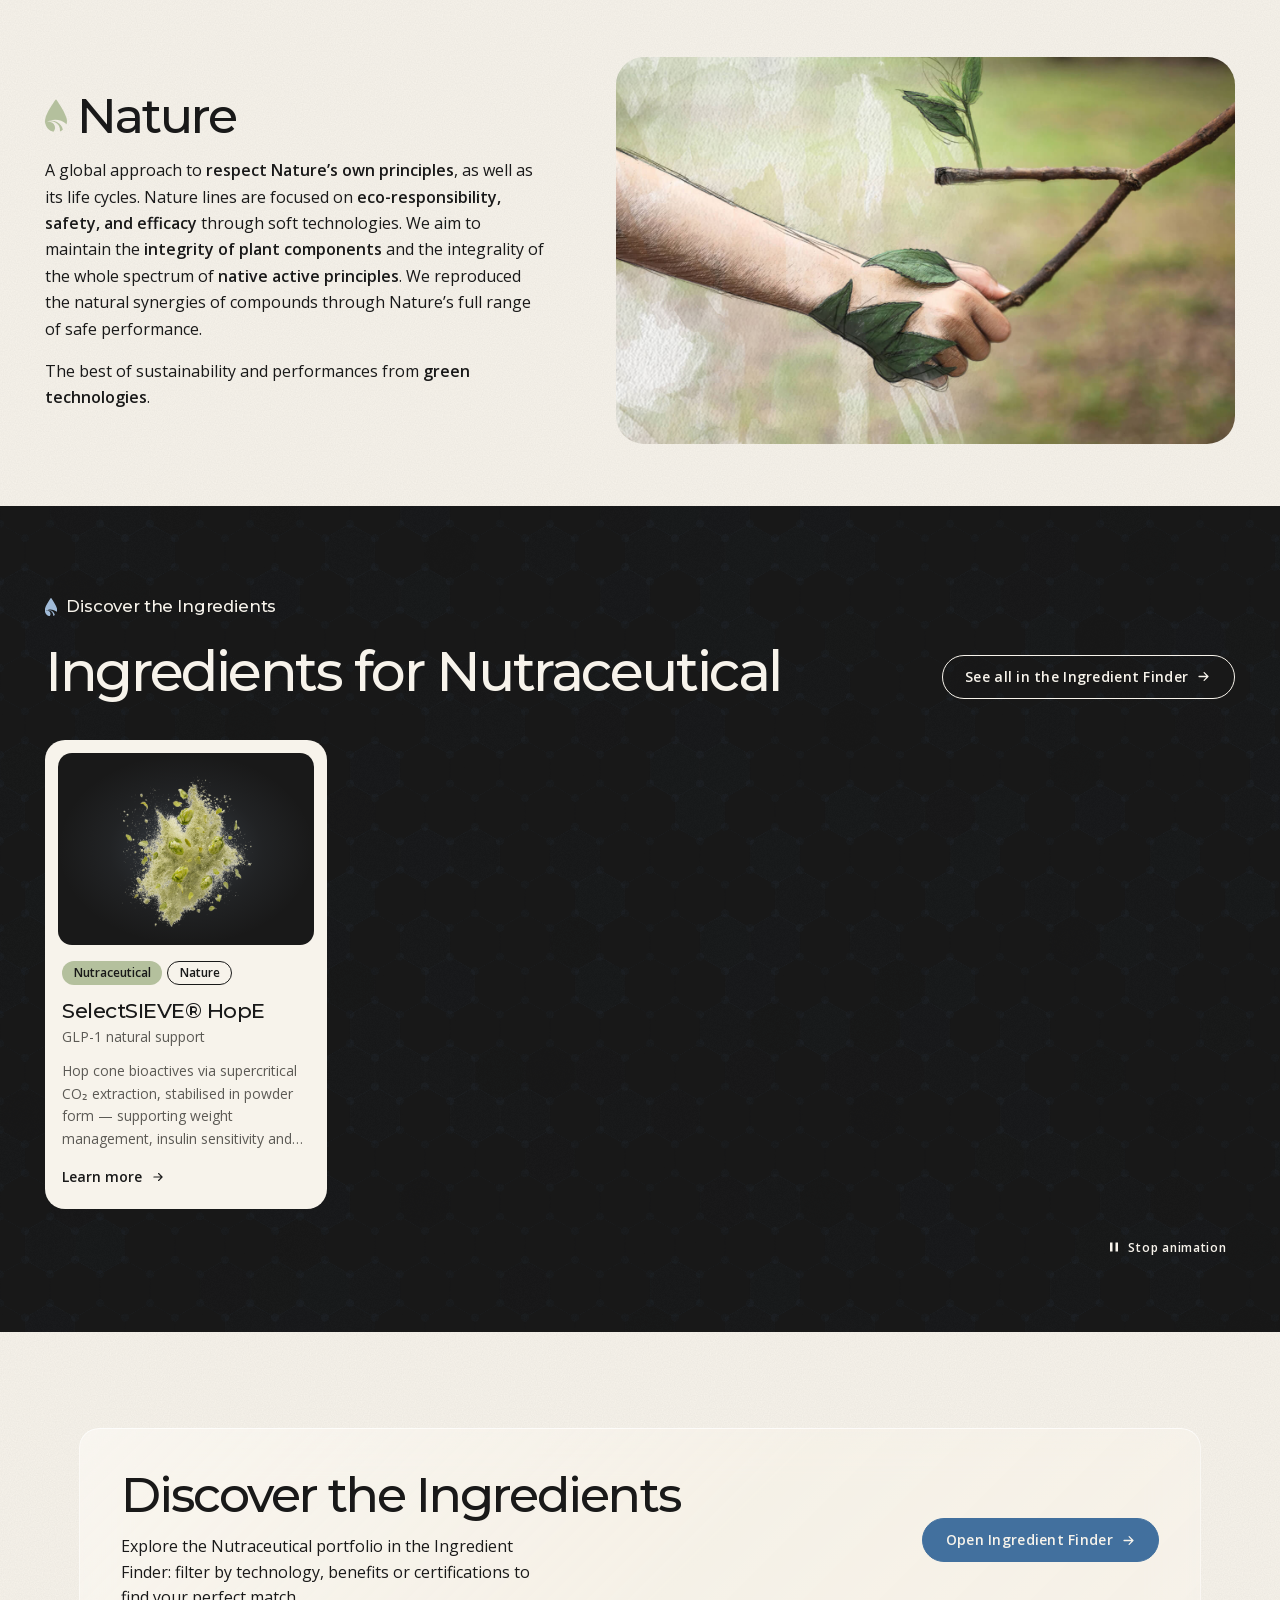
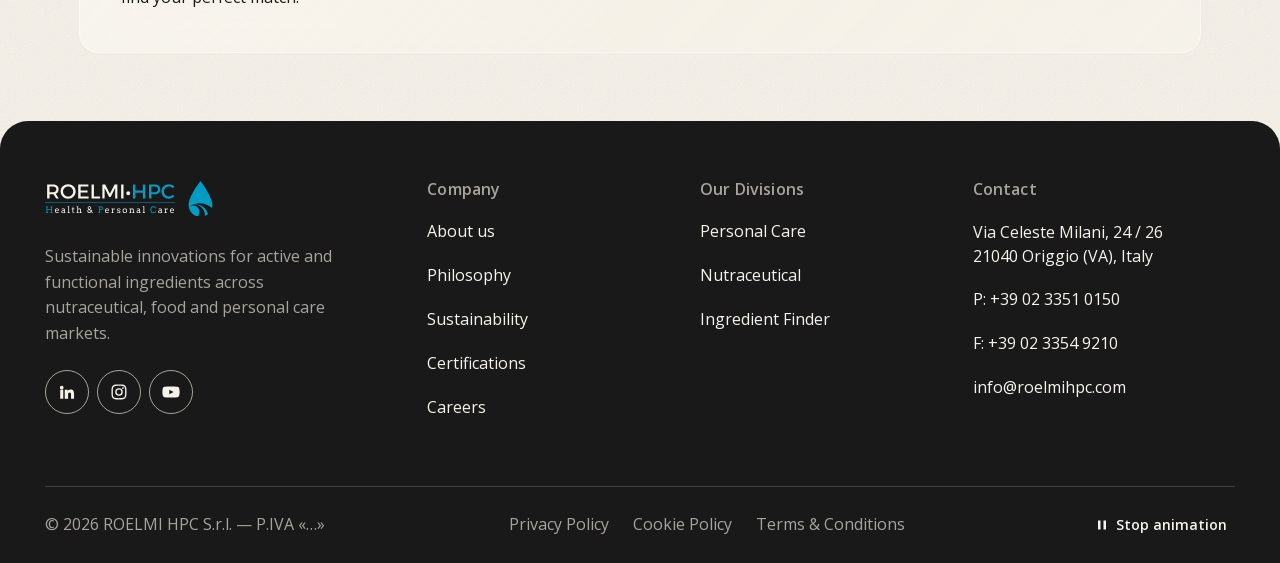
<file: nutraceutical.html>
<!DOCTYPE html>
<html lang="en" class="no-js">
<head>
  <meta charset="UTF-8">
  <meta name="viewport" content="width=device-width, initial-scale=1">
  <title>Nutraceutical — Mind and body wellbeing from the inside-out | ROELMI HPC</title>
  <meta name="description" content="Health is a state of complete harmony between body, mind and spirit.">
  <meta name="theme-color" content="#191919">
  <link rel="icon" href="images/favicon.svg" type="image/svg+xml">

  <meta property="og:type" content="website">
  <meta property="og:site_name" content="ROELMI HPC">
  <meta property="og:title" content="Nutraceutical | ROELMI HPC">
  <meta property="og:description" content="Mind and body wellbeing from the inside-out">
  <meta property="og:image" content="images/og-image.jpg">
  <meta name="twitter:card" content="summary_large_image">

  <script>document.documentElement.classList.replace('no-js', 'js');</script>

  <!-- Font serviti dal sito (GDPR) -->
  <link rel="preload" as="font" type="font/woff2" href="fonts/montserrat-latin.woff2" crossorigin>
  <link rel="preload" as="font" type="font/woff2" href="fonts/opensans-latin.woff2" crossorigin>

  <!-- CSS (finder.css: le schede degli ingredienti, come nel Finder) -->
  <link rel="stylesheet" href="css/fonts.css">
  <link rel="stylesheet" href="css/reset.css">
  <link rel="stylesheet" href="css/base.css">
  <link rel="stylesheet" href="css/header.css">
  <link rel="stylesheet" href="css/finder.css">
  <link rel="stylesheet" href="css/division.css">
  <link rel="stylesheet" href="css/footer.css">
</head>
<body class="dv-page dv-page--olive">

  <svg width="0" height="0" style="position:absolute" aria-hidden="true" focusable="false">
    <symbol id="logo-roelmi" viewBox="0 0 256 54">
      <path d="M12.0334 17.0172C15.3679 17.0172 17.286 15.5943 17.286 12.6599C17.286 9.81631 15.3679 8.45615 12.0334 8.45615L6.90418 8.45615L6.90418 17.0172L12.0334 17.0172ZM13.0217 20.263C12.7103 20.2932 12.3729 20.2932 12.0334 20.2932L6.90418 20.2932L6.90418 26.813L3.25401 26.813L3.25401 5.18224L12.0334 5.18224C17.5649 5.18224 20.748 7.87013 20.748 12.5648C20.748 16.0268 19.1413 18.4682 16.2675 19.5818L21.1178 26.813L16.9767 26.813L13.0217 20.263Z"/>
      <path d="M27.5157 15.9972C27.5157 20.2939 31.0729 23.6954 35.3026 23.6954C39.5388 23.6954 43.0008 20.2939 43.0008 15.9972C43.0008 11.7026 39.5388 8.36382 35.3026 8.36382C31.0383 8.36382 27.5157 11.7026 27.5157 15.9972M46.7397 15.9972C46.7397 22.1752 41.7337 26.9671 35.2723 26.9671C28.8132 26.9671 23.8072 22.1752 23.8072 15.9972C23.8072 9.78669 28.8132 5.08558 35.2723 5.08558C41.7337 5.08558 46.7397 9.81696 46.7397 15.9972"/>
      <path d="M54.2809 8.45615L54.2809 14.2969L64.8487 14.2969L64.8487 17.5751L54.2809 17.5751L54.2809 23.539L66.4553 23.539L66.4553 26.813L50.6351 26.813L50.6351 5.18008L66.0856 5.18008L66.0856 8.45615L54.2809 8.45615Z"/>
      <path d="M83.9182 23.5064L83.9182 26.8127L70.9069 26.8127L70.9069 5.1777L74.5549 5.1777L74.5549 23.5064L83.9182 23.5064Z"/>
      <path d="M106.911 26.8134L106.881 10.6493L100.052 24.558L97.6708 24.558L90.8418 10.6493L90.8418 26.8134L87.4122 26.8134L87.4122 5.17835L91.7349 5.17835L98.8774 19.552L105.983 5.17835L110.28 5.17835L110.28 26.8134L106.911 26.8134Z"/>
      <path d="M115.997 26.8162L119.642 26.8162L119.642 5.18333L115.997 5.18333L115.997 26.8162Z"/>
      <path d="M129.75 18.5313C129.75 20.2915 128.513 21.6236 126.814 21.6236C125.146 21.6236 123.91 20.2915 123.91 18.5313C123.91 16.7711 125.146 15.5018 126.814 15.5018C128.513 15.5018 129.75 16.7711 129.75 18.5313"/>
      <path fill="#009CC4" style="fill: var(--logo-accent, #009CC4)" d="M197.061 8.42653L194.929 11.0841C193.352 9.38232 191.097 8.33354 188.902 8.33354C184.575 8.33354 181.174 11.6723 181.174 15.9345C181.174 20.2009 184.575 23.5678 188.902 23.5678C191.064 23.5678 193.292 22.5796 194.929 21.001L197.091 23.4143C194.898 25.5767 191.776 26.9671 188.718 26.9671C182.382 26.9671 177.469 22.1752 177.469 15.9669C177.469 9.81696 182.443 5.08558 188.841 5.08558C191.899 5.08558 194.959 6.35709 197.061 8.42653ZM149.128 26.8134L149.128 17.8523L137.662 17.8523L137.662 26.8134L134.017 26.8134L134.017 5.17835L137.662 5.17835L137.662 14.5762L149.128 14.5762L149.128 5.17835L152.773 5.17835L152.773 26.8134L149.128 26.8134ZM167.083 20.2932C172.522 20.2932 175.642 17.4497 175.642 12.5648C175.642 7.87013 172.522 5.18224 167.083 5.18224L158.462 5.18224L158.462 26.813L162.107 26.813L162.107 20.2932L167.083 20.2932ZM172.154 12.6599C172.154 15.5943 170.266 17.0172 166.928 17.0172L162.107 17.0172L162.107 8.45615L166.928 8.45615C170.266 8.45615 172.154 9.81631 172.154 12.6599Z"/>
      <path fill="#009CC4" style="fill: var(--logo-accent, #009CC4)" d="M167.99 41.4119C167.698 40.9145 167.311 40.5275 166.826 40.242C166.346 39.9587 165.81 39.816 165.217 39.816C164.709 39.816 164.249 39.9241 163.829 40.1361C163.412 40.3501 163.053 40.6377 162.754 40.9967C162.454 41.3557 162.223 41.773 162.058 42.2444C161.894 42.718 161.809 43.2175 161.809 43.7387C161.809 44.3571 161.902 44.9064 162.086 45.3864C162.268 45.86 162.506 46.2579 162.8 46.5758C163.094 46.8893 163.442 47.1531 163.851 47.365C164.253 47.5791 164.709 47.6808 165.217 47.6808C165.905 47.6808 166.504 47.5164 167.012 47.1812C167.525 46.8525 167.959 46.3011 168.323 45.5378L169.473 46.0827C169.307 46.5498 169.025 47.0061 168.628 47.4451C168.232 47.8797 167.743 48.2343 167.164 48.5025C166.582 48.7728 165.935 48.9047 165.23 48.9047C164.554 48.9047 163.933 48.7771 163.364 48.5241C162.798 48.2689 162.296 47.9056 161.851 47.4321C161.409 46.965 161.07 46.4071 160.839 45.7605C160.605 45.1161 160.488 44.4414 160.488 43.7387C160.488 43.0337 160.605 42.3655 160.839 41.7384C161.07 41.1092 161.399 40.5642 161.818 40.1015C162.238 39.6387 162.739 39.2711 163.323 39.0008C163.905 38.7348 164.536 38.5986 165.217 38.5986C165.821 38.5986 166.346 38.6851 166.785 38.8559C167.226 39.0289 167.598 39.2343 167.908 39.4722C168.215 39.7101 168.478 39.9717 168.701 40.2463L169.395 40.2463L169.395 41.4119L167.99 41.4119ZM8.31148 38.7975L11.527 38.7975L11.527 39.9241L10.5885 39.9241L10.5885 47.5834L11.527 47.5834L11.527 48.7101L8.31148 48.7101L8.31148 47.5834L9.30404 47.5834L9.30404 44.0219L3.56929 44.0219L3.56929 47.5834L4.56401 47.5834L4.56401 48.7101L1.34632 48.7101L1.34632 47.5834L2.28914 47.5834L2.28914 39.9241L1.34632 39.9241L1.34632 38.7975L4.56401 38.7975L4.56401 39.9241L3.56929 39.9241L3.56929 42.9234L9.30404 42.9234L9.30404 39.9241L8.31148 39.9241L8.31148 38.7975ZM86.5788 38.9694C86.2026 38.8548 85.7982 38.7986 85.3506 38.7986L81.3436 38.7986L81.3436 39.9274L82.2843 39.9274L82.2843 47.5845L81.3436 47.5845L81.3436 48.709L84.5591 48.709L84.5591 47.5845L83.5666 47.5845L83.5666 44.1182L85.3268 44.1182C85.7895 44.1182 86.2069 44.049 86.5853 43.9084C86.9594 43.77 87.2838 43.5797 87.5541 43.3419C87.8244 43.1018 88.0341 42.8229 88.1812 42.5007C88.3304 42.1785 88.4039 41.8411 88.4039 41.4778C88.4039 41.041 88.3304 40.6561 88.179 40.321C88.0276 39.9836 87.8179 39.7047 87.5454 39.4798C87.273 39.2527 86.9508 39.0862 86.5788 38.9694ZM85.3506 43.0456L83.5666 43.0456L83.5666 39.9274L85.1884 39.9274C85.8371 39.9274 86.3107 40.0615 86.6091 40.3339C86.9032 40.6086 87.0524 40.9891 87.0524 41.4778C87.0524 41.7352 87.007 41.9601 86.9248 42.1568C86.8405 42.3536 86.7215 42.5158 86.5702 42.6477C86.4231 42.7796 86.2415 42.8748 86.0361 42.9461C85.8285 43.011 85.5993 43.0456 85.3506 43.0456Z"/>
      <path d="M18.3148 42.7781C18.0316 42.7781 17.7829 42.8192 17.5731 42.8992C17.3634 42.9814 17.1839 43.0938 17.0325 43.2452C16.8855 43.3966 16.7644 43.5804 16.6779 43.7966C16.5871 44.015 16.5222 44.2637 16.4768 44.5297L19.9907 44.5297C19.9734 44.2767 19.9302 44.0431 19.8675 43.8334C19.8026 43.6171 19.7096 43.4333 19.5755 43.2755C19.4458 43.1176 19.2793 42.9965 19.0717 42.91C18.8706 42.8214 18.6154 42.7781 18.3148 42.7781L18.3148 42.7781ZM16.4119 45.479C16.4119 45.6714 16.4249 45.8444 16.453 46.0044C16.4833 46.1623 16.5222 46.318 16.5763 46.4607C16.7384 46.8954 16.9958 47.2241 17.3504 47.4446C17.705 47.6652 18.1073 47.7776 18.557 47.7776C18.9095 47.7776 19.2512 47.7257 19.5885 47.6263C19.9215 47.529 20.2697 47.3776 20.6351 47.1657L21.1282 47.996C20.6805 48.3031 20.2372 48.5302 19.7853 48.6772C19.3355 48.8242 18.8706 48.8999 18.3862 48.8999C17.9299 48.8999 17.5039 48.8242 17.1169 48.6707C16.7255 48.5172 16.3903 48.2901 16.107 47.9896C15.8259 47.689 15.6053 47.3149 15.4475 46.8673C15.2875 46.4175 15.2096 45.892 15.2096 45.2952C15.2096 44.8108 15.2766 44.3545 15.4107 43.9264C15.5448 43.496 15.7502 43.1198 16.0184 42.7997C16.2843 42.4819 16.6173 42.2267 17.0131 42.0407C17.411 41.8504 17.8737 41.7575 18.3992 41.7575C18.9095 41.7575 19.3355 41.8353 19.6772 41.9888C20.021 42.1445 20.3 42.35 20.5162 42.6051C20.7324 42.8603 20.8946 43.1522 21.0049 43.4787C21.1152 43.8074 21.1952 44.1404 21.2406 44.4778C21.2579 44.6421 21.273 44.8108 21.2795 44.9838C21.2882 45.1525 21.2903 45.3168 21.2903 45.479L16.4119 45.479Z"/>
      <path d="M27.4217 47.878C27.5839 47.878 27.7439 47.8607 27.9061 47.8196C28.0682 47.7807 28.2218 47.7288 28.3623 47.6596C28.505 47.5925 28.6413 47.5125 28.7624 47.426C28.8835 47.3352 28.9873 47.2422 29.0716 47.1449L29.0759 45.6182L27.666 45.6182C27.4282 45.6182 27.2141 45.642 27.0195 45.6961C26.8248 45.748 26.6583 45.8215 26.5156 45.9253C26.3751 46.0248 26.2648 46.148 26.1848 46.2972C26.1069 46.4443 26.068 46.6151 26.068 46.8076C26.068 46.9871 26.1004 47.1406 26.1653 47.2768C26.2323 47.4066 26.3232 47.519 26.4421 47.6077C26.5632 47.6963 26.7059 47.7634 26.8724 47.8109C27.0368 47.8585 27.2206 47.878 27.4217 47.878L27.4217 47.878ZM29.0716 48.0812C28.8121 48.3213 28.5267 48.518 28.2174 48.6716C27.9061 48.8229 27.5493 48.9008 27.1535 48.9008C26.8227 48.9008 26.5178 48.8446 26.2432 48.7429C25.9664 48.637 25.7242 48.4943 25.5274 48.3148C25.3263 48.131 25.1684 47.9234 25.0581 47.6833C24.9479 47.4433 24.8916 47.1882 24.8916 46.9179C24.8916 46.6303 24.9327 46.3751 25.0192 46.1524C25.1036 45.9318 25.2182 45.7393 25.3587 45.5728C25.4993 45.4106 25.6658 45.2723 25.8561 45.1598C26.0464 45.0495 26.2432 44.9587 26.4529 44.8938C26.6583 44.8246 26.8703 44.7792 27.0865 44.7511C27.2984 44.723 27.506 44.7079 27.7049 44.7079C28.0163 44.7079 28.2802 44.7165 28.4942 44.7381C28.7083 44.7576 28.9029 44.7814 29.0759 44.8181L29.0824 44.2624C29.0824 44.0245 29.05 43.8148 28.9786 43.6396C28.9073 43.4623 28.8099 43.3153 28.6824 43.2006C28.5569 43.086 28.4077 42.9995 28.2304 42.9433C28.0531 42.8849 27.8585 42.859 27.6379 42.859C27.4303 42.859 27.2357 42.8741 27.0497 42.9001C26.8594 42.9303 26.6864 42.9671 26.5243 43.0104C26.3599 43.0579 26.2086 43.1098 26.0702 43.166C25.9339 43.2288 25.8193 43.2871 25.722 43.352L25.322 42.5108C25.482 42.4049 25.6636 42.3097 25.8518 42.2189C26.0442 42.1281 26.2453 42.0546 26.4572 41.9897C26.667 41.927 26.8832 41.8772 27.106 41.8405C27.3265 41.8037 27.5428 41.7864 27.7547 41.7864C28.1482 41.7864 28.5007 41.8297 28.8164 41.927C29.1278 42.02 29.396 42.1627 29.6122 42.3595C29.8306 42.5584 29.9993 42.8071 30.116 43.1098C30.235 43.4147 30.2934 43.7759 30.2934 44.1975L30.2869 47.5839L31.0372 47.5839L31.0372 48.7083L29.0716 48.7083L29.0716 48.0812Z"/>
      <path d="M34.5012 38.5337L36.7004 38.5337L36.7004 47.5856L37.7167 47.5856L37.7167 48.7079L34.5012 48.7079L34.5012 47.5856L35.483 47.5856L35.483 39.6603L34.5012 39.6603L34.5012 38.5337Z"/>
      <path d="M43.0136 41.9335L44.6008 41.9335L44.6008 42.9217L43.0006 42.9217L42.9812 46.8335C42.9812 47.0995 43.0136 47.3157 43.0742 47.4801C43.1347 47.6466 43.2342 47.759 43.3682 47.8239C43.5023 47.8866 43.6537 47.9212 43.8245 47.9212C44.0062 47.9212 44.1705 47.9018 44.3089 47.8693C44.4494 47.8347 44.5987 47.7807 44.7652 47.7028L45.0463 48.5202C44.8365 48.6283 44.6181 48.717 44.3889 48.7775C44.1554 48.8402 43.8851 48.8748 43.5693 48.8748C43.2709 48.8748 43.0136 48.8338 42.793 48.7624C42.5746 48.691 42.3887 48.5699 42.2395 48.4034C42.0881 48.2326 41.9756 48.0056 41.9021 47.7179C41.8264 47.4325 41.7918 47.0757 41.7918 46.6497L41.8113 42.9217L40.7301 42.9217L40.7301 41.9335L41.8243 41.9335L41.8243 40.3138L43.0136 39.7516L43.0136 41.9335Z"/>
      <path d="M48.2687 38.5337L50.4138 38.5337L50.4138 42.6812L50.4549 42.6812C50.5739 42.558 50.7166 42.4455 50.8766 42.3396C51.0345 42.2315 51.2031 42.1385 51.3761 42.0606C51.5491 41.9828 51.7308 41.9179 51.9167 41.8768C52.1027 41.8336 52.3016 41.8119 52.5049 41.8119C52.8682 41.8119 53.1969 41.8617 53.4888 41.9612C53.7786 42.0628 54.0294 42.2163 54.2327 42.4174C54.4381 42.625 54.596 42.8867 54.7084 43.2067C54.8187 43.5289 54.8728 43.9052 54.8728 44.3441L54.8728 47.5856L55.8934 47.5856L55.8934 48.7079L52.6779 48.7079L52.6779 47.5856L53.6056 47.5856L53.6056 44.4933C53.6056 43.9744 53.4737 43.5786 53.212 43.3127C52.9482 43.0424 52.5698 42.9083 52.0767 42.9083C51.7935 42.9083 51.5123 42.9775 51.2247 43.1072C50.9393 43.2435 50.6647 43.4078 50.4138 43.6111L50.4138 47.5856L51.3956 47.5856L51.3956 48.7079L48.1779 48.7079L48.1779 47.5856L49.2007 47.5856L49.2007 39.6603L48.2687 39.6603L48.2687 38.5337Z"/>
      <path d="M68.7198 42.0012C68.8344 41.8757 68.9296 41.7395 69.0074 41.5773C69.0853 41.4195 69.1242 41.253 69.1242 41.0778C69.1242 40.894 69.0853 40.7167 69.0053 40.5502C68.9252 40.3793 68.815 40.2301 68.6809 40.0961C68.5447 39.9685 68.3868 39.8625 68.2073 39.789C68.0257 39.709 67.8332 39.6722 67.6364 39.6722C67.4159 39.6722 67.2191 39.709 67.0418 39.7825C66.8666 39.8539 66.7131 39.9533 66.5877 40.0766C66.4622 40.2042 66.3628 40.3512 66.2936 40.5199C66.2244 40.6886 66.1876 40.868 66.1876 41.0627C66.1876 41.2486 66.233 41.4411 66.3239 41.6422C66.4147 41.8476 66.5747 42.0595 66.8104 42.2823L67.3921 42.8229C67.6516 42.7126 67.8916 42.5872 68.1187 42.4574C68.3457 42.3277 68.5447 42.1741 68.7198 42.0012L68.7198 42.0012ZM66.6871 44.356C66.5358 44.4144 66.4039 44.4987 66.2849 44.6069C66.1638 44.7128 66.06 44.8361 65.9714 44.9723C65.8849 45.1107 65.82 45.2599 65.7703 45.4178C65.7227 45.5756 65.6989 45.7378 65.6989 45.8978C65.6989 46.1508 65.7465 46.3844 65.846 46.6006C65.9454 46.819 66.0795 47.0028 66.2503 47.1607C66.4233 47.3186 66.6266 47.4418 66.858 47.5305C67.0937 47.6191 67.3424 47.6645 67.6083 47.6645C67.8332 47.6645 68.0473 47.6321 68.2484 47.5759C68.4495 47.5197 68.6355 47.4418 68.8106 47.3402C68.9836 47.2385 69.1458 47.1131 69.2907 46.9747C69.4377 46.832 69.5761 46.6785 69.7016 46.512L67.2148 44.1117L66.6871 44.356ZM72.0175 48.7479L70.4714 47.2558C70.2876 47.4829 70.093 47.6905 69.8767 47.8808C69.6626 48.0667 69.4356 48.2289 69.1934 48.3652C68.9512 48.5057 68.696 48.6117 68.4214 48.6895C68.1489 48.763 67.8613 48.8041 67.5543 48.8041C67.1348 48.8041 66.7369 48.7263 66.3693 48.5771C66.0017 48.43 65.6816 48.2289 65.407 47.9716C65.1345 47.7121 64.9204 47.4094 64.7647 47.0569C64.6069 46.7066 64.529 46.3282 64.529 45.9238C64.529 45.6578 64.5701 45.3983 64.6501 45.1475C64.728 44.8988 64.8404 44.6631 64.981 44.4447C65.1259 44.2284 65.2902 44.0295 65.4783 43.8543C65.6686 43.6835 65.9671 43.4911 66.3649 43.29L65.9325 42.8704C65.8222 42.7667 65.7097 42.6456 65.6038 42.5093C65.4978 42.3753 65.4048 42.2282 65.3227 42.0725C65.2426 41.9168 65.1756 41.7525 65.1259 41.5838C65.0761 41.413 65.0502 41.2421 65.0502 41.0778C65.0502 40.7296 65.1194 40.4074 65.2535 40.1047C65.3897 39.8041 65.5713 39.5403 65.807 39.3197C66.0384 39.0949 66.3152 38.9219 66.6266 38.7943C66.9423 38.6645 67.2775 38.6018 67.6364 38.6018C68.0149 38.6018 68.3652 38.6667 68.6895 38.8029C69.0139 38.937 69.2929 39.1208 69.5307 39.3457C69.7686 39.5706 69.9502 39.8344 70.0865 40.1371C70.2205 40.4356 70.2876 40.7513 70.2876 41.0778C70.2876 41.3395 70.2638 41.5687 70.2119 41.7698C70.1578 41.9666 70.0865 42.1439 69.987 42.3017C69.894 42.4574 69.7794 42.6001 69.6453 42.7299C69.5134 42.8575 69.3707 42.9764 69.2215 43.0845C69.0723 43.197 68.9144 43.2964 68.7587 43.3829C68.6031 43.4716 68.4409 43.5603 68.2744 43.6403L70.2746 45.5043C70.4173 45.1864 70.5276 44.8707 70.6119 44.5636C70.6984 44.2501 70.7655 43.9668 70.813 43.7116L72.0413 43.7116C71.9678 44.1225 71.8553 44.5506 71.7018 44.9896C71.5483 45.4308 71.3536 45.8611 71.1201 46.2827L72.9236 47.9586L72.0175 48.7479Z"/>
      <path d="M94.5772 42.7781C94.2918 42.7781 94.0452 42.8192 93.8333 42.8992C93.6236 42.9814 93.4419 43.0938 93.2949 43.2452C93.1435 43.3966 93.0267 43.5804 92.9381 43.7966C92.8473 44.015 92.7802 44.2637 92.7391 44.5297L96.2487 44.5297C96.2314 44.2767 96.1925 44.0431 96.1298 43.8334C96.0671 43.6171 95.9676 43.4333 95.8379 43.2755C95.706 43.1176 95.5416 42.9965 95.334 42.91C95.1286 42.8214 94.8778 42.7781 94.5772 42.7781L94.5772 42.7781ZM92.6743 45.479C92.6743 45.6714 92.6872 45.8444 92.7153 46.0044C92.7456 46.1623 92.7845 46.318 92.8343 46.4607C92.9986 46.8954 93.256 47.2241 93.6128 47.4446C93.9674 47.6652 94.3696 47.7776 94.8172 47.7776C95.1719 47.7776 95.5135 47.7257 95.8465 47.6263C96.1817 47.529 96.532 47.3776 96.8996 47.1657L97.3883 47.996C96.9429 48.3031 96.4953 48.5302 96.0498 48.6772C95.5979 48.8242 95.1329 48.8999 94.6486 48.8999C94.1901 48.8999 93.7663 48.8242 93.3749 48.6707C92.9857 48.5172 92.6483 48.2901 92.3694 47.9896C92.0882 47.689 91.8698 47.3149 91.7098 46.8673C91.5498 46.4175 91.4698 45.892 91.4698 45.2952C91.4698 44.8108 91.539 44.3545 91.6731 43.9264C91.8093 43.496 92.0104 43.1198 92.2764 42.7997C92.5467 42.4819 92.8775 42.2267 93.2733 42.0407C93.6711 41.8504 94.1361 41.7575 94.6615 41.7575C95.1719 41.7575 95.5979 41.8353 95.9395 41.9888C96.2833 42.1445 96.5623 42.35 96.7764 42.6051C96.9926 42.8603 97.157 43.1522 97.2673 43.4787C97.3797 43.8074 97.4554 44.1404 97.4986 44.4778C97.5202 44.6421 97.5354 44.8108 97.5419 44.9838C97.5484 45.1525 97.5527 45.3168 97.5527 45.479L92.6743 45.479Z"/>
      <path d="M106.221 43.3674L104.978 43.3674L104.978 42.95C104.833 42.95 104.688 42.976 104.537 43.0322C104.385 43.0841 104.245 43.1684 104.115 43.2809C103.983 43.3912 103.871 43.5317 103.771 43.7025C103.674 43.8734 103.603 44.0788 103.561 44.3145L103.561 47.5819L104.71 47.5819L104.71 48.7107L101.347 48.7107L101.347 47.5819L102.283 47.5819L102.29 43.056L101.347 43.056L101.347 41.9337L103.512 41.9337L103.512 42.87C103.594 42.7295 103.68 42.6019 103.78 42.4808C103.877 42.3597 103.983 42.2559 104.104 42.1672C104.225 42.0786 104.357 42.0072 104.504 41.9596C104.649 41.9077 104.807 41.8818 104.978 41.8818L105.618 41.8818C105.819 41.8818 106.02 41.8861 106.221 41.8948L106.221 43.3674Z"/>
      <path d="M113.552 43.285C113.468 43.1574 113.358 43.0514 113.221 42.9714C113.087 42.8914 112.936 42.8309 112.772 42.7941C112.607 42.7595 112.443 42.7379 112.287 42.7379C112.112 42.7379 111.952 42.7595 111.807 42.7984C111.66 42.8374 111.537 42.8936 111.429 42.9693C111.327 43.0428 111.243 43.1315 111.184 43.2396C111.124 43.3477 111.098 43.4645 111.098 43.5985C111.098 43.8234 111.167 44.0029 111.301 44.1348C111.44 44.2689 111.671 44.3943 111.993 44.5024L113.293 44.963C113.853 45.149 114.262 45.4042 114.515 45.7264C114.774 46.0507 114.904 46.4356 114.904 46.8854C114.904 47.186 114.843 47.4628 114.724 47.7115C114.603 47.9645 114.432 48.1785 114.212 48.3515C113.993 48.531 113.73 48.6651 113.418 48.7646C113.109 48.8619 112.765 48.9138 112.382 48.9138C111.857 48.9138 111.429 48.8273 111.098 48.6564C110.765 48.4856 110.51 48.265 110.332 47.9818L109.651 47.9818L109.651 46.8573L111.005 46.8573C111.005 47.0433 111.046 47.2055 111.124 47.3395C111.206 47.4736 111.314 47.5796 111.446 47.6617C111.578 47.7461 111.731 47.8088 111.896 47.8455C112.067 47.8866 112.237 47.9082 112.41 47.9082C112.581 47.9082 112.743 47.8866 112.904 47.8434C113.059 47.8023 113.198 47.7417 113.319 47.6596C113.438 47.5796 113.531 47.4822 113.602 47.3698C113.671 47.2552 113.706 47.1254 113.706 46.9827C113.706 46.7643 113.637 46.5784 113.492 46.427C113.353 46.2756 113.113 46.1372 112.772 46.0161L111.476 45.5317C110.949 45.3458 110.557 45.1057 110.302 44.816C110.047 44.5241 109.922 44.1608 109.922 43.7261C109.922 43.4385 109.976 43.1725 110.082 42.9282C110.185 42.686 110.341 42.4741 110.546 42.2968C110.748 42.1194 110.992 41.981 111.288 41.8837C111.578 41.7843 111.913 41.7324 112.287 41.7324C112.772 41.7324 113.176 41.7994 113.505 41.9335C113.831 42.0697 114.125 42.3011 114.387 42.6276L115.021 42.6276L115.021 43.7542L113.678 43.7542C113.678 43.5704 113.639 43.4147 113.552 43.285"/>
      <path d="M119.603 45.3207C119.603 45.7099 119.657 46.0602 119.768 46.3759C119.878 46.6873 120.032 46.9555 120.228 47.176C120.419 47.3966 120.646 47.5674 120.901 47.6885C121.156 47.8053 121.426 47.8659 121.714 47.8659C122.014 47.8659 122.293 47.8075 122.555 47.6907C122.812 47.5739 123.042 47.4031 123.23 47.1825C123.422 46.962 123.574 46.6982 123.682 46.3803C123.792 46.071 123.846 45.7164 123.846 45.3207C123.846 44.9142 123.792 44.5509 123.682 44.2308C123.574 43.9129 123.422 43.647 123.234 43.4329C123.044 43.2188 122.819 43.0566 122.557 42.9485C122.298 42.8382 122.014 42.7842 121.714 42.7842C121.426 42.7842 121.156 42.8382 120.901 42.9485C120.646 43.0566 120.419 43.2188 120.228 43.4329C120.032 43.647 119.878 43.9129 119.768 44.2308C119.657 44.5509 119.603 44.9142 119.603 45.3207M118.315 45.3207C118.317 44.7866 118.405 44.2979 118.572 43.8546C118.741 43.4178 118.974 43.0393 119.277 42.7236C119.575 42.4057 119.934 42.1614 120.347 41.9949C120.762 41.8241 121.219 41.7397 121.714 41.7397C122.216 41.7397 122.674 41.8241 123.093 41.9949C123.507 42.1614 123.865 42.4057 124.162 42.715C124.456 43.0264 124.687 43.4026 124.856 43.8438C125.018 44.2849 125.1 44.7714 125.1 45.3099C125.1 45.8353 125.018 46.3219 124.856 46.763C124.687 47.2085 124.456 47.5869 124.162 47.9026C123.865 48.2227 123.507 48.4713 123.093 48.6465C122.674 48.826 122.216 48.9125 121.714 48.9125C121.204 48.9125 120.741 48.826 120.326 48.6487C119.915 48.4757 119.558 48.2313 119.264 47.9156C118.968 47.5977 118.736 47.2193 118.57 46.7825C118.405 46.3414 118.317 45.8526 118.315 45.3207"/>
      <path d="M133.018 47.5845L133.974 47.5845L133.974 44.4901C133.974 43.9711 133.842 43.5797 133.576 43.3094C133.312 43.0434 132.934 42.9094 132.445 42.9094C132.16 42.9094 131.874 42.9764 131.587 43.1126C131.299 43.2467 131.024 43.4154 130.769 43.6143L130.769 47.5845L131.723 47.5845L131.723 48.7111L128.559 48.7111L128.559 47.5845L129.502 47.5845L129.502 43.0586L128.559 43.0586L128.559 41.9363L130.715 41.9363L130.715 42.7321L130.73 42.7321C130.875 42.6045 131.029 42.4855 131.189 42.3753C131.355 42.2585 131.526 42.1612 131.706 42.079C131.883 41.9947 132.071 41.9298 132.263 41.8844C132.458 41.8346 132.661 41.813 132.875 41.813C133.239 41.813 133.565 41.8606 133.857 41.9579C134.147 42.0617 134.393 42.2152 134.601 42.4185C134.806 42.6239 134.964 42.8877 135.077 43.2056C135.187 43.5278 135.241 43.9062 135.241 44.3409L135.241 47.5845L136.184 47.5845L136.184 48.7111L133.018 48.7111L133.018 47.5845Z"/>
      <path d="M141.969 47.878C142.131 47.878 142.291 47.8607 142.453 47.8196C142.615 47.7807 142.769 47.7288 142.909 47.6596C143.052 47.5925 143.188 47.5125 143.31 47.426C143.431 47.3352 143.534 47.2422 143.619 47.1449L143.623 45.6182L142.213 45.6182C141.975 45.6182 141.761 45.642 141.567 45.6961C141.372 45.748 141.205 45.8215 141.063 45.9253C140.922 46.0248 140.81 46.148 140.732 46.2972C140.654 46.4443 140.615 46.6151 140.615 46.8076C140.615 46.9871 140.648 47.1406 140.712 47.2768C140.779 47.4066 140.87 47.519 140.989 47.6077C141.11 47.6963 141.253 47.7634 141.42 47.8109C141.584 47.8585 141.768 47.878 141.969 47.878L141.969 47.878ZM143.619 48.0812C143.359 48.3213 143.074 48.518 142.765 48.6716C142.453 48.8229 142.096 48.9008 141.701 48.9008C141.37 48.9008 141.065 48.8446 140.79 48.7429C140.514 48.637 140.271 48.4943 140.075 48.3148C139.873 48.131 139.716 47.9234 139.605 47.6833C139.495 47.4433 139.439 47.1882 139.439 46.9179C139.439 46.6303 139.48 46.3751 139.566 46.1524C139.651 45.9318 139.765 45.7393 139.906 45.5728C140.046 45.4106 140.213 45.2723 140.405 45.1598C140.594 45.0495 140.79 44.9587 141 44.8938C141.205 44.8246 141.417 44.7792 141.634 44.7511C141.846 44.723 142.053 44.7079 142.252 44.7079C142.563 44.7079 142.827 44.7165 143.041 44.7381C143.255 44.7576 143.45 44.7814 143.623 44.8181L143.63 44.2624C143.63 44.0245 143.597 43.8148 143.526 43.6396C143.454 43.4623 143.357 43.3153 143.23 43.2006C143.104 43.086 142.955 42.9995 142.778 42.9433C142.6 42.8849 142.406 42.859 142.185 42.859C141.977 42.859 141.783 42.8741 141.597 42.9001C141.407 42.9303 141.234 42.9671 141.071 43.0104C140.907 43.0579 140.756 43.1098 140.617 43.166C140.481 43.2288 140.366 43.2871 140.269 43.352L139.869 42.5108C140.029 42.4049 140.211 42.3097 140.399 42.2189C140.591 42.1281 140.792 42.0546 141.004 41.9897C141.214 41.927 141.43 41.8772 141.651 41.8405C141.874 41.8037 142.09 41.7864 142.302 41.7864C142.695 41.7864 143.048 41.8297 143.364 41.927C143.675 42.02 143.943 42.1627 144.159 42.3595C144.378 42.5584 144.546 42.8071 144.663 43.1098C144.78 43.4147 144.841 43.7759 144.841 44.1975L144.834 47.5839L145.584 47.5839L145.584 48.7083L143.619 48.7083L143.619 48.0812Z"/>
      <path d="M149.048 38.5337L151.248 38.5337L151.248 47.5856L152.264 47.5856L152.264 48.7079L149.048 48.7079L149.048 47.5856L150.03 47.5856L150.03 39.6603L149.048 39.6603L149.048 38.5337Z"/>
      <path d="M175.016 47.878C175.179 47.878 175.337 47.8607 175.499 47.8196C175.661 47.7807 175.814 47.7288 175.957 47.6596C176.102 47.5925 176.234 47.5125 176.355 47.426C176.478 47.3352 176.58 47.2422 176.664 47.1449L176.671 45.6182L175.259 45.6182C175.021 45.6182 174.809 45.642 174.612 45.6961C174.422 45.748 174.253 45.8215 174.113 45.9253C173.968 46.0248 173.86 46.148 173.78 46.2972C173.704 46.4443 173.663 46.6151 173.663 46.8076C173.663 46.9871 173.695 47.1406 173.76 47.2768C173.827 47.4066 173.92 47.519 174.039 47.6077C174.158 47.6963 174.301 47.7634 174.467 47.8109C174.634 47.8585 174.815 47.878 175.016 47.878L175.016 47.878ZM176.664 48.0812C176.407 48.3213 176.124 48.518 175.812 48.6716C175.499 48.8229 175.146 48.9008 174.748 48.9008C174.415 48.9008 174.113 48.8446 173.836 48.7429C173.559 48.637 173.321 48.4943 173.122 48.3148C172.919 48.131 172.763 47.9234 172.653 47.6833C172.541 47.4433 172.484 47.1882 172.484 46.9179C172.484 46.6303 172.528 46.3751 172.614 46.1524C172.698 45.9318 172.811 45.7393 172.954 45.5728C173.094 45.4106 173.263 45.2723 173.451 45.1598C173.641 45.0495 173.84 44.9587 174.046 44.8938C174.253 44.8246 174.463 44.7792 174.679 44.7511C174.895 44.723 175.101 44.7079 175.298 44.7079C175.611 44.7079 175.875 44.7165 176.089 44.7381C176.301 44.7576 176.498 44.7814 176.671 44.8181L176.677 44.2624C176.677 44.0245 176.643 43.8148 176.576 43.6396C176.502 43.4623 176.405 43.3153 176.277 43.2006C176.152 43.086 176 42.9995 175.825 42.9433C175.648 42.8849 175.451 42.859 175.233 42.859C175.027 42.859 174.831 42.8741 174.645 42.9001C174.454 42.9303 174.281 42.9671 174.117 43.0104C173.953 43.0579 173.801 43.1098 173.665 43.166C173.531 43.2288 173.412 43.2871 173.317 43.352L172.917 42.5108C173.079 42.4049 173.256 42.3097 173.449 42.2189C173.641 42.1281 173.84 42.0546 174.052 41.9897C174.266 41.927 174.478 41.8772 174.701 41.8405C174.921 41.8037 175.135 41.7864 175.349 41.7864C175.743 41.7864 176.096 41.8297 176.409 41.927C176.723 42.02 176.989 42.1627 177.205 42.3595C177.425 42.5584 177.592 42.8071 177.711 43.1098C177.83 43.4147 177.888 43.7759 177.888 44.1975L177.882 47.5839L178.632 47.5839L178.632 48.7083L176.664 48.7083L176.664 48.0812Z"/>
      <path d="M187.021 43.3674L185.777 43.3674L185.777 42.95C185.632 42.95 185.488 42.976 185.336 43.0322C185.185 43.0841 185.044 43.1684 184.915 43.2809C184.783 43.3912 184.67 43.5317 184.573 43.7025C184.473 43.8734 184.402 44.0788 184.361 44.3145L184.361 47.5819L185.509 47.5819L185.509 48.7107L182.147 48.7107L182.147 47.5819L183.083 47.5819L183.089 43.056L182.147 43.056L182.147 41.9337L184.313 41.9337L184.313 42.87C184.393 42.7295 184.48 42.6019 184.579 42.4808C184.677 42.3597 184.783 42.2559 184.904 42.1672C185.025 42.0786 185.157 42.0072 185.304 41.9596C185.451 41.9077 185.607 41.8818 185.777 41.8818L186.417 41.8818C186.619 41.8818 186.82 41.8861 187.021 41.8948L187.021 43.3674Z"/>
      <path d="M193.624 42.7781C193.339 42.7781 193.092 42.8192 192.878 42.8992C192.668 42.9814 192.489 43.0938 192.342 43.2452C192.19 43.3966 192.074 43.5804 191.985 43.7966C191.894 44.015 191.827 44.2637 191.786 44.5297L195.296 44.5297C195.278 44.2767 195.239 44.0431 195.177 43.8334C195.112 43.6171 195.015 43.4333 194.885 43.2755C194.753 43.1176 194.586 42.9965 194.381 42.91C194.176 42.8214 193.925 42.7781 193.624 42.7781L193.624 42.7781ZM191.719 45.479C191.719 45.6714 191.734 45.8444 191.762 46.0044C191.793 46.1623 191.831 46.318 191.881 46.4607C192.043 46.8954 192.303 47.2241 192.66 47.4446C193.014 47.6652 193.417 47.7776 193.866 47.7776C194.219 47.7776 194.56 47.7257 194.893 47.6263C195.226 47.529 195.579 47.3776 195.944 47.1657L196.435 47.996C195.99 48.3031 195.542 48.5302 195.095 48.6772C194.645 48.8242 194.18 48.8999 193.695 48.8999C193.237 48.8999 192.813 48.8242 192.422 48.6707C192.033 48.5172 191.695 48.2901 191.416 47.9896C191.135 47.689 190.915 47.3149 190.755 46.8673C190.597 46.4175 190.517 45.892 190.517 45.2952C190.517 44.8108 190.584 44.3545 190.72 43.9264C190.854 43.496 191.057 43.1198 191.323 42.7997C191.594 42.4819 191.924 42.2267 192.32 42.0407C192.72 41.8504 193.181 41.7575 193.708 41.7575C194.219 41.7575 194.645 41.8353 194.986 41.9888C195.33 42.1445 195.607 42.35 195.821 42.6051C196.037 42.8603 196.204 43.1522 196.314 43.4787C196.424 43.8074 196.5 44.1404 196.546 44.4778C196.567 44.6421 196.582 44.8108 196.589 44.9838C196.593 45.1525 196.6 45.3168 196.6 45.479L191.719 45.479Z"/>
      <path fill="#009CC4" style="fill: var(--logo-accent, #009CC4)" d="M198.208 33.4845L0.41086 33.4845C0.185968 33.4845 0 33.3028 0 33.0758C0 32.8465 0.185968 32.6627 0.41086 32.6627L198.208 32.6627C198.435 32.6627 198.618 32.8465 198.618 33.0758C198.618 33.3028 198.435 33.4845 198.208 33.4845"/>
      <path fill="#009CC4" style="fill: var(--logo-accent, #009CC4)" d="M219.592 39.0469L219.592 39.0469C219.413 39.1744 219.246 39.3085 219.08 39.4447C220.325 46.6456 225.814 52.3868 232.882 54C235.897 50.6007 236.325 45.4714 233.62 41.5769C230.452 37.0142 224.192 35.8746 219.625 39.0252C226.547 34.242 236.04 35.9632 240.844 42.8765C243.029 46.025 243.863 49.7033 243.478 53.2345C245.208 52.5598 246.808 51.6321 248.236 50.4947C247.749 48.1096 246.783 45.785 245.308 43.6636C239.666 35.5437 228.681 33.3381 220.377 38.5041C231.189 31.5173 245.148 32.9142 254.362 41.2806C254.809 39.7086 255.052 38.05 255.052 36.3373C255.052 34.3717 254.729 32.4861 254.148 30.7129C250.818 18.3914 236.928 0 236.928 0C236.928 0 223.039 18.3914 219.709 30.7129C219.134 32.4861 218.809 34.3717 218.809 36.3373C218.809 37.3883 218.905 38.4219 219.075 39.4253C219.246 39.2955 219.415 39.1701 219.592 39.0469"/>
    </symbol>
    <symbol id="logo-roelmi-drop" viewBox="218.5 0 37 54">
      <path fill="#009CC4" style="fill: var(--logo-accent, #009CC4)" d="M219.592 39.0469L219.592 39.0469C219.413 39.1744 219.246 39.3085 219.08 39.4447C220.325 46.6456 225.814 52.3868 232.882 54C235.897 50.6007 236.325 45.4714 233.62 41.5769C230.452 37.0142 224.192 35.8746 219.625 39.0252C226.547 34.242 236.04 35.9632 240.844 42.8765C243.029 46.025 243.863 49.7033 243.478 53.2345C245.208 52.5598 246.808 51.6321 248.236 50.4947C247.749 48.1096 246.783 45.785 245.308 43.6636C239.666 35.5437 228.681 33.3381 220.377 38.5041C231.189 31.5173 245.148 32.9142 254.362 41.2806C254.809 39.7086 255.052 38.05 255.052 36.3373C255.052 34.3717 254.729 32.4861 254.148 30.7129C250.818 18.3914 236.928 0 236.928 0C236.928 0 223.039 18.3914 219.709 30.7129C219.134 32.4861 218.809 34.3717 218.809 36.3373C218.809 37.3883 218.905 38.4219 219.075 39.4253C219.246 39.2955 219.415 39.1701 219.592 39.0469"/>
    </symbol>
  </svg>

  <a class="skip-link" href="#main">Skip to content</a>

  <!-- 0 · HEADER — identico alla home (logo → home, voce corrente segnata) -->
  <header class="site-header" id="siteHeader">
    <div class="header-pill">

      <a class="header-logo" href="index.html" aria-label="ROELMI HPC — home">
        <span class="logo-full"><svg class="logo-svg" viewBox="0 0 256 54" aria-hidden="true" focusable="false"><use href="#logo-roelmi"/></svg></span>
        <span class="logo-drop"><svg class="logo-svg" viewBox="0 0 37 54" aria-hidden="true" focusable="false"><use href="#logo-roelmi-drop"/></svg></span>
      </a>
      <!-- Nel codice subito dopo il logo (ordine del Tab: logo → menu → voci);
           a schermo resta in fondo a destra grazie a "order" in header.css -->
      <button class="menu-toggle" type="button" aria-expanded="false" aria-controls="mainNav" aria-label="Open menu">
        <span class="menu-toggle__icon" aria-hidden="true"><span></span><span></span><span></span></span>
      </button>

      <nav class="main-nav" id="mainNav" aria-label="Main">
        <!-- Solo nel pannello (sotto i 1200px): ricerca qui e Account in fondo
             all'elenco, così la pillola resta goccia · menu -->
        <form class="panel-search pill-field" role="search" action="ingredient-finder.html" method="get">
          <label class="sr-only" for="panelSearch">Search ingredients</label>
          <input class="pill-input" id="panelSearch" name="q" type="search" placeholder="Search ingredients…" autocomplete="off">
          <button class="pill-submit" type="submit">Search</button>
        </form>
        <ul class="nav-list">
          <li class="nav-item">
            <button class="nav-link nav-trigger" type="button" aria-expanded="false" aria-controls="sub-company">
              Company
              <svg class="nav-chev" viewBox="0 0 10 10" aria-hidden="true" focusable="false"><path d="M1 3.25l4 4 4-4"/></svg>
            </button>
            <div class="subnav" id="sub-company">
              <ul>
                <li><a href="#">About us</a></li>
                <li><a href="#">Philosophy</a></li>
                <li><a href="#">Sustainability</a></li>
                <li><a href="#">NIP®</a></li>
                <li><a href="#">Certifications</a></li>
              </ul>
            </div>
          </li>
          <li class="nav-item">
            <button class="nav-link nav-trigger" type="button" aria-expanded="false" aria-controls="sub-divisions">
              Our Divisions
              <svg class="nav-chev" viewBox="0 0 10 10" aria-hidden="true" focusable="false"><path d="M1 3.25l4 4 4-4"/></svg>
            </button>
            <div class="subnav" id="sub-divisions">
              <ul>
                <li><a href="#">Personal Care</a></li>
                <li><a href="nutraceutical.html" aria-current="page">Nutraceutical</a></li>
              </ul>
            </div>
          </li>
          <li class="nav-item"><a class="nav-link" href="ingredient-finder.html">Ingredient Finder</a></li>
          <li class="nav-item"><a class="nav-link" href="#">Blog</a></li>
          <li class="nav-item"><a class="nav-link" href="#">Careers</a></li>
          <li class="nav-item"><a class="nav-link" href="#">Support</a></li>
          <li class="nav-item"><a class="nav-link" href="#">Contact</a></li>
          <li class="nav-item nav-item--panel-only"><a class="nav-link" href="#">Account</a></li>
        </ul>
      </nav>

      <!-- Ricerca e account, come in SITO 1 (stile di adesso). La ricerca si apre
           dentro la pillola e porta all'Ingredient Finder: js/header.js -->
      <div class="header-actions">
        <form class="header-search" role="search" action="ingredient-finder.html" method="get">
          <label class="sr-only" for="headerSearch">Search ingredients</label>
          <input class="header-search-field" id="headerSearch" name="q" type="search" placeholder="Search ingredients…" autocomplete="off" tabindex="-1">
          <button class="header-icon header-search-btn" type="button" aria-expanded="false" aria-controls="headerSearch" aria-label="Search ingredients">
            <svg viewBox="0 0 24 24" aria-hidden="true" focusable="false"><circle cx="11" cy="11" r="7"/><path d="M21 21l-4.3-4.3"/></svg>
          </button>
        </form>
        <a class="header-icon" href="#" aria-label="Account">
          <svg viewBox="0 0 24 24" aria-hidden="true" focusable="false"><circle cx="12" cy="8" r="4"/><path d="M4 21c0-4 3.6-7 8-7s8 3 8 7"/></svg>
        </a>
      </div>

    </div>
  </header>

  <main id="main" tabindex="-1">
    <span id="top"></span>

    <!-- ==================================================================
         1 · APERTURA (scuro) — riquadro con la texture della divisione e
         sopra un pannello PIENO nel colore del mercato (come il pannello che
         compare in hover nelle Divisions della home), testo Hard Grey
         ================================================================== -->
    <section class="dv-hero theme-dark grain" aria-labelledby="dv-title" data-force-field-host>
      <!-- Reticolo acceso qui (data-force-field-on), sotto il riquadro -->
      <canvas data-force-field-on class="section-field" aria-hidden="true" data-force-field='{"color":[0.259,0.439,0.62],"gridReveal":"both","gridOpacity":0.12,"gridRevealStrength":0.7,"gridRevealRadius":320,"gridFade":0.85,"lineWidth":0.022,"hoverGlow":0.18,"hoverRadius":420,"hoverCharge":0.45,"flashSpeed":0.3,"flashIntensity":0.05,"edgeGlow":0,"rippleSpeed":0.32,"rippleDuration":2.6,"rippleIntensity":0.06,"impactRadius":0.12,"refraction":14,"bloom":0.6,"grain":0.08,"smoothing":0.08}'></canvas>
      <div class="container">
        <nav class="dv-breadcrumb" aria-label="Breadcrumb">
          <ol>
            <li><a href="index.html">Home</a></li>
            <li><span>Our Divisions</span></li>
            <li><a href="#top" aria-current="page">Nutraceutical</a></li>
          </ol>
        </nav>

        <div class="dv-hero-box">
          <div class="dv-hero-media" aria-hidden="true">
            <img src="images/divisions/texture-20.jpg" alt="" decoding="async" fetchpriority="high">
          </div>
          <div class="dv-hero-panel" data-reveal>
            <h1 class="dv-title" id="dv-title">
              <span class="eyebrow">Mind and body wellbeing from the inside-out</span>
              <span>Nutraceutical</span>
            </h1>
            <p class="dv-lead">Health is a state of <strong>complete harmony between body, mind and spirit</strong>. We offer customers access to enhance the best <strong>natural ingredient-based and sustainable solutions</strong> with a wide range of components, active ingredients, and foods with <strong>positive effects for health</strong>, prevention, and treatment of diseases.</p>
            <div class="dv-actions">
              <a class="btn btn--solid" href="ingredient-finder.html?market=Nutraceutical">Discover the ingredients</a>
            </div>
          </div>
        </div>

        <!-- Stop animation per il reticolo (stesso bottone di hero e footer) -->
        <div class="dv-ingr-controls">
          <button class="motion-toggle dv-motion" type="button" aria-pressed="false" data-motion-toggle>
            <svg class="ic-stop" viewBox="0 0 12 12" aria-hidden="true" focusable="false"><rect x="2" y="1.5" width="2.5" height="9"/><rect x="7.5" y="1.5" width="2.5" height="9"/></svg>
            <svg class="ic-play" viewBox="0 0 12 12" aria-hidden="true" focusable="false"><path d="M3 1.5l7 4.5-7 4.5z"/></svg>
            <span data-motion-label>Stop animation</span>
          </button>
        </div>
      </div>
    </section>

    <!-- ==================================================================
         2 · LE TECNOLOGIE (chiaro) — Biotech e Nature: foto e testo
         affiancati, alternati; goccia nel colore del mercato
         ================================================================== -->
    <section class="dv-tech-sec section theme-light grain" aria-labelledby="dv-tech-title">
      <div class="container">
        <h2 class="dv-section-title" id="dv-tech-title">
          <span class="eyebrow" data-reveal>Our technologies</span>
          <span data-reveal data-reveal-delay="0.1">Biotech &amp; Nature</span>
        </h2>
        <div class="dv-techs">
          <article class="dv-tech" aria-labelledby="dv-tech-biotech">
            <figure class="dv-tech-media" aria-hidden="true">
              <img src="images/divisions/tech-biotech.jpg" alt="" loading="lazy" decoding="async">
            </figure>
            <div class="dv-tech-body" data-reveal>
              <h3 class="dv-tech-title" id="dv-tech-biotech">Biotech</h3>
              <p>Develop and tailor the benefits of <strong>research and science</strong> to the health industries. Biotech developments focus on <strong>pure performances</strong>, using only <strong>low impact technologies</strong>, reaching the <strong>highest purity level</strong>, and controlling the practical activity, focusing on biological benefits beyond the only structural or chemical characteristics.</p>
              <p>So it is <strong>science and performance</strong>, from cutting-edge technologies.</p>
            </div>
          </article>
          <article class="dv-tech dv-tech--flip" aria-labelledby="dv-tech-nature">
            <figure class="dv-tech-media" aria-hidden="true">
              <img src="images/divisions/tech-nature.jpg" alt="" loading="lazy" decoding="async">
            </figure>
            <div class="dv-tech-body" data-reveal>
              <h3 class="dv-tech-title" id="dv-tech-nature">Nature</h3>
              <p>A global approach to <strong>respect Nature’s own principles</strong>, as well as its life cycles. Nature lines are focused on <strong>eco-responsibility, safety, and efficacy</strong> through soft technologies. We aim to maintain the <strong>integrity of plant components</strong> and the integrality of the whole spectrum of <strong>native active principles</strong>. We reproduced the natural synergies of compounds through Nature’s full range of safe performance.</p>
              <p>The best of sustainability and performances from <strong>green technologies</strong>.</p>
            </div>
          </article>
        </div>
      </div>
    </section>

    <!-- ==================================================================
         3 · GLI INGREDIENTI DEL MERCATO (scuro) — schede del Finder, dal
         catalogo filtrato per Nutraceutical
         ================================================================== -->
    <section class="dv-ingr section theme-dark grain" aria-labelledby="dv-ingr-title" data-force-field-host>
      <!-- Reticolo acceso qui (data-force-field-on), dietro le schede; si ferma
           con Stop animation / reduced-motion -->
      <canvas data-force-field-on class="section-field" aria-hidden="true" data-force-field='{"color":[0.259,0.439,0.62],"gridReveal":"both","gridOpacity":0.12,"gridRevealStrength":0.7,"gridRevealRadius":320,"gridFade":0.85,"lineWidth":0.022,"hoverGlow":0.18,"hoverRadius":420,"hoverCharge":0.45,"flashSpeed":0.3,"flashIntensity":0.05,"edgeGlow":0,"rippleSpeed":0.32,"rippleDuration":2.6,"rippleIntensity":0.06,"impactRadius":0.12,"refraction":14,"bloom":0.6,"grain":0.08,"smoothing":0.08}'></canvas>
      <div class="container">
        <div class="dv-ingr-head">
          <h2 class="dv-section-title" id="dv-ingr-title">
            <span class="eyebrow" data-reveal>Discover the Ingredients</span>
            <span data-reveal data-reveal-delay="0.1">Ingredients for Nutraceutical</span>
          </h2>
          <a class="btn btn--outline" href="ingredient-finder.html?market=Nutraceutical" data-reveal data-reveal-delay="0.15">See all in the Ingredient Finder</a>
        </div>
        <ul class="fx-grid dv-ingr-grid">
          <li class="fx-card">
            <article>
              <div class="fx-card-media">
                <img src="images/portfolio/selectsieve-hope.png" alt="" loading="lazy" decoding="async">
              </div>
              <p class="market-pills fx-card-markets"><span class="market-pill market-pill--nutra">Nutraceutical</span><span class="fx-card-tag">Nature</span></p>
              <h3 class="fx-card-name"><a class="fx-card-link" href="#">SelectSIEVE® HopE</a></h3>
              <p class="fx-card-function">GLP-1 natural support</p>
              <p class="fx-card-desc">Hop cone bioactives via supercritical CO₂ extraction, stabilised in powder form — supporting weight management, insulin sensitivity and natural GLP-1 release for metabolic health applications.</p>
              <span class="fx-card-more arrow-link" aria-hidden="true">Learn more</span>
            </article>
          </li>
        </ul>

        <!-- Stop animation per il reticolo (stesso bottone di hero e footer) -->
        <div class="dv-ingr-controls">
          <button class="motion-toggle dv-motion" type="button" aria-pressed="false" data-motion-toggle>
            <svg class="ic-stop" viewBox="0 0 12 12" aria-hidden="true" focusable="false"><rect x="2" y="1.5" width="2.5" height="9"/><rect x="7.5" y="1.5" width="2.5" height="9"/></svg>
            <svg class="ic-play" viewBox="0 0 12 12" aria-hidden="true" focusable="false"><path d="M3 1.5l7 4.5-7 4.5z"/></svg>
            <span data-motion-label>Stop animation</span>
          </button>
        </div>
      </div>
    </section>

    <!-- ==================================================================
         4 · CHIUSURA (chiaro) — box comune .cta-box: texture + vetro scuro
         ================================================================== -->
    <section class="dv-close section theme-light grain" aria-labelledby="dv-close-title">
      <div class="container">
        <aside class="cta-band" aria-labelledby="dv-close-title" data-reveal>
          <div class="cta-band-bg" aria-hidden="true">
            <img src="images/product/texture-17.jpg" alt="" loading="lazy" decoding="async">
          </div>
          <div class="cta-band-glass">
            <div class="cta-band-copy">
              <h2 class="cta-band-title" id="dv-close-title">Discover the Ingredients</h2>
              <p class="cta-band-text">Explore the Nutraceutical portfolio in the Ingredient Finder: filter by technology, benefits or certifications to find your perfect match.</p>
            </div>
            <div class="cta-band-actions">
              <a class="btn btn--solid" href="ingredient-finder.html?market=Nutraceutical">Open Ingredient Finder</a>
            </div>
          </div>
        </aside>
      </div>
    </section>
  </main>

  <!-- 10 · FOOTER — identico alla home -->
  <footer class="site-footer theme-dark" data-force-field-host>
    <!-- Force Field come in NIP (js/force-field.js): decorativo, fermo con Stop animation -->
    <canvas class="ft-field" aria-hidden="true" data-force-field='{"color":[0.259,0.439,0.62],"gridReveal":"both","gridOpacity":0.12,"gridRevealStrength":0.7,"gridRevealRadius":320,"gridFade":0.85,"lineWidth":0.022,"hoverGlow":0.18,"hoverRadius":420,"hoverCharge":0.45,"flashSpeed":0.3,"flashIntensity":0.05,"edgeGlow":0,"rippleSpeed":0.32,"rippleDuration":2.6,"rippleIntensity":0.06,"impactRadius":0.12,"refraction":14,"bloom":0.6,"grain":0.08,"smoothing":0.08}'></canvas>
    <div class="container">

      <!-- Struttura di SITO 1: brand + 3 colonne, linea, note legali.
           Su telefono le colonne si aprono e chiudono (js/footer.js) -->
      <div class="ft-main">
        <div class="ft-brand">
          <a class="ft-logo" href="#top" aria-label="ROELMI HPC — back to top">
            <svg class="logo-svg" viewBox="0 0 256 54" aria-hidden="true" focusable="false"><use href="#logo-roelmi"/></svg>
          </a>
          <p class="ft-tag">Sustainable innovations for active and functional ingredients across nutraceutical, food and personal care markets.</p>
          <div class="ft-social">
            <a href="#" aria-label="LinkedIn"><svg viewBox="0 0 24 24" aria-hidden="true" focusable="false"><path d="M4.98 3.5a2.5 2.5 0 1 1 0 5 2.5 2.5 0 0 1 0-5zM3 9h4v12H3zM9 9h3.8v1.7h.05c.53-1 1.83-2.05 3.77-2.05 4.03 0 4.78 2.65 4.78 6.1V21h-4v-5.5c0-1.3-.02-3-1.83-3-1.84 0-2.12 1.43-2.12 2.9V21H9z"/></svg></a>
            <a href="#" aria-label="Instagram"><svg viewBox="0 0 24 24" aria-hidden="true" focusable="false"><path d="M12 7a5 5 0 1 0 0 10 5 5 0 0 0 0-10zm0 8.2a3.2 3.2 0 1 1 0-6.4 3.2 3.2 0 0 1 0 6.4zM17.3 5.5a1.2 1.2 0 1 0 0 2.4 1.2 1.2 0 0 0 0-2.4zM12 2c-2.7 0-3 0-4.1.06C4.3 2.2 2.2 4.3 2.06 7.9 2 9 2 9.3 2 12s0 3 .06 4.1c.14 3.6 2.24 5.7 5.84 5.84C9 22 9.3 22 12 22s3 0 4.1-.06c3.6-.14 5.7-2.24 5.84-5.84C22 15 22 14.7 22 12s0-3-.06-4.1C21.8 4.3 19.7 2.2 16.1 2.06 15 2 14.7 2 12 2zm0 1.8c2.67 0 2.98 0 4.03.06 2.7.12 3.97 1.4 4.1 4.1.05 1.05.06 1.36.06 4.04s0 2.98-.06 4.03c-.13 2.7-1.4 3.98-4.1 4.1-1.05.05-1.36.06-4.03.06s-2.99 0-4.04-.06c-2.7-.12-3.97-1.4-4.1-4.1C3.81 15 3.8 14.68 3.8 12s.01-2.99.06-4.04c.13-2.7 1.4-3.97 4.1-4.1C9.01 3.81 9.33 3.8 12 3.8z"/></svg></a>
            <a href="#" aria-label="YouTube"><svg viewBox="0 0 24 24" aria-hidden="true" focusable="false"><path d="M23 7.2a3 3 0 0 0-2.1-2.1C19 4.6 12 4.6 12 4.6s-7 0-8.9.5A3 3 0 0 0 1 7.2 31 31 0 0 0 .5 12a31 31 0 0 0 .5 4.8 3 3 0 0 0 2.1 2.1c1.9.5 8.9.5 8.9.5s7 0 8.9-.5a3 3 0 0 0 2.1-2.1 31 31 0 0 0 .5-4.8 31 31 0 0 0-.5-4.8zM9.75 15.02V8.98L15.5 12z"/></svg></a>
          </div>
        </div>

        <nav class="ft-col" aria-labelledby="ft-company">
          <h2 class="ft-h" id="ft-company">Company</h2>
          <ul>
            <li><a href="#">About us</a></li>
            <li><a href="#">Philosophy</a></li>
            <li><a href="#">Sustainability</a></li>
            <li><a href="#">Certifications</a></li>
            <li><a href="#">Careers</a></li>
          </ul>
        </nav>

        <nav class="ft-col" aria-labelledby="ft-divisions">
          <h2 class="ft-h" id="ft-divisions">Our Divisions</h2>
          <ul>
            <li><a href="#">Personal Care</a></li>
            <li><a href="#">Nutraceutical</a></li>
            <li><a href="ingredient-finder.html">Ingredient Finder</a></li>
          </ul>
        </nav>

        <div class="ft-col ft-col--contact">
          <h2 class="ft-h" id="ft-contact">Contact</h2>
          <ul>
            <li><span class="ft-address">Via Celeste Milani, 24 / 26<br>21040 Origgio (VA), Italy</span></li>
            <li><a href="tel:+390233510150">P: +39 02 3351 0150</a></li>
            <li><span>F: +39 02 3354 9210</span></li>
            <li><a href="mailto:info@roelmihpc.com">info@roelmihpc.com</a></li>
          </ul>
        </div>
      </div>

      <div class="ft-bottom">
        <p class="ft-copy">&copy; 2026 ROELMI HPC S.r.l. &mdash; P.IVA &laquo;&hellip;&raquo;</p>
        <nav class="ft-legal" aria-label="Legal">
          <a href="#">Privacy Policy</a>
          <a href="#">Cookie Policy</a>
          <a href="#">Terms &amp; Conditions</a>
        </nav>
        <button class="motion-toggle ft-motion" type="button" aria-pressed="false" data-motion-toggle>
          <svg class="ic-stop" viewBox="0 0 12 12" aria-hidden="true" focusable="false"><rect x="2" y="1.5" width="2.5" height="9"/><rect x="7.5" y="1.5" width="2.5" height="9"/></svg>
          <svg class="ic-play" viewBox="0 0 12 12" aria-hidden="true" focusable="false"><path d="M3 1.5l7 4.5-7 4.5z"/></svg>
          <span data-motion-label>Stop animation</span>
        </button>
      </div>
    </div>
  </footer>

  <!-- JS -->
  <script src="js/motion.js"></script>
  <script src="js/reveal.js" defer></script>
  <script src="js/header.js" defer></script>
  <script src="js/footer.js" defer></script>
  <script src="js/force-field.js" defer></script>
</body>
</html>
</file>
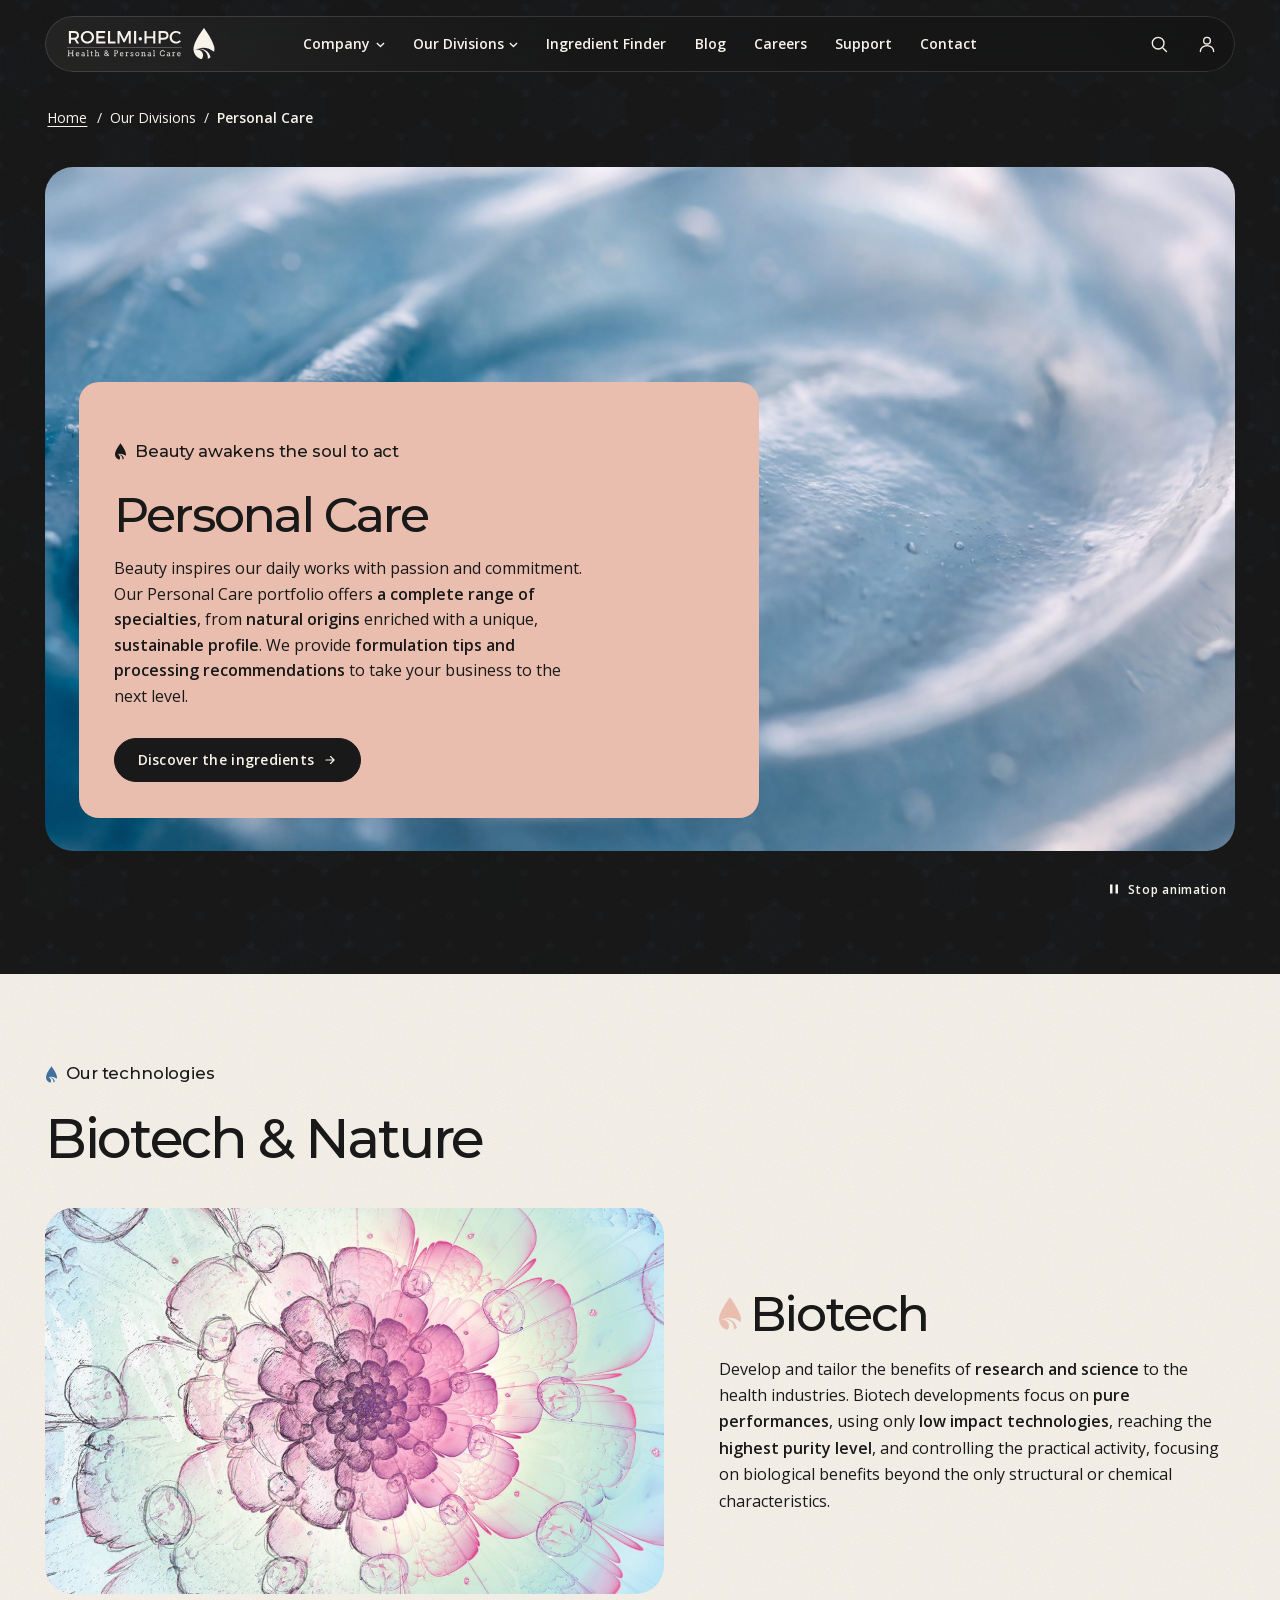
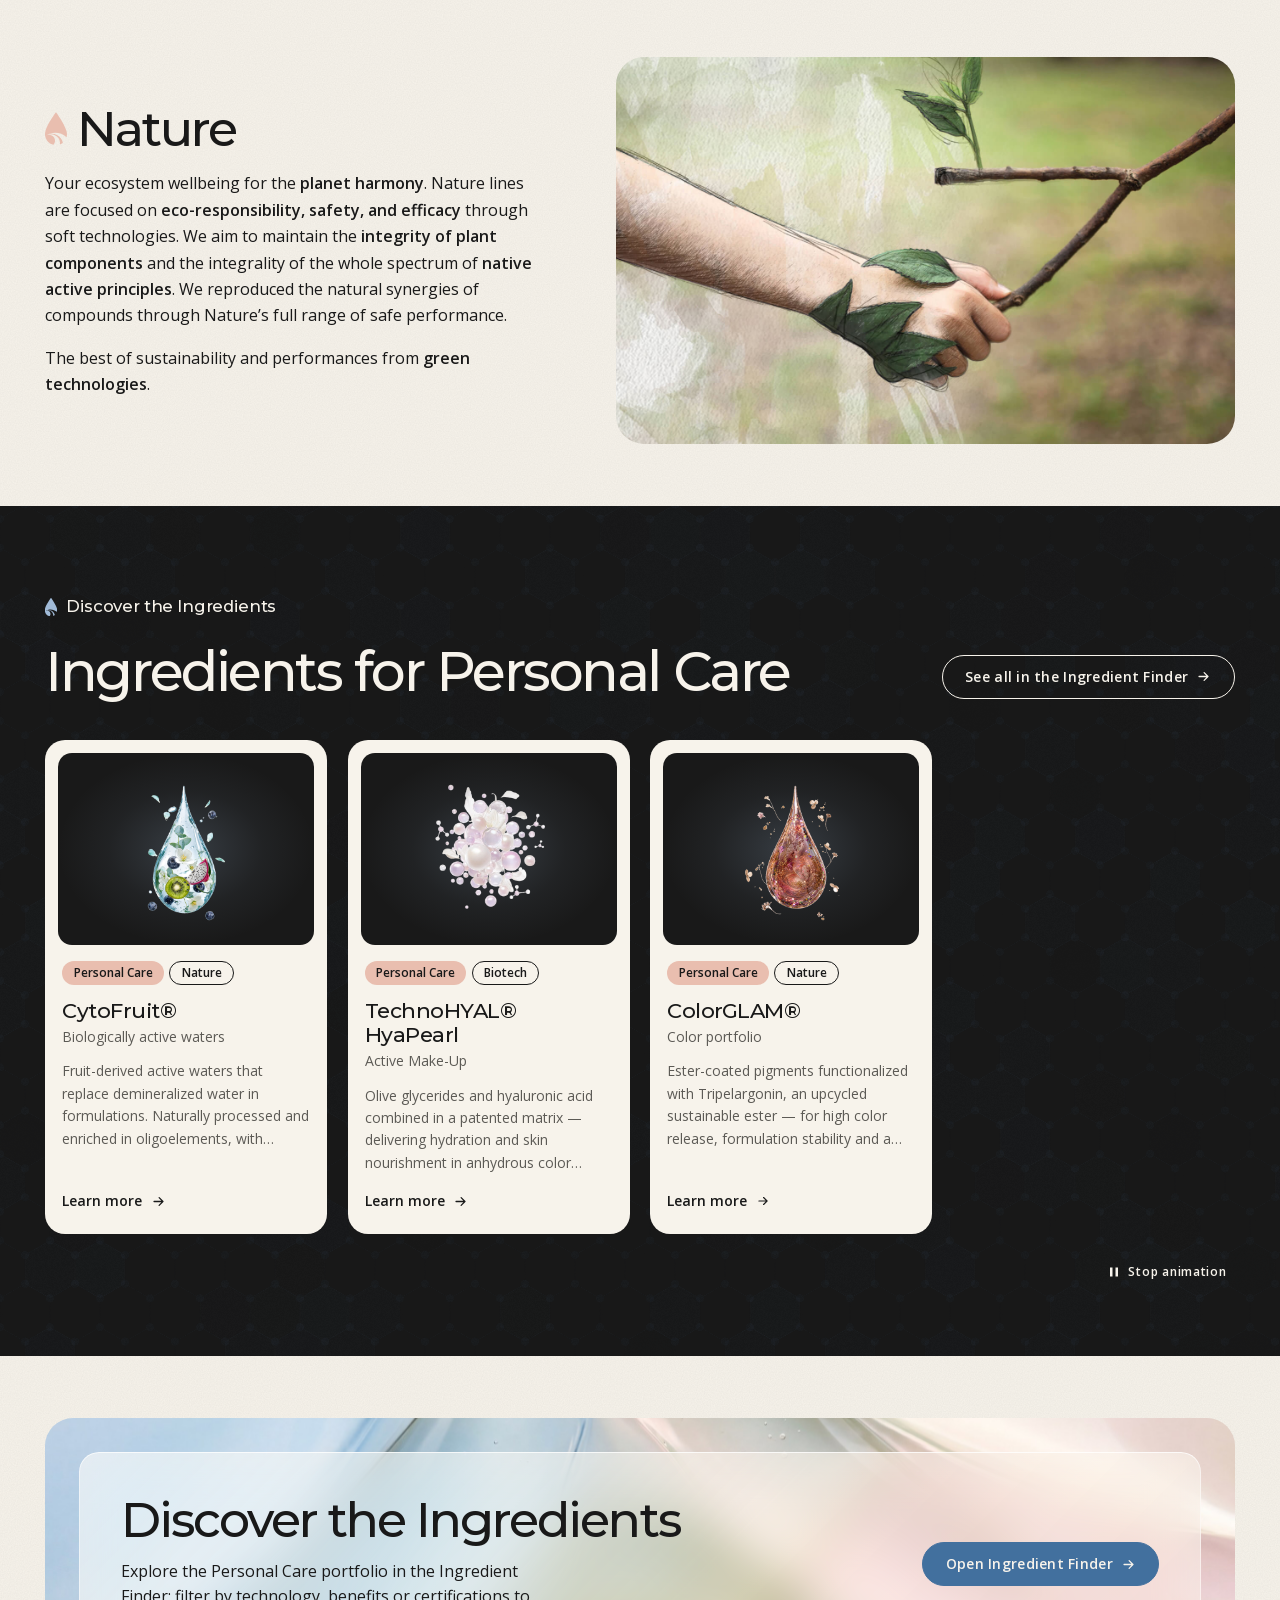
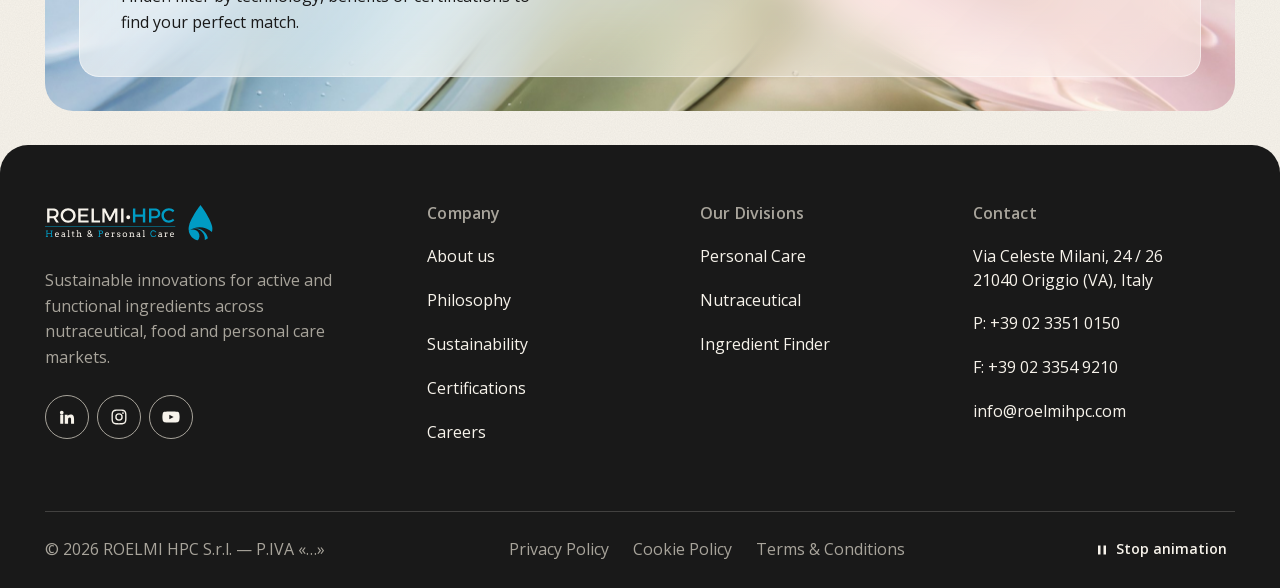
<file: personal-care.html>
<!DOCTYPE html>
<html lang="en" class="no-js">
<head>
  <meta charset="UTF-8">
  <meta name="viewport" content="width=device-width, initial-scale=1">
  <title>Personal Care — Beauty awakens the soul to act | ROELMI HPC</title>
  <meta name="description" content="Beauty inspires our daily works with passion and commitment.">
  <meta name="theme-color" content="#191919">
  <link rel="icon" href="images/favicon.svg" type="image/svg+xml">

  <meta property="og:type" content="website">
  <meta property="og:site_name" content="ROELMI HPC">
  <meta property="og:title" content="Personal Care | ROELMI HPC">
  <meta property="og:description" content="Beauty awakens the soul to act">
  <meta property="og:image" content="images/og-image.jpg">
  <meta name="twitter:card" content="summary_large_image">

  <script>document.documentElement.classList.replace('no-js', 'js');</script>

  <!-- Font serviti dal sito (GDPR) -->
  <link rel="preload" as="font" type="font/woff2" href="fonts/montserrat-latin.woff2" crossorigin>
  <link rel="preload" as="font" type="font/woff2" href="fonts/opensans-latin.woff2" crossorigin>

  <!-- CSS (finder.css: le schede degli ingredienti, come nel Finder) -->
  <link rel="stylesheet" href="css/fonts.css">
  <link rel="stylesheet" href="css/reset.css">
  <link rel="stylesheet" href="css/base.css">
  <link rel="stylesheet" href="css/header.css">
  <link rel="stylesheet" href="css/finder.css">
  <link rel="stylesheet" href="css/division.css">
  <link rel="stylesheet" href="css/footer.css">
</head>
<body class="dv-page dv-page--antique">

  <svg width="0" height="0" style="position:absolute" aria-hidden="true" focusable="false">
    <symbol id="logo-roelmi" viewBox="0 0 256 54">
      <path d="M12.0334 17.0172C15.3679 17.0172 17.286 15.5943 17.286 12.6599C17.286 9.81631 15.3679 8.45615 12.0334 8.45615L6.90418 8.45615L6.90418 17.0172L12.0334 17.0172ZM13.0217 20.263C12.7103 20.2932 12.3729 20.2932 12.0334 20.2932L6.90418 20.2932L6.90418 26.813L3.25401 26.813L3.25401 5.18224L12.0334 5.18224C17.5649 5.18224 20.748 7.87013 20.748 12.5648C20.748 16.0268 19.1413 18.4682 16.2675 19.5818L21.1178 26.813L16.9767 26.813L13.0217 20.263Z"/>
      <path d="M27.5157 15.9972C27.5157 20.2939 31.0729 23.6954 35.3026 23.6954C39.5388 23.6954 43.0008 20.2939 43.0008 15.9972C43.0008 11.7026 39.5388 8.36382 35.3026 8.36382C31.0383 8.36382 27.5157 11.7026 27.5157 15.9972M46.7397 15.9972C46.7397 22.1752 41.7337 26.9671 35.2723 26.9671C28.8132 26.9671 23.8072 22.1752 23.8072 15.9972C23.8072 9.78669 28.8132 5.08558 35.2723 5.08558C41.7337 5.08558 46.7397 9.81696 46.7397 15.9972"/>
      <path d="M54.2809 8.45615L54.2809 14.2969L64.8487 14.2969L64.8487 17.5751L54.2809 17.5751L54.2809 23.539L66.4553 23.539L66.4553 26.813L50.6351 26.813L50.6351 5.18008L66.0856 5.18008L66.0856 8.45615L54.2809 8.45615Z"/>
      <path d="M83.9182 23.5064L83.9182 26.8127L70.9069 26.8127L70.9069 5.1777L74.5549 5.1777L74.5549 23.5064L83.9182 23.5064Z"/>
      <path d="M106.911 26.8134L106.881 10.6493L100.052 24.558L97.6708 24.558L90.8418 10.6493L90.8418 26.8134L87.4122 26.8134L87.4122 5.17835L91.7349 5.17835L98.8774 19.552L105.983 5.17835L110.28 5.17835L110.28 26.8134L106.911 26.8134Z"/>
      <path d="M115.997 26.8162L119.642 26.8162L119.642 5.18333L115.997 5.18333L115.997 26.8162Z"/>
      <path d="M129.75 18.5313C129.75 20.2915 128.513 21.6236 126.814 21.6236C125.146 21.6236 123.91 20.2915 123.91 18.5313C123.91 16.7711 125.146 15.5018 126.814 15.5018C128.513 15.5018 129.75 16.7711 129.75 18.5313"/>
      <path fill="#009CC4" style="fill: var(--logo-accent, #009CC4)" d="M197.061 8.42653L194.929 11.0841C193.352 9.38232 191.097 8.33354 188.902 8.33354C184.575 8.33354 181.174 11.6723 181.174 15.9345C181.174 20.2009 184.575 23.5678 188.902 23.5678C191.064 23.5678 193.292 22.5796 194.929 21.001L197.091 23.4143C194.898 25.5767 191.776 26.9671 188.718 26.9671C182.382 26.9671 177.469 22.1752 177.469 15.9669C177.469 9.81696 182.443 5.08558 188.841 5.08558C191.899 5.08558 194.959 6.35709 197.061 8.42653ZM149.128 26.8134L149.128 17.8523L137.662 17.8523L137.662 26.8134L134.017 26.8134L134.017 5.17835L137.662 5.17835L137.662 14.5762L149.128 14.5762L149.128 5.17835L152.773 5.17835L152.773 26.8134L149.128 26.8134ZM167.083 20.2932C172.522 20.2932 175.642 17.4497 175.642 12.5648C175.642 7.87013 172.522 5.18224 167.083 5.18224L158.462 5.18224L158.462 26.813L162.107 26.813L162.107 20.2932L167.083 20.2932ZM172.154 12.6599C172.154 15.5943 170.266 17.0172 166.928 17.0172L162.107 17.0172L162.107 8.45615L166.928 8.45615C170.266 8.45615 172.154 9.81631 172.154 12.6599Z"/>
      <path fill="#009CC4" style="fill: var(--logo-accent, #009CC4)" d="M167.99 41.4119C167.698 40.9145 167.311 40.5275 166.826 40.242C166.346 39.9587 165.81 39.816 165.217 39.816C164.709 39.816 164.249 39.9241 163.829 40.1361C163.412 40.3501 163.053 40.6377 162.754 40.9967C162.454 41.3557 162.223 41.773 162.058 42.2444C161.894 42.718 161.809 43.2175 161.809 43.7387C161.809 44.3571 161.902 44.9064 162.086 45.3864C162.268 45.86 162.506 46.2579 162.8 46.5758C163.094 46.8893 163.442 47.1531 163.851 47.365C164.253 47.5791 164.709 47.6808 165.217 47.6808C165.905 47.6808 166.504 47.5164 167.012 47.1812C167.525 46.8525 167.959 46.3011 168.323 45.5378L169.473 46.0827C169.307 46.5498 169.025 47.0061 168.628 47.4451C168.232 47.8797 167.743 48.2343 167.164 48.5025C166.582 48.7728 165.935 48.9047 165.23 48.9047C164.554 48.9047 163.933 48.7771 163.364 48.5241C162.798 48.2689 162.296 47.9056 161.851 47.4321C161.409 46.965 161.07 46.4071 160.839 45.7605C160.605 45.1161 160.488 44.4414 160.488 43.7387C160.488 43.0337 160.605 42.3655 160.839 41.7384C161.07 41.1092 161.399 40.5642 161.818 40.1015C162.238 39.6387 162.739 39.2711 163.323 39.0008C163.905 38.7348 164.536 38.5986 165.217 38.5986C165.821 38.5986 166.346 38.6851 166.785 38.8559C167.226 39.0289 167.598 39.2343 167.908 39.4722C168.215 39.7101 168.478 39.9717 168.701 40.2463L169.395 40.2463L169.395 41.4119L167.99 41.4119ZM8.31148 38.7975L11.527 38.7975L11.527 39.9241L10.5885 39.9241L10.5885 47.5834L11.527 47.5834L11.527 48.7101L8.31148 48.7101L8.31148 47.5834L9.30404 47.5834L9.30404 44.0219L3.56929 44.0219L3.56929 47.5834L4.56401 47.5834L4.56401 48.7101L1.34632 48.7101L1.34632 47.5834L2.28914 47.5834L2.28914 39.9241L1.34632 39.9241L1.34632 38.7975L4.56401 38.7975L4.56401 39.9241L3.56929 39.9241L3.56929 42.9234L9.30404 42.9234L9.30404 39.9241L8.31148 39.9241L8.31148 38.7975ZM86.5788 38.9694C86.2026 38.8548 85.7982 38.7986 85.3506 38.7986L81.3436 38.7986L81.3436 39.9274L82.2843 39.9274L82.2843 47.5845L81.3436 47.5845L81.3436 48.709L84.5591 48.709L84.5591 47.5845L83.5666 47.5845L83.5666 44.1182L85.3268 44.1182C85.7895 44.1182 86.2069 44.049 86.5853 43.9084C86.9594 43.77 87.2838 43.5797 87.5541 43.3419C87.8244 43.1018 88.0341 42.8229 88.1812 42.5007C88.3304 42.1785 88.4039 41.8411 88.4039 41.4778C88.4039 41.041 88.3304 40.6561 88.179 40.321C88.0276 39.9836 87.8179 39.7047 87.5454 39.4798C87.273 39.2527 86.9508 39.0862 86.5788 38.9694ZM85.3506 43.0456L83.5666 43.0456L83.5666 39.9274L85.1884 39.9274C85.8371 39.9274 86.3107 40.0615 86.6091 40.3339C86.9032 40.6086 87.0524 40.9891 87.0524 41.4778C87.0524 41.7352 87.007 41.9601 86.9248 42.1568C86.8405 42.3536 86.7215 42.5158 86.5702 42.6477C86.4231 42.7796 86.2415 42.8748 86.0361 42.9461C85.8285 43.011 85.5993 43.0456 85.3506 43.0456Z"/>
      <path d="M18.3148 42.7781C18.0316 42.7781 17.7829 42.8192 17.5731 42.8992C17.3634 42.9814 17.1839 43.0938 17.0325 43.2452C16.8855 43.3966 16.7644 43.5804 16.6779 43.7966C16.5871 44.015 16.5222 44.2637 16.4768 44.5297L19.9907 44.5297C19.9734 44.2767 19.9302 44.0431 19.8675 43.8334C19.8026 43.6171 19.7096 43.4333 19.5755 43.2755C19.4458 43.1176 19.2793 42.9965 19.0717 42.91C18.8706 42.8214 18.6154 42.7781 18.3148 42.7781L18.3148 42.7781ZM16.4119 45.479C16.4119 45.6714 16.4249 45.8444 16.453 46.0044C16.4833 46.1623 16.5222 46.318 16.5763 46.4607C16.7384 46.8954 16.9958 47.2241 17.3504 47.4446C17.705 47.6652 18.1073 47.7776 18.557 47.7776C18.9095 47.7776 19.2512 47.7257 19.5885 47.6263C19.9215 47.529 20.2697 47.3776 20.6351 47.1657L21.1282 47.996C20.6805 48.3031 20.2372 48.5302 19.7853 48.6772C19.3355 48.8242 18.8706 48.8999 18.3862 48.8999C17.9299 48.8999 17.5039 48.8242 17.1169 48.6707C16.7255 48.5172 16.3903 48.2901 16.107 47.9896C15.8259 47.689 15.6053 47.3149 15.4475 46.8673C15.2875 46.4175 15.2096 45.892 15.2096 45.2952C15.2096 44.8108 15.2766 44.3545 15.4107 43.9264C15.5448 43.496 15.7502 43.1198 16.0184 42.7997C16.2843 42.4819 16.6173 42.2267 17.0131 42.0407C17.411 41.8504 17.8737 41.7575 18.3992 41.7575C18.9095 41.7575 19.3355 41.8353 19.6772 41.9888C20.021 42.1445 20.3 42.35 20.5162 42.6051C20.7324 42.8603 20.8946 43.1522 21.0049 43.4787C21.1152 43.8074 21.1952 44.1404 21.2406 44.4778C21.2579 44.6421 21.273 44.8108 21.2795 44.9838C21.2882 45.1525 21.2903 45.3168 21.2903 45.479L16.4119 45.479Z"/>
      <path d="M27.4217 47.878C27.5839 47.878 27.7439 47.8607 27.9061 47.8196C28.0682 47.7807 28.2218 47.7288 28.3623 47.6596C28.505 47.5925 28.6413 47.5125 28.7624 47.426C28.8835 47.3352 28.9873 47.2422 29.0716 47.1449L29.0759 45.6182L27.666 45.6182C27.4282 45.6182 27.2141 45.642 27.0195 45.6961C26.8248 45.748 26.6583 45.8215 26.5156 45.9253C26.3751 46.0248 26.2648 46.148 26.1848 46.2972C26.1069 46.4443 26.068 46.6151 26.068 46.8076C26.068 46.9871 26.1004 47.1406 26.1653 47.2768C26.2323 47.4066 26.3232 47.519 26.4421 47.6077C26.5632 47.6963 26.7059 47.7634 26.8724 47.8109C27.0368 47.8585 27.2206 47.878 27.4217 47.878L27.4217 47.878ZM29.0716 48.0812C28.8121 48.3213 28.5267 48.518 28.2174 48.6716C27.9061 48.8229 27.5493 48.9008 27.1535 48.9008C26.8227 48.9008 26.5178 48.8446 26.2432 48.7429C25.9664 48.637 25.7242 48.4943 25.5274 48.3148C25.3263 48.131 25.1684 47.9234 25.0581 47.6833C24.9479 47.4433 24.8916 47.1882 24.8916 46.9179C24.8916 46.6303 24.9327 46.3751 25.0192 46.1524C25.1036 45.9318 25.2182 45.7393 25.3587 45.5728C25.4993 45.4106 25.6658 45.2723 25.8561 45.1598C26.0464 45.0495 26.2432 44.9587 26.4529 44.8938C26.6583 44.8246 26.8703 44.7792 27.0865 44.7511C27.2984 44.723 27.506 44.7079 27.7049 44.7079C28.0163 44.7079 28.2802 44.7165 28.4942 44.7381C28.7083 44.7576 28.9029 44.7814 29.0759 44.8181L29.0824 44.2624C29.0824 44.0245 29.05 43.8148 28.9786 43.6396C28.9073 43.4623 28.8099 43.3153 28.6824 43.2006C28.5569 43.086 28.4077 42.9995 28.2304 42.9433C28.0531 42.8849 27.8585 42.859 27.6379 42.859C27.4303 42.859 27.2357 42.8741 27.0497 42.9001C26.8594 42.9303 26.6864 42.9671 26.5243 43.0104C26.3599 43.0579 26.2086 43.1098 26.0702 43.166C25.9339 43.2288 25.8193 43.2871 25.722 43.352L25.322 42.5108C25.482 42.4049 25.6636 42.3097 25.8518 42.2189C26.0442 42.1281 26.2453 42.0546 26.4572 41.9897C26.667 41.927 26.8832 41.8772 27.106 41.8405C27.3265 41.8037 27.5428 41.7864 27.7547 41.7864C28.1482 41.7864 28.5007 41.8297 28.8164 41.927C29.1278 42.02 29.396 42.1627 29.6122 42.3595C29.8306 42.5584 29.9993 42.8071 30.116 43.1098C30.235 43.4147 30.2934 43.7759 30.2934 44.1975L30.2869 47.5839L31.0372 47.5839L31.0372 48.7083L29.0716 48.7083L29.0716 48.0812Z"/>
      <path d="M34.5012 38.5337L36.7004 38.5337L36.7004 47.5856L37.7167 47.5856L37.7167 48.7079L34.5012 48.7079L34.5012 47.5856L35.483 47.5856L35.483 39.6603L34.5012 39.6603L34.5012 38.5337Z"/>
      <path d="M43.0136 41.9335L44.6008 41.9335L44.6008 42.9217L43.0006 42.9217L42.9812 46.8335C42.9812 47.0995 43.0136 47.3157 43.0742 47.4801C43.1347 47.6466 43.2342 47.759 43.3682 47.8239C43.5023 47.8866 43.6537 47.9212 43.8245 47.9212C44.0062 47.9212 44.1705 47.9018 44.3089 47.8693C44.4494 47.8347 44.5987 47.7807 44.7652 47.7028L45.0463 48.5202C44.8365 48.6283 44.6181 48.717 44.3889 48.7775C44.1554 48.8402 43.8851 48.8748 43.5693 48.8748C43.2709 48.8748 43.0136 48.8338 42.793 48.7624C42.5746 48.691 42.3887 48.5699 42.2395 48.4034C42.0881 48.2326 41.9756 48.0056 41.9021 47.7179C41.8264 47.4325 41.7918 47.0757 41.7918 46.6497L41.8113 42.9217L40.7301 42.9217L40.7301 41.9335L41.8243 41.9335L41.8243 40.3138L43.0136 39.7516L43.0136 41.9335Z"/>
      <path d="M48.2687 38.5337L50.4138 38.5337L50.4138 42.6812L50.4549 42.6812C50.5739 42.558 50.7166 42.4455 50.8766 42.3396C51.0345 42.2315 51.2031 42.1385 51.3761 42.0606C51.5491 41.9828 51.7308 41.9179 51.9167 41.8768C52.1027 41.8336 52.3016 41.8119 52.5049 41.8119C52.8682 41.8119 53.1969 41.8617 53.4888 41.9612C53.7786 42.0628 54.0294 42.2163 54.2327 42.4174C54.4381 42.625 54.596 42.8867 54.7084 43.2067C54.8187 43.5289 54.8728 43.9052 54.8728 44.3441L54.8728 47.5856L55.8934 47.5856L55.8934 48.7079L52.6779 48.7079L52.6779 47.5856L53.6056 47.5856L53.6056 44.4933C53.6056 43.9744 53.4737 43.5786 53.212 43.3127C52.9482 43.0424 52.5698 42.9083 52.0767 42.9083C51.7935 42.9083 51.5123 42.9775 51.2247 43.1072C50.9393 43.2435 50.6647 43.4078 50.4138 43.6111L50.4138 47.5856L51.3956 47.5856L51.3956 48.7079L48.1779 48.7079L48.1779 47.5856L49.2007 47.5856L49.2007 39.6603L48.2687 39.6603L48.2687 38.5337Z"/>
      <path d="M68.7198 42.0012C68.8344 41.8757 68.9296 41.7395 69.0074 41.5773C69.0853 41.4195 69.1242 41.253 69.1242 41.0778C69.1242 40.894 69.0853 40.7167 69.0053 40.5502C68.9252 40.3793 68.815 40.2301 68.6809 40.0961C68.5447 39.9685 68.3868 39.8625 68.2073 39.789C68.0257 39.709 67.8332 39.6722 67.6364 39.6722C67.4159 39.6722 67.2191 39.709 67.0418 39.7825C66.8666 39.8539 66.7131 39.9533 66.5877 40.0766C66.4622 40.2042 66.3628 40.3512 66.2936 40.5199C66.2244 40.6886 66.1876 40.868 66.1876 41.0627C66.1876 41.2486 66.233 41.4411 66.3239 41.6422C66.4147 41.8476 66.5747 42.0595 66.8104 42.2823L67.3921 42.8229C67.6516 42.7126 67.8916 42.5872 68.1187 42.4574C68.3457 42.3277 68.5447 42.1741 68.7198 42.0012L68.7198 42.0012ZM66.6871 44.356C66.5358 44.4144 66.4039 44.4987 66.2849 44.6069C66.1638 44.7128 66.06 44.8361 65.9714 44.9723C65.8849 45.1107 65.82 45.2599 65.7703 45.4178C65.7227 45.5756 65.6989 45.7378 65.6989 45.8978C65.6989 46.1508 65.7465 46.3844 65.846 46.6006C65.9454 46.819 66.0795 47.0028 66.2503 47.1607C66.4233 47.3186 66.6266 47.4418 66.858 47.5305C67.0937 47.6191 67.3424 47.6645 67.6083 47.6645C67.8332 47.6645 68.0473 47.6321 68.2484 47.5759C68.4495 47.5197 68.6355 47.4418 68.8106 47.3402C68.9836 47.2385 69.1458 47.1131 69.2907 46.9747C69.4377 46.832 69.5761 46.6785 69.7016 46.512L67.2148 44.1117L66.6871 44.356ZM72.0175 48.7479L70.4714 47.2558C70.2876 47.4829 70.093 47.6905 69.8767 47.8808C69.6626 48.0667 69.4356 48.2289 69.1934 48.3652C68.9512 48.5057 68.696 48.6117 68.4214 48.6895C68.1489 48.763 67.8613 48.8041 67.5543 48.8041C67.1348 48.8041 66.7369 48.7263 66.3693 48.5771C66.0017 48.43 65.6816 48.2289 65.407 47.9716C65.1345 47.7121 64.9204 47.4094 64.7647 47.0569C64.6069 46.7066 64.529 46.3282 64.529 45.9238C64.529 45.6578 64.5701 45.3983 64.6501 45.1475C64.728 44.8988 64.8404 44.6631 64.981 44.4447C65.1259 44.2284 65.2902 44.0295 65.4783 43.8543C65.6686 43.6835 65.9671 43.4911 66.3649 43.29L65.9325 42.8704C65.8222 42.7667 65.7097 42.6456 65.6038 42.5093C65.4978 42.3753 65.4048 42.2282 65.3227 42.0725C65.2426 41.9168 65.1756 41.7525 65.1259 41.5838C65.0761 41.413 65.0502 41.2421 65.0502 41.0778C65.0502 40.7296 65.1194 40.4074 65.2535 40.1047C65.3897 39.8041 65.5713 39.5403 65.807 39.3197C66.0384 39.0949 66.3152 38.9219 66.6266 38.7943C66.9423 38.6645 67.2775 38.6018 67.6364 38.6018C68.0149 38.6018 68.3652 38.6667 68.6895 38.8029C69.0139 38.937 69.2929 39.1208 69.5307 39.3457C69.7686 39.5706 69.9502 39.8344 70.0865 40.1371C70.2205 40.4356 70.2876 40.7513 70.2876 41.0778C70.2876 41.3395 70.2638 41.5687 70.2119 41.7698C70.1578 41.9666 70.0865 42.1439 69.987 42.3017C69.894 42.4574 69.7794 42.6001 69.6453 42.7299C69.5134 42.8575 69.3707 42.9764 69.2215 43.0845C69.0723 43.197 68.9144 43.2964 68.7587 43.3829C68.6031 43.4716 68.4409 43.5603 68.2744 43.6403L70.2746 45.5043C70.4173 45.1864 70.5276 44.8707 70.6119 44.5636C70.6984 44.2501 70.7655 43.9668 70.813 43.7116L72.0413 43.7116C71.9678 44.1225 71.8553 44.5506 71.7018 44.9896C71.5483 45.4308 71.3536 45.8611 71.1201 46.2827L72.9236 47.9586L72.0175 48.7479Z"/>
      <path d="M94.5772 42.7781C94.2918 42.7781 94.0452 42.8192 93.8333 42.8992C93.6236 42.9814 93.4419 43.0938 93.2949 43.2452C93.1435 43.3966 93.0267 43.5804 92.9381 43.7966C92.8473 44.015 92.7802 44.2637 92.7391 44.5297L96.2487 44.5297C96.2314 44.2767 96.1925 44.0431 96.1298 43.8334C96.0671 43.6171 95.9676 43.4333 95.8379 43.2755C95.706 43.1176 95.5416 42.9965 95.334 42.91C95.1286 42.8214 94.8778 42.7781 94.5772 42.7781L94.5772 42.7781ZM92.6743 45.479C92.6743 45.6714 92.6872 45.8444 92.7153 46.0044C92.7456 46.1623 92.7845 46.318 92.8343 46.4607C92.9986 46.8954 93.256 47.2241 93.6128 47.4446C93.9674 47.6652 94.3696 47.7776 94.8172 47.7776C95.1719 47.7776 95.5135 47.7257 95.8465 47.6263C96.1817 47.529 96.532 47.3776 96.8996 47.1657L97.3883 47.996C96.9429 48.3031 96.4953 48.5302 96.0498 48.6772C95.5979 48.8242 95.1329 48.8999 94.6486 48.8999C94.1901 48.8999 93.7663 48.8242 93.3749 48.6707C92.9857 48.5172 92.6483 48.2901 92.3694 47.9896C92.0882 47.689 91.8698 47.3149 91.7098 46.8673C91.5498 46.4175 91.4698 45.892 91.4698 45.2952C91.4698 44.8108 91.539 44.3545 91.6731 43.9264C91.8093 43.496 92.0104 43.1198 92.2764 42.7997C92.5467 42.4819 92.8775 42.2267 93.2733 42.0407C93.6711 41.8504 94.1361 41.7575 94.6615 41.7575C95.1719 41.7575 95.5979 41.8353 95.9395 41.9888C96.2833 42.1445 96.5623 42.35 96.7764 42.6051C96.9926 42.8603 97.157 43.1522 97.2673 43.4787C97.3797 43.8074 97.4554 44.1404 97.4986 44.4778C97.5202 44.6421 97.5354 44.8108 97.5419 44.9838C97.5484 45.1525 97.5527 45.3168 97.5527 45.479L92.6743 45.479Z"/>
      <path d="M106.221 43.3674L104.978 43.3674L104.978 42.95C104.833 42.95 104.688 42.976 104.537 43.0322C104.385 43.0841 104.245 43.1684 104.115 43.2809C103.983 43.3912 103.871 43.5317 103.771 43.7025C103.674 43.8734 103.603 44.0788 103.561 44.3145L103.561 47.5819L104.71 47.5819L104.71 48.7107L101.347 48.7107L101.347 47.5819L102.283 47.5819L102.29 43.056L101.347 43.056L101.347 41.9337L103.512 41.9337L103.512 42.87C103.594 42.7295 103.68 42.6019 103.78 42.4808C103.877 42.3597 103.983 42.2559 104.104 42.1672C104.225 42.0786 104.357 42.0072 104.504 41.9596C104.649 41.9077 104.807 41.8818 104.978 41.8818L105.618 41.8818C105.819 41.8818 106.02 41.8861 106.221 41.8948L106.221 43.3674Z"/>
      <path d="M113.552 43.285C113.468 43.1574 113.358 43.0514 113.221 42.9714C113.087 42.8914 112.936 42.8309 112.772 42.7941C112.607 42.7595 112.443 42.7379 112.287 42.7379C112.112 42.7379 111.952 42.7595 111.807 42.7984C111.66 42.8374 111.537 42.8936 111.429 42.9693C111.327 43.0428 111.243 43.1315 111.184 43.2396C111.124 43.3477 111.098 43.4645 111.098 43.5985C111.098 43.8234 111.167 44.0029 111.301 44.1348C111.44 44.2689 111.671 44.3943 111.993 44.5024L113.293 44.963C113.853 45.149 114.262 45.4042 114.515 45.7264C114.774 46.0507 114.904 46.4356 114.904 46.8854C114.904 47.186 114.843 47.4628 114.724 47.7115C114.603 47.9645 114.432 48.1785 114.212 48.3515C113.993 48.531 113.73 48.6651 113.418 48.7646C113.109 48.8619 112.765 48.9138 112.382 48.9138C111.857 48.9138 111.429 48.8273 111.098 48.6564C110.765 48.4856 110.51 48.265 110.332 47.9818L109.651 47.9818L109.651 46.8573L111.005 46.8573C111.005 47.0433 111.046 47.2055 111.124 47.3395C111.206 47.4736 111.314 47.5796 111.446 47.6617C111.578 47.7461 111.731 47.8088 111.896 47.8455C112.067 47.8866 112.237 47.9082 112.41 47.9082C112.581 47.9082 112.743 47.8866 112.904 47.8434C113.059 47.8023 113.198 47.7417 113.319 47.6596C113.438 47.5796 113.531 47.4822 113.602 47.3698C113.671 47.2552 113.706 47.1254 113.706 46.9827C113.706 46.7643 113.637 46.5784 113.492 46.427C113.353 46.2756 113.113 46.1372 112.772 46.0161L111.476 45.5317C110.949 45.3458 110.557 45.1057 110.302 44.816C110.047 44.5241 109.922 44.1608 109.922 43.7261C109.922 43.4385 109.976 43.1725 110.082 42.9282C110.185 42.686 110.341 42.4741 110.546 42.2968C110.748 42.1194 110.992 41.981 111.288 41.8837C111.578 41.7843 111.913 41.7324 112.287 41.7324C112.772 41.7324 113.176 41.7994 113.505 41.9335C113.831 42.0697 114.125 42.3011 114.387 42.6276L115.021 42.6276L115.021 43.7542L113.678 43.7542C113.678 43.5704 113.639 43.4147 113.552 43.285"/>
      <path d="M119.603 45.3207C119.603 45.7099 119.657 46.0602 119.768 46.3759C119.878 46.6873 120.032 46.9555 120.228 47.176C120.419 47.3966 120.646 47.5674 120.901 47.6885C121.156 47.8053 121.426 47.8659 121.714 47.8659C122.014 47.8659 122.293 47.8075 122.555 47.6907C122.812 47.5739 123.042 47.4031 123.23 47.1825C123.422 46.962 123.574 46.6982 123.682 46.3803C123.792 46.071 123.846 45.7164 123.846 45.3207C123.846 44.9142 123.792 44.5509 123.682 44.2308C123.574 43.9129 123.422 43.647 123.234 43.4329C123.044 43.2188 122.819 43.0566 122.557 42.9485C122.298 42.8382 122.014 42.7842 121.714 42.7842C121.426 42.7842 121.156 42.8382 120.901 42.9485C120.646 43.0566 120.419 43.2188 120.228 43.4329C120.032 43.647 119.878 43.9129 119.768 44.2308C119.657 44.5509 119.603 44.9142 119.603 45.3207M118.315 45.3207C118.317 44.7866 118.405 44.2979 118.572 43.8546C118.741 43.4178 118.974 43.0393 119.277 42.7236C119.575 42.4057 119.934 42.1614 120.347 41.9949C120.762 41.8241 121.219 41.7397 121.714 41.7397C122.216 41.7397 122.674 41.8241 123.093 41.9949C123.507 42.1614 123.865 42.4057 124.162 42.715C124.456 43.0264 124.687 43.4026 124.856 43.8438C125.018 44.2849 125.1 44.7714 125.1 45.3099C125.1 45.8353 125.018 46.3219 124.856 46.763C124.687 47.2085 124.456 47.5869 124.162 47.9026C123.865 48.2227 123.507 48.4713 123.093 48.6465C122.674 48.826 122.216 48.9125 121.714 48.9125C121.204 48.9125 120.741 48.826 120.326 48.6487C119.915 48.4757 119.558 48.2313 119.264 47.9156C118.968 47.5977 118.736 47.2193 118.57 46.7825C118.405 46.3414 118.317 45.8526 118.315 45.3207"/>
      <path d="M133.018 47.5845L133.974 47.5845L133.974 44.4901C133.974 43.9711 133.842 43.5797 133.576 43.3094C133.312 43.0434 132.934 42.9094 132.445 42.9094C132.16 42.9094 131.874 42.9764 131.587 43.1126C131.299 43.2467 131.024 43.4154 130.769 43.6143L130.769 47.5845L131.723 47.5845L131.723 48.7111L128.559 48.7111L128.559 47.5845L129.502 47.5845L129.502 43.0586L128.559 43.0586L128.559 41.9363L130.715 41.9363L130.715 42.7321L130.73 42.7321C130.875 42.6045 131.029 42.4855 131.189 42.3753C131.355 42.2585 131.526 42.1612 131.706 42.079C131.883 41.9947 132.071 41.9298 132.263 41.8844C132.458 41.8346 132.661 41.813 132.875 41.813C133.239 41.813 133.565 41.8606 133.857 41.9579C134.147 42.0617 134.393 42.2152 134.601 42.4185C134.806 42.6239 134.964 42.8877 135.077 43.2056C135.187 43.5278 135.241 43.9062 135.241 44.3409L135.241 47.5845L136.184 47.5845L136.184 48.7111L133.018 48.7111L133.018 47.5845Z"/>
      <path d="M141.969 47.878C142.131 47.878 142.291 47.8607 142.453 47.8196C142.615 47.7807 142.769 47.7288 142.909 47.6596C143.052 47.5925 143.188 47.5125 143.31 47.426C143.431 47.3352 143.534 47.2422 143.619 47.1449L143.623 45.6182L142.213 45.6182C141.975 45.6182 141.761 45.642 141.567 45.6961C141.372 45.748 141.205 45.8215 141.063 45.9253C140.922 46.0248 140.81 46.148 140.732 46.2972C140.654 46.4443 140.615 46.6151 140.615 46.8076C140.615 46.9871 140.648 47.1406 140.712 47.2768C140.779 47.4066 140.87 47.519 140.989 47.6077C141.11 47.6963 141.253 47.7634 141.42 47.8109C141.584 47.8585 141.768 47.878 141.969 47.878L141.969 47.878ZM143.619 48.0812C143.359 48.3213 143.074 48.518 142.765 48.6716C142.453 48.8229 142.096 48.9008 141.701 48.9008C141.37 48.9008 141.065 48.8446 140.79 48.7429C140.514 48.637 140.271 48.4943 140.075 48.3148C139.873 48.131 139.716 47.9234 139.605 47.6833C139.495 47.4433 139.439 47.1882 139.439 46.9179C139.439 46.6303 139.48 46.3751 139.566 46.1524C139.651 45.9318 139.765 45.7393 139.906 45.5728C140.046 45.4106 140.213 45.2723 140.405 45.1598C140.594 45.0495 140.79 44.9587 141 44.8938C141.205 44.8246 141.417 44.7792 141.634 44.7511C141.846 44.723 142.053 44.7079 142.252 44.7079C142.563 44.7079 142.827 44.7165 143.041 44.7381C143.255 44.7576 143.45 44.7814 143.623 44.8181L143.63 44.2624C143.63 44.0245 143.597 43.8148 143.526 43.6396C143.454 43.4623 143.357 43.3153 143.23 43.2006C143.104 43.086 142.955 42.9995 142.778 42.9433C142.6 42.8849 142.406 42.859 142.185 42.859C141.977 42.859 141.783 42.8741 141.597 42.9001C141.407 42.9303 141.234 42.9671 141.071 43.0104C140.907 43.0579 140.756 43.1098 140.617 43.166C140.481 43.2288 140.366 43.2871 140.269 43.352L139.869 42.5108C140.029 42.4049 140.211 42.3097 140.399 42.2189C140.591 42.1281 140.792 42.0546 141.004 41.9897C141.214 41.927 141.43 41.8772 141.651 41.8405C141.874 41.8037 142.09 41.7864 142.302 41.7864C142.695 41.7864 143.048 41.8297 143.364 41.927C143.675 42.02 143.943 42.1627 144.159 42.3595C144.378 42.5584 144.546 42.8071 144.663 43.1098C144.78 43.4147 144.841 43.7759 144.841 44.1975L144.834 47.5839L145.584 47.5839L145.584 48.7083L143.619 48.7083L143.619 48.0812Z"/>
      <path d="M149.048 38.5337L151.248 38.5337L151.248 47.5856L152.264 47.5856L152.264 48.7079L149.048 48.7079L149.048 47.5856L150.03 47.5856L150.03 39.6603L149.048 39.6603L149.048 38.5337Z"/>
      <path d="M175.016 47.878C175.179 47.878 175.337 47.8607 175.499 47.8196C175.661 47.7807 175.814 47.7288 175.957 47.6596C176.102 47.5925 176.234 47.5125 176.355 47.426C176.478 47.3352 176.58 47.2422 176.664 47.1449L176.671 45.6182L175.259 45.6182C175.021 45.6182 174.809 45.642 174.612 45.6961C174.422 45.748 174.253 45.8215 174.113 45.9253C173.968 46.0248 173.86 46.148 173.78 46.2972C173.704 46.4443 173.663 46.6151 173.663 46.8076C173.663 46.9871 173.695 47.1406 173.76 47.2768C173.827 47.4066 173.92 47.519 174.039 47.6077C174.158 47.6963 174.301 47.7634 174.467 47.8109C174.634 47.8585 174.815 47.878 175.016 47.878L175.016 47.878ZM176.664 48.0812C176.407 48.3213 176.124 48.518 175.812 48.6716C175.499 48.8229 175.146 48.9008 174.748 48.9008C174.415 48.9008 174.113 48.8446 173.836 48.7429C173.559 48.637 173.321 48.4943 173.122 48.3148C172.919 48.131 172.763 47.9234 172.653 47.6833C172.541 47.4433 172.484 47.1882 172.484 46.9179C172.484 46.6303 172.528 46.3751 172.614 46.1524C172.698 45.9318 172.811 45.7393 172.954 45.5728C173.094 45.4106 173.263 45.2723 173.451 45.1598C173.641 45.0495 173.84 44.9587 174.046 44.8938C174.253 44.8246 174.463 44.7792 174.679 44.7511C174.895 44.723 175.101 44.7079 175.298 44.7079C175.611 44.7079 175.875 44.7165 176.089 44.7381C176.301 44.7576 176.498 44.7814 176.671 44.8181L176.677 44.2624C176.677 44.0245 176.643 43.8148 176.576 43.6396C176.502 43.4623 176.405 43.3153 176.277 43.2006C176.152 43.086 176 42.9995 175.825 42.9433C175.648 42.8849 175.451 42.859 175.233 42.859C175.027 42.859 174.831 42.8741 174.645 42.9001C174.454 42.9303 174.281 42.9671 174.117 43.0104C173.953 43.0579 173.801 43.1098 173.665 43.166C173.531 43.2288 173.412 43.2871 173.317 43.352L172.917 42.5108C173.079 42.4049 173.256 42.3097 173.449 42.2189C173.641 42.1281 173.84 42.0546 174.052 41.9897C174.266 41.927 174.478 41.8772 174.701 41.8405C174.921 41.8037 175.135 41.7864 175.349 41.7864C175.743 41.7864 176.096 41.8297 176.409 41.927C176.723 42.02 176.989 42.1627 177.205 42.3595C177.425 42.5584 177.592 42.8071 177.711 43.1098C177.83 43.4147 177.888 43.7759 177.888 44.1975L177.882 47.5839L178.632 47.5839L178.632 48.7083L176.664 48.7083L176.664 48.0812Z"/>
      <path d="M187.021 43.3674L185.777 43.3674L185.777 42.95C185.632 42.95 185.488 42.976 185.336 43.0322C185.185 43.0841 185.044 43.1684 184.915 43.2809C184.783 43.3912 184.67 43.5317 184.573 43.7025C184.473 43.8734 184.402 44.0788 184.361 44.3145L184.361 47.5819L185.509 47.5819L185.509 48.7107L182.147 48.7107L182.147 47.5819L183.083 47.5819L183.089 43.056L182.147 43.056L182.147 41.9337L184.313 41.9337L184.313 42.87C184.393 42.7295 184.48 42.6019 184.579 42.4808C184.677 42.3597 184.783 42.2559 184.904 42.1672C185.025 42.0786 185.157 42.0072 185.304 41.9596C185.451 41.9077 185.607 41.8818 185.777 41.8818L186.417 41.8818C186.619 41.8818 186.82 41.8861 187.021 41.8948L187.021 43.3674Z"/>
      <path d="M193.624 42.7781C193.339 42.7781 193.092 42.8192 192.878 42.8992C192.668 42.9814 192.489 43.0938 192.342 43.2452C192.19 43.3966 192.074 43.5804 191.985 43.7966C191.894 44.015 191.827 44.2637 191.786 44.5297L195.296 44.5297C195.278 44.2767 195.239 44.0431 195.177 43.8334C195.112 43.6171 195.015 43.4333 194.885 43.2755C194.753 43.1176 194.586 42.9965 194.381 42.91C194.176 42.8214 193.925 42.7781 193.624 42.7781L193.624 42.7781ZM191.719 45.479C191.719 45.6714 191.734 45.8444 191.762 46.0044C191.793 46.1623 191.831 46.318 191.881 46.4607C192.043 46.8954 192.303 47.2241 192.66 47.4446C193.014 47.6652 193.417 47.7776 193.866 47.7776C194.219 47.7776 194.56 47.7257 194.893 47.6263C195.226 47.529 195.579 47.3776 195.944 47.1657L196.435 47.996C195.99 48.3031 195.542 48.5302 195.095 48.6772C194.645 48.8242 194.18 48.8999 193.695 48.8999C193.237 48.8999 192.813 48.8242 192.422 48.6707C192.033 48.5172 191.695 48.2901 191.416 47.9896C191.135 47.689 190.915 47.3149 190.755 46.8673C190.597 46.4175 190.517 45.892 190.517 45.2952C190.517 44.8108 190.584 44.3545 190.72 43.9264C190.854 43.496 191.057 43.1198 191.323 42.7997C191.594 42.4819 191.924 42.2267 192.32 42.0407C192.72 41.8504 193.181 41.7575 193.708 41.7575C194.219 41.7575 194.645 41.8353 194.986 41.9888C195.33 42.1445 195.607 42.35 195.821 42.6051C196.037 42.8603 196.204 43.1522 196.314 43.4787C196.424 43.8074 196.5 44.1404 196.546 44.4778C196.567 44.6421 196.582 44.8108 196.589 44.9838C196.593 45.1525 196.6 45.3168 196.6 45.479L191.719 45.479Z"/>
      <path fill="#009CC4" style="fill: var(--logo-accent, #009CC4)" d="M198.208 33.4845L0.41086 33.4845C0.185968 33.4845 0 33.3028 0 33.0758C0 32.8465 0.185968 32.6627 0.41086 32.6627L198.208 32.6627C198.435 32.6627 198.618 32.8465 198.618 33.0758C198.618 33.3028 198.435 33.4845 198.208 33.4845"/>
      <path fill="#009CC4" style="fill: var(--logo-accent, #009CC4)" d="M219.592 39.0469L219.592 39.0469C219.413 39.1744 219.246 39.3085 219.08 39.4447C220.325 46.6456 225.814 52.3868 232.882 54C235.897 50.6007 236.325 45.4714 233.62 41.5769C230.452 37.0142 224.192 35.8746 219.625 39.0252C226.547 34.242 236.04 35.9632 240.844 42.8765C243.029 46.025 243.863 49.7033 243.478 53.2345C245.208 52.5598 246.808 51.6321 248.236 50.4947C247.749 48.1096 246.783 45.785 245.308 43.6636C239.666 35.5437 228.681 33.3381 220.377 38.5041C231.189 31.5173 245.148 32.9142 254.362 41.2806C254.809 39.7086 255.052 38.05 255.052 36.3373C255.052 34.3717 254.729 32.4861 254.148 30.7129C250.818 18.3914 236.928 0 236.928 0C236.928 0 223.039 18.3914 219.709 30.7129C219.134 32.4861 218.809 34.3717 218.809 36.3373C218.809 37.3883 218.905 38.4219 219.075 39.4253C219.246 39.2955 219.415 39.1701 219.592 39.0469"/>
    </symbol>
    <symbol id="logo-roelmi-drop" viewBox="218.5 0 37 54">
      <path fill="#009CC4" style="fill: var(--logo-accent, #009CC4)" d="M219.592 39.0469L219.592 39.0469C219.413 39.1744 219.246 39.3085 219.08 39.4447C220.325 46.6456 225.814 52.3868 232.882 54C235.897 50.6007 236.325 45.4714 233.62 41.5769C230.452 37.0142 224.192 35.8746 219.625 39.0252C226.547 34.242 236.04 35.9632 240.844 42.8765C243.029 46.025 243.863 49.7033 243.478 53.2345C245.208 52.5598 246.808 51.6321 248.236 50.4947C247.749 48.1096 246.783 45.785 245.308 43.6636C239.666 35.5437 228.681 33.3381 220.377 38.5041C231.189 31.5173 245.148 32.9142 254.362 41.2806C254.809 39.7086 255.052 38.05 255.052 36.3373C255.052 34.3717 254.729 32.4861 254.148 30.7129C250.818 18.3914 236.928 0 236.928 0C236.928 0 223.039 18.3914 219.709 30.7129C219.134 32.4861 218.809 34.3717 218.809 36.3373C218.809 37.3883 218.905 38.4219 219.075 39.4253C219.246 39.2955 219.415 39.1701 219.592 39.0469"/>
    </symbol>
  </svg>

  <a class="skip-link" href="#main">Skip to content</a>

  <!-- 0 · HEADER — identico alla home (logo → home, voce corrente segnata) -->
  <header class="site-header" id="siteHeader">
    <div class="header-pill">

      <a class="header-logo" href="index.html" aria-label="ROELMI HPC — home">
        <span class="logo-full"><svg class="logo-svg" viewBox="0 0 256 54" aria-hidden="true" focusable="false"><use href="#logo-roelmi"/></svg></span>
        <span class="logo-drop"><svg class="logo-svg" viewBox="0 0 37 54" aria-hidden="true" focusable="false"><use href="#logo-roelmi-drop"/></svg></span>
      </a>
      <!-- Nel codice subito dopo il logo (ordine del Tab: logo → menu → voci);
           a schermo resta in fondo a destra grazie a "order" in header.css -->
      <button class="menu-toggle" type="button" aria-expanded="false" aria-controls="mainNav" aria-label="Open menu">
        <span class="menu-toggle__icon" aria-hidden="true"><span></span><span></span><span></span></span>
      </button>

      <nav class="main-nav" id="mainNav" aria-label="Main">
        <!-- Solo nel pannello (sotto i 1200px): ricerca qui e Account in fondo
             all'elenco, così la pillola resta goccia · menu -->
        <form class="panel-search pill-field" role="search" action="ingredient-finder.html" method="get">
          <label class="sr-only" for="panelSearch">Search ingredients</label>
          <input class="pill-input" id="panelSearch" name="q" type="search" placeholder="Search ingredients…" autocomplete="off">
          <button class="pill-submit" type="submit">Search</button>
        </form>
        <ul class="nav-list">
          <li class="nav-item">
            <button class="nav-link nav-trigger" type="button" aria-expanded="false" aria-controls="sub-company">
              Company
              <svg class="nav-chev" viewBox="0 0 10 10" aria-hidden="true" focusable="false"><path d="M1 3.25l4 4 4-4"/></svg>
            </button>
            <div class="subnav" id="sub-company">
              <ul>
                <li><a href="#">About us</a></li>
                <li><a href="#">Philosophy</a></li>
                <li><a href="#">Sustainability</a></li>
                <li><a href="#">NIP®</a></li>
                <li><a href="#">Certifications</a></li>
              </ul>
            </div>
          </li>
          <li class="nav-item">
            <button class="nav-link nav-trigger" type="button" aria-expanded="false" aria-controls="sub-divisions">
              Our Divisions
              <svg class="nav-chev" viewBox="0 0 10 10" aria-hidden="true" focusable="false"><path d="M1 3.25l4 4 4-4"/></svg>
            </button>
            <div class="subnav" id="sub-divisions">
              <ul>
                <li><a href="personal-care.html" aria-current="page">Personal Care</a></li>
                <li><a href="#">Nutraceutical</a></li>
              </ul>
            </div>
          </li>
          <li class="nav-item"><a class="nav-link" href="ingredient-finder.html">Ingredient Finder</a></li>
          <li class="nav-item"><a class="nav-link" href="#">Blog</a></li>
          <li class="nav-item"><a class="nav-link" href="#">Careers</a></li>
          <li class="nav-item"><a class="nav-link" href="#">Support</a></li>
          <li class="nav-item"><a class="nav-link" href="#">Contact</a></li>
          <li class="nav-item nav-item--panel-only"><a class="nav-link" href="#">Account</a></li>
        </ul>
      </nav>

      <!-- Ricerca e account, come in SITO 1 (stile di adesso). La ricerca si apre
           dentro la pillola e porta all'Ingredient Finder: js/header.js -->
      <div class="header-actions">
        <form class="header-search" role="search" action="ingredient-finder.html" method="get">
          <label class="sr-only" for="headerSearch">Search ingredients</label>
          <input class="header-search-field" id="headerSearch" name="q" type="search" placeholder="Search ingredients…" autocomplete="off" tabindex="-1">
          <button class="header-icon header-search-btn" type="button" aria-expanded="false" aria-controls="headerSearch" aria-label="Search ingredients">
            <svg viewBox="0 0 24 24" aria-hidden="true" focusable="false"><circle cx="11" cy="11" r="7"/><path d="M21 21l-4.3-4.3"/></svg>
          </button>
        </form>
        <a class="header-icon" href="#" aria-label="Account">
          <svg viewBox="0 0 24 24" aria-hidden="true" focusable="false"><circle cx="12" cy="8" r="4"/><path d="M4 21c0-4 3.6-7 8-7s8 3 8 7"/></svg>
        </a>
      </div>

    </div>
  </header>

  <main id="main" tabindex="-1">
    <span id="top"></span>

    <!-- ==================================================================
         1 · APERTURA (scuro) — riquadro con la texture della divisione e
         sopra un pannello PIENO nel colore del mercato (come il pannello che
         compare in hover nelle Divisions della home), testo Hard Grey
         ================================================================== -->
    <section class="dv-hero theme-dark grain" aria-labelledby="dv-title" data-force-field-host>
      <!-- Reticolo acceso qui (data-force-field-on), sotto il riquadro -->
      <canvas data-force-field-on class="section-field" aria-hidden="true" data-force-field='{"color":[0.259,0.439,0.62],"gridReveal":"both","gridOpacity":0.12,"gridRevealStrength":0.7,"gridRevealRadius":320,"gridFade":0.85,"lineWidth":0.022,"hoverGlow":0.18,"hoverRadius":420,"hoverCharge":0.45,"flashSpeed":0.3,"flashIntensity":0.05,"edgeGlow":0,"rippleSpeed":0.32,"rippleDuration":2.6,"rippleIntensity":0.06,"impactRadius":0.12,"refraction":14,"bloom":0.6,"grain":0.08,"smoothing":0.08}'></canvas>
      <div class="container">
        <nav class="dv-breadcrumb" aria-label="Breadcrumb">
          <ol>
            <li><a href="index.html">Home</a></li>
            <li><span>Our Divisions</span></li>
            <li><a href="#top" aria-current="page">Personal Care</a></li>
          </ol>
        </nav>

        <div class="dv-hero-box">
          <div class="dv-hero-media" aria-hidden="true">
            <img src="images/divisions/texture-19.jpg" alt="" decoding="async" fetchpriority="high">
          </div>
          <div class="dv-hero-panel" data-reveal>
            <h1 class="dv-title" id="dv-title">
              <span class="eyebrow">Beauty awakens the soul to act</span>
              <span>Personal Care</span>
            </h1>
            <p class="dv-lead">Beauty inspires our daily works with passion and commitment. Our Personal Care portfolio offers <strong>a complete range of specialties</strong>, from <strong>natural origins</strong> enriched with a unique, <strong>sustainable profile</strong>. We provide <strong>formulation tips and processing recommendations</strong> to take your business to the next level.</p>
            <div class="dv-actions">
              <a class="btn btn--solid" href="ingredient-finder.html?market=Personal%20Care">Discover the ingredients</a>
            </div>
          </div>
        </div>

        <!-- Stop animation per il reticolo (stesso bottone di hero e footer) -->
        <div class="dv-ingr-controls">
          <button class="motion-toggle dv-motion" type="button" aria-pressed="false" data-motion-toggle>
            <svg class="ic-stop" viewBox="0 0 12 12" aria-hidden="true" focusable="false"><rect x="2" y="1.5" width="2.5" height="9"/><rect x="7.5" y="1.5" width="2.5" height="9"/></svg>
            <svg class="ic-play" viewBox="0 0 12 12" aria-hidden="true" focusable="false"><path d="M3 1.5l7 4.5-7 4.5z"/></svg>
            <span data-motion-label>Stop animation</span>
          </button>
        </div>
      </div>
    </section>

    <!-- ==================================================================
         2 · LE TECNOLOGIE (chiaro) — Biotech e Nature: foto e testo
         affiancati, alternati; goccia nel colore del mercato
         ================================================================== -->
    <section class="dv-tech-sec section theme-light grain" aria-labelledby="dv-tech-title">
      <div class="container">
        <h2 class="dv-section-title" id="dv-tech-title">
          <span class="eyebrow" data-reveal>Our technologies</span>
          <span data-reveal data-reveal-delay="0.1">Biotech &amp; Nature</span>
        </h2>
        <div class="dv-techs">
          <article class="dv-tech" aria-labelledby="dv-tech-biotech">
            <figure class="dv-tech-media" aria-hidden="true">
              <img src="images/divisions/tech-biotech.jpg" alt="" loading="lazy" decoding="async">
            </figure>
            <div class="dv-tech-body" data-reveal>
              <h3 class="dv-tech-title" id="dv-tech-biotech">Biotech</h3>
              <p>Develop and tailor the benefits of <strong>research and science</strong> to the health industries. Biotech developments focus on <strong>pure performances</strong>, using only <strong>low impact technologies</strong>, reaching the <strong>highest purity level</strong>, and controlling the practical activity, focusing on biological benefits beyond the only structural or chemical characteristics.</p>
            </div>
          </article>
          <article class="dv-tech dv-tech--flip" aria-labelledby="dv-tech-nature">
            <figure class="dv-tech-media" aria-hidden="true">
              <img src="images/divisions/tech-nature.jpg" alt="" loading="lazy" decoding="async">
            </figure>
            <div class="dv-tech-body" data-reveal>
              <h3 class="dv-tech-title" id="dv-tech-nature">Nature</h3>
              <p>Your ecosystem wellbeing for the <strong>planet harmony</strong>. Nature lines are focused on <strong>eco-responsibility, safety, and efficacy</strong> through soft technologies. We aim to maintain the <strong>integrity of plant components</strong> and the integrality of the whole spectrum of <strong>native active principles</strong>. We reproduced the natural synergies of compounds through Nature’s full range of safe performance.</p>
              <p>The best of sustainability and performances from <strong>green technologies</strong>.</p>
            </div>
          </article>
        </div>
      </div>
    </section>

    <!-- ==================================================================
         3 · GLI INGREDIENTI DEL MERCATO (scuro) — schede del Finder, dal
         catalogo filtrato per Personal Care
         ================================================================== -->
    <section class="dv-ingr section theme-dark grain" aria-labelledby="dv-ingr-title" data-force-field-host>
      <!-- Reticolo acceso qui (data-force-field-on), dietro le schede; si ferma
           con Stop animation / reduced-motion -->
      <canvas data-force-field-on class="section-field" aria-hidden="true" data-force-field='{"color":[0.259,0.439,0.62],"gridReveal":"both","gridOpacity":0.12,"gridRevealStrength":0.7,"gridRevealRadius":320,"gridFade":0.85,"lineWidth":0.022,"hoverGlow":0.18,"hoverRadius":420,"hoverCharge":0.45,"flashSpeed":0.3,"flashIntensity":0.05,"edgeGlow":0,"rippleSpeed":0.32,"rippleDuration":2.6,"rippleIntensity":0.06,"impactRadius":0.12,"refraction":14,"bloom":0.6,"grain":0.08,"smoothing":0.08}'></canvas>
      <div class="container">
        <div class="dv-ingr-head">
          <h2 class="dv-section-title" id="dv-ingr-title">
            <span class="eyebrow" data-reveal>Discover the Ingredients</span>
            <span data-reveal data-reveal-delay="0.1">Ingredients for Personal Care</span>
          </h2>
          <a class="btn btn--outline" href="ingredient-finder.html?market=Personal%20Care" data-reveal data-reveal-delay="0.15">See all in the Ingredient Finder</a>
        </div>
        <ul class="fx-grid dv-ingr-grid">
          <li class="fx-card">
            <article>
              <div class="fx-card-media">
                <img src="images/portfolio/cytofruit.png" alt="" loading="lazy" decoding="async">
              </div>
              <p class="market-pills fx-card-markets"><span class="market-pill">Personal Care</span><span class="fx-card-tag">Nature</span></p>
              <h3 class="fx-card-name"><a class="fx-card-link" href="cytofruit.html">CytoFruit®</a></h3>
              <p class="fx-card-function">Biologically active waters</p>
              <p class="fx-card-desc">Fruit-derived active waters that replace demineralized water in formulations. Naturally processed and enriched in oligoelements, with protective and cell-vitality benefits for sustainable, high-performance formulas.</p>
              <span class="fx-card-more arrow-link" aria-hidden="true">Learn more</span>
            </article>
          </li>
          <li class="fx-card">
            <article>
              <div class="fx-card-media">
                <img src="images/portfolio/hyapearl.png" alt="" loading="lazy" decoding="async">
              </div>
              <p class="market-pills fx-card-markets"><span class="market-pill">Personal Care</span><span class="fx-card-tag">Biotech</span></p>
              <h3 class="fx-card-name"><a class="fx-card-link" href="#">TechnoHYAL® HyaPearl</a></h3>
              <p class="fx-card-function">Active Make-Up</p>
              <p class="fx-card-desc">Olive glycerides and hyaluronic acid combined in a patented matrix — delivering hydration and skin nourishment in anhydrous color cosmetic formulations for active make-up.</p>
              <span class="fx-card-more arrow-link" aria-hidden="true">Learn more</span>
            </article>
          </li>
          <li class="fx-card">
            <article>
              <div class="fx-card-media">
                <img src="images/portfolio/colorglam.png" alt="" loading="lazy" decoding="async">
              </div>
              <p class="market-pills fx-card-markets"><span class="market-pill">Personal Care</span><span class="fx-card-tag">Nature</span></p>
              <h3 class="fx-card-name"><a class="fx-card-link" href="#">ColorGLAM®</a></h3>
              <p class="fx-card-function">Color portfolio</p>
              <p class="fx-card-desc">Ester-coated pigments functionalized with Tripelargonin, an upcycled sustainable ester — for high color release, formulation stability and a weightless, refined skin feel.</p>
              <span class="fx-card-more arrow-link" aria-hidden="true">Learn more</span>
            </article>
          </li>
        </ul>

        <!-- Stop animation per il reticolo (stesso bottone di hero e footer) -->
        <div class="dv-ingr-controls">
          <button class="motion-toggle dv-motion" type="button" aria-pressed="false" data-motion-toggle>
            <svg class="ic-stop" viewBox="0 0 12 12" aria-hidden="true" focusable="false"><rect x="2" y="1.5" width="2.5" height="9"/><rect x="7.5" y="1.5" width="2.5" height="9"/></svg>
            <svg class="ic-play" viewBox="0 0 12 12" aria-hidden="true" focusable="false"><path d="M3 1.5l7 4.5-7 4.5z"/></svg>
            <span data-motion-label>Stop animation</span>
          </button>
        </div>
      </div>
    </section>

    <!-- ==================================================================
         4 · CHIUSURA (chiaro) — box comune .cta-box: texture + vetro scuro
         ================================================================== -->
    <section class="dv-close section theme-light grain" aria-labelledby="dv-close-title">
      <div class="container">
        <aside class="cta-band" aria-labelledby="dv-close-title" data-reveal>
          <div class="cta-band-bg" aria-hidden="true">
            <img src="images/product/texture-17.jpg" alt="" loading="lazy" decoding="async">
          </div>
          <div class="cta-band-glass">
            <div class="cta-band-copy">
              <h2 class="cta-band-title" id="dv-close-title">Discover the Ingredients</h2>
              <p class="cta-band-text">Explore the Personal Care portfolio in the Ingredient Finder: filter by technology, benefits or certifications to find your perfect match.</p>
            </div>
            <div class="cta-band-actions">
              <a class="btn btn--solid" href="ingredient-finder.html?market=Personal%20Care">Open Ingredient Finder</a>
            </div>
          </div>
        </aside>
      </div>
    </section>
  </main>

  <!-- 10 · FOOTER — identico alla home -->
  <footer class="site-footer theme-dark" data-force-field-host>
    <!-- Force Field come in NIP (js/force-field.js): decorativo, fermo con Stop animation -->
    <canvas class="ft-field" aria-hidden="true" data-force-field='{"color":[0.259,0.439,0.62],"gridReveal":"both","gridOpacity":0.12,"gridRevealStrength":0.7,"gridRevealRadius":320,"gridFade":0.85,"lineWidth":0.022,"hoverGlow":0.18,"hoverRadius":420,"hoverCharge":0.45,"flashSpeed":0.3,"flashIntensity":0.05,"edgeGlow":0,"rippleSpeed":0.32,"rippleDuration":2.6,"rippleIntensity":0.06,"impactRadius":0.12,"refraction":14,"bloom":0.6,"grain":0.08,"smoothing":0.08}'></canvas>
    <div class="container">

      <!-- Struttura di SITO 1: brand + 3 colonne, linea, note legali.
           Su telefono le colonne si aprono e chiudono (js/footer.js) -->
      <div class="ft-main">
        <div class="ft-brand">
          <a class="ft-logo" href="#top" aria-label="ROELMI HPC — back to top">
            <svg class="logo-svg" viewBox="0 0 256 54" aria-hidden="true" focusable="false"><use href="#logo-roelmi"/></svg>
          </a>
          <p class="ft-tag">Sustainable innovations for active and functional ingredients across nutraceutical, food and personal care markets.</p>
          <div class="ft-social">
            <a href="#" aria-label="LinkedIn"><svg viewBox="0 0 24 24" aria-hidden="true" focusable="false"><path d="M4.98 3.5a2.5 2.5 0 1 1 0 5 2.5 2.5 0 0 1 0-5zM3 9h4v12H3zM9 9h3.8v1.7h.05c.53-1 1.83-2.05 3.77-2.05 4.03 0 4.78 2.65 4.78 6.1V21h-4v-5.5c0-1.3-.02-3-1.83-3-1.84 0-2.12 1.43-2.12 2.9V21H9z"/></svg></a>
            <a href="#" aria-label="Instagram"><svg viewBox="0 0 24 24" aria-hidden="true" focusable="false"><path d="M12 7a5 5 0 1 0 0 10 5 5 0 0 0 0-10zm0 8.2a3.2 3.2 0 1 1 0-6.4 3.2 3.2 0 0 1 0 6.4zM17.3 5.5a1.2 1.2 0 1 0 0 2.4 1.2 1.2 0 0 0 0-2.4zM12 2c-2.7 0-3 0-4.1.06C4.3 2.2 2.2 4.3 2.06 7.9 2 9 2 9.3 2 12s0 3 .06 4.1c.14 3.6 2.24 5.7 5.84 5.84C9 22 9.3 22 12 22s3 0 4.1-.06c3.6-.14 5.7-2.24 5.84-5.84C22 15 22 14.7 22 12s0-3-.06-4.1C21.8 4.3 19.7 2.2 16.1 2.06 15 2 14.7 2 12 2zm0 1.8c2.67 0 2.98 0 4.03.06 2.7.12 3.97 1.4 4.1 4.1.05 1.05.06 1.36.06 4.04s0 2.98-.06 4.03c-.13 2.7-1.4 3.98-4.1 4.1-1.05.05-1.36.06-4.03.06s-2.99 0-4.04-.06c-2.7-.12-3.97-1.4-4.1-4.1C3.81 15 3.8 14.68 3.8 12s.01-2.99.06-4.04c.13-2.7 1.4-3.97 4.1-4.1C9.01 3.81 9.33 3.8 12 3.8z"/></svg></a>
            <a href="#" aria-label="YouTube"><svg viewBox="0 0 24 24" aria-hidden="true" focusable="false"><path d="M23 7.2a3 3 0 0 0-2.1-2.1C19 4.6 12 4.6 12 4.6s-7 0-8.9.5A3 3 0 0 0 1 7.2 31 31 0 0 0 .5 12a31 31 0 0 0 .5 4.8 3 3 0 0 0 2.1 2.1c1.9.5 8.9.5 8.9.5s7 0 8.9-.5a3 3 0 0 0 2.1-2.1 31 31 0 0 0 .5-4.8 31 31 0 0 0-.5-4.8zM9.75 15.02V8.98L15.5 12z"/></svg></a>
          </div>
        </div>

        <nav class="ft-col" aria-labelledby="ft-company">
          <h2 class="ft-h" id="ft-company">Company</h2>
          <ul>
            <li><a href="#">About us</a></li>
            <li><a href="#">Philosophy</a></li>
            <li><a href="#">Sustainability</a></li>
            <li><a href="#">Certifications</a></li>
            <li><a href="#">Careers</a></li>
          </ul>
        </nav>

        <nav class="ft-col" aria-labelledby="ft-divisions">
          <h2 class="ft-h" id="ft-divisions">Our Divisions</h2>
          <ul>
            <li><a href="#">Personal Care</a></li>
            <li><a href="#">Nutraceutical</a></li>
            <li><a href="ingredient-finder.html">Ingredient Finder</a></li>
          </ul>
        </nav>

        <div class="ft-col ft-col--contact">
          <h2 class="ft-h" id="ft-contact">Contact</h2>
          <ul>
            <li><span class="ft-address">Via Celeste Milani, 24 / 26<br>21040 Origgio (VA), Italy</span></li>
            <li><a href="tel:+390233510150">P: +39 02 3351 0150</a></li>
            <li><span>F: +39 02 3354 9210</span></li>
            <li><a href="mailto:info@roelmihpc.com">info@roelmihpc.com</a></li>
          </ul>
        </div>
      </div>

      <div class="ft-bottom">
        <p class="ft-copy">&copy; 2026 ROELMI HPC S.r.l. &mdash; P.IVA &laquo;&hellip;&raquo;</p>
        <nav class="ft-legal" aria-label="Legal">
          <a href="#">Privacy Policy</a>
          <a href="#">Cookie Policy</a>
          <a href="#">Terms &amp; Conditions</a>
        </nav>
        <button class="motion-toggle ft-motion" type="button" aria-pressed="false" data-motion-toggle>
          <svg class="ic-stop" viewBox="0 0 12 12" aria-hidden="true" focusable="false"><rect x="2" y="1.5" width="2.5" height="9"/><rect x="7.5" y="1.5" width="2.5" height="9"/></svg>
          <svg class="ic-play" viewBox="0 0 12 12" aria-hidden="true" focusable="false"><path d="M3 1.5l7 4.5-7 4.5z"/></svg>
          <span data-motion-label>Stop animation</span>
        </button>
      </div>
    </div>
  </footer>

  <!-- JS -->
  <script src="js/motion.js"></script>
  <script src="js/reveal.js" defer></script>
  <script src="js/header.js" defer></script>
  <script src="js/footer.js" defer></script>
  <script src="js/force-field.js" defer></script>
</body>
</html>
</file>
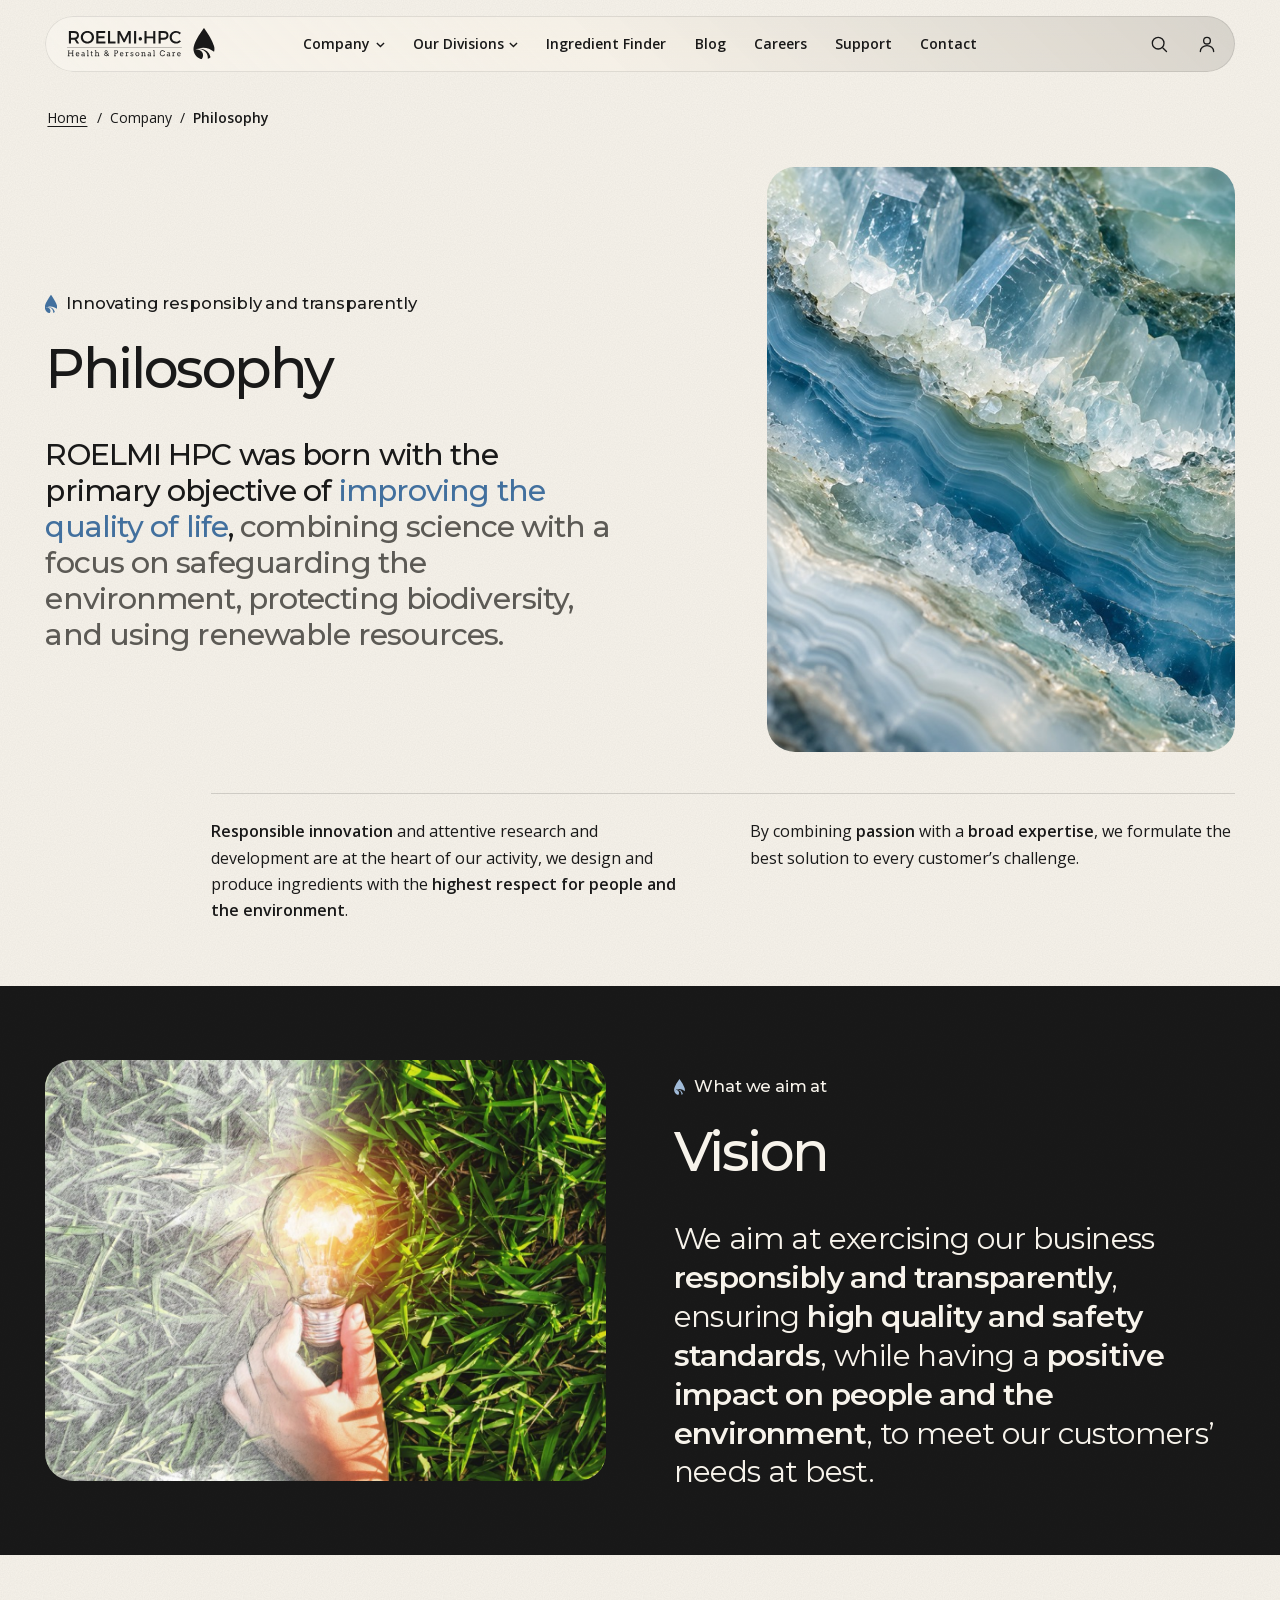
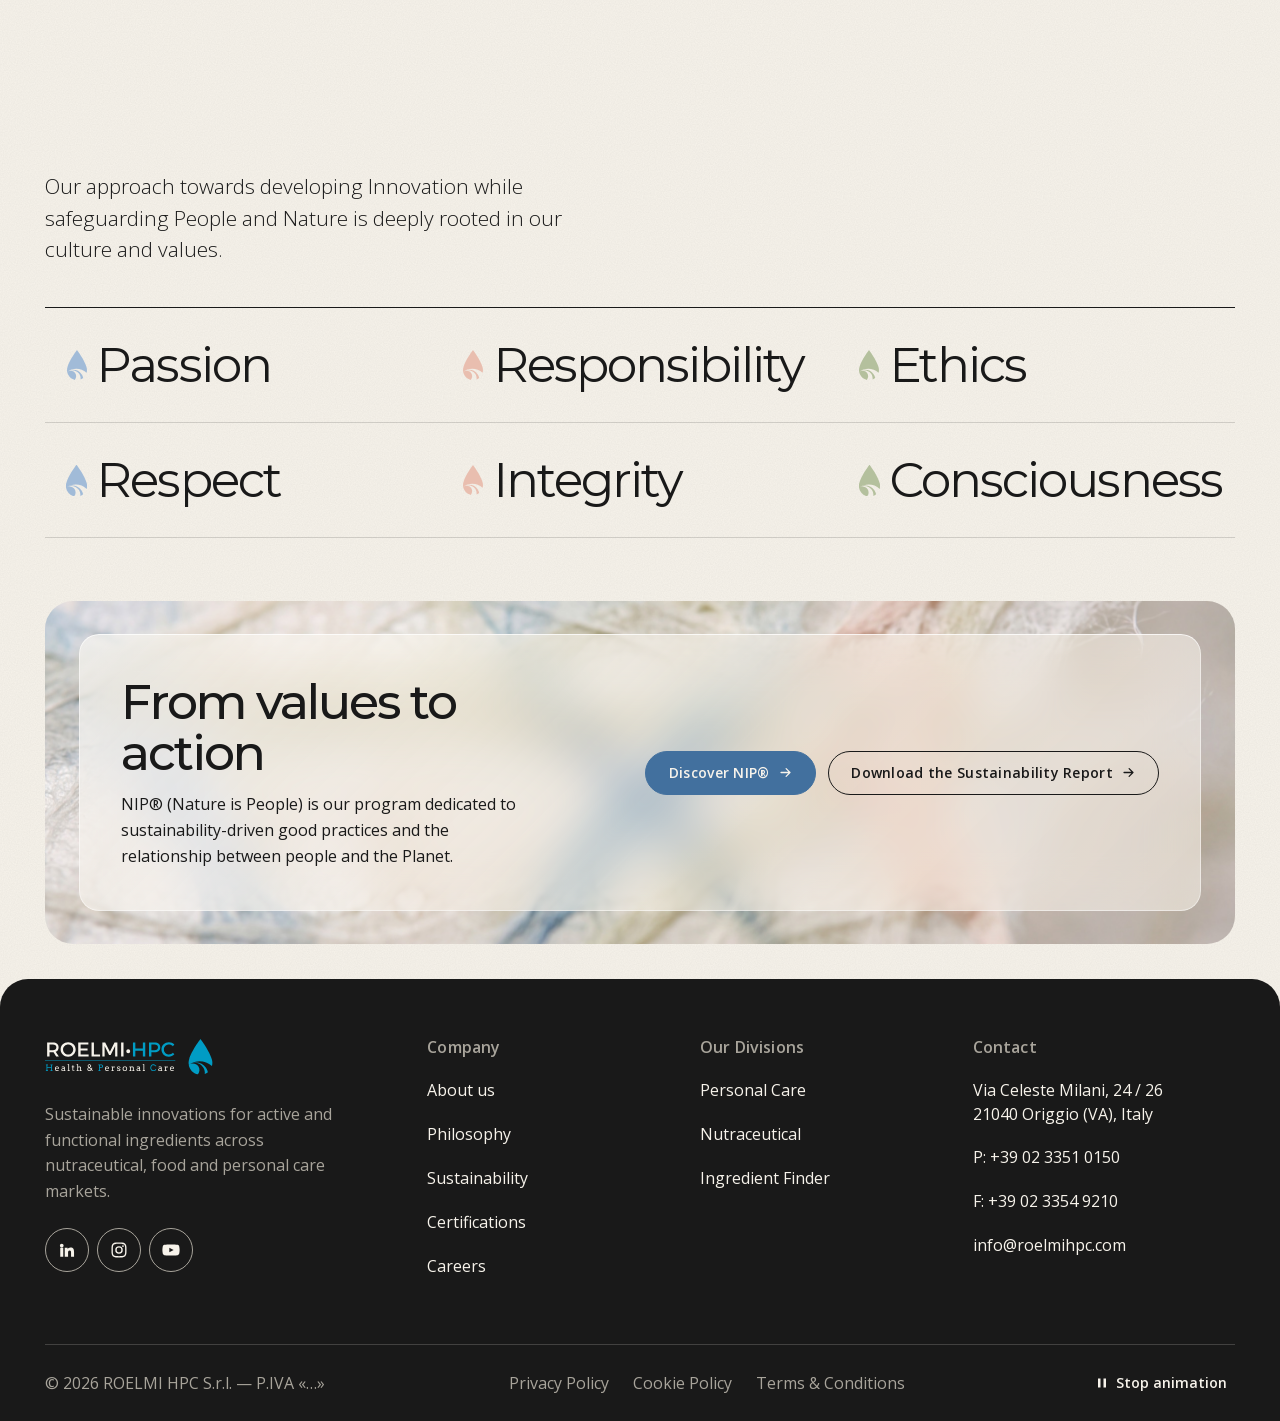
<file: philosophy.html>
<!DOCTYPE html>
<html lang="en" class="no-js">
<head>
  <meta charset="UTF-8">
  <meta name="viewport" content="width=device-width, initial-scale=1">
  <title>Philosophy — Innovating responsibly and transparently | ROELMI HPC</title>
  <meta name="description" content="ROELMI HPC was born with the primary objective of improving the quality of life, combining science with a focus on safeguarding the environment.">
  <meta name="theme-color" content="#191919">
  <link rel="icon" href="images/favicon.svg" type="image/svg+xml">

  <meta property="og:type" content="website">
  <meta property="og:site_name" content="ROELMI HPC">
  <meta property="og:title" content="Philosophy | ROELMI HPC">
  <meta property="og:description" content="Innovating responsibly and transparently.">
  <meta property="og:image" content="images/og-image.jpg">
  <meta name="twitter:card" content="summary_large_image">

  <script>document.documentElement.classList.replace('no-js', 'js');</script>

  <!-- Font serviti dal sito (GDPR) -->
  <link rel="preload" as="font" type="font/woff2" href="fonts/montserrat-latin.woff2" crossorigin>
  <link rel="preload" as="font" type="font/woff2" href="fonts/opensans-latin.woff2" crossorigin>

  <link rel="stylesheet" href="css/fonts.css">
  <link rel="stylesheet" href="css/reset.css">
  <link rel="stylesheet" href="css/base.css">
  <link rel="stylesheet" href="css/header.css">
  <link rel="stylesheet" href="css/philosophy.css">
  <link rel="stylesheet" href="css/footer.css">
</head>
<body>

  <svg width="0" height="0" style="position:absolute" aria-hidden="true" focusable="false">
    <symbol id="logo-roelmi" viewBox="0 0 256 54">
      <path d="M12.0334 17.0172C15.3679 17.0172 17.286 15.5943 17.286 12.6599C17.286 9.81631 15.3679 8.45615 12.0334 8.45615L6.90418 8.45615L6.90418 17.0172L12.0334 17.0172ZM13.0217 20.263C12.7103 20.2932 12.3729 20.2932 12.0334 20.2932L6.90418 20.2932L6.90418 26.813L3.25401 26.813L3.25401 5.18224L12.0334 5.18224C17.5649 5.18224 20.748 7.87013 20.748 12.5648C20.748 16.0268 19.1413 18.4682 16.2675 19.5818L21.1178 26.813L16.9767 26.813L13.0217 20.263Z"/>
      <path d="M27.5157 15.9972C27.5157 20.2939 31.0729 23.6954 35.3026 23.6954C39.5388 23.6954 43.0008 20.2939 43.0008 15.9972C43.0008 11.7026 39.5388 8.36382 35.3026 8.36382C31.0383 8.36382 27.5157 11.7026 27.5157 15.9972M46.7397 15.9972C46.7397 22.1752 41.7337 26.9671 35.2723 26.9671C28.8132 26.9671 23.8072 22.1752 23.8072 15.9972C23.8072 9.78669 28.8132 5.08558 35.2723 5.08558C41.7337 5.08558 46.7397 9.81696 46.7397 15.9972"/>
      <path d="M54.2809 8.45615L54.2809 14.2969L64.8487 14.2969L64.8487 17.5751L54.2809 17.5751L54.2809 23.539L66.4553 23.539L66.4553 26.813L50.6351 26.813L50.6351 5.18008L66.0856 5.18008L66.0856 8.45615L54.2809 8.45615Z"/>
      <path d="M83.9182 23.5064L83.9182 26.8127L70.9069 26.8127L70.9069 5.1777L74.5549 5.1777L74.5549 23.5064L83.9182 23.5064Z"/>
      <path d="M106.911 26.8134L106.881 10.6493L100.052 24.558L97.6708 24.558L90.8418 10.6493L90.8418 26.8134L87.4122 26.8134L87.4122 5.17835L91.7349 5.17835L98.8774 19.552L105.983 5.17835L110.28 5.17835L110.28 26.8134L106.911 26.8134Z"/>
      <path d="M115.997 26.8162L119.642 26.8162L119.642 5.18333L115.997 5.18333L115.997 26.8162Z"/>
      <path d="M129.75 18.5313C129.75 20.2915 128.513 21.6236 126.814 21.6236C125.146 21.6236 123.91 20.2915 123.91 18.5313C123.91 16.7711 125.146 15.5018 126.814 15.5018C128.513 15.5018 129.75 16.7711 129.75 18.5313"/>
      <path fill="#009CC4" style="fill: var(--logo-accent, #009CC4)" d="M197.061 8.42653L194.929 11.0841C193.352 9.38232 191.097 8.33354 188.902 8.33354C184.575 8.33354 181.174 11.6723 181.174 15.9345C181.174 20.2009 184.575 23.5678 188.902 23.5678C191.064 23.5678 193.292 22.5796 194.929 21.001L197.091 23.4143C194.898 25.5767 191.776 26.9671 188.718 26.9671C182.382 26.9671 177.469 22.1752 177.469 15.9669C177.469 9.81696 182.443 5.08558 188.841 5.08558C191.899 5.08558 194.959 6.35709 197.061 8.42653ZM149.128 26.8134L149.128 17.8523L137.662 17.8523L137.662 26.8134L134.017 26.8134L134.017 5.17835L137.662 5.17835L137.662 14.5762L149.128 14.5762L149.128 5.17835L152.773 5.17835L152.773 26.8134L149.128 26.8134ZM167.083 20.2932C172.522 20.2932 175.642 17.4497 175.642 12.5648C175.642 7.87013 172.522 5.18224 167.083 5.18224L158.462 5.18224L158.462 26.813L162.107 26.813L162.107 20.2932L167.083 20.2932ZM172.154 12.6599C172.154 15.5943 170.266 17.0172 166.928 17.0172L162.107 17.0172L162.107 8.45615L166.928 8.45615C170.266 8.45615 172.154 9.81631 172.154 12.6599Z"/>
      <path fill="#009CC4" style="fill: var(--logo-accent, #009CC4)" d="M167.99 41.4119C167.698 40.9145 167.311 40.5275 166.826 40.242C166.346 39.9587 165.81 39.816 165.217 39.816C164.709 39.816 164.249 39.9241 163.829 40.1361C163.412 40.3501 163.053 40.6377 162.754 40.9967C162.454 41.3557 162.223 41.773 162.058 42.2444C161.894 42.718 161.809 43.2175 161.809 43.7387C161.809 44.3571 161.902 44.9064 162.086 45.3864C162.268 45.86 162.506 46.2579 162.8 46.5758C163.094 46.8893 163.442 47.1531 163.851 47.365C164.253 47.5791 164.709 47.6808 165.217 47.6808C165.905 47.6808 166.504 47.5164 167.012 47.1812C167.525 46.8525 167.959 46.3011 168.323 45.5378L169.473 46.0827C169.307 46.5498 169.025 47.0061 168.628 47.4451C168.232 47.8797 167.743 48.2343 167.164 48.5025C166.582 48.7728 165.935 48.9047 165.23 48.9047C164.554 48.9047 163.933 48.7771 163.364 48.5241C162.798 48.2689 162.296 47.9056 161.851 47.4321C161.409 46.965 161.07 46.4071 160.839 45.7605C160.605 45.1161 160.488 44.4414 160.488 43.7387C160.488 43.0337 160.605 42.3655 160.839 41.7384C161.07 41.1092 161.399 40.5642 161.818 40.1015C162.238 39.6387 162.739 39.2711 163.323 39.0008C163.905 38.7348 164.536 38.5986 165.217 38.5986C165.821 38.5986 166.346 38.6851 166.785 38.8559C167.226 39.0289 167.598 39.2343 167.908 39.4722C168.215 39.7101 168.478 39.9717 168.701 40.2463L169.395 40.2463L169.395 41.4119L167.99 41.4119ZM8.31148 38.7975L11.527 38.7975L11.527 39.9241L10.5885 39.9241L10.5885 47.5834L11.527 47.5834L11.527 48.7101L8.31148 48.7101L8.31148 47.5834L9.30404 47.5834L9.30404 44.0219L3.56929 44.0219L3.56929 47.5834L4.56401 47.5834L4.56401 48.7101L1.34632 48.7101L1.34632 47.5834L2.28914 47.5834L2.28914 39.9241L1.34632 39.9241L1.34632 38.7975L4.56401 38.7975L4.56401 39.9241L3.56929 39.9241L3.56929 42.9234L9.30404 42.9234L9.30404 39.9241L8.31148 39.9241L8.31148 38.7975ZM86.5788 38.9694C86.2026 38.8548 85.7982 38.7986 85.3506 38.7986L81.3436 38.7986L81.3436 39.9274L82.2843 39.9274L82.2843 47.5845L81.3436 47.5845L81.3436 48.709L84.5591 48.709L84.5591 47.5845L83.5666 47.5845L83.5666 44.1182L85.3268 44.1182C85.7895 44.1182 86.2069 44.049 86.5853 43.9084C86.9594 43.77 87.2838 43.5797 87.5541 43.3419C87.8244 43.1018 88.0341 42.8229 88.1812 42.5007C88.3304 42.1785 88.4039 41.8411 88.4039 41.4778C88.4039 41.041 88.3304 40.6561 88.179 40.321C88.0276 39.9836 87.8179 39.7047 87.5454 39.4798C87.273 39.2527 86.9508 39.0862 86.5788 38.9694ZM85.3506 43.0456L83.5666 43.0456L83.5666 39.9274L85.1884 39.9274C85.8371 39.9274 86.3107 40.0615 86.6091 40.3339C86.9032 40.6086 87.0524 40.9891 87.0524 41.4778C87.0524 41.7352 87.007 41.9601 86.9248 42.1568C86.8405 42.3536 86.7215 42.5158 86.5702 42.6477C86.4231 42.7796 86.2415 42.8748 86.0361 42.9461C85.8285 43.011 85.5993 43.0456 85.3506 43.0456Z"/>
      <path d="M18.3148 42.7781C18.0316 42.7781 17.7829 42.8192 17.5731 42.8992C17.3634 42.9814 17.1839 43.0938 17.0325 43.2452C16.8855 43.3966 16.7644 43.5804 16.6779 43.7966C16.5871 44.015 16.5222 44.2637 16.4768 44.5297L19.9907 44.5297C19.9734 44.2767 19.9302 44.0431 19.8675 43.8334C19.8026 43.6171 19.7096 43.4333 19.5755 43.2755C19.4458 43.1176 19.2793 42.9965 19.0717 42.91C18.8706 42.8214 18.6154 42.7781 18.3148 42.7781L18.3148 42.7781ZM16.4119 45.479C16.4119 45.6714 16.4249 45.8444 16.453 46.0044C16.4833 46.1623 16.5222 46.318 16.5763 46.4607C16.7384 46.8954 16.9958 47.2241 17.3504 47.4446C17.705 47.6652 18.1073 47.7776 18.557 47.7776C18.9095 47.7776 19.2512 47.7257 19.5885 47.6263C19.9215 47.529 20.2697 47.3776 20.6351 47.1657L21.1282 47.996C20.6805 48.3031 20.2372 48.5302 19.7853 48.6772C19.3355 48.8242 18.8706 48.8999 18.3862 48.8999C17.9299 48.8999 17.5039 48.8242 17.1169 48.6707C16.7255 48.5172 16.3903 48.2901 16.107 47.9896C15.8259 47.689 15.6053 47.3149 15.4475 46.8673C15.2875 46.4175 15.2096 45.892 15.2096 45.2952C15.2096 44.8108 15.2766 44.3545 15.4107 43.9264C15.5448 43.496 15.7502 43.1198 16.0184 42.7997C16.2843 42.4819 16.6173 42.2267 17.0131 42.0407C17.411 41.8504 17.8737 41.7575 18.3992 41.7575C18.9095 41.7575 19.3355 41.8353 19.6772 41.9888C20.021 42.1445 20.3 42.35 20.5162 42.6051C20.7324 42.8603 20.8946 43.1522 21.0049 43.4787C21.1152 43.8074 21.1952 44.1404 21.2406 44.4778C21.2579 44.6421 21.273 44.8108 21.2795 44.9838C21.2882 45.1525 21.2903 45.3168 21.2903 45.479L16.4119 45.479Z"/>
      <path d="M27.4217 47.878C27.5839 47.878 27.7439 47.8607 27.9061 47.8196C28.0682 47.7807 28.2218 47.7288 28.3623 47.6596C28.505 47.5925 28.6413 47.5125 28.7624 47.426C28.8835 47.3352 28.9873 47.2422 29.0716 47.1449L29.0759 45.6182L27.666 45.6182C27.4282 45.6182 27.2141 45.642 27.0195 45.6961C26.8248 45.748 26.6583 45.8215 26.5156 45.9253C26.3751 46.0248 26.2648 46.148 26.1848 46.2972C26.1069 46.4443 26.068 46.6151 26.068 46.8076C26.068 46.9871 26.1004 47.1406 26.1653 47.2768C26.2323 47.4066 26.3232 47.519 26.4421 47.6077C26.5632 47.6963 26.7059 47.7634 26.8724 47.8109C27.0368 47.8585 27.2206 47.878 27.4217 47.878L27.4217 47.878ZM29.0716 48.0812C28.8121 48.3213 28.5267 48.518 28.2174 48.6716C27.9061 48.8229 27.5493 48.9008 27.1535 48.9008C26.8227 48.9008 26.5178 48.8446 26.2432 48.7429C25.9664 48.637 25.7242 48.4943 25.5274 48.3148C25.3263 48.131 25.1684 47.9234 25.0581 47.6833C24.9479 47.4433 24.8916 47.1882 24.8916 46.9179C24.8916 46.6303 24.9327 46.3751 25.0192 46.1524C25.1036 45.9318 25.2182 45.7393 25.3587 45.5728C25.4993 45.4106 25.6658 45.2723 25.8561 45.1598C26.0464 45.0495 26.2432 44.9587 26.4529 44.8938C26.6583 44.8246 26.8703 44.7792 27.0865 44.7511C27.2984 44.723 27.506 44.7079 27.7049 44.7079C28.0163 44.7079 28.2802 44.7165 28.4942 44.7381C28.7083 44.7576 28.9029 44.7814 29.0759 44.8181L29.0824 44.2624C29.0824 44.0245 29.05 43.8148 28.9786 43.6396C28.9073 43.4623 28.8099 43.3153 28.6824 43.2006C28.5569 43.086 28.4077 42.9995 28.2304 42.9433C28.0531 42.8849 27.8585 42.859 27.6379 42.859C27.4303 42.859 27.2357 42.8741 27.0497 42.9001C26.8594 42.9303 26.6864 42.9671 26.5243 43.0104C26.3599 43.0579 26.2086 43.1098 26.0702 43.166C25.9339 43.2288 25.8193 43.2871 25.722 43.352L25.322 42.5108C25.482 42.4049 25.6636 42.3097 25.8518 42.2189C26.0442 42.1281 26.2453 42.0546 26.4572 41.9897C26.667 41.927 26.8832 41.8772 27.106 41.8405C27.3265 41.8037 27.5428 41.7864 27.7547 41.7864C28.1482 41.7864 28.5007 41.8297 28.8164 41.927C29.1278 42.02 29.396 42.1627 29.6122 42.3595C29.8306 42.5584 29.9993 42.8071 30.116 43.1098C30.235 43.4147 30.2934 43.7759 30.2934 44.1975L30.2869 47.5839L31.0372 47.5839L31.0372 48.7083L29.0716 48.7083L29.0716 48.0812Z"/>
      <path d="M34.5012 38.5337L36.7004 38.5337L36.7004 47.5856L37.7167 47.5856L37.7167 48.7079L34.5012 48.7079L34.5012 47.5856L35.483 47.5856L35.483 39.6603L34.5012 39.6603L34.5012 38.5337Z"/>
      <path d="M43.0136 41.9335L44.6008 41.9335L44.6008 42.9217L43.0006 42.9217L42.9812 46.8335C42.9812 47.0995 43.0136 47.3157 43.0742 47.4801C43.1347 47.6466 43.2342 47.759 43.3682 47.8239C43.5023 47.8866 43.6537 47.9212 43.8245 47.9212C44.0062 47.9212 44.1705 47.9018 44.3089 47.8693C44.4494 47.8347 44.5987 47.7807 44.7652 47.7028L45.0463 48.5202C44.8365 48.6283 44.6181 48.717 44.3889 48.7775C44.1554 48.8402 43.8851 48.8748 43.5693 48.8748C43.2709 48.8748 43.0136 48.8338 42.793 48.7624C42.5746 48.691 42.3887 48.5699 42.2395 48.4034C42.0881 48.2326 41.9756 48.0056 41.9021 47.7179C41.8264 47.4325 41.7918 47.0757 41.7918 46.6497L41.8113 42.9217L40.7301 42.9217L40.7301 41.9335L41.8243 41.9335L41.8243 40.3138L43.0136 39.7516L43.0136 41.9335Z"/>
      <path d="M48.2687 38.5337L50.4138 38.5337L50.4138 42.6812L50.4549 42.6812C50.5739 42.558 50.7166 42.4455 50.8766 42.3396C51.0345 42.2315 51.2031 42.1385 51.3761 42.0606C51.5491 41.9828 51.7308 41.9179 51.9167 41.8768C52.1027 41.8336 52.3016 41.8119 52.5049 41.8119C52.8682 41.8119 53.1969 41.8617 53.4888 41.9612C53.7786 42.0628 54.0294 42.2163 54.2327 42.4174C54.4381 42.625 54.596 42.8867 54.7084 43.2067C54.8187 43.5289 54.8728 43.9052 54.8728 44.3441L54.8728 47.5856L55.8934 47.5856L55.8934 48.7079L52.6779 48.7079L52.6779 47.5856L53.6056 47.5856L53.6056 44.4933C53.6056 43.9744 53.4737 43.5786 53.212 43.3127C52.9482 43.0424 52.5698 42.9083 52.0767 42.9083C51.7935 42.9083 51.5123 42.9775 51.2247 43.1072C50.9393 43.2435 50.6647 43.4078 50.4138 43.6111L50.4138 47.5856L51.3956 47.5856L51.3956 48.7079L48.1779 48.7079L48.1779 47.5856L49.2007 47.5856L49.2007 39.6603L48.2687 39.6603L48.2687 38.5337Z"/>
      <path d="M68.7198 42.0012C68.8344 41.8757 68.9296 41.7395 69.0074 41.5773C69.0853 41.4195 69.1242 41.253 69.1242 41.0778C69.1242 40.894 69.0853 40.7167 69.0053 40.5502C68.9252 40.3793 68.815 40.2301 68.6809 40.0961C68.5447 39.9685 68.3868 39.8625 68.2073 39.789C68.0257 39.709 67.8332 39.6722 67.6364 39.6722C67.4159 39.6722 67.2191 39.709 67.0418 39.7825C66.8666 39.8539 66.7131 39.9533 66.5877 40.0766C66.4622 40.2042 66.3628 40.3512 66.2936 40.5199C66.2244 40.6886 66.1876 40.868 66.1876 41.0627C66.1876 41.2486 66.233 41.4411 66.3239 41.6422C66.4147 41.8476 66.5747 42.0595 66.8104 42.2823L67.3921 42.8229C67.6516 42.7126 67.8916 42.5872 68.1187 42.4574C68.3457 42.3277 68.5447 42.1741 68.7198 42.0012L68.7198 42.0012ZM66.6871 44.356C66.5358 44.4144 66.4039 44.4987 66.2849 44.6069C66.1638 44.7128 66.06 44.8361 65.9714 44.9723C65.8849 45.1107 65.82 45.2599 65.7703 45.4178C65.7227 45.5756 65.6989 45.7378 65.6989 45.8978C65.6989 46.1508 65.7465 46.3844 65.846 46.6006C65.9454 46.819 66.0795 47.0028 66.2503 47.1607C66.4233 47.3186 66.6266 47.4418 66.858 47.5305C67.0937 47.6191 67.3424 47.6645 67.6083 47.6645C67.8332 47.6645 68.0473 47.6321 68.2484 47.5759C68.4495 47.5197 68.6355 47.4418 68.8106 47.3402C68.9836 47.2385 69.1458 47.1131 69.2907 46.9747C69.4377 46.832 69.5761 46.6785 69.7016 46.512L67.2148 44.1117L66.6871 44.356ZM72.0175 48.7479L70.4714 47.2558C70.2876 47.4829 70.093 47.6905 69.8767 47.8808C69.6626 48.0667 69.4356 48.2289 69.1934 48.3652C68.9512 48.5057 68.696 48.6117 68.4214 48.6895C68.1489 48.763 67.8613 48.8041 67.5543 48.8041C67.1348 48.8041 66.7369 48.7263 66.3693 48.5771C66.0017 48.43 65.6816 48.2289 65.407 47.9716C65.1345 47.7121 64.9204 47.4094 64.7647 47.0569C64.6069 46.7066 64.529 46.3282 64.529 45.9238C64.529 45.6578 64.5701 45.3983 64.6501 45.1475C64.728 44.8988 64.8404 44.6631 64.981 44.4447C65.1259 44.2284 65.2902 44.0295 65.4783 43.8543C65.6686 43.6835 65.9671 43.4911 66.3649 43.29L65.9325 42.8704C65.8222 42.7667 65.7097 42.6456 65.6038 42.5093C65.4978 42.3753 65.4048 42.2282 65.3227 42.0725C65.2426 41.9168 65.1756 41.7525 65.1259 41.5838C65.0761 41.413 65.0502 41.2421 65.0502 41.0778C65.0502 40.7296 65.1194 40.4074 65.2535 40.1047C65.3897 39.8041 65.5713 39.5403 65.807 39.3197C66.0384 39.0949 66.3152 38.9219 66.6266 38.7943C66.9423 38.6645 67.2775 38.6018 67.6364 38.6018C68.0149 38.6018 68.3652 38.6667 68.6895 38.8029C69.0139 38.937 69.2929 39.1208 69.5307 39.3457C69.7686 39.5706 69.9502 39.8344 70.0865 40.1371C70.2205 40.4356 70.2876 40.7513 70.2876 41.0778C70.2876 41.3395 70.2638 41.5687 70.2119 41.7698C70.1578 41.9666 70.0865 42.1439 69.987 42.3017C69.894 42.4574 69.7794 42.6001 69.6453 42.7299C69.5134 42.8575 69.3707 42.9764 69.2215 43.0845C69.0723 43.197 68.9144 43.2964 68.7587 43.3829C68.6031 43.4716 68.4409 43.5603 68.2744 43.6403L70.2746 45.5043C70.4173 45.1864 70.5276 44.8707 70.6119 44.5636C70.6984 44.2501 70.7655 43.9668 70.813 43.7116L72.0413 43.7116C71.9678 44.1225 71.8553 44.5506 71.7018 44.9896C71.5483 45.4308 71.3536 45.8611 71.1201 46.2827L72.9236 47.9586L72.0175 48.7479Z"/>
      <path d="M94.5772 42.7781C94.2918 42.7781 94.0452 42.8192 93.8333 42.8992C93.6236 42.9814 93.4419 43.0938 93.2949 43.2452C93.1435 43.3966 93.0267 43.5804 92.9381 43.7966C92.8473 44.015 92.7802 44.2637 92.7391 44.5297L96.2487 44.5297C96.2314 44.2767 96.1925 44.0431 96.1298 43.8334C96.0671 43.6171 95.9676 43.4333 95.8379 43.2755C95.706 43.1176 95.5416 42.9965 95.334 42.91C95.1286 42.8214 94.8778 42.7781 94.5772 42.7781L94.5772 42.7781ZM92.6743 45.479C92.6743 45.6714 92.6872 45.8444 92.7153 46.0044C92.7456 46.1623 92.7845 46.318 92.8343 46.4607C92.9986 46.8954 93.256 47.2241 93.6128 47.4446C93.9674 47.6652 94.3696 47.7776 94.8172 47.7776C95.1719 47.7776 95.5135 47.7257 95.8465 47.6263C96.1817 47.529 96.532 47.3776 96.8996 47.1657L97.3883 47.996C96.9429 48.3031 96.4953 48.5302 96.0498 48.6772C95.5979 48.8242 95.1329 48.8999 94.6486 48.8999C94.1901 48.8999 93.7663 48.8242 93.3749 48.6707C92.9857 48.5172 92.6483 48.2901 92.3694 47.9896C92.0882 47.689 91.8698 47.3149 91.7098 46.8673C91.5498 46.4175 91.4698 45.892 91.4698 45.2952C91.4698 44.8108 91.539 44.3545 91.6731 43.9264C91.8093 43.496 92.0104 43.1198 92.2764 42.7997C92.5467 42.4819 92.8775 42.2267 93.2733 42.0407C93.6711 41.8504 94.1361 41.7575 94.6615 41.7575C95.1719 41.7575 95.5979 41.8353 95.9395 41.9888C96.2833 42.1445 96.5623 42.35 96.7764 42.6051C96.9926 42.8603 97.157 43.1522 97.2673 43.4787C97.3797 43.8074 97.4554 44.1404 97.4986 44.4778C97.5202 44.6421 97.5354 44.8108 97.5419 44.9838C97.5484 45.1525 97.5527 45.3168 97.5527 45.479L92.6743 45.479Z"/>
      <path d="M106.221 43.3674L104.978 43.3674L104.978 42.95C104.833 42.95 104.688 42.976 104.537 43.0322C104.385 43.0841 104.245 43.1684 104.115 43.2809C103.983 43.3912 103.871 43.5317 103.771 43.7025C103.674 43.8734 103.603 44.0788 103.561 44.3145L103.561 47.5819L104.71 47.5819L104.71 48.7107L101.347 48.7107L101.347 47.5819L102.283 47.5819L102.29 43.056L101.347 43.056L101.347 41.9337L103.512 41.9337L103.512 42.87C103.594 42.7295 103.68 42.6019 103.78 42.4808C103.877 42.3597 103.983 42.2559 104.104 42.1672C104.225 42.0786 104.357 42.0072 104.504 41.9596C104.649 41.9077 104.807 41.8818 104.978 41.8818L105.618 41.8818C105.819 41.8818 106.02 41.8861 106.221 41.8948L106.221 43.3674Z"/>
      <path d="M113.552 43.285C113.468 43.1574 113.358 43.0514 113.221 42.9714C113.087 42.8914 112.936 42.8309 112.772 42.7941C112.607 42.7595 112.443 42.7379 112.287 42.7379C112.112 42.7379 111.952 42.7595 111.807 42.7984C111.66 42.8374 111.537 42.8936 111.429 42.9693C111.327 43.0428 111.243 43.1315 111.184 43.2396C111.124 43.3477 111.098 43.4645 111.098 43.5985C111.098 43.8234 111.167 44.0029 111.301 44.1348C111.44 44.2689 111.671 44.3943 111.993 44.5024L113.293 44.963C113.853 45.149 114.262 45.4042 114.515 45.7264C114.774 46.0507 114.904 46.4356 114.904 46.8854C114.904 47.186 114.843 47.4628 114.724 47.7115C114.603 47.9645 114.432 48.1785 114.212 48.3515C113.993 48.531 113.73 48.6651 113.418 48.7646C113.109 48.8619 112.765 48.9138 112.382 48.9138C111.857 48.9138 111.429 48.8273 111.098 48.6564C110.765 48.4856 110.51 48.265 110.332 47.9818L109.651 47.9818L109.651 46.8573L111.005 46.8573C111.005 47.0433 111.046 47.2055 111.124 47.3395C111.206 47.4736 111.314 47.5796 111.446 47.6617C111.578 47.7461 111.731 47.8088 111.896 47.8455C112.067 47.8866 112.237 47.9082 112.41 47.9082C112.581 47.9082 112.743 47.8866 112.904 47.8434C113.059 47.8023 113.198 47.7417 113.319 47.6596C113.438 47.5796 113.531 47.4822 113.602 47.3698C113.671 47.2552 113.706 47.1254 113.706 46.9827C113.706 46.7643 113.637 46.5784 113.492 46.427C113.353 46.2756 113.113 46.1372 112.772 46.0161L111.476 45.5317C110.949 45.3458 110.557 45.1057 110.302 44.816C110.047 44.5241 109.922 44.1608 109.922 43.7261C109.922 43.4385 109.976 43.1725 110.082 42.9282C110.185 42.686 110.341 42.4741 110.546 42.2968C110.748 42.1194 110.992 41.981 111.288 41.8837C111.578 41.7843 111.913 41.7324 112.287 41.7324C112.772 41.7324 113.176 41.7994 113.505 41.9335C113.831 42.0697 114.125 42.3011 114.387 42.6276L115.021 42.6276L115.021 43.7542L113.678 43.7542C113.678 43.5704 113.639 43.4147 113.552 43.285"/>
      <path d="M119.603 45.3207C119.603 45.7099 119.657 46.0602 119.768 46.3759C119.878 46.6873 120.032 46.9555 120.228 47.176C120.419 47.3966 120.646 47.5674 120.901 47.6885C121.156 47.8053 121.426 47.8659 121.714 47.8659C122.014 47.8659 122.293 47.8075 122.555 47.6907C122.812 47.5739 123.042 47.4031 123.23 47.1825C123.422 46.962 123.574 46.6982 123.682 46.3803C123.792 46.071 123.846 45.7164 123.846 45.3207C123.846 44.9142 123.792 44.5509 123.682 44.2308C123.574 43.9129 123.422 43.647 123.234 43.4329C123.044 43.2188 122.819 43.0566 122.557 42.9485C122.298 42.8382 122.014 42.7842 121.714 42.7842C121.426 42.7842 121.156 42.8382 120.901 42.9485C120.646 43.0566 120.419 43.2188 120.228 43.4329C120.032 43.647 119.878 43.9129 119.768 44.2308C119.657 44.5509 119.603 44.9142 119.603 45.3207M118.315 45.3207C118.317 44.7866 118.405 44.2979 118.572 43.8546C118.741 43.4178 118.974 43.0393 119.277 42.7236C119.575 42.4057 119.934 42.1614 120.347 41.9949C120.762 41.8241 121.219 41.7397 121.714 41.7397C122.216 41.7397 122.674 41.8241 123.093 41.9949C123.507 42.1614 123.865 42.4057 124.162 42.715C124.456 43.0264 124.687 43.4026 124.856 43.8438C125.018 44.2849 125.1 44.7714 125.1 45.3099C125.1 45.8353 125.018 46.3219 124.856 46.763C124.687 47.2085 124.456 47.5869 124.162 47.9026C123.865 48.2227 123.507 48.4713 123.093 48.6465C122.674 48.826 122.216 48.9125 121.714 48.9125C121.204 48.9125 120.741 48.826 120.326 48.6487C119.915 48.4757 119.558 48.2313 119.264 47.9156C118.968 47.5977 118.736 47.2193 118.57 46.7825C118.405 46.3414 118.317 45.8526 118.315 45.3207"/>
      <path d="M133.018 47.5845L133.974 47.5845L133.974 44.4901C133.974 43.9711 133.842 43.5797 133.576 43.3094C133.312 43.0434 132.934 42.9094 132.445 42.9094C132.16 42.9094 131.874 42.9764 131.587 43.1126C131.299 43.2467 131.024 43.4154 130.769 43.6143L130.769 47.5845L131.723 47.5845L131.723 48.7111L128.559 48.7111L128.559 47.5845L129.502 47.5845L129.502 43.0586L128.559 43.0586L128.559 41.9363L130.715 41.9363L130.715 42.7321L130.73 42.7321C130.875 42.6045 131.029 42.4855 131.189 42.3753C131.355 42.2585 131.526 42.1612 131.706 42.079C131.883 41.9947 132.071 41.9298 132.263 41.8844C132.458 41.8346 132.661 41.813 132.875 41.813C133.239 41.813 133.565 41.8606 133.857 41.9579C134.147 42.0617 134.393 42.2152 134.601 42.4185C134.806 42.6239 134.964 42.8877 135.077 43.2056C135.187 43.5278 135.241 43.9062 135.241 44.3409L135.241 47.5845L136.184 47.5845L136.184 48.7111L133.018 48.7111L133.018 47.5845Z"/>
      <path d="M141.969 47.878C142.131 47.878 142.291 47.8607 142.453 47.8196C142.615 47.7807 142.769 47.7288 142.909 47.6596C143.052 47.5925 143.188 47.5125 143.31 47.426C143.431 47.3352 143.534 47.2422 143.619 47.1449L143.623 45.6182L142.213 45.6182C141.975 45.6182 141.761 45.642 141.567 45.6961C141.372 45.748 141.205 45.8215 141.063 45.9253C140.922 46.0248 140.81 46.148 140.732 46.2972C140.654 46.4443 140.615 46.6151 140.615 46.8076C140.615 46.9871 140.648 47.1406 140.712 47.2768C140.779 47.4066 140.87 47.519 140.989 47.6077C141.11 47.6963 141.253 47.7634 141.42 47.8109C141.584 47.8585 141.768 47.878 141.969 47.878L141.969 47.878ZM143.619 48.0812C143.359 48.3213 143.074 48.518 142.765 48.6716C142.453 48.8229 142.096 48.9008 141.701 48.9008C141.37 48.9008 141.065 48.8446 140.79 48.7429C140.514 48.637 140.271 48.4943 140.075 48.3148C139.873 48.131 139.716 47.9234 139.605 47.6833C139.495 47.4433 139.439 47.1882 139.439 46.9179C139.439 46.6303 139.48 46.3751 139.566 46.1524C139.651 45.9318 139.765 45.7393 139.906 45.5728C140.046 45.4106 140.213 45.2723 140.405 45.1598C140.594 45.0495 140.79 44.9587 141 44.8938C141.205 44.8246 141.417 44.7792 141.634 44.7511C141.846 44.723 142.053 44.7079 142.252 44.7079C142.563 44.7079 142.827 44.7165 143.041 44.7381C143.255 44.7576 143.45 44.7814 143.623 44.8181L143.63 44.2624C143.63 44.0245 143.597 43.8148 143.526 43.6396C143.454 43.4623 143.357 43.3153 143.23 43.2006C143.104 43.086 142.955 42.9995 142.778 42.9433C142.6 42.8849 142.406 42.859 142.185 42.859C141.977 42.859 141.783 42.8741 141.597 42.9001C141.407 42.9303 141.234 42.9671 141.071 43.0104C140.907 43.0579 140.756 43.1098 140.617 43.166C140.481 43.2288 140.366 43.2871 140.269 43.352L139.869 42.5108C140.029 42.4049 140.211 42.3097 140.399 42.2189C140.591 42.1281 140.792 42.0546 141.004 41.9897C141.214 41.927 141.43 41.8772 141.651 41.8405C141.874 41.8037 142.09 41.7864 142.302 41.7864C142.695 41.7864 143.048 41.8297 143.364 41.927C143.675 42.02 143.943 42.1627 144.159 42.3595C144.378 42.5584 144.546 42.8071 144.663 43.1098C144.78 43.4147 144.841 43.7759 144.841 44.1975L144.834 47.5839L145.584 47.5839L145.584 48.7083L143.619 48.7083L143.619 48.0812Z"/>
      <path d="M149.048 38.5337L151.248 38.5337L151.248 47.5856L152.264 47.5856L152.264 48.7079L149.048 48.7079L149.048 47.5856L150.03 47.5856L150.03 39.6603L149.048 39.6603L149.048 38.5337Z"/>
      <path d="M175.016 47.878C175.179 47.878 175.337 47.8607 175.499 47.8196C175.661 47.7807 175.814 47.7288 175.957 47.6596C176.102 47.5925 176.234 47.5125 176.355 47.426C176.478 47.3352 176.58 47.2422 176.664 47.1449L176.671 45.6182L175.259 45.6182C175.021 45.6182 174.809 45.642 174.612 45.6961C174.422 45.748 174.253 45.8215 174.113 45.9253C173.968 46.0248 173.86 46.148 173.78 46.2972C173.704 46.4443 173.663 46.6151 173.663 46.8076C173.663 46.9871 173.695 47.1406 173.76 47.2768C173.827 47.4066 173.92 47.519 174.039 47.6077C174.158 47.6963 174.301 47.7634 174.467 47.8109C174.634 47.8585 174.815 47.878 175.016 47.878L175.016 47.878ZM176.664 48.0812C176.407 48.3213 176.124 48.518 175.812 48.6716C175.499 48.8229 175.146 48.9008 174.748 48.9008C174.415 48.9008 174.113 48.8446 173.836 48.7429C173.559 48.637 173.321 48.4943 173.122 48.3148C172.919 48.131 172.763 47.9234 172.653 47.6833C172.541 47.4433 172.484 47.1882 172.484 46.9179C172.484 46.6303 172.528 46.3751 172.614 46.1524C172.698 45.9318 172.811 45.7393 172.954 45.5728C173.094 45.4106 173.263 45.2723 173.451 45.1598C173.641 45.0495 173.84 44.9587 174.046 44.8938C174.253 44.8246 174.463 44.7792 174.679 44.7511C174.895 44.723 175.101 44.7079 175.298 44.7079C175.611 44.7079 175.875 44.7165 176.089 44.7381C176.301 44.7576 176.498 44.7814 176.671 44.8181L176.677 44.2624C176.677 44.0245 176.643 43.8148 176.576 43.6396C176.502 43.4623 176.405 43.3153 176.277 43.2006C176.152 43.086 176 42.9995 175.825 42.9433C175.648 42.8849 175.451 42.859 175.233 42.859C175.027 42.859 174.831 42.8741 174.645 42.9001C174.454 42.9303 174.281 42.9671 174.117 43.0104C173.953 43.0579 173.801 43.1098 173.665 43.166C173.531 43.2288 173.412 43.2871 173.317 43.352L172.917 42.5108C173.079 42.4049 173.256 42.3097 173.449 42.2189C173.641 42.1281 173.84 42.0546 174.052 41.9897C174.266 41.927 174.478 41.8772 174.701 41.8405C174.921 41.8037 175.135 41.7864 175.349 41.7864C175.743 41.7864 176.096 41.8297 176.409 41.927C176.723 42.02 176.989 42.1627 177.205 42.3595C177.425 42.5584 177.592 42.8071 177.711 43.1098C177.83 43.4147 177.888 43.7759 177.888 44.1975L177.882 47.5839L178.632 47.5839L178.632 48.7083L176.664 48.7083L176.664 48.0812Z"/>
      <path d="M187.021 43.3674L185.777 43.3674L185.777 42.95C185.632 42.95 185.488 42.976 185.336 43.0322C185.185 43.0841 185.044 43.1684 184.915 43.2809C184.783 43.3912 184.67 43.5317 184.573 43.7025C184.473 43.8734 184.402 44.0788 184.361 44.3145L184.361 47.5819L185.509 47.5819L185.509 48.7107L182.147 48.7107L182.147 47.5819L183.083 47.5819L183.089 43.056L182.147 43.056L182.147 41.9337L184.313 41.9337L184.313 42.87C184.393 42.7295 184.48 42.6019 184.579 42.4808C184.677 42.3597 184.783 42.2559 184.904 42.1672C185.025 42.0786 185.157 42.0072 185.304 41.9596C185.451 41.9077 185.607 41.8818 185.777 41.8818L186.417 41.8818C186.619 41.8818 186.82 41.8861 187.021 41.8948L187.021 43.3674Z"/>
      <path d="M193.624 42.7781C193.339 42.7781 193.092 42.8192 192.878 42.8992C192.668 42.9814 192.489 43.0938 192.342 43.2452C192.19 43.3966 192.074 43.5804 191.985 43.7966C191.894 44.015 191.827 44.2637 191.786 44.5297L195.296 44.5297C195.278 44.2767 195.239 44.0431 195.177 43.8334C195.112 43.6171 195.015 43.4333 194.885 43.2755C194.753 43.1176 194.586 42.9965 194.381 42.91C194.176 42.8214 193.925 42.7781 193.624 42.7781L193.624 42.7781ZM191.719 45.479C191.719 45.6714 191.734 45.8444 191.762 46.0044C191.793 46.1623 191.831 46.318 191.881 46.4607C192.043 46.8954 192.303 47.2241 192.66 47.4446C193.014 47.6652 193.417 47.7776 193.866 47.7776C194.219 47.7776 194.56 47.7257 194.893 47.6263C195.226 47.529 195.579 47.3776 195.944 47.1657L196.435 47.996C195.99 48.3031 195.542 48.5302 195.095 48.6772C194.645 48.8242 194.18 48.8999 193.695 48.8999C193.237 48.8999 192.813 48.8242 192.422 48.6707C192.033 48.5172 191.695 48.2901 191.416 47.9896C191.135 47.689 190.915 47.3149 190.755 46.8673C190.597 46.4175 190.517 45.892 190.517 45.2952C190.517 44.8108 190.584 44.3545 190.72 43.9264C190.854 43.496 191.057 43.1198 191.323 42.7997C191.594 42.4819 191.924 42.2267 192.32 42.0407C192.72 41.8504 193.181 41.7575 193.708 41.7575C194.219 41.7575 194.645 41.8353 194.986 41.9888C195.33 42.1445 195.607 42.35 195.821 42.6051C196.037 42.8603 196.204 43.1522 196.314 43.4787C196.424 43.8074 196.5 44.1404 196.546 44.4778C196.567 44.6421 196.582 44.8108 196.589 44.9838C196.593 45.1525 196.6 45.3168 196.6 45.479L191.719 45.479Z"/>
      <path fill="#009CC4" style="fill: var(--logo-accent, #009CC4)" d="M198.208 33.4845L0.41086 33.4845C0.185968 33.4845 0 33.3028 0 33.0758C0 32.8465 0.185968 32.6627 0.41086 32.6627L198.208 32.6627C198.435 32.6627 198.618 32.8465 198.618 33.0758C198.618 33.3028 198.435 33.4845 198.208 33.4845"/>
      <path fill="#009CC4" style="fill: var(--logo-accent, #009CC4)" d="M219.592 39.0469L219.592 39.0469C219.413 39.1744 219.246 39.3085 219.08 39.4447C220.325 46.6456 225.814 52.3868 232.882 54C235.897 50.6007 236.325 45.4714 233.62 41.5769C230.452 37.0142 224.192 35.8746 219.625 39.0252C226.547 34.242 236.04 35.9632 240.844 42.8765C243.029 46.025 243.863 49.7033 243.478 53.2345C245.208 52.5598 246.808 51.6321 248.236 50.4947C247.749 48.1096 246.783 45.785 245.308 43.6636C239.666 35.5437 228.681 33.3381 220.377 38.5041C231.189 31.5173 245.148 32.9142 254.362 41.2806C254.809 39.7086 255.052 38.05 255.052 36.3373C255.052 34.3717 254.729 32.4861 254.148 30.7129C250.818 18.3914 236.928 0 236.928 0C236.928 0 223.039 18.3914 219.709 30.7129C219.134 32.4861 218.809 34.3717 218.809 36.3373C218.809 37.3883 218.905 38.4219 219.075 39.4253C219.246 39.2955 219.415 39.1701 219.592 39.0469"/>
    </symbol>
    <symbol id="logo-roelmi-drop" viewBox="218.5 0 37 54">
      <path fill="#009CC4" style="fill: var(--logo-accent, #009CC4)" d="M219.592 39.0469L219.592 39.0469C219.413 39.1744 219.246 39.3085 219.08 39.4447C220.325 46.6456 225.814 52.3868 232.882 54C235.897 50.6007 236.325 45.4714 233.62 41.5769C230.452 37.0142 224.192 35.8746 219.625 39.0252C226.547 34.242 236.04 35.9632 240.844 42.8765C243.029 46.025 243.863 49.7033 243.478 53.2345C245.208 52.5598 246.808 51.6321 248.236 50.4947C247.749 48.1096 246.783 45.785 245.308 43.6636C239.666 35.5437 228.681 33.3381 220.377 38.5041C231.189 31.5173 245.148 32.9142 254.362 41.2806C254.809 39.7086 255.052 38.05 255.052 36.3373C255.052 34.3717 254.729 32.4861 254.148 30.7129C250.818 18.3914 236.928 0 236.928 0C236.928 0 223.039 18.3914 219.709 30.7129C219.134 32.4861 218.809 34.3717 218.809 36.3373C218.809 37.3883 218.905 38.4219 219.075 39.4253C219.246 39.2955 219.415 39.1701 219.592 39.0469"/>
    </symbol>
  </svg>

  <a class="skip-link" href="#main">Skip to content</a>

  <!-- 0 · HEADER — identico alla home (logo → home, voce corrente segnata) -->
  <header class="site-header" id="siteHeader">
    <div class="header-pill">

      <a class="header-logo" href="index.html" aria-label="ROELMI HPC — home">
        <span class="logo-full"><svg class="logo-svg" viewBox="0 0 256 54" aria-hidden="true" focusable="false"><use href="#logo-roelmi"/></svg></span>
        <span class="logo-drop"><svg class="logo-svg" viewBox="0 0 37 54" aria-hidden="true" focusable="false"><use href="#logo-roelmi-drop"/></svg></span>
      </a>
      <!-- Nel codice subito dopo il logo (ordine del Tab: logo → menu → voci);
           a schermo resta in fondo a destra grazie a "order" in header.css -->
      <button class="menu-toggle" type="button" aria-expanded="false" aria-controls="mainNav" aria-label="Open menu">
        <span class="menu-toggle__icon" aria-hidden="true"><span></span><span></span><span></span></span>
      </button>

      <nav class="main-nav" id="mainNav" aria-label="Main">
        <!-- Solo nel pannello (sotto i 1200px): ricerca qui e Account in fondo
             all'elenco, così la pillola resta goccia · menu -->
        <form class="panel-search pill-field" role="search" action="ingredient-finder.html" method="get">
          <label class="sr-only" for="panelSearch">Search ingredients</label>
          <input class="pill-input" id="panelSearch" name="q" type="search" placeholder="Search ingredients…" autocomplete="off">
          <button class="pill-submit" type="submit">Search</button>
        </form>
        <ul class="nav-list">
          <li class="nav-item">
            <button class="nav-link nav-trigger" type="button" aria-expanded="false" aria-controls="sub-company">
              Company
              <svg class="nav-chev" viewBox="0 0 10 10" aria-hidden="true" focusable="false"><path d="M1 3.25l4 4 4-4"/></svg>
            </button>
            <div class="subnav" id="sub-company">
              <ul>
                <li><a href="#">About us</a></li>
                <li><a href="philosophy.html" aria-current="page">Philosophy</a></li>
                <li><a href="#">Sustainability</a></li>
                <li><a href="#">NIP®</a></li>
                <li><a href="#">Certifications</a></li>
              </ul>
            </div>
          </li>
          <li class="nav-item">
            <button class="nav-link nav-trigger" type="button" aria-expanded="false" aria-controls="sub-divisions">
              Our Divisions
              <svg class="nav-chev" viewBox="0 0 10 10" aria-hidden="true" focusable="false"><path d="M1 3.25l4 4 4-4"/></svg>
            </button>
            <div class="subnav" id="sub-divisions">
              <ul>
                <li><a href="#">Personal Care</a></li>
                <li><a href="#">Nutraceutical</a></li>
              </ul>
            </div>
          </li>
          <li class="nav-item"><a class="nav-link" href="ingredient-finder.html">Ingredient Finder</a></li>
          <li class="nav-item"><a class="nav-link" href="#">Blog</a></li>
          <li class="nav-item"><a class="nav-link" href="#">Careers</a></li>
          <li class="nav-item"><a class="nav-link" href="#">Support</a></li>
          <li class="nav-item"><a class="nav-link" href="#">Contact</a></li>
          <li class="nav-item nav-item--panel-only"><a class="nav-link" href="#">Account</a></li>
        </ul>
      </nav>

      <!-- Ricerca e account, come in SITO 1 (stile di adesso). La ricerca si apre
           dentro la pillola e porta all'Ingredient Finder: js/header.js -->
      <div class="header-actions">
        <form class="header-search" role="search" action="ingredient-finder.html" method="get">
          <label class="sr-only" for="headerSearch">Search ingredients</label>
          <input class="header-search-field" id="headerSearch" name="q" type="search" placeholder="Search ingredients…" autocomplete="off" tabindex="-1">
          <button class="header-icon header-search-btn" type="button" aria-expanded="false" aria-controls="headerSearch" aria-label="Search ingredients">
            <svg viewBox="0 0 24 24" aria-hidden="true" focusable="false"><circle cx="11" cy="11" r="7"/><path d="M21 21l-4.3-4.3"/></svg>
          </button>
        </form>
        <a class="header-icon" href="#" aria-label="Account">
          <svg viewBox="0 0 24 24" aria-hidden="true" focusable="false"><circle cx="12" cy="8" r="4"/><path d="M4 21c0-4 3.6-7 8-7s8 3 8 7"/></svg>
        </a>
      </div>

    </div>
  </header>

  <main id="main" tabindex="-1">
    <span id="top"></span>

    <!-- ==================================================================
         1 · APERTURA (chiaro) — titolo e primo paragrafo grande (si accende
         scorrendo, light-words.js) a sinistra, texture verticale a destra;
         gli altri due paragrafi sotto, in due colonne
         ================================================================== -->
    <section class="ph-hero theme-light grain" aria-labelledby="ph-title">
      <div class="container">
        <nav class="ph-breadcrumb" aria-label="Breadcrumb">
          <ol>
            <li><a href="index.html">Home</a></li>
            <li><span>Company</span></li>
            <li><a href="#top" aria-current="page">Philosophy</a></li>
          </ol>
        </nav>

        <!-- Titolo e frase a sinistra, texture verticale a destra (come About).
             Su tablet e telefono: titolo · texture · frase -->
        <div class="ph-hero-grid">
          <div class="ph-hero-text">
            <h1 class="ph-title" id="ph-title">
              <span class="eyebrow">Innovating responsibly and transparently</span>
              <span>Philosophy</span>
            </h1>

            <p class="ph-statement" data-light-words>ROELMI HPC was born with the primary objective of <strong>improving the quality of life</strong>, combining science with a focus on safeguarding the environment, protecting biodiversity, and using renewable resources.</p>
          </div>

          <!-- Texture decorativa, senza testo sopra (immagine libera) -->
          <figure class="ph-hero-media" aria-hidden="true">
            <img src="images/who/texture-9.jpg" alt="" decoding="async" fetchpriority="high">
          </figure>
        </div>

        <div class="ph-cols" data-reveal>
          <p><strong>Responsible innovation</strong> and attentive research and development are at the heart of our activity, we design and produce ingredients with the <strong>highest respect for people and the environment</strong>.</p>
          <p>By combining <strong>passion</strong> with a <strong>broad expertise</strong>, we formulate the best solution to every customer’s challenge.</p>
        </div>
      </div>
    </section>

    <!-- ==================================================================
         2 · VISION (scuro) — foto a sinistra, frase grande a destra
         ================================================================== -->
    <section class="ph-vision section theme-dark grain" aria-labelledby="ph-vision-title">
      <div class="container ph-vision-grid">
        <figure class="ph-vision-media" aria-hidden="true">
          <img src="images/philosophy/vision.jpg" alt="" loading="lazy" decoding="async">
        </figure>
        <div class="ph-vision-body">
          <h2 class="ph-section-title" id="ph-vision-title">
            <span class="eyebrow" data-reveal>What we aim at</span>
            <span data-reveal data-reveal-delay="0.1">Vision</span>
          </h2>
          <p class="ph-vision-text" data-reveal data-reveal-delay="0.15">We aim at exercising our business <strong>responsibly and transparently</strong>, ensuring <strong>high quality and safety standards</strong>, while having a <strong>positive impact on people and the environment</strong>, to meet our customers’ needs at best.</p>
        </div>
      </div>
    </section>

    <!-- ==================================================================
         3 · OUR VALUES (chiaro) — sei parole grandi con la goccia ROELMI nel
         colore della palette; in hover la riga si riempie del suo colore.
         In fondo il box comune verso NIP®
         ================================================================== -->
    <section class="ph-values-sec section theme-light grain" aria-labelledby="ph-values-title">
      <div class="container">
        <div class="ph-values-head">
          <h2 class="ph-section-title" id="ph-values-title">
            <span class="eyebrow" data-reveal>Culture</span>
            <span data-reveal data-reveal-delay="0.1">Our values</span>
          </h2>
          <p class="ph-values-intro" data-reveal data-reveal-delay="0.15">Our approach towards developing Innovation while safeguarding People and Nature is deeply rooted in our culture and values.</p>
        </div>
        <ul class="ph-values" data-reveal data-reveal-delay="0.2">
          <li class="ph-value ph-value--cerulean">Passion</li>
          <li class="ph-value ph-value--antique">Responsibility</li>
          <li class="ph-value ph-value--olive">Ethics</li>
          <li class="ph-value ph-value--cerulean">Respect</li>
          <li class="ph-value ph-value--antique">Integrity</li>
          <li class="ph-value ph-value--olive">Consciousness</li>
        </ul>

        <!-- Box comune .cta-box: dai valori alla pratica (NIP®). Texture libera
             sotto il vetro scuro -->
        <aside class="cta-band ph-cta" aria-labelledby="ph-cta-title" data-reveal>
          <div class="cta-band-bg" aria-hidden="true">
            <img src="images/philosophy/texture-23.jpg" alt="" loading="lazy" decoding="async">
          </div>
          <div class="cta-band-glass">
            <div class="cta-band-copy">
              <h2 class="cta-band-title" id="ph-cta-title">From values to action</h2>
              <p class="cta-band-text">NIP® (Nature is People) is our program dedicated to sustainability-driven good practices and the relationship between people and the Planet.</p>
            </div>
            <div class="cta-band-actions">
              <a class="btn btn--solid" href="nip.html">Discover NIP®</a>
              <a class="btn btn--outline" href="#">Download the Sustainability Report</a>
            </div>
          </div>
        </aside>
      </div>
    </section>
  </main>

  <!-- 10 · FOOTER — identico alla home -->
  <footer class="site-footer theme-dark" data-force-field-host>
    <!-- Force Field come in NIP (js/force-field.js): decorativo, fermo con Stop animation -->
    <canvas class="ft-field" aria-hidden="true" data-force-field='{"color":[0.259,0.439,0.62],"gridReveal":"both","gridOpacity":0.12,"gridRevealStrength":0.7,"gridRevealRadius":320,"gridFade":0.85,"lineWidth":0.022,"hoverGlow":0.18,"hoverRadius":420,"hoverCharge":0.45,"flashSpeed":0.3,"flashIntensity":0.05,"edgeGlow":0,"rippleSpeed":0.32,"rippleDuration":2.6,"rippleIntensity":0.06,"impactRadius":0.12,"refraction":14,"bloom":0.6,"grain":0.08,"smoothing":0.08}'></canvas>
    <div class="container">

      <!-- Struttura di SITO 1: brand + 3 colonne, linea, note legali.
           Su telefono le colonne si aprono e chiudono (js/footer.js) -->
      <div class="ft-main">
        <div class="ft-brand">
          <a class="ft-logo" href="#top" aria-label="ROELMI HPC — back to top">
            <svg class="logo-svg" viewBox="0 0 256 54" aria-hidden="true" focusable="false"><use href="#logo-roelmi"/></svg>
          </a>
          <p class="ft-tag">Sustainable innovations for active and functional ingredients across nutraceutical, food and personal care markets.</p>
          <div class="ft-social">
            <a href="#" aria-label="LinkedIn"><svg viewBox="0 0 24 24" aria-hidden="true" focusable="false"><path d="M4.98 3.5a2.5 2.5 0 1 1 0 5 2.5 2.5 0 0 1 0-5zM3 9h4v12H3zM9 9h3.8v1.7h.05c.53-1 1.83-2.05 3.77-2.05 4.03 0 4.78 2.65 4.78 6.1V21h-4v-5.5c0-1.3-.02-3-1.83-3-1.84 0-2.12 1.43-2.12 2.9V21H9z"/></svg></a>
            <a href="#" aria-label="Instagram"><svg viewBox="0 0 24 24" aria-hidden="true" focusable="false"><path d="M12 7a5 5 0 1 0 0 10 5 5 0 0 0 0-10zm0 8.2a3.2 3.2 0 1 1 0-6.4 3.2 3.2 0 0 1 0 6.4zM17.3 5.5a1.2 1.2 0 1 0 0 2.4 1.2 1.2 0 0 0 0-2.4zM12 2c-2.7 0-3 0-4.1.06C4.3 2.2 2.2 4.3 2.06 7.9 2 9 2 9.3 2 12s0 3 .06 4.1c.14 3.6 2.24 5.7 5.84 5.84C9 22 9.3 22 12 22s3 0 4.1-.06c3.6-.14 5.7-2.24 5.84-5.84C22 15 22 14.7 22 12s0-3-.06-4.1C21.8 4.3 19.7 2.2 16.1 2.06 15 2 14.7 2 12 2zm0 1.8c2.67 0 2.98 0 4.03.06 2.7.12 3.97 1.4 4.1 4.1.05 1.05.06 1.36.06 4.04s0 2.98-.06 4.03c-.13 2.7-1.4 3.98-4.1 4.1-1.05.05-1.36.06-4.03.06s-2.99 0-4.04-.06c-2.7-.12-3.97-1.4-4.1-4.1C3.81 15 3.8 14.68 3.8 12s.01-2.99.06-4.04c.13-2.7 1.4-3.97 4.1-4.1C9.01 3.81 9.33 3.8 12 3.8z"/></svg></a>
            <a href="#" aria-label="YouTube"><svg viewBox="0 0 24 24" aria-hidden="true" focusable="false"><path d="M23 7.2a3 3 0 0 0-2.1-2.1C19 4.6 12 4.6 12 4.6s-7 0-8.9.5A3 3 0 0 0 1 7.2 31 31 0 0 0 .5 12a31 31 0 0 0 .5 4.8 3 3 0 0 0 2.1 2.1c1.9.5 8.9.5 8.9.5s7 0 8.9-.5a3 3 0 0 0 2.1-2.1 31 31 0 0 0 .5-4.8 31 31 0 0 0-.5-4.8zM9.75 15.02V8.98L15.5 12z"/></svg></a>
          </div>
        </div>

        <nav class="ft-col" aria-labelledby="ft-company">
          <h2 class="ft-h" id="ft-company">Company</h2>
          <ul>
            <li><a href="#">About us</a></li>
            <li><a href="#">Philosophy</a></li>
            <li><a href="#">Sustainability</a></li>
            <li><a href="#">Certifications</a></li>
            <li><a href="#">Careers</a></li>
          </ul>
        </nav>

        <nav class="ft-col" aria-labelledby="ft-divisions">
          <h2 class="ft-h" id="ft-divisions">Our Divisions</h2>
          <ul>
            <li><a href="#">Personal Care</a></li>
            <li><a href="#">Nutraceutical</a></li>
            <li><a href="ingredient-finder.html">Ingredient Finder</a></li>
          </ul>
        </nav>

        <div class="ft-col ft-col--contact">
          <h2 class="ft-h" id="ft-contact">Contact</h2>
          <ul>
            <li><span class="ft-address">Via Celeste Milani, 24 / 26<br>21040 Origgio (VA), Italy</span></li>
            <li><a href="tel:+390233510150">P: +39 02 3351 0150</a></li>
            <li><span>F: +39 02 3354 9210</span></li>
            <li><a href="mailto:info@roelmihpc.com">info@roelmihpc.com</a></li>
          </ul>
        </div>
      </div>

      <div class="ft-bottom">
        <p class="ft-copy">&copy; 2026 ROELMI HPC S.r.l. &mdash; P.IVA &laquo;&hellip;&raquo;</p>
        <nav class="ft-legal" aria-label="Legal">
          <a href="#">Privacy Policy</a>
          <a href="#">Cookie Policy</a>
          <a href="#">Terms &amp; Conditions</a>
        </nav>
        <button class="motion-toggle ft-motion" type="button" aria-pressed="false" data-motion-toggle>
          <svg class="ic-stop" viewBox="0 0 12 12" aria-hidden="true" focusable="false"><rect x="2" y="1.5" width="2.5" height="9"/><rect x="7.5" y="1.5" width="2.5" height="9"/></svg>
          <svg class="ic-play" viewBox="0 0 12 12" aria-hidden="true" focusable="false"><path d="M3 1.5l7 4.5-7 4.5z"/></svg>
          <span data-motion-label>Stop animation</span>
        </button>
      </div>
    </div>
  </footer>

  <!-- JS -->
  <script src="js/motion.js"></script>
  <script src="js/reveal.js" defer></script>
  <script src="js/header.js" defer></script>
  <script src="js/footer.js" defer></script>
  <script src="js/force-field.js" defer></script>
  <script src="js/light-words.js" defer></script>
</body>
</html>
</file>
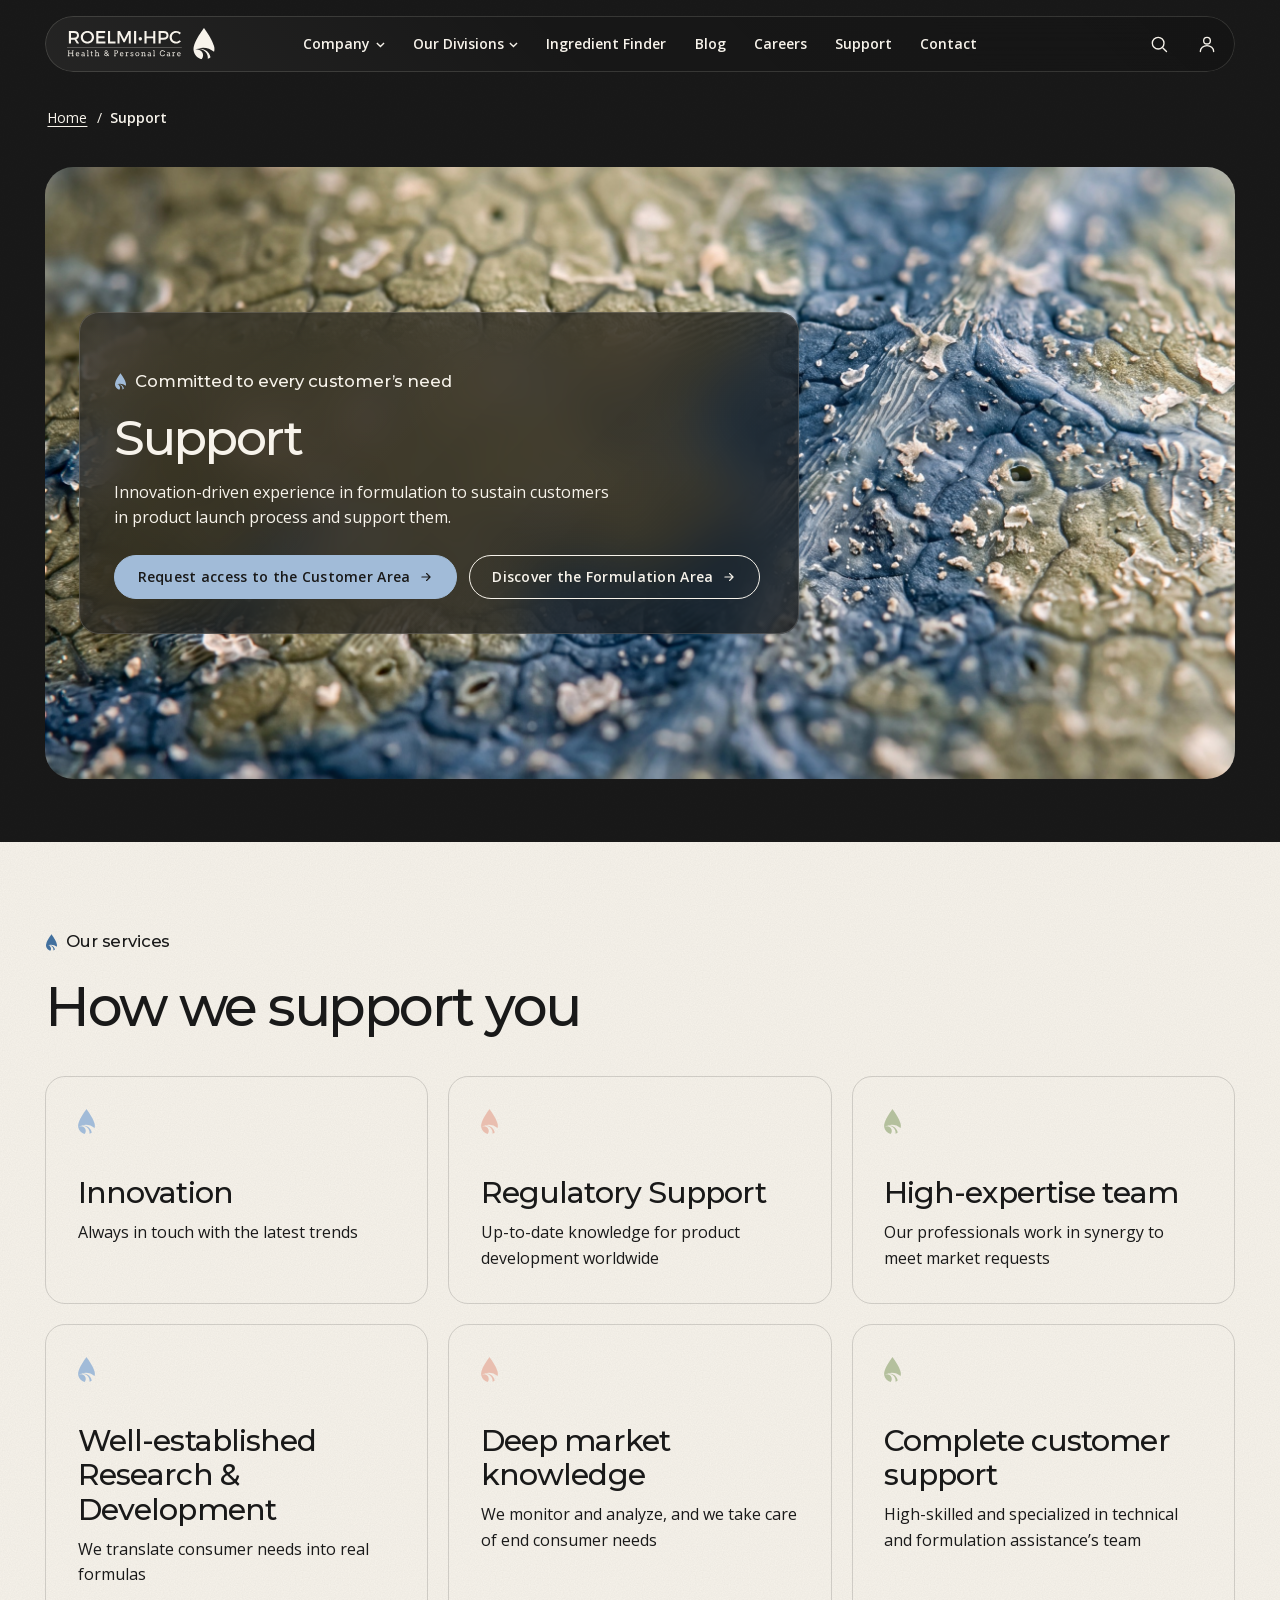
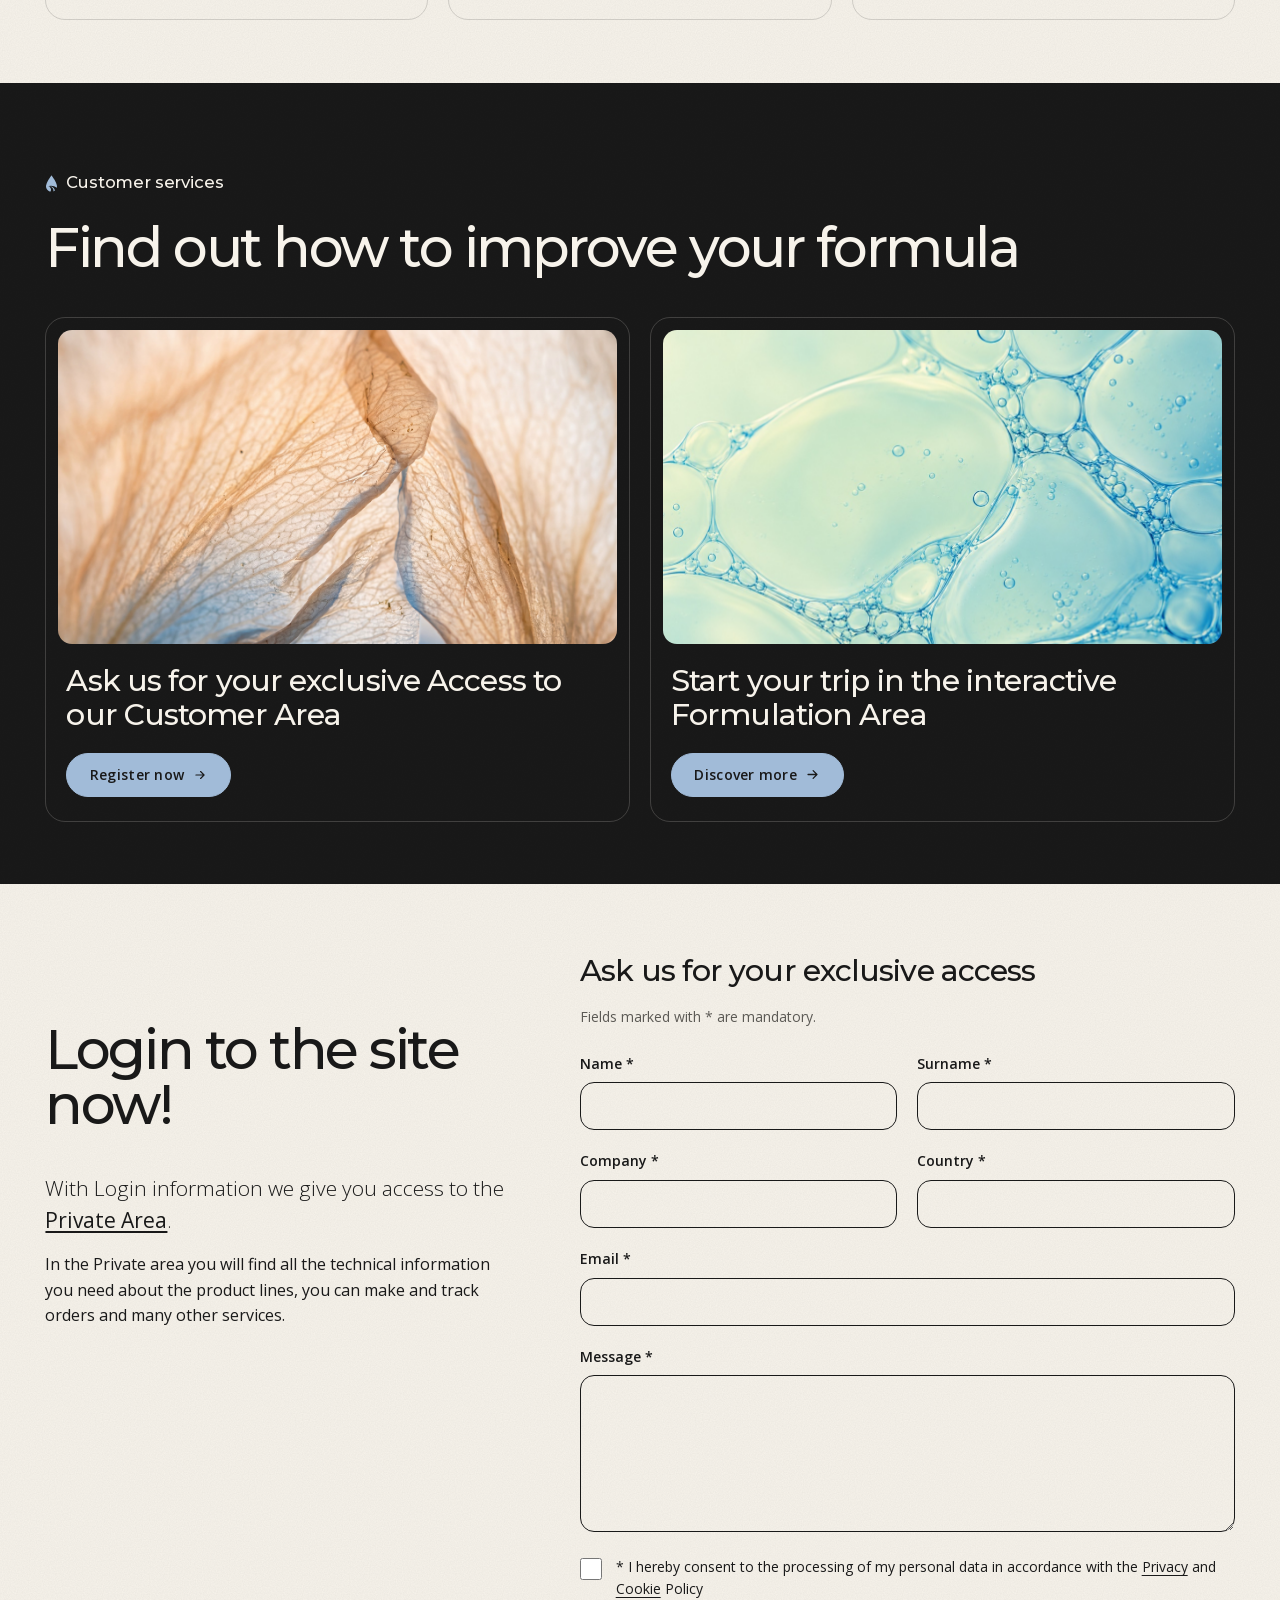
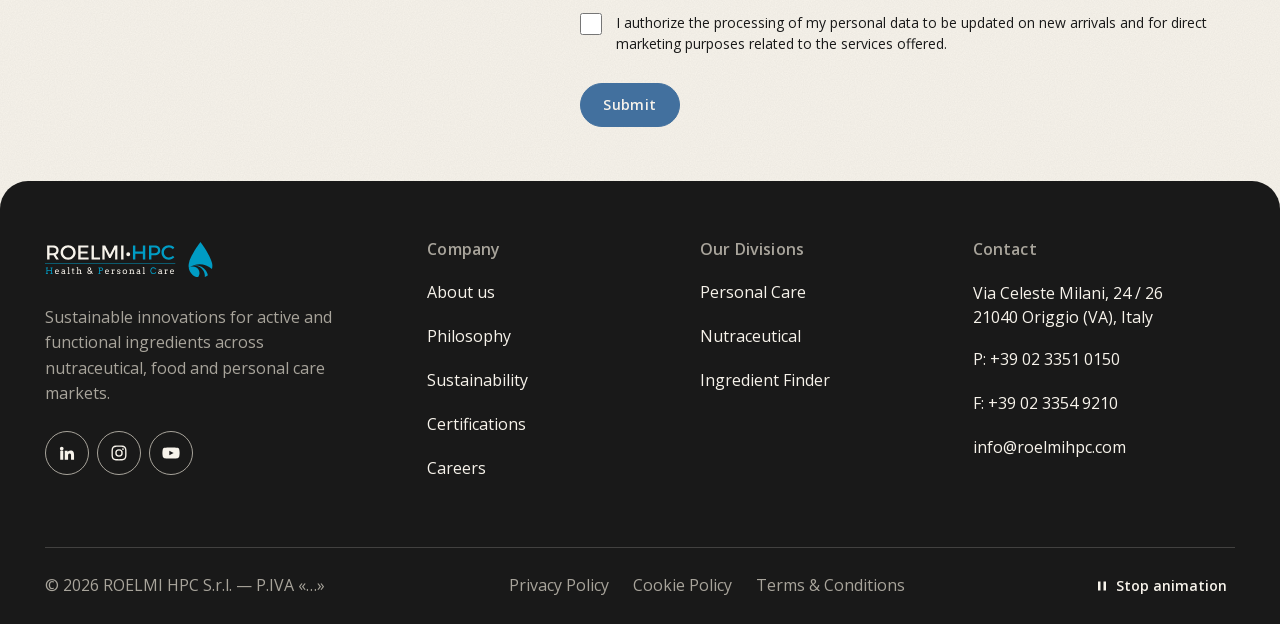
<file: support.html>
<!DOCTYPE html>
<html lang="en" class="no-js">
<head>
  <meta charset="UTF-8">
  <meta name="viewport" content="width=device-width, initial-scale=1">
  <title>Support — Committed to every customer’s need | ROELMI HPC</title>
  <meta name="description" content="Innovation-driven experience in formulation to sustain customers in product launch process and support them.">
  <meta name="theme-color" content="#191919">
  <link rel="icon" href="images/favicon.svg" type="image/svg+xml">

  <meta property="og:type" content="website">
  <meta property="og:site_name" content="ROELMI HPC">
  <meta property="og:title" content="Support — Committed to every customer’s need | ROELMI HPC">
  <meta property="og:description" content="Innovation-driven experience in formulation to sustain customers.">
  <meta property="og:image" content="images/og-image.jpg">
  <meta name="twitter:card" content="summary_large_image">

  <script>document.documentElement.classList.replace('no-js', 'js');</script>

  <!-- Font serviti dal sito (GDPR) -->
  <link rel="preload" as="font" type="font/woff2" href="fonts/montserrat-latin.woff2" crossorigin>
  <link rel="preload" as="font" type="font/woff2" href="fonts/opensans-latin.woff2" crossorigin>

  <link rel="stylesheet" href="css/fonts.css">
  <link rel="stylesheet" href="css/reset.css">
  <link rel="stylesheet" href="css/base.css">
  <link rel="stylesheet" href="css/header.css">
  <link rel="stylesheet" href="css/form.css">
  <link rel="stylesheet" href="css/support.css">
  <link rel="stylesheet" href="css/footer.css">
</head>
<body>

  <svg width="0" height="0" style="position:absolute" aria-hidden="true" focusable="false">
    <symbol id="logo-roelmi" viewBox="0 0 256 54">
      <path d="M12.0334 17.0172C15.3679 17.0172 17.286 15.5943 17.286 12.6599C17.286 9.81631 15.3679 8.45615 12.0334 8.45615L6.90418 8.45615L6.90418 17.0172L12.0334 17.0172ZM13.0217 20.263C12.7103 20.2932 12.3729 20.2932 12.0334 20.2932L6.90418 20.2932L6.90418 26.813L3.25401 26.813L3.25401 5.18224L12.0334 5.18224C17.5649 5.18224 20.748 7.87013 20.748 12.5648C20.748 16.0268 19.1413 18.4682 16.2675 19.5818L21.1178 26.813L16.9767 26.813L13.0217 20.263Z"/>
      <path d="M27.5157 15.9972C27.5157 20.2939 31.0729 23.6954 35.3026 23.6954C39.5388 23.6954 43.0008 20.2939 43.0008 15.9972C43.0008 11.7026 39.5388 8.36382 35.3026 8.36382C31.0383 8.36382 27.5157 11.7026 27.5157 15.9972M46.7397 15.9972C46.7397 22.1752 41.7337 26.9671 35.2723 26.9671C28.8132 26.9671 23.8072 22.1752 23.8072 15.9972C23.8072 9.78669 28.8132 5.08558 35.2723 5.08558C41.7337 5.08558 46.7397 9.81696 46.7397 15.9972"/>
      <path d="M54.2809 8.45615L54.2809 14.2969L64.8487 14.2969L64.8487 17.5751L54.2809 17.5751L54.2809 23.539L66.4553 23.539L66.4553 26.813L50.6351 26.813L50.6351 5.18008L66.0856 5.18008L66.0856 8.45615L54.2809 8.45615Z"/>
      <path d="M83.9182 23.5064L83.9182 26.8127L70.9069 26.8127L70.9069 5.1777L74.5549 5.1777L74.5549 23.5064L83.9182 23.5064Z"/>
      <path d="M106.911 26.8134L106.881 10.6493L100.052 24.558L97.6708 24.558L90.8418 10.6493L90.8418 26.8134L87.4122 26.8134L87.4122 5.17835L91.7349 5.17835L98.8774 19.552L105.983 5.17835L110.28 5.17835L110.28 26.8134L106.911 26.8134Z"/>
      <path d="M115.997 26.8162L119.642 26.8162L119.642 5.18333L115.997 5.18333L115.997 26.8162Z"/>
      <path d="M129.75 18.5313C129.75 20.2915 128.513 21.6236 126.814 21.6236C125.146 21.6236 123.91 20.2915 123.91 18.5313C123.91 16.7711 125.146 15.5018 126.814 15.5018C128.513 15.5018 129.75 16.7711 129.75 18.5313"/>
      <path fill="#009CC4" style="fill: var(--logo-accent, #009CC4)" d="M197.061 8.42653L194.929 11.0841C193.352 9.38232 191.097 8.33354 188.902 8.33354C184.575 8.33354 181.174 11.6723 181.174 15.9345C181.174 20.2009 184.575 23.5678 188.902 23.5678C191.064 23.5678 193.292 22.5796 194.929 21.001L197.091 23.4143C194.898 25.5767 191.776 26.9671 188.718 26.9671C182.382 26.9671 177.469 22.1752 177.469 15.9669C177.469 9.81696 182.443 5.08558 188.841 5.08558C191.899 5.08558 194.959 6.35709 197.061 8.42653ZM149.128 26.8134L149.128 17.8523L137.662 17.8523L137.662 26.8134L134.017 26.8134L134.017 5.17835L137.662 5.17835L137.662 14.5762L149.128 14.5762L149.128 5.17835L152.773 5.17835L152.773 26.8134L149.128 26.8134ZM167.083 20.2932C172.522 20.2932 175.642 17.4497 175.642 12.5648C175.642 7.87013 172.522 5.18224 167.083 5.18224L158.462 5.18224L158.462 26.813L162.107 26.813L162.107 20.2932L167.083 20.2932ZM172.154 12.6599C172.154 15.5943 170.266 17.0172 166.928 17.0172L162.107 17.0172L162.107 8.45615L166.928 8.45615C170.266 8.45615 172.154 9.81631 172.154 12.6599Z"/>
      <path fill="#009CC4" style="fill: var(--logo-accent, #009CC4)" d="M167.99 41.4119C167.698 40.9145 167.311 40.5275 166.826 40.242C166.346 39.9587 165.81 39.816 165.217 39.816C164.709 39.816 164.249 39.9241 163.829 40.1361C163.412 40.3501 163.053 40.6377 162.754 40.9967C162.454 41.3557 162.223 41.773 162.058 42.2444C161.894 42.718 161.809 43.2175 161.809 43.7387C161.809 44.3571 161.902 44.9064 162.086 45.3864C162.268 45.86 162.506 46.2579 162.8 46.5758C163.094 46.8893 163.442 47.1531 163.851 47.365C164.253 47.5791 164.709 47.6808 165.217 47.6808C165.905 47.6808 166.504 47.5164 167.012 47.1812C167.525 46.8525 167.959 46.3011 168.323 45.5378L169.473 46.0827C169.307 46.5498 169.025 47.0061 168.628 47.4451C168.232 47.8797 167.743 48.2343 167.164 48.5025C166.582 48.7728 165.935 48.9047 165.23 48.9047C164.554 48.9047 163.933 48.7771 163.364 48.5241C162.798 48.2689 162.296 47.9056 161.851 47.4321C161.409 46.965 161.07 46.4071 160.839 45.7605C160.605 45.1161 160.488 44.4414 160.488 43.7387C160.488 43.0337 160.605 42.3655 160.839 41.7384C161.07 41.1092 161.399 40.5642 161.818 40.1015C162.238 39.6387 162.739 39.2711 163.323 39.0008C163.905 38.7348 164.536 38.5986 165.217 38.5986C165.821 38.5986 166.346 38.6851 166.785 38.8559C167.226 39.0289 167.598 39.2343 167.908 39.4722C168.215 39.7101 168.478 39.9717 168.701 40.2463L169.395 40.2463L169.395 41.4119L167.99 41.4119ZM8.31148 38.7975L11.527 38.7975L11.527 39.9241L10.5885 39.9241L10.5885 47.5834L11.527 47.5834L11.527 48.7101L8.31148 48.7101L8.31148 47.5834L9.30404 47.5834L9.30404 44.0219L3.56929 44.0219L3.56929 47.5834L4.56401 47.5834L4.56401 48.7101L1.34632 48.7101L1.34632 47.5834L2.28914 47.5834L2.28914 39.9241L1.34632 39.9241L1.34632 38.7975L4.56401 38.7975L4.56401 39.9241L3.56929 39.9241L3.56929 42.9234L9.30404 42.9234L9.30404 39.9241L8.31148 39.9241L8.31148 38.7975ZM86.5788 38.9694C86.2026 38.8548 85.7982 38.7986 85.3506 38.7986L81.3436 38.7986L81.3436 39.9274L82.2843 39.9274L82.2843 47.5845L81.3436 47.5845L81.3436 48.709L84.5591 48.709L84.5591 47.5845L83.5666 47.5845L83.5666 44.1182L85.3268 44.1182C85.7895 44.1182 86.2069 44.049 86.5853 43.9084C86.9594 43.77 87.2838 43.5797 87.5541 43.3419C87.8244 43.1018 88.0341 42.8229 88.1812 42.5007C88.3304 42.1785 88.4039 41.8411 88.4039 41.4778C88.4039 41.041 88.3304 40.6561 88.179 40.321C88.0276 39.9836 87.8179 39.7047 87.5454 39.4798C87.273 39.2527 86.9508 39.0862 86.5788 38.9694ZM85.3506 43.0456L83.5666 43.0456L83.5666 39.9274L85.1884 39.9274C85.8371 39.9274 86.3107 40.0615 86.6091 40.3339C86.9032 40.6086 87.0524 40.9891 87.0524 41.4778C87.0524 41.7352 87.007 41.9601 86.9248 42.1568C86.8405 42.3536 86.7215 42.5158 86.5702 42.6477C86.4231 42.7796 86.2415 42.8748 86.0361 42.9461C85.8285 43.011 85.5993 43.0456 85.3506 43.0456Z"/>
      <path d="M18.3148 42.7781C18.0316 42.7781 17.7829 42.8192 17.5731 42.8992C17.3634 42.9814 17.1839 43.0938 17.0325 43.2452C16.8855 43.3966 16.7644 43.5804 16.6779 43.7966C16.5871 44.015 16.5222 44.2637 16.4768 44.5297L19.9907 44.5297C19.9734 44.2767 19.9302 44.0431 19.8675 43.8334C19.8026 43.6171 19.7096 43.4333 19.5755 43.2755C19.4458 43.1176 19.2793 42.9965 19.0717 42.91C18.8706 42.8214 18.6154 42.7781 18.3148 42.7781L18.3148 42.7781ZM16.4119 45.479C16.4119 45.6714 16.4249 45.8444 16.453 46.0044C16.4833 46.1623 16.5222 46.318 16.5763 46.4607C16.7384 46.8954 16.9958 47.2241 17.3504 47.4446C17.705 47.6652 18.1073 47.7776 18.557 47.7776C18.9095 47.7776 19.2512 47.7257 19.5885 47.6263C19.9215 47.529 20.2697 47.3776 20.6351 47.1657L21.1282 47.996C20.6805 48.3031 20.2372 48.5302 19.7853 48.6772C19.3355 48.8242 18.8706 48.8999 18.3862 48.8999C17.9299 48.8999 17.5039 48.8242 17.1169 48.6707C16.7255 48.5172 16.3903 48.2901 16.107 47.9896C15.8259 47.689 15.6053 47.3149 15.4475 46.8673C15.2875 46.4175 15.2096 45.892 15.2096 45.2952C15.2096 44.8108 15.2766 44.3545 15.4107 43.9264C15.5448 43.496 15.7502 43.1198 16.0184 42.7997C16.2843 42.4819 16.6173 42.2267 17.0131 42.0407C17.411 41.8504 17.8737 41.7575 18.3992 41.7575C18.9095 41.7575 19.3355 41.8353 19.6772 41.9888C20.021 42.1445 20.3 42.35 20.5162 42.6051C20.7324 42.8603 20.8946 43.1522 21.0049 43.4787C21.1152 43.8074 21.1952 44.1404 21.2406 44.4778C21.2579 44.6421 21.273 44.8108 21.2795 44.9838C21.2882 45.1525 21.2903 45.3168 21.2903 45.479L16.4119 45.479Z"/>
      <path d="M27.4217 47.878C27.5839 47.878 27.7439 47.8607 27.9061 47.8196C28.0682 47.7807 28.2218 47.7288 28.3623 47.6596C28.505 47.5925 28.6413 47.5125 28.7624 47.426C28.8835 47.3352 28.9873 47.2422 29.0716 47.1449L29.0759 45.6182L27.666 45.6182C27.4282 45.6182 27.2141 45.642 27.0195 45.6961C26.8248 45.748 26.6583 45.8215 26.5156 45.9253C26.3751 46.0248 26.2648 46.148 26.1848 46.2972C26.1069 46.4443 26.068 46.6151 26.068 46.8076C26.068 46.9871 26.1004 47.1406 26.1653 47.2768C26.2323 47.4066 26.3232 47.519 26.4421 47.6077C26.5632 47.6963 26.7059 47.7634 26.8724 47.8109C27.0368 47.8585 27.2206 47.878 27.4217 47.878L27.4217 47.878ZM29.0716 48.0812C28.8121 48.3213 28.5267 48.518 28.2174 48.6716C27.9061 48.8229 27.5493 48.9008 27.1535 48.9008C26.8227 48.9008 26.5178 48.8446 26.2432 48.7429C25.9664 48.637 25.7242 48.4943 25.5274 48.3148C25.3263 48.131 25.1684 47.9234 25.0581 47.6833C24.9479 47.4433 24.8916 47.1882 24.8916 46.9179C24.8916 46.6303 24.9327 46.3751 25.0192 46.1524C25.1036 45.9318 25.2182 45.7393 25.3587 45.5728C25.4993 45.4106 25.6658 45.2723 25.8561 45.1598C26.0464 45.0495 26.2432 44.9587 26.4529 44.8938C26.6583 44.8246 26.8703 44.7792 27.0865 44.7511C27.2984 44.723 27.506 44.7079 27.7049 44.7079C28.0163 44.7079 28.2802 44.7165 28.4942 44.7381C28.7083 44.7576 28.9029 44.7814 29.0759 44.8181L29.0824 44.2624C29.0824 44.0245 29.05 43.8148 28.9786 43.6396C28.9073 43.4623 28.8099 43.3153 28.6824 43.2006C28.5569 43.086 28.4077 42.9995 28.2304 42.9433C28.0531 42.8849 27.8585 42.859 27.6379 42.859C27.4303 42.859 27.2357 42.8741 27.0497 42.9001C26.8594 42.9303 26.6864 42.9671 26.5243 43.0104C26.3599 43.0579 26.2086 43.1098 26.0702 43.166C25.9339 43.2288 25.8193 43.2871 25.722 43.352L25.322 42.5108C25.482 42.4049 25.6636 42.3097 25.8518 42.2189C26.0442 42.1281 26.2453 42.0546 26.4572 41.9897C26.667 41.927 26.8832 41.8772 27.106 41.8405C27.3265 41.8037 27.5428 41.7864 27.7547 41.7864C28.1482 41.7864 28.5007 41.8297 28.8164 41.927C29.1278 42.02 29.396 42.1627 29.6122 42.3595C29.8306 42.5584 29.9993 42.8071 30.116 43.1098C30.235 43.4147 30.2934 43.7759 30.2934 44.1975L30.2869 47.5839L31.0372 47.5839L31.0372 48.7083L29.0716 48.7083L29.0716 48.0812Z"/>
      <path d="M34.5012 38.5337L36.7004 38.5337L36.7004 47.5856L37.7167 47.5856L37.7167 48.7079L34.5012 48.7079L34.5012 47.5856L35.483 47.5856L35.483 39.6603L34.5012 39.6603L34.5012 38.5337Z"/>
      <path d="M43.0136 41.9335L44.6008 41.9335L44.6008 42.9217L43.0006 42.9217L42.9812 46.8335C42.9812 47.0995 43.0136 47.3157 43.0742 47.4801C43.1347 47.6466 43.2342 47.759 43.3682 47.8239C43.5023 47.8866 43.6537 47.9212 43.8245 47.9212C44.0062 47.9212 44.1705 47.9018 44.3089 47.8693C44.4494 47.8347 44.5987 47.7807 44.7652 47.7028L45.0463 48.5202C44.8365 48.6283 44.6181 48.717 44.3889 48.7775C44.1554 48.8402 43.8851 48.8748 43.5693 48.8748C43.2709 48.8748 43.0136 48.8338 42.793 48.7624C42.5746 48.691 42.3887 48.5699 42.2395 48.4034C42.0881 48.2326 41.9756 48.0056 41.9021 47.7179C41.8264 47.4325 41.7918 47.0757 41.7918 46.6497L41.8113 42.9217L40.7301 42.9217L40.7301 41.9335L41.8243 41.9335L41.8243 40.3138L43.0136 39.7516L43.0136 41.9335Z"/>
      <path d="M48.2687 38.5337L50.4138 38.5337L50.4138 42.6812L50.4549 42.6812C50.5739 42.558 50.7166 42.4455 50.8766 42.3396C51.0345 42.2315 51.2031 42.1385 51.3761 42.0606C51.5491 41.9828 51.7308 41.9179 51.9167 41.8768C52.1027 41.8336 52.3016 41.8119 52.5049 41.8119C52.8682 41.8119 53.1969 41.8617 53.4888 41.9612C53.7786 42.0628 54.0294 42.2163 54.2327 42.4174C54.4381 42.625 54.596 42.8867 54.7084 43.2067C54.8187 43.5289 54.8728 43.9052 54.8728 44.3441L54.8728 47.5856L55.8934 47.5856L55.8934 48.7079L52.6779 48.7079L52.6779 47.5856L53.6056 47.5856L53.6056 44.4933C53.6056 43.9744 53.4737 43.5786 53.212 43.3127C52.9482 43.0424 52.5698 42.9083 52.0767 42.9083C51.7935 42.9083 51.5123 42.9775 51.2247 43.1072C50.9393 43.2435 50.6647 43.4078 50.4138 43.6111L50.4138 47.5856L51.3956 47.5856L51.3956 48.7079L48.1779 48.7079L48.1779 47.5856L49.2007 47.5856L49.2007 39.6603L48.2687 39.6603L48.2687 38.5337Z"/>
      <path d="M68.7198 42.0012C68.8344 41.8757 68.9296 41.7395 69.0074 41.5773C69.0853 41.4195 69.1242 41.253 69.1242 41.0778C69.1242 40.894 69.0853 40.7167 69.0053 40.5502C68.9252 40.3793 68.815 40.2301 68.6809 40.0961C68.5447 39.9685 68.3868 39.8625 68.2073 39.789C68.0257 39.709 67.8332 39.6722 67.6364 39.6722C67.4159 39.6722 67.2191 39.709 67.0418 39.7825C66.8666 39.8539 66.7131 39.9533 66.5877 40.0766C66.4622 40.2042 66.3628 40.3512 66.2936 40.5199C66.2244 40.6886 66.1876 40.868 66.1876 41.0627C66.1876 41.2486 66.233 41.4411 66.3239 41.6422C66.4147 41.8476 66.5747 42.0595 66.8104 42.2823L67.3921 42.8229C67.6516 42.7126 67.8916 42.5872 68.1187 42.4574C68.3457 42.3277 68.5447 42.1741 68.7198 42.0012L68.7198 42.0012ZM66.6871 44.356C66.5358 44.4144 66.4039 44.4987 66.2849 44.6069C66.1638 44.7128 66.06 44.8361 65.9714 44.9723C65.8849 45.1107 65.82 45.2599 65.7703 45.4178C65.7227 45.5756 65.6989 45.7378 65.6989 45.8978C65.6989 46.1508 65.7465 46.3844 65.846 46.6006C65.9454 46.819 66.0795 47.0028 66.2503 47.1607C66.4233 47.3186 66.6266 47.4418 66.858 47.5305C67.0937 47.6191 67.3424 47.6645 67.6083 47.6645C67.8332 47.6645 68.0473 47.6321 68.2484 47.5759C68.4495 47.5197 68.6355 47.4418 68.8106 47.3402C68.9836 47.2385 69.1458 47.1131 69.2907 46.9747C69.4377 46.832 69.5761 46.6785 69.7016 46.512L67.2148 44.1117L66.6871 44.356ZM72.0175 48.7479L70.4714 47.2558C70.2876 47.4829 70.093 47.6905 69.8767 47.8808C69.6626 48.0667 69.4356 48.2289 69.1934 48.3652C68.9512 48.5057 68.696 48.6117 68.4214 48.6895C68.1489 48.763 67.8613 48.8041 67.5543 48.8041C67.1348 48.8041 66.7369 48.7263 66.3693 48.5771C66.0017 48.43 65.6816 48.2289 65.407 47.9716C65.1345 47.7121 64.9204 47.4094 64.7647 47.0569C64.6069 46.7066 64.529 46.3282 64.529 45.9238C64.529 45.6578 64.5701 45.3983 64.6501 45.1475C64.728 44.8988 64.8404 44.6631 64.981 44.4447C65.1259 44.2284 65.2902 44.0295 65.4783 43.8543C65.6686 43.6835 65.9671 43.4911 66.3649 43.29L65.9325 42.8704C65.8222 42.7667 65.7097 42.6456 65.6038 42.5093C65.4978 42.3753 65.4048 42.2282 65.3227 42.0725C65.2426 41.9168 65.1756 41.7525 65.1259 41.5838C65.0761 41.413 65.0502 41.2421 65.0502 41.0778C65.0502 40.7296 65.1194 40.4074 65.2535 40.1047C65.3897 39.8041 65.5713 39.5403 65.807 39.3197C66.0384 39.0949 66.3152 38.9219 66.6266 38.7943C66.9423 38.6645 67.2775 38.6018 67.6364 38.6018C68.0149 38.6018 68.3652 38.6667 68.6895 38.8029C69.0139 38.937 69.2929 39.1208 69.5307 39.3457C69.7686 39.5706 69.9502 39.8344 70.0865 40.1371C70.2205 40.4356 70.2876 40.7513 70.2876 41.0778C70.2876 41.3395 70.2638 41.5687 70.2119 41.7698C70.1578 41.9666 70.0865 42.1439 69.987 42.3017C69.894 42.4574 69.7794 42.6001 69.6453 42.7299C69.5134 42.8575 69.3707 42.9764 69.2215 43.0845C69.0723 43.197 68.9144 43.2964 68.7587 43.3829C68.6031 43.4716 68.4409 43.5603 68.2744 43.6403L70.2746 45.5043C70.4173 45.1864 70.5276 44.8707 70.6119 44.5636C70.6984 44.2501 70.7655 43.9668 70.813 43.7116L72.0413 43.7116C71.9678 44.1225 71.8553 44.5506 71.7018 44.9896C71.5483 45.4308 71.3536 45.8611 71.1201 46.2827L72.9236 47.9586L72.0175 48.7479Z"/>
      <path d="M94.5772 42.7781C94.2918 42.7781 94.0452 42.8192 93.8333 42.8992C93.6236 42.9814 93.4419 43.0938 93.2949 43.2452C93.1435 43.3966 93.0267 43.5804 92.9381 43.7966C92.8473 44.015 92.7802 44.2637 92.7391 44.5297L96.2487 44.5297C96.2314 44.2767 96.1925 44.0431 96.1298 43.8334C96.0671 43.6171 95.9676 43.4333 95.8379 43.2755C95.706 43.1176 95.5416 42.9965 95.334 42.91C95.1286 42.8214 94.8778 42.7781 94.5772 42.7781L94.5772 42.7781ZM92.6743 45.479C92.6743 45.6714 92.6872 45.8444 92.7153 46.0044C92.7456 46.1623 92.7845 46.318 92.8343 46.4607C92.9986 46.8954 93.256 47.2241 93.6128 47.4446C93.9674 47.6652 94.3696 47.7776 94.8172 47.7776C95.1719 47.7776 95.5135 47.7257 95.8465 47.6263C96.1817 47.529 96.532 47.3776 96.8996 47.1657L97.3883 47.996C96.9429 48.3031 96.4953 48.5302 96.0498 48.6772C95.5979 48.8242 95.1329 48.8999 94.6486 48.8999C94.1901 48.8999 93.7663 48.8242 93.3749 48.6707C92.9857 48.5172 92.6483 48.2901 92.3694 47.9896C92.0882 47.689 91.8698 47.3149 91.7098 46.8673C91.5498 46.4175 91.4698 45.892 91.4698 45.2952C91.4698 44.8108 91.539 44.3545 91.6731 43.9264C91.8093 43.496 92.0104 43.1198 92.2764 42.7997C92.5467 42.4819 92.8775 42.2267 93.2733 42.0407C93.6711 41.8504 94.1361 41.7575 94.6615 41.7575C95.1719 41.7575 95.5979 41.8353 95.9395 41.9888C96.2833 42.1445 96.5623 42.35 96.7764 42.6051C96.9926 42.8603 97.157 43.1522 97.2673 43.4787C97.3797 43.8074 97.4554 44.1404 97.4986 44.4778C97.5202 44.6421 97.5354 44.8108 97.5419 44.9838C97.5484 45.1525 97.5527 45.3168 97.5527 45.479L92.6743 45.479Z"/>
      <path d="M106.221 43.3674L104.978 43.3674L104.978 42.95C104.833 42.95 104.688 42.976 104.537 43.0322C104.385 43.0841 104.245 43.1684 104.115 43.2809C103.983 43.3912 103.871 43.5317 103.771 43.7025C103.674 43.8734 103.603 44.0788 103.561 44.3145L103.561 47.5819L104.71 47.5819L104.71 48.7107L101.347 48.7107L101.347 47.5819L102.283 47.5819L102.29 43.056L101.347 43.056L101.347 41.9337L103.512 41.9337L103.512 42.87C103.594 42.7295 103.68 42.6019 103.78 42.4808C103.877 42.3597 103.983 42.2559 104.104 42.1672C104.225 42.0786 104.357 42.0072 104.504 41.9596C104.649 41.9077 104.807 41.8818 104.978 41.8818L105.618 41.8818C105.819 41.8818 106.02 41.8861 106.221 41.8948L106.221 43.3674Z"/>
      <path d="M113.552 43.285C113.468 43.1574 113.358 43.0514 113.221 42.9714C113.087 42.8914 112.936 42.8309 112.772 42.7941C112.607 42.7595 112.443 42.7379 112.287 42.7379C112.112 42.7379 111.952 42.7595 111.807 42.7984C111.66 42.8374 111.537 42.8936 111.429 42.9693C111.327 43.0428 111.243 43.1315 111.184 43.2396C111.124 43.3477 111.098 43.4645 111.098 43.5985C111.098 43.8234 111.167 44.0029 111.301 44.1348C111.44 44.2689 111.671 44.3943 111.993 44.5024L113.293 44.963C113.853 45.149 114.262 45.4042 114.515 45.7264C114.774 46.0507 114.904 46.4356 114.904 46.8854C114.904 47.186 114.843 47.4628 114.724 47.7115C114.603 47.9645 114.432 48.1785 114.212 48.3515C113.993 48.531 113.73 48.6651 113.418 48.7646C113.109 48.8619 112.765 48.9138 112.382 48.9138C111.857 48.9138 111.429 48.8273 111.098 48.6564C110.765 48.4856 110.51 48.265 110.332 47.9818L109.651 47.9818L109.651 46.8573L111.005 46.8573C111.005 47.0433 111.046 47.2055 111.124 47.3395C111.206 47.4736 111.314 47.5796 111.446 47.6617C111.578 47.7461 111.731 47.8088 111.896 47.8455C112.067 47.8866 112.237 47.9082 112.41 47.9082C112.581 47.9082 112.743 47.8866 112.904 47.8434C113.059 47.8023 113.198 47.7417 113.319 47.6596C113.438 47.5796 113.531 47.4822 113.602 47.3698C113.671 47.2552 113.706 47.1254 113.706 46.9827C113.706 46.7643 113.637 46.5784 113.492 46.427C113.353 46.2756 113.113 46.1372 112.772 46.0161L111.476 45.5317C110.949 45.3458 110.557 45.1057 110.302 44.816C110.047 44.5241 109.922 44.1608 109.922 43.7261C109.922 43.4385 109.976 43.1725 110.082 42.9282C110.185 42.686 110.341 42.4741 110.546 42.2968C110.748 42.1194 110.992 41.981 111.288 41.8837C111.578 41.7843 111.913 41.7324 112.287 41.7324C112.772 41.7324 113.176 41.7994 113.505 41.9335C113.831 42.0697 114.125 42.3011 114.387 42.6276L115.021 42.6276L115.021 43.7542L113.678 43.7542C113.678 43.5704 113.639 43.4147 113.552 43.285"/>
      <path d="M119.603 45.3207C119.603 45.7099 119.657 46.0602 119.768 46.3759C119.878 46.6873 120.032 46.9555 120.228 47.176C120.419 47.3966 120.646 47.5674 120.901 47.6885C121.156 47.8053 121.426 47.8659 121.714 47.8659C122.014 47.8659 122.293 47.8075 122.555 47.6907C122.812 47.5739 123.042 47.4031 123.23 47.1825C123.422 46.962 123.574 46.6982 123.682 46.3803C123.792 46.071 123.846 45.7164 123.846 45.3207C123.846 44.9142 123.792 44.5509 123.682 44.2308C123.574 43.9129 123.422 43.647 123.234 43.4329C123.044 43.2188 122.819 43.0566 122.557 42.9485C122.298 42.8382 122.014 42.7842 121.714 42.7842C121.426 42.7842 121.156 42.8382 120.901 42.9485C120.646 43.0566 120.419 43.2188 120.228 43.4329C120.032 43.647 119.878 43.9129 119.768 44.2308C119.657 44.5509 119.603 44.9142 119.603 45.3207M118.315 45.3207C118.317 44.7866 118.405 44.2979 118.572 43.8546C118.741 43.4178 118.974 43.0393 119.277 42.7236C119.575 42.4057 119.934 42.1614 120.347 41.9949C120.762 41.8241 121.219 41.7397 121.714 41.7397C122.216 41.7397 122.674 41.8241 123.093 41.9949C123.507 42.1614 123.865 42.4057 124.162 42.715C124.456 43.0264 124.687 43.4026 124.856 43.8438C125.018 44.2849 125.1 44.7714 125.1 45.3099C125.1 45.8353 125.018 46.3219 124.856 46.763C124.687 47.2085 124.456 47.5869 124.162 47.9026C123.865 48.2227 123.507 48.4713 123.093 48.6465C122.674 48.826 122.216 48.9125 121.714 48.9125C121.204 48.9125 120.741 48.826 120.326 48.6487C119.915 48.4757 119.558 48.2313 119.264 47.9156C118.968 47.5977 118.736 47.2193 118.57 46.7825C118.405 46.3414 118.317 45.8526 118.315 45.3207"/>
      <path d="M133.018 47.5845L133.974 47.5845L133.974 44.4901C133.974 43.9711 133.842 43.5797 133.576 43.3094C133.312 43.0434 132.934 42.9094 132.445 42.9094C132.16 42.9094 131.874 42.9764 131.587 43.1126C131.299 43.2467 131.024 43.4154 130.769 43.6143L130.769 47.5845L131.723 47.5845L131.723 48.7111L128.559 48.7111L128.559 47.5845L129.502 47.5845L129.502 43.0586L128.559 43.0586L128.559 41.9363L130.715 41.9363L130.715 42.7321L130.73 42.7321C130.875 42.6045 131.029 42.4855 131.189 42.3753C131.355 42.2585 131.526 42.1612 131.706 42.079C131.883 41.9947 132.071 41.9298 132.263 41.8844C132.458 41.8346 132.661 41.813 132.875 41.813C133.239 41.813 133.565 41.8606 133.857 41.9579C134.147 42.0617 134.393 42.2152 134.601 42.4185C134.806 42.6239 134.964 42.8877 135.077 43.2056C135.187 43.5278 135.241 43.9062 135.241 44.3409L135.241 47.5845L136.184 47.5845L136.184 48.7111L133.018 48.7111L133.018 47.5845Z"/>
      <path d="M141.969 47.878C142.131 47.878 142.291 47.8607 142.453 47.8196C142.615 47.7807 142.769 47.7288 142.909 47.6596C143.052 47.5925 143.188 47.5125 143.31 47.426C143.431 47.3352 143.534 47.2422 143.619 47.1449L143.623 45.6182L142.213 45.6182C141.975 45.6182 141.761 45.642 141.567 45.6961C141.372 45.748 141.205 45.8215 141.063 45.9253C140.922 46.0248 140.81 46.148 140.732 46.2972C140.654 46.4443 140.615 46.6151 140.615 46.8076C140.615 46.9871 140.648 47.1406 140.712 47.2768C140.779 47.4066 140.87 47.519 140.989 47.6077C141.11 47.6963 141.253 47.7634 141.42 47.8109C141.584 47.8585 141.768 47.878 141.969 47.878L141.969 47.878ZM143.619 48.0812C143.359 48.3213 143.074 48.518 142.765 48.6716C142.453 48.8229 142.096 48.9008 141.701 48.9008C141.37 48.9008 141.065 48.8446 140.79 48.7429C140.514 48.637 140.271 48.4943 140.075 48.3148C139.873 48.131 139.716 47.9234 139.605 47.6833C139.495 47.4433 139.439 47.1882 139.439 46.9179C139.439 46.6303 139.48 46.3751 139.566 46.1524C139.651 45.9318 139.765 45.7393 139.906 45.5728C140.046 45.4106 140.213 45.2723 140.405 45.1598C140.594 45.0495 140.79 44.9587 141 44.8938C141.205 44.8246 141.417 44.7792 141.634 44.7511C141.846 44.723 142.053 44.7079 142.252 44.7079C142.563 44.7079 142.827 44.7165 143.041 44.7381C143.255 44.7576 143.45 44.7814 143.623 44.8181L143.63 44.2624C143.63 44.0245 143.597 43.8148 143.526 43.6396C143.454 43.4623 143.357 43.3153 143.23 43.2006C143.104 43.086 142.955 42.9995 142.778 42.9433C142.6 42.8849 142.406 42.859 142.185 42.859C141.977 42.859 141.783 42.8741 141.597 42.9001C141.407 42.9303 141.234 42.9671 141.071 43.0104C140.907 43.0579 140.756 43.1098 140.617 43.166C140.481 43.2288 140.366 43.2871 140.269 43.352L139.869 42.5108C140.029 42.4049 140.211 42.3097 140.399 42.2189C140.591 42.1281 140.792 42.0546 141.004 41.9897C141.214 41.927 141.43 41.8772 141.651 41.8405C141.874 41.8037 142.09 41.7864 142.302 41.7864C142.695 41.7864 143.048 41.8297 143.364 41.927C143.675 42.02 143.943 42.1627 144.159 42.3595C144.378 42.5584 144.546 42.8071 144.663 43.1098C144.78 43.4147 144.841 43.7759 144.841 44.1975L144.834 47.5839L145.584 47.5839L145.584 48.7083L143.619 48.7083L143.619 48.0812Z"/>
      <path d="M149.048 38.5337L151.248 38.5337L151.248 47.5856L152.264 47.5856L152.264 48.7079L149.048 48.7079L149.048 47.5856L150.03 47.5856L150.03 39.6603L149.048 39.6603L149.048 38.5337Z"/>
      <path d="M175.016 47.878C175.179 47.878 175.337 47.8607 175.499 47.8196C175.661 47.7807 175.814 47.7288 175.957 47.6596C176.102 47.5925 176.234 47.5125 176.355 47.426C176.478 47.3352 176.58 47.2422 176.664 47.1449L176.671 45.6182L175.259 45.6182C175.021 45.6182 174.809 45.642 174.612 45.6961C174.422 45.748 174.253 45.8215 174.113 45.9253C173.968 46.0248 173.86 46.148 173.78 46.2972C173.704 46.4443 173.663 46.6151 173.663 46.8076C173.663 46.9871 173.695 47.1406 173.76 47.2768C173.827 47.4066 173.92 47.519 174.039 47.6077C174.158 47.6963 174.301 47.7634 174.467 47.8109C174.634 47.8585 174.815 47.878 175.016 47.878L175.016 47.878ZM176.664 48.0812C176.407 48.3213 176.124 48.518 175.812 48.6716C175.499 48.8229 175.146 48.9008 174.748 48.9008C174.415 48.9008 174.113 48.8446 173.836 48.7429C173.559 48.637 173.321 48.4943 173.122 48.3148C172.919 48.131 172.763 47.9234 172.653 47.6833C172.541 47.4433 172.484 47.1882 172.484 46.9179C172.484 46.6303 172.528 46.3751 172.614 46.1524C172.698 45.9318 172.811 45.7393 172.954 45.5728C173.094 45.4106 173.263 45.2723 173.451 45.1598C173.641 45.0495 173.84 44.9587 174.046 44.8938C174.253 44.8246 174.463 44.7792 174.679 44.7511C174.895 44.723 175.101 44.7079 175.298 44.7079C175.611 44.7079 175.875 44.7165 176.089 44.7381C176.301 44.7576 176.498 44.7814 176.671 44.8181L176.677 44.2624C176.677 44.0245 176.643 43.8148 176.576 43.6396C176.502 43.4623 176.405 43.3153 176.277 43.2006C176.152 43.086 176 42.9995 175.825 42.9433C175.648 42.8849 175.451 42.859 175.233 42.859C175.027 42.859 174.831 42.8741 174.645 42.9001C174.454 42.9303 174.281 42.9671 174.117 43.0104C173.953 43.0579 173.801 43.1098 173.665 43.166C173.531 43.2288 173.412 43.2871 173.317 43.352L172.917 42.5108C173.079 42.4049 173.256 42.3097 173.449 42.2189C173.641 42.1281 173.84 42.0546 174.052 41.9897C174.266 41.927 174.478 41.8772 174.701 41.8405C174.921 41.8037 175.135 41.7864 175.349 41.7864C175.743 41.7864 176.096 41.8297 176.409 41.927C176.723 42.02 176.989 42.1627 177.205 42.3595C177.425 42.5584 177.592 42.8071 177.711 43.1098C177.83 43.4147 177.888 43.7759 177.888 44.1975L177.882 47.5839L178.632 47.5839L178.632 48.7083L176.664 48.7083L176.664 48.0812Z"/>
      <path d="M187.021 43.3674L185.777 43.3674L185.777 42.95C185.632 42.95 185.488 42.976 185.336 43.0322C185.185 43.0841 185.044 43.1684 184.915 43.2809C184.783 43.3912 184.67 43.5317 184.573 43.7025C184.473 43.8734 184.402 44.0788 184.361 44.3145L184.361 47.5819L185.509 47.5819L185.509 48.7107L182.147 48.7107L182.147 47.5819L183.083 47.5819L183.089 43.056L182.147 43.056L182.147 41.9337L184.313 41.9337L184.313 42.87C184.393 42.7295 184.48 42.6019 184.579 42.4808C184.677 42.3597 184.783 42.2559 184.904 42.1672C185.025 42.0786 185.157 42.0072 185.304 41.9596C185.451 41.9077 185.607 41.8818 185.777 41.8818L186.417 41.8818C186.619 41.8818 186.82 41.8861 187.021 41.8948L187.021 43.3674Z"/>
      <path d="M193.624 42.7781C193.339 42.7781 193.092 42.8192 192.878 42.8992C192.668 42.9814 192.489 43.0938 192.342 43.2452C192.19 43.3966 192.074 43.5804 191.985 43.7966C191.894 44.015 191.827 44.2637 191.786 44.5297L195.296 44.5297C195.278 44.2767 195.239 44.0431 195.177 43.8334C195.112 43.6171 195.015 43.4333 194.885 43.2755C194.753 43.1176 194.586 42.9965 194.381 42.91C194.176 42.8214 193.925 42.7781 193.624 42.7781L193.624 42.7781ZM191.719 45.479C191.719 45.6714 191.734 45.8444 191.762 46.0044C191.793 46.1623 191.831 46.318 191.881 46.4607C192.043 46.8954 192.303 47.2241 192.66 47.4446C193.014 47.6652 193.417 47.7776 193.866 47.7776C194.219 47.7776 194.56 47.7257 194.893 47.6263C195.226 47.529 195.579 47.3776 195.944 47.1657L196.435 47.996C195.99 48.3031 195.542 48.5302 195.095 48.6772C194.645 48.8242 194.18 48.8999 193.695 48.8999C193.237 48.8999 192.813 48.8242 192.422 48.6707C192.033 48.5172 191.695 48.2901 191.416 47.9896C191.135 47.689 190.915 47.3149 190.755 46.8673C190.597 46.4175 190.517 45.892 190.517 45.2952C190.517 44.8108 190.584 44.3545 190.72 43.9264C190.854 43.496 191.057 43.1198 191.323 42.7997C191.594 42.4819 191.924 42.2267 192.32 42.0407C192.72 41.8504 193.181 41.7575 193.708 41.7575C194.219 41.7575 194.645 41.8353 194.986 41.9888C195.33 42.1445 195.607 42.35 195.821 42.6051C196.037 42.8603 196.204 43.1522 196.314 43.4787C196.424 43.8074 196.5 44.1404 196.546 44.4778C196.567 44.6421 196.582 44.8108 196.589 44.9838C196.593 45.1525 196.6 45.3168 196.6 45.479L191.719 45.479Z"/>
      <path fill="#009CC4" style="fill: var(--logo-accent, #009CC4)" d="M198.208 33.4845L0.41086 33.4845C0.185968 33.4845 0 33.3028 0 33.0758C0 32.8465 0.185968 32.6627 0.41086 32.6627L198.208 32.6627C198.435 32.6627 198.618 32.8465 198.618 33.0758C198.618 33.3028 198.435 33.4845 198.208 33.4845"/>
      <path fill="#009CC4" style="fill: var(--logo-accent, #009CC4)" d="M219.592 39.0469L219.592 39.0469C219.413 39.1744 219.246 39.3085 219.08 39.4447C220.325 46.6456 225.814 52.3868 232.882 54C235.897 50.6007 236.325 45.4714 233.62 41.5769C230.452 37.0142 224.192 35.8746 219.625 39.0252C226.547 34.242 236.04 35.9632 240.844 42.8765C243.029 46.025 243.863 49.7033 243.478 53.2345C245.208 52.5598 246.808 51.6321 248.236 50.4947C247.749 48.1096 246.783 45.785 245.308 43.6636C239.666 35.5437 228.681 33.3381 220.377 38.5041C231.189 31.5173 245.148 32.9142 254.362 41.2806C254.809 39.7086 255.052 38.05 255.052 36.3373C255.052 34.3717 254.729 32.4861 254.148 30.7129C250.818 18.3914 236.928 0 236.928 0C236.928 0 223.039 18.3914 219.709 30.7129C219.134 32.4861 218.809 34.3717 218.809 36.3373C218.809 37.3883 218.905 38.4219 219.075 39.4253C219.246 39.2955 219.415 39.1701 219.592 39.0469"/>
    </symbol>
    <symbol id="logo-roelmi-drop" viewBox="218.5 0 37 54">
      <path fill="#009CC4" style="fill: var(--logo-accent, #009CC4)" d="M219.592 39.0469L219.592 39.0469C219.413 39.1744 219.246 39.3085 219.08 39.4447C220.325 46.6456 225.814 52.3868 232.882 54C235.897 50.6007 236.325 45.4714 233.62 41.5769C230.452 37.0142 224.192 35.8746 219.625 39.0252C226.547 34.242 236.04 35.9632 240.844 42.8765C243.029 46.025 243.863 49.7033 243.478 53.2345C245.208 52.5598 246.808 51.6321 248.236 50.4947C247.749 48.1096 246.783 45.785 245.308 43.6636C239.666 35.5437 228.681 33.3381 220.377 38.5041C231.189 31.5173 245.148 32.9142 254.362 41.2806C254.809 39.7086 255.052 38.05 255.052 36.3373C255.052 34.3717 254.729 32.4861 254.148 30.7129C250.818 18.3914 236.928 0 236.928 0C236.928 0 223.039 18.3914 219.709 30.7129C219.134 32.4861 218.809 34.3717 218.809 36.3373C218.809 37.3883 218.905 38.4219 219.075 39.4253C219.246 39.2955 219.415 39.1701 219.592 39.0469"/>
    </symbol>
  </svg>

  <a class="skip-link" href="#main">Skip to content</a>

  <!-- 0 · HEADER — identico alla home (logo → home, voce corrente segnata) -->
  <header class="site-header" id="siteHeader">
    <div class="header-pill">

      <a class="header-logo" href="index.html" aria-label="ROELMI HPC — home">
        <span class="logo-full"><svg class="logo-svg" viewBox="0 0 256 54" aria-hidden="true" focusable="false"><use href="#logo-roelmi"/></svg></span>
        <span class="logo-drop"><svg class="logo-svg" viewBox="0 0 37 54" aria-hidden="true" focusable="false"><use href="#logo-roelmi-drop"/></svg></span>
      </a>
      <!-- Nel codice subito dopo il logo (ordine del Tab: logo → menu → voci);
           a schermo resta in fondo a destra grazie a "order" in header.css -->
      <button class="menu-toggle" type="button" aria-expanded="false" aria-controls="mainNav" aria-label="Open menu">
        <span class="menu-toggle__icon" aria-hidden="true"><span></span><span></span><span></span></span>
      </button>

      <nav class="main-nav" id="mainNav" aria-label="Main">
        <!-- Solo nel pannello (sotto i 1200px): ricerca qui e Account in fondo
             all'elenco, così la pillola resta goccia · menu -->
        <form class="panel-search pill-field" role="search" action="ingredient-finder.html" method="get">
          <label class="sr-only" for="panelSearch">Search ingredients</label>
          <input class="pill-input" id="panelSearch" name="q" type="search" placeholder="Search ingredients…" autocomplete="off">
          <button class="pill-submit" type="submit">Search</button>
        </form>
        <ul class="nav-list">
          <li class="nav-item">
            <button class="nav-link nav-trigger" type="button" aria-expanded="false" aria-controls="sub-company">
              Company
              <svg class="nav-chev" viewBox="0 0 10 10" aria-hidden="true" focusable="false"><path d="M1 3.25l4 4 4-4"/></svg>
            </button>
            <div class="subnav" id="sub-company">
              <ul>
                <li><a href="#">About us</a></li>
                <li><a href="#">Philosophy</a></li>
                <li><a href="#">Sustainability</a></li>
                <li><a href="#">NIP®</a></li>
                <li><a href="#">Certifications</a></li>
              </ul>
            </div>
          </li>
          <li class="nav-item">
            <button class="nav-link nav-trigger" type="button" aria-expanded="false" aria-controls="sub-divisions">
              Our Divisions
              <svg class="nav-chev" viewBox="0 0 10 10" aria-hidden="true" focusable="false"><path d="M1 3.25l4 4 4-4"/></svg>
            </button>
            <div class="subnav" id="sub-divisions">
              <ul>
                <li><a href="#">Personal Care</a></li>
                <li><a href="#">Nutraceutical</a></li>
              </ul>
            </div>
          </li>
          <li class="nav-item"><a class="nav-link" href="ingredient-finder.html">Ingredient Finder</a></li>
          <li class="nav-item"><a class="nav-link" href="#">Blog</a></li>
          <li class="nav-item"><a class="nav-link" href="#">Careers</a></li>
          <li class="nav-item"><a class="nav-link" href="support.html" aria-current="page">Support</a></li>
          <li class="nav-item"><a class="nav-link" href="#">Contact</a></li>
          <li class="nav-item nav-item--panel-only"><a class="nav-link" href="#">Account</a></li>
        </ul>
      </nav>

      <!-- Ricerca e account, come in SITO 1 (stile di adesso). La ricerca si apre
           dentro la pillola e porta all'Ingredient Finder: js/header.js -->
      <div class="header-actions">
        <form class="header-search" role="search" action="ingredient-finder.html" method="get">
          <label class="sr-only" for="headerSearch">Search ingredients</label>
          <input class="header-search-field" id="headerSearch" name="q" type="search" placeholder="Search ingredients…" autocomplete="off" tabindex="-1">
          <button class="header-icon header-search-btn" type="button" aria-expanded="false" aria-controls="headerSearch" aria-label="Search ingredients">
            <svg viewBox="0 0 24 24" aria-hidden="true" focusable="false"><circle cx="11" cy="11" r="7"/><path d="M21 21l-4.3-4.3"/></svg>
          </button>
        </form>
        <a class="header-icon" href="#" aria-label="Account">
          <svg viewBox="0 0 24 24" aria-hidden="true" focusable="false"><circle cx="12" cy="8" r="4"/><path d="M4 21c0-4 3.6-7 8-7s8 3 8 7"/></svg>
        </a>
      </div>

    </div>
  </header>

  <main id="main" tabindex="-1">
    <span id="top"></span>

    <!-- ==================================================================
         1 · APERTURA (scuro) — come l'Ingredient Finder: riquadro con texture
         e sopra il vetro scuro (componente comune .cta-box; texture libera)
         ================================================================== -->
    <section class="sp-hero theme-dark grain" aria-labelledby="sp-title">
      <div class="container">
        <nav class="sp-breadcrumb" aria-label="Breadcrumb">
          <ol>
            <li><a href="index.html">Home</a></li>
            <li><a href="#top" aria-current="page">Support</a></li>
          </ol>
        </nav>

        <div class="cta-box sp-hero-box theme-dark">
          <div class="cta-box-bg" aria-hidden="true">
            <img src="images/support/texture-15.jpg" alt="" decoding="async" fetchpriority="high">
          </div>
          <div class="cta-box-glass glass" data-reveal>
            <h1 class="cta-box-title sp-title" id="sp-title">
              <span class="eyebrow">Committed to every customer’s need</span>
              <span class="sp-title-main">Support</span>
            </h1>
            <p class="cta-box-text">Innovation-driven experience in formulation to sustain customers in product launch process and support them.</p>
            <div class="cta-box-actions">
              <a class="btn btn--solid" href="#access">Request access to the Customer Area</a>
              <a class="btn btn--outline" href="#formulation-area">Discover the Formulation Area</a>
            </div>
          </div>
        </div>
      </div>
    </section>

    <!-- ==================================================================
         2 · COME VI SUPPORTIAMO (chiaro) — sei schede con la goccia ROELMI
         nel loro colore; in hover si riempiono del colore (come Impact)
         ================================================================== -->
    <section class="sp-services-sec section theme-light grain" aria-labelledby="sp-services-title">
      <div class="container">
        <h2 class="sp-section-title" id="sp-services-title">
          <span class="eyebrow" data-reveal>Our services</span>
          <span data-reveal data-reveal-delay="0.1">How we support you</span>
        </h2>
        <ul class="sp-services" data-reveal data-reveal-delay="0.15">
          <li class="sp-service sp-service--cerulean">
            <h3 class="sp-service-title">Innovation</h3>
            <p>Always in touch with the latest trends</p>
          </li>
          <li class="sp-service sp-service--antique">
            <h3 class="sp-service-title">Regulatory Support</h3>
            <p>Up-to-date knowledge for product development worldwide</p>
          </li>
          <li class="sp-service sp-service--olive">
            <h3 class="sp-service-title">High-expertise team</h3>
            <p>Our professionals work in synergy to meet market requests</p>
          </li>
          <li class="sp-service sp-service--cerulean">
            <h3 class="sp-service-title">Well-established Research &amp; Development</h3>
            <p>We translate consumer needs into real formulas</p>
          </li>
          <li class="sp-service sp-service--antique">
            <h3 class="sp-service-title">Deep market knowledge</h3>
            <p>We monitor and analyze, and we take care of end consumer needs</p>
          </li>
          <li class="sp-service sp-service--olive">
            <h3 class="sp-service-title">Complete customer support</h3>
            <p>High-skilled and specialized in technical and formulation assistance’s team</p>
          </li>
        </ul>
      </div>
    </section>

    <!-- ==================================================================
         3 · FIND OUT HOW TO IMPROVE YOUR FORMULA (scuro) — due schede con
         texture, come quelle del Blog: Customer Area · Formulation Area
         ================================================================== -->
    <section class="sp-areas-sec section theme-dark grain" aria-labelledby="sp-areas-title">
      <div class="container">
        <h2 class="sp-section-title" id="sp-areas-title">
          <span class="eyebrow" data-reveal>Customer services</span>
          <span data-reveal data-reveal-delay="0.1">Find out how to improve your formula</span>
        </h2>
        <div class="sp-areas" data-reveal data-reveal-delay="0.15">
          <article class="sp-area" id="customer-area">
            <div class="sp-area-media" aria-hidden="true"><img src="images/nip/texture-14.jpg" alt="" loading="lazy" decoding="async"></div>
            <div class="sp-area-body">
              <h3 class="sp-area-title">Ask us for your exclusive Access to our Customer Area</h3>
              <a class="btn btn--solid" href="#access">Register now</a>
            </div>
          </article>
          <article class="sp-area" id="formulation-area">
            <div class="sp-area-media" aria-hidden="true"><img src="images/who/texture-12.jpg" alt="" loading="lazy" decoding="async"></div>
            <div class="sp-area-body">
              <h3 class="sp-area-title">Start your trip in the interactive Formulation Area</h3>
              <a class="btn btn--solid" href="#">Discover more<span class="sr-only"> about the Formulation Area</span></a>
            </div>
          </article>
        </div>
      </div>
    </section>

    <!-- ==================================================================
         4 · ACCESSO ALL'AREA CLIENTI (chiaro) — testo a sinistra, modulo a
         destra (nella pagina, non in una finestra sopra)
         ================================================================== -->
    <section class="sp-access section theme-light grain" id="access" tabindex="-1" aria-labelledby="sp-access-title">
      <div class="container sp-access-grid">
        <div class="sp-access-text">
          <h2 class="sp-section-title" id="sp-access-title">
            <span class="eyebrow" data-reveal>Customer Area</span>
            <span data-reveal data-reveal-delay="0.1">Login to the site now!</span>
          </h2>
          <p class="sp-lead" data-reveal data-reveal-delay="0.15">With Login information we give you access to the <a href="http://customerarea.roelmihpc.com/" target="_blank" rel="noopener">Private Area<span class="sr-only"> (opens in a new tab)</span></a>.</p>
          <p class="sp-text" data-reveal data-reveal-delay="0.15">In the Private area you will find all the technical information you need about the product lines, you can make and track orders and many other services.</p>
        </div>

        <div class="sp-form-box">
          <h3 class="sp-form-title">Ask us for your exclusive access</h3>
          <p class="fm-note">Fields marked with <span aria-hidden="true">*</span><span class="sr-only">an asterisk</span> are mandatory.</p>

          <!-- Controlli in form.js (comune). L'invio vero va collegato al
               server: per ora il modulo mostra solo la conferma -->
          <form class="fm-form" id="accessForm" action="#" method="post" novalidate data-validate data-success="Thank you for your request. Our team will send you your login information soon.">
            <p class="fm-summary" role="alert" hidden></p>

            <div class="fm-row">
              <div class="fm-field">
                <label class="fm-label" for="spName">Name <span class="fm-req" aria-hidden="true">*</span></label>
                <input class="fm-input" id="spName" name="name" type="text" autocomplete="given-name" required aria-describedby="spName-err">
                <p class="fm-error" id="spName-err" data-msg="Enter your name." hidden></p>
              </div>
              <div class="fm-field">
                <label class="fm-label" for="spSurname">Surname <span class="fm-req" aria-hidden="true">*</span></label>
                <input class="fm-input" id="spSurname" name="surname" type="text" autocomplete="family-name" required aria-describedby="spSurname-err">
                <p class="fm-error" id="spSurname-err" data-msg="Enter your surname." hidden></p>
              </div>
            </div>

            <div class="fm-row">
              <div class="fm-field">
                <label class="fm-label" for="spCompany">Company <span class="fm-req" aria-hidden="true">*</span></label>
                <input class="fm-input" id="spCompany" name="company" type="text" autocomplete="organization" required aria-describedby="spCompany-err">
                <p class="fm-error" id="spCompany-err" data-msg="Enter your company." hidden></p>
              </div>
              <div class="fm-field">
                <label class="fm-label" for="spCountry">Country <span class="fm-req" aria-hidden="true">*</span></label>
                <input class="fm-input" id="spCountry" name="country" type="text" autocomplete="country-name" required aria-describedby="spCountry-err">
                <p class="fm-error" id="spCountry-err" data-msg="Enter your country." hidden></p>
              </div>
            </div>

            <div class="fm-field">
              <label class="fm-label" for="spEmail">Email <span class="fm-req" aria-hidden="true">*</span></label>
              <input class="fm-input" id="spEmail" name="email" type="email" autocomplete="email" required aria-describedby="spEmail-err">
              <p class="fm-error" id="spEmail-err" data-msg="Enter your email address." data-msg-format="Enter an email address like name@company.com." hidden></p>
            </div>

            <div class="fm-field">
              <label class="fm-label" for="spMessage">Message <span class="fm-req" aria-hidden="true">*</span></label>
              <textarea class="fm-input fm-textarea" id="spMessage" name="message" rows="5" required aria-describedby="spMessage-err"></textarea>
              <p class="fm-error" id="spMessage-err" data-msg="Write your message." hidden></p>
            </div>

            <div class="fm-checks">
              <div class="fm-field fm-field--check">
                <input class="fm-check" id="spPrivacy" name="privacy" type="checkbox" value="1" required aria-describedby="spPrivacy-err">
                <label for="spPrivacy"><span class="fm-req" aria-hidden="true">*</span> I hereby consent to the processing of my personal data in accordance with the <a href="#">Privacy</a> and <a href="#">Cookie</a> Policy</label>
                <p class="fm-error" id="spPrivacy-err" data-msg="Accept the Privacy and Cookie Policy to send your request." hidden></p>
              </div>
              <div class="fm-field fm-field--check">
                <input class="fm-check" id="spMarketing" name="marketing" type="checkbox" value="1">
                <label for="spMarketing">I authorize the processing of my personal data to be updated on new arrivals and for direct marketing purposes related to the services offered.</label>
              </div>
            </div>

            <button class="btn btn--solid fm-submit" type="submit">Submit</button>
            <p class="fm-status" role="status" aria-live="polite"></p>
          </form>
        </div>
      </div>
    </section>
  </main>

  <!-- 10 · FOOTER — identico alla home -->
  <footer class="site-footer theme-dark" data-force-field-host>
    <!-- Force Field come in NIP (js/force-field.js): decorativo, fermo con Stop animation -->
    <canvas class="ft-field" aria-hidden="true" data-force-field='{"color":[0.259,0.439,0.62],"gridReveal":"both","gridOpacity":0.12,"gridRevealStrength":0.7,"gridRevealRadius":320,"gridFade":0.85,"lineWidth":0.022,"hoverGlow":0.18,"hoverRadius":420,"hoverCharge":0.45,"flashSpeed":0.3,"flashIntensity":0.05,"edgeGlow":0,"rippleSpeed":0.32,"rippleDuration":2.6,"rippleIntensity":0.06,"impactRadius":0.12,"refraction":14,"bloom":0.6,"grain":0.08,"smoothing":0.08}'></canvas>
    <div class="container">

      <!-- Struttura di SITO 1: brand + 3 colonne, linea, note legali.
           Su telefono le colonne si aprono e chiudono (js/footer.js) -->
      <div class="ft-main">
        <div class="ft-brand">
          <a class="ft-logo" href="#top" aria-label="ROELMI HPC — back to top">
            <svg class="logo-svg" viewBox="0 0 256 54" aria-hidden="true" focusable="false"><use href="#logo-roelmi"/></svg>
          </a>
          <p class="ft-tag">Sustainable innovations for active and functional ingredients across nutraceutical, food and personal care markets.</p>
          <div class="ft-social">
            <a href="#" aria-label="LinkedIn"><svg viewBox="0 0 24 24" aria-hidden="true" focusable="false"><path d="M4.98 3.5a2.5 2.5 0 1 1 0 5 2.5 2.5 0 0 1 0-5zM3 9h4v12H3zM9 9h3.8v1.7h.05c.53-1 1.83-2.05 3.77-2.05 4.03 0 4.78 2.65 4.78 6.1V21h-4v-5.5c0-1.3-.02-3-1.83-3-1.84 0-2.12 1.43-2.12 2.9V21H9z"/></svg></a>
            <a href="#" aria-label="Instagram"><svg viewBox="0 0 24 24" aria-hidden="true" focusable="false"><path d="M12 7a5 5 0 1 0 0 10 5 5 0 0 0 0-10zm0 8.2a3.2 3.2 0 1 1 0-6.4 3.2 3.2 0 0 1 0 6.4zM17.3 5.5a1.2 1.2 0 1 0 0 2.4 1.2 1.2 0 0 0 0-2.4zM12 2c-2.7 0-3 0-4.1.06C4.3 2.2 2.2 4.3 2.06 7.9 2 9 2 9.3 2 12s0 3 .06 4.1c.14 3.6 2.24 5.7 5.84 5.84C9 22 9.3 22 12 22s3 0 4.1-.06c3.6-.14 5.7-2.24 5.84-5.84C22 15 22 14.7 22 12s0-3-.06-4.1C21.8 4.3 19.7 2.2 16.1 2.06 15 2 14.7 2 12 2zm0 1.8c2.67 0 2.98 0 4.03.06 2.7.12 3.97 1.4 4.1 4.1.05 1.05.06 1.36.06 4.04s0 2.98-.06 4.03c-.13 2.7-1.4 3.98-4.1 4.1-1.05.05-1.36.06-4.03.06s-2.99 0-4.04-.06c-2.7-.12-3.97-1.4-4.1-4.1C3.81 15 3.8 14.68 3.8 12s.01-2.99.06-4.04c.13-2.7 1.4-3.97 4.1-4.1C9.01 3.81 9.33 3.8 12 3.8z"/></svg></a>
            <a href="#" aria-label="YouTube"><svg viewBox="0 0 24 24" aria-hidden="true" focusable="false"><path d="M23 7.2a3 3 0 0 0-2.1-2.1C19 4.6 12 4.6 12 4.6s-7 0-8.9.5A3 3 0 0 0 1 7.2 31 31 0 0 0 .5 12a31 31 0 0 0 .5 4.8 3 3 0 0 0 2.1 2.1c1.9.5 8.9.5 8.9.5s7 0 8.9-.5a3 3 0 0 0 2.1-2.1 31 31 0 0 0 .5-4.8 31 31 0 0 0-.5-4.8zM9.75 15.02V8.98L15.5 12z"/></svg></a>
          </div>
        </div>

        <nav class="ft-col" aria-labelledby="ft-company">
          <h2 class="ft-h" id="ft-company">Company</h2>
          <ul>
            <li><a href="#">About us</a></li>
            <li><a href="#">Philosophy</a></li>
            <li><a href="#">Sustainability</a></li>
            <li><a href="#">Certifications</a></li>
            <li><a href="#">Careers</a></li>
          </ul>
        </nav>

        <nav class="ft-col" aria-labelledby="ft-divisions">
          <h2 class="ft-h" id="ft-divisions">Our Divisions</h2>
          <ul>
            <li><a href="#">Personal Care</a></li>
            <li><a href="#">Nutraceutical</a></li>
            <li><a href="ingredient-finder.html">Ingredient Finder</a></li>
          </ul>
        </nav>

        <div class="ft-col ft-col--contact">
          <h2 class="ft-h" id="ft-contact">Contact</h2>
          <ul>
            <li><span class="ft-address">Via Celeste Milani, 24 / 26<br>21040 Origgio (VA), Italy</span></li>
            <li><a href="tel:+390233510150">P: +39 02 3351 0150</a></li>
            <li><span>F: +39 02 3354 9210</span></li>
            <li><a href="mailto:info@roelmihpc.com">info@roelmihpc.com</a></li>
          </ul>
        </div>
      </div>

      <div class="ft-bottom">
        <p class="ft-copy">&copy; 2026 ROELMI HPC S.r.l. &mdash; P.IVA &laquo;&hellip;&raquo;</p>
        <nav class="ft-legal" aria-label="Legal">
          <a href="#">Privacy Policy</a>
          <a href="#">Cookie Policy</a>
          <a href="#">Terms &amp; Conditions</a>
        </nav>
        <button class="motion-toggle ft-motion" type="button" aria-pressed="false" data-motion-toggle>
          <svg class="ic-stop" viewBox="0 0 12 12" aria-hidden="true" focusable="false"><rect x="2" y="1.5" width="2.5" height="9"/><rect x="7.5" y="1.5" width="2.5" height="9"/></svg>
          <svg class="ic-play" viewBox="0 0 12 12" aria-hidden="true" focusable="false"><path d="M3 1.5l7 4.5-7 4.5z"/></svg>
          <span data-motion-label>Stop animation</span>
        </button>
      </div>
    </div>
  </footer>

  <!-- JS -->
  <script src="js/motion.js"></script>
  <script src="js/reveal.js" defer></script>
  <script src="js/header.js" defer></script>
  <script src="js/footer.js" defer></script>
  <script src="js/force-field.js" defer></script>
  <script src="js/form.js" defer></script>
</body>
</html>
</file>
<file: css/fonts.css>
/* ==========================================================================
   Font serviti dal sito (non da Google): niente dati dei visitatori
   inviati a terzi (GDPR). Licenza SIL Open Font License.
   File variabili, sottoinsieme latino: un file per famiglia, tutti i pesi.
   ========================================================================== */

@font-face {
  font-family: "Montserrat";
  font-style: normal;
  font-weight: 100 900;
  font-display: swap;
  src: url("../fonts/montserrat-latin.woff2") format("woff2");
}

@font-face {
  font-family: "Open Sans";
  font-style: normal;
  font-weight: 300 800;
  font-display: swap;
  src: url("../fonts/opensans-latin.woff2") format("woff2");
}
</file>
<file: css/base.css>
/* ==========================================================================
   Base — token, tipografia, layout comune, entrate (reveal)
   ========================================================================== */

:root {
  /* Palette ROELMI — solo questi colori (vedi CLAUDE.md per i contrasti) */
  --ricepaper: #F7F3EB;
  --hard-grey: #191919;
  --ocean: #42709E;            /* accento su fondo chiaro: 4.69:1 */
  --ocean-on-dark: #A1BBD8;    /* accento su fondo scuro = Cerulean della palette: 8.89:1 */
  --muted: #5C5A55;            /* testo secondario su chiaro: 6.2:1 */
  --muted-on-dark: #A8A49B;

  /* Accenti della palette ROELMI: chiari, quindi si usano come FONDI con
     testo Hard Grey (8.9–10.4:1) o come colore sui fondi scuri.
     Mai come testo o linee su fondo chiaro (1.5–1.8:1). */
  --cerulean: #A1BBD8;   /* Hard Grey sopra 8.89:1 */
  --antique: #E9BEAF;    /* Hard Grey sopra 10.42:1 */
  --olive: #B4C09D;      /* Hard Grey sopra 9.18:1 */    /* testo secondario su scuro: 7.1:1 */

  /* Linee decorative (non testo) */
  --line: rgba(25, 25, 25, 0.16);
  --line-on-dark: rgba(247, 243, 235, 0.18);

  /* Goccia del logo ROELMI (con le foglie), usata come maschera */
  --roelmi-drop: url("data:image/svg+xml;utf8,<svg xmlns='http://www.w3.org/2000/svg' viewBox='218.8 0 36.3 54'><path fill-rule='evenodd' d='M219.592 39.0469L219.592 39.0469C219.413 39.1744 219.246 39.3085 219.08 39.4447C220.325 46.6456 225.814 52.3868 232.882 54C235.897 50.6007 236.325 45.4714 233.62 41.5769C230.452 37.0142 224.192 35.8746 219.625 39.0252C226.547 34.242 236.04 35.9632 240.844 42.8765C243.029 46.025 243.863 49.7033 243.478 53.2345C245.208 52.5598 246.808 51.6321 248.236 50.4947C247.749 48.1096 246.783 45.785 245.308 43.6636C239.666 35.5437 228.681 33.3381 220.377 38.5041C231.189 31.5173 245.148 32.9142 254.362 41.2806C254.809 39.7086 255.052 38.05 255.052 36.3373C255.052 34.3717 254.729 32.4861 254.148 30.7129C250.818 18.3914 236.928 0 236.928 0C236.928 0 223.039 18.3914 219.709 30.7129C219.134 32.4861 218.809 34.3717 218.809 36.3373C218.809 37.3883 218.905 38.4219 219.075 39.4253C219.246 39.2955 219.415 39.1701 219.592 39.0469'/></svg>");
  /* Freccia di SITO 1 (stessa linea dei cerchi del Blog), usata come maschera */
  --arrow-right: url("data:image/svg+xml;utf8,<svg xmlns='http://www.w3.org/2000/svg' viewBox='0 0 24 24' fill='none' stroke='black' stroke-width='2' stroke-linecap='round' stroke-linejoin='round'><path d='M5 12h14M13 6l6 6-6 6'/></svg>");

  /* Font */
  --font-display: "Montserrat", "Helvetica Neue", Arial, sans-serif;
  --font-body: "Open Sans", "Helvetica Neue", Arial, sans-serif;

  /* Scala tipografica (fluida) */
  --fs-label: 0.75rem;                              /* 12px */
  --fs-small: 0.875rem;                             /* 14px */
  --fs-body: 1rem;                                  /* 16px */
  --fs-lead: clamp(1.0625rem, 0.95rem + 0.45vw, 1.3125rem);
  --fs-h3: clamp(1.5rem, 1.1rem + 1.4vw, 2.25rem);
  --fs-h2: clamp(2.5rem, 1.4rem + 4.6vw, 6.5rem);
  --fs-display: clamp(3.25rem, 1.6rem + 7.2vw, 9.5rem);
  /* Tre livelli di titolo, usati in tutta la home:
     --fs-section  titolo di sezione aperta (~64px)
     --fs-box      titolo dentro un riquadro: prodotti del Portfolio, NIP, Newsletter (~52px)
     --fs-large    testo grande e titoli delle schede: paragrafo di Who, Ingredient
                   Finder, Divisions, Blog, Presence (~34px; mai sotto 24px) */
  --fs-section: clamp(2rem, 1.2rem + 2.8vw, 4rem);
  --fs-box: clamp(2rem, 1.3rem + 2.2vw, 3.25rem);
  --fs-large: clamp(1.5rem, 1.15rem + 0.9vw, 2.125rem);

  /* Angoli: tre misure fisse */
  --r-stage: 28px;   /* grandi riquadri (NIP, Newsletter) */
  --r-card: 20px;    /* schede e immagini */
  --r-inner: 14px;   /* elementi piccoli dentro le schede */

  /* Vetro: due versioni sole, contrasto verificato sul caso peggiore */
  --glass-blur: blur(24px) saturate(1.6);
  /* Scuro 0.68: anche sopra il bianco il fondo resta ≈ #6B6B6B → Ricepaper ≥ 4.5:1 */
  --glass-dark-bg: rgba(25, 25, 25, 0.68);
  --glass-dark-sheen: linear-gradient(135deg, rgba(247, 243, 235, 0.06) 0%, rgba(247, 243, 235, 0) 45%, rgba(0, 0, 0, 0.1) 100%);
  --glass-dark-line: inset 0 0 0 1px rgba(247, 243, 235, 0.16);
  /* Chiaro 0.50: anche sopra il nero il fondo resta ≈ #8E8C88 → Hard Grey ≥ 5.4:1 */
  --glass-light-bg: rgba(247, 243, 235, 0.5);
  --glass-light-sheen: linear-gradient(135deg, rgba(255, 255, 255, 0.35) 0%, rgba(255, 255, 255, 0.06) 55%, rgba(255, 255, 255, 0.12) 100%);
  --glass-light-line: inset 0 0 0 1px rgba(255, 255, 255, 0.45), inset 0 1px 0 rgba(255, 255, 255, 0.55);

  /* Spazi */
  --gutter: clamp(1.25rem, 0.6rem + 2.8vw, 3.5rem);
  --section-y: clamp(2.5rem, 1.5rem + 3vw, 4.5rem);   /* spazio tra le sezioni e tra due blocchi di una sezione */
  --title-gap: clamp(1.75rem, 1rem + 2vw, 3rem);      /* spazio titolo → contenuto, uguale ovunque */
  --max-width: 1600px;
  --header-top: 16px;
  --pill-h: 56px;
  --header-h: calc(var(--header-top) + var(--pill-h) + 16px);

  /* Movimento */
  --ease-out: cubic-bezier(0.16, 1, 0.3, 1);
  --ease-in-out: cubic-bezier(0.65, 0, 0.35, 1);
  --dur-reveal: 1.2s;
  --dur-ui: 0.35s;

  /* Colori del tema corrente (di default: chiaro) */
  --bg: var(--ricepaper);
  --fg: var(--hard-grey);
  --fg-muted: var(--muted);
  --accent: var(--ocean);
  --rule: var(--line);
}

/* Temi di sezione: fondi alternati Ricepaper / Hard Grey */
.theme-light {
  --bg: var(--ricepaper);
  --fg: var(--hard-grey);
  --fg-muted: var(--muted);
  --accent: var(--ocean);
  --rule: var(--line);
}

.theme-dark {
  --bg: var(--hard-grey);
  --fg: var(--ricepaper);
  --fg-muted: var(--muted-on-dark);
  --accent: var(--ocean-on-dark);
  --rule: var(--line-on-dark);
}

/* Sezioni a fondo d'accento (richiesta: usare di più la palette).
   Fondo chiaro colorato → tutto in Hard Grey (8.9–10.4:1): niente grigio
   secondario né Ocean, che lì non passano. */
.theme-olive,
.theme-cerulean,
.theme-antique {
  --fg: var(--hard-grey);
  --fg-muted: var(--hard-grey);
  --accent: var(--hard-grey);
  --rule: rgba(25, 25, 25, 0.22);
}

.theme-olive    { --bg: var(--olive); }
.theme-cerulean { --bg: var(--cerulean); }
.theme-antique  { --bg: var(--antique); }

.theme-light,
.theme-dark,
.theme-olive,
.theme-cerulean,
.theme-antique {
  background-color: var(--bg);
  color: var(--fg);
}

html {
  scroll-behavior: smooth;
  scroll-padding-top: var(--header-h);
}

body {
  background-color: var(--ricepaper);
  color: var(--hard-grey);
  font-family: var(--font-body);
  font-size: var(--fs-body);
  font-weight: 400;
  line-height: 1.6;
  /* Rete di sicurezza: la pagina non scorre mai di lato sul telefono.
     "clip" (non "hidden") non crea un contenitore di scorrimento, quindi
     sticky e le righe che scorrono di proposito continuano a funzionare */
  overflow-x: clip;
}

/* --------------------------------------------------------------------------
   Layout
   -------------------------------------------------------------------------- */

.container {
  width: 100%;
  max-width: var(--max-width);
  margin-inline: auto;
  padding-inline: var(--gutter);
}

.section {
  position: relative;
  padding-block: var(--section-y);
}

/* Grana leggerissima, come la carta di Until. Statica (nessun movimento).
   Scurisce il fondo di pochi punti: i contrasti restano nei minimi. */
.grain {
  position: relative;
  isolation: isolate;
}

.grain::before {
  content: "";
  position: absolute;
  inset: 0;
  z-index: -1;
  background-image: url("data:image/svg+xml;utf8,<svg xmlns='http://www.w3.org/2000/svg' width='200' height='200'><filter id='n'><feTurbulence type='fractalNoise' baseFrequency='0.85' numOctaves='2' stitchTiles='stitch'/><feColorMatrix values='0 0 0 0 0  0 0 0 0 0  0 0 0 0 0  0 0 0 0.6 0'/></filter><rect width='100%' height='100%' filter='url(%23n)'/></svg>");
  opacity: 0.08;
  pointer-events: none;
}

/* Force Field (js/force-field.js) sul fondo di una sezione scura con grana
   (Portfolio, Blog): sotto la grana (-1) e sopra il fondo della sezione.
   La sezione ha data-force-field-host. Decorativo, fermo con Stop animation */
.section-field {
  position: absolute;
  inset: 0;
  z-index: -2;
  display: block;
  width: 100%;
  height: 100%;
}

/* --------------------------------------------------------------------------
   Tipografia comune: etichetta piccola + titolo molto grande
   -------------------------------------------------------------------------- */

/* Etichetta di sezione: niente maiuscolo spaziato (troppo "di serie"),
   Montserrat con le maiuscole originali e una piccola goccia ROELMI */
.eyebrow {
  display: inline-flex;
  align-items: center;
  gap: 0.55em;
  font-family: var(--font-display);
  font-size: clamp(0.9375rem, 0.88rem + 0.2vw, 1.0625rem);
  font-weight: 500;
  letter-spacing: -0.01em;
  line-height: 1.3;
  color: var(--fg);
}

/* Goccia del logo ROELMI (decorativa) nel colore d'accento della sezione */
.eyebrow::before {
  content: "";
  flex: none;
  width: 0.7em;
  height: 1.05em;
  background-color: var(--accent);
  -webkit-mask: var(--roelmi-drop) center / contain no-repeat;
  mask: var(--roelmi-drop) center / contain no-repeat;
}

.display,
.h2 {
  font-family: var(--font-display);
  font-weight: 400;
  color: var(--fg);
}

.display {
  font-size: var(--fs-display);
  line-height: 0.98;
  letter-spacing: -0.045em;
}

.h2 {
  font-size: var(--fs-h2);
  line-height: 1;
  letter-spacing: -0.04em;
}

.lead {
  font-size: var(--fs-lead);
  font-weight: 300;
  line-height: 1.55;
  color: var(--fg);
}

.text-muted {
  color: var(--fg-muted);
}

.accent {
  color: var(--accent);
}

/* Cue tra parentesi, stile Until: [ Scroll down ↓ ] */
.bracket {
  font-family: var(--font-body);
  font-size: var(--fs-label);
  font-weight: 600;
  letter-spacing: 0.14em;
  text-transform: uppercase;
  white-space: nowrap;
}

/* --------------------------------------------------------------------------
   Bottoni e link
   -------------------------------------------------------------------------- */

.btn {
  display: inline-flex;
  align-items: center;
  justify-content: center;
  gap: 0.6em;
  min-height: 44px;
  padding: 0 1.4rem;
  border: 1px solid currentColor;
  border-radius: 999px;
  font-family: var(--font-body);
  font-size: var(--fs-small);
  font-weight: 600;
  letter-spacing: 0.02em;
  line-height: 1;
  white-space: nowrap;
  transition:
    background-color var(--dur-ui) var(--ease-out),
    color var(--dur-ui) var(--ease-out),
    border-color var(--dur-ui) var(--ease-out);
}

/* CTA piena: accento già da ferma (richiesta di usare più gli accenti).
   Su chiaro Ocean + testo Ricepaper (4.69:1); su scuro Cerulean + testo
   Hard Grey (8.9:1). In hover torna al colore del testo della sezione. */
.btn--solid {
  background-color: var(--accent);
  border-color: var(--accent);
  color: var(--bg);
}

.btn--solid:hover {
  background-color: var(--fg);
  border-color: var(--fg);
  color: var(--bg);
}

/* Contorno: in hover si riempie (passa il contrasto anche sopra il vetro) */
.btn--outline {
  border-color: var(--fg);
  color: var(--fg);
}

.btn--outline:hover {
  background-color: var(--fg);
  color: var(--bg);
}

/* Freccia → sulle CTA che portano altrove (link), come in SITO 1; in hover
   scorre appena a destra. Esclusi i bottoni che agiscono sul posto (<button>)
   e i link che hanno già la loro freccia (svg) */
a.btn:not(:has(svg))::after,
.arrow-link::after {
  content: "";
  flex: none;
  width: 1.05em;
  height: 1.05em;
  background-color: currentColor;
  -webkit-mask: var(--arrow-right) center / contain no-repeat;
  mask: var(--arrow-right) center / contain no-repeat;
  transition: transform var(--dur-ui) var(--ease-out);
}

a.btn:not(:has(svg)):hover::after,
a:hover .arrow-link::after,
a:focus-visible .arrow-link::after,
.arrow-link:hover::after {
  transform: translateX(3px);
}

.motion-paused a.btn::after,
.motion-paused .arrow-link::after {
  transform: none !important;
}

/* --------------------------------------------------------------------------
   Etichetta del mercato: un colore della palette per mercato, sempre con il
   nome scritto. Personal Care = Antique (10.4:1) · Nutraceutical = Olive (9.2:1)
   -------------------------------------------------------------------------- */

.market-pill {
  display: inline-flex;
  align-items: center;
  min-height: 24px;
  padding: 0 0.7rem;
  border-radius: 999px;
  background-color: var(--antique);
  color: var(--hard-grey);
  font-family: var(--font-body);
  font-size: var(--fs-label);
  font-weight: 600;
  line-height: 1.2;
  letter-spacing: 0;
  white-space: nowrap;
}

.market-pill--nutra {
  background-color: var(--olive);
}

.market-pills {
  display: flex;
  flex-wrap: wrap;
  gap: 0.35rem;
}

/* --------------------------------------------------------------------------
   Campo a pillola con bottone dentro (ricerca Ingredient Finder, newsletter)
   Usa i colori del tema della sezione (--fg / --bg / --fg-muted)
   -------------------------------------------------------------------------- */

.pill-field {
  display: flex;
  align-items: center;
  gap: 0.5rem;
  padding: 0.375rem 0.375rem 0.375rem 1.375rem;
  border: 1px solid var(--fg);
  border-radius: 999px;
}

.pill-field:focus-within {
  outline: 2px solid var(--fg);
  outline-offset: 3px;
}

.pill-field.is-invalid {
  border-width: 2px;
}

.pill-input {
  flex: 1;
  min-width: 0;
  min-height: 44px;
  border: 0;
  background: transparent;
  font-size: var(--fs-body);
  color: var(--fg);
}

.pill-input::placeholder {
  color: var(--fg-muted);
  opacity: 1;
}

.pill-input:focus-visible {
  outline: none;
}

.pill-submit {
  flex: none;
  display: inline-flex;
  align-items: center;
  gap: 0.5em;
  min-height: 44px;
  padding: 0 1.4rem;
  border-radius: 999px;
  background-color: var(--accent);
  color: var(--bg);
  font-size: var(--fs-small);
  font-weight: 600;
  white-space: nowrap;
  transition: background-color var(--dur-ui) var(--ease-out), color var(--dur-ui) var(--ease-out);
}

.pill-submit:hover {
  background-color: var(--fg);
  color: var(--bg);
}

.pill-submit:focus-visible {
  outline-color: var(--fg);
}

.pill-submit svg {
  width: 14px;
  height: 14px;
  fill: none;
  stroke: currentColor;
  stroke-width: 2;
}

/* Schermi stretti: bottone sotto il campo, a tutta larghezza */
@media (max-width: 479.98px) {
  .pill-field {
    flex-direction: column;
    align-items: stretch;
    padding: 0;
    border: 0;
  }

  .pill-field:focus-within {
    outline: none;
  }

  .pill-input {
    padding: 0 1.25rem;
    border: 1px solid var(--fg);
    border-radius: 999px;
  }

  .pill-input:focus-visible {
    outline: 2px solid var(--fg);
    outline-offset: 3px;
  }

  .pill-field.is-invalid .pill-input {
    border-width: 2px;
  }

  .pill-submit {
    justify-content: center;
  }
}

/* --------------------------------------------------------------------------
   Vetro scuro (.glass) — comune a tutte le pagine
   -------------------------------------------------------------------------- */

.glass {
  position: relative;
  border-radius: var(--r-card);
  padding: clamp(1.25rem, 1rem + 1vw, 2rem);
  color: var(--ricepaper);
  background-color: var(--glass-dark-bg);
  background-image: var(--glass-dark-sheen);
  -webkit-backdrop-filter: var(--glass-blur);
  backdrop-filter: var(--glass-blur);
  box-shadow: var(--glass-dark-line);
}

/* Browser senza backdrop-filter: vetro più coprente */
@supports not ((backdrop-filter: blur(1px)) or (-webkit-backdrop-filter: blur(1px))) {
  .glass {
    background-color: rgba(25, 25, 25, 0.85);
  }
}

/* --------------------------------------------------------------------------
   Bottone Stop animation (hero, footer, pagine con video): motion.js
   -------------------------------------------------------------------------- */

.motion-toggle {
  grid-column: 3;
  justify-self: end;
  display: inline-flex;
  align-items: center;
  gap: 0.5rem;
  min-height: 44px;
  padding-inline: 0.5rem;
  color: var(--ricepaper);
  font-size: var(--fs-label);
  font-weight: 600;
  letter-spacing: 0.06em;
  transition: color var(--dur-ui) var(--ease-out);
}

.motion-toggle:hover {
  color: var(--ocean-on-dark);
}

.motion-toggle svg {
  width: 12px;
  height: 12px;
  fill: currentColor;
}

.motion-toggle .ic-play { display: none; }
.motion-toggle[aria-pressed="true"] .ic-play { display: block; }
.motion-toggle[aria-pressed="true"] .ic-stop { display: none; }

/* --------------------------------------------------------------------------
   Accessibilità
   -------------------------------------------------------------------------- */

/* Niente border-radius qui: cambiava la forma dei bottoni a pillola e delle
   frecce rotonde al focus. Il contorno segue la forma vera dell'elemento */
:focus-visible {
  outline: 2px solid var(--accent);
  outline-offset: 3px;
}

/* Il <main> riceve il focus solo per spostare il punto di partenza del Tab
   (skip link, clic sul logo): niente contorno attorno a tutta la pagina */
main:focus {
  outline: none;
}

.skip-link {
  position: fixed;
  top: 0.75rem;
  left: 0.75rem;
  z-index: 1000;
  padding: 0.75rem 1.25rem;
  background-color: var(--hard-grey);
  color: var(--ricepaper);
  font-size: var(--fs-small);
  font-weight: 600;
  border-radius: 999px;
  transform: translateY(-200%);
  transition: transform var(--dur-ui) var(--ease-out);
}

.skip-link:focus {
  transform: translateY(0);
}

.sr-only {
  position: absolute;
  width: 1px;
  height: 1px;
  padding: 0;
  margin: -1px;
  overflow: hidden;
  clip: rect(0, 0, 0, 0);
  white-space: nowrap;
  border: 0;
}

/* Logo (simbolo SVG, colore = currentColor) */
.logo-svg {
  width: 100%;
  height: auto;
  fill: currentColor;
  fill-rule: evenodd;
}

/* --------------------------------------------------------------------------
   Animazione base: ogni blocco entra dal basso con dissolvenza lenta.
   Attiva solo con JS (classe .js su <html>) e senza reduced-motion.
   -------------------------------------------------------------------------- */

@media (prefers-reduced-motion: no-preference) {
  .js [data-reveal] {
    opacity: 0;
    transform: translate3d(0, 48px, 0);
    transition:
      opacity var(--dur-reveal) var(--ease-out),
      transform var(--dur-reveal) var(--ease-out);
    transition-delay: var(--reveal-delay, 0s);
  }

  .js [data-reveal].is-in {
    opacity: 1;
    transform: none;
  }
}

@media (prefers-reduced-motion: reduce) {
  html {
    scroll-behavior: auto;
  }

  *,
  *::before,
  *::after {
    animation-duration: 0.01ms !important;
    animation-iteration-count: 1 !important;
    transition-duration: 0.01ms !important;
  }
}

/* --------------------------------------------------------------------------
   Box finale con CTA (About, NIP; stesso disegno della fine di CytoFruit):
   riquadro con texture + vetro scuro sopra. Il riquadro ha .theme-dark, così
   la CTA piena è Cerulean con testo Hard Grey. Vetro 0.68: testo Ricepaper
   ≥ 4.5:1 anche sopra i punti chiari della texture; sul vetro niente grigio
   secondario, focus Ricepaper.
   Markup: .cta-box.theme-dark > .cta-box-bg > img  +  .cta-box-glass.glass
   -------------------------------------------------------------------------- */

.cta-box {
  position: relative;
  isolation: isolate;
  overflow: hidden;
  display: grid;
  align-items: center;
  min-height: min(60vh, 560px);
  padding: clamp(0.75rem, 0.5rem + 2vw, 2.5rem);
  border-radius: var(--r-stage);
}

.cta-box-bg {
  position: absolute;
  inset: 0;
  z-index: -1;
}

.cta-box-bg img {
  width: 100%;
  height: 100%;
  object-fit: cover;
}

.cta-box-glass {
  width: min(100%, 720px);
  padding: clamp(1.25rem, 1rem + 1.5vw, 2.5rem);
  border-radius: var(--r-card);
}

.cta-box-title {
  font-family: var(--font-display);
  font-size: var(--fs-box);
  font-weight: 500;
  line-height: 1.05;
  letter-spacing: -0.04em;
  color: var(--ricepaper);
}

/* Seconda frase del titolo: stesso colore (sul vetro niente grigio), più leggera */
.cta-box-title span {
  display: block;
  margin-top: 0.5rem;
  font-weight: 300;
}

.cta-box-text {
  max-width: 56ch;
  margin-top: 1rem;
  color: var(--ricepaper);
}

.cta-box-actions {
  display: flex;
  flex-wrap: wrap;
  gap: 0.75rem;
  margin-top: 1.5rem;
}

.cta-box .btn svg {
  width: 14px;
  height: 14px;
  fill: none;
  stroke: currentColor;
  stroke-width: 2;
}

.cta-box :focus-visible {
  outline-color: var(--ricepaper);
}

@media (max-width: 699.98px) {
  /* Vetro al centro: la texture gli fa da cornice uguale su tutti i lati
     (prima c'era una striscia alta sopra e quasi niente sotto) */
  .cta-box {
    min-height: 0;
    padding: clamp(1rem, 4vw, 1.5rem);
    border-radius: var(--r-card);
  }

  /* min-width: 0 → il vetro non esce mai dal riquadro */
  .cta-box-glass {
    min-width: 0;
    padding: 1.1rem;
    border-radius: var(--r-inner);
  }

  /* Bottoni a tutta larghezza; un testo lungo va a capo invece di allargare
     il vetro (es. "Download the Sustainability Report") */
  .cta-box-actions .btn {
    flex: 1 1 100%;
    min-width: 0;
    padding-block: 0.6rem;
    white-space: normal;
    line-height: 1.3;
    text-align: center;
  }
}

/* ==========================================================================
   Fascia finale comune .cta-band (27/10/2026) — formato unico per chiudere
   le pagine: riquadro basso e largo con texture, vetro chiaro sopra, testo e
   frase a sinistra, bottoni a destra (nato dalla CTA dell'Ingredient Finder).
   Testi e texture cambiano da pagina a pagina, il formato no.
   Vetro chiaro (testo Hard Grey) → texture CHIARE; con una texture scura
   usare .cta-band--dark (vetro scuro, testo Ricepaper), regola del vetro.
   Formati di box nel sito: 1 questa fascia (chiusure) · 2 Newsletter (home,
   Blog) · 3 box con texture dentro le pagine (.cta-box e simili)
   ========================================================================== */

.cta-band {
  position: relative;
  isolation: isolate;
  overflow: hidden;
  padding: clamp(1rem, 0.5rem + 2vw, 2.5rem);
  border-radius: var(--r-stage);
}

.cta-band-bg {
  position: absolute;
  inset: 0;
  z-index: -1;
}

.cta-band-bg img {
  width: 100%;
  height: 100%;
  object-fit: cover;
}

/* Vetro chiaro: dentro valgono sempre i colori del tema chiaro (anche se la
   fascia sta in una sezione scura o Olive) */
.cta-band-glass {
  --fg: var(--hard-grey);
  --bg: var(--ricepaper);
  --accent: var(--ocean);
  --fg-muted: var(--muted);
  display: flex;
  flex-wrap: wrap;
  align-items: center;
  justify-content: space-between;
  gap: 1.5rem clamp(1.5rem, 1rem + 4vw, 6rem);
  padding: clamp(1.5rem, 1rem + 2vw, 3rem);
  border-radius: var(--r-card);
  background-color: var(--glass-light-bg);
  background-image: var(--glass-light-sheen);
  -webkit-backdrop-filter: var(--glass-blur);
  backdrop-filter: var(--glass-blur);
  box-shadow: var(--glass-light-line);
  color: var(--hard-grey);
}

@supports not ((backdrop-filter: blur(1px)) or (-webkit-backdrop-filter: blur(1px))) {
  .cta-band-glass {
    background-color: rgba(247, 243, 235, 0.85);
  }
}

.cta-band-copy {
  flex: 1 1 22rem;
}

.cta-band-title {
  font-family: var(--font-display);
  font-size: var(--fs-box);
  font-weight: 500;
  line-height: 1.05;
  letter-spacing: -0.04em;
  color: inherit;
}

.cta-band-text {
  max-width: 46ch;
  margin-top: 0.85rem;
  font-size: var(--fs-body);
  color: inherit;
}

.cta-band-actions {
  display: flex;
  flex-wrap: wrap;
  gap: 0.75rem;
}

.cta-band :focus-visible {
  outline-color: var(--hard-grey);
}

/* Variante per texture scure: vetro scuro, testo Ricepaper */
.cta-band--dark .cta-band-glass {
  --fg: var(--ricepaper);
  --bg: var(--hard-grey);
  --accent: var(--cerulean);
  --fg-muted: var(--muted-on-dark);
  background-color: var(--glass-dark-bg);
  background-image: none;
  box-shadow: var(--glass-dark-line);
  color: var(--ricepaper);
}

.cta-band--dark :focus-visible {
  outline-color: var(--ricepaper);
}

@media (max-width: 599.98px) {
  .cta-band {
    padding: 0.6rem;
    border-radius: var(--r-card);
  }

  .cta-band-glass {
    padding: 1.25rem 1.1rem;
    border-radius: var(--r-inner);
  }

  .cta-band-actions,
  .cta-band-actions .btn {
    flex: 1 1 100%;
  }

  .cta-band-actions .btn {
    white-space: normal;
    line-height: 1.3;
    text-align: center;
  }
}
</file>
<file: css/header.css>
/* ==========================================================================
   Header — pillola di vetro in stile Until, menu ROELMI.
   - In cima (desktop ≥1200px): pillola larga, logo · voci con tendina · Contact
   - Dopo lo scroll: le voci sfumano, la pillola si stringe → goccia · Contact · Menu
   - Mobile: sempre goccia · Contact al centro · Menu
   - Il Menu apre un pannello Ricepaper a tutto schermo
   La tinta del vetro garantisce il contrasto del testo su qualsiasi sfondo.
   ========================================================================== */

.site-header {
  /* Vetro scuro (sopra il video e le sezioni scure).
     Vetro scuro comune (0.68, vedi base.css): anche sopra un bianco
     il fondo resta ≈ #6B6B6B → testo Ricepaper ≥ 4.5:1 */
  --glass-bg: var(--glass-dark-bg);
  --glass-line: rgba(247, 243, 235, 0.14);
  --glass-sheen: rgba(247, 243, 235, 0.06);
  --pill-fg: var(--ricepaper);
  --pill-focus: var(--ocean-on-dark);

  position: fixed;
  inset: 0 0 auto;
  z-index: 100;
  padding-top: var(--header-top);
  pointer-events: none;
}

/* Vetro chiaro sopra le sezioni chiare e con il menu aperto.
   Vetro chiaro comune (0.50, vedi base.css): anche sopra il nero il fondo
   resta ≈ #8E8C88 → testo Hard Grey ≥ 5.4:1 */
.site-header.is-on-light,
.site-header.is-menu-open {
  --glass-bg: var(--glass-light-bg);
  --glass-line: rgba(25, 25, 25, 0.1);
  --glass-sheen: rgba(255, 255, 255, 0.2);
  --pill-fg: var(--hard-grey);
  --pill-focus: var(--ocean);
}

/* --------------------------------------------------------------------------
   La pillola
   -------------------------------------------------------------------------- */

.header-pill {
  position: relative;
  z-index: 2;
  isolation: isolate;
  display: flex;
  align-items: center;
  gap: 1.5rem;
  width: min(1320px, calc(100% - 2 * var(--gutter)));
  height: var(--pill-h);
  margin-inline: auto;
  padding: 0 0.375rem 0 1.375rem;
  border-radius: 28px;
  color: var(--pill-fg);
  pointer-events: auto;
  transition:
    width 0.75s var(--ease-in-out),
    border-radius 0.75s var(--ease-in-out),
    color 0.4s var(--ease-out);
}

/* Il vetro sta su uno pseudo-elemento: backdrop-filter sulla pillola
   intrappolerebbe il pannello fisso del menu dentro la pillola.
   Livelli: pannello (1) < vetro (2) < logo, voci, bottoni (3). */
.header-pill::after {
  content: "";
  position: absolute;
  inset: 0;
  z-index: 2;
  border-radius: inherit;
  background-color: var(--glass-bg);
  /* Riflesso diagonale, come in Until (leggero: non deve schiarire il testo) */
  background-image: linear-gradient(
    45deg,
    var(--glass-sheen) 0%,
    rgba(247, 243, 235, 0) 45%,
    rgba(0, 0, 0, 0.12) 100%
  );
  /* Saturazione alta: il vetro prende il colore di ciò che c'è sotto */
  -webkit-backdrop-filter: var(--glass-blur);
  backdrop-filter: var(--glass-blur);
  box-shadow: inset 0 0 0 1px var(--glass-line);
  pointer-events: none;
  transition:
    background-color 0.4s var(--ease-out),
    box-shadow 0.4s var(--ease-out);
}

.header-logo,
.header-actions,
.menu-toggle {
  position: relative;
  z-index: 3;
}

/* Ordine a schermo: logo · (voci) · ricerca e account · menu.
   Nel codice l'hamburger viene subito dopo il logo, così con il Tab si
   raggiunge prima delle voci del pannello mobile. */
.header-logo    { order: 0; }
.main-nav       { order: 1; }
.header-actions { order: 2; }
.menu-toggle    { order: 3; }

/* Al caricamento (anche a metà pagina) niente transizioni: la pillola
   compare già nello stato giusto */
.site-header.is-init *,
.site-header.is-init *::before,
.site-header.is-init *::after {
  transition: none !important;
}

/* Browser senza backdrop-filter: vetro più coprente */
@supports not ((backdrop-filter: blur(1px)) or (-webkit-backdrop-filter: blur(1px))) {
  .header-pill::after {
    background-color: rgba(25, 25, 25, 0.88);
  }

  .site-header.is-on-light .header-pill::after,
  .site-header.is-menu-open .header-pill::after {
    background-color: rgba(247, 243, 235, 0.94);
  }
}

.site-header .header-pill :focus-visible {
  outline-color: var(--pill-focus);
}

/* --------------------------------------------------------------------------
   Logo: completo in cima, solo la goccia quando la pillola è stretta
   -------------------------------------------------------------------------- */

.header-logo {
  min-width: 44px;   /* area di tocco ≥ 44px anche con la sola goccia */
  display: flex;
  align-items: center;
  flex: none;
  min-height: 44px;
  color: var(--pill-fg);
  transition: color 0.4s var(--ease-out);
}

/* Il logo sfuma nella goccia: il contenitore si stringe ma il disegno non
   si schiaccia (max-width: none), viene solo tagliato mentre svanisce */
.logo-full,
.logo-drop {
  flex: none;
  overflow: hidden;
  transition:
    width 0.7s var(--ease-out),
    opacity 0.3s var(--ease-out);
}

.logo-full {
  width: 148px;
}

.logo-drop {
  width: 0;
  opacity: 0;
}

.logo-full .logo-svg,
.logo-drop .logo-svg {
  max-width: none;
  /* Logo monocromatico nella barra (richiesta del cliente, 23/10/2026):
     anche goccia, HPC e iniziali prendono il colore del testo della barra —
     bianco (Ricepaper) sul vetro scuro, Hard Grey sul vetro chiaro e a menu
     aperto. Nel footer il logo resta a colori (#009CC4) */
  --logo-accent: currentColor;
}

.logo-full .logo-svg {
  width: 148px;
}

.logo-drop .logo-svg {
  width: 18px;
}

/* --------------------------------------------------------------------------
   Azioni: ricerca e account (come SITO 1, stile di adesso) + Menu quando serve.
   Icone rotonde da 44px nel colore della barra (--pill-fg): Ricepaper sul
   vetro scuro, Hard Grey sul vetro chiaro. Contact ora è una voce del menu.
   -------------------------------------------------------------------------- */

.header-actions {
  display: flex;
  align-items: center;
  gap: 0.25rem;
  margin-left: auto;
}

.header-icon {
  flex: none;
  display: grid;
  place-items: center;
  width: 44px;
  height: 44px;
  border-radius: 50%;
  color: var(--pill-fg);
  transition:
    background-color var(--dur-ui) var(--ease-out),
    color var(--dur-ui) var(--ease-out);
}

.header-icon:hover {
  background-color: color-mix(in srgb, currentColor 14%, transparent);
}

.header-icon svg {
  width: 20px;
  height: 20px;
  fill: none;
  stroke: currentColor;
  stroke-width: 1.6;
  stroke-linecap: round;
}

/* Ricerca: il campo si apre dentro la pillola, a sinistra della lente.
   Chiuso è largo 0 e nascosto (fuori dal Tab e dallo screen reader) */
.header-search {
  display: flex;
  align-items: center;
}

.header-search-field {
  width: 0;
  min-height: 40px;
  padding: 0;
  border: 0;
  border-bottom: 1px solid currentColor;
  background: transparent;
  color: var(--pill-fg);
  font: inherit;
  font-size: var(--fs-small);
  opacity: 0;
  visibility: hidden;
  transition:
    width 0.4s var(--ease-out),
    opacity 0.3s var(--ease-out),
    margin 0.4s var(--ease-out),
    visibility 0s linear 0.4s;
}

.header-search-field::placeholder {
  color: var(--pill-fg);
  opacity: 0.75;
}

/* Niente "x" del browser: si chiude con la lente o con Esc */
.header-search-field::-webkit-search-cancel-button {
  -webkit-appearance: none;
}

.header-search.is-open .header-search-field {
  width: clamp(140px, 16vw, 220px);
  margin-right: 0.35rem;
  opacity: 1;
  visibility: visible;
  transition:
    width 0.4s var(--ease-out),
    opacity 0.3s var(--ease-out) 0.1s,
    margin 0.4s var(--ease-out),
    visibility 0s;
}

.header-search-field:focus-visible {
  outline: none;
  border-bottom-width: 2px;
}

/* Telefono: il campo aperto è più corto, per stare nella pillola */
@media (max-width: 599.98px) {
  .header-search.is-open .header-search-field {
    width: 128px;
  }
}

.motion-paused .header-search-field {
  transition: none;
}

/* Hamburger a tre linee, come Until.
   Nella pillola larga è chiuso (largo 0, nascosto, non raggiungibile da
   tastiera); quando serve entra allargandosi. */
.menu-toggle {
  display: inline-flex;
  align-items: center;
  justify-content: center;
  flex: none;
  width: 0;
  /* Nascosto: annulla anche lo spazio tra gli elementi della pillola, così
     Contact ha lo stesso margine a destra che sopra e sotto */
  margin-left: -1.5rem;
  height: 44px;
  overflow: hidden;
  color: var(--pill-fg);
  opacity: 0;
  visibility: hidden;
  transition:
    width 0.5s var(--ease-out),
    margin-left 0.5s var(--ease-out),
    opacity 0.25s var(--ease-out),
    visibility 0s linear 0.5s;
}

.site-header.is-compact .menu-toggle,
.site-header.is-panel-mode .menu-toggle {
  width: 48px;
  margin-left: 0;
  opacity: 1;
  visibility: visible;
  transition:
    width 0.5s var(--ease-out),
    margin-left 0.5s var(--ease-out),
    opacity 0.35s var(--ease-out) 0.15s,
    visibility 0s;
}

.menu-toggle__icon {
  position: relative;
  width: 22px;
  height: 14px;
}

.menu-toggle__icon span {
  position: absolute;
  left: 0;
  width: 100%;
  height: 1.5px;
  border-radius: 2px;
  background-color: currentColor;
  transition:
    transform var(--dur-ui) var(--ease-out),
    opacity var(--dur-ui) var(--ease-out),
    top var(--dur-ui) var(--ease-out);
}

.menu-toggle__icon span:nth-child(1) { top: 0; }
.menu-toggle__icon span:nth-child(2) { top: calc(50% - 0.75px); }
.menu-toggle__icon span:nth-child(3) { top: calc(100% - 1.5px); }

.menu-toggle[aria-expanded="true"] .menu-toggle__icon span:nth-child(1) {
  top: calc(50% - 0.75px);
  transform: rotate(45deg);
}

.menu-toggle[aria-expanded="true"] .menu-toggle__icon span:nth-child(2) {
  opacity: 0;
}

.menu-toggle[aria-expanded="true"] .menu-toggle__icon span:nth-child(3) {
  top: calc(50% - 0.75px);
  transform: rotate(-45deg);
}

/* --------------------------------------------------------------------------
   Voci di navigazione — base comune
   -------------------------------------------------------------------------- */

.nav-link {
  display: inline-flex;
  align-items: center;
  gap: 0.4em;
  min-height: 44px;
  font-family: var(--font-body);
  font-weight: 600;
  line-height: 1.2;
  text-align: left;
}

.nav-chev {
  width: 9px;
  height: 9px;
  flex: none;
  fill: none;
  stroke: currentColor;
  stroke-width: 1.5;
  transition: transform var(--dur-ui) var(--ease-out);
}

.nav-trigger[aria-expanded="true"] .nav-chev {
  transform: rotate(180deg);
}

.nav-item--panel-only {
  display: none;
}

/* --------------------------------------------------------------------------
   Modalità "in riga": desktop, pillola larga
   -------------------------------------------------------------------------- */

/* Le voci stanno al centro della pillola ma fuori dal flusso: così logo e
   Contact non si spostano mai quando le voci entrano o escono */
.site-header:not(.is-panel-mode) .main-nav {
  position: absolute;
  top: 0;
  bottom: 0;
  left: 50%;
  z-index: 3;
  display: flex;
  align-items: center;
  transform: translateX(-50%);
  opacity: 1;
  visibility: visible;
  /* Rientro: le voci tornano quando la pillola si è già allargata */
  transition:
    opacity 0.45s var(--ease-out) 0.3s,
    visibility 0s;
}

/* Uscita: le voci sfumano prima che la pillola si stringa */
.site-header.is-compact:not(.is-panel-mode) .main-nav {
  opacity: 0;
  visibility: hidden;
  pointer-events: none;
  transition:
    opacity 0.2s var(--ease-out),
    visibility 0s linear 0.2s;
}

/* Larghezza del contenuto, non metà pillola: con left: 50% il browser lascia
   al menu solo metà larghezza e le voci lunghe ("Our Divisions",
   "Ingredient Finder") andavano a capo */
.site-header:not(.is-panel-mode) .main-nav {
  width: max-content;
}

.site-header:not(.is-panel-mode) .nav-list {
  display: flex;
  align-items: center;
  gap: clamp(1.25rem, 2.2vw, 2.5rem);
}

.site-header:not(.is-panel-mode) .nav-link {
  white-space: nowrap;
}

/* Ricerca aperta: le voci sfumano, così il campo non le copre */
.site-header.is-searching:not(.is-panel-mode) .main-nav {
  opacity: 0;
  visibility: hidden;
  transition:
    opacity 0.25s var(--ease-out),
    visibility 0s linear 0.25s;
}

.site-header:not(.is-panel-mode) .nav-item {
  position: relative;
}

.site-header:not(.is-panel-mode) .nav-link {
  position: relative;
  font-size: var(--fs-small);
  color: var(--pill-fg);
}

/* Sottolineatura sottile al passaggio */
.site-header:not(.is-panel-mode) .nav-link::after {
  content: "";
  position: absolute;
  left: 0;
  right: 0;
  bottom: 10px;
  height: 1px;
  background-color: currentColor;
  transform: scaleX(0);
  transform-origin: right;
  transition: transform 0.5s var(--ease-out);
}

.site-header:not(.is-panel-mode) .nav-trigger::after {
  right: calc(9px + 0.4em);
}

.site-header:not(.is-panel-mode) .nav-link:hover::after,
.site-header:not(.is-panel-mode) .nav-trigger[aria-expanded="true"]::after {
  transform: scaleX(1);
  transform-origin: left;
}

/* Tendina */
.site-header:not(.is-panel-mode) .subnav {
  position: absolute;
  top: calc(100% + 1.1rem);
  left: -1.5rem;
  min-width: 248px;
  padding: 0.75rem 1.5rem;
  background-color: var(--ricepaper);
  color: var(--hard-grey);
  border-radius: var(--r-card);
  box-shadow: inset 0 0 0 1px var(--line);
  opacity: 0;
  visibility: hidden;
  transform: translate3d(0, -8px, 0);
  transition:
    opacity var(--dur-ui) var(--ease-out),
    transform var(--dur-ui) var(--ease-out),
    visibility 0s linear var(--dur-ui);
}

/* Ponte invisibile tra voce e tendina, per l'hover */
.site-header:not(.is-panel-mode) .subnav::before {
  content: "";
  position: absolute;
  inset: -1.1rem 0 auto;
  height: 1.1rem;
}

.site-header:not(.is-panel-mode) .nav-trigger[aria-expanded="true"] + .subnav {
  opacity: 1;
  visibility: visible;
  transform: none;
  transition:
    opacity var(--dur-ui) var(--ease-out),
    transform var(--dur-ui) var(--ease-out),
    visibility 0s;
}

.site-header:not(.is-panel-mode) .subnav a {
  display: flex;
  align-items: center;
  justify-content: space-between;
  gap: 1rem;
  min-height: 44px;
  font-size: var(--fs-small);
  color: var(--hard-grey);
  border-bottom: 1px solid var(--line);
  transition: color var(--dur-ui) var(--ease-out);
}

.site-header:not(.is-panel-mode) .subnav li:last-child a {
  border-bottom: 0;
}

.site-header:not(.is-panel-mode) .subnav a::after {
  content: "→";
  color: var(--ocean);
  opacity: 0;
  transform: translateX(-6px);
  transition: opacity var(--dur-ui) var(--ease-out), transform var(--dur-ui) var(--ease-out);
}

.site-header:not(.is-panel-mode) .subnav a:hover {
  color: var(--ocean);
}

.site-header:not(.is-panel-mode) .subnav a:hover::after {
  opacity: 1;
  transform: none;
}

.site-header:not(.is-panel-mode) .subnav :focus-visible {
  outline-color: var(--ocean);
}

/* --------------------------------------------------------------------------
   Pillola stretta (dopo lo scroll)
   -------------------------------------------------------------------------- */

.site-header.is-compact .logo-full {
  width: 0;
  opacity: 0;
}

.site-header.is-compact .logo-drop {
  width: 18px;
  opacity: 1;
}

/* Desktop: la pillola si stringe al centro, angoli un po' meno tondi (Until) */
@media (min-width: 1200px) {
  .site-header.is-compact .header-pill {
    width: 400px;
    border-radius: 20px;
    overflow: hidden;
  }
}

/* --------------------------------------------------------------------------
   Mobile (<1200px): pillola sempre uguale → goccia · Menu.
   Contact è dentro il menu.
   -------------------------------------------------------------------------- */

@media (max-width: 1199.98px) {
  .logo-full {
    display: none;
  }

  .logo-drop {
    width: 18px;
    opacity: 1;
  }

  .header-pill {
    border-radius: 20px;
  }
}

/* --------------------------------------------------------------------------
   Modalità "pannello": mobile o pillola stretta.
   Il pannello chiuso non ha transizioni: cambiare modalità durante lo scroll
   non deve mai far comparire il pannello (niente "lampo" chiaro).
   Si anima solo quando si apre (.is-open) o si chiude (.is-closing).
   -------------------------------------------------------------------------- */

.site-header.is-panel-mode .main-nav {
  position: fixed;
  inset: 0;
  z-index: 1;
  display: flex;
  flex-direction: column;
  padding: calc(var(--header-top) + var(--pill-h) + 2rem) var(--gutter) 2.5rem;
  background-color: var(--ricepaper);
  color: var(--hard-grey);
  overflow-y: auto;
  overscroll-behavior: contain;
  pointer-events: auto;
  opacity: 0;
  visibility: hidden;
  transition: none;
}

.site-header.is-panel-mode .main-nav.is-open {
  opacity: 1;
  visibility: visible;
  transition:
    opacity 0.45s var(--ease-out),
    visibility 0s;
}

.site-header.is-panel-mode .main-nav.is-closing {
  transition:
    opacity 0.45s var(--ease-out),
    visibility 0s linear 0.45s;
}

.site-header.is-panel-mode .nav-list {
  width: 100%;
  max-width: 960px;
  margin-inline: auto;
}

.site-header.is-panel-mode .nav-list > li {
  border-bottom: 1px solid var(--line);
  opacity: 0;
  transform: translate3d(0, 24px, 0);
  transition: opacity 0.6s var(--ease-out), transform 0.6s var(--ease-out);
}

.site-header.is-panel-mode .nav-list > li:first-child {
  border-top: 1px solid var(--line);
}

.site-header.is-panel-mode .nav-list > .nav-item--panel-only {
  display: block;
}

.site-header.is-panel-mode .main-nav.is-open .nav-list > li {
  opacity: 1;
  transform: none;
}

/* Sotto i 1200px ricerca e account escono dalla pillola (goccia · menu,
   più equilibrata) e stanno nel pannello: ricerca in cima, Account in
   fondo all'elenco (.nav-item--panel-only) */
.site-header.is-panel-mode .header-actions {
  display: none;
}

.site-header.is-panel-mode .menu-toggle {
  margin-left: auto;
}

.panel-search {
  display: none;
}

/* Pannello Ricepaper: campo nei colori del tema chiaro (bottone Ocean con
   testo Ricepaper 4.69:1, segnaposto grigio 6.2:1) */
.site-header.is-panel-mode .panel-search {
  --fg: var(--hard-grey);
  --bg: var(--ricepaper);
  --accent: var(--ocean);
  --fg-muted: var(--muted);
  display: flex;
  width: 100%;
  max-width: 960px;
  margin: 0 auto 1.5rem;
  opacity: 0;
  transform: translate3d(0, 24px, 0);
  transition: opacity 0.6s var(--ease-out), transform 0.6s var(--ease-out);
}

.site-header.is-panel-mode .main-nav.is-open .panel-search {
  opacity: 1;
  transform: none;
}

.site-header.is-panel-mode .panel-search :focus-visible {
  outline-color: var(--hard-grey);
}

.site-header.is-panel-mode .main-nav.is-open .nav-list > li:nth-child(2) { transition-delay: 0.04s; }
.site-header.is-panel-mode .main-nav.is-open .nav-list > li:nth-child(3) { transition-delay: 0.08s; }
.site-header.is-panel-mode .main-nav.is-open .nav-list > li:nth-child(4) { transition-delay: 0.12s; }
.site-header.is-panel-mode .main-nav.is-open .nav-list > li:nth-child(5) { transition-delay: 0.16s; }
.site-header.is-panel-mode .main-nav.is-open .nav-list > li:nth-child(6) { transition-delay: 0.20s; }
.site-header.is-panel-mode .main-nav.is-open .nav-list > li:nth-child(7) { transition-delay: 0.24s; }
.site-header.is-panel-mode .main-nav.is-open .nav-list > li:nth-child(8) { transition-delay: 0.28s; }

.site-header.is-panel-mode .nav-list > li > .nav-link {
  width: 100%;
  justify-content: space-between;
  min-height: 64px;
  font-family: var(--font-display);
  font-size: clamp(1.75rem, 1.2rem + 2.2vw, 2.5rem);
  font-weight: 500;
  letter-spacing: -0.035em;
  color: var(--hard-grey);
  transition: color var(--dur-ui) var(--ease-out);
}

.site-header.is-panel-mode .nav-list > li > .nav-link:hover {
  color: var(--ocean);
}

.site-header.is-panel-mode .nav-chev {
  width: 14px;
  height: 14px;
}

/* Accordion dei sottomenu */
.site-header.is-panel-mode .subnav {
  display: grid;
  grid-template-rows: 0fr;
  visibility: hidden;
  transition:
    grid-template-rows 0.5s var(--ease-out),
    visibility 0s linear 0.5s;
}

.site-header.is-panel-mode .subnav > ul {
  overflow: hidden;
  min-height: 0;
}

.site-header.is-panel-mode .nav-trigger[aria-expanded="true"] + .subnav {
  grid-template-rows: 1fr;
  visibility: visible;
  transition:
    grid-template-rows 0.5s var(--ease-out),
    visibility 0s;
}

.site-header.is-panel-mode .subnav li:last-child {
  padding-bottom: 1rem;
}

.site-header.is-panel-mode .subnav a {
  display: flex;
  align-items: center;
  min-height: 44px;
  font-size: var(--fs-body);
  color: var(--muted);
  transition: color var(--dur-ui) var(--ease-out);
}

.site-header.is-panel-mode .subnav a:hover {
  color: var(--ocean);
}

.site-header.is-panel-mode .main-nav :focus-visible {
  outline-color: var(--ocean);
}

/* Senza JS su schermi stretti: voci in riga sotto la pillola */
@media (max-width: 1199.98px) {
  .no-js .main-nav {
    position: absolute;
    top: calc(100% + 0.5rem);
    left: var(--gutter);
    right: var(--gutter);
    padding: 0.5rem 1rem;
    border-radius: var(--r-card);
    background-color: var(--ricepaper);
    color: var(--hard-grey);
  }

  .no-js .nav-list {
    display: flex;
    flex-wrap: wrap;
    gap: 0 1.25rem;
  }

  .no-js .subnav {
    display: none;
  }
}

/* Blocca lo scroll della pagina con il pannello aperto */
.has-menu-open {
  overflow: hidden;
}
</file>
<file: css/hero.css>
/* ==========================================================================
   1 · Hero — racconto a scroll in stile Until
   La scena resta ferma (sticky) mentre si scorre: il video avanza e si
   ingrandisce (crema → molecola) e le frasi compaiono una alla volta.
   Senza JS: frasi in colonna sopra il fermo immagine.
   Con Stop animation / reduced-motion: niente zoom né scrub, le frasi
   cambiano comunque con lo scroll.
   ========================================================================== */

.hero {
  --hero-steps: 4;
  position: relative;
  background-color: var(--hard-grey);
  color: var(--ricepaper);
}

/* Altezza del racconto: ~90vh di scroll per ogni frase */
.js .hero {
  height: calc((var(--hero-steps) * 90 + 100) * 1vh);
}

/* --------------------------------------------------------------------------
   Scena
   -------------------------------------------------------------------------- */

.hero-stage {
  position: relative;
  isolation: isolate;
  display: flex;
  flex-direction: column;
  justify-content: flex-end;
  min-height: 100vh;
  min-height: 100svh;
  overflow: hidden;
}

.js .hero-stage {
  position: sticky;
  top: 0;
  height: 100vh;
  height: 100svh;
}

.hero-media {
  position: absolute;
  inset: 0;
  z-index: -1;
}

.hero-video {
  position: absolute;
  inset: 0;
  width: 100%;
  height: 100%;
}

.hero-video {
  object-fit: cover;
  transform-origin: 50% 50%;
  will-change: transform;
}

/* Velo Hard Grey: leggero in alto, deciso in basso dove stanno le frasi.
   Calibrato sui fotogrammi più chiari: testi sempre sopra i minimi WCAG. */
.hero-scrim {
  position: absolute;
  inset: 0;
  background-color: rgba(25, 25, 25, 0.3);
  background-image: linear-gradient(
    180deg,
    rgba(25, 25, 25, 0) 35%,
    rgba(25, 25, 25, 0.55) 62%,
    rgba(25, 25, 25, 0.88) 100%
  );
}

/* --------------------------------------------------------------------------
   Frasi del racconto
   -------------------------------------------------------------------------- */

.hero-story {
  position: relative;
  padding: calc(var(--header-h) + 2rem) var(--gutter) clamp(6.5rem, 4.5rem + 5vw, 9rem);
}

.story-step {
  display: block;
  max-width: 18ch;
  font-family: var(--font-display);
  font-size: clamp(2rem, 1.3rem + 3vw, 4rem);
  font-weight: 500;
  line-height: 1.04;
  letter-spacing: -0.045em;
  color: var(--ricepaper);
  text-shadow: 0 1px 28px rgba(25, 25, 25, 0.3);
}

/* Prima frase: grande e centrata, come Until */
.story-step--intro {
  max-width: none;
  font-size: clamp(2.5rem, 1.4rem + 4.8vw, 5.75rem);
  text-align: center;
}

/* Senza JS: frasi in colonna */
.story-step + .story-step,
.hero-title + .story-step {
  margin-top: 1.5rem;
}

/* Con JS: tutte nello stesso punto, una alla volta */
.js .story-step {
  position: absolute;
  left: var(--gutter);
  right: var(--gutter);
  bottom: clamp(6.5rem, 4.5rem + 5vw, 9rem);
  margin: 0;
  /* Nascoste solo alla vista: lo screen reader legge tutte le frasi
     (con visibility: hidden sentiva solo la prima) */
  opacity: 0;
  pointer-events: none;
}

.js .story-step:not(.story-step--intro) {
  right: auto;
}

.js .story-step.is-active {
  opacity: 1;
}

/* Finché hero.js non ha preparato le parole, niente lampo di testo.
   Rete di sicurezza: se lo script non parte, le frasi compaiono dopo 2.5s */
.js .hero:not(.is-ready) .hero-story {
  opacity: 0;
  animation: hero-failsafe 0s linear 2.5s forwards;
}

@keyframes hero-failsafe {
  to { opacity: 1; }
}

.js .hero-story {
  min-height: 100%;
}

/* Parole: lo stile (opacità, sfocatura, spostamento) lo calcola hero.js */
.story-word {
  display: inline-block;
  will-change: opacity, transform, filter;
}

/* --------------------------------------------------------------------------
   Barra in basso: [ Scroll to discover ] al centro, Stop animation a destra
   -------------------------------------------------------------------------- */

.hero-bottom {
  position: absolute;
  inset: auto 0 0;
  display: grid;
  grid-template-columns: 1fr auto 1fr;
  align-items: center;
  padding-bottom: clamp(1.25rem, 0.8rem + 1.2vw, 2.25rem);
}

.hero-cue {
  grid-column: 2;
  display: inline-flex;
  align-items: center;
  gap: 0.6em;
  min-height: 44px;
  padding-inline: 0.5rem;
  color: var(--ricepaper);
  transition:
    color var(--dur-ui) var(--ease-out),
    opacity 0.5s var(--ease-out),
    visibility 0s linear 0s;
}

.hero-cue:hover {
  color: var(--ocean-on-dark);
}

.hero-cue.is-hidden {
  opacity: 0;
  visibility: hidden;
  transition:
    opacity 0.5s var(--ease-out),
    visibility 0s linear 0.5s;
}

/* Stile del bottone .motion-toggle: in base.css (lo usa anche il footer) */

/* Telefono: cue a sinistra, toggle a destra */
@media (max-width: 599.98px) {
  .hero-bottom {
    grid-template-columns: auto 1fr;
  }

  .hero-cue {
    grid-column: 1;
    padding-left: 0;
  }

  .motion-toggle {
    grid-column: 2;
    padding-right: 0;
  }
}
</file>
<file: css/who.css>
/* ==========================================================================
   2 · Who We Are (chiaro) — via di mezzo tra SITO 1 e SITO 2
   Foto a sinistra (da SITO 1) · a destra etichetta, titolo, paragrafo che
   si accende parola per parola durante lo scroll (da SITO 2, più piccolo)
   e i due bottoni allineati al testo.
   ========================================================================== */

.who {
  /* Grigio delle parole "spente": il grigio della palette (--muted), 6.2:1
     su Ricepaper, valido anche come testo normale. Prima era #8A8780 (3.2:1,
     solo per testo grande e fuori palette) */
  --who-dim: var(--muted);
}

.who-inner {
  display: grid;
  grid-template-columns: minmax(0, 5fr) minmax(0, 7fr);
  gap: clamp(2rem, 1rem + 4vw, 5rem);
  align-items: center;
}

/* --------------------------------------------------------------------------
   Foto
   -------------------------------------------------------------------------- */

.who-figure {
  aspect-ratio: 4 / 5;
  overflow: hidden;
  border-radius: var(--r-card);
  background-color: var(--line);
}

.who-figure img {
  width: 100%;
  height: 100%;
  object-fit: cover;
  object-position: 50% 55%;
}

/* --------------------------------------------------------------------------
   Testo
   -------------------------------------------------------------------------- */

.who-title {
  display: block;
  max-width: 16ch;
  margin-top: clamp(1.25rem, 0.8rem + 1.2vw, 2rem);
  font-family: var(--font-display);
  font-size: var(--fs-section);
  font-weight: 500;
  line-height: 1;
  letter-spacing: -0.045em;
  color: var(--hard-grey);
}

.who-statement {
  max-width: 32ch;
  margin-top: var(--title-gap);
  font-family: var(--font-display);
  font-size: var(--fs-large);
  font-weight: 500;
  line-height: 1.2;
  letter-spacing: -0.03em;
  color: var(--hard-grey);
}

.who-statement strong {
  font-weight: 500;
}

.who-statement .accent {
  color: var(--ocean);
}

/* Parole: spente finché lo scroll non le raggiunge (solo con JS attivo) */
.who-word {
  transition: color 0.45s var(--ease-out);
}

.who-statement.is-ready .who-word {
  color: var(--who-dim);
}

.who-statement.is-ready .who-word.is-lit {
  color: var(--hard-grey);
}

.who-statement.is-ready .accent .who-word.is-lit {
  color: var(--ocean);
}

/* --------------------------------------------------------------------------
   Bottoni: allineati a sinistra con il testo
   -------------------------------------------------------------------------- */

/* Come le CTA di NIP in home (e la pillola di SITO 1): una pillola di vetro
   scuro che contiene i due bottoni. .theme-dark sulla pillola: CTA piena
   Cerulean con testo Hard Grey, contorno Ricepaper (sul vetro 0.68 sopra il
   Ricepaper il fondo è ≈ #605E5A: Ricepaper ≥ 6:1) */
.who-actions {
  display: inline-flex;
  flex-wrap: wrap;
  gap: 0.5rem;
  margin-top: clamp(1.75rem, 1.25rem + 1.2vw, 2.5rem);
  padding: 0.5rem;
  border-radius: 999px;
}

.who-actions :focus-visible {
  outline-color: var(--ricepaper);
}

@media (max-width: 599.98px) {
  .who-actions {
    display: flex;
    border-radius: var(--r-inner);
  }

  .who-actions .btn {
    flex: 1 1 auto;
  }
}

/* --------------------------------------------------------------------------
   Tablet e telefono: una colonna, foto sopra
   -------------------------------------------------------------------------- */

@media (max-width: 899.98px) {
  .who-inner {
    grid-template-columns: minmax(0, 1fr);
  }

  .who-figure {
    aspect-ratio: 4 / 3;
  }
}

/* Telefono (23/10/2026): niente pillola di vetro dietro i bottoni. Sul fondo
   Ricepaper i bottoni tornano nei colori del tema chiaro: piena Ocean con
   testo Ricepaper (4.69:1), contorno Hard Grey; focus Ocean */
@media (max-width: 599.98px) {
  .who-actions {
    --fg: var(--hard-grey);
    --bg: var(--ricepaper);
    --accent: var(--ocean);
    padding: 0;
    border-radius: 0;
    background: none;
    -webkit-backdrop-filter: none;
    backdrop-filter: none;
    box-shadow: none;
    color: var(--hard-grey);
  }

  .who-actions :focus-visible {
    outline-color: var(--ocean);
  }
}
</file>
<file: css/divisions.css>
/* ==========================================================================
   3 · Our Divisions (chiaro) — due riquadri affiancati.
   Come SITO 1: nome e "Discover more" sulla foto. Hover / focus: cambio di
   foto + zoom lento + pannello pieno Antique / Olive con la frase.
   ========================================================================== */

.divisions-title {
  font-family: var(--font-display);
  font-size: var(--fs-section);
  font-weight: 500;
  line-height: 1;
  letter-spacing: -0.045em;
  color: var(--hard-grey);
}

.divisions-title span:not(.eyebrow) {
  display: block;
  margin-top: 1.25rem;
}

/* --------------------------------------------------------------------------
   Riquadri — come SITO 1: nome e "Discover more" sulla foto, sopra un velo
   scuro che sale dal basso. Hover / focus (invariato rispetto a prima):
   cambio di foto, zoom lento e pannello pieno Antique / Olive con la frase e
   "Discover more"; intanto nome e velo a riposo spariscono.
   Su touch: nome e "Discover more" sulla foto, la frase sotto.
   -------------------------------------------------------------------------- */

.division-grid {
  display: grid;
  grid-template-columns: repeat(2, minmax(0, 1fr));
  gap: clamp(1rem, 0.5rem + 1.5vw, 2rem);
  margin-top: var(--title-gap);
}

.division-card {
  position: relative;
}

.division-media {
  position: relative;
}

.division-photo {
  position: relative;
  aspect-ratio: 4 / 3;
  overflow: hidden;
  border-radius: var(--r-card);
  background-color: var(--line);
}

.division-photo img {
  position: absolute;
  inset: 0;
  width: 100%;
  height: 100%;
  object-fit: cover;
  transition: transform 1.4s var(--ease-out);
}

/* Velo Hard Grey dal basso, calibrato sul caso peggiore (foto bianca):
   dove sta il testo l'opacità è ≥ 0.72 → fondo ≈ #595959 → Ricepaper ≥ 6:1.
   Così le foto restano libere da cambiare */
.division-veil {
  position: absolute;
  inset: 0;
  background-image: linear-gradient(
    0deg,
    rgba(25, 25, 25, 0.82) 0%,
    rgba(25, 25, 25, 0.72) 32%,
    rgba(25, 25, 25, 0) 70%
  );
  transition: opacity 0.45s var(--ease-out);
}

.division-caption {
  position: absolute;
  inset: auto 0 0;
  padding: clamp(1rem, 0.75rem + 1vw, 1.75rem);
  color: var(--ricepaper);
  transition: opacity 0.45s var(--ease-out);
}

.division-name {
  font-family: var(--font-display);
  font-size: var(--fs-large);
  font-weight: 500;
  line-height: 1.1;
  letter-spacing: -0.035em;
  color: var(--ricepaper);
}

.division-rest-more {
  display: inline-block;
  margin-top: 0.6rem;
  font-size: var(--fs-small);
  font-weight: 600;
  color: var(--ricepaper);
}

/* Il link è il nome; la sua area cliccabile copre tutto il riquadro */
.division-link {
  color: inherit;
}

.division-link::after {
  content: "";
  position: absolute;
  inset: 0;
  z-index: 2;
  border-radius: var(--r-card);
}

/* Pannello della frase: in hover pieno Antique (Personal Care) o Olive
   (Nutraceutical), testo Hard Grey (10.4 e 9.2:1) */
.division-glass {
  position: absolute;
  inset: auto 1rem 1rem;
  padding: 1.1rem 1.35rem;
  border-radius: var(--r-inner);
  background-color: var(--antique);
  color: var(--hard-grey);
  opacity: 0;
  transform: translate3d(0, 16px, 0);
  transition:
    opacity 0.45s var(--ease-out),
    transform 0.6s var(--ease-out);
}

.division-card + .division-card .division-glass {
  background-color: var(--olive);
}

.division-glass p {
  font-size: var(--fs-lead);
  line-height: 1.4;
}

.division-more {
  display: inline-block;
  margin-top: 0.6rem;
  font-size: var(--fs-small);
  font-weight: 600;
}

/* Seconda foto: compare al passaggio del mouse (cambio foto) */
.division-photo .division-hover {
  opacity: 0;
  transition:
    opacity 0.8s var(--ease-out),
    transform 1.4s var(--ease-out);
}

/* Hover / focus */
.division-card:hover .division-hover,
.division-card:focus-within .division-hover {
  opacity: 1;
}

.division-card:hover .division-photo img,
.division-card:focus-within .division-photo img {
  transform: scale(1.06);
}

.division-card:hover .division-glass,
.division-card:focus-within .division-glass {
  opacity: 1;
  transform: none;
}

.division-card:hover .division-caption,
.division-card:focus-within .division-caption,
.division-card:hover .division-veil,
.division-card:focus-within .division-veil {
  opacity: 0;
}

/* Focus da tastiera: contorno attorno a tutto il riquadro */
.division-link:focus-visible {
  outline: none;
}

.division-link:focus-visible::after {
  outline: 2px solid var(--ocean);
  outline-offset: 6px;
}

/* Con Stop animation: niente zoom */
.motion-paused .division-card .division-photo img {
  transform: none;
}

/* Touch (niente hover): nome e "Discover more" restano sulla foto, la frase
   sta sotto, senza pannello; niente seconda foto */
@media (hover: none) {
  .division-glass {
    position: static;
    margin-top: 0.75rem;
    padding: 0;
    border-radius: 0;
    background: none;
    opacity: 1;
    transform: none;
  }

  .division-card + .division-card .division-glass {
    background: none;
  }

  .division-glass .division-more {
    display: none;
  }

  .division-card:focus-within .division-caption,
  .division-card:focus-within .division-veil {
    opacity: 1;
  }

  .division-photo .division-hover {
    display: none;
  }
}

/* --------------------------------------------------------------------------
   Telefono: due riquadri affiancati, più piccoli
   -------------------------------------------------------------------------- */

@media (max-width: 699.98px) {
  .division-grid {
    gap: 0.75rem;
  }

  .division-photo {
    border-radius: var(--r-inner);
  }

  .division-caption {
    padding: 0.75rem;
  }

  /* Riquadri bassi e nome su due righe: il velo scuro sale di più, così
     tutto il testo resta dove l'opacità è ≥ 0.75 */
  .division-veil {
    background-image: linear-gradient(
      0deg,
      rgba(25, 25, 25, 0.85) 0%,
      rgba(25, 25, 25, 0.75) 60%,
      rgba(25, 25, 25, 0) 100%
    );
  }

  .division-name {
    font-size: 1.05rem;
    letter-spacing: -0.02em;
  }

  .division-rest-more {
    margin-top: 0.35rem;
    font-size: var(--fs-small);   /* 14px: minimo del sito, anche su telefono */
  }

  .division-glass {
    margin-top: 0.5rem;
  }

  .division-glass p {
    font-size: var(--fs-small);   /* 14px: minimo del sito, anche su telefono */
    line-height: 1.4;
  }
}

/* "Discover more" con la freccia di SITO 1 (base.css, .arrow-link): sulla
   foto e nel pannello; al passaggio sul riquadro la freccia scorre appena */
.division-rest-more,
.division-more {
  display: inline-flex;
  align-items: center;
  gap: 0.6em;
}

.division-card:hover .arrow-link::after,
.division-card:focus-within .arrow-link::after {
  transform: translateX(3px);
}
</file>
<file: css/portfolio.css>
/* ==========================================================================
   4 · Our Portfolio (scuro) — struttura di SITO 1, stile di SITO 3
   Carosello: contatore 01 / 03, etichette (mercato + categoria), nome,
   descrizione, tag, "Discover …" → a sinistra; foto del prodotto a destra su
   alone Cerulean, che fluttua; frecce in fondo. Solo manuale: frecce, swipe.
   Sotto: barra Ingredient Finder (tutta la barra è il link), come SITO 1.
   Senza JS i prodotti sono uno sotto l'altro.
   ========================================================================== */

.portfolio-title {
  font-family: var(--font-display);
  font-size: var(--fs-section);
  font-weight: 500;
  line-height: 1;
  letter-spacing: -0.045em;
  color: var(--ricepaper);
}

.portfolio-title span {
  display: block;
}

.portfolio-title .eyebrow {
  display: inline-flex;
  margin-bottom: 1.25rem;
}

/* --------------------------------------------------------------------------
   Carosello
   -------------------------------------------------------------------------- */

.pf-carousel {
  margin-top: var(--title-gap);
}

.js .pf-stage {
  display: grid;
  touch-action: pan-y;
}

/* Testo in alto (non centrato sulla foto, che è più alta): il contatore
   parte subito sotto il titolo; la foto resta centrata nella sua colonna */
.pf-slide {
  display: grid;
  grid-template-columns: repeat(2, minmax(0, 1fr));
  gap: clamp(2rem, 1rem + 4vw, 5rem);
  align-items: start;
}

.pf-figure {
  align-self: center;
}

.pf-slide + .pf-slide {
  margin-top: var(--section-y);
}

.js .pf-slide {
  grid-area: 1 / 1;
  margin-top: 0;
  opacity: 0;
  visibility: hidden;
  transition:
    opacity 0.45s var(--ease-out),
    visibility 0s linear 0.45s;
}

.js .pf-slide.is-active {
  opacity: 1;
  visibility: visible;
  transition:
    opacity 0.7s var(--ease-out) 0.1s,
    visibility 0s linear 0s;
}

/* Contatore 01 / 03 (come SITO 1): numero corrente in Ricepaper */
.pf-counter {
  font-family: var(--font-display);
  font-size: var(--fs-body);   /* 16px: il grigio su nero si legge meglio */
  font-weight: 500;
  letter-spacing: 0.06em;
  color: var(--muted-on-dark);
  font-variant-numeric: tabular-nums;
}

.pf-counter b {
  font-weight: 500;
  color: var(--ricepaper);
}

/* Etichette: mercato (Antique / Olive) + categoria a contorno */
.pf-pills {
  display: flex;
  flex-wrap: wrap;
  gap: 0.4rem;
  margin-top: 1.25rem;
}

.pf-function {
  display: inline-flex;
  align-items: center;
  min-height: 24px;
  padding: 0 0.7rem;
  border: 1px solid var(--muted-on-dark);
  border-radius: 999px;
  font-size: var(--fs-label);
  font-weight: 600;
  line-height: 1.2;
  color: var(--ricepaper);
}

.pf-name {
  margin-top: 1rem;
  font-family: var(--font-display);
  font-size: var(--fs-box);
  font-weight: 500;
  line-height: 1.02;
  letter-spacing: -0.04em;
  color: var(--ricepaper);
}

/* Il nome è un link (come SITO 1): sottolineatura in hover */
.pf-name a {
  color: inherit;
  text-decoration: underline;
  text-decoration-color: transparent;
  text-decoration-thickness: 2px;
  text-underline-offset: 0.15em;
  transition: text-decoration-color var(--dur-ui) var(--ease-out);
}

.pf-name a:hover {
  text-decoration-color: currentColor;
}

.pf-desc {
  max-width: 46ch;
  margin-top: 1.25rem;
  line-height: 1.65;
  color: var(--ricepaper);
}

.pf-tags {
  display: flex;
  flex-wrap: wrap;
  gap: 0.4rem;
  margin-top: 1.25rem;
}

.pf-tags li {
  padding: 0.3rem 0.75rem;
  border: 1px solid var(--muted-on-dark);
  border-radius: 999px;
  font-size: var(--fs-label);
  line-height: 1.4;
  color: var(--ricepaper);
}

/* "Discover …" →: link di testo con la freccia di SITO 1 (.arrow-link) */
.pf-more {
  display: inline-flex;
  align-items: center;
  gap: 0.6em;
  min-height: 44px;
  margin-top: 1.25rem;
  font-size: var(--fs-small);
  font-weight: 600;
  color: var(--ricepaper);
  transition: color var(--dur-ui) var(--ease-out);
}

.pf-more:hover {
  color: var(--ocean-on-dark);
}

/* Foto: scontornata, su un alone Cerulean, fluttua piano */
.pf-figure {
  position: relative;
  display: grid;
  place-items: center;
  aspect-ratio: 1 / 1;
  width: min(100%, 460px);
  justify-self: center;
}

.pf-figure::before {
  content: "";
  position: absolute;
  inset: 8%;
  border-radius: 50%;
  background: radial-gradient(closest-side, rgba(161, 187, 216, 0.22), rgba(161, 187, 216, 0.06) 60%, transparent);
}

.pf-figure img {
  position: relative;
  width: 84%;
  height: 84%;
  object-fit: contain;
  animation: pf-float 7s ease-in-out infinite alternate;
}

@keyframes pf-float {
  from { transform: translate3d(0, -1.5%, 0); }
  to   { transform: translate3d(0, 1.5%, 0); }
}

/* Cambio prodotto: testo e foto salgono appena mentre compaiono */
.js .pf-text,
.js .pf-figure {
  transform: translate3d(0, 18px, 0);
  transition: transform 0.9s var(--ease-out);
}

.js .pf-figure {
  transform: translate3d(0, 36px, 0);
}

.js .pf-slide.is-active .pf-text,
.js .pf-slide.is-active .pf-figure {
  transform: none;
}

/* Stop animation / reduced-motion: solo dissolvenza, niente movimento */
.motion-paused .pf-figure img {
  animation: none;
}

.motion-paused .pf-text,
.motion-paused .pf-figure {
  transform: none;
  transition: none;
}

/* Frecce subito sotto "Discover …", nella colonna del testo (come SITO 1),
   44px come il Blog. Il contatore tra le frecce serve solo sul telefono */
.pf-nav {
  display: flex;
  align-items: center;
  gap: 0.75rem;
  margin-top: 1.5rem;
}

.pf-counter--nav {
  display: none;
}

.pf-arrow {
  display: grid;
  place-items: center;
  width: 44px;
  height: 44px;
  border: 1px solid var(--ricepaper);
  border-radius: 50%;
  color: var(--ricepaper);
  transition:
    background-color var(--dur-ui) var(--ease-out),
    color var(--dur-ui) var(--ease-out);
}

.pf-arrow:hover {
  background-color: var(--ricepaper);
  color: var(--hard-grey);
}

.pf-arrow svg {
  width: 16px;
  height: 16px;
  fill: none;
  stroke: currentColor;
  stroke-width: 1.75;
}

/* Senza JS: niente frecce, i prodotti sono in colonna con il loro contatore */
html:not(.js) .pf-nav {
  display: none;
}

/* --------------------------------------------------------------------------
   Barra Ingredient Finder (come SITO 1): cerchio con la lente, due righe di
   testo, bottone. Tutta la barra è il link
   -------------------------------------------------------------------------- */

.pf-finder {
  display: flex;
  align-items: center;
  gap: 1.25rem;
  margin-top: var(--section-y);
  padding: clamp(1.1rem, 1rem + 0.6vw, 1.5rem) clamp(1.25rem, 1rem + 1vw, 1.9rem);
  border: 1px solid var(--line-on-dark);
  border-radius: var(--r-card);
  color: var(--ricepaper);
  transition: border-color var(--dur-ui) var(--ease-out);
}

.pf-finder:hover {
  border-color: var(--ricepaper);
}

.pf-finder-ic {
  flex: none;
  display: grid;
  place-items: center;
  width: 50px;
  height: 50px;
  border-radius: 50%;
  background-color: var(--cerulean);
  color: var(--hard-grey);
  transition:
    background-color var(--dur-ui) var(--ease-out),
    color var(--dur-ui) var(--ease-out);
}

.pf-finder-ic svg {
  width: 21px;
  height: 21px;
  fill: none;
  stroke: currentColor;
  stroke-width: 2;
}

.pf-finder:hover .pf-finder-ic {
  background-color: var(--ricepaper);
}

.pf-finder-txt {
  flex: 1 1 auto;
  display: flex;
  flex-direction: column;
  gap: 0.15rem;
  line-height: 1.35;
}

.pf-finder-txt b {
  font-size: var(--fs-body);
  font-weight: 600;
}

.pf-finder-txt small {
  font-size: var(--fs-body);   /* 16px, come la riga sopra */
  color: var(--muted-on-dark);
}

/* Bottone: CTA piena Cerulean (testo Hard Grey 8.9:1), freccia che scorre */
.pf-finder-cta {
  flex: none;
  display: inline-flex;
  align-items: center;
  gap: 0.6em;
  min-height: 44px;
  padding: 0 1.4rem;
  border-radius: 999px;
  background-color: var(--cerulean);
  color: var(--hard-grey);
  font-size: var(--fs-small);
  font-weight: 600;
  white-space: nowrap;
  transition: background-color var(--dur-ui) var(--ease-out);
}

.pf-finder-cta svg {
  width: 16px;
  height: 16px;
  fill: none;
  stroke: currentColor;
  stroke-width: 2;
  transition: transform var(--dur-ui) var(--ease-out);
}

.pf-finder:hover .pf-finder-cta {
  background-color: var(--ricepaper);
}

.pf-finder:hover .pf-finder-cta svg {
  transform: translateX(3px);
}

.motion-paused .pf-finder-cta svg {
  transform: none !important;
}

/* --------------------------------------------------------------------------
   Tablet e telefono: foto sopra, contatore tra le frecce (come SITO 1)
   -------------------------------------------------------------------------- */

@media (max-width: 767.98px) {
  .pf-slide {
    grid-template-columns: minmax(0, 1fr);
    gap: 1rem;
  }

  .pf-figure {
    order: -1;
    width: min(100%, 320px);
  }

  .js .pf-slide .pf-counter:not(.pf-counter--nav) {
    display: none;
  }

  .pf-nav {
    justify-content: center;
  }

  .pf-counter--nav {
    display: block;
    min-width: 4.5em;
    text-align: center;
  }

  .pf-finder {
    flex-wrap: wrap;
    gap: 0.9rem 1rem;
  }

  .pf-finder-txt {
    flex-basis: calc(100% - 50px - 1rem);
  }

  .pf-finder-cta {
    flex: 1 1 100%;
    justify-content: center;
  }
}
</file>
<file: css/impact.css>
/* ==========================================================================
   5 · Our Impact (chiaro) — come SITO 1, nello stile di oggi
   Titolo al centro · 4 numeri in riquadri che in hover si riempiono di un
   accento. In fondo: fascia delle certificazioni che scorre lenta (si ferma
   al passaggio del mouse, con Stop animation e con reduced-motion).
   ========================================================================== */

/* Titolo al centro, come SITO 1 */
.impact-title {
  font-family: var(--font-display);
  font-size: var(--fs-section);
  font-weight: 500;
  line-height: 1;
  letter-spacing: -0.045em;
  color: var(--hard-grey);
  text-align: center;
}

.impact-title span:not(.eyebrow) {
  display: block;
  margin-top: 1.25rem;
}

/* --------------------------------------------------------------------------
   Numeri: quattro riquadri (come SITO 1). In hover il riquadro si riempie di
   un accento della palette (Cerulean · Antique · Olive · Cerulean, come le
   gocce dei Key benefits) e si alza appena; testo Hard Grey (≥ 8.9:1)
   -------------------------------------------------------------------------- */

.impact-cards {
  display: grid;
  grid-template-columns: repeat(4, minmax(0, 1fr));
  gap: clamp(0.75rem, 0.5rem + 1vw, 1.25rem);
  margin-top: var(--title-gap);
}

.impact-card {
  padding: clamp(1.5rem, 1rem + 2vw, 2.75rem) clamp(1rem, 0.75rem + 1vw, 1.75rem);
  border: 1px solid var(--line);
  border-radius: var(--r-card);
  text-align: center;
  transition:
    background-color var(--dur-ui) var(--ease-out),
    border-color var(--dur-ui) var(--ease-out),
    transform var(--dur-ui) var(--ease-out);
}

.impact-card--cerulean { --impact-color: var(--cerulean); }
.impact-card--antique  { --impact-color: var(--antique); }
.impact-card--olive    { --impact-color: var(--olive); }

.impact-num {
  display: block;
  font-family: var(--font-display);
  font-size: var(--fs-section);
  font-weight: 500;
  line-height: 1;
  letter-spacing: -0.05em;
  color: var(--hard-grey);
  font-variant-numeric: tabular-nums;
}

/* Il "+" in Ocean (4.69:1, testo grande) */
.impact-plus {
  color: var(--accent);
}

.impact-label {
  display: block;
  margin-top: 0.75rem;
  font-size: var(--fs-small);
  color: var(--fg-muted);
}

.impact-card:hover {
  background-color: var(--impact-color);
  border-color: var(--impact-color);
  transform: translateY(-4px);
}

/* Sul fondo d'accento solo testo Hard Grey */
.impact-card:hover .impact-plus,
.impact-card:hover .impact-label {
  color: var(--hard-grey);
}

.motion-paused .impact-card:hover {
  transform: none;
}

/* Numeri della sezione NIP (nip.css): misure base comuni */
.stat-num {
  display: block;
  font-family: var(--font-display);
  font-variant-numeric: tabular-nums;
}

.stat-label {
  display: block;
  margin-top: 0.75rem;
}

/* --------------------------------------------------------------------------
   Fascia certificazioni
   -------------------------------------------------------------------------- */

.certs {
  margin-top: var(--section-y);
  overflow: hidden;
  border-block: 1px solid var(--line);
}

.certs-track {
  display: flex;
  width: max-content;
  animation: certs-scroll 40s linear infinite;
}

.certs-list {
  display: flex;
  align-items: center;
  flex: none;
}

.certs-list li {
  display: flex;
  align-items: center;
  gap: clamp(1.5rem, 1rem + 2vw, 3rem);
  padding: 1.5rem 0 1.5rem clamp(1.5rem, 1rem + 2vw, 3rem);
  font-family: var(--font-display);
  font-size: clamp(1.125rem, 0.9rem + 0.8vw, 1.625rem);
  font-weight: 500;
  letter-spacing: 0.02em;
  text-transform: uppercase;
  white-space: nowrap;
  color: var(--hard-grey);
}

/* Separatore: goccia del logo ROELMI in Ocean (decorativa) */
.certs-list li::after {
  content: "";
  flex: none;
  width: 0.6em;
  height: 0.9em;
  background-color: var(--accent);
  -webkit-mask: var(--roelmi-drop) center / contain no-repeat;
  mask: var(--roelmi-drop) center / contain no-repeat;
}

@keyframes certs-scroll {
  to { transform: translate3d(-50%, 0, 0); }
}

/* Si ferma: al passaggio del mouse, con Stop animation, con reduced-motion */
.certs:hover .certs-track,
.motion-paused .certs-track {
  animation-play-state: paused;
}

/* Bottone Stop animation sotto la fascia, a destra (stesso bottone di hero e
   footer, motion.js): qui su fondo chiaro, quindi Hard Grey e hover Ocean */
.certs-controls {
  display: flex;
  justify-content: flex-end;
  margin-top: 0.25rem;
}

.certs-motion {
  color: var(--hard-grey);
}

.certs-motion:hover {
  color: var(--ocean);
}

@media (prefers-reduced-motion: reduce) {
  .certs-track {
    animation: none;
  }

  /* La fascia è già ferma: il bottone qui non serve */
  .certs-controls {
    display: none;
  }

  /* Ferma: la lista va a capo invece di scorrere */
  .certs-track,
  .certs-list {
    width: auto;
    flex-wrap: wrap;
  }

  .certs-list[aria-hidden="true"] {
    display: none;
  }
}

/* --------------------------------------------------------------------------
   Responsive
   -------------------------------------------------------------------------- */

@media (max-width: 899.98px) {
  .impact-cards {
    grid-template-columns: repeat(2, minmax(0, 1fr));
  }
}

@media (max-width: 479.98px) {
  .impact-card {
    padding: 1.25rem 0.75rem;
    border-radius: var(--r-inner);
  }

  .impact-num {
    font-size: clamp(2.25rem, 11vw, 3rem);
  }
}

/* Gocce separatrici a colori alternati (accenti della palette).
   Sono decorative: il contrasto non serve a leggere i nomi.
   6 voci per lista, ciclo di 3 → la giunzione del carosello resta continua */
.certs-list li:nth-child(3n + 1)::after { background-color: var(--antique); }
.certs-list li:nth-child(3n + 2)::after { background-color: var(--olive); }
.certs-list li:nth-child(3n)::after     { background-color: var(--cerulean); }
</file>
<file: css/nip.css>
/* ==========================================================================
   6 · NIP® — Our Sustainability Approach (scuro)
   Via di mezzo: il riquadro basso e largo di SITO 1, con i materiali di
   SITO 2 (texture, vetro scuro, Force Field sul fondo nero).
   Numeri in alto a destra · titolo e testo in basso a sinistra · CTA in
   basso a destra.
   Tinta del vetro 0.68 + riflesso 0.06: anche sopra un punto bianco della
   texture il fondo resta ≈ #6B6B6B → testo Ricepaper ≥ 4.5:1.
   ========================================================================== */

.nip-stage {
  --nip-space: clamp(0.75rem, 0.5rem + 1vw, 1.25rem);
  position: relative;
  isolation: isolate;
  overflow: hidden;
  border-radius: var(--r-stage);
  padding: clamp(1rem, 0.5rem + 2vw, 2rem);
  min-height: clamp(380px, 38vw, 540px);
  display: grid;
  grid-template-columns: minmax(0, 1fr) auto;
  grid-template-rows: auto 1fr auto;
  gap: var(--nip-space);
}

/* Texture (decorativa): zoom lentissimo con lo scroll, gestito da nip.js */
.nip-texture {
  position: absolute;
  inset: 0;
  z-index: -1;
}

.nip-texture img {
  width: 100%;
  height: 100%;
  object-fit: cover;
  transform-origin: 50% 50%;
  will-change: transform;
}

/* Il vetro .glass è in base.css (comune a tutte le pagine) */

/* --------------------------------------------------------------------------
   Titolo e testo: in basso a sinistra
   -------------------------------------------------------------------------- */

.nip-copy {
  grid-column: 1;
  grid-row: 3;
  align-self: end;
  width: min(100%, 44rem);
}

.nip-title {
  font-family: var(--font-display);
  font-size: var(--fs-box);
  font-weight: 500;
  line-height: 1.02;
  letter-spacing: -0.04em;
  color: var(--ricepaper);
}

.nip-title span:not(.eyebrow) {
  display: block;
  margin-top: 1rem;
}

.nip-copy p {
  max-width: 62ch;
  margin-top: 1rem;
  font-size: var(--fs-body);
  line-height: 1.65;
}

/* Il titolo sale da una maschera quando il box entra (come le frasi del hero) */
@media (prefers-reduced-motion: no-preference) {
  .js .nip-copy[data-reveal] .nip-title span:not(.eyebrow) {
    clip-path: inset(0 0 100% 0);
    transform: translate3d(0, 0.35em, 0);
    transition:
      clip-path 1.1s var(--ease-out) 0.25s,
      transform 1.1s var(--ease-out) 0.25s;
  }

  .js .nip-copy.is-in .nip-title span:not(.eyebrow) {
    clip-path: inset(0 0 -0.2em 0);
    transform: none;
  }
}

.motion-paused .nip-copy .nip-title span:not(.eyebrow) {
  clip-path: none !important;
  transform: none !important;
}

/* --------------------------------------------------------------------------
   CTA: pillola di vetro in basso a destra (sul vetro il contorno resta
   leggibile, direttamente sulla texture no)
   -------------------------------------------------------------------------- */

.nip-actions {
  grid-column: 2;
  grid-row: 3;
  align-self: end;
  display: flex;
  flex-wrap: wrap;
  gap: 0.5rem;
  padding: 0.5rem;
  border-radius: 999px;
}

/* --------------------------------------------------------------------------
   Numeri: tre piccoli pannelli in alto a destra
   -------------------------------------------------------------------------- */

.nip-stats {
  grid-column: 1 / -1;
  grid-row: 1;
  justify-self: end;
  display: flex;
  gap: var(--nip-space);
}

.nip-stat {
  min-width: 9.5rem;
  padding: 1rem 1.25rem;
  border-radius: var(--r-inner);
}

.nip-stat > span[aria-hidden] {
  display: flex;
  flex-direction: column;
  gap: 0.5rem;
}

.nip-stat .stat-num {
  display: block;
  font-family: var(--font-display);
  font-size: clamp(1.75rem, 1.2rem + 1.4vw, 2.75rem);
  font-weight: 500;
  line-height: 1;
  letter-spacing: -0.05em;
  color: var(--ricepaper);
  font-variant-numeric: tabular-nums;
}

/* "%" in Ricepaper leggero: l'azzurro sul vetro scendeva a 2.4:1 nel caso
   peggiore (sotto il 3:1 richiesto) */
.nip-stat .stat-unit {
  font-weight: 300;
  color: var(--ricepaper);
}

.nip-stat .stat-label {
  display: block;
  font-size: var(--fs-small);
  line-height: 1.35;
  color: var(--ricepaper);
}

.nip :focus-visible {
  outline-color: var(--ricepaper);
}

/* --------------------------------------------------------------------------
   Tablet: CTA sotto il testo
   -------------------------------------------------------------------------- */

@media (max-width: 1023.98px) {
  .nip-stage {
    grid-template-columns: minmax(0, 1fr);
    grid-template-rows: auto 1fr auto auto;
  }

  .nip-actions {
    grid-column: 1;
    grid-row: 4;
    justify-self: start;
  }
}

/* --------------------------------------------------------------------------
   Telefono: numeri in una riga compatta, poi una fascia di texture, testo
   e CTA. Margini uniformi: stesso bordo, stesso spazio tra i pannelli
   -------------------------------------------------------------------------- */

@media (max-width: 599.98px) {
  .nip-stage {
    --nip-space: 0.6rem;
    min-height: 0;
    padding: var(--nip-space);
    border-radius: var(--r-card);
  }

  .nip-stats {
    justify-self: stretch;
    display: grid;
    grid-template-columns: repeat(3, minmax(0, 1fr));
  }

  .nip-stat {
    min-width: 0;
    padding: 0.85rem 0.7rem;
  }

  .nip-stat > span[aria-hidden] {
    gap: 0.4rem;
  }

  .nip-stat .stat-num {
    font-size: 1.75rem;
    letter-spacing: -0.04em;
  }

  .nip-stat .stat-label {
    font-size: var(--fs-small);   /* 14px: minimo del sito, anche su telefono */
    line-height: 1.3;
  }

  .nip-copy {
    width: auto;
    margin-top: 18vh;
    padding: 1rem;
    border-radius: var(--r-inner);
  }

  .nip-title {
    font-size: 1.85rem;
  }

  .nip-title span:not(.eyebrow) {
    margin-top: 0.6rem;
  }

  .nip-copy p {
    font-size: var(--fs-small);
    line-height: 1.55;
  }

  .nip-actions {
    justify-self: stretch;
    border-radius: var(--r-inner);
  }

  .nip-actions .btn {
    flex: 1 1 auto;
  }
}

/* --------------------------------------------------------------------------
   Force Field sul fondo nero della sezione (js/force-field.js), dietro il
   riquadro con la texture. Decorativo; niente bagliore ai bordi, così non
   si vede la giunzione con le sezioni chiare sopra e sotto.
   -------------------------------------------------------------------------- */

.nip {
  isolation: isolate;
}

.nip-field {
  position: absolute;
  inset: 0;
  z-index: -1;
  display: block;
  width: 100%;
  height: 100%;
}

/* ==========================================================================
   PROVA (23/10/2026): texture 18 + vetro CHIARO al posto di quello scuro
   (.nip-stage--light). Misure sulla texture 18 sfocata come dal vetro:
   numeri 7.0:1 · testo 5.0:1 · CTA 5.4:1 (Hard Grey su Ricepaper 0.50).
   Il vetro scuro più chiaro non bastava sui numeri (3.2:1 a 0.50).
   Per tornare indietro: togliere .nip-stage--light e rimettere texture-14.
   ========================================================================== */

.nip-stage--light .glass {
  background-color: var(--glass-light-bg);
  background-image: var(--glass-light-sheen);
  box-shadow: var(--glass-light-line);
  color: var(--hard-grey);
  /* Colori del tema chiaro sui pannelli: CTA piena Ocean con testo
     Ricepaper, contorno Hard Grey */
  --fg: var(--hard-grey);
  --bg: var(--ricepaper);
  --accent: var(--ocean);
}

@supports not ((backdrop-filter: blur(1px)) or (-webkit-backdrop-filter: blur(1px))) {
  .nip-stage--light .glass {
    background-color: rgba(247, 243, 235, 0.85);
  }
}

.nip-stage--light .nip-title,
.nip-stage--light .nip-stat .stat-num,
.nip-stage--light .nip-stat .stat-unit,
.nip-stage--light .nip-stat .stat-label {
  color: var(--hard-grey);
}

/* Sul vetro chiaro: niente azzurro per il focus, contorno Hard Grey */
.nip-stage--light :focus-visible {
  outline-color: var(--hard-grey);
}

/* ==========================================================================
   Telefono (23/10/2026): composizione più ordinata.
   Pannello con titolo e testo (subito in alto, niente fascia vuota) · i tre
   numeri in un'unica striscia di vetro con divisori · bottoni.
   (Prima: tre riquadri stretti in alto, un vuoto, un pannello lungo.)
   Ordine di lettura invariato nel codice: testo, bottoni, numeri.
   ========================================================================== */

@media (max-width: 599.98px) {
  .nip-stage {
    grid-template-rows: auto auto auto;
    padding-top: var(--nip-space);   /* niente fascia vuota in alto: stesso margine dei lati */
  }

  .nip-copy {
    grid-row: 1;
    margin-top: 0;
  }

  /* Una sola striscia di vetro per i tre numeri */
  .nip-stats {
    grid-row: 2;
    gap: 0;
    padding: 0.9rem 0.25rem;
    border-radius: var(--r-inner);
    background-color: var(--glass-dark-bg);
    background-image: var(--glass-dark-sheen);
    -webkit-backdrop-filter: var(--glass-blur);
    backdrop-filter: var(--glass-blur);
    box-shadow: var(--glass-dark-line);
  }

  .nip-stage--light .nip-stats {
    background-color: var(--glass-light-bg);
    background-image: var(--glass-light-sheen);
    box-shadow: var(--glass-light-line);
  }

  /* I tre numeri dentro la striscia: niente vetro proprio, divisori sottili */
  .nip-stat.glass {
    padding: 0.1rem 0.75rem;
    border-radius: 0;
    background: none;
    -webkit-backdrop-filter: none;
    backdrop-filter: none;
    box-shadow: none;
  }

  .nip-stat + .nip-stat {
    border-left: 1px solid currentColor;
    border-left-color: color-mix(in srgb, currentColor 30%, transparent);
  }

  .nip-stat .stat-num {
    font-size: 1.6rem;
  }

  .nip-stat .stat-label {
    font-size: var(--fs-small);   /* 14px: minimo del sito, anche su telefono */
  }

  .nip-actions {
    grid-row: 3;
  }
}

/* Telefono: niente vetro dietro i bottoni. Il bottone a contorno prende un
   fondo pieno (il --bg del pannello: Ricepaper sul vetro chiaro, Hard Grey
   sul vetro scuro), così il testo non sta mai direttamente sulla texture */
@media (max-width: 599.98px) {
  /* Selettore forte: deve battere .nip-stage--light .glass (vetro chiaro) */
  .nip-stage .nip-actions.glass {
    padding: 0;
    border-radius: 0;
    background: none;
    -webkit-backdrop-filter: none;
    backdrop-filter: none;
    box-shadow: none;
  }

  .nip-actions .btn--outline {
    background-color: var(--bg);
  }

  .nip-actions .btn--outline:hover {
    background-color: var(--fg);
  }
}
</file>
<file: css/presence.css>
/* ==========================================================================
   7 · Global Presence (chiaro) — mappa a puntini + elenco delle sedi
   - Un colore per categoria (tutti ≥ 4.4:1 sul Ricepaper; per i punti
     basta 3:1). Il colore non è mai l'unica informazione: c'è sempre il
     nome della categoria (filtri, titoli dell'elenco, scheda).
   - Clic su una sede (elenco o mappa) → scheda con i dettagli
   ========================================================================== */

.presence {
  /* Colori della palette ROELMI. Gli accenti chiari (Cerulean, Antique,
     Olive) su fondo chiaro hanno sempre un bordo Hard Grey: è il bordo a
     dare il contrasto (15.9:1), il colore riempie l'interno */
  --cat-site: var(--ocean);         /* Production hubs */
  --cat-branch: var(--antique);     /* Subsidiaries */
  --cat-biotech: #8375B4;           /* ROELMI BIOTECH (colore dedicato, su Ricepaper 3.7:1, anello Hard Grey) */
  --cat-lab: var(--cerulean);       /* Labs */
  --cat-production: var(--hard-grey); /* Manufacturing */
}

.cat--site       { --cat: var(--cat-site); }
.cat--branch     { --cat: var(--cat-branch); }
.cat--biotech    { --cat: var(--cat-biotech); }
.cat--lab        { --cat: var(--cat-lab); }
.cat--production { --cat: var(--cat-production); }

.cat-dot {
  display: inline-block;
  flex: none;
  width: 10px;
  height: 10px;
  border-radius: 50%;
  background-color: var(--cat, var(--hard-grey));
}

.presence-title {
  font-family: var(--font-display);
  font-size: var(--fs-section);
  font-weight: 500;
  line-height: 1;
  letter-spacing: -0.045em;
  color: var(--hard-grey);
}

.presence-title span:not(.eyebrow) {
  display: block;
  margin-top: 1.25rem;
}

/* --------------------------------------------------------------------------
   Filtri (fanno anche da legenda)
   -------------------------------------------------------------------------- */

.presence-filters {
  display: flex;
  flex-wrap: wrap;
  gap: 0.5rem;
  margin-top: var(--title-gap);
}

.filter-pill {
  display: inline-flex;
  align-items: center;
  gap: 0.5rem;
  min-height: 44px;
  padding: 0 1.1rem;
  border: 1px solid var(--hard-grey);
  border-radius: 999px;
  font-size: var(--fs-small);
  font-weight: 600;
  color: var(--hard-grey);
  transition:
    background-color var(--dur-ui) var(--ease-out),
    color var(--dur-ui) var(--ease-out);
}

.filter-pill:hover {
  background-color: rgba(25, 25, 25, 0.06);
}

.filter-pill[aria-pressed="true"] {
  background-color: var(--hard-grey);
  color: var(--ricepaper);
}

/* Sul pieno scuro il puntino ha un bordo chiaro per staccarsi */
.filter-pill[aria-pressed="true"] .cat-dot {
  box-shadow: 0 0 0 2px var(--ricepaper);
}

/* --------------------------------------------------------------------------
   Mappa
   -------------------------------------------------------------------------- */

.presence-stage {
  position: relative;
  margin-top: clamp(1.5rem, 1rem + 2vw, 3rem);
}

.presence-map {
  position: relative;
  aspect-ratio: 1000 / 394;
}

.presence-map > img {
  width: 100%;
  height: 100%;
}

.map-pin {
  position: absolute;
  width: 0;
  height: 0;
}

/* Punto: grande, colore della categoria, bordo chiaro + alone per staccarsi */
.map-pin::before {
  content: "";
  position: absolute;
  left: -10px;
  top: -10px;
  width: 20px;
  height: 20px;
  border: 3px solid var(--ricepaper);
  border-radius: 50%;
  background: var(--cat, var(--hard-grey));
  box-shadow: 0 0 0 1px rgba(25, 25, 25, 0.25), 0 2px 10px rgba(25, 25, 25, 0.25);
  transition:
    transform var(--dur-ui) var(--ease-out),
    opacity var(--dur-ui) var(--ease-out);
}

/* Italia: 4 categorie → spicchi colorati */
.map-pin--multi::before {
  background: conic-gradient(
    var(--cat-site) 0 25%,
    var(--cat-lab) 25% 50%,
    var(--cat-biotech) 50% 75%,
    var(--cat-production) 75% 100%
  );
}

/* Con un filtro attivo l'Italia prende il colore di quella categoria */
.map-pin--multi[data-show="site"]::before       { background: var(--cat-site); }
.map-pin--multi[data-show="lab"]::before        { background: var(--cat-lab); }
.map-pin--multi[data-show="biotech"]::before    { background: var(--cat-biotech); }
.map-pin--multi[data-show="production"]::before { background: var(--cat-production); }

/* Onda che pulsa piano: solo per 5 secondi (2 onde da 2,5s) da quando la
   mappa entra nello schermo (.is-pulsing, da presence.js), poi si ferma.
   Ferma anche con Stop animation / reduced-motion */
.map-pin::after {
  content: "";
  position: absolute;
  left: -10px;
  top: -10px;
  width: 20px;
  height: 20px;
  border-radius: 50%;
  border: 2px solid var(--cat, var(--ocean));
  opacity: 0;
  pointer-events: none;
}

.presence-map.is-pulsing .map-pin::after {
  animation: pin-pulse 2.5s var(--ease-out) 2;
}

@keyframes pin-pulse {
  from { transform: scale(1); opacity: 0.7; }
  to   { transform: scale(2.6); opacity: 0; }
}

.motion-paused .presence-map .map-pin::after {
  animation: none;
  opacity: 0;
}

@media (prefers-reduced-motion: reduce) {
  .presence-map .map-pin::after {
    animation: none;
    opacity: 0;
  }
}

/* Area cliccabile più grande del punto (solo mouse: per tastiera c'è l'elenco) */
.map-pin-hit {
  position: absolute;
  left: -20px;
  top: -20px;
  width: 40px;
  height: 40px;
  border-radius: 50%;
  cursor: pointer;
}

/* Nome: compare al passaggio del mouse */
.map-pin-label {
  position: absolute;
  left: 50%;
  bottom: 18px;
  padding: 0.35rem 0.75rem;
  border-radius: 999px;
  background-color: var(--hard-grey);
  color: var(--ricepaper);
  font-size: var(--fs-label);
  font-weight: 600;
  white-space: nowrap;
  opacity: 0;
  transform: translate(-50%, 4px);
  transition:
    opacity var(--dur-ui) var(--ease-out),
    transform var(--dur-ui) var(--ease-out);
  pointer-events: none;
}

.map-pin.is-active::before {
  transform: scale(1.3);
}

.map-pin.is-active .map-pin-label {
  opacity: 1;
  transform: translate(-50%, 0);
}

/* Filtro attivo: i punti che non c'entrano si spengono */
.map-pin.is-off {
  pointer-events: none;
}

.map-pin.is-off::before {
  opacity: 0.15;
}

.map-pin.is-off::after,
.map-pin.is-off .map-pin-label {
  display: none;
}

/* --------------------------------------------------------------------------
   Scheda della sede (sopra la mappa, in basso a sinistra)
   -------------------------------------------------------------------------- */

.site-card {
  position: absolute;
  left: 0;
  bottom: 0;
  z-index: 2;
  width: min(380px, 42%);
  padding: 1.5rem 1.5rem 1.5rem;
  border-radius: var(--r-card);
  background-color: var(--hard-grey);
  color: var(--ricepaper);
  box-shadow: 0 12px 40px rgba(25, 25, 25, 0.25);
}

@media (prefers-reduced-motion: no-preference) {
  .site-card:not([hidden]) {
    animation: card-in 0.45s var(--ease-out);
  }
}

@keyframes card-in {
  from { opacity: 0; transform: translate3d(0, 12px, 0); }
  to   { opacity: 1; transform: none; }
}

.site-card-close {
  position: absolute;
  top: 0.5rem;
  right: 0.5rem;
  display: grid;
  place-items: center;
  width: 44px;
  height: 44px;
  border-radius: 50%;
  color: var(--ricepaper);
  transition: background-color var(--dur-ui) var(--ease-out);
}

.site-card-close:hover {
  background-color: rgba(247, 243, 235, 0.12);
}

.site-card-close svg {
  width: 18px;
  height: 18px;
  fill: none;
  stroke: currentColor;
  stroke-width: 1.75;
}

.site-card :focus-visible {
  outline-color: var(--ocean-on-dark);
}

.site-card-type {
  display: flex;
  align-items: center;
  gap: 0.5rem;
  padding-right: 2.5rem;
  font-size: var(--fs-body);   /* grigio su nero: 16px (regola comune) */
  font-weight: 600;
  letter-spacing: 0.01em;
  color: var(--muted-on-dark);
}

/* Sul fondo scuro il puntino ha un bordo chiaro */
.site-card-type .cat-dot {
  box-shadow: 0 0 0 2px var(--ricepaper);
}

.site-card-title {
  margin-top: 0.75rem;
  font-family: var(--font-display);
  font-size: var(--fs-large);
  font-weight: 500;
  line-height: 1.1;
  letter-spacing: -0.03em;
}

.site-card-title:focus {
  outline: none;
}

.site-card-desc {
  margin-top: 0.75rem;
  font-size: var(--fs-small);
  line-height: 1.6;
  color: var(--ricepaper);
}

.site-card-desc:empty,
.site-card-list:empty {
  display: none;
}

/* Scheda Italia: elenco delle sedi italiane */
.site-card-list {
  margin-top: 0.75rem;
}

.site-card-list button {
  display: flex;
  align-items: center;
  gap: 0.6rem;
  width: 100%;
  min-height: 44px;
  border-bottom: 1px solid var(--line-on-dark);
  font-size: var(--fs-small);
  text-align: left;
  color: var(--ricepaper);
}

.site-card-list button:hover {
  color: var(--ocean-on-dark);
}

.site-card-list .cat-dot {
  box-shadow: 0 0 0 2px var(--ricepaper);
}

/* --------------------------------------------------------------------------
   Elenco delle sedi (5 colonne, una per categoria)
   -------------------------------------------------------------------------- */

.presence-list {
  display: grid;
  grid-template-columns: repeat(5, minmax(0, 1fr));
  gap: clamp(1.5rem, 1rem + 1.5vw, 2.5rem);
  margin-top: clamp(1.5rem, 1rem + 2vw, 3rem);
}

.presence-group h3 {
  display: flex;
  align-items: center;
  gap: 0.5rem;
  padding-bottom: 0.75rem;
  border-bottom: 1px solid var(--hard-grey);
  font-size: var(--fs-small);
  font-weight: 600;
  letter-spacing: 0.01em;
  color: var(--hard-grey);
}

.presence-group li {
  border-bottom: 1px solid var(--line);
}

.site-btn {
  display: block;
  width: 100%;
  padding: 0.85rem 0;
  text-align: left;
}

.site-name {
  display: block;
  font-family: var(--font-display);
  font-size: clamp(1.05rem, 0.95rem + 0.3vw, 1.25rem);
  font-weight: 500;
  letter-spacing: -0.02em;
  color: var(--hard-grey);
  transition: color var(--dur-ui) var(--ease-out);
}

.site-sub {
  display: block;
  margin-top: 0.15rem;
  font-size: var(--fs-small);
  color: var(--muted);
}

/* Sede collegata al punto attivo, o con la scheda aperta */
.site-btn:hover .site-name,
.site-btn.is-linked .site-name,
.site-btn[aria-expanded="true"] .site-name {
  color: var(--ocean);
}

.site-btn:focus-visible {
  outline-offset: 2px;
}

/* --------------------------------------------------------------------------
   Responsive
   -------------------------------------------------------------------------- */

@media (max-width: 1023.98px) {
  .presence-list {
    grid-template-columns: repeat(3, minmax(0, 1fr));
  }
}

/* Mobile: la scheda va sotto la mappa, a tutta larghezza */
@media (max-width: 699.98px) {
  .site-card {
    position: relative;
    width: 100%;
    margin-top: 1rem;
  }

  .presence-list {
    grid-template-columns: repeat(2, minmax(0, 1fr));
  }

  .map-pin::before,
  .map-pin::after {
    left: -7px;
    top: -7px;
    width: 14px;
    height: 14px;
    border-width: 2px;
  }
}

/* --------------------------------------------------------------------------
   Gruppi come tendine (<details>): su desktop sempre aperti, su mobile
   chiusi all'inizio — la sezione diventa molto più bassa
   -------------------------------------------------------------------------- */

.presence-group > summary {
  display: block;
  list-style: none;
  cursor: default;
}

.presence-group > summary::-webkit-details-marker {
  display: none;
}

@media (max-width: 699.98px) {
  /* Filtri su una riga che scorre */
  .presence-filters {
    flex-wrap: nowrap;
    margin-inline: calc(-1 * var(--gutter));
    padding: 0 var(--gutter) 0.25rem;
    overflow-x: auto;
  }

  .filter-pill {
    flex: none;
  }

  .presence-list {
    grid-template-columns: 1fr;
    gap: 0;
    margin-top: 1.25rem;
    border-top: 1px solid var(--hard-grey);
  }

  .presence-group > summary {
    cursor: pointer;
    border-bottom: 1px solid var(--line);
  }

  .presence-group h3 {
    position: relative;
    min-height: 52px;
    padding: 0 2rem 0 0;
    border-bottom: 0;
  }

  /* Freccia della tendina */
  .presence-group h3::after {
    content: "";
    position: absolute;
    right: 0.35rem;
    top: 50%;
    width: 9px;
    height: 9px;
    border-right: 1.5px solid currentColor;
    border-bottom: 1.5px solid currentColor;
    transform: translateY(-70%) rotate(45deg);
    transition: transform var(--dur-ui) var(--ease-out);
  }

  .presence-group[open] h3::after {
    transform: translateY(-30%) rotate(-135deg);
  }

  .presence-group > summary:focus-visible {
    outline-offset: -2px;
  }

  .presence-group ul {
    padding-bottom: 0.5rem;
  }

  .site-btn {
    padding: 0.6rem 0;
  }

  .presence-group li:last-child {
    border-bottom: 0;
  }
}

/* --------------------------------------------------------------------------
   Colori della palette: bordo Hard Grey su pallini e punti (contrasto sul
   fondo chiaro), alone chiaro per staccarli dai puntini della mappa
   -------------------------------------------------------------------------- */

.cat-dot {
  box-shadow: 0 0 0 1.5px var(--hard-grey);
}

.map-pin::before {
  border: 2px solid var(--hard-grey);
  box-shadow: 0 0 0 2px var(--ricepaper), 0 2px 10px rgba(25, 25, 25, 0.25);
}

.map-pin::after {
  border-color: var(--hard-grey);
}

/* Sui fondi scuri (scheda della sede, filtro attivo) il bordo è chiaro */
.site-card .cat-dot,
.filter-pill[aria-pressed="true"] .cat-dot {
  box-shadow: 0 0 0 1.5px var(--ricepaper);
}

/* Filtro attivo in Ocean pieno, testo Ricepaper (4.69:1) */
.filter-pill[aria-pressed="true"] {
  border-color: var(--ocean);
  background-color: var(--ocean);
  color: var(--ricepaper);
}
</file>
<file: css/blog.css>
/* ==========================================================================
   8 · Blog (scuro) — struttura di SITO 1, stile di oggi. Colori dal tema
   (--fg, --fg-muted, --accent). Testata: titolo a sinistra, frase e bottone a
   destra. Sotto: tre schede affiancate (su telefono scorrono di lato).
   ========================================================================== */

/* Due metà uguali: titolo a sinistra, frase + bottone a destra, tutto
   allineato alla base del titolo (prima il blocco di destra stava contro il
   bordo, più alto del titolo, e lasciava un vuoto in mezzo) */
.blog-head {
  display: grid;
  grid-template-columns: repeat(2, minmax(0, 1fr));
  align-items: end;
  gap: clamp(1.5rem, 1rem + 3vw, 4rem);
}

.blog-title {
  font-family: var(--font-display);
  font-size: var(--fs-section);
  font-weight: 500;
  line-height: 1;
  letter-spacing: -0.045em;
  color: var(--fg);
}

.blog-title span:not(.eyebrow) {
  display: block;
  margin-top: 1.25rem;
}

/* Frase e bottone affiancati: il blocco resta basso quanto il titolo */
.blog-intro {
  display: flex;
  flex-wrap: wrap;   /* schermi medi: il bottone va sotto la frase */
  align-items: flex-end;
  justify-content: space-between;
  gap: 1.25rem 2rem;
}

.blog-intro p {
  max-width: 40ch;
  font-size: var(--fs-body);
  line-height: 1.6;
  color: var(--fg-muted);
}

/* Niente frase evidenziata in colore */
.blog-intro strong {
  font-weight: inherit;
}

.blog-intro .btn {
  flex: none;
}

.blog .btn svg {
  width: 14px;
  height: 14px;
  fill: none;
  stroke: currentColor;
  stroke-width: 2;
}

/* --------------------------------------------------------------------------
   Schede: tre affiancate (struttura di SITO 1), stile di oggi sul fondo
   scuro: foto in alto · categoria · titolo · testo · "Read more" con il
   cerchio Olive. Il link è il titolo; la sua area copre tutta la scheda.
   -------------------------------------------------------------------------- */

.blog-grid {
  display: grid;
  grid-template-columns: repeat(3, minmax(0, 1fr));
  gap: clamp(0.75rem, 0.5rem + 1vw, 1.25rem);
  margin-top: var(--title-gap);
}

.post {
  position: relative;
  display: flex;
  flex-direction: column;
  padding: 0.75rem 0.75rem 1.25rem;
  border: 1px solid var(--line-on-dark);
  border-radius: var(--r-card);
  transition: border-color var(--dur-ui) var(--ease-out);
}

.post-thumb {
  aspect-ratio: 16 / 11;
  overflow: hidden;
  border-radius: var(--r-inner);
  background-color: rgba(247, 243, 235, 0.04);
}

.post-thumb img {
  width: 100%;
  height: 100%;
  object-fit: cover;
  transition: transform 1.2s var(--ease-out);
}

.post-cat {
  margin-top: 1.25rem;
  padding-inline: 0.25rem;
  font-size: var(--fs-body);   /* grigio su nero: 16px (regola comune) */
  font-weight: 600;
  letter-spacing: 0.01em;
  color: var(--fg-muted);
}

.post-title {
  margin-top: 0.5rem;
  padding-inline: 0.25rem;
  font-family: var(--font-display);
  font-size: var(--fs-large);
  font-weight: 500;
  line-height: 1.15;
  letter-spacing: -0.035em;
  color: var(--fg);
  transition: color var(--dur-ui) var(--ease-out);
}

.post-link {
  color: inherit;
}

.post-link::after {
  content: "";
  position: absolute;
  inset: 0;
  z-index: 2;
  border-radius: var(--r-card);
}

.post-text {
  margin-top: 0.75rem;
  padding-inline: 0.25rem;
  font-size: var(--fs-body);   /* grigio su nero: 16px (regola comune) */
  line-height: 1.6;
  color: var(--fg-muted);
}

/* "Read more" in fondo, cerchio con la freccia a destra */
.post-more {
  display: flex;
  align-items: center;
  justify-content: space-between;
  gap: 1rem;
  margin-top: auto;
  padding: 1.25rem 0.25rem 0;
  font-size: var(--fs-small);
  font-weight: 600;
  color: var(--fg);
}

/* Cerchi con la freccia in Olive pieno (accento della palette), freccia
   Hard Grey (9.2:1). In hover / focus la scheda li riempie di Ricepaper */
.post-arrow {
  display: grid;
  place-items: center;
  width: 44px;
  height: 44px;
  border: 1px solid var(--olive);
  border-radius: 50%;
  background-color: var(--olive);
  color: var(--hard-grey);
  transition:
    background-color var(--dur-ui) var(--ease-out),
    border-color var(--dur-ui) var(--ease-out),
    transform 0.5s var(--ease-out);
}

.post-arrow svg {
  width: 16px;
  height: 16px;
  fill: none;
  stroke: currentColor;
  stroke-width: 1.75;
}

/* Hover / focus della scheda */
.post:hover,
.post:focus-within {
  border-color: var(--ricepaper);
}

.post:hover .post-title,
.post:focus-within .post-title {
  color: var(--accent);
}

.post:hover .post-thumb img,
.post:focus-within .post-thumb img {
  transform: scale(1.05);
}

.post:hover .post-arrow,
.post:focus-within .post-arrow {
  border-color: var(--ricepaper);
  background-color: var(--ricepaper);
  transform: translateX(3px);
}

.post-link:focus-visible {
  outline: none;
}

.post-link:focus-visible::after {
  outline: 2px solid var(--accent);
  outline-offset: 4px;
}

.motion-paused .post-thumb img,
.motion-paused .post-arrow {
  transform: none !important;
}

/* --------------------------------------------------------------------------
   Responsive
   -------------------------------------------------------------------------- */

@media (max-width: 699.98px) {
  .blog-head {
    grid-template-columns: 1fr;
  }

  .blog-intro {
    flex-direction: column;
    align-items: flex-start;
  }

  /* Telefono: le schede scorrono di lato (come SITO 1), con aggancio.
     I link sono focalizzabili, quindi la riga si scorre anche con il Tab */
  .blog-grid {
    display: flex;
    gap: 0.75rem;
    margin-inline: calc(-1 * var(--gutter));
    padding: 0 var(--gutter) 0.75rem;
    overflow-x: auto;
    scroll-snap-type: x mandatory;
    scroll-padding-inline: var(--gutter);
    overscroll-behavior-x: contain;
  }

  .post {
    flex: 0 0 78%;
    scroll-snap-align: start;
    border-radius: var(--r-inner);
  }
}
</file>
<file: css/newsletter.css>
/* ==========================================================================
   9 · Newsletter (chiaro, compatta) — si stacca dal footer scuro.
   Sinistra: etichetta, titolo, frase. Destra: modulo a pillole.
   Texture 1 sotto, vetro chiaro sopra: testi Hard Grey ≥ 6.5:1.
   ========================================================================== */

/* Texture (texture 1) in un riquadro arrotondato, vetro chiaro sopra */
.nl-stage {
  position: relative;
  isolation: isolate;
  overflow: hidden;
  padding: clamp(1rem, 0.5rem + 2vw, 2.5rem);
  border-radius: var(--r-stage);
}

.nl-bg {
  position: absolute;
  inset: 0;
  z-index: -1;
}

.nl-bg img {
  width: 100%;
  height: 100%;
  object-fit: cover;
}

/* Vetro chiaro comune (0.50, vedi base.css): anche sopra il punto più scuro
   il fondo resta ≈ #8E8C88 → testo Hard Grey ≥ 5.4:1. Per questo qui niente grigio secondario e
   contorni di focus in Hard Grey (l'azzurro sul vetro non si vedrebbe). */
.nl-glass {
  padding: clamp(1.5rem, 1rem + 2vw, 3rem);
  border-radius: var(--r-card);
  background-color: var(--glass-light-bg);
  background-image: var(--glass-light-sheen);
  -webkit-backdrop-filter: var(--glass-blur);
  backdrop-filter: var(--glass-blur);
  box-shadow: var(--glass-light-line);
}

@supports not ((backdrop-filter: blur(1px)) or (-webkit-backdrop-filter: blur(1px))) {
  .nl-glass {
    background-color: rgba(247, 243, 235, 0.85);
  }
}

.newsletter :focus-visible,
.newsletter .nl-pill input:focus-visible + span,
.newsletter .nl-consent input:focus-visible + .nl-box {
  outline-color: var(--hard-grey);
}

.nl-wrap {
  display: grid;
  grid-template-columns: minmax(0, 1fr) minmax(0, 1fr);
  align-items: center;   /* titolo e modulo centrati tra loro: niente vuoto in basso a destra */
  gap: clamp(1.5rem, 1rem + 4vw, 6rem);
}

/* Stessa misura dei titoli dentro i riquadri (nomi del Portfolio, NIP) */
.nl-title {
  font-family: var(--font-display);
  font-size: var(--fs-box);
  font-weight: 500;
  line-height: 1.05;
  letter-spacing: -0.04em;
  color: var(--hard-grey);
}

.nl-title span:not(.eyebrow) {
  display: block;
  margin-top: 1rem;
}

.nl-intro {
  margin-top: 0.85rem;
  font-size: var(--fs-body);
  color: var(--hard-grey);
}

/* --------------------------------------------------------------------------
   Modulo
   -------------------------------------------------------------------------- */

.nl-label,
.nl-legend {
  display: block;
  margin-bottom: 0.6rem;
  font-size: var(--fs-small);
  font-weight: 600;
  color: var(--hard-grey);
}

/* "Email address" sta dentro il campo (l'etichetta resta per lo screen
   reader). Sul vetro niente grigio secondario: segnaposto in Hard Grey */
.nl-form .pill-input::placeholder {
  color: var(--hard-grey);
}

/* Interessi: pillole-checkbox (il checkbox vero resta, solo nascosto alla vista) */
.nl-fieldset {
  margin-top: 1.25rem;
  border: 0;
}

.nl-options {
  display: flex;
  flex-wrap: wrap;
  gap: 0.5rem;
}

/* Il checkbox vero resta dentro la sua pillola (niente salti col Tab) */
.nl-pill,
.nl-consent {
  min-height: 44px;   /* area di tocco ≥ 44px anche su una riga */
  position: relative;
}

.nl-pill input,
.nl-consent input {
  position: absolute;
  top: 50%;
  left: 1rem;
  opacity: 0;
  width: 1px;
  height: 1px;
}

.nl-pill span {
  display: inline-flex;
  align-items: center;
  gap: 0.5rem;
  min-height: 44px;
  padding: 0 1.1rem;
  border: 1px solid var(--hard-grey);
  border-radius: 999px;
  font-size: var(--fs-small);
  font-weight: 600;
  color: var(--hard-grey);
  cursor: pointer;
  transition:
    background-color var(--dur-ui) var(--ease-out),
    color var(--dur-ui) var(--ease-out);
}

/* Spunta visibile quando è selezionata (non solo il colore) */
.nl-pill span::before {
  content: "";
  width: 0;
  height: 10px;
  border-right: 2px solid currentColor;
  border-bottom: 2px solid currentColor;
  transform: rotate(45deg) translateY(-2px);
  opacity: 0;
  transition: width var(--dur-ui) var(--ease-out), opacity var(--dur-ui) var(--ease-out);
}

.nl-pill input:checked + span {
  background-color: var(--hard-grey);
  color: var(--ricepaper);
}

.nl-pill input:checked + span::before {
  width: 5px;
  opacity: 1;
}

.nl-pill input:focus-visible + span,
.nl-consent input:focus-visible + .nl-box {
  outline: 2px solid var(--hard-grey);
  outline-offset: 3px;
}

/* Consenso privacy: casella quadrata */
.nl-consent {
  display: flex;
  align-items: flex-start;
  gap: 0.75rem;
  margin-top: 1.25rem;
  font-size: var(--fs-small);
  line-height: 1.5;
  color: var(--hard-grey);
  cursor: pointer;
}

.nl-box {
  flex: none;
  display: grid;
  place-items: center;
  width: 22px;
  height: 22px;
  margin-top: 1px;
  border: 1.5px solid var(--hard-grey);
  border-radius: 6px;
}

.nl-box::after {
  content: "";
  width: 5px;
  height: 10px;
  border-right: 2px solid var(--ricepaper);
  border-bottom: 2px solid var(--ricepaper);
  transform: rotate(45deg) translate(-1px, -1px);
  opacity: 0;
}

.nl-consent input:checked + .nl-box {
  background-color: var(--hard-grey);
}

.nl-consent input:checked + .nl-box::after {
  opacity: 1;
}

.nl-consent a {
  text-decoration: underline;
  text-underline-offset: 3px;
}

.nl-consent a:hover {
  text-decoration-thickness: 2px;
}

/* Errori: icona + testo (mai solo colore), bordo più spesso sul campo */
.nl-error:not(:empty) {
  display: flex;
  align-items: center;
  gap: 0.5rem;
  margin-top: 0.6rem;
  font-size: var(--fs-small);
  font-weight: 600;
  color: var(--hard-grey);
}

.nl-error:not(:empty)::before {
  content: "!";
  display: grid;
  place-items: center;
  flex: none;
  width: 20px;
  height: 20px;
  border-radius: 50%;
  background-color: var(--hard-grey);
  color: var(--ricepaper);
  font-size: 0.75rem;
  font-weight: 700;
}

.nl-status:not(:empty) {
  margin-top: 1rem;
  font-family: var(--font-display);
  font-size: clamp(1.25rem, 1rem + 0.8vw, 1.75rem);
  font-weight: 500;
  letter-spacing: -0.03em;
  color: var(--hard-grey);
}

/* --------------------------------------------------------------------------
   Responsive
   -------------------------------------------------------------------------- */

@media (max-width: 899.98px) {
  .nl-wrap {
    grid-template-columns: 1fr;
  }
}

/* Mobile: riquadro molto più compatto */
@media (max-width: 699.98px) {
  .nl-stage {
    padding: 0.5rem;
    border-radius: var(--r-card);
  }

  .nl-glass {
    padding: 1.25rem 1.1rem;
    border-radius: var(--r-inner);
  }

  .nl-wrap {
    gap: 1.25rem;
  }

  .nl-title {
    font-size: 1.6rem;
  }

  .nl-title span:not(.eyebrow) {
    margin-top: 0.5rem;
  }

  .nl-intro {
    margin-top: 0.4rem;
    font-size: var(--fs-small);
  }

  .nl-fieldset,
  .nl-consent {
    margin-top: 1rem;
  }

  .nl-consent {
    font-size: var(--fs-small);   /* 14px: minimo del sito, anche su telefono */
  }
}

/* --------------------------------------------------------------------------
   Pillole degli interessi più piccole (36px a vista).
   L'area di tocco resta 44px: è l'etichetta intera, più alta della pillola.
   Lo spazio della spunta c'è solo quando è selezionata (testo centrato).
   -------------------------------------------------------------------------- */

.nl-pill {
  display: inline-flex;
  align-items: center;
  min-height: 44px;
}

.nl-pill span {
  gap: 0;
  min-height: 36px;
  padding: 0 0.95rem;
  font-size: var(--fs-small);   /* 14px: minimo del sito, anche su telefono */
}

.nl-pill input:checked + span::before {
  margin-right: 0.45rem;
}

/* Un solo contorno di focus, staccato dalla pillola */
.newsletter .nl-pill input:focus-visible + span {
  outline: 2px solid var(--hard-grey);
  outline-offset: 2px;
}

.nl-options {
  gap: 0 0.5rem;
}

/* Interesse scelto in Ocean pieno, testo Ricepaper (4.69:1, non dipende
   dal vetro: il fondo della pillola è pieno) */
.nl-pill input:checked + span {
  border-color: var(--ocean);
  background-color: var(--ocean);
  color: var(--ricepaper);
}
</file>
<file: css/footer.css>
/* ==========================================================================
   10 · Footer (scuro) — struttura di SITO 1, colori di SITO 2
   Riquadro con gli angoli in alto arrotondati · logo + frase + social ·
   3 colonne · linea · note legali + Stop animation.
   Su telefono le colonne si aprono e chiudono (js/footer.js).
   ========================================================================== */

/* Sale sopra la sezione precedente di un raggio: negli angoli arrotondati
   si vede il fondo di quella sezione (chiaro, Olive…), non quello della pagina */
.site-footer {
  position: relative;
  z-index: 1;
  overflow: hidden;
  margin-top: calc(-1 * var(--r-stage));
  padding-top: clamp(2.25rem, 1.5rem + 2.5vw, 4rem);
  border-radius: var(--r-stage) var(--r-stage) 0 0;
  background-color: var(--hard-grey);
  color: var(--ricepaper);
}

/* Force Field sul fondo (js/force-field.js), dietro i contenuti. Decorativo;
   niente bagliore ai bordi. Senza WebGL2 resta il fondo Hard Grey */
.site-footer {
  isolation: isolate;
}

.ft-field {
  position: absolute;
  inset: 0;
  z-index: -1;
  display: block;
  width: 100%;
  height: 100%;
}

.site-footer a {
  transition: color var(--dur-ui) var(--ease-out);
}

.site-footer a:hover {
  color: var(--ocean-on-dark);   /* 7.8:1 */
}

.site-footer :focus-visible {
  outline-color: var(--ocean-on-dark);
}

/* --------------------------------------------------------------------------
   Corpo: brand + 3 colonne, chiuso da una linea
   -------------------------------------------------------------------------- */

.ft-main {
  display: grid;
  grid-template-columns: minmax(0, 1.5fr) minmax(0, 1fr) minmax(0, 1fr) minmax(0, 1.2fr);
  gap: clamp(1.75rem, 1rem + 3vw, 3.5rem);
  padding-bottom: clamp(2.25rem, 1.5rem + 2.5vw, 3.5rem);
  border-bottom: 1px solid var(--line-on-dark);
}

.ft-logo {
  min-height: 44px;   /* area di tocco ≥ 44px */
  display: inline-flex;
  align-items: center;
  width: 168px;
  color: var(--ricepaper);
}

.ft-tag {
  max-width: 34ch;
  margin-top: 1.25rem;
  font-size: var(--fs-body);   /* grigio su nero: 16px (regola comune) */
  line-height: 1.6;
  color: var(--muted-on-dark);
}

.ft-social {
  display: flex;
  gap: 0.5rem;
  margin-top: 1.5rem;
}

.ft-social a {
  display: grid;
  place-items: center;
  width: 44px;
  height: 44px;
  border: 1px solid var(--muted-on-dark);   /* 7.1:1 */
  border-radius: 50%;
}

.ft-social a:hover {
  border-color: var(--ocean-on-dark);
}

.ft-social svg {
  width: 18px;
  height: 18px;
  fill: currentColor;
}

.ft-h {
  margin-bottom: 0.5rem;
  font-size: var(--fs-body);   /* grigio su nero: 16px (regola comune) */
  font-weight: 600;
  letter-spacing: 0.01em;
  color: var(--muted-on-dark);
}

/* Voci alte almeno 44px (target touch) */
.ft-col a,
.ft-col li > span {
  display: inline-flex;
  align-items: center;
  min-height: 44px;
  font-size: var(--fs-body);   /* come i titoli grigi delle colonne */
  color: var(--ricepaper);
}

/* Indirizzo su due righe (in un inline-flex il <br> non andrebbe a capo) */
.ft-col li > .ft-address {
  display: block;
  min-height: 0;
  padding-block: 0.6rem;
  line-height: 1.5;
}

/* --------------------------------------------------------------------------
   Note legali + Stop animation
   -------------------------------------------------------------------------- */

.ft-bottom {
  display: flex;
  flex-wrap: wrap;
  justify-content: space-between;
  align-items: center;
  gap: 0.5rem 2rem;
  padding-block: 1rem;
  font-size: var(--fs-body);   /* grigio su nero: 16px (regola comune) */
  color: var(--muted-on-dark);
}

.ft-legal {
  display: flex;
  flex-wrap: wrap;
  gap: 0 1.5rem;
}

.ft-legal a {
  display: inline-flex;
  align-items: center;
  min-height: 44px;
  color: var(--muted-on-dark);
}

/* "Stop animation" anche qui: stesso interruttore del hero (motion.js),
   così si può fermare il movimento da fondo pagina */
.ft-motion {
  color: var(--ricepaper);   /* testo a 12px: Ricepaper, come nel hero (non grigio) */
  font-size: var(--fs-small);
  letter-spacing: 0;
}

.ft-motion:hover {
  color: var(--ricepaper);
}

/* --------------------------------------------------------------------------
   Tablet: brand sopra, colonne in riga
   -------------------------------------------------------------------------- */

@media (max-width: 1023.98px) {
  .ft-main {
    grid-template-columns: repeat(3, minmax(0, 1fr));
  }

  .ft-brand {
    grid-column: 1 / -1;
  }
}

/* --------------------------------------------------------------------------
   Telefono (come SITO 1): una colonna, separate da linee; il titolo di
   ogni colonna è un bottone che la apre (lo crea footer.js)
   -------------------------------------------------------------------------- */

@media (max-width: 599.98px) {
  .site-footer {
    padding-top: 1.75rem;
    border-radius: var(--r-card) var(--r-card) 0 0;
    margin-top: calc(-1 * var(--r-card));
  }

  .ft-main {
    grid-template-columns: minmax(0, 1fr);
    gap: 0;
    padding-bottom: 0;
    border-bottom: 0;
  }

  .ft-brand {
    padding-bottom: 1.5rem;
    border-bottom: 1px solid var(--line-on-dark);
  }

  .ft-tag {
    max-width: none;
    margin-top: 0.75rem;
  }

  .ft-social {
    margin-top: 1rem;
  }

  .ft-col {
    border-bottom: 1px solid var(--line-on-dark);
  }

  .ft-h {
    margin-bottom: 0;
  }

  .ft-toggle {
    display: flex;
    justify-content: space-between;
    align-items: center;
    width: 100%;
    min-height: 52px;
    font: inherit;
    color: var(--ricepaper);
    text-align: left;
  }

  .ft-toggle::after {
    content: "";
    flex: none;
    width: 8px;
    height: 8px;
    margin-right: 4px;
    border-right: 1.5px solid currentColor;
    border-bottom: 1.5px solid currentColor;
    transform: translateY(-2px) rotate(45deg);
    transition: transform var(--dur-ui) var(--ease-out);
  }

  .ft-toggle[aria-expanded="true"]::after {
    transform: translateY(2px) rotate(225deg);
  }

  .ft-col ul {
    padding-bottom: 0.75rem;
  }

  .ft-col ul[hidden] {
    display: none;
  }

  .ft-bottom {
    flex-direction: column;
    align-items: flex-start;
    gap: 0;
    padding-block: 0.75rem 0;
  }

  .ft-legal {
    gap: 0 1rem;
  }
}

.motion-paused .ft-toggle::after {
  transition: none;
}
</file>
<file: css/popup.css>
/* ==========================================================================
   Pop-up evento (home) — come in SITO 1, nello stile nuovo
   Fondo Antique pieno (accento della palette) con testo Hard Grey: 10.4:1.
   In basso a destra ma sopra "Stop animation" del hero. Entra scivolando dal basso; con
   reduced-motion compare e basta.
   ========================================================================== */

.site-popup {
  position: fixed;
  right: var(--gutter);
  bottom: clamp(4.5rem, 3.5rem + 2vw, 5.5rem);
  z-index: 90;   /* sotto l'header (100) e il suo pannello */
  width: min(320px, calc(100vw - 2 * var(--gutter)));
  padding: 1.25rem 1.25rem 1.35rem;
  border-radius: var(--r-card);
  color: var(--hard-grey);
  background-color: var(--antique);
  box-shadow: 0 12px 40px rgba(25, 25, 25, 0.22);
  opacity: 0;
  transform: translate3d(0, 16px, 0);
  transition:
    opacity 0.45s var(--ease-out),
    transform 0.6s var(--ease-out);
}

.site-popup.is-visible {
  opacity: 1;
  transform: none;
}

.site-popup :focus-visible {
  outline-color: var(--hard-grey);
}

.site-popup-close {
  position: absolute;
  top: 0.4rem;
  right: 0.4rem;
  display: grid;
  place-items: center;
  width: 44px;
  height: 44px;
  border-radius: 50%;
  color: var(--hard-grey);
  transition: background-color var(--dur-ui) var(--ease-out);
}

.site-popup-close:hover {
  background-color: rgba(25, 25, 25, 0.08);
}

.site-popup-close svg {
  width: 18px;
  height: 18px;
  fill: none;
  stroke: currentColor;
  stroke-width: 1.75;
}

.site-popup-tag {
  padding-right: 2.5rem;
  font-size: var(--fs-small);
  font-weight: 600;
  color: var(--hard-grey);
}

.site-popup-title {
  margin-top: 0.5rem;
  font-family: var(--font-display);
  font-size: 1.5rem;
  font-weight: 500;
  line-height: 1.1;
  letter-spacing: -0.03em;
}

.site-popup-desc {
  margin-top: 0.6rem;
  font-size: var(--fs-small);
  line-height: 1.55;
  color: var(--hard-grey);
}

.site-popup-link {
  display: inline-flex;
  align-items: center;
  min-height: 44px;
  margin-top: 0.4rem;
  font-size: var(--fs-small);
  font-weight: 600;
  color: var(--hard-grey);
  text-decoration: underline;
  text-underline-offset: 3px;
}

.site-popup-link:hover {
  text-decoration-thickness: 2px;
}

@media (prefers-reduced-motion: reduce) {
  .site-popup {
    transform: none;
    transition: opacity 0.01ms;
  }
}

/* Telefono: in basso, a tutta larghezza, sopra la barra del hero */
@media (max-width: 559.98px) {
  .site-popup {
    left: var(--gutter);
    right: var(--gutter);
    width: auto;
    bottom: 4.5rem;
  }
}

/* --------------------------------------------------------------------------
   Linguetta laterale: compare quando il pop-up è chiuso e lo riapre.
   Bordo destro, a metà altezza; testo verticale dal basso verso l'alto.
   Antique pieno + Hard Grey (10.4:1); larga 44px (target touch).
   -------------------------------------------------------------------------- */

.site-popup-tab {
  position: fixed;
  top: 50%;
  right: 0;
  z-index: 90;
  min-width: 44px;
  padding: 1.1rem 0.75rem;
  border-radius: 0 var(--r-inner) var(--r-inner) 0;   /* ruotata di 180°: angoli tondi a sinistra */
  background-color: var(--antique);
  color: var(--hard-grey);
  box-shadow: 0 8px 24px rgba(25, 25, 25, 0.18);
  font-size: var(--fs-small);
  font-weight: 600;
  line-height: 1;
  white-space: nowrap;
  writing-mode: vertical-rl;
  transform: translate3d(100%, -50%, 0) rotate(180deg);
  opacity: 0;
  cursor: pointer;
  transition:
    transform 0.6s var(--ease-out),
    opacity 0.45s var(--ease-out),
    padding var(--dur-ui) var(--ease-out);
}

.site-popup-tab.is-visible {
  transform: translate3d(0, -50%, 0) rotate(180deg);
  opacity: 1;
}

.site-popup-tab:hover {
  padding-right: 1rem;
}

/* Contorno dentro la linguetta (fuori finirebbe oltre il bordo dello schermo) */
.site-popup-tab:focus-visible {
  outline: 2px solid var(--hard-grey);
  outline-offset: -5px;
}

@media (prefers-reduced-motion: reduce) {
  .site-popup-tab,
  .site-popup-tab.is-visible {
    transform: translate3d(0, -50%, 0) rotate(180deg);
    transition: opacity 0.01ms;
  }
}

/* Telefono: più piccola e più in basso (non a metà schermo).
   A vista è larga 28px; l'area di tocco resta 44px grazie a ::after,
   che la allarga verso l'interno della pagina */
@media (max-width: 559.98px) {
  .site-popup-tab {
    top: auto;
    bottom: 7.5rem;
    min-width: 0;
    padding: 0.75rem 0.5rem;
    font-size: var(--fs-label);
    transform: translate3d(100%, 0, 0) rotate(180deg);
  }

  .site-popup-tab.is-visible {
    transform: translate3d(0, 0, 0) rotate(180deg);
  }

  .site-popup-tab::after {
    content: "";
    position: absolute;
    inset: 0 -16px 0 0;   /* ruotata: il lato destro è quello verso la pagina */
  }

  .site-popup-tab:hover {
    padding-right: 0.5rem;
  }
}

@media (max-width: 559.98px) and (prefers-reduced-motion: reduce) {
  .site-popup-tab,
  .site-popup-tab.is-visible {
    transform: translate3d(0, 0, 0) rotate(180deg);
  }
}
</file>
<file: css/about.css>
/* ==========================================================================
   About us
   1 Apertura: chiara e ferma, titolo + frase + tre fatti (chiaro)
   2 La storia (chiaro) · 3 What we do + NIP® (scuro) · 4 Approach: 3 fasi
   in sequenza (chiaro) · 5 Timeline orizzontale (scuro) · 6 Global Presence
   come in home (chiaro) · 7 Partner: loghi che scorrono (scuro) · 8 Chiusura: Ingredient Finder
   Usa il sistema comune di base.css; mappa e punti da presence.css.
   ========================================================================== */

.ab-section-title {
  font-family: var(--font-display);
  font-size: var(--fs-section);
  font-weight: 500;
  line-height: 1;
  letter-spacing: -0.045em;
  color: var(--fg);
}

.ab-section-title span:not(.eyebrow) {
  display: block;
  margin-top: 1.25rem;
}

.ab-story strong,
.ab-approach strong {
  font-weight: 600;
}

/* --------------------------------------------------------------------------
   1 · Apertura (26/10/2026): chiara, con il video a destra. Sezioni alternate:
   chiara · scura · chiara · scura (NIP) · chiara · scura (Timeline)…
   Niente nomi (il cliente non li vuole). Percorso · etichetta + titolo · frase ·
   tre fatti dell'azienda su una riga, separati da una linea sottile
   -------------------------------------------------------------------------- */

.ab-hero {
  position: relative;
  isolation: isolate;
  background-color: var(--ricepaper);
  color: var(--hard-grey);
}

.ab-hero-inner {
  padding-top: calc(var(--header-h) + 0.5rem);
  padding-bottom: var(--section-y);
}

.ab-breadcrumb ol {
  display: flex;
  flex-wrap: wrap;
  gap: 0 0.5rem;
  font-size: var(--fs-small);
}

.ab-breadcrumb li {
  display: flex;
  align-items: center;
  gap: 0.5rem;
}

.ab-breadcrumb li + li::before {
  content: "/";
}

.ab-breadcrumb a {
  display: inline-flex;
  align-items: center;
  justify-content: center;
  min-width: 44px;   /* "Home" è più stretta di 44px */
  min-height: 44px;
  color: var(--hard-grey);
  text-decoration: underline;
  text-underline-offset: 3px;
}

.ab-breadcrumb a:hover {
  color: var(--ocean);
}

.ab-breadcrumb a[aria-current="page"] {
  text-decoration: none;
  font-weight: 600;
}

/* Testo a sinistra, texture verticale a destra (dà materia e colore) */
.ab-hero-grid {
  display: grid;
  grid-template-columns: minmax(0, 7fr) minmax(0, 5fr);
  align-items: center;
  gap: clamp(2rem, 1rem + 4vw, 5rem);
  margin-top: clamp(1rem, 0.5rem + 1.5vw, 2rem);
}

/* Riquadro verticale con il video (hero-home-mobile di SITO 2, in loop, decorativo) */
.ab-hero-media {
  position: relative;
}

.ab-hero-frame {
  overflow: hidden;
  aspect-ratio: 4 / 5;
  max-height: 72vh;
  width: 100%;
  border-radius: var(--r-stage);
  background-color: var(--cerulean);
}

.ab-video {
  display: block;
  width: 100%;
  height: 100%;
  object-fit: cover;
}

/* Stop animation nell'angolo del video, su pillola di vetro scuro
   (testo Ricepaper: il vetro 0.68 regge anche sopra il bianco) */
.ab-motion {
  position: absolute;
  right: 1rem;
  bottom: 1rem;
  padding-inline: 1rem;
  border-radius: 999px;
  background-color: var(--glass-dark-bg);
  -webkit-backdrop-filter: var(--glass-blur);
  backdrop-filter: var(--glass-blur);
  box-shadow: var(--glass-dark-line);
  color: var(--ricepaper);
}

.ab-motion:hover {
  color: var(--cerulean);
}

.ab-motion:focus-visible {
  outline-color: var(--ricepaper);
}

.ab-title {
  margin-top: 0;
  font-family: var(--font-display);
  font-size: var(--fs-section);
  font-weight: 500;
  line-height: 1;
  letter-spacing: -0.045em;
  color: var(--hard-grey);
}

.ab-title span:not(.eyebrow) {
  display: block;
  margin-top: 1.25rem;
}

/* Frase sotto il titolo: sottile */
.ab-hero-lead {
  max-width: 40ch;
  margin-top: clamp(1rem, 0.75rem + 1vw, 1.75rem);
  font-size: var(--fs-lead);
  font-weight: 300;
  line-height: 1.5;
  color: var(--hard-grey);
}

/* Tre fatti: etichetta piccola grigia (6.2:1) + valore in Montserrat */
.ab-facts {
  display: grid;
  /* 3 in riga quando c'è spazio, altrimenti vanno a capo */
  grid-template-columns: repeat(auto-fit, minmax(11rem, 1fr));
  gap: 1.25rem clamp(1.5rem, 1rem + 2vw, 3rem);
  margin-top: var(--title-gap);
  padding-top: clamp(1.25rem, 1rem + 0.8vw, 1.75rem);
  border-top: 1px solid var(--line);
}

.ab-facts li {
  display: flex;
  flex-direction: column;
  gap: 0.35rem;
}

.ab-fact-k {
  font-size: var(--fs-small);
  font-weight: 600;
  color: var(--muted);
}

.ab-fact-v {
  font-family: var(--font-display);
  font-size: var(--fs-lead);
  font-weight: 500;
  line-height: 1.3;
  letter-spacing: -0.01em;
  color: var(--hard-grey);
}

/* Tablet e telefono: titolo · video · frase · fatti. Il blocco del testo
   "si scioglie" (display: contents) così il video può stare tra titolo e
   frase; l'ordine nel codice (e per lo screen reader) resta titolo, frase,
   fatti, il video è decorativo */
@media (max-width: 899.98px) {
  .ab-hero-grid {
    grid-template-columns: minmax(0, 1fr);
    row-gap: 0;
  }

  .ab-hero-text {
    display: contents;
  }

  .ab-title      { order: 1; }
  .ab-hero-media { order: 2; margin-top: var(--title-gap); }
  .ab-hero-lead  { order: 3; }
  .ab-facts      { order: 4; }

  .ab-hero-frame {
    aspect-ratio: 4 / 3;
    max-height: none;
  }
}

/* Telefono: fatti compatti, una riga per fatto (etichetta a sinistra,
   valore a destra) separate da linee sottili, come una piccola scheda */
@media (max-width: 767.98px) {
  .ab-facts {
    display: block;
    margin-top: 1.5rem;
    padding-top: 0;
  }

  .ab-facts li {
    flex-direction: row;
    align-items: baseline;
    justify-content: space-between;
    gap: 1rem;
    padding: 0.8rem 0;
    border-bottom: 1px solid var(--line);
  }

  .ab-fact-v {
    font-size: var(--fs-body);
    text-align: right;
  }
}

/* --------------------------------------------------------------------------
   2 · La storia (scura)
   -------------------------------------------------------------------------- */

.ab-story-grid {
  display: grid;
  grid-template-columns: minmax(0, 1.25fr) minmax(0, 0.75fr);
  align-items: start;
  gap: clamp(1.5rem, 1rem + 4vw, 6rem);
}

.ab-lead {
  font-family: var(--font-display);
  font-size: var(--fs-large);        /* testo grande, come il paragrafo di Who */
  font-weight: 400;
  line-height: 1.35;
  letter-spacing: -0.02em;
  color: var(--ricepaper);
}

.ab-text {
  max-width: 60ch;
  margin-top: 1.5rem;
  color: var(--muted-on-dark);
}

.ab-text a {
  color: var(--ricepaper);
  text-decoration: underline;
  text-underline-offset: 3px;
}

.ab-text a:hover {
  color: var(--ocean-on-dark);
}

.ab-photo-placeholder {
  display: grid;
  place-items: center;
  aspect-ratio: 4 / 5;
  padding: 1rem;
  border: 1px dashed var(--muted-on-dark);
  border-radius: var(--r-card);
  font-size: var(--fs-body);   /* grigio su nero: 16px, come in Portfolio */
  color: var(--muted-on-dark);
  text-align: center;
}

/* --------------------------------------------------------------------------
   3 · What we do everyday (chiara) · 3b NIP® (scura, sezione a sé)
   -------------------------------------------------------------------------- */

.ab-statement {
  max-width: 32ch;
  margin-top: var(--title-gap);
  margin-left: auto;
  font-family: var(--font-display);
  font-size: var(--fs-large);        /* come il paragrafo di Who */
  font-weight: 500;
  line-height: 1.2;
  letter-spacing: -0.03em;
  color: var(--hard-grey);
}

.ab-statement a {
  text-decoration: underline;
  text-decoration-thickness: 1px;
  text-underline-offset: 0.15em;
}

.ab-statement a:hover,
.ab-statement strong {
  color: var(--ocean);
}

.ab-statement strong {
  font-weight: 500;
}

/* Parole spente finché lo scroll non le raggiunge (solo con JS, about.js).
   Spente = grigio della palette (6.2:1, leggibile anche così), come Who */
.ab-word {
  transition: color 0.45s var(--ease-out);
}

.ab-statement.is-ready .ab-word {
  color: var(--muted);
}

.ab-statement.is-ready .ab-word.is-lit {
  color: var(--hard-grey);
}

.ab-statement.is-ready strong .ab-word.is-lit,
.ab-statement.is-ready a:hover .ab-word.is-lit {
  color: var(--ocean);
}

/* NIP®: riquadro texture + vetro scuro, come la NIP della home (componente
   comune .cta-box). Sul vetro tutto Ricepaper: le iniziali N·i·P si
   distinguono per il peso, non per il colore */
.ab-nip-box .cta-box-title .eyebrow {
  display: inline-flex;
  margin: 0 0 1.25rem;
  font-weight: 500;
}

.ab-nip-box .ab-nip-word {
  display: block;
  margin-top: 0;
  font-weight: 300;
  letter-spacing: -0.045em;
}

.ab-nip-box .ab-nip-word b {
  font-weight: 500;
}

.ab-nip-box .cta-box-text a {
  text-decoration: underline;
  text-underline-offset: 3px;
}

.ab-nip-box .cta-box-text strong {
  font-weight: 600;
}

/* --------------------------------------------------------------------------
   4 · Our Approach: 3 fasi con una linea che si riempie scorrendo
   -------------------------------------------------------------------------- */

.ab-approach-head {
  display: grid;
  grid-template-columns: minmax(0, 0.8fr) minmax(0, 1.2fr);
  align-items: start;
  gap: clamp(1.5rem, 1rem + 4vw, 6rem);
}

.ab-approach-text p {
  color: var(--muted);
}

.ab-approach-text p + p {
  margin-top: 1rem;
}

.ab-approach-text strong {
  color: var(--hard-grey);
}

.ab-steps {
  position: relative;
  display: grid;
  grid-template-columns: repeat(3, minmax(0, 1fr));
  gap: clamp(1.25rem, 1rem + 2vw, 3rem);
  margin-top: var(--section-y);
  padding-top: 2rem;
}

/* Linea della sequenza: grigia, si riempie in Ocean (--steps-p, da about.js) */
.ab-steps::before,
.ab-steps::after {
  content: "";
  position: absolute;
  top: 0;
  left: 0;
  height: 2px;
}

.ab-steps::before {
  right: 0;
  background-color: var(--line);
}

.ab-steps::after {
  width: calc(var(--steps-p, 1) * 100%);
  background-color: var(--ocean);
}

.ab-step-num {
  display: block;
  font-family: var(--font-display);
  font-size: var(--fs-section);      /* come i numeri di Impact */
  font-weight: 500;
  line-height: 1;
  letter-spacing: -0.05em;
  color: var(--muted);
  transition: color 0.5s var(--ease-out);
}

.ab-step.is-on .ab-step-num,
.no-js .ab-step-num {
  color: var(--ocean);
}

.ab-step-title {
  margin-top: 1rem;
  font-family: var(--font-display);
  font-size: var(--fs-large);        /* titolo di scheda */
  font-weight: 500;
  letter-spacing: -0.03em;
  color: var(--hard-grey);
}

.ab-step p {
  margin-top: 0.5rem;
  color: var(--muted);
}

/* --------------------------------------------------------------------------
   5 · Timeline orizzontale
   Con animazione: scena ferma, la riga scorre di lato (about.js imposta
   l'altezza della sezione e --tl-x). Senza: riga scorrevole a mano.
   -------------------------------------------------------------------------- */

.ab-timeline {
  position: relative;
  background-color: var(--hard-grey);
  color: var(--ricepaper);
}

/* position + isolation: il Force Field (.section-field) sta dietro la linea
   del tempo, dentro la parte ferma */
.ab-tl-stage {
  position: relative;
  isolation: isolate;
  display: flex;
  flex-direction: column;
  justify-content: center;
  gap: var(--title-gap);
  padding-block: var(--section-y);
  overflow: hidden;
}

.ab-timeline.is-pinned .ab-tl-stage {
  position: sticky;
  top: 0;
  height: 100vh;
  height: 100svh;
  padding-top: calc(var(--header-h) + 1rem);
}

.ab-tl-head {
  display: flex;
  flex-wrap: wrap;
  align-items: flex-end;
  justify-content: space-between;
  gap: 1rem 2rem;
}

/* A destra del titolo: Stop animation sopra la barra di avanzamento */
.ab-tl-tools {
  display: flex;
  flex-direction: column;
  align-items: flex-end;
  gap: 0.5rem;
  width: min(30vw, 280px);
  margin-left: auto;
}

.ab-tl-motion {
  margin-right: -0.5rem;   /* l'icona si allinea al bordo della barra */
}

/* Barra di avanzamento della timeline */
.ab-tl-progress {
  position: relative;
  width: 100%;
  height: 2px;
  margin-bottom: 0.6rem;
  background-color: var(--line-on-dark);
}

.ab-tl-progress span {
  position: absolute;
  inset: 0 auto 0 0;
  width: calc(var(--tl-p, 0) * 100%);
  background-color: var(--ocean-on-dark);
}

.ab-tl-viewport {
  overflow-x: auto;
  scroll-snap-type: x mandatory;
  scrollbar-width: thin;
}

.ab-timeline.is-pinned .ab-tl-viewport {
  overflow: visible;
  scroll-snap-type: none;
}

.ab-tl-track {
  display: flex;
  gap: clamp(1rem, 0.5rem + 1.5vw, 2rem);
  width: max-content;
  padding-inline: var(--gutter);
  transform: translate3d(var(--tl-x, 0px), 0, 0);
  will-change: transform;
}

.ab-tl-item {
  flex: none;
  width: clamp(240px, 12rem + 12vw, 380px);
  scroll-snap-align: start;
}

.ab-tl-media {
  aspect-ratio: 4 / 3;
  overflow: hidden;
  border-radius: var(--r-card);
}

.ab-tl-media img {
  width: 100%;
  height: 100%;
  object-fit: cover;
}

.ab-tl-year {
  margin-top: 1rem;
  font-family: var(--font-display);
  font-size: var(--fs-section);
  font-weight: 500;
  line-height: 1;
  letter-spacing: -0.05em;
}

.ab-tl-text {
  margin-top: 0.75rem;
  font-size: var(--fs-body);   /* 16px come i testi delle schede su scuro (Blog, NIP) */
  line-height: 1.6;
  color: var(--ricepaper);
}

.ab-tl-text a {
  text-decoration: underline;
  text-underline-offset: 3px;
}

.ab-tl-text a:hover {
  color: var(--ocean-on-dark);
}

/* --------------------------------------------------------------------------
   6 · Global Presence: la sezione della home, identica (presence.css/.js)
   -------------------------------------------------------------------------- */

/* --------------------------------------------------------------------------
   7 · Partner (segnaposto)
   -------------------------------------------------------------------------- */

/* Fascia che scorre (come le certificazioni in home, impact.css): due copie
   della lista, la seconda solo per lo scorrimento continuo */
.ab-partners-band {
  margin-top: var(--title-gap);
  overflow: hidden;
}

.ab-partners-track {
  display: flex;
  width: max-content;
  animation: ab-partners-scroll 45s linear infinite;
}

.ab-logos {
  display: flex;
  flex: none;
}

.ab-logo {
  display: grid;
  place-items: center;
  flex: none;
  width: clamp(200px, 10rem + 8vw, 280px);
  aspect-ratio: 3 / 1;
  margin-right: clamp(0.75rem, 0.5rem + 1vw, 1.25rem);
  padding: 1rem;
  border: 1px dashed var(--muted-on-dark);
  border-radius: var(--r-card);
  font-size: var(--fs-body);   /* grigio su nero: 16px, come in Portfolio */
  color: var(--muted-on-dark);
  text-align: center;
}

@keyframes ab-partners-scroll {
  to { transform: translate3d(-50%, 0, 0); }
}

/* Si ferma: al passaggio del mouse, con Stop animation */
.ab-partners-band:hover .ab-partners-track,
.motion-paused .ab-partners-track {
  animation-play-state: paused;
}

/* Stop animation sotto la fascia, a destra (come sotto le certificazioni) */
.ab-partners-controls {
  display: flex;
  justify-content: flex-end;
  margin-top: 0.25rem;
}

@media (prefers-reduced-motion: reduce) {
  .ab-partners-track {
    width: auto;
    animation: none;
  }

  /* Ferma: i loghi vanno a capo invece di scorrere */
  .ab-partners-band {
    padding-inline: var(--gutter);
  }

  .ab-logos {
    flex-wrap: wrap;
    row-gap: 0.75rem;
  }

  .ab-logos[aria-hidden="true"],
  .ab-partners-controls {
    display: none;
  }
}

/* --------------------------------------------------------------------------
   8 · Chiusura: Ingredient Finder
   -------------------------------------------------------------------------- */

/* Il box è il componente comune .cta-box (base.css) */

/* --------------------------------------------------------------------------
   Responsive
   -------------------------------------------------------------------------- */

@media (max-width: 899.98px) {
  .ab-story-grid,
  .ab-approach-head {
    grid-template-columns: 1fr;
  }

  .ab-photo-placeholder {
    aspect-ratio: 16 / 9;
  }

  .ab-steps {
    grid-template-columns: 1fr;
    padding-top: 0;
    padding-left: 1.5rem;
  }

  /* Su mobile la linea della sequenza è verticale */
  .ab-steps::before,
  .ab-steps::after {
    top: 0;
    bottom: 0;
    left: 0;
    width: 2px;
    height: auto;
  }

  .ab-steps::before {
    right: auto;
  }

  .ab-steps::after {
    bottom: auto;
    height: calc(var(--steps-p, 1) * 100%);
  }



  .ab-tl-progress {
    display: none;
  }

  .ab-tl-tools {
    width: auto;
  }
}
</file>
<file: css/blog-page.css>
/* ==========================================================================
   Blog — elenco delle news (contenuti di prova da roelmihpc.com/news)
   1 Apertura (chiaro): percorso, titolo, frase, articolo più recente in
     evidenza (foto grande + titolo --fs-box): l'elemento forte della pagina
   2 Tutte le news (scuro): ricerca + categorie, schede del Blog della home
     (blog.css), "Load more news"
   3 Newsletter della home · footer
   ========================================================================== */

/* --------------------------------------------------------------------------
   1 · Apertura
   -------------------------------------------------------------------------- */

.bp-hero {
  position: relative;
  isolation: isolate;
  padding-top: calc(var(--header-h) + 0.5rem);
  padding-bottom: var(--section-y);
  background-color: var(--ricepaper);
  color: var(--hard-grey);
}

.bp-breadcrumb ol {
  display: flex;
  flex-wrap: wrap;
  gap: 0 0.5rem;
  font-size: var(--fs-small);
}

.bp-breadcrumb li {
  display: flex;
  align-items: center;
  gap: 0.5rem;
}

.bp-breadcrumb li + li::before {
  content: "/";
}

.bp-breadcrumb a {
  display: inline-flex;
  align-items: center;
  justify-content: center;
  min-width: 44px;   /* "Home" è più stretta di 44px */
  min-height: 44px;
  color: var(--hard-grey);
  text-decoration: underline;
  text-underline-offset: 3px;
}

.bp-breadcrumb a:hover {
  color: var(--ocean);
}

.bp-breadcrumb a[aria-current="page"] {
  text-decoration: none;
  font-weight: 600;
}

.bp-title {
  margin-top: clamp(1rem, 0.5rem + 1.5vw, 2rem);
  font-family: var(--font-display);
  font-size: var(--fs-section);
  font-weight: 500;
  line-height: 1;
  letter-spacing: -0.045em;
  color: var(--hard-grey);
}

.bp-title span:not(.eyebrow) {
  display: block;
  margin-top: 1.25rem;
}

.bp-lead {
  max-width: 44ch;
  margin-top: clamp(1rem, 0.75rem + 1vw, 1.75rem);
  font-size: var(--fs-lead);
  font-weight: 300;
  line-height: 1.5;
}

/* --- In evidenza: foto grande a sinistra, testo a destra ----------------- */

.bp-featured {
  position: relative;
  display: grid;
  grid-template-columns: minmax(0, 7fr) minmax(0, 5fr);
  align-items: center;
  gap: clamp(1.5rem, 1rem + 3vw, 4rem);
  margin-top: var(--title-gap);
}

.bp-featured-media {
  overflow: hidden;
  aspect-ratio: 16 / 10;
  border-radius: var(--r-stage);
  background-color: var(--line);
}

.bp-featured-media img {
  width: 100%;
  height: 100%;
  object-fit: cover;
  transition: transform 1.2s var(--ease-out);
}

.bp-featured-meta {
  display: flex;
  flex-wrap: wrap;
  align-items: center;
  gap: 0.5rem 1rem;
  font-size: var(--fs-small);
  font-weight: 600;
  color: var(--hard-grey);
}

.bp-featured-meta time {
  font-weight: 400;
  color: var(--muted);   /* 6.2:1 */
}

/* "Latest": pillola Cerulean con testo Hard Grey (8.9:1) */
.bp-badge {
  display: inline-flex;
  align-items: center;
  min-height: 26px;
  padding: 0 0.75rem;
  border-radius: 999px;
  background-color: var(--cerulean);
  color: var(--hard-grey);
  font-size: var(--fs-label);
}

.bp-featured-title {
  margin-top: 1rem;
  font-family: var(--font-display);
  font-size: var(--fs-box);
  font-weight: 500;
  line-height: 1.05;
  letter-spacing: -0.04em;
  color: var(--hard-grey);
}

.bp-featured-link {
  color: inherit;
  text-decoration: underline;
  text-decoration-color: transparent;
  text-decoration-thickness: 2px;
  text-underline-offset: 0.15em;
  transition: text-decoration-color var(--dur-ui) var(--ease-out);
}

/* Tutta la scheda è cliccabile */
.bp-featured-link::after {
  content: "";
  position: absolute;
  inset: 0;
  z-index: 2;
  border-radius: var(--r-stage);
}

.bp-featured-text {
  max-width: 46ch;
  margin-top: 1rem;
  line-height: 1.6;
  color: var(--hard-grey);
}

.bp-featured-more {
  display: inline-flex;
  align-items: center;
  gap: 0.85rem;
  margin-top: 1.5rem;
  font-size: var(--fs-small);
  font-weight: 600;
}

.bp-featured:hover .bp-featured-link,
.bp-featured:focus-within .bp-featured-link {
  text-decoration-color: currentColor;
}

.bp-featured:hover .bp-featured-media img,
.bp-featured:focus-within .bp-featured-media img {
  transform: scale(1.04);
}

.bp-featured:hover .post-arrow,
.bp-featured:focus-within .post-arrow {
  transform: translateX(3px);
}

.bp-featured-link:focus-visible {
  outline: none;
}

.bp-featured-link:focus-visible::after {
  outline: 2px solid var(--ocean);
  outline-offset: 6px;
}

.motion-paused .bp-featured-media img,
.motion-paused .bp-featured .post-arrow {
  transform: none !important;
}

/* --------------------------------------------------------------------------
   2 · Tutte le news (scuro)
   -------------------------------------------------------------------------- */

.bp-section-title {
  font-family: var(--font-display);
  font-size: var(--fs-section);
  font-weight: 500;
  line-height: 1;
  letter-spacing: -0.045em;
  color: var(--ricepaper);
}

.bp-section-title span:not(.eyebrow) {
  display: block;
  margin-top: 1.25rem;
}

/* Ricerca a sinistra, categorie a destra (vanno a capo se serve) */
.bp-tools {
  display: flex;
  flex-wrap: wrap;
  align-items: center;
  justify-content: space-between;
  gap: 1rem 2rem;
  margin-top: var(--title-gap);
}

.bp-search {
  flex: 1 1 320px;
  max-width: 460px;
}

.bp-filters {
  display: flex;
  flex-wrap: wrap;
  gap: 0.5rem;
}

/* Pillole delle categorie, come i filtri di Presence ma sul fondo scuro:
   contorno Ricepaper; selezionata = Cerulean pieno con testo Hard Grey (8.9:1) */
.bp-filter {
  display: inline-flex;
  align-items: center;
  min-height: 44px;
  padding: 0 1.1rem;
  border: 1px solid var(--ricepaper);
  border-radius: 999px;
  font-size: var(--fs-small);
  font-weight: 600;
  color: var(--ricepaper);
  transition:
    background-color var(--dur-ui) var(--ease-out),
    border-color var(--dur-ui) var(--ease-out),
    color var(--dur-ui) var(--ease-out);
}

.bp-filter:hover {
  background-color: rgba(247, 243, 235, 0.1);
}

.bp-filter[aria-pressed="true"] {
  border-color: var(--cerulean);
  background-color: var(--cerulean);
  color: var(--hard-grey);
}

.bp-status {
  margin-top: 1.5rem;
  font-size: var(--fs-body);   /* grigio su nero: 16px (regola comune) */
  color: var(--muted-on-dark);
}

.bp-grid {
  margin-top: 1rem;
}

/* Riga della scheda: categoria a sinistra, data a destra */
.bp-meta {
  display: flex;
  flex-wrap: wrap;
  justify-content: space-between;
  gap: 0.25rem 1rem;
}

.bp-meta time {
  font-weight: 400;
}

/* Le schede filtrate o non ancora caricate restano fuori dalla griglia */
.post[hidden] {
  display: none;
}

.bp-empty {
  margin-top: 1rem;
  padding: clamp(1.25rem, 1rem + 1vw, 2rem);
  border: 1px dashed var(--muted-on-dark);
  border-radius: var(--r-card);
}

.bp-empty[hidden] {
  display: none;
}

.bp-empty p {
  color: var(--ricepaper);
}

.bp-empty .btn {
  margin-top: 1rem;
}

.bp-more-wrap {
  display: flex;
  justify-content: center;
  margin-top: var(--title-gap);
}

.bp-more[hidden] {
  display: none;
}

/* Senza JS: tutte le schede in vista, niente filtri né "Load more" */
.no-js .bp-tools,
.no-js .bp-status,
.no-js .bp-more-wrap {
  display: none;
}

/* --------------------------------------------------------------------------
   Responsive
   -------------------------------------------------------------------------- */

@media (max-width: 1023.98px) {
  .bp-grid {
    grid-template-columns: repeat(2, minmax(0, 1fr));
  }
}

@media (max-width: 899.98px) {
  .bp-featured {
    grid-template-columns: minmax(0, 1fr);
  }

  .bp-featured-media {
    border-radius: var(--r-card);
  }
}

/* Telefono: le schede vanno una sotto l'altra (in home scorrono di lato:
   qui è un elenco da consultare); categorie su una riga che scorre */
@media (max-width: 699.98px) {
  .bp-grid {
    display: grid;
    grid-template-columns: minmax(0, 1fr);
    gap: 0.75rem;
    margin-inline: 0;
    padding: 0;
    overflow: visible;
  }

  .bp-grid .post {
    flex: none;
  }

  .bp-search {
    flex-basis: 100%;
    max-width: none;
  }

  .bp-filters {
    flex-wrap: nowrap;
    margin-inline: calc(-1 * var(--gutter));
    padding: 0 var(--gutter) 0.25rem;
    overflow-x: auto;
  }

  .bp-filter {
    flex: none;
  }

  .bp-more {
    width: 100%;
  }
}
</file>
<file: css/form.css>
/* ==========================================================================
   Moduli (comune: Contatti, Careers)
   Etichetta sempre visibile sopra il campo, bordo Hard Grey, ≥ 44px, focus
   Ocean; errori a parole sotto il campo (non solo col colore), riepilogo in
   cima (Antique) e conferma (Olive). Logica in js/form.js
   ========================================================================== */

.fm-note {
  margin-top: 0.75rem;
  font-size: var(--fs-small);
  color: var(--muted);   /* 6.2:1 */
}

/* --- Campi --------------------------------------------------------------- */

.fm-form {
  display: grid;
  gap: 1.25rem;
  margin-top: var(--title-gap);
}

.fm-row {
  display: grid;
  grid-template-columns: repeat(2, minmax(0, 1fr));
  gap: 1.25rem;
}

.fm-field {
  display: flex;
  flex-direction: column;
  gap: 0.45rem;
  min-width: 0;
}

.fm-label {
  font-size: var(--fs-small);
  font-weight: 600;
  color: var(--hard-grey);
}

.fm-req {
  color: var(--hard-grey);
}

.fm-input {
  width: 100%;
  min-height: 48px;
  padding: 0 1rem;
  border: 1px solid var(--hard-grey);
  border-radius: var(--r-inner);
  background-color: transparent;
  font-size: var(--fs-body);
  color: var(--hard-grey);
  transition: border-color var(--dur-ui) var(--ease-out);
}

.fm-input:hover {
  border-color: var(--ocean);
}

.fm-input:focus-visible {
  outline: 2px solid var(--ocean);
  outline-offset: 2px;
}

/* Tendina: freccia disegnata (Hard Grey), spazio a destra */
.fm-select {
  appearance: none;
  -webkit-appearance: none;
  padding-right: 3rem;
  background-image: url("data:image/svg+xml,%3Csvg xmlns='http://www.w3.org/2000/svg' viewBox='0 0 10 10'%3E%3Cpath d='M1 3.25l4 4 4-4' fill='none' stroke='%23191919' stroke-width='1.4'/%3E%3C/svg%3E");
  background-repeat: no-repeat;
  background-position: right 1.1rem center;
  background-size: 12px;
  cursor: pointer;
}

.fm-textarea {
  min-height: 9.5rem;
  padding: 0.85rem 1rem;
  line-height: 1.6;
  resize: vertical;
}

/* Errore: bordo più spesso + messaggio a parole (non solo il colore) */
.fm-input[aria-invalid="true"] {
  border-width: 2px;
}

.fm-error {
  display: flex;
  align-items: flex-start;
  gap: 0.45rem;
  font-size: var(--fs-small);
  font-weight: 600;
  line-height: 1.4;
  color: var(--hard-grey);
}

/* Segno "!" in un cerchio Antique (decorativo: il testo dice già l'errore) */
.fm-error::before {
  content: "!";
  flex: none;
  display: grid;
  place-items: center;
  width: 1.15rem;
  height: 1.15rem;
  border-radius: 50%;
  background-color: var(--antique);
  font-size: 0.75rem;
  font-weight: 700;
  line-height: 1;
}

.fm-error[hidden] {
  display: none;
}

/* --- Consensi ------------------------------------------------------------ */

.fm-checks {
  display: grid;
  gap: 0.75rem;
  margin-top: 0.25rem;
}

.fm-field--check {
  display: grid;
  grid-template-columns: auto minmax(0, 1fr);
  column-gap: 0.85rem;
  row-gap: 0.35rem;
  align-items: start;
}

/* Casella 22px dentro un'area di tocco di 44px (il testo è cliccabile) */
.fm-check {
  width: 22px;
  height: 22px;
  margin: 0.1rem 0 0;
  accent-color: var(--ocean);
  cursor: pointer;
}

.fm-field--check label {
  font-size: var(--fs-small);
  line-height: 1.55;
  color: var(--hard-grey);
  cursor: pointer;
}

.fm-field--check label a {
  text-decoration: underline;
  text-underline-offset: 3px;
}

.fm-field--check label a:hover {
  color: var(--ocean);
}

.fm-field--check .fm-error {
  grid-column: 2;
}

/* --- Invio --------------------------------------------------------------- */

.fm-submit {
  justify-self: start;
  margin-top: 0.5rem;
}

/* Riepilogo errori in cima al modulo e conferma d'invio */
.fm-summary,
.fm-status:not(:empty) {
  padding: 0.85rem 1.1rem;
  border-radius: var(--r-inner);
  font-size: var(--fs-small);
  font-weight: 600;
  color: var(--hard-grey);
}

.fm-summary {
  background-color: var(--antique);   /* testo Hard Grey 10.4:1 */
}

.fm-summary[hidden] {
  display: none;
}

.fm-status:not(:empty) {
  background-color: var(--olive);     /* testo Hard Grey 9.2:1 */
}


/* --- Caricamento file (es. CV in PDF) ------------------------------------- */

.fm-file {
  padding: 0.35rem 0.35rem 0.35rem 0.5rem;
  line-height: 36px;
  cursor: pointer;
}

.fm-file::file-selector-button {
  min-height: 36px;
  margin-right: 0.85rem;
  padding: 0 1.1rem;
  border: 1px solid var(--hard-grey);
  border-radius: 999px;
  background-color: transparent;
  font: inherit;
  font-size: var(--fs-small);
  font-weight: 600;
  color: var(--hard-grey);
  cursor: pointer;
  transition: background-color var(--dur-ui) var(--ease-out), color var(--dur-ui) var(--ease-out);
}

.fm-file:hover::file-selector-button {
  background-color: var(--hard-grey);
  color: var(--ricepaper);
}

.fm-hint {
  font-size: var(--fs-small);
  color: var(--muted);   /* 6.2:1 */
}

@media (max-width: 599.98px) {
  .fm-row {
    grid-template-columns: minmax(0, 1fr);
  }

  .fm-submit {
    justify-self: stretch;
  }
}
</file>
<file: css/careers.css>
/* ==========================================================================
   Careers (testi della pagina attuale roelmihpc.com/careers)
   Stile di V3: il carattere viene da foto/texture + vetro
   1 Apertura (chiaro): testo e bottoni a sinistra, texture 7 a destra
     (come About)
   2 Why work with us? (scuro): come i Key benefits di CytoFruit — texture,
     titolo su vetro, tre pannelli di vetro con goccia colorata; in hover
     il pannello si riempie del suo colore
   3 Join us (chiaro): offerte su LinkedIn + modulo per il CV (css/form.css)
   ========================================================================== */

/* --------------------------------------------------------------------------
   1 · Apertura
   -------------------------------------------------------------------------- */

.cr-hero {
  position: relative;
  isolation: isolate;
  padding-top: calc(var(--header-h) + 0.5rem);
  padding-bottom: var(--section-y);
  background-color: var(--ricepaper);
  color: var(--hard-grey);
}

.cr-breadcrumb ol {
  display: flex;
  flex-wrap: wrap;
  gap: 0 0.5rem;
  font-size: var(--fs-small);
}

.cr-breadcrumb li {
  display: flex;
  align-items: center;
  gap: 0.5rem;
}

.cr-breadcrumb li + li::before {
  content: "/";
}

.cr-breadcrumb a {
  display: inline-flex;
  align-items: center;
  justify-content: center;
  min-width: 44px;   /* "Home" è più stretta di 44px */
  min-height: 44px;
  color: var(--hard-grey);
  text-decoration: underline;
  text-underline-offset: 3px;
}

.cr-breadcrumb a:hover {
  color: var(--ocean);
}

.cr-breadcrumb a[aria-current="page"] {
  text-decoration: none;
  font-weight: 600;
}

/* Come l'apertura di About: testo a sinistra, riquadro verticale con la
   texture a destra (senza vetro: il riquadro con il vetro è "Why work with
   us?", qui sotto) */
.cr-hero-grid {
  display: grid;
  grid-template-columns: minmax(0, 7fr) minmax(0, 5fr);
  align-items: center;
  gap: clamp(2rem, 1rem + 4vw, 5rem);
  margin-top: clamp(1rem, 0.5rem + 1.5vw, 2rem);
}

.cr-title {
  font-family: var(--font-display);
  font-size: var(--fs-section);
  font-weight: 500;
  line-height: 1;
  letter-spacing: -0.045em;
  color: var(--hard-grey);
}

.cr-title span:not(.eyebrow) {
  display: block;
  margin-top: 1.25rem;
}

.cr-lead {
  max-width: 44ch;
  margin-top: clamp(1rem, 0.75rem + 1vw, 1.75rem);
  font-size: var(--fs-lead);
  font-weight: 300;
  line-height: 1.5;
}

.cr-hero-p {
  max-width: 52ch;
  margin-top: 1rem;
  line-height: 1.6;
}

.cr-hero-media {
  overflow: hidden;
  aspect-ratio: 4 / 5;
  max-height: 72vh;
  width: 100%;
  border-radius: var(--r-stage);
  background-color: var(--line);
}

.cr-hero-media img {
  width: 100%;
  height: 100%;
  object-fit: cover;
}

/* --------------------------------------------------------------------------
   2 · Why work with us? (scuro) — riquadro con texture e pannelli di vetro
   -------------------------------------------------------------------------- */

.cr-section-title {
  font-family: var(--font-display);
  font-size: var(--fs-section);
  font-weight: 500;
  line-height: 1;
  letter-spacing: -0.045em;
  color: var(--fg);
}

.cr-section-title span:not(.eyebrow) {
  display: block;
  margin-top: 1.25rem;
}

.cr-why-stage {
  position: relative;
  isolation: isolate;
  overflow: hidden;
  display: grid;
  gap: clamp(0.6rem, 0.4rem + 1vw, 1.25rem);
  padding: clamp(0.75rem, 0.5rem + 2vw, 2.5rem);
  border-radius: var(--r-stage);
}

.cr-why-bg {
  position: absolute;
  inset: 0;
  z-index: -1;
}

.cr-why-bg img {
  width: 100%;
  height: 100%;
  object-fit: cover;
}

/* Titolo su vetro, con una fascia di texture libera sotto */
.cr-why-head {
  justify-self: start;
  width: fit-content;
  max-width: 100%;
  margin-bottom: clamp(3rem, 1.5rem + 6vw, 9rem);
  padding: clamp(1.25rem, 1rem + 1.2vw, 2.25rem) clamp(1.5rem, 1rem + 2vw, 3rem);
  border-radius: var(--r-card);
  font-size: var(--fs-box);
  color: var(--ricepaper);
}

.cr-reasons {
  display: grid;
  grid-template-columns: repeat(3, minmax(0, 1fr));
  gap: inherit;
}

.cr-reason--olive    { --cr-color: var(--olive); }
.cr-reason--cerulean { --cr-color: var(--cerulean); }
.cr-reason--antique  { --cr-color: var(--antique); }

/* Pannello di vetro scuro (testo Ricepaper) con la goccia ROELMI nel suo
   colore; in hover pieno del colore con testo Hard Grey (Olive 9.2 ·
   Cerulean 8.9 · Antique 10.4:1) e goccia Hard Grey */
.cr-reason {
  padding: clamp(1.1rem, 1rem + 0.6vw, 1.75rem);
  border-radius: var(--r-card);
  color: var(--ricepaper);
  transition:
    background-color 0.45s var(--ease-out),
    color 0.45s var(--ease-out);
}

.cr-reason::before {
  content: "";
  display: block;
  width: 0.85rem;
  height: 1.25rem;
  margin-bottom: 1rem;
  background-color: var(--cr-color);
  -webkit-mask: var(--roelmi-drop) center / contain no-repeat;
  mask: var(--roelmi-drop) center / contain no-repeat;
  transition: background-color var(--dur-ui) var(--ease-out);
}

.cr-reason-title {
  font-family: var(--font-display);
  font-size: var(--fs-lead);
  font-weight: 500;
  line-height: 1.15;
  letter-spacing: -0.025em;
}

.cr-reason p {
  margin-top: 0.75rem;
  line-height: 1.6;
}

@media (hover: hover) {
  .cr-reason:hover {
    color: var(--hard-grey);
    background-color: var(--cr-color);
    background-image: none;
    box-shadow: none;
  }

  .cr-reason:hover::before {
    background-color: var(--hard-grey);
  }
}

/* --------------------------------------------------------------------------
   3 · Join us (chiaro): testo a sinistra, modulo a destra (come Contatti,
   senza riquadro attorno)
   -------------------------------------------------------------------------- */

.cr-join-grid {
  display: grid;
  grid-template-columns: minmax(0, 5fr) minmax(0, 7fr);
  align-items: start;
  gap: clamp(2rem, 1rem + 4vw, 5rem);
}

.cr-text {
  max-width: 44ch;
  margin-top: var(--title-gap);
  font-size: var(--fs-lead);
  font-weight: 300;
  line-height: 1.5;
  color: var(--hard-grey);
}

.cr-actions {
  display: flex;
  flex-wrap: wrap;
  gap: 0.75rem;
  margin-top: clamp(1.5rem, 1rem + 1vw, 2.25rem);
}

.cr-form-box {
  scroll-margin-top: calc(var(--header-h) + 1rem);
}

.cr-form-box:focus {
  outline: none;
}

.cr-form-title {
  font-family: var(--font-display);
  font-size: var(--fs-large);
  font-weight: 500;
  letter-spacing: -0.03em;
  color: var(--hard-grey);
}

.cr-form-box .fm-form {
  margin-top: 1.5rem;
}

/* --------------------------------------------------------------------------
   Responsive
   -------------------------------------------------------------------------- */

@media (max-width: 1023.98px) {
  .cr-reasons {
    grid-template-columns: minmax(0, 1fr);
  }
}

@media (max-width: 899.98px) {
  /* Titolo · texture · frasi · bottoni (come About): il blocco del testo
     "si scioglie"; l'ordine nel codice resta titolo, frasi, bottoni */
  .cr-hero-grid {
    grid-template-columns: minmax(0, 1fr);
    row-gap: 0;
  }

  .cr-hero-text {
    display: contents;
  }

  .cr-title      { order: 1; }
  .cr-hero-media { order: 2; margin-top: var(--title-gap); aspect-ratio: 4 / 3; max-height: none; }
  .cr-lead       { order: 3; }
  .cr-hero-p     { order: 4; }
  .cr-hero-grid .cr-actions { order: 5; }

  .cr-join-grid {
    grid-template-columns: minmax(0, 1fr);
  }
}

@media (max-width: 699.98px) {
  .cr-hero-media {
    border-radius: var(--r-card);
  }

  .cr-why-stage {
    gap: 0.6rem;
    padding: 0.6rem;
    border-radius: var(--r-card);
  }

  .cr-why-head {
    width: auto;
    justify-self: stretch;
    padding: 1rem;
    margin-bottom: 7vh;
    border-radius: var(--r-inner);
  }

  .cr-reason {
    padding: 1rem;
    border-radius: var(--r-inner);
  }

  .cr-actions .btn {
    flex: 1 1 100%;
  }
}
</file>
<file: css/contact.css>
/* ==========================================================================
   Contatti (testi della pagina attuale roelmihpc.com/contacts)
   1 Modulo (chiaro): titolo, testo, modulo a sinistra · recapiti a destra su
     texture + vetro scuro (componente comune .cta-box di base.css)
   2 Global Presence: la sezione della home, identica (presence.css/.js)
   Campi del modulo: css/form.css (comune con Careers)
   ========================================================================== */

/* --------------------------------------------------------------------------
   1 · Modulo
   -------------------------------------------------------------------------- */

.ct-main {
  position: relative;
  isolation: isolate;
  padding-top: calc(var(--header-h) + 0.5rem);
  padding-bottom: var(--section-y);
  background-color: var(--ricepaper);
  color: var(--hard-grey);
}

.ct-breadcrumb ol {
  display: flex;
  flex-wrap: wrap;
  gap: 0 0.5rem;
  font-size: var(--fs-small);
}

.ct-breadcrumb li {
  display: flex;
  align-items: center;
  gap: 0.5rem;
}

.ct-breadcrumb li + li::before {
  content: "/";
}

.ct-breadcrumb a {
  display: inline-flex;
  align-items: center;
  justify-content: center;
  min-width: 44px;   /* "Home" è più stretta di 44px */
  min-height: 44px;
  color: var(--hard-grey);
  text-decoration: underline;
  text-underline-offset: 3px;
}

.ct-breadcrumb a:hover {
  color: var(--ocean);
}

.ct-breadcrumb a[aria-current="page"] {
  text-decoration: none;
  font-weight: 600;
}

/* Desktop: titolo e modulo a sinistra, recapiti a destra (per tutta l'altezza).
   Telefono: titolo · recapiti · modulo, come nel codice */
.ct-grid {
  display: grid;
  grid-template-columns: minmax(0, 7fr) minmax(0, 5fr);
  grid-template-areas:
    "head aside"
    "form aside";
  grid-template-rows: auto 1fr;
  align-items: start;
  gap: 0 clamp(2rem, 1rem + 4vw, 5rem);
  margin-top: clamp(1rem, 0.5rem + 1.5vw, 2rem);
}

.ct-head     { grid-area: head; }
.ct-aside    { grid-area: aside; }
.ct-form-col { grid-area: form; }

.ct-title {
  font-family: var(--font-display);
  font-size: var(--fs-section);
  font-weight: 500;
  line-height: 1;
  letter-spacing: -0.045em;
  color: var(--hard-grey);
}

.ct-title span:not(.eyebrow) {
  display: block;
  margin-top: 1.25rem;
}

.ct-intro {
  max-width: 44ch;
  margin-top: clamp(1rem, 0.75rem + 1vw, 1.75rem);
  font-size: var(--fs-lead);
  font-weight: 300;
  line-height: 1.5;
}


/* --- Recapiti: texture + vetro scuro, resta in vista mentre si compila --- */

.ct-aside {
  position: sticky;
  top: calc(var(--header-h) + 1rem);
  align-items: end;
  min-height: min(72vh, 680px);
}

.ct-info {
  width: 100%;
}

.ct-info-h {
  font-family: var(--font-display);
  font-size: var(--fs-lead);
  font-weight: 500;
  letter-spacing: -0.02em;
  color: var(--ricepaper);
}

.ct-info-h + * {
  margin-top: 0.4rem;
}

.ct-info-text + .ct-info-h {
  margin-top: 1.25rem;
}

.ct-info-text,
.ct-info-list {
  color: var(--ricepaper);
  line-height: 1.6;
}

/* Righe alte 44px (tocco), tutte uguali; "P:" e "F:" fuori dal link */
.ct-info-list li {
  display: flex;
  align-items: center;
  flex-wrap: wrap;
  min-height: 44px;
}

.ct-info-list a {
  text-decoration: underline;
  text-underline-offset: 3px;
}

.ct-info-list a:hover {
  color: var(--cerulean);
}

.ct-info-k {
  font-weight: 600;
  margin-right: 0.35em;
}

/* --------------------------------------------------------------------------
   2 · Global Presence: la sezione della home (presence.css), identica.
   Qui le due sezioni sono chiare: una linea sottile le separa
   -------------------------------------------------------------------------- */

.ct-main + .presence {
  border-top: 1px solid var(--line);
}

/* --------------------------------------------------------------------------
   Responsive
   -------------------------------------------------------------------------- */

@media (max-width: 899.98px) {
  .ct-grid {
    grid-template-columns: minmax(0, 1fr);
    grid-template-areas:
      "head"
      "aside"
      "form";
    grid-template-rows: auto;
    row-gap: var(--title-gap);
  }

  /* Su tablet e telefono i recapiti stanno tra il titolo e il modulo, non
     più fissi; striscia di texture sopra il vetro più bassa */
  .ct-aside {
    position: relative;
    top: auto;
    min-height: 0;
    padding-top: clamp(6rem, 22vw, 9rem);
  }
}
</file>
<file: css/finder.css>
/* ==========================================================================
   Ingredient Finder
   - Apertura: texture 13 (zoom lentissimo) + vetro scuro con titolo e ricerca
   - Filtri a pillole in gruppi a tendina (come SITO 1): colonna ferma su
     desktop, pannello a tutto schermo su mobile
   - Risultati: schede con la texture dell'ingrediente, vetro chiaro in hover
   Usa il sistema comune di base.css (vetri, angoli, spazi, bottoni, campo).
   ========================================================================== */

/* --------------------------------------------------------------------------
   Apertura
   -------------------------------------------------------------------------- */

/* isolation: il Force Field (.section-field, base.css) sta sopra il fondo
   nero della sezione e sotto il riquadro con la texture */
.fx-hero {
  isolation: isolate;
  padding-top: calc(var(--header-h) + 0.5rem);
}

.fx-stage {
  position: relative;
  isolation: isolate;
  overflow: hidden;
  display: grid;
  align-items: end;
  min-height: min(68vh, 640px);
  padding: clamp(0.75rem, 0.5rem + 2vw, 2.5rem);
  border-radius: var(--r-stage);
}

.fx-bg {
  position: absolute;
  inset: 0;
  z-index: -1;
}

/* Texture 13: si avvicina e si allontana lentissimamente.
   Ferma con lo Stop animation del footer e con reduced-motion */
.fx-texture {
  width: 100%;
  height: 100%;
  object-fit: cover;
  animation: fx-texture-drift 40s ease-in-out infinite alternate;
}

@keyframes fx-texture-drift {
  from { transform: scale(1); }
  to   { transform: scale(1.1) translate3d(-1.5%, -1%, 0); }
}

.motion-paused .fx-texture {
  animation-play-state: paused;
}

@media (prefers-reduced-motion: reduce) {
  .fx-texture {
    animation: none;
  }
}

.fx-glass {
  width: min(100%, 720px);
  padding: clamp(1.25rem, 1rem + 1.5vw, 2.5rem);
  border-radius: var(--r-card);
}

.fx-title {
  font-family: var(--font-display);
  font-size: var(--fs-section);
  font-weight: 500;
  line-height: 1;
  letter-spacing: -0.045em;
  color: var(--ricepaper);
}

.fx-title span:not(.eyebrow) {
  display: block;
  margin-top: 1rem;
}

.fx-intro {
  max-width: 52ch;
  margin-top: 1rem;
  font-size: var(--fs-body);
  line-height: 1.6;
  color: var(--ricepaper);
}

.fx-search {
  margin-top: 1.5rem;
}

/* "Search ingredient" dentro la barra: lente + testo guida.
   L'etichetta vera resta per gli screen reader (sr-only).
   Sul vetro scuro il testo guida è Ricepaper pieno (niente grigio sul vetro) */
.fx-search .pill-field {
  padding-left: 1.1rem;
}

.fx-search-icon {
  flex: none;
  width: 20px;
  height: 20px;
  fill: none;
  stroke: var(--ricepaper);
  stroke-width: 1.75;
  stroke-linecap: round;
}

.fx-search .pill-input::placeholder {
  color: var(--ricepaper);
}

/* --------------------------------------------------------------------------
   Layout filtri + risultati
   -------------------------------------------------------------------------- */

.fx-layout {
  display: grid;
  grid-template-columns: minmax(240px, 300px) minmax(0, 1fr);
  align-items: start;
  gap: clamp(1.5rem, 1rem + 3vw, 4rem);
}

/* --------------------------------------------------------------------------
   Filtri
   -------------------------------------------------------------------------- */

.fx-filters {
  position: sticky;
  top: calc(var(--header-h) + 0.5rem);
  max-height: calc(100vh - var(--header-h) - 1rem);
  overflow-y: auto;
  overscroll-behavior: contain;
  padding-right: 0.25rem;
}

.fx-filters-head {
  display: flex;
  align-items: center;
  justify-content: space-between;
  padding-bottom: 0.75rem;
  border-bottom: 1px solid var(--hard-grey);
}

.fx-filters-title {
  font-family: var(--font-display);
  font-size: clamp(1.25rem, 1.1rem + 0.5vw, 1.5rem);
  font-weight: 500;
  letter-spacing: -0.03em;
}

.fx-filters-close,
.fx-apply,
.fx-open {
  display: none;
}

/* Gruppo a tendina */
.fx-group {
  border-bottom: 1px solid var(--line);
}

.fx-group > summary {
  list-style: none;
  cursor: pointer;
}

.fx-group > summary::-webkit-details-marker {
  display: none;
}

.fx-group-title {
  position: relative;
  display: flex;
  align-items: center;
  gap: 0.5rem;
  min-height: 52px;
  padding-right: 1.75rem;
  font-size: var(--fs-small);
  font-weight: 600;
  color: var(--hard-grey);
}

/* Freccia */
.fx-group-title::after {
  content: "";
  position: absolute;
  right: 0.35rem;
  top: 50%;
  width: 8px;
  height: 8px;
  border-right: 1.5px solid currentColor;
  border-bottom: 1.5px solid currentColor;
  transform: translateY(-70%) rotate(45deg);
  transition: transform var(--dur-ui) var(--ease-out);
}

.fx-group[open] .fx-group-title::after {
  transform: translateY(-30%) rotate(-135deg);
}

.fx-group > summary:focus-visible {
  outline-offset: -2px;
}

/* Numero di filtri scelti nel gruppo */
.fx-group-count:not(:empty) {
  display: inline-grid;
  place-items: center;
  min-width: 20px;
  height: 20px;
  padding: 0 6px;
  border-radius: 999px;
  background-color: var(--hard-grey);
  color: var(--ricepaper);
  font-size: var(--fs-label);
  font-weight: 700;
}

.fx-options {
  display: flex;
  flex-wrap: wrap;
  gap: 0 0.4rem;
  padding-bottom: 0.85rem;
  border: 0;
}

/* Benefits: elenco lungo, scorre dentro il gruppo */
.fx-options--scroll {
  max-height: 260px;
  overflow-y: auto;
  overscroll-behavior: contain;
}

/* Pillola-filtro: checkbox vero (nascosto alla vista) + pillola.
   Area di tocco 44px (l'etichetta), pillola visibile 34px */
.fx-pill {
  position: relative;
  display: inline-flex;
  align-items: center;
  min-height: 44px;
  cursor: pointer;
}

.fx-pill input {
  position: absolute;
  top: 50%;
  left: 1rem;
  width: 1px;
  height: 1px;
  opacity: 0;
}

.fx-pill span {
  display: inline-flex;
  align-items: center;
  min-height: 34px;
  padding: 0 0.85rem;
  border: 1px solid var(--hard-grey);
  border-radius: 999px;
  font-size: var(--fs-small);   /* 14px: minimo del sito, anche su telefono */
  font-weight: 600;
  color: var(--hard-grey);
  transition:
    background-color var(--dur-ui) var(--ease-out),
    color var(--dur-ui) var(--ease-out);
}

/* Spunta: compare solo quando è selezionata (non solo colore) */
.fx-pill span::before {
  content: "";
  width: 0;
  height: 9px;
  border-right: 2px solid currentColor;
  border-bottom: 2px solid currentColor;
  transform: rotate(45deg) translateY(-2px);
  opacity: 0;
}

.fx-pill:hover span {
  background-color: rgba(25, 25, 25, 0.06);
}

.fx-pill input:checked + span {
  background-color: var(--hard-grey);
  color: var(--ricepaper);
}

.fx-pill input:checked + span::before {
  width: 4px;
  margin-right: 0.45rem;
  opacity: 1;
}

.fx-pill input:focus-visible + span {
  outline: 2px solid var(--ocean);
  outline-offset: 2px;
}

.fx-filters-foot {
  display: flex;
  gap: 0.5rem;
  padding-top: 1rem;
}

/* --------------------------------------------------------------------------
   Risultati
   -------------------------------------------------------------------------- */

.fx-results-head {
  display: flex;
  align-items: center;
  justify-content: space-between;
  gap: 1rem;
  padding-bottom: 0.75rem;
  border-bottom: 1px solid var(--hard-grey);
}

.fx-count {
  font-family: var(--font-display);
  font-size: clamp(1.25rem, 1.1rem + 0.5vw, 1.5rem);
  font-weight: 500;
  letter-spacing: -0.03em;
}

/* Filtri attivi: pillole con × per toglierli */
.fx-active {
  display: flex;
  flex-wrap: wrap;
  gap: 0.25rem 0.4rem;
  margin-top: 0.75rem;
}

.fx-active:empty {
  display: none;
}

.fx-chip {
  display: inline-flex;
  align-items: center;
  gap: 0.4rem;
  min-height: 44px;
}

.fx-chip span {
  display: inline-flex;
  align-items: center;
  gap: 0.45rem;
  min-height: 32px;
  padding: 0 0.6rem 0 0.85rem;
  border-radius: 999px;
  background-color: var(--hard-grey);
  color: var(--ricepaper);
  font-size: var(--fs-small);   /* 14px: minimo del sito, anche su telefono */
  font-weight: 600;
}

.fx-chip span::after {
  content: "×";
  font-size: 1.1em;
  line-height: 1;
}

.fx-chip:hover span {
  background-color: var(--ocean);
}

.fx-grid {
  display: grid;
  grid-template-columns: repeat(auto-fill, minmax(min(100%, 260px), 1fr));
  gap: 2rem clamp(1rem, 0.5rem + 1vw, 1.5rem);
  margin-top: var(--title-gap);
}

/* --------------------------------------------------------------------------
   Scheda ingrediente — struttura di SITO 1, colori di SITO 2
   Foto del prodotto su un velo Cerulean · etichette (mercato + tecnologia) ·
   nome · funzione · descrizione · "Learn more". Il link è il nome; la sua
   area cliccabile copre tutta la scheda. Usata anche nei prodotti correlati.
   -------------------------------------------------------------------------- */

.fx-card {
  position: relative;
}

.fx-card > article {
  display: flex;
  flex-direction: column;
  height: 100%;
  padding: 0.75rem 0.75rem 1.25rem;
  border: 1px solid var(--line);
  border-radius: var(--r-card);
  transition: border-color var(--dur-ui) var(--ease-out);
}

/* Foto: PNG scontornati (o con fondo bianco: multiply lo fonde col velo) */
.fx-card-media {
  position: relative;
  display: grid;
  place-items: center;
  aspect-ratio: 4 / 3;
  overflow: hidden;
  border-radius: var(--r-inner);
  background-color: rgba(161, 187, 216, 0.3);   /* Cerulean tenue, decorativo */
}

.fx-card-media img {
  width: 78%;
  height: 78%;
  object-fit: contain;
  mix-blend-mode: multiply;
  transition: transform 1.2s var(--ease-out);
}

/* Riserva: nessuna foto, texture a tutto riquadro */
.fx-card-media--texture img {
  position: absolute;
  inset: 0;
  width: 100%;
  height: 100%;
  object-fit: cover;
  mix-blend-mode: normal;
}

.fx-card-markets {
  margin-top: 1rem;
  padding-inline: 0.25rem;
}

/* Tecnologia: stessa forma dell'etichetta del mercato, solo contorno */
.fx-card-tag {
  display: inline-flex;
  align-items: center;
  min-height: 24px;
  padding: 0 0.7rem;
  border: 1px solid var(--hard-grey);
  border-radius: 999px;
  font-size: var(--fs-label);
  font-weight: 600;
  line-height: 1.2;
  white-space: nowrap;
}

.fx-card-name {
  margin-top: 0.85rem;
  padding-inline: 0.25rem;
  font-family: var(--font-display);
  font-size: clamp(1.125rem, 1rem + 0.4vw, 1.375rem);
  font-weight: 500;
  line-height: 1.15;
  letter-spacing: -0.025em;
  color: var(--hard-grey);
  transition: color var(--dur-ui) var(--ease-out);
}

.fx-card-link {
  color: inherit;
}

.fx-card-link::after {
  content: "";
  position: absolute;
  inset: 0;
  z-index: 2;
  border-radius: var(--r-card);
}

.fx-card-function {
  margin-top: 0.2rem;
  padding-inline: 0.25rem;
  font-size: var(--fs-small);
  color: var(--muted);
}

/* Descrizione fermata a 4 righe solo a vista (lo screen reader la legge intera) */
.fx-card-desc {
  display: -webkit-box;
  -webkit-line-clamp: 4;
  -webkit-box-orient: vertical;
  overflow: hidden;
  margin-top: 0.75rem;
  padding-inline: 0.25rem;
  font-size: var(--fs-small);
  line-height: 1.6;
  color: var(--muted);
}

.fx-card-more {
  display: inline-flex;   /* con la freccia di SITO 1 (.arrow-link, base.css) */
  align-items: center;
  gap: 0.6em;
  align-self: start;
  margin-top: auto;
  padding: 1rem 0.25rem 0;
  font-size: var(--fs-small);
  font-weight: 600;
  color: var(--hard-grey);
  transition: color var(--dur-ui) var(--ease-out);
}

/* Hover / focus: bordo Hard Grey, nome e "Learn more" in Ocean, foto appena più grande */
.fx-card:hover > article,
.fx-card:focus-within > article {
  border-color: var(--hard-grey);
}

.fx-card:hover .fx-card-name,
.fx-card:focus-within .fx-card-name,
.fx-card:hover .fx-card-more,
.fx-card:focus-within .fx-card-more {
  color: var(--ocean);
}

.fx-card:hover .fx-card-media img,
.fx-card:focus-within .fx-card-media img {
  transform: scale(1.05);
}

.fx-card-link:focus-visible {
  outline: none;
}

.fx-card-link:focus-visible::after {
  outline: 2px solid var(--ocean);
  outline-offset: 4px;
}

.motion-paused .fx-card .fx-card-media img {
  transform: none;
}

/* Nessun risultato */
.fx-empty {
  margin-top: var(--title-gap);
  padding: clamp(2rem, 1rem + 3vw, 4rem) 1.5rem;
  border: 1px dashed var(--hard-grey);
  border-radius: var(--r-card);
  text-align: center;
}

.fx-empty-title {
  font-family: var(--font-display);
  font-size: clamp(1.4rem, 1.1rem + 1vw, 2rem);
  font-weight: 500;
  letter-spacing: -0.03em;
}

.fx-empty p {
  margin-top: 0.5rem;
  color: var(--muted);
}

.fx-empty .btn {
  margin-top: 1.25rem;
}

.fx-noscript {
  margin-top: 1rem;
}

/* --------------------------------------------------------------------------
   Mobile / tablet: filtri in un pannello a tutto schermo
   -------------------------------------------------------------------------- */

@media (max-width: 899.98px) {
  .fx-layout {
    grid-template-columns: 1fr;
  }

  .fx-open {
    display: inline-flex;
    gap: 0.4rem;
  }

  .fx-open-count:not(:empty) {
    display: inline-grid;
    place-items: center;
    min-width: 20px;
    height: 20px;
    padding: 0 6px;
    border-radius: 999px;
    background-color: var(--hard-grey);
    color: var(--ricepaper);
    font-size: var(--fs-label);
  }

  /* Pannello: nascosto finché non si apre */
  .fx-filters {
    position: fixed;
    inset: 0;
    z-index: 200;
    display: flex;
    flex-direction: column;
    max-height: none;
    padding: 1.25rem var(--gutter) 0;
    background-color: var(--ricepaper);
    visibility: hidden;
    opacity: 0;
    transition: none;
  }

  .fx-filters.is-open {
    visibility: visible;
    opacity: 1;
    transition: opacity 0.35s var(--ease-out);
  }

  .fx-filters-close {
    display: grid;
    place-items: center;
    width: 44px;
    height: 44px;
    border-radius: 50%;
  }

  .fx-filters-close svg {
    width: 20px;
    height: 20px;
    fill: none;
    stroke: currentColor;
    stroke-width: 1.75;
  }

  .fx-form {
    flex: 1;
    overflow-y: auto;
  }

  /* Bottoni in fondo al pannello, sempre visibili */
  .fx-filters-foot {
    position: sticky;
    bottom: 0;
    padding: 0.85rem 0 calc(0.85rem + env(safe-area-inset-bottom));
    border-top: 1px solid var(--line);
    background-color: var(--ricepaper);
  }

  .fx-apply {
    display: inline-flex;
    flex: 1;
  }

  .fx-stage {
    min-height: min(60vh, 520px);
  }
}

@media (max-width: 599.98px) {
  .fx-stage {
    min-height: 0;
    padding: 0.6rem;
    padding-top: 4rem;   /* solo una fascia di texture: il vetro è la prima cosa che si vede */
    border-radius: var(--r-card);
  }

  .fx-glass {
    padding: 1.1rem;
    border-radius: var(--r-inner);
  }
}

/* Stati selezionati in Ocean pieno, testo Ricepaper (4.69:1) */
.fx-pill input:checked + span {
  border-color: var(--ocean);
  background-color: var(--ocean);
  color: var(--ricepaper);
}

.fx-chip span {
  background-color: var(--ocean);
}

.fx-chip:hover span {
  background-color: var(--hard-grey);
}

.fx-group-count:not(:empty),
.fx-open-count:not(:empty) {
  background-color: var(--ocean);
}

/* --------------------------------------------------------------------------
   Filtri: in hover la pillola si riempie con un accento della palette,
   testo e bordo Hard Grey (Antique 10.4 · Olive 9.2 · Cerulean 8.9:1).
   Market usa i colori dei mercati delle schede. Selezionata resta Ocean.
   -------------------------------------------------------------------------- */

.fx-pill input[name="line"] + span,
.fx-pill input[name="category"] + span     { --fx-hover: var(--cerulean); }
.fx-pill input[name="tech"] + span,
.fx-pill input[name="benefit"] + span      { --fx-hover: var(--olive); }
.fx-pill input[name="type"] + span,
.fx-pill input[name="cert"] + span         { --fx-hover: var(--antique); }
.fx-pill input[value="Personal Care"] + span { --fx-hover: var(--antique); }
.fx-pill input[value="Nutraceutical"] + span { --fx-hover: var(--olive); }

.fx-pill:hover input:not(:checked) + span {
  background-color: var(--fx-hover, rgba(25, 25, 25, 0.06));
  color: var(--hard-grey);
}

/* --------------------------------------------------------------------------
   Schermi stretti: il campo va sopra il bottone (base.css); la lente resta
   dentro la barra invece di finire su una riga da sola
   -------------------------------------------------------------------------- */

@media (max-width: 479.98px) {
  .fx-search .pill-field {
    position: relative;
    padding-left: 0;
  }

  .fx-search-icon {
    position: absolute;
    top: 12px;
    left: 1.1rem;
    pointer-events: none;
  }

  .fx-search .pill-input {
    padding-left: 2.9rem;
  }
}

/* --------------------------------------------------------------------------
   Telefono: catalogo su due colonne, schede più compatte
   -------------------------------------------------------------------------- */

@media (max-width: 599.98px) {
  .fx-grid {
    grid-template-columns: repeat(2, minmax(0, 1fr));
    gap: 1rem 0.75rem;
  }

  .fx-card > article {
    padding: 0.5rem 0.5rem 1rem;
    border-radius: var(--r-inner);
  }

  .fx-card-media {
    border-radius: 10px;
  }

  .fx-card-markets {
    margin-top: 0.75rem;
  }

  .fx-card-name {
    margin-top: 0.6rem;
    font-size: 1rem;
  }

  .fx-card-function {
    font-size: var(--fs-small);   /* 14px: minimo del sito, anche su telefono */
    line-height: 1.4;
  }

  .fx-card-desc {
    -webkit-line-clamp: 3;
    font-size: var(--fs-small);   /* 14px: minimo del sito, anche su telefono */
    line-height: 1.5;
  }

  .fx-card-more {
    padding-top: 0.75rem;
  }
}

/* ==========================================================================
   Foto della scheda su fondo Hard Grey (scelta di Chiara, 21/10/2026):
   la scheda resta chiara, solo il riquadro della foto è scuro, con l'alone
   Cerulean del carosello della home. Niente multiply (sullo scuro
   annerirebbe i prodotti): tutti i PNG sono scontornati, HopE compreso.
   ========================================================================== */

.fx-card-media {
  background:
    radial-gradient(closest-side, rgba(161, 187, 216, 0.22), rgba(161, 187, 216, 0.06) 60%, transparent),
    var(--hard-grey);
}

.fx-card-media img {
  mix-blend-mode: normal;
}

/* ==========================================================================
   CTA in fondo al catalogo: "Can't find the right ingredient?" — ora è la
   fascia finale comune .cta-band (base.css); qui solo lo spazio sopra
   ========================================================================== */

.fx-help {
  margin-top: var(--section-y);
}


/* "Learn more": al passaggio sulla scheda la freccia scorre appena */
.fx-card:hover .arrow-link::after,
.fx-card:focus-within .arrow-link::after {
  transform: translateX(3px);
}
</file>
<file: css/product.css>
/* ==========================================================================
   Pagina prodotto — modello (oggi: CytoFruit®)
   Apertura (come SITO 1: testo + foto del prodotto) · descrizione · key benefits (texture + 4 vetri)
   · dettagli tecnici a tendina + certificazioni · richiesta · correlati.
   Usa il sistema comune di base.css; le schede correlate vengono da finder.css.
   ========================================================================== */

/* Titolo di sezione (stessa misura di tutto il sito) */
.pd-section-title {
  font-family: var(--font-display);
  font-size: var(--fs-section);
  font-weight: 500;
  line-height: 1;
  letter-spacing: -0.045em;
  color: var(--fg);
}

.pd-section-title span:not(.eyebrow) {
  display: block;
  margin-top: 1rem;
}

/* Riquadro con texture (apertura e richiesta) */
.pd-stage {
  position: relative;
  isolation: isolate;
  overflow: hidden;
  display: grid;
  align-items: end;
  min-height: min(76vh, 720px);
  padding: clamp(0.75rem, 0.5rem + 2vw, 2.5rem);
  border-radius: var(--r-stage);
}

.pd-stage--cta {
  min-height: min(60vh, 560px);
  align-items: center;
}

/* Titolo nel riquadro: --fs-box come gli altri box (About, NIP, Finder) */
.pd-stage--cta .pd-section-title {
  font-size: var(--fs-box);
  line-height: 1.05;
  letter-spacing: -0.04em;
}

.pd-bg {
  position: absolute;
  inset: 0;
  z-index: -1;
}

.pd-bg img {
  width: 100%;
  height: 100%;
  object-fit: cover;
}

.pd-glass {
  width: min(100%, 720px);
  padding: clamp(1.25rem, 1rem + 1.5vw, 2.5rem);
  border-radius: var(--r-card);
}

/* --------------------------------------------------------------------------
   1 · Apertura
   -------------------------------------------------------------------------- */

/* Percorso: Home / Ingredient Finder / prodotto */
.pd-breadcrumb ol {
  display: flex;
  flex-wrap: wrap;
  align-items: center;
  gap: 0 0.5rem;
  margin-bottom: 1.25rem;
  font-size: var(--fs-small);
}

.pd-breadcrumb li {
  display: flex;
  align-items: center;
  gap: 0.5rem;
}

.pd-breadcrumb li + li::before {
  content: "/";
  color: var(--ricepaper);
}

.pd-breadcrumb a {
  display: inline-flex;
  align-items: center;
  justify-content: center;
  min-width: 44px;   /* "Home" è più stretta di 44px */
  min-height: 44px;
  color: var(--ricepaper);
  text-decoration: underline;
  text-underline-offset: 3px;
}

.pd-breadcrumb a[aria-current="page"] {
  text-decoration: none;
  font-weight: 600;
}

.pd-function {
  margin-top: 0.75rem;
  font-family: var(--font-display);
  font-size: clamp(1.15rem, 1rem + 0.5vw, 1.5rem);
  font-weight: 500;
  letter-spacing: -0.02em;
  color: var(--ricepaper);
}

.pd-intro {
  max-width: 56ch;
  margin-top: 1rem;
  font-size: var(--fs-body);
  line-height: 1.6;
  color: var(--ricepaper);
}

.pd-tags {
  display: flex;
  flex-wrap: wrap;
  gap: 0.4rem;
  margin-top: 1.25rem;
}

.pd-tags li {
  padding: 0.3rem 0.8rem;
  border: 1px solid var(--ricepaper);
  border-radius: 999px;
  font-size: var(--fs-label);
  font-weight: 600;
  color: var(--ricepaper);
}

.pd-cta {
  margin-top: 1.5rem;
}

/* --------------------------------------------------------------------------
   2 · Descrizione
   -------------------------------------------------------------------------- */

.pd-statement {
  max-width: 34ch;
  margin-top: var(--title-gap);
  margin-left: auto;
  font-family: var(--font-display);
  font-size: var(--fs-large);   /* come il paragrafo di Who We Are */
  font-weight: 500;
  line-height: 1.2;
  letter-spacing: -0.03em;
  color: var(--hard-grey);
}

/* --------------------------------------------------------------------------
   3 · Key benefits: texture + titolo e 4 pannelli di vetro
   -------------------------------------------------------------------------- */

.pd-benefits-stage {
  position: relative;
  isolation: isolate;
  overflow: hidden;
  display: grid;
  gap: clamp(0.6rem, 0.4rem + 1vw, 1.25rem);
  padding: clamp(0.75rem, 0.5rem + 2vw, 2.5rem);
  border-radius: var(--r-stage);
}

.pd-benefits-head {
  justify-self: start;
  width: fit-content;
  max-width: 100%;
  padding: clamp(1.25rem, 1rem + 1.2vw, 2.25rem) clamp(1.5rem, 1rem + 2vw, 3rem);
  border-radius: var(--r-card);
  margin-bottom: clamp(4rem, 2rem + 8vw, 12rem);  /* fascia di texture libera */
}

.pd-benefit-list {
  display: grid;
  grid-template-columns: repeat(4, minmax(0, 1fr));
  gap: inherit;
}

.pd-benefit {
  padding: clamp(1.1rem, 1rem + 0.6vw, 1.75rem);
  border-radius: var(--r-card);
}

.pd-benefit-title {
  font-family: var(--font-display);
  font-size: clamp(1.125rem, 1rem + 0.4vw, 1.375rem);
  font-weight: 500;
  line-height: 1.15;
  letter-spacing: -0.025em;
}

.pd-benefit p {
  margin-top: 0.75rem;
  font-size: var(--fs-small);
  line-height: 1.6;
}

/* --------------------------------------------------------------------------
   4 · Dettagli tecnici — struttura di SITO 1, sistema di SITO 3
   Due colonne (caratteristiche · vantaggi), titolo con linea Ocean sotto,
   voci che si aprono una per una · tabella Specifications · riga
   Certifications con la goccia ROELMI.
   -------------------------------------------------------------------------- */

.pd-tech-cols {
  display: grid;
  grid-template-columns: repeat(2, minmax(0, 1fr));
  align-items: start;
  gap: clamp(1.5rem, 1rem + 3vw, 4.5rem);
  margin-top: var(--title-gap);
}

/* Titolo di gruppo: linea Ocean sotto (come SITO 1, colore della palette) */
.pd-tech-head {
  padding-bottom: 0.85rem;
  border-bottom: 2px solid var(--ocean);
  font-family: var(--font-display);
  font-size: clamp(1.125rem, 1rem + 0.4vw, 1.375rem);
  font-weight: 500;
  letter-spacing: -0.02em;
  color: var(--hard-grey);
}

/* Voci: ognuna si apre da sola */
.pd-acc-item {
  border-bottom: 1px solid var(--line);
}

.pd-acc-item > summary {
  list-style: none;
  cursor: pointer;
}

.pd-acc-item > summary::-webkit-details-marker {
  display: none;
}

.pd-acc-title {
  position: relative;
  display: flex;
  align-items: center;
  min-height: 52px;
  padding: 0.75rem 2rem 0.75rem 0;
  font-size: var(--fs-body);
  font-weight: 400;
  line-height: 1.45;
  color: var(--hard-grey);
  transition: color var(--dur-ui) var(--ease-out);
}

.pd-acc-item > summary:hover .pd-acc-title,
.pd-acc-item[open] .pd-acc-title {
  color: var(--ocean);
}

/* Freccia */
.pd-acc-title::after {
  content: "";
  position: absolute;
  right: 0.4rem;
  top: 50%;
  width: 8px;
  height: 8px;
  border-right: 1.5px solid currentColor;
  border-bottom: 1.5px solid currentColor;
  transform: translateY(-70%) rotate(45deg);
  transition: transform var(--dur-ui) var(--ease-out);
}

.pd-acc-item[open] .pd-acc-title::after {
  transform: translateY(-30%) rotate(-135deg);
}

.pd-acc-item > summary:focus-visible {
  outline-offset: -2px;
}

.pd-acc-item > p {
  padding: 0 2rem 1rem 0;
}

.motion-paused .pd-acc-title,
.motion-paused .pd-acc-title::after {
  transition: none;
}

/* Testi ancora da fornire: grigi e in corsivo, ben riconoscibili */
.pd-placeholder {
  font-size: var(--fs-body);   /* grigio: 16px, anche sul fondo scuro del video */
  font-style: italic;
  color: var(--fg-muted);   /* grigio giusto per il fondo: chiaro o scuro */
}

/* Titoli ancora da definire: in corsivo, ben riconoscibili */
.pd-todo {
  font-style: italic;
}

/* Specifications: tabella a tutta larghezza, su due colonne */
.pd-spec {
  margin-top: var(--section-y);
}

.pd-specs {
  display: grid;
  grid-template-columns: repeat(2, minmax(0, 1fr));
  gap: 0 clamp(1.5rem, 1rem + 3vw, 4.5rem);
}

.pd-specs div {
  display: flex;
  justify-content: space-between;
  gap: 1rem;
  padding: 0.85rem 0;
  border-bottom: 1px solid var(--line);
}

.pd-specs dt {
  font-weight: 600;
  color: var(--hard-grey);
}

.pd-note {
  margin-top: 1rem;
  font-size: var(--fs-small);
  color: var(--muted);
}

/* Certifications: riga con etichetta e pillole con la goccia ROELMI */
.pd-certs {
  display: flex;
  flex-wrap: wrap;
  align-items: center;
  gap: 0.75rem clamp(1.25rem, 1rem + 2vw, 3rem);
  margin-top: var(--section-y);
  padding-top: 1.5rem;
  border-top: 1px solid var(--line);
}

.pd-certs-title {
  font-size: var(--fs-small);
  font-weight: 600;
  color: var(--hard-grey);
}

.pd-certs ul {
  display: flex;
  flex-wrap: wrap;
  gap: 0.5rem;
}

.pd-certs li {
  display: inline-flex;
  align-items: center;
  gap: 0.5rem;
  min-height: 40px;
  padding: 0 1rem;
  border: 1px solid var(--hard-grey);
  border-radius: 999px;
  font-size: var(--fs-small);
  font-weight: 600;
  color: var(--hard-grey);
}

.pd-certs li::before {
  content: "";
  flex: none;
  width: 0.65em;
  height: 0.95em;
  background-color: var(--ocean);
  -webkit-mask: var(--roelmi-drop) center / contain no-repeat;
  mask: var(--roelmi-drop) center / contain no-repeat;
}

/* --------------------------------------------------------------------------
   5 · Richiesta
   -------------------------------------------------------------------------- */

.pd-contact .pd-section-title {
  color: var(--ricepaper);
}

.pd-actions {
  display: flex;
  flex-wrap: wrap;
  gap: 0.75rem;
  margin-top: 1.5rem;
}

/* --------------------------------------------------------------------------
   6 · Correlati (schede di finder.css)
   -------------------------------------------------------------------------- */

.pd-related-grid {
  grid-template-columns: repeat(3, minmax(0, 1fr));
}

/* Link all'Ingredient Finder: bottone sotto le tre schede (prima era un
   riquadro tratteggiato al posto di una scheda, sembrava un box vuoto) */
.pd-related-more {
  display: flex;
  justify-content: center;
  margin-top: clamp(1.5rem, 1rem + 1.5vw, 2.5rem);
}

/* --------------------------------------------------------------------------
   Responsive
   -------------------------------------------------------------------------- */

@media (max-width: 1023.98px) {
  .pd-benefit-list {
    grid-template-columns: repeat(2, minmax(0, 1fr));
  }

  .pd-tech-cols {
    grid-template-columns: 1fr;
  }

  /* Related: restano tre in riga (con due colonne il terzo restava solo) */
}

@media (max-width: 699.98px) {
  .pd-stage {
    min-height: 0;
    padding: 0.6rem;
    padding-top: 30vh;
    border-radius: var(--r-card);
  }

  .pd-stage--cta {
    padding-top: 0.6rem;
  }

  .pd-glass {
    padding: 1.1rem;
    border-radius: var(--r-inner);
  }

  .pd-benefits-stage {
    gap: 0.6rem;
    padding: 0.6rem;
    border-radius: var(--r-card);
  }

  .pd-benefits-head {
    width: auto;
    justify-self: stretch;
    padding: 1rem;
    margin-bottom: 7vh;
    border-radius: var(--r-inner);
  }

  .pd-benefit {
    padding: 1rem;
    border-radius: var(--r-inner);
  }

  .pd-specs {
    grid-template-columns: 1fr;
  }

  .pd-related-grid {
    grid-template-columns: 1fr;
  }
}

@media (max-width: 479.98px) {
  /* Key benefits: due colonne anche sul telefono, pannelli più compatti */
  .pd-benefit-list {
    grid-template-columns: repeat(2, minmax(0, 1fr));
    gap: 0.5rem;
  }

  .pd-benefit {
    padding: 0.85rem;
  }

  .pd-benefit-title {
    font-size: 1rem;
  }

  .pd-benefit p {
    margin-top: 0.5rem;
    font-size: var(--fs-small);   /* 14px: minimo del sito, anche su telefono */
    line-height: 1.5;
  }
}

/* ==========================================================================
   1 · APERTURA — struttura di SITO 1, palette nuova
   Fondo Hard Grey con grana. Testo a sinistra: percorso, mercato (Antique /
   Olive) + tecnologia (contorno), nome, funzione, frase, certificazioni,
   CTA. Foto del prodotto a destra su alone Cerulean (come il carosello della
   home), che fluttua piano; ferma con Stop animation / reduced-motion.
   ========================================================================== */

.pd-hero {
  padding-top: calc(var(--header-h) + 0.5rem);
}

.pd-hero-inner {
  display: grid;
  grid-template-columns: minmax(0, 1fr) minmax(0, 1fr);
  align-items: center;
  gap: clamp(2rem, 1rem + 4vw, 5rem);
  margin-top: clamp(0.5rem, 0.25rem + 1vw, 1.5rem);
}

.pd-hero-markets {
  margin-bottom: 1.25rem;
}

/* Tecnologia: stessa forma dell'etichetta del mercato, solo contorno */
.pd-hero-tech {
  display: inline-flex;
  align-items: center;
  min-height: 24px;
  padding: 0 0.7rem;
  border: 1px solid var(--muted-on-dark);
  border-radius: 999px;
  font-size: var(--fs-label);
  font-weight: 600;
  line-height: 1.2;
  white-space: nowrap;
  color: var(--ricepaper);
}

.pd-hero-name {
  font-family: var(--font-display);
  font-size: clamp(2.75rem, 1.5rem + 4.5vw, 5.5rem);
  font-weight: 500;
  line-height: 1;
  letter-spacing: -0.045em;
  color: var(--ricepaper);
}

.pd-reg {
  font-size: 0.45em;
  vertical-align: 0.9em;
  letter-spacing: 0;
}

.pd-hero .pd-function {
  margin-top: 1rem;
  color: var(--muted-on-dark);
}

/* Foto: scontornata, su alone Cerulean, fluttua piano (come SITO 1) */
.pd-hero-figure {
  position: relative;
  display: grid;
  place-items: center;
  aspect-ratio: 1 / 1;
  width: min(100%, 520px);
  justify-self: center;
}

.pd-hero-figure::before {
  content: "";
  position: absolute;
  inset: 6%;
  border-radius: 50%;
  background: radial-gradient(closest-side, rgba(161, 187, 216, 0.24), rgba(161, 187, 216, 0.06) 60%, transparent);
}

.pd-hero-figure img {
  position: relative;
  width: 84%;
  height: 84%;
  object-fit: contain;
  animation: pd-float 7s ease-in-out infinite alternate;
}

@keyframes pd-float {
  from { transform: translate3d(0, -1.5%, 0); }
  to   { transform: translate3d(0, 1.5%, 0); }
}

.motion-paused .pd-hero-figure img {
  animation: none;
}

/* Tablet e telefono: foto sopra, più piccola; CTA a tutta larghezza */
@media (max-width: 899.98px) {
  .pd-hero-inner {
    grid-template-columns: minmax(0, 1fr);
    gap: 1rem;
  }

  .pd-hero-figure {
    order: -1;
    width: min(100%, 320px);
  }
}

@media (max-width: 599.98px) {
  .pd-hero-figure {
    width: min(100%, 240px);
  }

  .pd-hero .pd-cta {
    width: 100%;
  }
}

/* Descrizione: parole chiave in Ocean, come il paragrafo di Who We Are
   (Ocean su Ricepaper 4.69:1, testo grande) */
.pd-statement strong {
  font-weight: 500;
}

.pd-statement .accent {
  color: var(--ocean);
}

/* ==========================================================================
   Key benefits: accenti della palette
   Da fermi: vetro scuro + goccia ROELMI colorata in cima (decorativa).
   Hover: il pannello si riempie del suo colore, testo Hard Grey
   (Cerulean 8.9 · Antique 10.4 · Olive 9.2:1). Ordine fisso per tutte le
   pagine prodotto. Su touch resta il vetro con la goccia.
   ========================================================================== */

.pd-benefit { --pd-accent: var(--cerulean); }
.pd-benefit:nth-child(4n + 2) { --pd-accent: var(--antique); }
.pd-benefit:nth-child(4n + 3) { --pd-accent: var(--olive); }

.pd-benefit::before {
  content: "";
  display: block;
  width: 0.85rem;
  height: 1.25rem;
  margin-bottom: 1rem;
  background-color: var(--pd-accent);
  -webkit-mask: var(--roelmi-drop) center / contain no-repeat;
  mask: var(--roelmi-drop) center / contain no-repeat;
  transition: background-color var(--dur-ui) var(--ease-out);
}

.pd-benefit {
  transition:
    background-color 0.45s var(--ease-out),
    color 0.45s var(--ease-out);
}

@media (hover: hover) {
  .pd-benefit:hover {
    color: var(--hard-grey);
    background-color: var(--pd-accent);
    background-image: none;
    box-shadow: none;
  }

  .pd-benefit:hover::before {
    background-color: var(--hard-grey);
  }
}

@media (max-width: 699.98px) {
  .pd-benefit::before {
    width: 0.7rem;
    height: 1rem;
    margin-bottom: 0.6rem;
  }
}

/* ==========================================================================
   Related products sul telefono: una riga che scorre orizzontalmente (con
   aggancio), come le schede del Portfolio in home. I link sono
   focalizzabili, quindi la riga si scorre anche con il Tab.
   ========================================================================== */

@media (max-width: 699.98px) {
  .fx-grid.pd-related-grid {
    display: flex;
    gap: 0.75rem;
    margin-inline: calc(-1 * var(--gutter));
    padding: 0 var(--gutter) 0.75rem;
    overflow-x: auto;
    scroll-snap-type: x mandatory;
    scroll-padding-inline: var(--gutter);
    overscroll-behavior-x: contain;
  }

  .pd-related-grid > .fx-card {
    flex: 0 0 72%;
    scroll-snap-align: start;
  }
}

/* ==========================================================================
   Key benefits: Force Field sul fondo nero della sezione (js/force-field.js),
   dietro il riquadro con la texture. Decorativo; niente bagliore ai bordi
   (confina con sezioni chiare). Il testo resta sul vetro scuro.
   ========================================================================== */

.pd-benefits {
  isolation: isolate;
}

.pd-field {
  position: absolute;
  inset: 0;
  z-index: -1;
  width: 100%;
  height: 100%;
  display: block;
}


/* Related products viene subito dopo Technical details (entrambe chiare):
   un solo spazio tra le due, non doppio */
.pd-tech.theme-light + .pd-related.theme-light {
  padding-top: 0;
}

/* ==========================================================================
   4 · Technical data (come SITO 1): carosello, testo a sinistra e grafico
   (immagine) a destra. Frecce rotonde 44px come Portfolio e Blog.
   Senza JS i grafici sono in colonna e le frecce non ci sono.
   ========================================================================== */

.pd-charts-head {
  display: flex;
  flex-wrap: wrap;
  align-items: flex-end;
  justify-content: space-between;
  gap: 1.5rem 2rem;
}

.pd-charts-nav {
  display: flex;
  gap: 0.75rem;
}

html:not(.js) .pd-charts-nav {
  display: none;
}

.pd-arrow {
  display: grid;
  place-items: center;
  width: 44px;
  height: 44px;
  border: 1px solid var(--fg);
  border-radius: 50%;
  color: var(--fg);
  transition:
    background-color var(--dur-ui) var(--ease-out),
    color var(--dur-ui) var(--ease-out);
}

.pd-arrow:hover {
  background-color: var(--fg);
  color: var(--bg);
}

.pd-arrow svg {
  width: 16px;
  height: 16px;
  fill: none;
  stroke: currentColor;
  stroke-width: 1.75;
}

.pd-charts-track {
  margin-top: var(--title-gap);
}

.js .pd-charts-track {
  display: grid;
  touch-action: pan-y;
}

/* Due metà; il grafico ha una larghezza massima, così la sezione resta bassa */
.pd-chart {
  display: grid;
  grid-template-columns: repeat(2, minmax(0, 1fr));
  align-items: center;
  gap: clamp(1.5rem, 1rem + 2.5vw, 3.5rem);
}

.pd-chart-fig {
  width: min(100%, 520px);
  justify-self: end;
}

.pd-chart + .pd-chart {
  margin-top: var(--section-y);
}

.js .pd-chart {
  grid-area: 1 / 1;
  margin-top: 0;
  opacity: 0;
  visibility: hidden;
  transition:
    opacity 0.45s var(--ease-out),
    visibility 0s linear 0.45s;
}

.js .pd-chart.is-active {
  opacity: 1;
  visibility: visible;
  transition:
    opacity 0.6s var(--ease-out) 0.05s,
    visibility 0s linear 0s;
}

.pd-chart-title {
  font-family: var(--font-display);
  font-size: var(--fs-large);
  font-weight: 500;
  line-height: 1.2;
  letter-spacing: -0.03em;
  color: var(--fg);
}

.pd-chart-text p {
  max-width: 52ch;
  margin-top: 1rem;
}

.pd-chart-fig img {
  width: 100%;
  height: auto;
  border: 1px solid var(--line);
  border-radius: var(--r-card);
}

/* Segnaposto del grafico: riquadro tratteggiato, velo Cerulean tenue */
.pd-chart-ph {
  display: grid;
  place-items: center;
  aspect-ratio: 16 / 10;
  border: 1px dashed var(--hard-grey);
  border-radius: var(--r-card);
  background-color: rgba(161, 187, 216, 0.18);
}

.pd-chart-ph span {
  font-size: var(--fs-small);
  font-weight: 600;
  color: var(--hard-grey);
}

.pd-chart-fig figcaption {
  margin-top: 0.75rem;
  font-size: var(--fs-small);
  color: var(--fg-muted);
}

.pd-chart-fig figcaption b {
  margin-right: 0.35rem;
  font-weight: 600;
  color: var(--fg);
}

/* ==========================================================================
   5 · Video (come SITO 1): anteprima a sinistra, testo a destra.
   Il clic apre YouTube in una nuova scheda (lo dice anche allo screen reader)
   ========================================================================== */

.pd-video-grid {
  display: grid;
  grid-template-columns: minmax(0, 1.15fr) minmax(0, 0.85fr);
  align-items: center;
  gap: clamp(1.5rem, 1rem + 3vw, 4.5rem);
}

.pd-video-link {
  position: relative;
  display: grid;
  place-items: center;
  aspect-ratio: 16 / 9;
  overflow: hidden;
  border-radius: var(--r-card);
  background-color: rgba(247, 243, 235, 0.06);
  box-shadow: inset 0 0 0 1px var(--line-on-dark);
  color: var(--ricepaper);
}

.pd-video-link img {
  position: absolute;
  inset: 0;
  width: 100%;
  height: 100%;
  object-fit: cover;
  transition: transform 1.2s var(--ease-out);
}

.pd-video-ph {
  position: absolute;
  inset: auto 0 1.25rem;
  font-size: var(--fs-body);   /* grigio su nero: 16px (regola comune) */
  font-style: italic;
  text-align: center;
  color: var(--muted-on-dark);
}

/* Bottone play: cerchio Cerulean con il triangolo Hard Grey (8.9:1) */
.pd-video-play {
  position: relative;
  display: grid;
  place-items: center;
  width: clamp(64px, 3rem + 2vw, 88px);
  aspect-ratio: 1;
  border-radius: 50%;
  background-color: var(--accent);
  color: var(--hard-grey);
  transition:
    background-color var(--dur-ui) var(--ease-out),
    transform var(--dur-ui) var(--ease-out);
}

.pd-video-play svg {
  width: 34%;
  height: 34%;
  margin-left: 6%;
  fill: currentColor;
}

.pd-video-link:hover .pd-video-play,
.pd-video-link:focus-visible .pd-video-play {
  background-color: var(--ricepaper);
  transform: scale(1.06);
}

.pd-video-link:hover img {
  transform: scale(1.04);
}

.pd-video-link:focus-visible {
  outline-offset: 4px;
}

.motion-paused .pd-video-play,
.motion-paused .pd-video-link img {
  transform: none !important;
}

.pd-video-desc {
  max-width: 46ch;
  margin-top: var(--title-gap);
}

.pd-video-meta {
  margin-top: 1rem;
  font-weight: 600;
}

/* --------------------------------------------------------------------------
   Technical data e Video: tablet e telefono in una colonna
   -------------------------------------------------------------------------- */

@media (max-width: 899.98px) {
  .pd-chart,
  .pd-video-grid {
    grid-template-columns: minmax(0, 1fr);
  }

  .pd-chart-fig {
    justify-self: start;
  }
}

/* ==========================================================================
   PROVA (23/10/2026): Key benefits con il fondo del riquadro a tinta unita
   della palette al posto della texture (P.benefitsColor nel generatore).
   Vetro scuro 0.68 sopra il colore: testo Ricepaper ≥ 7:1 su tutti e quattro
   (Ocean ~11 · Cerulean ~7.9 · Olive ~7.6 · Antique ~7.3). In hover il
   pannello si riempie del suo colore con testo Hard Grey, come prima.
   ========================================================================== */

.pd-benefits-stage--ocean    { background-color: var(--ocean); }
.pd-benefits-stage--cerulean { background-color: var(--cerulean); }
.pd-benefits-stage--antique  { background-color: var(--antique); }
.pd-benefits-stage--olive    { background-color: var(--olive); }
</file>
<file: css/nip-page.css>
/* ==========================================================================
   Pagina NIP® — Nature is People (testi e ordine di SITO 1, sistema SITO 3)
   1 Apertura (scuro): reticolo molecolare + box con la texture di NIP e il
     titolo su vetro scuro, come la sezione NIP della home
   2 Introduzione (chiaro) · 3 Tre pilastri (chiaro, schede a fondo
   d'accento) · 4 Sustainability in action (scuro, reticolo) · 5 Box finale
   (.cta-box, base.css)
   ========================================================================== */

/* --------------------------------------------------------------------------
   1 · Apertura
   -------------------------------------------------------------------------- */

.np-hero {
  isolation: isolate;   /* il reticolo (.section-field) sta sotto il box */
  padding-top: calc(var(--header-h) + 0.5rem);
}

/* Percorso: Home / Company / Sustainability · NIP® */
.np-breadcrumb ol {
  display: flex;
  flex-wrap: wrap;
  align-items: center;
  gap: 0 0.5rem;
  margin-bottom: 0.75rem;
  font-size: var(--fs-small);
}

.np-breadcrumb li {
  display: flex;
  align-items: center;
  gap: 0.5rem;
  color: var(--ricepaper);
}

.np-breadcrumb li + li::before {
  content: "/";
}

.np-breadcrumb a {
  display: inline-flex;
  align-items: center;
  justify-content: center;
  min-width: 44px;
  min-height: 44px;
  color: var(--ricepaper);
  text-decoration: underline;
  text-underline-offset: 3px;
}

.np-breadcrumb a[aria-current="page"] {
  text-decoration: none;
  font-weight: 600;
}

/* Box con la texture di NIP (come in home) e il titolo sul vetro scuro */
.np-stage {
  position: relative;
  isolation: isolate;
  overflow: hidden;
  display: grid;
  align-items: end;
  min-height: min(72vh, 680px);
  padding: clamp(0.75rem, 0.5rem + 2vw, 2.5rem);
  border-radius: var(--r-stage);
}

.np-stage-bg {
  position: absolute;
  inset: 0;
  z-index: -1;
}

.np-stage-bg img {
  width: 100%;
  height: 100%;
  object-fit: cover;
}

.np-head {
  width: fit-content;
  max-width: 100%;
  padding: clamp(1.25rem, 1rem + 1.5vw, 2.5rem) clamp(1.5rem, 1rem + 2vw, 3rem);
}

/* Titolo su tre righe; davanti a ogni riga la goccia ROELMI nel colore del
   suo pilastro (decorativa: sul vetro il testo resta tutto Ricepaper) */
.np-title {
  font-family: var(--font-display);
  font-size: var(--fs-box);
  font-weight: 300;
  line-height: 1.12;
  letter-spacing: -0.04em;
  color: var(--ricepaper);
}

.np-title .eyebrow {
  margin-bottom: 1.25rem;   /* misura dell'etichetta come nel resto del sito */
}

.np-line {
  display: flex;
  align-items: baseline;   /* parola in grassetto e resto sulla stessa linea di base */
  gap: 0.35em;
}

.np-line b {
  font-weight: 500;
}

.np-line::before {
  content: "";
  flex: none;
  /* accanto alla prima riga anche se la frase va a capo:
     (interlinea 1.12em - goccia 0.58em) / 2 */
  align-self: flex-start;
  width: 0.4em;
  height: 0.58em;
  margin-top: 0.27em;
  margin-right: 0.15em;
  background-color: var(--np-color);
  -webkit-mask: var(--roelmi-drop) center / contain no-repeat;
  mask: var(--roelmi-drop) center / contain no-repeat;
}

.np-line--nature     { --np-color: var(--olive); }
.np-line--innovation { --np-color: var(--cerulean); }
.np-line--people     { --np-color: var(--antique); }

/* --------------------------------------------------------------------------
   2 · Introduzione
   -------------------------------------------------------------------------- */

/* Paragrafo grande: come il paragrafo di Who We Are, parole chiave in Ocean */
.np-statement {
  max-width: 32ch;
  font-family: var(--font-display);
  font-size: var(--fs-large);
  font-weight: 500;
  line-height: 1.2;
  letter-spacing: -0.03em;
  color: var(--hard-grey);
}

.np-statement strong {
  font-weight: 500;
}

.np-statement .accent {
  color: var(--ocean);
}

/* Parole spente finché lo scroll non le raggiunge (nip-page.js): grigio
   della palette (6.2:1, leggibile anche spento), come Who in home */
.np-word {
  transition: color 0.45s var(--ease-out);
}

.np-statement.is-ready .np-word {
  color: var(--muted);
}

.np-statement.is-ready .np-word.is-lit {
  color: var(--hard-grey);
}

.np-statement.is-ready .accent .np-word.is-lit {
  color: var(--ocean);
}

.np-intro-cols {
  display: grid;
  grid-template-columns: repeat(2, minmax(0, 1fr));
  gap: 1.5rem clamp(1.5rem, 1rem + 3vw, 4.5rem);
  max-width: 64rem;
  margin-top: var(--title-gap);
  margin-left: auto;
}

.np-text {
  line-height: 1.65;
  color: var(--hard-grey);
}

.np-text strong {
  font-weight: 600;
}

.np-text a,
.np-lead a {
  color: var(--ocean);
  text-decoration: underline;
  text-underline-offset: 3px;
}

.np-intro-foot {
  display: flex;
  flex-wrap: wrap;
  align-items: center;
  justify-content: space-between;
  gap: 1rem 2rem;
  max-width: 64rem;
  margin-top: clamp(1.5rem, 1rem + 1.5vw, 2.5rem);
  margin-left: auto;
  padding-top: 1.5rem;
  border-top: 1px solid var(--line);
}

.np-lead {
  max-width: 48ch;
  color: var(--hard-grey);
}

/* --------------------------------------------------------------------------
   3 · I tre pilastri: schede chiare che in hover si riempiono del loro colore
   (Olive 9.2 · Cerulean 8.9 · Antique 10.4:1)
   -------------------------------------------------------------------------- */

.np-pillars-title {
  max-width: 34ch;
  font-family: var(--font-display);
  font-size: var(--fs-large);
  font-weight: 500;
  line-height: 1.2;
  letter-spacing: -0.03em;
  color: var(--hard-grey);
}

.np-pillars-title .eyebrow {
  display: flex;
  margin-bottom: 1.25rem;
}

.np-pillars-title strong {
  font-weight: 500;
}

.np-pillars-grid {
  display: grid;
  grid-template-columns: repeat(3, minmax(0, 1fr));
  gap: clamp(0.75rem, 0.5rem + 1vw, 1.25rem);
  margin-top: var(--title-gap);
}

.np-pillar {
  display: flex;
  flex-direction: column;
  padding: clamp(1.25rem, 1rem + 1.2vw, 2.25rem);
  border: 1px solid var(--line);
  border-radius: var(--r-card);
  color: var(--hard-grey);
  transition:
    background-color var(--dur-ui) var(--ease-out),
    border-color var(--dur-ui) var(--ease-out);
}

.np-pillar--nature     { --np-color: var(--olive); }
.np-pillar--innovation { --np-color: var(--cerulean); }
.np-pillar--people     { --np-color: var(--antique); }

/* Come i riquadri di Impact: a riposo scheda chiara con bordo sottile e
   goccia ROELMI nel colore del pilastro (decorativa); in hover si riempie
   del suo colore. Testo sempre Hard Grey (Olive 9.2 · Cerulean 8.9 ·
   Antique 10.4:1); Olive/Cerulean/Antique mai come testo sul chiaro */
.np-pillar-mark {
  display: inline-flex;
  align-items: center;
  gap: 0.2em;
}

.np-pillar-mark::before {
  content: "";
  flex: none;
  width: 0.42em;
  height: 0.62em;
  background-color: var(--np-color);
  -webkit-mask: var(--roelmi-drop) center / contain no-repeat;
  mask: var(--roelmi-drop) center / contain no-repeat;
  transition: background-color var(--dur-ui) var(--ease-out);
}

.np-pillar:hover {
  background-color: var(--np-color);
  border-color: var(--np-color);
}

.np-pillar:hover .np-pillar-mark::before {
  background-color: var(--hard-grey);
}

/* Iniziale grande (N · I · P): decorativa, il nome è nel titolo */
.np-pillar-mark {
  font-family: var(--font-display);
  font-size: var(--fs-box);
  font-weight: 300;
  line-height: 1;
  letter-spacing: -0.04em;
}

.np-pillar-title {
  margin-top: clamp(2rem, 1rem + 3vw, 4rem);
  font-family: var(--font-display);
  font-size: var(--fs-large);
  font-weight: 500;
  letter-spacing: -0.03em;
}

.np-pillar p {
  margin-top: 0.85rem;
  font-size: var(--fs-small);
  line-height: 1.6;
}

.np-pillar strong {
  font-weight: 600;
}

/* --------------------------------------------------------------------------
   4 · Sustainability in action (scuro, reticolo molecolare)
   -------------------------------------------------------------------------- */

.np-section-title {
  font-family: var(--font-display);
  font-size: var(--fs-section);
  font-weight: 500;
  line-height: 1;
  letter-spacing: -0.045em;
  color: var(--fg);
}

.np-section-title span:not(.eyebrow) {
  display: block;
  margin-top: 1.25rem;   /* come in home */
}

.np-action-intro {
  max-width: 48ch;
  margin-top: 1.25rem;
  color: var(--muted-on-dark);
}

/* Schede prodotto: come quelle del Finder, ma sul fondo scuro */
.np-cards {
  display: grid;
  grid-template-columns: repeat(4, minmax(0, 1fr));
  gap: clamp(0.75rem, 0.5rem + 1vw, 1.25rem);
  margin-top: var(--title-gap);
}

.np-card {
  position: relative;
  display: flex;
  flex-direction: column;
  height: 100%;
  padding: 0.75rem 0.75rem 1.25rem;
  border: 1px solid var(--line-on-dark);
  border-radius: var(--r-card);
  transition: border-color var(--dur-ui) var(--ease-out);
}

.np-card-media {
  display: grid;
  place-items: center;
  aspect-ratio: 4 / 3;
  overflow: hidden;
  border-radius: var(--r-inner);
  background:
    radial-gradient(closest-side, rgba(161, 187, 216, 0.22), rgba(161, 187, 216, 0.06) 60%, transparent),
    rgba(247, 243, 235, 0.04);
}

.np-card-media img {
  width: 78%;
  height: 78%;
  object-fit: contain;
  transition: transform 1.2s var(--ease-out);
}

.np-card-name {
  margin-top: 1rem;
  padding-inline: 0.25rem;
  font-family: var(--font-display);
  font-size: clamp(1.125rem, 1rem + 0.4vw, 1.375rem);
  font-weight: 500;
  line-height: 1.15;
  letter-spacing: -0.025em;
  color: var(--ricepaper);
  transition: color var(--dur-ui) var(--ease-out);
}

/* Il link è il nome; la sua area cliccabile copre tutta la scheda */
.np-card-link {
  color: inherit;
}

.np-card-link::after {
  content: "";
  position: absolute;
  inset: 0;
  z-index: 2;
  border-radius: var(--r-card);
}

.np-card-text {
  margin-top: 0.5rem;
  padding-inline: 0.25rem;
  font-size: var(--fs-body);   /* grigio su nero: 16px (regola comune) */
  line-height: 1.6;
  color: var(--muted-on-dark);
}

/* Testo ancora da fornire */
.np-card-text--todo {
  font-style: italic;
}

.np-card:hover,
.np-card:focus-within {
  border-color: var(--ricepaper);
}

.np-card:hover .np-card-name,
.np-card:focus-within .np-card-name {
  color: var(--ocean-on-dark);
}

.np-card:hover .np-card-media img,
.np-card:focus-within .np-card-media img {
  transform: scale(1.05);
}

.np-card-link:focus-visible {
  outline: none;
}

.np-card-link:focus-visible::after {
  outline: 2px solid var(--ocean-on-dark);
  outline-offset: 4px;
}

.motion-paused .np-card-media img {
  transform: none;
}

/* Barra Ingredient Finder sotto le schede */
.np-finder {
  display: flex;
  flex-wrap: wrap;
  align-items: center;
  justify-content: space-between;
  gap: 1.25rem 2rem;
  margin-top: var(--section-y);
  padding-top: 1.5rem;
  border-top: 1px solid var(--line-on-dark);
}

.np-finder-title {
  font-family: var(--font-display);
  font-size: var(--fs-large);
  font-weight: 500;
  line-height: 1.2;
  letter-spacing: -0.03em;
  color: var(--ricepaper);
}

.np-finder-title span {
  display: block;
  color: var(--muted-on-dark);
}

.np-finder .btn svg {
  width: 14px;
  height: 14px;
  fill: none;
  stroke: currentColor;
  stroke-width: 2;
}

/* --------------------------------------------------------------------------
   Responsive
   -------------------------------------------------------------------------- */

@media (max-width: 1023.98px) {
  .np-cards {
    grid-template-columns: repeat(2, minmax(0, 1fr));
  }

  /* Tablet e telefono: i tre pilastri scorrono di lato con aggancio, come le
     schede di Sustainability in action; il successivo si intravede */
  .np-pillars-grid {
    display: flex;
    gap: 0.75rem;
    margin-inline: calc(-1 * var(--gutter));
    padding: 0 var(--gutter) 0.75rem;
    overflow-x: auto;
    scroll-snap-type: x mandatory;
    scroll-padding-inline: var(--gutter);
    overscroll-behavior-x: contain;
  }

  .np-pillar {
    flex: 0 0 min(80%, 420px);
    scroll-snap-align: start;
  }

  .np-pillar-title {
    margin-top: 1.25rem;
  }
}

@media (max-width: 699.98px) {
  .np-stage {
    min-height: 0;
    padding: 0.6rem;
    padding-top: 24vh;
    border-radius: var(--r-card);
  }

  .np-head {
    width: auto;
    padding: 1.1rem;
    border-radius: var(--r-inner);
  }

  /* Telefono: titolo al livello "testo grande", così ogni frase sta su una riga */
  .np-title {
    font-size: var(--fs-large);
  }

  .np-intro-cols {
    grid-template-columns: 1fr;
  }

  .np-pillar {
    border-radius: var(--r-inner);
  }

  .np-finder .btn {
    width: 100%;
  }
}

/* Telefono: le schede scorrono di lato con aggancio, come i Related products
   di CytoFruit e il Blog (in due colonne erano troppo strette per il testo
   a 16px); la successiva si intravede a destra */
@media (max-width: 699.98px) {
  .np-cards {
    display: flex;
    gap: 0.75rem;
    margin-inline: calc(-1 * var(--gutter));
    padding: 0 var(--gutter) 0.75rem;
    overflow-x: auto;
    scroll-snap-type: x mandatory;
    scroll-padding-inline: var(--gutter);
    overscroll-behavior-x: contain;
  }

  .np-cards > li {
    flex: 0 0 72%;
    scroll-snap-align: start;
  }

  .np-card {
    border-radius: var(--r-inner);
  }
}

/* ==========================================================================
   Apertura: tre gocce che diventano una (scelta da Chiara il 22/10/2026)
   Le gocce del logo nei colori dei tre pilastri (Olive · Cerulean · Antique)
   partono separate, si avvicinano lentamente e si sovrappongono; al loro
   posto resta una goccia sola con i tre colori sfumati ("closely
   interconnected"). Si muove una volta, all'apertura. Stato di base = stato
   finale (goccia unica): è quello che vedono Stop animation e reduced-motion.
   Alternativa scartata, se servisse: trittico di texture (uno per pilastro).
   ========================================================================== */

/* Dentro il vetro scuro, a destra del titolo: sul fondo scuro i tre colori
   risaltano (sulla texture chiara si perdevano). Margini laterali = spazio
   per le gocce ancora separate all'inizio */
.np-head {
  display: grid;
  grid-template-columns: auto auto;
  align-items: center;
  column-gap: clamp(1.5rem, 1rem + 2vw, 3rem);
}

.np-drops {
  --drop-w: clamp(48px, 2.5rem + 2.5vw, 88px);
  position: relative;
  width: var(--drop-w);
  aspect-ratio: 36.3 / 54;
  margin-inline: calc(var(--drop-w) * 1.4);
  pointer-events: none;
}

.np-drop {
  position: absolute;
  inset: 0;
  -webkit-mask: var(--roelmi-drop) center / contain no-repeat;
  mask: var(--roelmi-drop) center / contain no-repeat;
  opacity: 0;
}

.np-drop--nature     { background-color: var(--olive);    --drop-x: -135%; }
.np-drop--innovation { background-color: var(--cerulean); --drop-x: 0%; }
.np-drop--people     { background-color: var(--antique);  --drop-x: 135%; }

.np-drop--one {
  background-image: linear-gradient(160deg, var(--olive) 10%, var(--cerulean) 50%, var(--antique) 90%);
  opacity: 1;
}

@media (prefers-reduced-motion: no-preference) {
  html:not(.motion-paused) .np-drop:not(.np-drop--one) {
    animation: np-drop-meet 2.8s cubic-bezier(0.65, 0, 0.35, 1) 0.6s both;
  }

  html:not(.motion-paused) .np-drop--one {
    animation: np-drop-one 2.8s ease-out 0.6s both;
  }
}

@keyframes np-drop-meet {
  0%   { opacity: 0;   transform: translate3d(var(--drop-x), 12%, 0); }
  15%  { opacity: 0.9; transform: translate3d(var(--drop-x), 0, 0); }
  70%  { opacity: 0.9; transform: translate3d(0, 0, 0); }
  100% { opacity: 0;   transform: translate3d(0, 0, 0); }
}

@keyframes np-drop-one {
  0%, 62% { opacity: 0; transform: scale(0.92); }
  100%    { opacity: 1; transform: none; }
}

/* Tablet e telefono: le gocce sopra il titolo, dentro il vetro */
@media (max-width: 899.98px) {
  .np-head {
    grid-template-columns: auto;
    row-gap: 1.25rem;
  }

  .np-drops {
    --drop-w: 40px;
    order: -1;
    justify-self: center;
  }
}
</file>
<file: css/division.css>
/* ==========================================================================
   Divisioni — Personal Care e Nutraceutical (stessa struttura, due pagine)
   Ogni pagina prende il colore del suo mercato, come nel resto del sito:
   Personal Care = Antique, Nutraceutical = Olive (body.dv-page--antique /
   --olive). Il colore è solo decorativo (gocce, linee): i testi restano
   Ricepaper / Hard Grey
   1 Apertura (scuro): riquadro con la texture della divisione (19 / 20) e
     pannello pieno Antique / Olive con testo Hard Grey
   2 Tecnologie (chiaro): Biotech e Nature, foto e testo alternati
   3 Ingredienti del mercato (scuro): schede del Finder (finder.css) su
     scheda Ricepaper, così tengono i colori e i contrasti del Finder
   4 Box finale comune .cta-box
   ========================================================================== */

.dv-page--antique { --dv-color: var(--antique); }
.dv-page--olive   { --dv-color: var(--olive); }

/* --------------------------------------------------------------------------
   1 · Apertura: riquadro con la texture + pannello pieno nel colore del
   mercato (Antique 10.4 · Olive 9.2:1 con testo Hard Grey), come il pannello
   in hover delle Divisions della home. Sul pieno solo testo Hard Grey
   -------------------------------------------------------------------------- */

.dv-hero {
  position: relative;
  isolation: isolate;
  padding-top: calc(var(--header-h) + 0.5rem);
  padding-bottom: var(--section-y);
  background-color: var(--hard-grey);
  color: var(--ricepaper);
}

.dv-breadcrumb ol {
  display: flex;
  flex-wrap: wrap;
  gap: 0 0.5rem;
  font-size: var(--fs-small);
}

.dv-breadcrumb li {
  display: flex;
  align-items: center;
  gap: 0.5rem;
  min-height: 44px;
}

.dv-breadcrumb li + li::before {
  content: "/";
}

.dv-breadcrumb a {
  display: inline-flex;
  align-items: center;
  justify-content: center;
  min-width: 44px;   /* "Home" è più stretta di 44px */
  min-height: 44px;
  color: var(--ricepaper);
  text-decoration: underline;
  text-underline-offset: 3px;
}

.dv-breadcrumb a:hover {
  color: var(--ocean-on-dark);
}

.dv-breadcrumb a[aria-current="page"] {
  text-decoration: none;
  font-weight: 600;
}

.dv-hero-box {
  position: relative;
  isolation: isolate;
  overflow: hidden;
  display: grid;
  align-items: end;
  min-height: min(76vh, 720px);
  margin-top: clamp(1rem, 0.5rem + 1.5vw, 2rem);
  padding: clamp(0.75rem, 0.5rem + 2vw, 2.5rem);
  border-radius: var(--r-stage);
}

.dv-hero-media {
  position: absolute;
  inset: 0;
  z-index: -1;
}

.dv-hero-media img {
  width: 100%;
  height: 100%;
  object-fit: cover;
}

/* Pannello pieno: dentro valgono i colori "su accento" (testo, goccia,
   bottone e focus in Hard Grey) */
.dv-hero-panel {
  --fg: var(--hard-grey);
  --accent: var(--hard-grey);
  width: min(100%, 680px);
  padding: clamp(1.25rem, 1rem + 1.5vw, 2.5rem);
  border-radius: var(--r-card);
  background-color: var(--dv-color);
  color: var(--hard-grey);
}

.dv-hero-panel :focus-visible {
  outline-color: var(--hard-grey);
}

.dv-title {
  font-family: var(--font-display);
  font-size: var(--fs-box);
  font-weight: 500;
  line-height: 1.05;
  letter-spacing: -0.04em;
  color: var(--hard-grey);
}

.dv-title .eyebrow {
  color: var(--hard-grey);
}

.dv-title .eyebrow::before {
  background-color: var(--hard-grey);
}

.dv-title span:not(.eyebrow) {
  display: block;
  margin-top: 1.25rem;
}

.dv-lead {
  max-width: 52ch;
  margin-top: 1rem;
  line-height: 1.6;
  color: var(--hard-grey);
}

/* Parole chiave in grassetto (pannello e testi delle tecnologie) */
.dv-lead strong,
.dv-tech-body strong {
  font-weight: 600;
}

.dv-actions {
  display: flex;
  flex-wrap: wrap;
  gap: 0.75rem;
  margin-top: clamp(1.25rem, 1rem + 1vw, 2rem);
}

/* Bottone sul pieno: Hard Grey con testo Ricepaper; in hover si inverte */
.dv-hero-panel .btn--solid {
  border-color: var(--hard-grey);
  background-color: var(--hard-grey);
  color: var(--ricepaper);
}

.dv-hero-panel .btn--solid:hover {
  background-color: var(--ricepaper);
  color: var(--hard-grey);
}

/* --------------------------------------------------------------------------
   Titoli di sezione (come in home)
   -------------------------------------------------------------------------- */

.dv-section-title {
  font-family: var(--font-display);
  font-size: var(--fs-section);
  font-weight: 500;
  line-height: 1;
  letter-spacing: -0.045em;
  color: var(--fg);
}

.dv-section-title span:not(.eyebrow) {
  display: block;
  margin-top: 1.25rem;
}

/* --------------------------------------------------------------------------
   2 · Tecnologie: foto e testo affiancati, alternati
   -------------------------------------------------------------------------- */

.dv-techs {
  display: grid;
  gap: var(--section-y);
  margin-top: var(--title-gap);
}

.dv-tech {
  display: grid;
  grid-template-columns: minmax(0, 6fr) minmax(0, 5fr);
  align-items: center;
  gap: clamp(1.5rem, 1rem + 3vw, 4rem);
}

.dv-tech--flip {
  grid-template-columns: minmax(0, 5fr) minmax(0, 6fr);
}

.dv-tech--flip .dv-tech-media {
  order: 2;
}

.dv-tech-media {
  overflow: hidden;
  aspect-ratio: 16 / 10;
  border-radius: var(--r-stage);
  background-color: var(--line);
}

.dv-tech-media img {
  width: 100%;
  height: 100%;
  object-fit: cover;
}

/* Titolo con la goccia ROELMI nel colore del mercato (decorativa) */
.dv-tech-title {
  display: flex;
  align-items: center;
  gap: 0.6rem;
  font-family: var(--font-display);
  font-size: var(--fs-box);
  font-weight: 500;
  line-height: 1.05;
  letter-spacing: -0.04em;
  color: var(--hard-grey);
}

.dv-tech-title::before {
  content: "";
  flex: none;
  width: 0.45em;
  height: 0.68em;
  background-color: var(--dv-color);
  -webkit-mask: var(--roelmi-drop) center / contain no-repeat;
  mask: var(--roelmi-drop) center / contain no-repeat;
}

.dv-tech-body p {
  max-width: 56ch;
  margin-top: 1rem;
  line-height: 1.65;
  color: var(--hard-grey);
}

/* --------------------------------------------------------------------------
   3 · Ingredienti del mercato (scuro)
   -------------------------------------------------------------------------- */

.dv-ingr-head {
  display: flex;
  flex-wrap: wrap;
  align-items: flex-end;
  justify-content: space-between;
  gap: 1.25rem 2rem;
}

/* Schede del Finder su fondo Ricepaper (sono pensate per il chiaro): dentro
   la scheda valgono i colori del tema chiaro, altrimenti gli elementi che
   usano il colore della sezione (es. la pillola della tecnologia) diventano
   Ricepaper su Ricepaper */
.dv-ingr .fx-card {
  --fg: var(--hard-grey);
  --bg: var(--ricepaper);
  --accent: var(--ocean);
  --fg-muted: var(--muted);
  --line: rgba(25, 25, 25, 0.16);
  color: var(--hard-grey);
}

.dv-ingr .fx-card > article {
  border-color: transparent;
  background-color: var(--ricepaper);
}

.dv-ingr .fx-card:hover > article,
.dv-ingr .fx-card:focus-within > article {
  border-color: var(--dv-color);
}

/* Reticolo dietro le schede: la sezione fa da contenitore (canvas.section-field
   in base.css) */
.dv-ingr {
  isolation: isolate;
}

/* Stop animation sotto le schede, a destra (come sotto le certificazioni) */
.dv-ingr-controls {
  display: flex;
  justify-content: flex-end;
  margin-top: 1rem;
}

@media (prefers-reduced-motion: reduce) {
  .dv-ingr-controls {
    display: none;   /* il reticolo è già fermo */
  }
}

/* --------------------------------------------------------------------------
   Responsive
   -------------------------------------------------------------------------- */

@media (max-width: 899.98px) {
  .dv-tech,
  .dv-tech--flip {
    grid-template-columns: minmax(0, 1fr);
  }

  .dv-tech--flip .dv-tech-media {
    order: 0;
  }

  .dv-tech-media {
    border-radius: var(--r-card);
  }
}

@media (max-width: 599.98px) {
  /* Telefono: riquadro alto quanto serve, con una striscia di texture sopra
     il pannello */
  .dv-hero-box {
    min-height: 0;
    padding: 0.6rem;
    padding-top: clamp(7rem, 34vw, 11rem);
    border-radius: var(--r-card);
  }

  .dv-hero-panel {
    padding: 1.1rem;
    border-radius: var(--r-inner);
  }

  .dv-actions .btn,
  .dv-ingr-head .btn {
    flex: 1 1 100%;
  }
}
</file>
<file: css/philosophy.css>
/* ==========================================================================
   Philosophy (testi della pagina attuale roelmihpc.com/philosophy)
   Il protagonista è il testo:
   1 Apertura (chiaro): titolo e primo paragrafo grande che si accende
     scorrendo (js/light-words.js) a sinistra, texture-9 a destra; altri due
     paragrafi sotto, in due colonne
   2 Vision (scuro): foto a sinistra, frase grande a destra
   3 Our values (chiaro): sei parole grandi con la goccia ROELMI nel colore
     della palette; in hover la riga si riempie del suo colore
   Sezioni alternate: chiaro · scuro · chiaro · footer
   ========================================================================== */

/* --------------------------------------------------------------------------
   1 · Apertura
   -------------------------------------------------------------------------- */

.ph-hero {
  position: relative;
  isolation: isolate;
  padding-top: calc(var(--header-h) + 0.5rem);
  padding-bottom: var(--section-y);
  background-color: var(--ricepaper);
  color: var(--hard-grey);
}

.ph-breadcrumb ol {
  display: flex;
  flex-wrap: wrap;
  gap: 0 0.5rem;
  font-size: var(--fs-small);
}

.ph-breadcrumb li {
  display: flex;
  align-items: center;
  gap: 0.5rem;
  min-height: 44px;
}

.ph-breadcrumb li + li::before {
  content: "/";
}

.ph-breadcrumb a {
  display: inline-flex;
  align-items: center;
  justify-content: center;
  min-width: 44px;   /* "Home" è più stretta di 44px */
  min-height: 44px;
  color: var(--hard-grey);
  text-decoration: underline;
  text-underline-offset: 3px;
}

.ph-breadcrumb a:hover {
  color: var(--ocean);
}

.ph-breadcrumb a[aria-current="page"] {
  text-decoration: none;
  font-weight: 600;
}

/* Titolo e frase a sinistra, texture verticale a destra (dà materia) */
.ph-hero-grid {
  display: grid;
  grid-template-columns: minmax(0, 7fr) minmax(0, 5fr);
  align-items: center;
  gap: clamp(2rem, 1rem + 4vw, 5rem);
  margin-top: clamp(1rem, 0.5rem + 1.5vw, 2rem);
}

.ph-hero-media {
  overflow: hidden;
  aspect-ratio: 4 / 5;
  max-height: 72vh;
  width: 100%;
  border-radius: var(--r-stage);
  background-color: var(--line);
}

.ph-hero-media img {
  width: 100%;
  height: 100%;
  object-fit: cover;
}

.ph-title {
  margin-top: 0;
  font-family: var(--font-display);
  font-size: var(--fs-section);
  font-weight: 500;
  line-height: 1;
  letter-spacing: -0.045em;
  color: var(--hard-grey);
}

.ph-title span:not(.eyebrow) {
  display: block;
  margin-top: 1.25rem;
}

/* Paragrafo grande, come Who We Are in home: parole spente in grigio della
   palette (6.2:1, leggibili anche così), accese Hard Grey; grassetti Ocean */
.ph-statement {
  max-width: 30ch;
  margin-top: var(--title-gap);
  font-family: var(--font-display);
  font-size: var(--fs-large);
  font-weight: 500;
  line-height: 1.2;
  letter-spacing: -0.03em;
  color: var(--hard-grey);
}

.ph-statement strong {
  font-weight: 500;
  color: var(--ocean);
}

.lw-word {
  transition: color 0.45s var(--ease-out);
}

.ph-statement.is-ready .lw-word {
  color: var(--muted);
}

.ph-statement.is-ready .lw-word.is-lit {
  color: var(--hard-grey);
}

.ph-statement.is-ready strong .lw-word.is-lit {
  color: var(--ocean);
}

.ph-cols {
  display: grid;
  grid-template-columns: repeat(2, minmax(0, 1fr));
  gap: 1.5rem clamp(1.5rem, 1rem + 3vw, 4.5rem);
  max-width: 64rem;
  margin-top: var(--title-gap);
  margin-left: auto;
  padding-top: 1.5rem;
  border-top: 1px solid var(--line);
}

.ph-cols p {
  line-height: 1.65;
  color: var(--hard-grey);
}

.ph-cols strong,
.ph-vision-text strong {
  font-weight: 600;
}

/* --------------------------------------------------------------------------
   Titoli di sezione (come in home)
   -------------------------------------------------------------------------- */

.ph-section-title {
  font-family: var(--font-display);
  font-size: var(--fs-section);
  font-weight: 500;
  line-height: 1;
  letter-spacing: -0.045em;
  color: var(--fg);
}

.ph-section-title span:not(.eyebrow) {
  display: block;
  margin-top: 1.25rem;
}

/* --------------------------------------------------------------------------
   2 · Vision (scuro)
   -------------------------------------------------------------------------- */

.ph-vision-grid {
  display: grid;
  grid-template-columns: minmax(0, 6fr) minmax(0, 6fr);
  align-items: center;
  gap: clamp(2rem, 1rem + 4vw, 5rem);
}

.ph-vision-media {
  overflow: hidden;
  aspect-ratio: 4 / 3;
  border-radius: var(--r-stage);
  background-color: var(--line-on-dark);
}

.ph-vision-media img {
  width: 100%;
  height: 100%;
  object-fit: cover;
  object-position: 55% 50%;
}

.ph-vision-text {
  max-width: 32ch;
  margin-top: var(--title-gap);
  font-family: var(--font-display);
  font-size: var(--fs-large);
  font-weight: 400;
  line-height: 1.3;
  letter-spacing: -0.02em;
  color: var(--ricepaper);
}

/* --------------------------------------------------------------------------
   3 · Our values (chiaro)
   -------------------------------------------------------------------------- */

.ph-values-head {
  display: block;
}

/* Frase sotto il titolo (come le altre sezioni), sottile e senza grassetti:
   nel sito le frasi sottili restano uniformi */
.ph-values-intro {
  max-width: 44ch;
  margin-top: clamp(1rem, 0.75rem + 1vw, 1.5rem);
  font-size: var(--fs-lead);
  font-weight: 300;
  line-height: 1.5;
  color: var(--hard-grey);
}

.ph-values {
  display: grid;
  grid-template-columns: repeat(3, minmax(0, 1fr));
  margin-top: var(--title-gap);
  border-top: 1px solid var(--hard-grey);
}

.ph-value--cerulean { --ph-color: var(--cerulean); }
.ph-value--antique  { --ph-color: var(--antique); }
.ph-value--olive    { --ph-color: var(--olive); }

/* Parola grande con la goccia nel suo colore (decorativa); in hover la riga
   si riempie del colore (Cerulean 8.9 · Antique 10.4 · Olive 9.2:1 con
   Hard Grey) e la goccia diventa Hard Grey */
.ph-value {
  display: flex;
  align-items: center;
  gap: 0.6rem;
  min-height: clamp(5.5rem, 4rem + 4vw, 8rem);
  padding: 1rem clamp(1rem, 0.5rem + 1vw, 1.5rem);
  border-bottom: 1px solid var(--line);
  font-family: var(--font-display);
  font-size: var(--fs-box);
  font-weight: 400;
  line-height: 1;
  letter-spacing: -0.04em;
  color: var(--hard-grey);
  transition: background-color var(--dur-ui) var(--ease-out);
}

.ph-value::before {
  content: "";
  flex: none;
  width: 0.42em;
  height: 0.62em;
  background-color: var(--ph-color);
  -webkit-mask: var(--roelmi-drop) center / contain no-repeat;
  mask: var(--roelmi-drop) center / contain no-repeat;
  transition: background-color var(--dur-ui) var(--ease-out);
}

.ph-value:hover {
  background-color: var(--ph-color);
}

.ph-value:hover::before {
  background-color: var(--hard-grey);
}

/* --------------------------------------------------------------------------
   Responsive
   -------------------------------------------------------------------------- */

@media (max-width: 899.98px) {
  /* Titolo · texture · frase (come About): il blocco del testo "si scioglie";
     l'ordine nel codice resta titolo, frase (la texture è decorativa) */
  .ph-hero-grid {
    grid-template-columns: minmax(0, 1fr);
    row-gap: 0;
  }

  .ph-hero-text {
    display: contents;
  }

  .ph-title      { order: 1; }
  .ph-hero-media { order: 2; margin-top: var(--title-gap); aspect-ratio: 4 / 3; max-height: none; border-radius: var(--r-card); }
  .ph-statement  { order: 3; }

  .ph-vision-grid {
    grid-template-columns: minmax(0, 1fr);
  }

  .ph-vision-media {
    border-radius: var(--r-card);
  }

  .ph-values {
    grid-template-columns: repeat(2, minmax(0, 1fr));
  }
}

@media (max-width: 699.98px) {
  .ph-cols {
    grid-template-columns: minmax(0, 1fr);
  }

  .ph-value {
    font-size: var(--fs-large);
    min-height: 4.5rem;
  }
}

/* Box finale dentro la sezione dei valori */
.ph-cta {
  margin-top: var(--section-y);
}
</file>
<file: css/support.css>
/* ==========================================================================
   Support (testi della pagina attuale roelmihpc.com/support)
   1 Apertura (scuro): come l'Ingredient Finder, riquadro con texture e vetro
     scuro (componente comune .cta-box di base.css)
   2 Come vi supportiamo (chiaro): sei schede con goccia colorata, in hover
     piene del loro colore (come Impact e i pilastri di NIP)
   3 Find out how to improve your formula (scuro): due schede con texture
   4 Accesso all'area clienti (chiaro): testo + modulo (css/form.css)
   Sezioni alternate: scuro · chiaro · scuro · chiaro · footer
   ========================================================================== */

/* --------------------------------------------------------------------------
   1 · Apertura
   -------------------------------------------------------------------------- */

.sp-hero {
  position: relative;
  isolation: isolate;
  padding-top: calc(var(--header-h) + 0.5rem);
  padding-bottom: var(--section-y);
  background-color: var(--hard-grey);
  color: var(--ricepaper);
}

.sp-breadcrumb ol {
  display: flex;
  flex-wrap: wrap;
  gap: 0 0.5rem;
  font-size: var(--fs-small);
}

.sp-breadcrumb li {
  display: flex;
  align-items: center;
  gap: 0.5rem;
}

.sp-breadcrumb li + li::before {
  content: "/";
}

.sp-breadcrumb a {
  display: inline-flex;
  align-items: center;
  justify-content: center;
  min-width: 44px;   /* "Home" è più stretta di 44px */
  min-height: 44px;
  color: var(--ricepaper);
  text-decoration: underline;
  text-underline-offset: 3px;
}

.sp-breadcrumb a:hover {
  color: var(--ocean-on-dark);
}

.sp-breadcrumb a[aria-current="page"] {
  text-decoration: none;
  font-weight: 600;
}

.sp-hero-box {
  margin-top: clamp(1rem, 0.5rem + 1.5vw, 2rem);
  min-height: min(68vh, 640px);
}

/* Titolo nel vetro: etichetta + "Support" grande */
.sp-title .eyebrow {
  display: inline-flex;
  margin: 0 0 1.25rem;
  font-weight: 500;
}

.sp-title .sp-title-main {
  display: block;
  margin-top: 0;
  font-weight: 500;
}

/* --------------------------------------------------------------------------
   Titoli di sezione (come in home)
   -------------------------------------------------------------------------- */

.sp-section-title {
  font-family: var(--font-display);
  font-size: var(--fs-section);
  font-weight: 500;
  line-height: 1;
  letter-spacing: -0.045em;
  color: var(--fg);
}

.sp-section-title span:not(.eyebrow) {
  display: block;
  margin-top: 1.25rem;
}

/* --------------------------------------------------------------------------
   2 · Sei servizi
   -------------------------------------------------------------------------- */

.sp-services {
  display: grid;
  grid-template-columns: repeat(3, minmax(0, 1fr));
  gap: clamp(0.75rem, 0.5rem + 1vw, 1.25rem);
  margin-top: var(--title-gap);
}

.sp-service--cerulean { --sp-color: var(--cerulean); }
.sp-service--antique  { --sp-color: var(--antique); }
.sp-service--olive    { --sp-color: var(--olive); }

/* A riposo bordo sottile, testo Hard Grey e goccia ROELMI nel suo colore
   (decorativa); in hover fondo pieno del colore (Cerulean 8.9 · Antique
   10.4 · Olive 9.2:1) e goccia Hard Grey */
.sp-service {
  display: flex;
  flex-direction: column;
  padding: clamp(1.25rem, 1rem + 1.2vw, 2rem);
  border: 1px solid var(--line);
  border-radius: var(--r-card);
  color: var(--hard-grey);
  transition:
    background-color var(--dur-ui) var(--ease-out),
    border-color var(--dur-ui) var(--ease-out);
}

.sp-service::before {
  content: "";
  width: 1.1rem;
  height: 1.65rem;
  background-color: var(--sp-color);
  -webkit-mask: var(--roelmi-drop) center / contain no-repeat;
  mask: var(--roelmi-drop) center / contain no-repeat;
  transition: background-color var(--dur-ui) var(--ease-out);
}

.sp-service-title {
  margin-top: clamp(1.5rem, 1rem + 2vw, 2.75rem);
  font-family: var(--font-display);
  font-size: var(--fs-large);
  font-weight: 500;
  line-height: 1.15;
  letter-spacing: -0.03em;
}

.sp-service p {
  margin-top: 0.6rem;
  line-height: 1.6;
}

.sp-service:hover {
  border-color: var(--sp-color);
  background-color: var(--sp-color);
}

.sp-service:hover::before {
  background-color: var(--hard-grey);
}

/* --------------------------------------------------------------------------
   3 · Due schede con texture (come le schede del Blog, sul fondo scuro)
   -------------------------------------------------------------------------- */

.sp-areas {
  display: grid;
  grid-template-columns: repeat(2, minmax(0, 1fr));
  gap: clamp(0.75rem, 0.5rem + 1vw, 1.25rem);
  margin-top: var(--title-gap);
}

.sp-area {
  display: flex;
  flex-direction: column;
  padding: 0.75rem 0.75rem 1.5rem;
  border: 1px solid var(--line-on-dark);
  border-radius: var(--r-card);
  scroll-margin-top: calc(var(--header-h) + 1rem);
  transition: border-color var(--dur-ui) var(--ease-out);
}

.sp-area:hover,
.sp-area:focus-within {
  border-color: var(--ricepaper);
}

.sp-area-media {
  aspect-ratio: 16 / 9;
  overflow: hidden;
  border-radius: var(--r-inner);
  background-color: rgba(247, 243, 235, 0.04);
}

.sp-area-media img {
  width: 100%;
  height: 100%;
  object-fit: cover;
  transition: transform 1.2s var(--ease-out);
}

.sp-area:hover .sp-area-media img,
.sp-area:focus-within .sp-area-media img {
  transform: scale(1.04);
}

.motion-paused .sp-area-media img {
  transform: none !important;
}

.sp-area-body {
  display: flex;
  flex: 1;
  flex-direction: column;
  align-items: flex-start;
  gap: 1.25rem;
  padding: 1.25rem 0.5rem 0;
}

.sp-area-title {
  font-family: var(--font-display);
  font-size: var(--fs-large);
  font-weight: 500;
  line-height: 1.15;
  letter-spacing: -0.03em;
  color: var(--ricepaper);
}

.sp-area-body .btn {
  margin-top: auto;
}

/* --------------------------------------------------------------------------
   4 · Accesso all'area clienti: testo a sinistra, modulo a destra
   -------------------------------------------------------------------------- */

.sp-access {
  scroll-margin-top: var(--header-h);
}

.sp-access:focus {
  outline: none;
}

.sp-access-grid {
  display: grid;
  grid-template-columns: minmax(0, 5fr) minmax(0, 7fr);
  align-items: start;
  gap: clamp(2rem, 1rem + 4vw, 5rem);
}

.sp-lead {
  max-width: 44ch;
  margin-top: var(--title-gap);
  font-size: var(--fs-lead);
  font-weight: 300;
  line-height: 1.5;
  color: var(--hard-grey);
}

.sp-lead a {
  font-weight: 400;
  text-decoration: underline;
  text-underline-offset: 3px;
}

.sp-lead a:hover {
  color: var(--ocean);
}

.sp-text {
  max-width: 52ch;
  margin-top: 1rem;
  line-height: 1.6;
  color: var(--hard-grey);
}

.sp-form-title {
  font-family: var(--font-display);
  font-size: var(--fs-large);
  font-weight: 500;
  letter-spacing: -0.03em;
  color: var(--hard-grey);
}

.sp-form-box .fm-form {
  margin-top: 1.5rem;
}

/* --------------------------------------------------------------------------
   Responsive
   -------------------------------------------------------------------------- */

@media (max-width: 1023.98px) {
  .sp-services {
    grid-template-columns: repeat(2, minmax(0, 1fr));
  }
}

@media (max-width: 899.98px) {
  .sp-access-grid {
    grid-template-columns: minmax(0, 1fr);
  }
}

@media (max-width: 699.98px) {
  .sp-hero-box {
    min-height: 0;
  }

  .sp-services,
  .sp-areas {
    grid-template-columns: minmax(0, 1fr);
  }

  .sp-service-title {
    margin-top: 1.25rem;
  }

  .sp-area {
    border-radius: var(--r-inner);
  }

  .sp-area-body .btn {
    width: 100%;
  }
}
</file>
